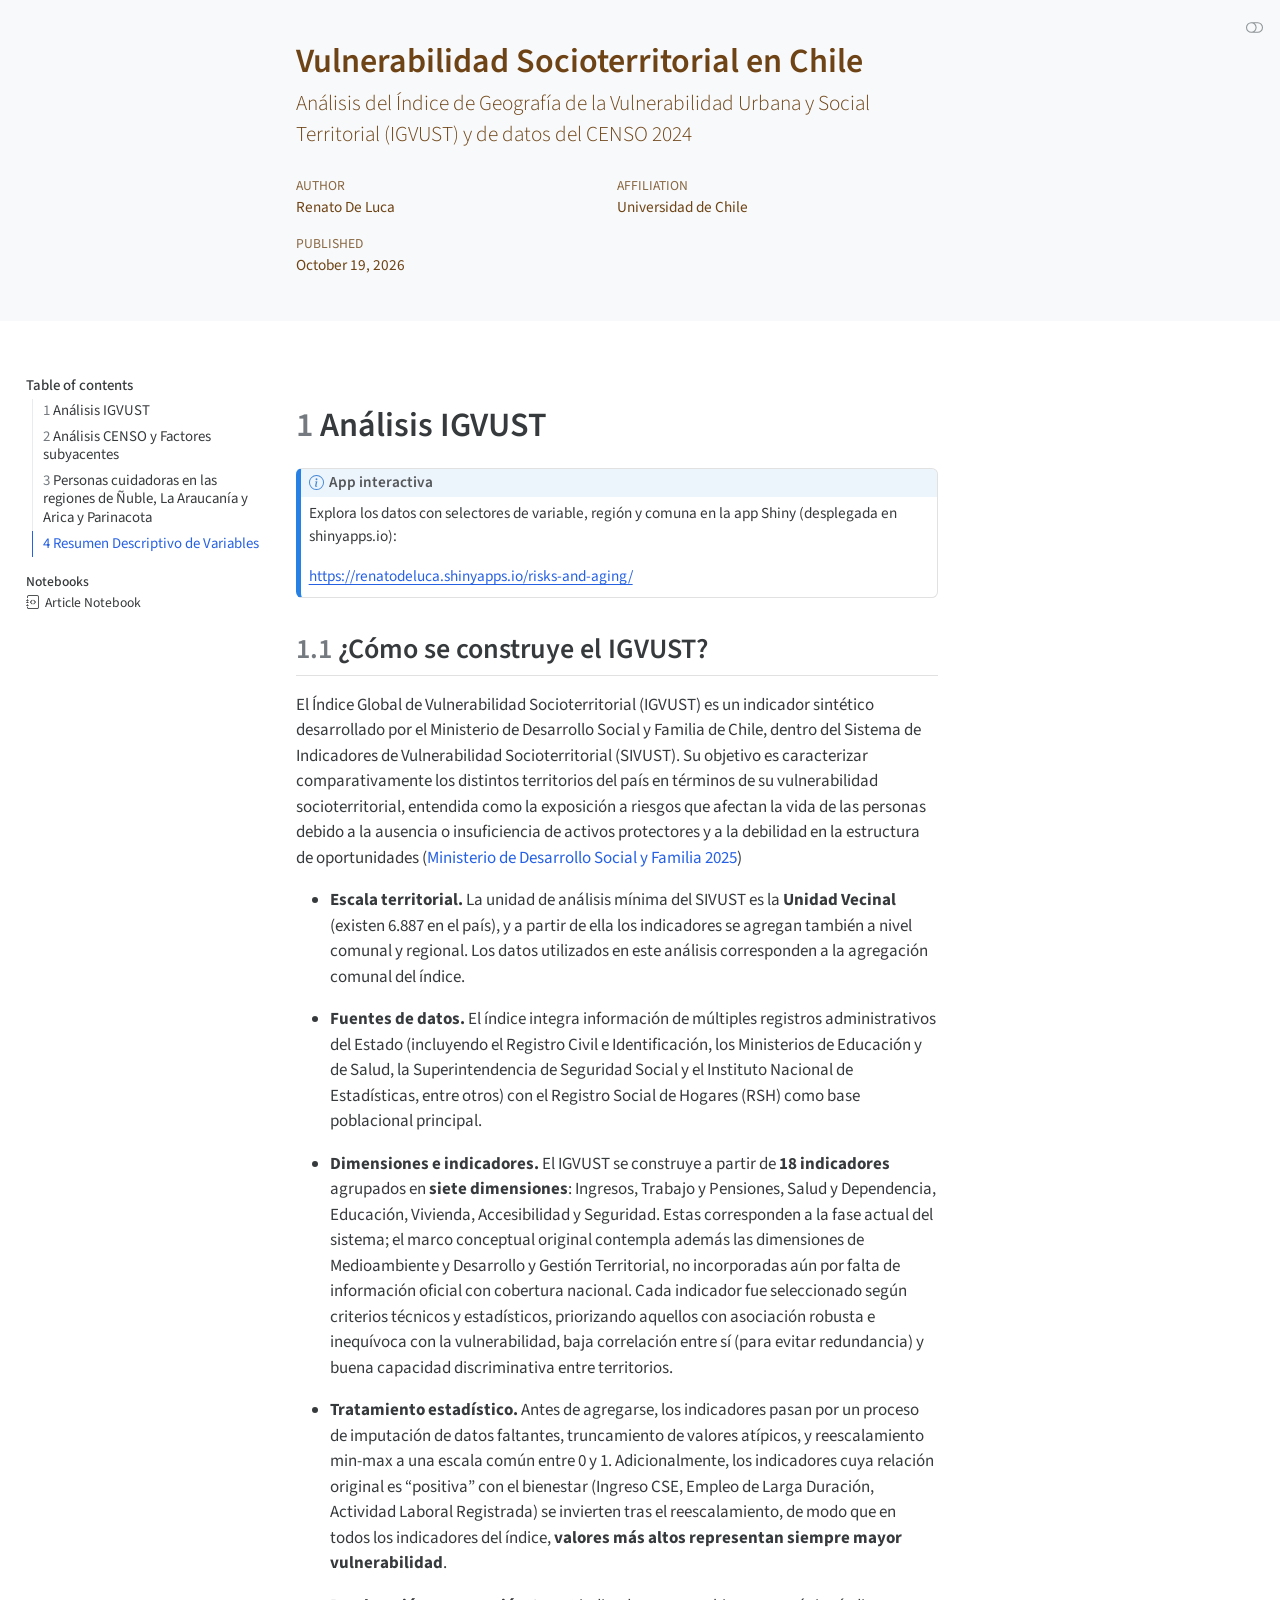
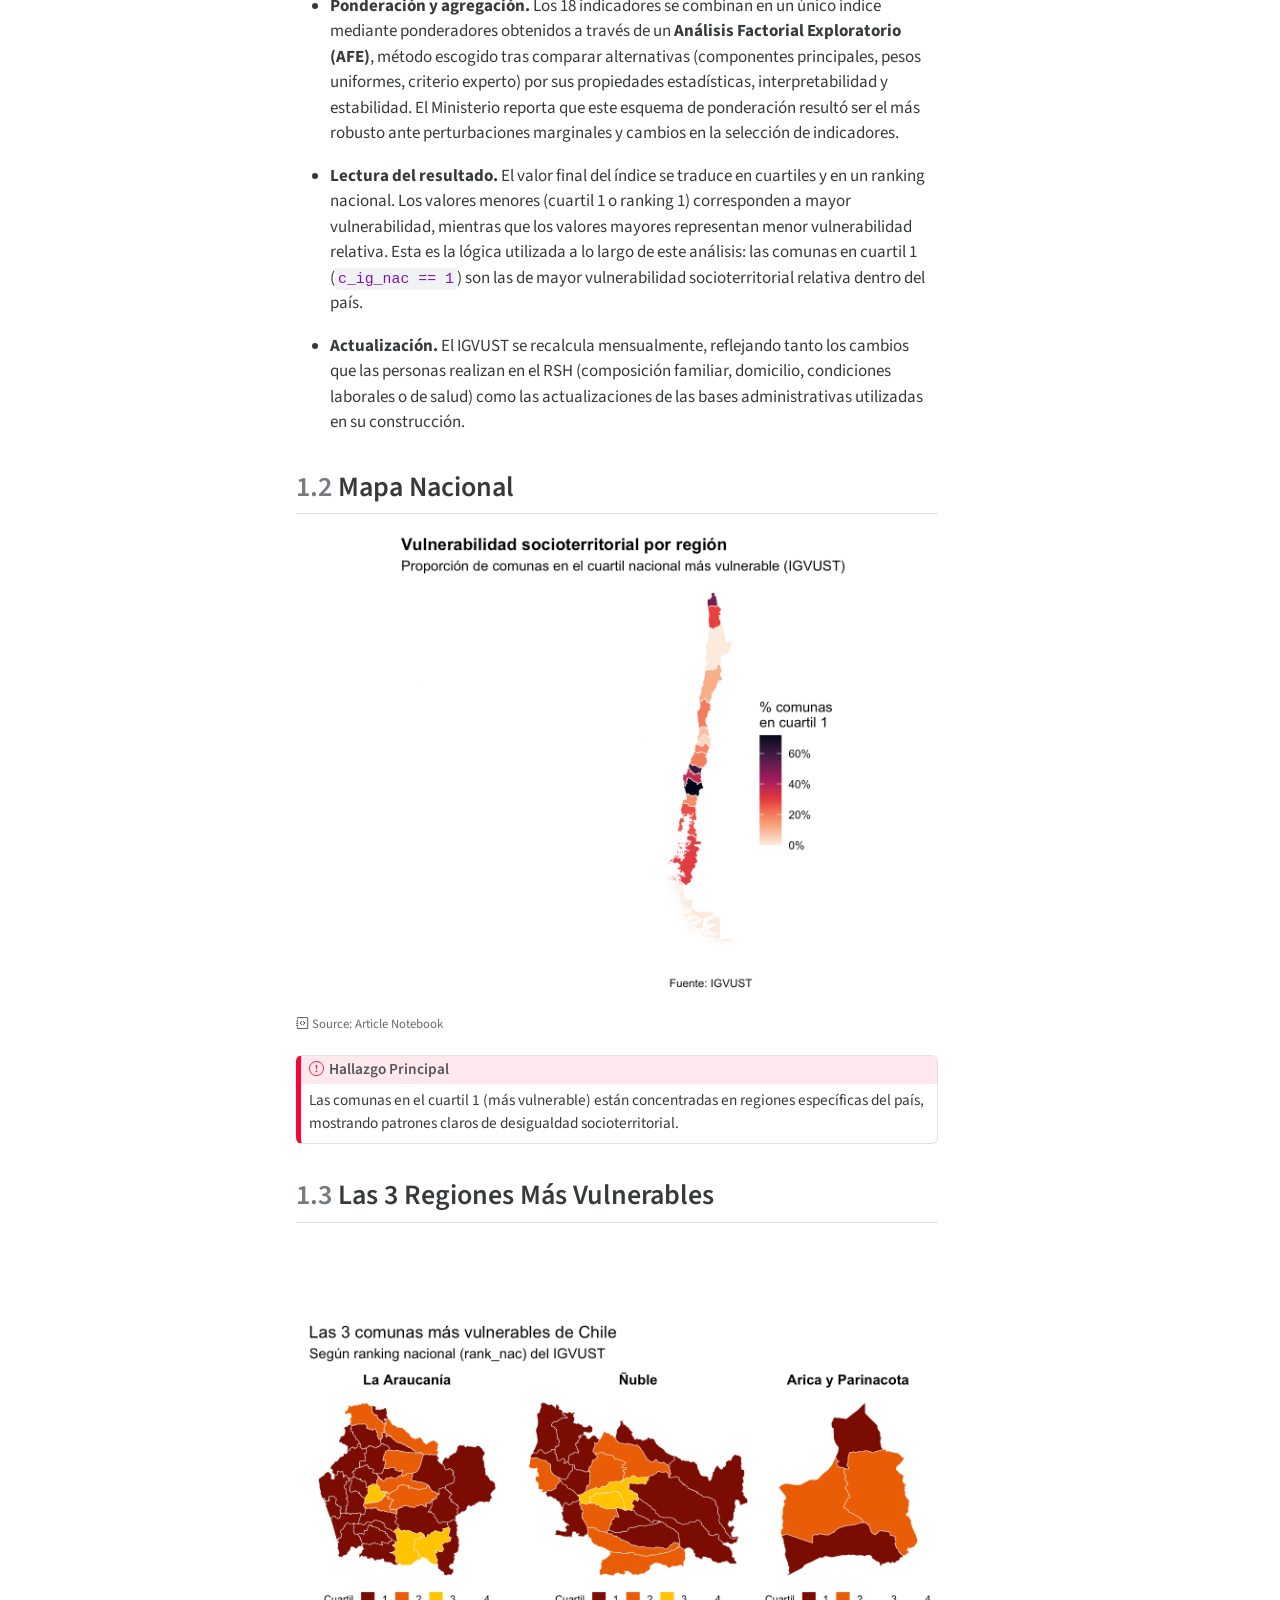
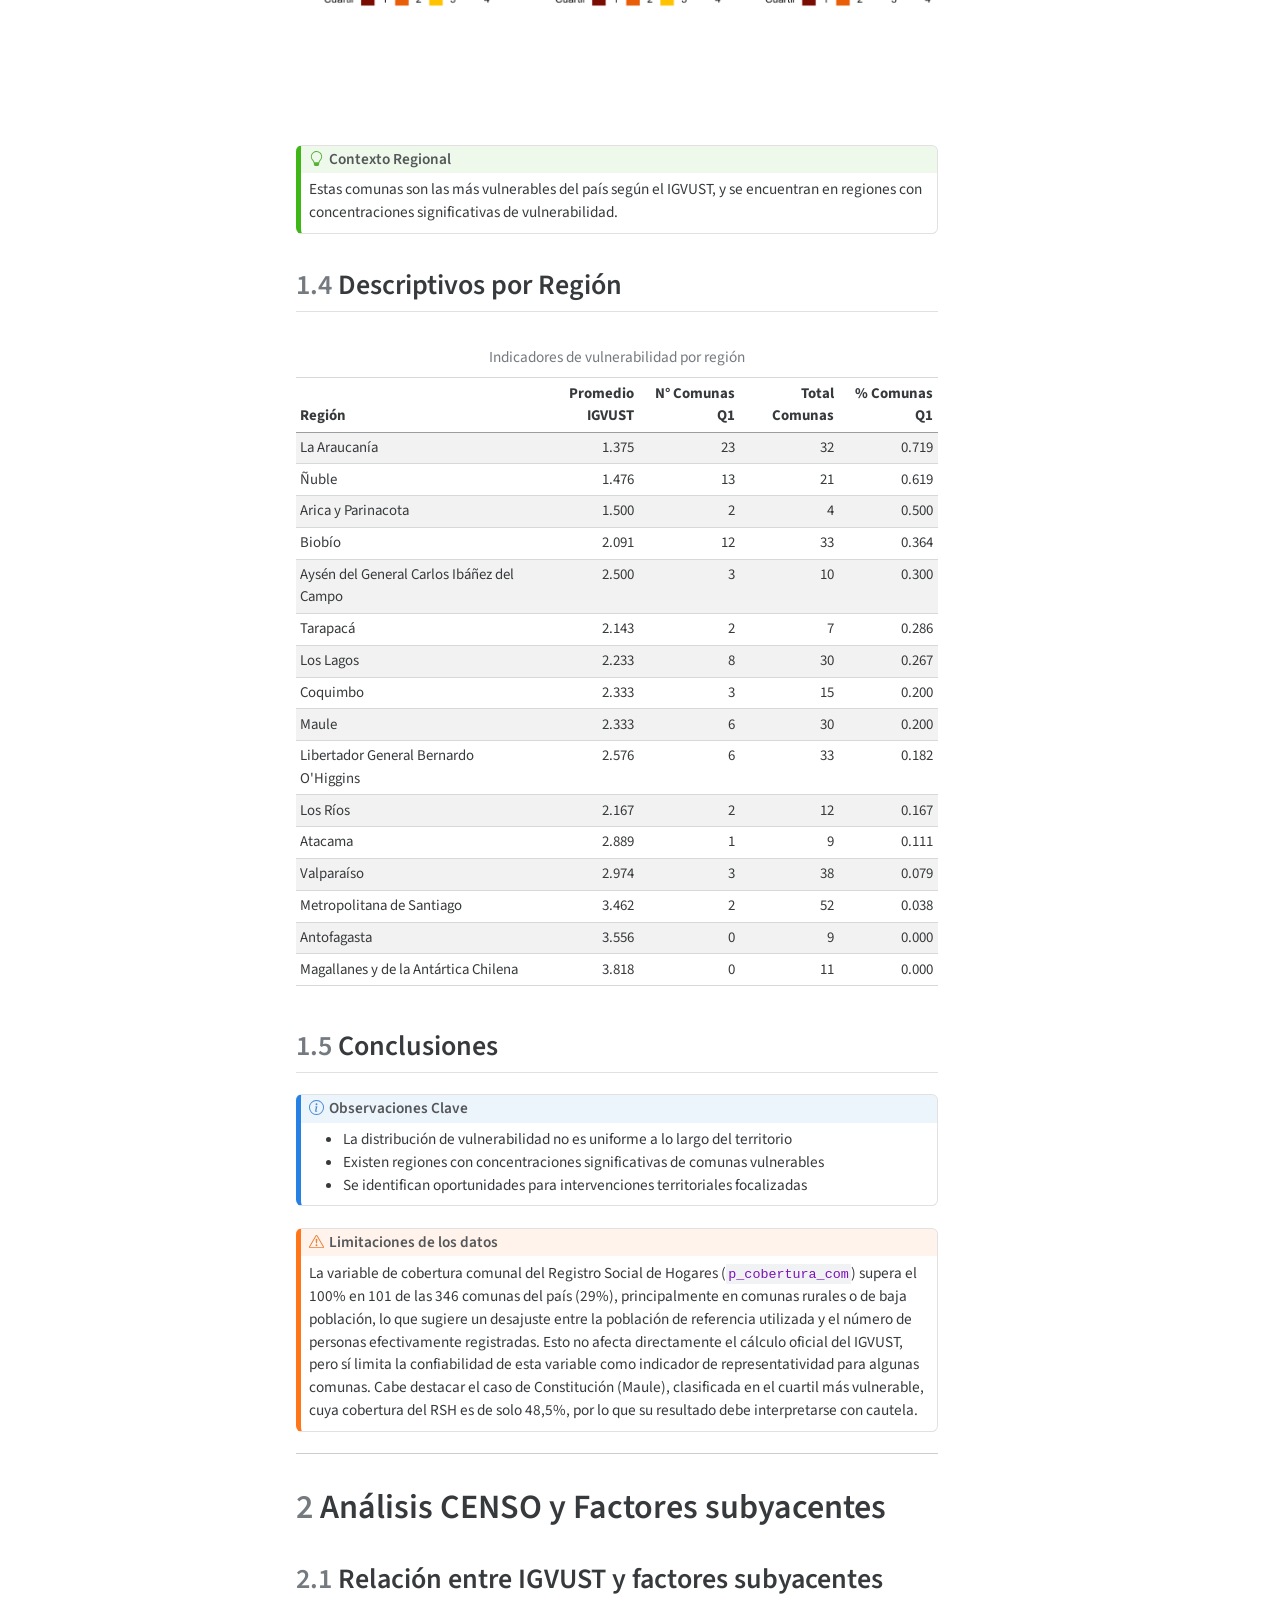
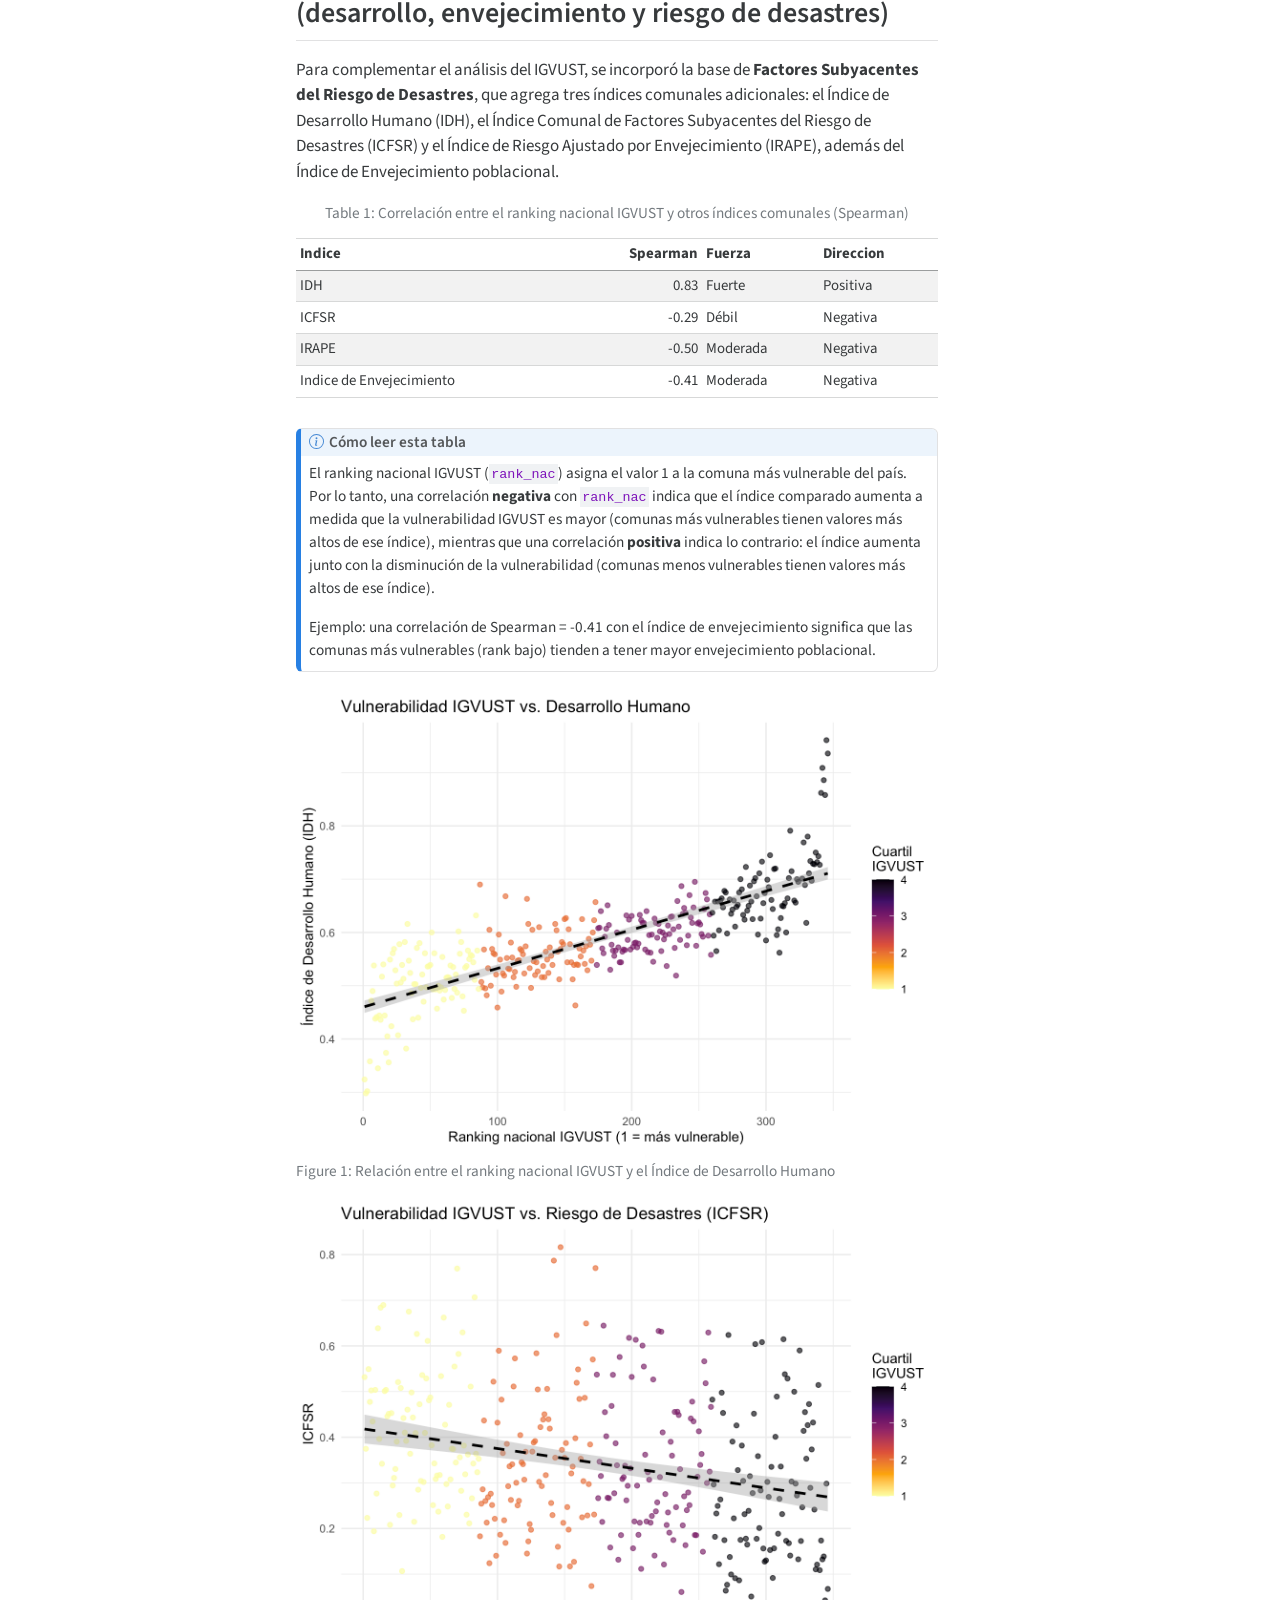
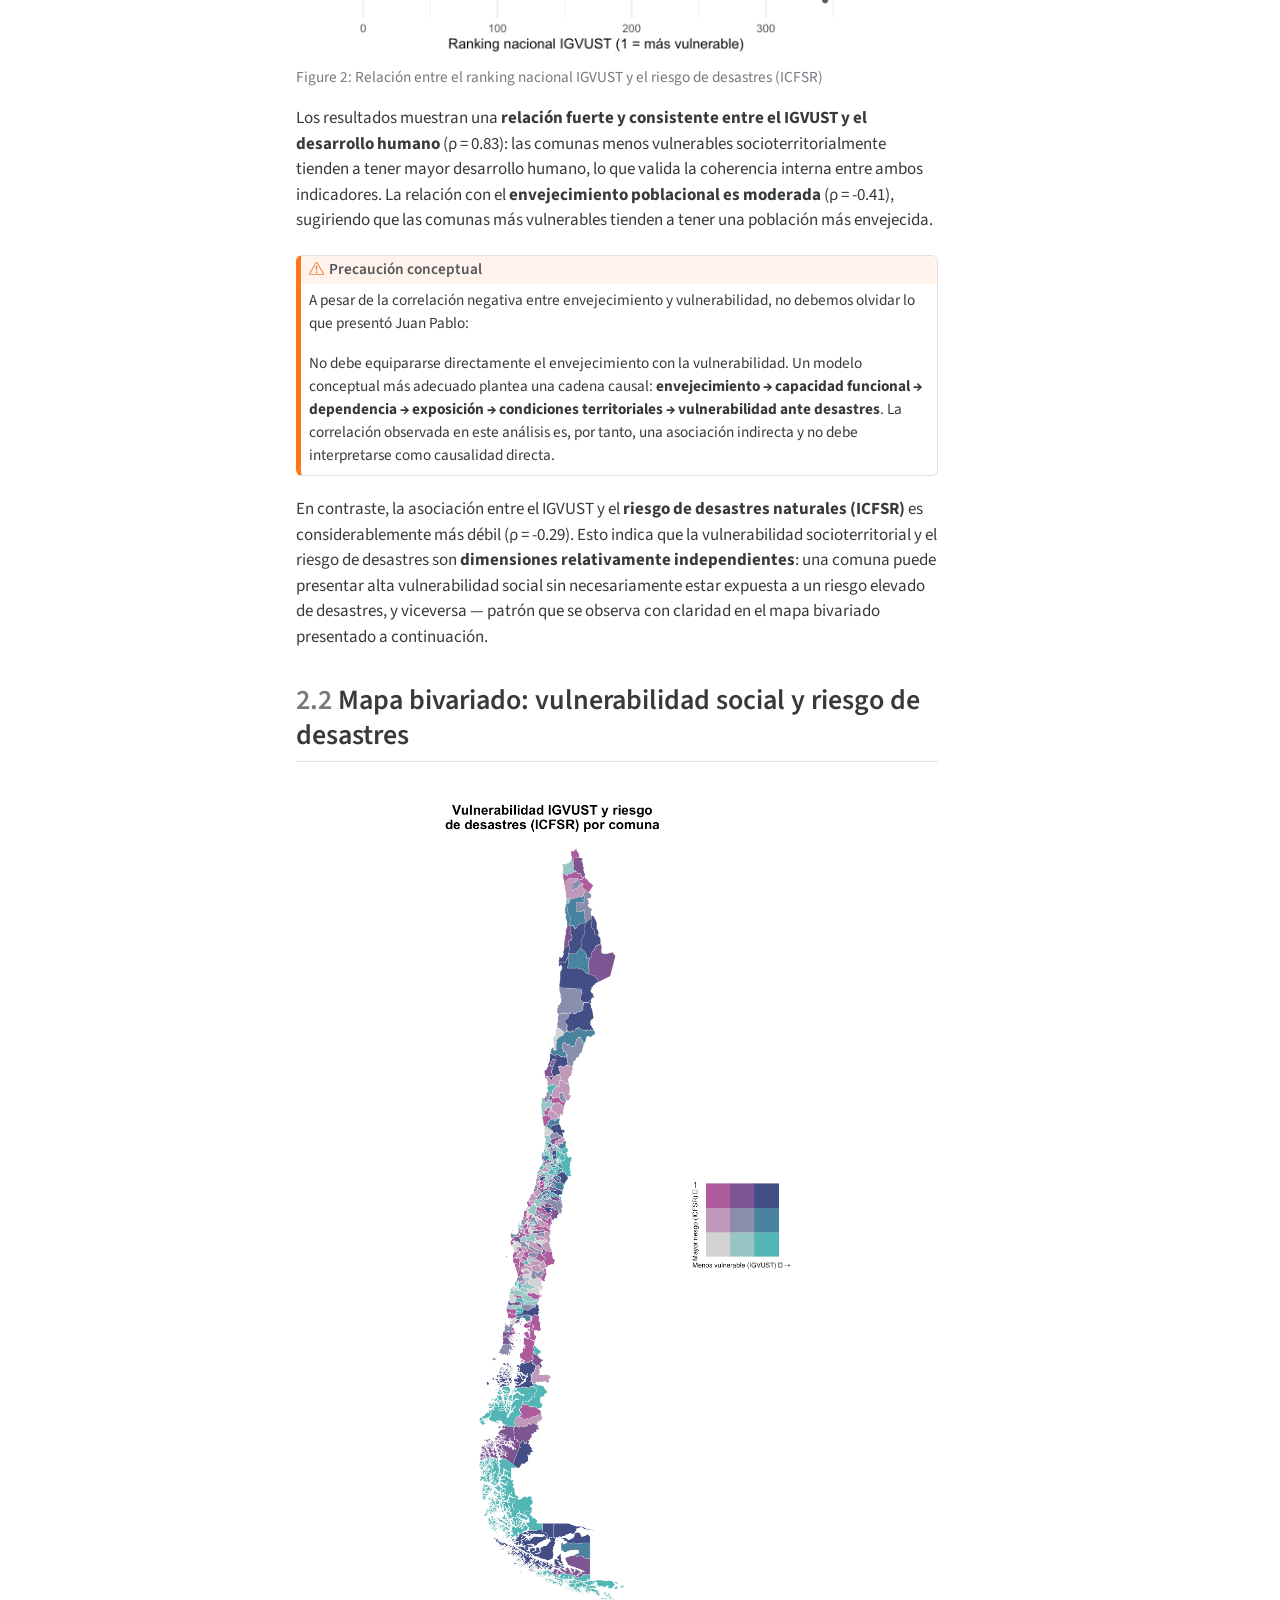
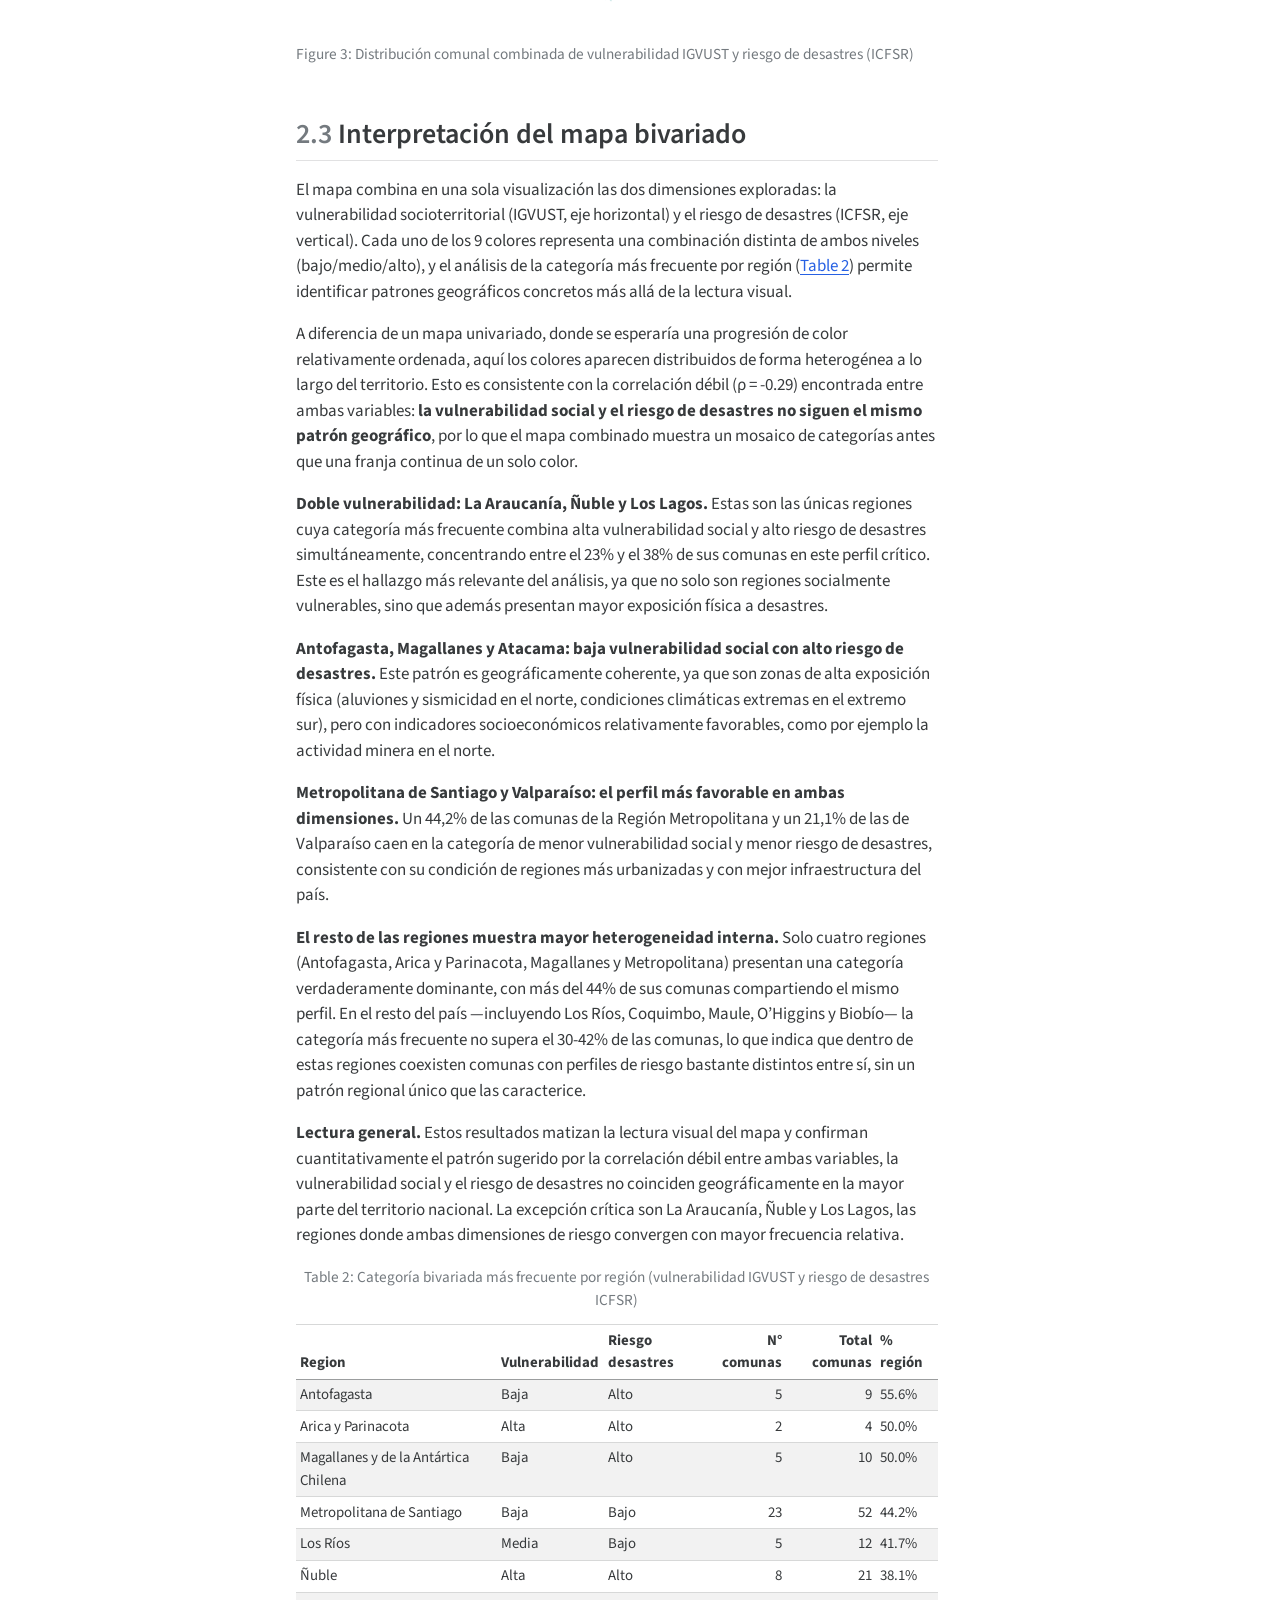
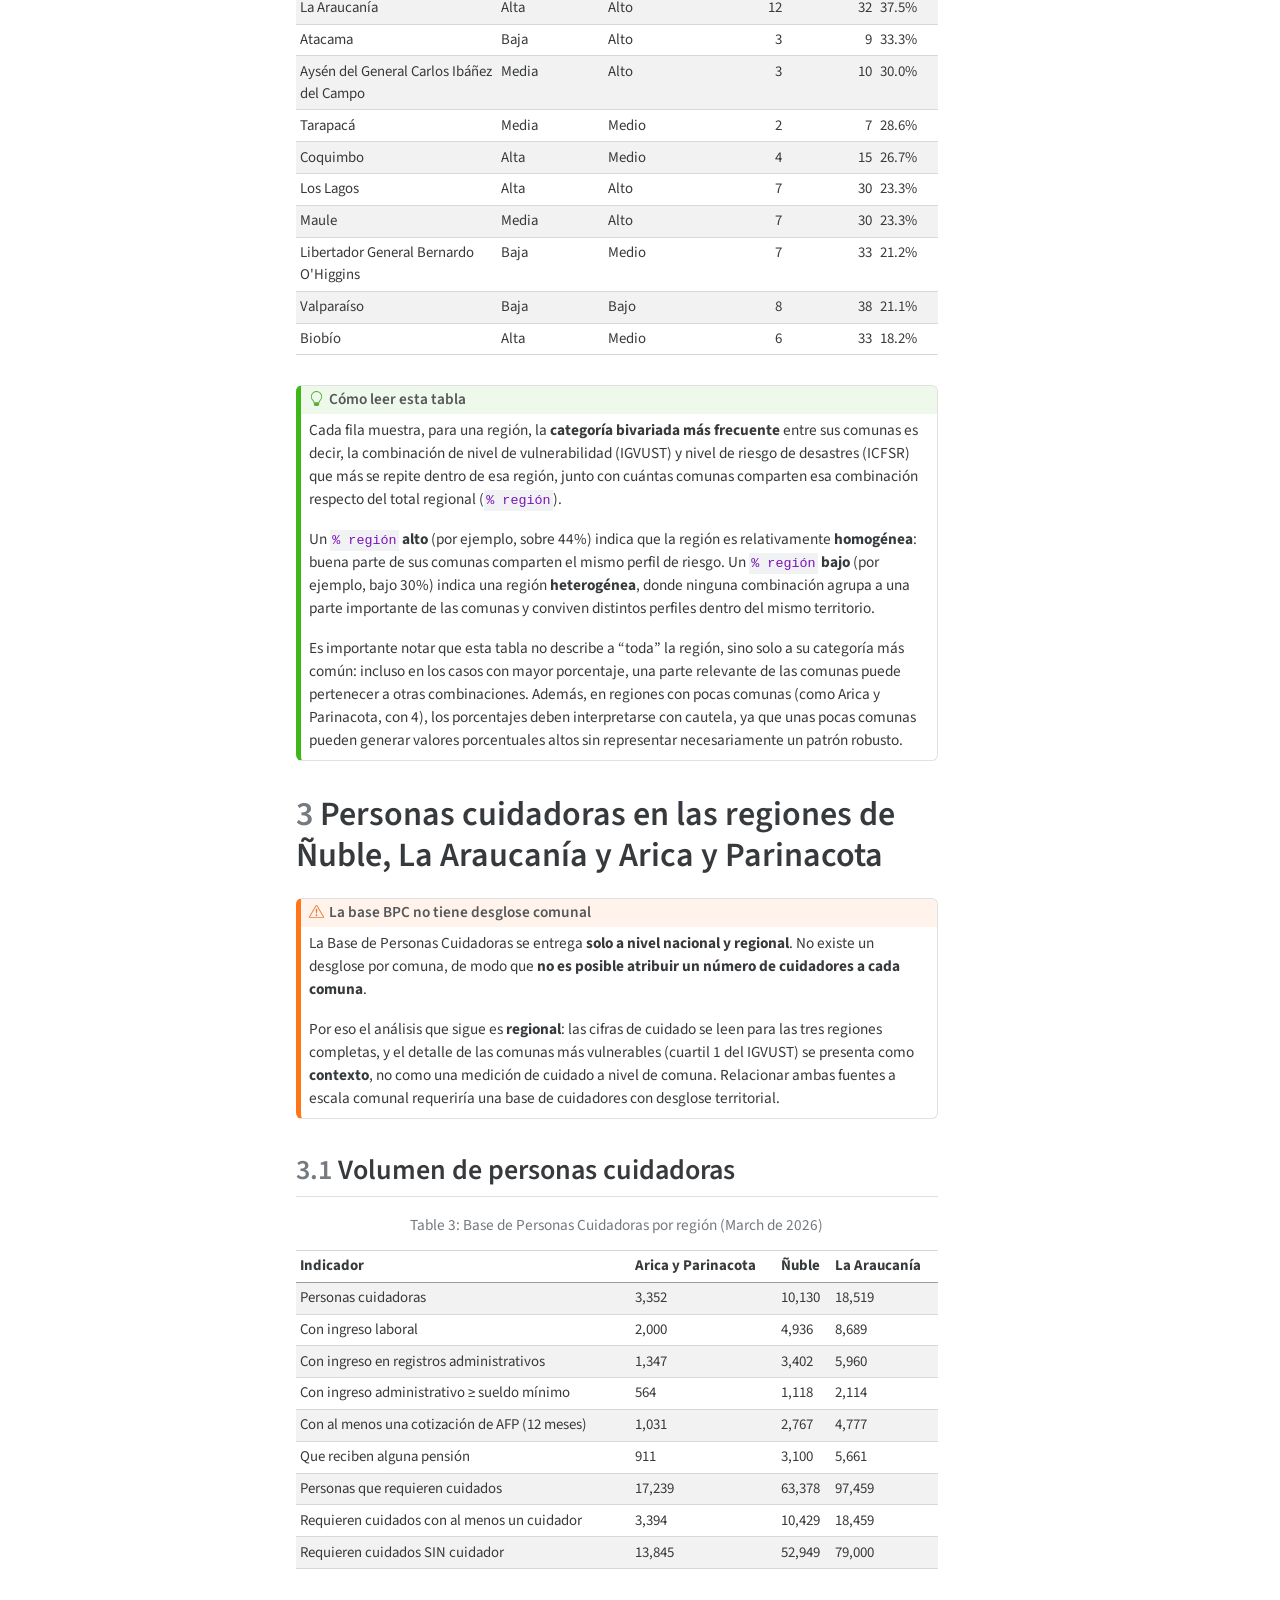
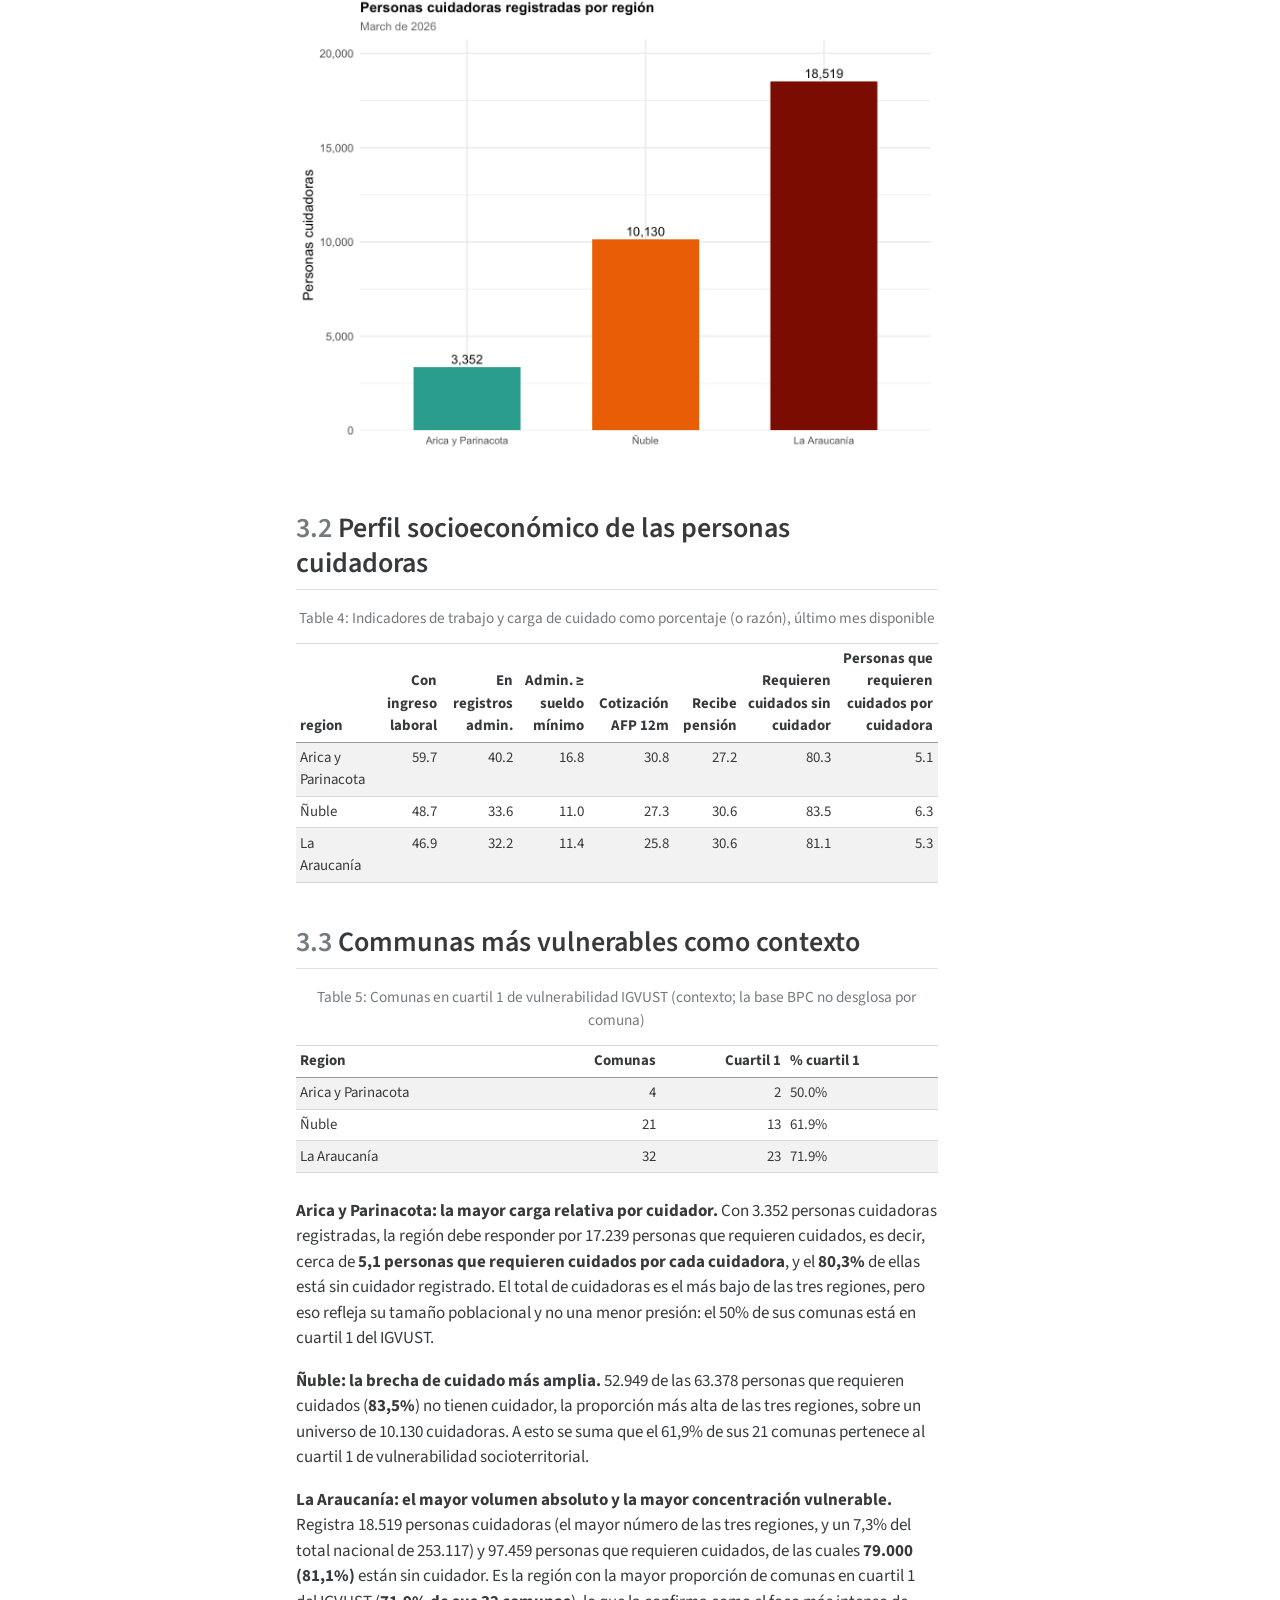
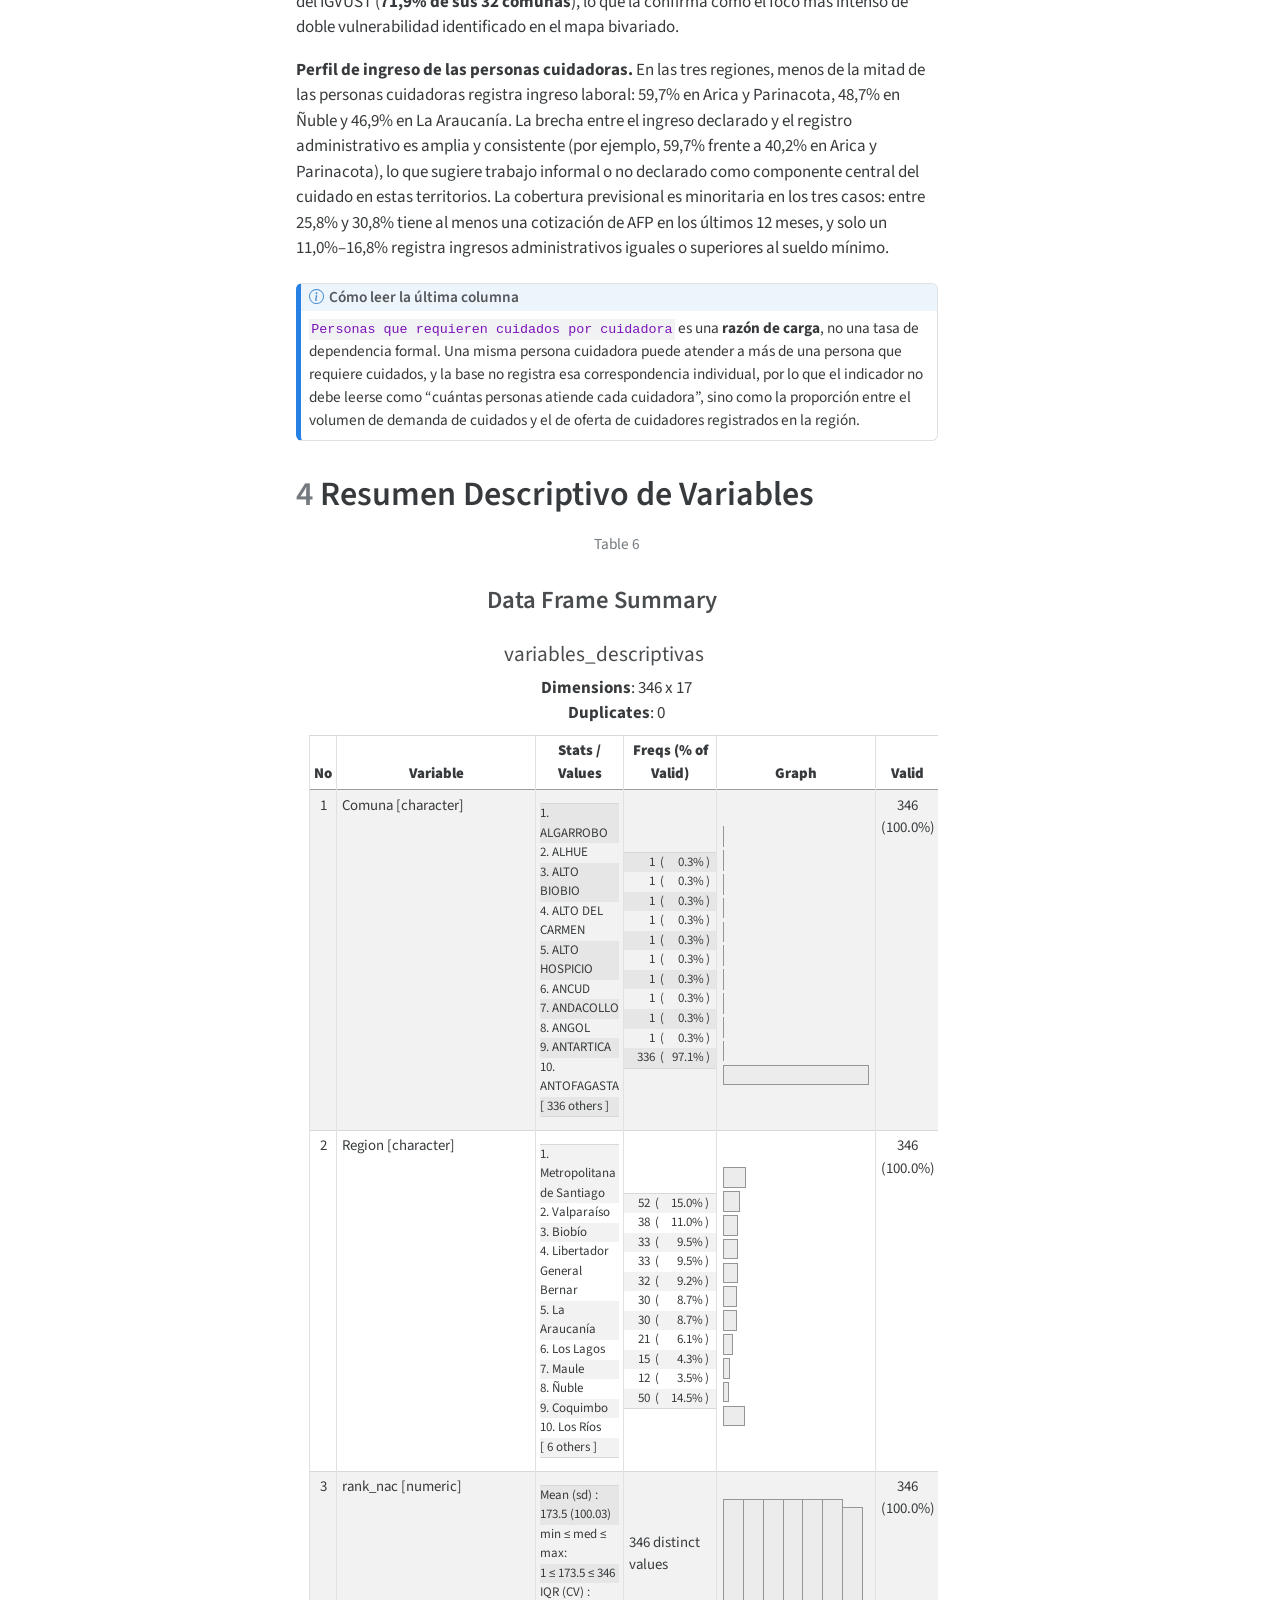
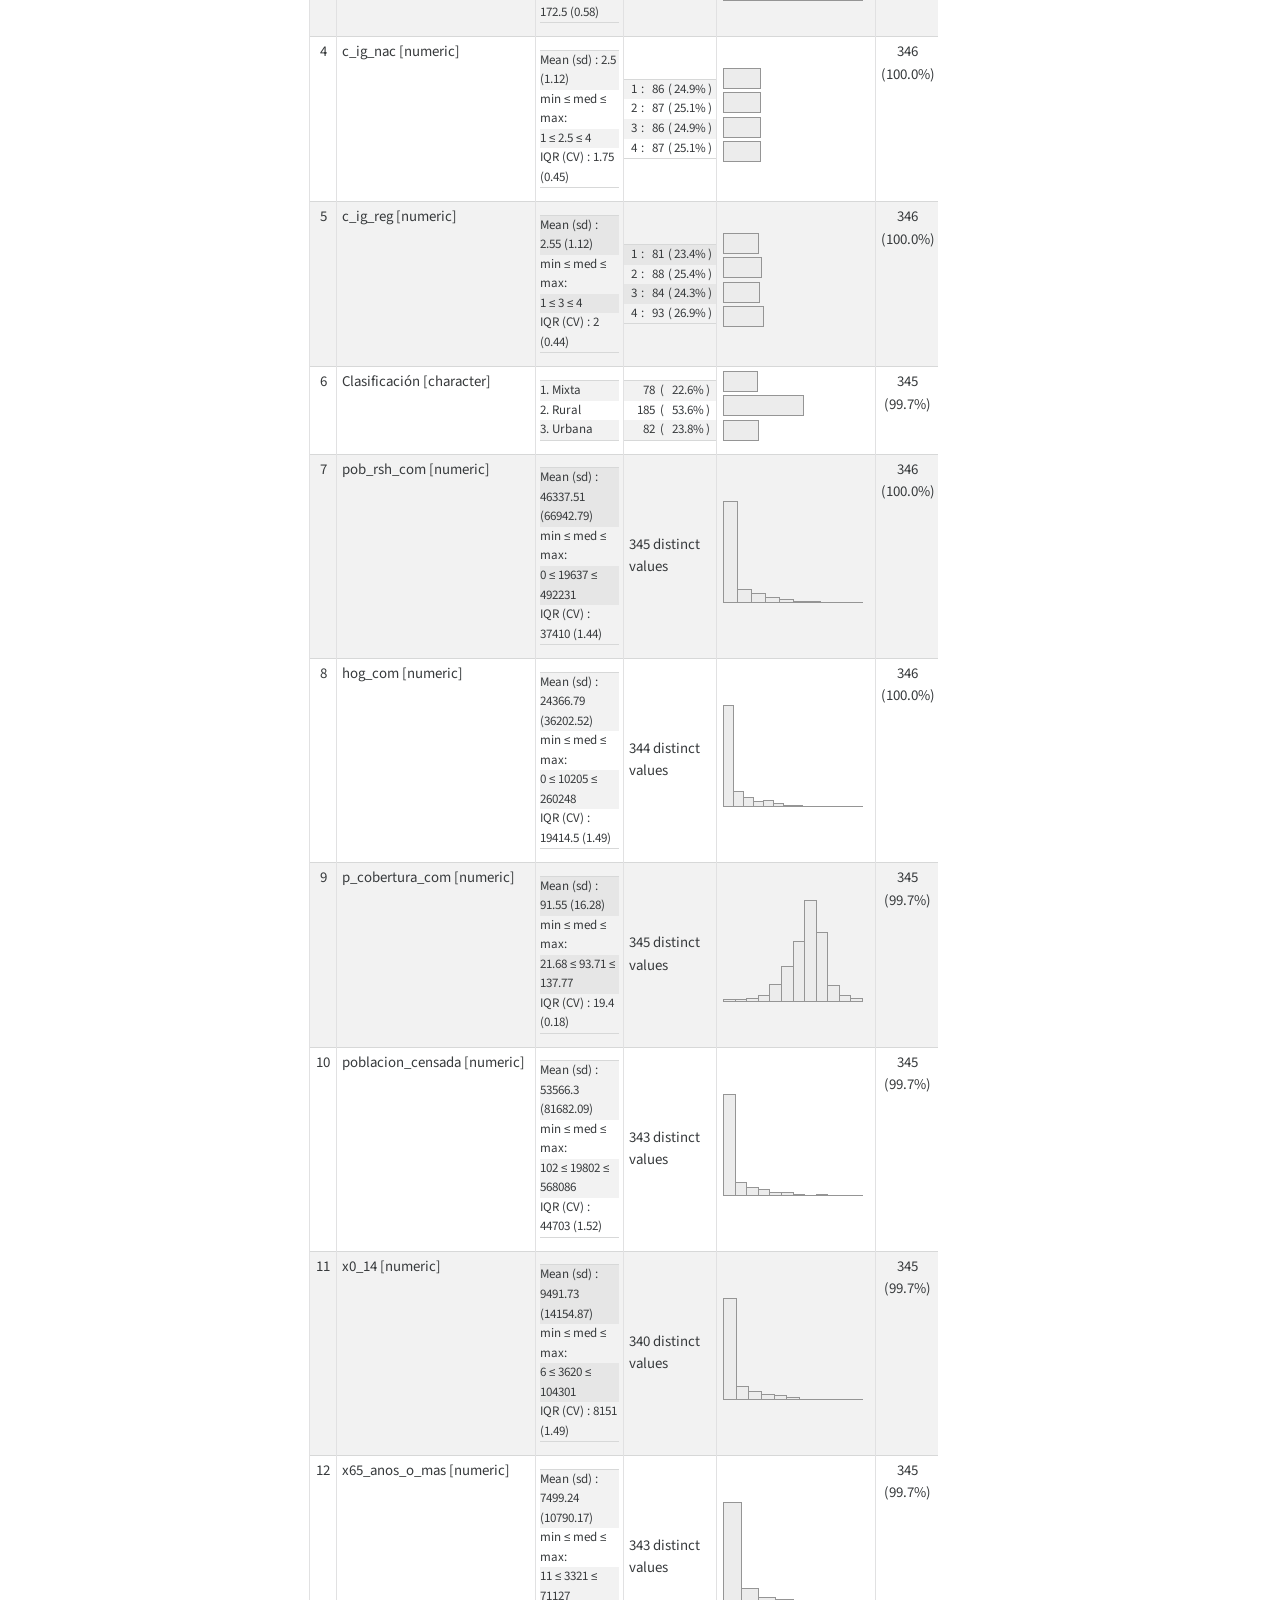
<file: docs/index.html>
<!DOCTYPE html>
<html xmlns="http://www.w3.org/1999/xhtml" lang="en" xml:lang="en"><head>

<meta charset="utf-8">
<meta name="generator" content="quarto-1.9.37">

<meta name="viewport" content="width=device-width, initial-scale=1.0, user-scalable=yes">

<meta name="dcterms.date" content="2026-10-19">

<title>Vulnerabilidad Socioterritorial en Chile</title>
<style>
/* Default styles provided by pandoc.
** See https://pandoc.org/MANUAL.html#variables-for-html for config info.
*/
code{white-space: pre-wrap;}
span.smallcaps{font-variant: small-caps;}
div.columns{display: flex; gap: min(4vw, 1.5em);}
div.column{flex: auto; overflow-x: auto;}
div.hanging-indent{margin-left: 1.5em; text-indent: -1.5em;}
ul.task-list{list-style: none;}
ul.task-list li input[type="checkbox"] {
  width: 0.8em;
  margin: 0 0.8em 0.2em -1em; /* quarto-specific, see https://github.com/quarto-dev/quarto-cli/issues/4556 */ 
  vertical-align: middle;
}
/* CSS for citations */
div.csl-bib-body { }
div.csl-entry {
  clear: both;
}
.hanging-indent div.csl-entry {
  margin-left:2em;
  text-indent:-2em;
}
div.csl-left-margin {
  min-width:2em;
  float:left;
}
div.csl-right-inline {
  margin-left:2em;
  padding-left:1em;
}
div.csl-indent {
  margin-left: 2em;
}</style>


<script src="site_libs/clipboard/clipboard.min.js"></script>
<script src="site_libs/quarto-html/quarto.js" type="module"></script>
<script src="site_libs/quarto-html/tabsets/tabsets.js" type="module"></script>
<script src="site_libs/quarto-html/popper.min.js"></script>
<script src="site_libs/quarto-html/tippy.umd.min.js"></script>
<script src="site_libs/quarto-html/anchor.min.js"></script>
<link href="site_libs/quarto-html/tippy.css" rel="stylesheet">
<link href="site_libs/quarto-html/quarto-syntax-highlighting-7f8f88aac4f3542376d5c11b86a4c14d.css" rel="stylesheet" class="quarto-color-scheme" id="quarto-text-highlighting-styles">
<link href="site_libs/quarto-html/quarto-syntax-highlighting-dark-d0ae9245876894da5ac7e18953ecc5cc.css" rel="stylesheet" class="quarto-color-scheme quarto-color-alternate" id="quarto-text-highlighting-styles">
<link href="site_libs/quarto-html/quarto-syntax-highlighting-7f8f88aac4f3542376d5c11b86a4c14d.css" rel="stylesheet" class="quarto-color-scheme-extra" id="quarto-text-highlighting-styles">
<script src="site_libs/bootstrap/bootstrap.min.js"></script>
<link href="site_libs/bootstrap/bootstrap-icons.css" rel="stylesheet">
<link href="site_libs/bootstrap/bootstrap-8ffd5f67044e5306d9846f29df41dda5.min.css" rel="stylesheet" append-hash="true" class="quarto-color-scheme" id="quarto-bootstrap" data-mode="light">
<link href="site_libs/bootstrap/bootstrap-dark-e9c089065520923051751262ebb12d2f.min.css" rel="stylesheet" append-hash="true" class="quarto-color-scheme quarto-color-alternate" id="quarto-bootstrap" data-mode="dark">
<link href="site_libs/bootstrap/bootstrap-8ffd5f67044e5306d9846f29df41dda5.min.css" rel="stylesheet" append-hash="true" class="quarto-color-scheme-extra" id="quarto-bootstrap" data-mode="light">
<script src="site_libs/quarto-contrib/glightbox/glightbox.min.js"></script>
<link href="site_libs/quarto-contrib/glightbox/glightbox.min.css" rel="stylesheet">
<link href="site_libs/quarto-contrib/glightbox/lightbox.css" rel="stylesheet">
<style>html{ scroll-behavior: smooth; }</style>
<script async="" src="https://hypothes.is/embed.js"></script>
<script>
  window.document.addEventListener("DOMContentLoaded", function (_event) {
    document.body.classList.add('hypothesis-enabled');
  });
</script>
<style>

      .quarto-title-block .quarto-title-banner h1,
      .quarto-title-block .quarto-title-banner h2,
      .quarto-title-block .quarto-title-banner h3,
      .quarto-title-block .quarto-title-banner h4,
      .quarto-title-block .quarto-title-banner h5,
      .quarto-title-block .quarto-title-banner h6
      {
        color: #6e4416;
      }

      .quarto-title-block .quarto-title-banner {
        color: #6e4416;
      }
</style>


<meta name="citation_title" content="Vulnerabilidad Socioterritorial en Chile">
<meta name="citation_author" content="Renato De Luca">
<meta name="citation_publication_date" content="2026-10-19">
<meta name="citation_cover_date" content="2026-10-19">
<meta name="citation_year" content="2026">
<meta name="citation_online_date" content="2026-10-19">
<meta name="citation_language" content="en">
<meta name="citation_reference" content="citation_title=From mandates to mechanisms: Institutional vulnerability, decentralized governance, and the challenges of local disaster risk reduction implementation;,citation_author=I. Alcántara-Ayala;,citation_author=et al.;,citation_publication_date=2025;,citation_cover_date=2025;,citation_year=2025;,citation_journal_title=International Journal of Disaster Risk Science;">
<meta name="citation_reference" content="citation_title=Los adultos mayores y las catástrofes: Preparación y respuesta;,citation_author=American Association for Geriatric Psychiatry [AAGP];,citation_publication_date=2024;,citation_cover_date=2024;,citation_year=2024;">
<meta name="citation_reference" content="citation_title=Staying despite disaster risks: Place attachment, voluntary immobility and adaptation in Tajikistan’s Pamir Mountains;,citation_author=S. Blondin;,citation_publication_date=2021;,citation_cover_date=2021;,citation_year=2021;,citation_journal_title=Geoforum;">
<meta name="citation_reference" content="citation_title=Disaster awareness and preparedness among older adults in Canada regarding floods, wildfires, and earthquakes;,citation_author=E. Bogdan;,citation_author=R. Krueger;,citation_author=J. Wright;,citation_author=K. Woods;,citation_author=S. Cottar;,citation_publication_date=2024;,citation_cover_date=2024;,citation_year=2024;,citation_issue=2;,citation_doi=10.1007/s13753-024-00555-9;,citation_volume=15;,citation_journal_title=International Journal of Disaster Risk Science;">
<meta name="citation_reference" content="citation_title=Lessons from the implementation of the Sendai Framework for Disaster Risk Reduction from Latin America and the Caribbean;,citation_author=M. Cabral-Ramírez;,citation_author=et al.;,citation_publication_date=2025;,citation_cover_date=2025;,citation_year=2025;,citation_journal_title=International Journal of Disaster Risk Science;">
<meta name="citation_reference" content="citation_title=Políticas y sistemas integrales de cuidados de largo plazo en América Latina y el Caribe;,citation_author=Comisión Económica para América Latina y el Caribe [CEPAL];,citation_publication_date=2023;,citation_cover_date=2023;,citation_year=2023;">
<meta name="citation_reference" content="citation_title=Place attachment and climate adaptation in older adults: A proposed theoretical model;,citation_author=P. De Gea-Grela;,citation_author=et al.;,citation_publication_date=2025;,citation_cover_date=2025;,citation_year=2025;,citation_journal_title=Journal for the Theory of Social Behaviour;">
<meta name="citation_reference" content="citation_title=Resiliencia comunitaria y gestión de riesgo de desastre en comunidades de la región del Biobío, Chile;,citation_author=A. P. Fuentes Aguilar;,citation_author=F. J. D’Silva Signe;,citation_publication_date=2025;,citation_cover_date=2025;,citation_year=2025;,citation_issue=2;,citation_volume=9;,citation_journal_title=Revista de Estudios Latinoamericanos sobre Reducción del Riesgo de Desastres (REDER);">
<meta name="citation_reference" content="citation_title=The changing social vulnerability in Shanghai during 2000–2020 and its implications for risk management;,citation_author=X. Huang;,citation_author=et al.;,citation_publication_date=2024;,citation_cover_date=2024;,citation_year=2024;,citation_journal_title=International Journal of Disaster Risk Reduction;">
<meta name="citation_reference" content="citation_title=Conceptualizing community resilience and the social dimensions of risk to overcome barriers to disaster risk reduction and sustainable development;,citation_author=A. J. Imperiale;,citation_author=F. Vanclay;,citation_publication_date=2021;,citation_cover_date=2021;,citation_year=2021;,citation_journal_title=Sustainable Development;">
<meta name="citation_reference" content="citation_title=Personas mayores y desastres: Aprendizajes para la implementación de políticas públicas luego del mega-incendio de 2024 en Valparaíso, Chile;,citation_author=P. Jara Jara;,citation_publication_date=2025;,citation_cover_date=2025;,citation_year=2025;,citation_issue=1;,citation_volume=9;,citation_journal_title=Revista de Estudios Latinoamericanos sobre Reducción del Riesgo de Desastres (REDER);">
<meta name="citation_reference" content="citation_title=Ageing in place in disaster prone rural coastal communities: A case study of Tai O Village in Hong Kong;,citation_author=C. Kwan;,citation_author=et al.;,citation_publication_date=2021;,citation_cover_date=2021;,citation_year=2021;,citation_journal_title=Sustainability;">
<meta name="citation_reference" content="citation_title=Factors influencing disaster preparedness behaviors of older adults;,citation_author=K.-M. Liao;,citation_author=S.-C. Hu;,citation_publication_date=2025;,citation_cover_date=2025;,citation_year=2025;,citation_journal_title=PLOS ONE;">
<meta name="citation_reference" content="citation_title=Social vulnerability indices: A scoping review;,citation_author=J. C. Mah;,citation_author=J. L. Penwarden;,citation_author=H. Pott;,citation_author=O. Theou;,citation_author=M. K. Andrew;,citation_publication_date=2023;,citation_cover_date=2023;,citation_year=2023;,citation_journal_title=BMC Public Health;">
<meta name="citation_reference" content="citation_title=Social vulnerability indicators for flooding in Aotearoa New Zealand;,citation_author=K. Mason;,citation_author=et al.;,citation_publication_date=2021;,citation_cover_date=2021;,citation_year=2021;,citation_journal_title=International Journal of Environmental Research and Public Health;">
<meta name="citation_reference" content="citation_title=Informe de Resultados del Índice Global de Vulnerabilidad Socioterritorial (IGVUST);,citation_author=Ministerio de Desarrollo Social y Familia;,citation_publication_date=2025;,citation_cover_date=2025;,citation_year=2025;">
<meta name="citation_reference" content="citation_title=Informe Metodológico: Sistema de Indicadores de Vulnerabilidad Socioterritorial;,citation_author=Ministerio de Desarrollo Social y Familia;,citation_publication_date=2025;,citation_cover_date=2025;,citation_year=2025;,citation_technical_report_institution=Subsecretaría de Evaluación Social, Ministerio de Desarrollo Social y Familia, Gobierno de Chile;">
<meta name="citation_reference" content="citation_title=Reconceptualizing community-based disaster risk management: From external-led projects to community-centered resilience building through a systematic review;,citation_author=A. Moktan;,citation_author=et al.;,citation_publication_date=2026;,citation_cover_date=2026;,citation_year=2026;,citation_journal_title=Progress in Disaster Science;">
<meta name="citation_reference" content="citation_title=Experience and local memory of older people in the face of disasters: A systematic review;,citation_author=C. Navarrete-Valladares;,citation_author=J. Sandoval-Díaz;,citation_author=E. Sandoval-Obando;,citation_publication_date=2023;,citation_cover_date=2023;,citation_year=2023;,citation_doi=10.3389/fpubh.2023.1163561;,citation_volume=11;,citation_journal_title=Frontiers in Public Health;">
<meta name="citation_reference" content="citation_title=Vulnerabilidad y capacidad adaptativa de personas mayores ante el cambio climático: Una revisión sistemática;,citation_author=C. Navarrete-Valladares;,citation_author=J. Sandoval;,citation_publication_date=2024;,citation_cover_date=2024;,citation_year=2024;,citation_issue=2;,citation_doi=10.30849/ripijp.v58i2.1840;,citation_volume=58;,citation_journal_title=Revista Interamericana de Psicología / Interamerican Journal of Psychology;">
<meta name="citation_reference" content="citation_title=Dimensiones de la gobernanza del riesgo de desastres: Una revisión sistemática;,citation_author=M. A. Núñez;,citation_author=C. Ocampo-Salazar;,citation_publication_date=2025;,citation_cover_date=2025;,citation_year=2025;,citation_issue=1;,citation_doi=10.55467/reder.v9i1.177;,citation_volume=9;,citation_journal_title=Revista de Estudios Latinoamericanos sobre Reducción del Riesgo de Desastres (REDER);">
<meta name="citation_reference" content="citation_title=Percepción del riesgo de desastres socionaturales en habitantes del Municipio de La Florida, Nariño, Colombia;,citation_author=Ojeda-Rosero;,citation_author=C. E. (Ed.);,citation_publication_date=2024;,citation_cover_date=2024;,citation_year=2024;,citation_journal_title=Redalyc / Revista de investigación;">
<meta name="citation_reference" content="citation_title=Climate change and healthy ageing: An assessment of the impact of climate hazards on older people;,citation_author=M. Prina;,citation_author=M. Khondoker;,citation_author=S. Cabral-Gutiérrez;,citation_author=B. C. M. Stephan;,citation_publication_date=2024;,citation_cover_date=2024;,citation_year=2024;,citation_journal_title=Journal of Global Health;">
<meta name="citation_reference" content="citation_title=An empirical social vulnerability map for flood risk assessment at global scale (&amp;amp;amp;quot;GlobE-SoVI&amp;quot;);,citation_author=L. Reimann;,citation_author=A. T. Vafeidis;,citation_author=J. L. Merkens;,citation_publication_date=2024;,citation_cover_date=2024;,citation_year=2024;,citation_journal_title=Earth’s Future;">
<meta name="citation_reference" content="citation_title=Capacidad estatal y vulnerabilidad ante el riesgo de desastres: El caso del megaincendio de 2014 en Valparaíso, Chile;,citation_author=R. Rivas;,citation_author=L. Maldonado;,citation_author=K. Campos;,citation_author=L. Ojeda;,citation_publication_date=2024;,citation_cover_date=2024;,citation_year=2024;,citation_issue=2;,citation_doi=10.55467/reder.v8i2.168;,citation_volume=8;,citation_journal_title=Revista de Estudios Latinoamericanos sobre Reducción del Riesgo de Desastres (REDER);">
<meta name="citation_reference" content="citation_title=Community mapping based on Milton Santos as a tool for disaster response and risk management in self-built communities: Case study of El Pacífico, Medellín, Colombia;,citation_author=L. A. Rivera Flórez;,citation_author=et al.;,citation_publication_date=2024;,citation_cover_date=2024;,citation_year=2024;,citation_journal_title=Cogent Social Sciences;">
<meta name="citation_reference" content="citation_title=Disaster awareness, disaster risk perceptions, and disaster risk communication among older adults in Niğde, Türkiye;,citation_author=Ç. Samancı Tekin;,citation_author=N. Ozkan;,citation_publication_date=2026;,citation_cover_date=2026;,citation_year=2026;,citation_issue=2;,citation_doi=10.1007/s10823-026-09584-x;,citation_volume=41;,citation_journal_title=Journal of Cross-Cultural Gerontology;">
<meta name="citation_reference" content="citation_title=Apego al lugar y percepción del riesgo volcánico en personas mayores de Ñuble, Chile;,citation_author=J. Sandoval-Díaz;,citation_author=S. R. Monsalves-Peña;,citation_author=V. Vejar-Valle;,citation_author=C. Bravo-Ferretti;,citation_publication_date=2022;,citation_cover_date=2022;,citation_year=2022;,citation_issue=46;,citation_volume=25;,citation_journal_title=Revista Urbano;">
<meta name="citation_reference" content="citation_title=Collective memories and previous experiences of older people in the face of disaster risk processes: Lessons learned, implication, and social support;,citation_author=J. Sandoval-Díaz;,citation_author=C. Navarrete-Valladares;,citation_author=C. Suazo-Muñoz;,citation_author=S. Martínez-Labrín;,citation_publication_date=2023;,citation_cover_date=2023;,citation_year=2023;,citation_doi=10.3389/fclim.2023.1272219;,citation_volume=5;,citation_journal_title=Frontiers in Climate;">
<meta name="citation_reference" content="citation_title=Community resilience to disaster risk in older adults: Socio-community attributes and resilient dimensions produced via participatory strategies;,citation_author=J. Sandoval-Díaz;,citation_author=C. Suazo-Muñoz;,citation_author=C. Navarrete-Valladares;,citation_publication_date=2025;,citation_cover_date=2025;,citation_year=2025;,citation_issue=5;,citation_doi=10.1002/jcop.70030;,citation_volume=53;,citation_journal_title=Journal of Community Psychology;">
<meta name="citation_reference" content="citation_title=Revisión sistemática sobre la capacidad de adaptación y resiliencia comunitaria ante desastres socionaturales en América Latina y el Caribe;,citation_author=J. Sandoval-Díaz;,citation_author=M. Navarrete Muñoz;,citation_author=D. Cuadra Martínez;,citation_publication_date=2023;,citation_cover_date=2023;,citation_year=2023;,citation_issue=2;,citation_doi=10.55467/reder.v7i2.132;,citation_volume=7;,citation_journal_title=Revista de Estudios Latinoamericanos sobre Reducción del Riesgo de Desastres (REDER);">
<meta name="citation_reference" content="citation_title=Community resilience to wildfires: A systematic review of impacts, coping strategies, indicators, and governance challenges;,citation_author=J. Sandoval Díaz;,citation_author=et al.;,citation_publication_date=2025;,citation_cover_date=2025;,citation_year=2025;,citation_journal_title=Progress in Disaster Science;">
<meta name="citation_reference" content="citation_title=Flood hazard mapping and flood preparedness literacy of the elderly population residing in Bangkok, Thailand;,citation_author=C. Sawangnate;,citation_author=et al.;,citation_publication_date=2022;,citation_cover_date=2022;,citation_year=2022;,citation_journal_title=Water;">
<meta name="citation_reference" content="citation_title=Can pre-disaster community resilience enhance post-disaster recovery among older adults? A natural experiment in Iwanuma City after the 2011 Great East Japan Earthquake and Tsunami;,citation_author=Y. Shiozaki;,citation_author=et al.;,citation_publication_date=2026;,citation_cover_date=2026;,citation_year=2026;,citation_journal_title=International Journal of Disaster Risk Reduction;">
<meta name="citation_reference" content="citation_title=Vulnerability of older adults in natural disaster scenarios: A case study of earthquakes;,citation_author=W. Si;,citation_author=et al.;,citation_publication_date=2025;,citation_cover_date=2025;,citation_year=2025;,citation_journal_title=Innovation in Aging;">
<meta name="citation_reference" content="citation_title=The social cohesion measures contributing to resilient disaster recovery: A systematic literature review;,citation_author=S. Sobhaninia;,citation_publication_date=2024;,citation_cover_date=2024;,citation_year=2024;,citation_issue=4;,citation_doi=10.1177/08854122241238196;,citation_volume=39;,citation_journal_title=Journal of Planning Literature;">
<meta name="citation_reference" content="citation_title=Stronger together? Redefining social cohesion role in building disaster-resilient communities;,citation_author=S. Sobhaninia;,citation_author=S. Buckman;,citation_author=C. Ortiz-García;,citation_publication_date=2024;,citation_cover_date=2024;,citation_year=2024;,citation_issue=11;,citation_volume=27;,citation_journal_title=Journal of Risk Research;">
<meta name="citation_reference" content="citation_title=Active aging and disaster risk reduction: Examining the contributions of older adults in community disaster risk management;,citation_author=W. Thongchuay;,citation_author=et al.;,citation_publication_date=2025;,citation_cover_date=2025;,citation_year=2025;,citation_journal_title=International Journal of Innovative Research and Scientific Studies;">
<meta name="citation_reference" content="citation_title=Place attachment and disaster preparedness: Examining the role of place scale and preparedness type;,citation_author=A. Wallis;,citation_author=et al.;,citation_publication_date=2021;,citation_cover_date=2021;,citation_year=2021;,citation_journal_title=Environment and Behavior;">
<meta name="citation_reference" content="citation_title=Community resilience and psychological distress in Chinese older adults amid COVID-19: The roles of perceived community prevention effectiveness and risk perception;,citation_author=J. Zhang;,citation_author=L. Xu;,citation_author=J. Li;,citation_author=L. Sun;,citation_author=G. Ding;,citation_author=W. Qin;,citation_author=S. Yang;,citation_author=Z. Ren;,citation_author=S. Liu;,citation_author=Z. Yin;,citation_publication_date=2021;,citation_cover_date=2021;,citation_year=2021;,citation_journal_title=Aging &amp;amp;amp; Mental Health;">
<meta name="citation_reference" content="citation_title=How does social capital facilitate community disaster resilience? A systematic review;,citation_author=G. Zhao;,citation_author=et al.;,citation_publication_date=2025;,citation_cover_date=2025;,citation_year=2025;,citation_journal_title=Frontiers in Environmental Science;">
</head>

<body class="quarto-light"><script id="quarto-html-before-body" type="application/javascript">
    const toggleBodyColorMode = (bsSheetEl) => {
      const mode = bsSheetEl.getAttribute("data-mode");
      const bodyEl = window.document.querySelector("body");
      if (mode === "dark") {
        bodyEl.classList.add("quarto-dark");
        bodyEl.classList.remove("quarto-light");
      } else {
        bodyEl.classList.add("quarto-light");
        bodyEl.classList.remove("quarto-dark");
      }
    }
    const toggleBodyColorPrimary = () => {
      const bsSheetEl = window.document.querySelector("link#quarto-bootstrap:not([rel=disabled-stylesheet])");
      if (bsSheetEl) {
        toggleBodyColorMode(bsSheetEl);
      }
    }
    const setColorSchemeToggle = (alternate) => {
      const toggles = window.document.querySelectorAll('.quarto-color-scheme-toggle');
      for (let i=0; i < toggles.length; i++) {
        const toggle = toggles[i];
        if (toggle) {
          if (alternate) {
            toggle.classList.add("alternate");
          } else {
            toggle.classList.remove("alternate");
          }
        }
      }
    };
    const toggleColorMode = (alternate) => {
      // Switch the stylesheets
      const primaryStylesheets = window.document.querySelectorAll('link.quarto-color-scheme:not(.quarto-color-alternate)');
      const alternateStylesheets = window.document.querySelectorAll('link.quarto-color-scheme.quarto-color-alternate');
      manageTransitions('#quarto-margin-sidebar .nav-link', false);
      if (alternate) {
        // note: dark is layered on light, we don't disable primary!
        enableStylesheet(alternateStylesheets);
        for (const sheetNode of alternateStylesheets) {
          if (sheetNode.id === "quarto-bootstrap") {
            toggleBodyColorMode(sheetNode);
          }
        }
      } else {
        disableStylesheet(alternateStylesheets);
        enableStylesheet(primaryStylesheets)
        toggleBodyColorPrimary();
      }
      manageTransitions('#quarto-margin-sidebar .nav-link', true);
      // Switch the toggles
      setColorSchemeToggle(alternate)
      // Hack to workaround the fact that safari doesn't
      // properly recolor the scrollbar when toggling (#1455)
      if (navigator.userAgent.indexOf('Safari') > 0 && navigator.userAgent.indexOf('Chrome') == -1) {
        manageTransitions("body", false);
        window.scrollTo(0, 1);
        setTimeout(() => {
          window.scrollTo(0, 0);
          manageTransitions("body", true);
        }, 40);
      }
    }
    const disableStylesheet = (stylesheets) => {
      for (let i=0; i < stylesheets.length; i++) {
        const stylesheet = stylesheets[i];
        stylesheet.rel = 'disabled-stylesheet';
      }
    }
    const enableStylesheet = (stylesheets) => {
      for (let i=0; i < stylesheets.length; i++) {
        const stylesheet = stylesheets[i];
        if(stylesheet.rel !== 'stylesheet') { // for Chrome, which will still FOUC without this check
          stylesheet.rel = 'stylesheet';
        }
      }
    }
    const manageTransitions = (selector, allowTransitions) => {
      const els = window.document.querySelectorAll(selector);
      for (let i=0; i < els.length; i++) {
        const el = els[i];
        if (allowTransitions) {
          el.classList.remove('notransition');
        } else {
          el.classList.add('notransition');
        }
      }
    }
    const isFileUrl = () => {
      return window.location.protocol === 'file:';
    }
    const hasAlternateSentinel = () => {
      let styleSentinel = getColorSchemeSentinel();
      if (styleSentinel !== null) {
        return styleSentinel === "alternate";
      } else {
        return false;
      }
    }
    const setStyleSentinel = (alternate) => {
      const value = alternate ? "alternate" : "default";
      if (!isFileUrl()) {
        window.localStorage.setItem("quarto-color-scheme", value);
      } else {
        localAlternateSentinel = value;
      }
    }
    const getColorSchemeSentinel = () => {
      if (!isFileUrl()) {
        const storageValue = window.localStorage.getItem("quarto-color-scheme");
        return storageValue != null ? storageValue : localAlternateSentinel;
      } else {
        return localAlternateSentinel;
      }
    }
    const toggleGiscusIfUsed = (isAlternate, darkModeDefault) => {
      const baseTheme = document.querySelector('#giscus-base-theme')?.value ?? 'light';
      const alternateTheme = document.querySelector('#giscus-alt-theme')?.value ?? 'dark';
      let newTheme = '';
      if(authorPrefersDark) {
        newTheme = isAlternate ? baseTheme : alternateTheme;
      } else {
        newTheme = isAlternate ? alternateTheme : baseTheme;
      }
      const changeGiscusTheme = () => {
        // From: https://github.com/giscus/giscus/issues/336
        const sendMessage = (message) => {
          const iframe = document.querySelector('iframe.giscus-frame');
          if (!iframe) return;
          iframe.contentWindow.postMessage({ giscus: message }, 'https://giscus.app');
        }
        sendMessage({
          setConfig: {
            theme: newTheme
          }
        });
      }
      const isGiscussLoaded = window.document.querySelector('iframe.giscus-frame') !== null;
      if (isGiscussLoaded) {
        changeGiscusTheme();
      }
    };
    const authorPrefersDark = false;
    const darkModeDefault = authorPrefersDark;
      document.querySelector('link#quarto-text-highlighting-styles.quarto-color-scheme-extra').rel = 'disabled-stylesheet';
      document.querySelector('link#quarto-bootstrap.quarto-color-scheme-extra').rel = 'disabled-stylesheet';
    let localAlternateSentinel = darkModeDefault ? 'alternate' : 'default';
    // Dark / light mode switch
    window.quartoToggleColorScheme = () => {
      // Read the current dark / light value
      let toAlternate = !hasAlternateSentinel();
      toggleColorMode(toAlternate);
      setStyleSentinel(toAlternate);
      toggleGiscusIfUsed(toAlternate, darkModeDefault);
      window.dispatchEvent(new Event('resize'));
    };
    // Switch to dark mode if need be
    if (hasAlternateSentinel()) {
      toggleColorMode(true);
    } else {
      toggleColorMode(false);
    }
  </script>

<header id="title-block-header" class="quarto-title-block default toc-left page-columns page-full">
  <div class="quarto-title-banner page-columns page-full">
    <div class="quarto-title column-body">
      <h1 class="title">Vulnerabilidad Socioterritorial en Chile</h1>
            <p class="subtitle lead">Análisis del Índice de Geografía de la Vulnerabilidad Urbana y Social Territorial (IGVUST) y de datos del CENSO 2024</p>
          </div>

    
    <div class="quarto-title-meta-container">
      <div class="quarto-title-meta-column-start">
            <div class="quarto-title-meta-author">
          <div class="quarto-title-meta-heading">Author</div>
          <div class="quarto-title-meta-heading">Affiliation</div>
          
                <div class="quarto-title-meta-contents">
            <p class="author">Renato De Luca </p>
          </div>
                <div class="quarto-title-meta-contents">
                    <p class="affiliation">
                        Universidad de Chile
                      </p>
                  </div>
                    </div>
        
        <div class="quarto-title-meta">

                      
                <div>
            <div class="quarto-title-meta-heading">Published</div>
            <div class="quarto-title-meta-contents">
              <p class="date">October 19, 2026</p>
            </div>
          </div>
          
                
              </div>
      </div>
      <div class="quarto-title-meta-column-end quarto-other-formats-target">
      </div>
    </div>



    <div class="quarto-other-links-text-target">
    </div>  </div>
</header><div id="quarto-content" class="page-columns page-rows-contents page-layout-article toc-left">
<div id="quarto-sidebar-toc-left" class="sidebar toc-left">
  <nav id="TOC" role="doc-toc" class="toc-active">
    <h2 id="toc-title">Table of contents</h2>
   
  <ul class="collapse">
  <li><a href="#análisis-igvust" id="toc-análisis-igvust" class="nav-link active" data-scroll-target="#análisis-igvust"><span class="header-section-number">1</span> Análisis IGVUST</a>
  <ul class="collapse">
  <li><a href="#cómo-se-construye-el-igvust" id="toc-cómo-se-construye-el-igvust" class="nav-link" data-scroll-target="#cómo-se-construye-el-igvust"><span class="header-section-number">1.1</span> ¿Cómo se construye el IGVUST?</a></li>
  <li><a href="#mapa-nacional" id="toc-mapa-nacional" class="nav-link" data-scroll-target="#mapa-nacional"><span class="header-section-number">1.2</span> Mapa Nacional</a></li>
  <li><a href="#las-3-regiones-más-vulnerables" id="toc-las-3-regiones-más-vulnerables" class="nav-link" data-scroll-target="#las-3-regiones-más-vulnerables"><span class="header-section-number">1.3</span> Las 3 Regiones Más Vulnerables</a></li>
  <li><a href="#descriptivos-por-región" id="toc-descriptivos-por-región" class="nav-link" data-scroll-target="#descriptivos-por-región"><span class="header-section-number">1.4</span> Descriptivos por Región</a></li>
  <li><a href="#conclusiones" id="toc-conclusiones" class="nav-link" data-scroll-target="#conclusiones"><span class="header-section-number">1.5</span> Conclusiones</a></li>
  </ul></li>
  <li><a href="#análisis-censo-y-factores-subyacentes" id="toc-análisis-censo-y-factores-subyacentes" class="nav-link" data-scroll-target="#análisis-censo-y-factores-subyacentes"><span class="header-section-number">2</span> Análisis CENSO y Factores subyacentes</a>
  <ul class="collapse">
  <li><a href="#relación-entre-igvust-y-factores-subyacentes-desarrollo-envejecimiento-y-riesgo-de-desastres" id="toc-relación-entre-igvust-y-factores-subyacentes-desarrollo-envejecimiento-y-riesgo-de-desastres" class="nav-link" data-scroll-target="#relación-entre-igvust-y-factores-subyacentes-desarrollo-envejecimiento-y-riesgo-de-desastres"><span class="header-section-number">2.1</span> Relación entre IGVUST y factores subyacentes (desarrollo, envejecimiento y riesgo de desastres)</a></li>
  <li><a href="#mapa-bivariado-vulnerabilidad-social-y-riesgo-de-desastres" id="toc-mapa-bivariado-vulnerabilidad-social-y-riesgo-de-desastres" class="nav-link" data-scroll-target="#mapa-bivariado-vulnerabilidad-social-y-riesgo-de-desastres"><span class="header-section-number">2.2</span> Mapa bivariado: vulnerabilidad social y riesgo de desastres</a></li>
  <li><a href="#interpretación-del-mapa-bivariado" id="toc-interpretación-del-mapa-bivariado" class="nav-link" data-scroll-target="#interpretación-del-mapa-bivariado"><span class="header-section-number">2.3</span> Interpretación del mapa bivariado</a></li>
  </ul></li>
  <li><a href="#personas-cuidadoras-en-las-regiones-de-ñuble-la-araucanía-y-arica-y-parinacota" id="toc-personas-cuidadoras-en-las-regiones-de-ñuble-la-araucanía-y-arica-y-parinacota" class="nav-link" data-scroll-target="#personas-cuidadoras-en-las-regiones-de-ñuble-la-araucanía-y-arica-y-parinacota"><span class="header-section-number">3</span> Personas cuidadoras en las regiones de Ñuble, La Araucanía y Arica y Parinacota</a>
  <ul class="collapse">
  <li><a href="#volumen-de-personas-cuidadoras" id="toc-volumen-de-personas-cuidadoras" class="nav-link" data-scroll-target="#volumen-de-personas-cuidadoras"><span class="header-section-number">3.1</span> Volumen de personas cuidadoras</a></li>
  <li><a href="#perfil-socioeconómico-de-las-personas-cuidadoras" id="toc-perfil-socioeconómico-de-las-personas-cuidadoras" class="nav-link" data-scroll-target="#perfil-socioeconómico-de-las-personas-cuidadoras"><span class="header-section-number">3.2</span> Perfil socioeconómico de las personas cuidadoras</a></li>
  <li><a href="#communas-más-vulnerables-como-contexto" id="toc-communas-más-vulnerables-como-contexto" class="nav-link" data-scroll-target="#communas-más-vulnerables-como-contexto"><span class="header-section-number">3.3</span> Communas más vulnerables como contexto</a></li>
  </ul></li>
  <li><a href="#resumen-descriptivo-de-variables" id="toc-resumen-descriptivo-de-variables" class="nav-link" data-scroll-target="#resumen-descriptivo-de-variables"><span class="header-section-number">4</span> Resumen Descriptivo de Variables</a></li>
  </ul>
<div class="quarto-alternate-notebooks"><h2>Notebooks</h2><ul><li><a href="index-preview.html"><i class="bi bi-journal-code"></i>Article Notebook</a></li></ul></div></nav>
</div>
<div id="quarto-margin-sidebar" class="sidebar margin-sidebar zindex-bottom">
</div>
<main class="content quarto-banner-title-block" id="quarto-document-content">




  


<section id="análisis-igvust" class="level1" data-number="1">
<h1 data-number="1"><span class="header-section-number">1</span> Análisis IGVUST</h1>
<div class="callout callout-style-default callout-note callout-titled">
<div class="callout-header d-flex align-content-center">
<div class="callout-icon-container">
<i class="callout-icon"></i>
</div>
<div class="callout-title-container flex-fill">
<span class="screen-reader-only">Note</span>App interactiva
</div>
</div>
<div class="callout-body-container callout-body">
<p>Explora los datos con selectores de variable, región y comuna en la app Shiny (desplegada en shinyapps.io):</p>
<p><a href="https://renatodeluca.shinyapps.io/risks-and-aging/" class="uri">https://renatodeluca.shinyapps.io/risks-and-aging/</a></p>
</div>
</div>
<section id="cómo-se-construye-el-igvust" class="level2" data-number="1.1">
<h2 data-number="1.1" class="anchored" data-anchor-id="cómo-se-construye-el-igvust"><span class="header-section-number">1.1</span> ¿Cómo se construye el IGVUST?</h2>
<p>El Índice Global de Vulnerabilidad Socioterritorial (IGVUST) es un indicador sintético desarrollado por el Ministerio de Desarrollo Social y Familia de Chile, dentro del Sistema de Indicadores de Vulnerabilidad Socioterritorial (SIVUST). Su objetivo es caracterizar comparativamente los distintos territorios del país en términos de su vulnerabilidad socioterritorial, entendida como la exposición a riesgos que afectan la vida de las personas debido a la ausencia o insuficiencia de activos protectores y a la debilidad en la estructura de oportunidades <span class="citation" data-cites="minsoc_sivust_2025">(<a href="#ref-minsoc_sivust_2025" role="doc-biblioref">Ministerio de Desarrollo Social y Familia 2025</a>)</span></p>
<ul>
<li><p><strong>Escala territorial.</strong> La unidad de análisis mínima del SIVUST es la <strong>Unidad Vecinal</strong> (existen 6.887 en el país), y a partir de ella los indicadores se agregan también a nivel comunal y regional. Los datos utilizados en este análisis corresponden a la agregación comunal del índice.</p></li>
<li><p><strong>Fuentes de datos.</strong> El índice integra información de múltiples registros administrativos del Estado (incluyendo el Registro Civil e Identificación, los Ministerios de Educación y de Salud, la Superintendencia de Seguridad Social y el Instituto Nacional de Estadísticas, entre otros) con el Registro Social de Hogares (RSH) como base poblacional principal.</p></li>
<li><p><strong>Dimensiones e indicadores.</strong> El IGVUST se construye a partir de <strong>18 indicadores</strong> agrupados en <strong>siete dimensiones</strong>: Ingresos, Trabajo y Pensiones, Salud y Dependencia, Educación, Vivienda, Accesibilidad y Seguridad. Estas corresponden a la fase actual del sistema; el marco conceptual original contempla además las dimensiones de Medioambiente y Desarrollo y Gestión Territorial, no incorporadas aún por falta de información oficial con cobertura nacional. Cada indicador fue seleccionado según criterios técnicos y estadísticos, priorizando aquellos con asociación robusta e inequívoca con la vulnerabilidad, baja correlación entre sí (para evitar redundancia) y buena capacidad discriminativa entre territorios.</p></li>
<li><p><strong>Tratamiento estadístico.</strong> Antes de agregarse, los indicadores pasan por un proceso de imputación de datos faltantes, truncamiento de valores atípicos, y reescalamiento min-max a una escala común entre 0 y 1. Adicionalmente, los indicadores cuya relación original es “positiva” con el bienestar (Ingreso CSE, Empleo de Larga Duración, Actividad Laboral Registrada) se invierten tras el reescalamiento, de modo que en todos los indicadores del índice, <strong>valores más altos representan siempre mayor vulnerabilidad</strong>.</p></li>
<li><p><strong>Ponderación y agregación.</strong> Los 18 indicadores se combinan en un único índice mediante ponderadores obtenidos a través de un <strong>Análisis Factorial Exploratorio (AFE)</strong>, método escogido tras comparar alternativas (componentes principales, pesos uniformes, criterio experto) por sus propiedades estadísticas, interpretabilidad y estabilidad. El Ministerio reporta que este esquema de ponderación resultó ser el más robusto ante perturbaciones marginales y cambios en la selección de indicadores.</p></li>
<li><p><strong>Lectura del resultado.</strong> El valor final del índice se traduce en cuartiles y en un ranking nacional. Los valores menores (cuartil 1 o ranking 1) corresponden a mayor vulnerabilidad, mientras que los valores mayores representan menor vulnerabilidad relativa. Esta es la lógica utilizada a lo largo de este análisis: las comunas en cuartil 1 (<code>c_ig_nac == 1</code>) son las de mayor vulnerabilidad socioterritorial relativa dentro del país.</p></li>
<li><p><strong>Actualización.</strong> El IGVUST se recalcula mensualmente, reflejando tanto los cambios que las personas realizan en el RSH (composición familiar, domicilio, condiciones laborales o de salud) como las actualizaciones de las bases administrativas utilizadas en su construcción.</p></li>
</ul>
</section>
<section id="mapa-nacional" class="level2" data-number="1.2">
<h2 data-number="1.2" class="anchored" data-anchor-id="mapa-nacional"><span class="header-section-number">1.2</span> Mapa Nacional</h2>
<div class="cell">
<div class="cell-output-display">
<div>
<figure class="figure">
<p><a href="index_files/figure-html/unnamed-chunk-2-1.png" class="lightbox" data-gallery="quarto-lightbox-gallery-1"><img src="index_files/figure-html/unnamed-chunk-2-1.png" class="img-fluid figure-img" width="672"></a></p>
</figure>
</div>
</div>
<a class="quarto-notebook-link" id="nblink-1" href="index-preview.html">Source: Article Notebook</a></div>
<div class="callout callout-style-default callout-important callout-titled">
<div class="callout-header d-flex align-content-center">
<div class="callout-icon-container">
<i class="callout-icon"></i>
</div>
<div class="callout-title-container flex-fill">
<span class="screen-reader-only">Important</span>Hallazgo Principal
</div>
</div>
<div class="callout-body-container callout-body">
<p>Las comunas en el cuartil 1 (más vulnerable) están concentradas en regiones específicas del país, mostrando patrones claros de desigualdad socioterritorial.</p>
</div>
</div>
</section>
<section id="las-3-regiones-más-vulnerables" class="level2" data-number="1.3">
<h2 data-number="1.3" class="anchored" data-anchor-id="las-3-regiones-más-vulnerables"><span class="header-section-number">1.3</span> Las 3 Regiones Más Vulnerables</h2>
<div class="cell">
<div class="cell-output-display">
<div>
<figure class="figure">
<p><a href="index_files/figure-html/unnamed-chunk-3-1.png" class="lightbox" data-gallery="quarto-lightbox-gallery-2"><img src="index_files/figure-html/unnamed-chunk-3-1.png" class="img-fluid figure-img" width="672"></a></p>
</figure>
</div>
</div>
</div>
<div class="callout callout-style-default callout-tip callout-titled">
<div class="callout-header d-flex align-content-center">
<div class="callout-icon-container">
<i class="callout-icon"></i>
</div>
<div class="callout-title-container flex-fill">
<span class="screen-reader-only">Tip</span>Contexto Regional
</div>
</div>
<div class="callout-body-container callout-body">
<p>Estas comunas son las más vulnerables del país según el IGVUST, y se encuentran en regiones con concentraciones significativas de vulnerabilidad.</p>
</div>
</div>
</section>
<section id="descriptivos-por-región" class="level2" data-number="1.4">
<h2 data-number="1.4" class="anchored" data-anchor-id="descriptivos-por-región"><span class="header-section-number">1.4</span> Descriptivos por Región</h2>
<div class="cell">
<div class="cell-output-display">
<table class="caption-top table table-sm table-striped small">
<caption>Indicadores de vulnerabilidad por región</caption>
<thead>
<tr class="header">
<th style="text-align: left;" data-quarto-table-cell-role="th">Región</th>
<th style="text-align: right;" data-quarto-table-cell-role="th">Promedio IGVUST</th>
<th style="text-align: right;" data-quarto-table-cell-role="th">N° Comunas Q1</th>
<th style="text-align: right;" data-quarto-table-cell-role="th">Total Comunas</th>
<th style="text-align: right;" data-quarto-table-cell-role="th">% Comunas Q1</th>
</tr>
</thead>
<tbody>
<tr class="odd">
<td style="text-align: left;">La Araucanía</td>
<td style="text-align: right;">1.375</td>
<td style="text-align: right;">23</td>
<td style="text-align: right;">32</td>
<td style="text-align: right;">0.719</td>
</tr>
<tr class="even">
<td style="text-align: left;">Ñuble</td>
<td style="text-align: right;">1.476</td>
<td style="text-align: right;">13</td>
<td style="text-align: right;">21</td>
<td style="text-align: right;">0.619</td>
</tr>
<tr class="odd">
<td style="text-align: left;">Arica y Parinacota</td>
<td style="text-align: right;">1.500</td>
<td style="text-align: right;">2</td>
<td style="text-align: right;">4</td>
<td style="text-align: right;">0.500</td>
</tr>
<tr class="even">
<td style="text-align: left;">Biobío</td>
<td style="text-align: right;">2.091</td>
<td style="text-align: right;">12</td>
<td style="text-align: right;">33</td>
<td style="text-align: right;">0.364</td>
</tr>
<tr class="odd">
<td style="text-align: left;">Aysén del General Carlos Ibáñez del Campo</td>
<td style="text-align: right;">2.500</td>
<td style="text-align: right;">3</td>
<td style="text-align: right;">10</td>
<td style="text-align: right;">0.300</td>
</tr>
<tr class="even">
<td style="text-align: left;">Tarapacá</td>
<td style="text-align: right;">2.143</td>
<td style="text-align: right;">2</td>
<td style="text-align: right;">7</td>
<td style="text-align: right;">0.286</td>
</tr>
<tr class="odd">
<td style="text-align: left;">Los Lagos</td>
<td style="text-align: right;">2.233</td>
<td style="text-align: right;">8</td>
<td style="text-align: right;">30</td>
<td style="text-align: right;">0.267</td>
</tr>
<tr class="even">
<td style="text-align: left;">Coquimbo</td>
<td style="text-align: right;">2.333</td>
<td style="text-align: right;">3</td>
<td style="text-align: right;">15</td>
<td style="text-align: right;">0.200</td>
</tr>
<tr class="odd">
<td style="text-align: left;">Maule</td>
<td style="text-align: right;">2.333</td>
<td style="text-align: right;">6</td>
<td style="text-align: right;">30</td>
<td style="text-align: right;">0.200</td>
</tr>
<tr class="even">
<td style="text-align: left;">Libertador General Bernardo O'Higgins</td>
<td style="text-align: right;">2.576</td>
<td style="text-align: right;">6</td>
<td style="text-align: right;">33</td>
<td style="text-align: right;">0.182</td>
</tr>
<tr class="odd">
<td style="text-align: left;">Los Ríos</td>
<td style="text-align: right;">2.167</td>
<td style="text-align: right;">2</td>
<td style="text-align: right;">12</td>
<td style="text-align: right;">0.167</td>
</tr>
<tr class="even">
<td style="text-align: left;">Atacama</td>
<td style="text-align: right;">2.889</td>
<td style="text-align: right;">1</td>
<td style="text-align: right;">9</td>
<td style="text-align: right;">0.111</td>
</tr>
<tr class="odd">
<td style="text-align: left;">Valparaíso</td>
<td style="text-align: right;">2.974</td>
<td style="text-align: right;">3</td>
<td style="text-align: right;">38</td>
<td style="text-align: right;">0.079</td>
</tr>
<tr class="even">
<td style="text-align: left;">Metropolitana de Santiago</td>
<td style="text-align: right;">3.462</td>
<td style="text-align: right;">2</td>
<td style="text-align: right;">52</td>
<td style="text-align: right;">0.038</td>
</tr>
<tr class="odd">
<td style="text-align: left;">Antofagasta</td>
<td style="text-align: right;">3.556</td>
<td style="text-align: right;">0</td>
<td style="text-align: right;">9</td>
<td style="text-align: right;">0.000</td>
</tr>
<tr class="even">
<td style="text-align: left;">Magallanes y de la Antártica Chilena</td>
<td style="text-align: right;">3.818</td>
<td style="text-align: right;">0</td>
<td style="text-align: right;">11</td>
<td style="text-align: right;">0.000</td>
</tr>
</tbody>
</table>
</div>
</div>
</section>
<section id="conclusiones" class="level2" data-number="1.5">
<h2 data-number="1.5" class="anchored" data-anchor-id="conclusiones"><span class="header-section-number">1.5</span> Conclusiones</h2>
<div class="callout callout-style-default callout-note callout-titled">
<div class="callout-header d-flex align-content-center">
<div class="callout-icon-container">
<i class="callout-icon"></i>
</div>
<div class="callout-title-container flex-fill">
<span class="screen-reader-only">Note</span>Observaciones Clave
</div>
</div>
<div class="callout-body-container callout-body">
<ul>
<li>La distribución de vulnerabilidad no es uniforme a lo largo del territorio</li>
<li>Existen regiones con concentraciones significativas de comunas vulnerables</li>
<li>Se identifican oportunidades para intervenciones territoriales focalizadas</li>
</ul>
</div>
</div>
<div class="callout callout-style-default callout-warning callout-titled">
<div class="callout-header d-flex align-content-center">
<div class="callout-icon-container">
<i class="callout-icon"></i>
</div>
<div class="callout-title-container flex-fill">
<span class="screen-reader-only">Warning</span>Limitaciones de los datos
</div>
</div>
<div class="callout-body-container callout-body">
<p>La variable de cobertura comunal del Registro Social de Hogares (<code>p_cobertura_com</code>) supera el 100% en 101 de las 346 comunas del país (29%), principalmente en comunas rurales o de baja población, lo que sugiere un desajuste entre la población de referencia utilizada y el número de personas efectivamente registradas. Esto no afecta directamente el cálculo oficial del IGVUST, pero sí limita la confiabilidad de esta variable como indicador de representatividad para algunas comunas. Cabe destacar el caso de Constitución (Maule), clasificada en el cuartil más vulnerable, cuya cobertura del RSH es de solo 48,5%, por lo que su resultado debe interpretarse con cautela.</p>
</div>
</div>
<hr>
</section>
</section>
<section id="análisis-censo-y-factores-subyacentes" class="level1" data-number="2">
<h1 data-number="2"><span class="header-section-number">2</span> Análisis CENSO y Factores subyacentes</h1>
<section id="relación-entre-igvust-y-factores-subyacentes-desarrollo-envejecimiento-y-riesgo-de-desastres" class="level2" data-number="2.1">
<h2 data-number="2.1" class="anchored" data-anchor-id="relación-entre-igvust-y-factores-subyacentes-desarrollo-envejecimiento-y-riesgo-de-desastres"><span class="header-section-number">2.1</span> Relación entre IGVUST y factores subyacentes (desarrollo, envejecimiento y riesgo de desastres)</h2>
<p>Para complementar el análisis del IGVUST, se incorporó la base de <strong>Factores Subyacentes del Riesgo de Desastres</strong>, que agrega tres índices comunales adicionales: el Índice de Desarrollo Humano (IDH), el Índice Comunal de Factores Subyacentes del Riesgo de Desastres (ICFSR) y el Índice de Riesgo Ajustado por Envejecimiento (IRAPE), además del Índice de Envejecimiento poblacional.</p>
<div class="cell">
<div id="tbl-correlaciones" class="cell quarto-float quarto-figure quarto-figure-center anchored">
<figure class="quarto-float quarto-float-tbl figure">
<figcaption class="quarto-float-caption-top quarto-float-caption quarto-float-tbl" id="tbl-correlaciones-caption-0ceaefa1-69ba-4598-a22c-09a6ac19f8ca">
Table&nbsp;1: Correlación entre el ranking nacional IGVUST y otros índices comunales (Spearman)
</figcaption>
<div aria-describedby="tbl-correlaciones-caption-0ceaefa1-69ba-4598-a22c-09a6ac19f8ca">
<div class="cell-output-display">
<table class="cell caption-top table table-sm table-striped small">
<thead>
<tr class="header">
<th style="text-align: left;" data-quarto-table-cell-role="th">Indice</th>
<th style="text-align: right;" data-quarto-table-cell-role="th">Spearman</th>
<th style="text-align: left;" data-quarto-table-cell-role="th">Fuerza</th>
<th style="text-align: left;" data-quarto-table-cell-role="th">Direccion</th>
</tr>
</thead>
<tbody>
<tr class="odd">
<td style="text-align: left;">IDH</td>
<td style="text-align: right;">0.83</td>
<td style="text-align: left;">Fuerte</td>
<td style="text-align: left;">Positiva</td>
</tr>
<tr class="even">
<td style="text-align: left;">ICFSR</td>
<td style="text-align: right;">-0.29</td>
<td style="text-align: left;">Débil</td>
<td style="text-align: left;">Negativa</td>
</tr>
<tr class="odd">
<td style="text-align: left;">IRAPE</td>
<td style="text-align: right;">-0.50</td>
<td style="text-align: left;">Moderada</td>
<td style="text-align: left;">Negativa</td>
</tr>
<tr class="even">
<td style="text-align: left;">Indice de Envejecimiento</td>
<td style="text-align: right;">-0.41</td>
<td style="text-align: left;">Moderada</td>
<td style="text-align: left;">Negativa</td>
</tr>
</tbody>
</table>
</div>
</div>
</figure>
</div>
</div>
<div class="callout callout-style-default callout-note callout-titled">
<div class="callout-header d-flex align-content-center">
<div class="callout-icon-container">
<i class="callout-icon"></i>
</div>
<div class="callout-title-container flex-fill">
<span class="screen-reader-only">Note</span>Cómo leer esta tabla
</div>
</div>
<div class="callout-body-container callout-body">
<p>El ranking nacional IGVUST (<code>rank_nac</code>) asigna el valor 1 a la comuna más vulnerable del país. Por lo tanto, una correlación <strong>negativa</strong> con <code>rank_nac</code> indica que el índice comparado aumenta a medida que la vulnerabilidad IGVUST es mayor (comunas más vulnerables tienen valores más altos de ese índice), mientras que una correlación <strong>positiva</strong> indica lo contrario: el índice aumenta junto con la disminución de la vulnerabilidad (comunas menos vulnerables tienen valores más altos de ese índice).</p>
<p>Ejemplo: una correlación de Spearman = -0.41 con el índice de envejecimiento significa que las comunas más vulnerables (rank bajo) tienden a tener mayor envejecimiento poblacional.</p>
</div>
</div>
<div id="cell-fig-scatter-idh" class="cell">
<div class="cell-output-display">
<div id="fig-scatter-idh" class="quarto-float quarto-figure quarto-figure-center anchored">
<figure class="quarto-float quarto-float-fig figure">
<div aria-describedby="fig-scatter-idh-caption-0ceaefa1-69ba-4598-a22c-09a6ac19f8ca">
<a href="index_files/figure-html/fig-scatter-idh-1.png" class="lightbox" data-gallery="quarto-lightbox-gallery-3" title="Figure&nbsp;1: Relación entre el ranking nacional IGVUST y el Índice de Desarrollo Humano"><img src="index_files/figure-html/fig-scatter-idh-1.png" class="img-fluid figure-img" width="672"></a>
</div>
<figcaption class="quarto-float-caption-bottom quarto-float-caption quarto-float-fig" id="fig-scatter-idh-caption-0ceaefa1-69ba-4598-a22c-09a6ac19f8ca">
Figure&nbsp;1: Relación entre el ranking nacional IGVUST y el Índice de Desarrollo Humano
</figcaption>
</figure>
</div>
</div>
</div>
<div id="cell-fig-scatter-icfsr" class="cell">
<div class="cell-output-display">
<div id="fig-scatter-icfsr" class="quarto-float quarto-figure quarto-figure-center anchored">
<figure class="quarto-float quarto-float-fig figure">
<div aria-describedby="fig-scatter-icfsr-caption-0ceaefa1-69ba-4598-a22c-09a6ac19f8ca">
<a href="index_files/figure-html/fig-scatter-icfsr-1.png" class="lightbox" data-gallery="quarto-lightbox-gallery-4" title="Figure&nbsp;2: Relación entre el ranking nacional IGVUST y el riesgo de desastres (ICFSR)"><img src="index_files/figure-html/fig-scatter-icfsr-1.png" class="img-fluid figure-img" width="672"></a>
</div>
<figcaption class="quarto-float-caption-bottom quarto-float-caption quarto-float-fig" id="fig-scatter-icfsr-caption-0ceaefa1-69ba-4598-a22c-09a6ac19f8ca">
Figure&nbsp;2: Relación entre el ranking nacional IGVUST y el riesgo de desastres (ICFSR)
</figcaption>
</figure>
</div>
</div>
</div>
<p>Los resultados muestran una <strong>relación fuerte y consistente entre el IGVUST y el desarrollo humano</strong> (ρ = 0.83): las comunas menos vulnerables socioterritorialmente tienden a tener mayor desarrollo humano, lo que valida la coherencia interna entre ambos indicadores. La relación con el <strong>envejecimiento poblacional es moderada</strong> (ρ = -0.41), sugiriendo que las comunas más vulnerables tienden a tener una población más envejecida.</p>
<div class="callout callout-style-default callout-warning callout-titled">
<div class="callout-header d-flex align-content-center">
<div class="callout-icon-container">
<i class="callout-icon"></i>
</div>
<div class="callout-title-container flex-fill">
<span class="screen-reader-only">Warning</span>Precaución conceptual
</div>
</div>
<div class="callout-body-container callout-body">
<p>A pesar de la correlación negativa entre envejecimiento y vulnerabilidad, no debemos olvidar lo que presentó Juan Pablo:</p>
<p>No debe equipararse directamente el envejecimiento con la vulnerabilidad. Un modelo conceptual más adecuado plantea una cadena causal: <strong>envejecimiento → capacidad funcional → dependencia → exposición → condiciones territoriales → vulnerabilidad ante desastres</strong>. La correlación observada en este análisis es, por tanto, una asociación indirecta y no debe interpretarse como causalidad directa.</p>
</div>
</div>
<p>En contraste, la asociación entre el IGVUST y el <strong>riesgo de desastres naturales (ICFSR)</strong> es considerablemente más débil (ρ = -0.29). Esto indica que la vulnerabilidad socioterritorial y el riesgo de desastres son <strong>dimensiones relativamente independientes</strong>: una comuna puede presentar alta vulnerabilidad social sin necesariamente estar expuesta a un riesgo elevado de desastres, y viceversa — patrón que se observa con claridad en el mapa bivariado presentado a continuación.</p>
</section>
<section id="mapa-bivariado-vulnerabilidad-social-y-riesgo-de-desastres" class="level2" data-number="2.2">
<h2 data-number="2.2" class="anchored" data-anchor-id="mapa-bivariado-vulnerabilidad-social-y-riesgo-de-desastres"><span class="header-section-number">2.2</span> Mapa bivariado: vulnerabilidad social y riesgo de desastres</h2>
<div id="cell-fig-mapa-bivariado" class="cell" data-layout-align="center">
<div class="cell-output-display">
<div id="fig-mapa-bivariado" class="quarto-float quarto-figure quarto-figure-center anchored" data-fig-align="center">
<figure class="quarto-float quarto-float-fig figure">
<div aria-describedby="fig-mapa-bivariado-caption-0ceaefa1-69ba-4598-a22c-09a6ac19f8ca">
<a href="index_files/figure-html/fig-mapa-bivariado-1.png" class="lightbox" data-gallery="quarto-lightbox-gallery-5" title="Figure&nbsp;3: Distribución comunal combinada de vulnerabilidad IGVUST y riesgo de desastres (ICFSR)"><img src="index_files/figure-html/fig-mapa-bivariado-1.png" class="img-fluid quarto-figure quarto-figure-center figure-img" style="width:60.0%"></a>
</div>
<figcaption class="quarto-float-caption-bottom quarto-float-caption quarto-float-fig" id="fig-mapa-bivariado-caption-0ceaefa1-69ba-4598-a22c-09a6ac19f8ca">
Figure&nbsp;3: Distribución comunal combinada de vulnerabilidad IGVUST y riesgo de desastres (ICFSR)
</figcaption>
</figure>
</div>
</div>
</div>
</section>
<section id="interpretación-del-mapa-bivariado" class="level2" data-number="2.3">
<h2 data-number="2.3" class="anchored" data-anchor-id="interpretación-del-mapa-bivariado"><span class="header-section-number">2.3</span> Interpretación del mapa bivariado</h2>
<p>El mapa combina en una sola visualización las dos dimensiones exploradas: la vulnerabilidad socioterritorial (IGVUST, eje horizontal) y el riesgo de desastres (ICFSR, eje vertical). Cada uno de los 9 colores representa una combinación distinta de ambos niveles (bajo/medio/alto), y el análisis de la categoría más frecuente por región (<a href="#tbl-bivariada-regional" class="quarto-xref">Table&nbsp;2</a>) permite identificar patrones geográficos concretos más allá de la lectura visual.</p>
<p>A diferencia de un mapa univariado, donde se esperaría una progresión de color relativamente ordenada, aquí los colores aparecen distribuidos de forma heterogénea a lo largo del territorio. Esto es consistente con la correlación débil (ρ = -0.29) encontrada entre ambas variables: <strong>la vulnerabilidad social y el riesgo de desastres no siguen el mismo patrón geográfico</strong>, por lo que el mapa combinado muestra un mosaico de categorías antes que una franja continua de un solo color.</p>
<p><strong>Doble vulnerabilidad: La Araucanía, Ñuble y Los Lagos.</strong> Estas son las únicas regiones cuya categoría más frecuente combina alta vulnerabilidad social y alto riesgo de desastres simultáneamente, concentrando entre el 23% y el 38% de sus comunas en este perfil crítico. Este es el hallazgo más relevante del análisis, ya que no solo son regiones socialmente vulnerables, sino que además presentan mayor exposición física a desastres.</p>
<p><strong>Antofagasta, Magallanes y Atacama: baja vulnerabilidad social con alto riesgo de desastres.</strong> Este patrón es geográficamente coherente, ya que son zonas de alta exposición física (aluviones y sismicidad en el norte, condiciones climáticas extremas en el extremo sur), pero con indicadores socioeconómicos relativamente favorables, como por ejemplo la actividad minera en el norte.</p>
<p><strong>Metropolitana de Santiago y Valparaíso: el perfil más favorable en ambas dimensiones.</strong> Un 44,2% de las comunas de la Región Metropolitana y un 21,1% de las de Valparaíso caen en la categoría de menor vulnerabilidad social y menor riesgo de desastres, consistente con su condición de regiones más urbanizadas y con mejor infraestructura del país.</p>
<p><strong>El resto de las regiones muestra mayor heterogeneidad interna.</strong> Solo cuatro regiones (Antofagasta, Arica y Parinacota, Magallanes y Metropolitana) presentan una categoría verdaderamente dominante, con más del 44% de sus comunas compartiendo el mismo perfil. En el resto del país —incluyendo Los Ríos, Coquimbo, Maule, O’Higgins y Biobío— la categoría más frecuente no supera el 30-42% de las comunas, lo que indica que dentro de estas regiones coexisten comunas con perfiles de riesgo bastante distintos entre sí, sin un patrón regional único que las caracterice.</p>
<p><strong>Lectura general.</strong> Estos resultados matizan la lectura visual del mapa y confirman cuantitativamente el patrón sugerido por la correlación débil entre ambas variables, la vulnerabilidad social y el riesgo de desastres no coinciden geográficamente en la mayor parte del territorio nacional. La excepción crítica son La Araucanía, Ñuble y Los Lagos, las regiones donde ambas dimensiones de riesgo convergen con mayor frecuencia relativa.</p>
<div class="cell">
<div id="tbl-bivariada-regional" class="cell quarto-float quarto-figure quarto-figure-center anchored">
<figure class="quarto-float quarto-float-tbl figure">
<figcaption class="quarto-float-caption-top quarto-float-caption quarto-float-tbl" id="tbl-bivariada-regional-caption-0ceaefa1-69ba-4598-a22c-09a6ac19f8ca">
Table&nbsp;2: Categoría bivariada más frecuente por región (vulnerabilidad IGVUST y riesgo de desastres ICFSR)
</figcaption>
<div aria-describedby="tbl-bivariada-regional-caption-0ceaefa1-69ba-4598-a22c-09a6ac19f8ca">
<div class="cell-output-display">
<table class="cell caption-top table table-sm table-striped small">
<thead>
<tr class="header">
<th style="text-align: left;" data-quarto-table-cell-role="th">Region</th>
<th style="text-align: left;" data-quarto-table-cell-role="th">Vulnerabilidad</th>
<th style="text-align: left;" data-quarto-table-cell-role="th">Riesgo desastres</th>
<th style="text-align: right;" data-quarto-table-cell-role="th">N° comunas</th>
<th style="text-align: right;" data-quarto-table-cell-role="th">Total comunas</th>
<th style="text-align: left;" data-quarto-table-cell-role="th">% región</th>
</tr>
</thead>
<tbody>
<tr class="odd">
<td style="text-align: left;">Antofagasta</td>
<td style="text-align: left;">Baja</td>
<td style="text-align: left;">Alto</td>
<td style="text-align: right;">5</td>
<td style="text-align: right;">9</td>
<td style="text-align: left;">55.6%</td>
</tr>
<tr class="even">
<td style="text-align: left;">Arica y Parinacota</td>
<td style="text-align: left;">Alta</td>
<td style="text-align: left;">Alto</td>
<td style="text-align: right;">2</td>
<td style="text-align: right;">4</td>
<td style="text-align: left;">50.0%</td>
</tr>
<tr class="odd">
<td style="text-align: left;">Magallanes y de la Antártica Chilena</td>
<td style="text-align: left;">Baja</td>
<td style="text-align: left;">Alto</td>
<td style="text-align: right;">5</td>
<td style="text-align: right;">10</td>
<td style="text-align: left;">50.0%</td>
</tr>
<tr class="even">
<td style="text-align: left;">Metropolitana de Santiago</td>
<td style="text-align: left;">Baja</td>
<td style="text-align: left;">Bajo</td>
<td style="text-align: right;">23</td>
<td style="text-align: right;">52</td>
<td style="text-align: left;">44.2%</td>
</tr>
<tr class="odd">
<td style="text-align: left;">Los Ríos</td>
<td style="text-align: left;">Media</td>
<td style="text-align: left;">Bajo</td>
<td style="text-align: right;">5</td>
<td style="text-align: right;">12</td>
<td style="text-align: left;">41.7%</td>
</tr>
<tr class="even">
<td style="text-align: left;">Ñuble</td>
<td style="text-align: left;">Alta</td>
<td style="text-align: left;">Alto</td>
<td style="text-align: right;">8</td>
<td style="text-align: right;">21</td>
<td style="text-align: left;">38.1%</td>
</tr>
<tr class="odd">
<td style="text-align: left;">La Araucanía</td>
<td style="text-align: left;">Alta</td>
<td style="text-align: left;">Alto</td>
<td style="text-align: right;">12</td>
<td style="text-align: right;">32</td>
<td style="text-align: left;">37.5%</td>
</tr>
<tr class="even">
<td style="text-align: left;">Atacama</td>
<td style="text-align: left;">Baja</td>
<td style="text-align: left;">Alto</td>
<td style="text-align: right;">3</td>
<td style="text-align: right;">9</td>
<td style="text-align: left;">33.3%</td>
</tr>
<tr class="odd">
<td style="text-align: left;">Aysén del General Carlos Ibáñez del Campo</td>
<td style="text-align: left;">Media</td>
<td style="text-align: left;">Alto</td>
<td style="text-align: right;">3</td>
<td style="text-align: right;">10</td>
<td style="text-align: left;">30.0%</td>
</tr>
<tr class="even">
<td style="text-align: left;">Tarapacá</td>
<td style="text-align: left;">Media</td>
<td style="text-align: left;">Medio</td>
<td style="text-align: right;">2</td>
<td style="text-align: right;">7</td>
<td style="text-align: left;">28.6%</td>
</tr>
<tr class="odd">
<td style="text-align: left;">Coquimbo</td>
<td style="text-align: left;">Alta</td>
<td style="text-align: left;">Medio</td>
<td style="text-align: right;">4</td>
<td style="text-align: right;">15</td>
<td style="text-align: left;">26.7%</td>
</tr>
<tr class="even">
<td style="text-align: left;">Los Lagos</td>
<td style="text-align: left;">Alta</td>
<td style="text-align: left;">Alto</td>
<td style="text-align: right;">7</td>
<td style="text-align: right;">30</td>
<td style="text-align: left;">23.3%</td>
</tr>
<tr class="odd">
<td style="text-align: left;">Maule</td>
<td style="text-align: left;">Media</td>
<td style="text-align: left;">Alto</td>
<td style="text-align: right;">7</td>
<td style="text-align: right;">30</td>
<td style="text-align: left;">23.3%</td>
</tr>
<tr class="even">
<td style="text-align: left;">Libertador General Bernardo O'Higgins</td>
<td style="text-align: left;">Baja</td>
<td style="text-align: left;">Medio</td>
<td style="text-align: right;">7</td>
<td style="text-align: right;">33</td>
<td style="text-align: left;">21.2%</td>
</tr>
<tr class="odd">
<td style="text-align: left;">Valparaíso</td>
<td style="text-align: left;">Baja</td>
<td style="text-align: left;">Bajo</td>
<td style="text-align: right;">8</td>
<td style="text-align: right;">38</td>
<td style="text-align: left;">21.1%</td>
</tr>
<tr class="even">
<td style="text-align: left;">Biobío</td>
<td style="text-align: left;">Alta</td>
<td style="text-align: left;">Medio</td>
<td style="text-align: right;">6</td>
<td style="text-align: right;">33</td>
<td style="text-align: left;">18.2%</td>
</tr>
</tbody>
</table>
</div>
</div>
</figure>
</div>
</div>
<div class="callout callout-style-default callout-tip callout-titled">
<div class="callout-header d-flex align-content-center">
<div class="callout-icon-container">
<i class="callout-icon"></i>
</div>
<div class="callout-title-container flex-fill">
<span class="screen-reader-only">Tip</span>Cómo leer esta tabla
</div>
</div>
<div class="callout-body-container callout-body">
<p>Cada fila muestra, para una región, la <strong>categoría bivariada más frecuente</strong> entre sus comunas es decir, la combinación de nivel de vulnerabilidad (IGVUST) y nivel de riesgo de desastres (ICFSR) que más se repite dentro de esa región, junto con cuántas comunas comparten esa combinación respecto del total regional (<code>% región</code>).</p>
<p>Un <code>% región</code> <strong>alto</strong> (por ejemplo, sobre 44%) indica que la región es relativamente <strong>homogénea</strong>: buena parte de sus comunas comparten el mismo perfil de riesgo. Un <code>% región</code> <strong>bajo</strong> (por ejemplo, bajo 30%) indica una región <strong>heterogénea</strong>, donde ninguna combinación agrupa a una parte importante de las comunas y conviven distintos perfiles dentro del mismo territorio.</p>
<p>Es importante notar que esta tabla no describe a “toda” la región, sino solo a su categoría más común: incluso en los casos con mayor porcentaje, una parte relevante de las comunas puede pertenecer a otras combinaciones. Además, en regiones con pocas comunas (como Arica y Parinacota, con 4), los porcentajes deben interpretarse con cautela, ya que unas pocas comunas pueden generar valores porcentuales altos sin representar necesariamente un patrón robusto.</p>
</div>
</div>
</section>
</section>
<section id="personas-cuidadoras-en-las-regiones-de-ñuble-la-araucanía-y-arica-y-parinacota" class="level1" data-number="3">
<h1 data-number="3"><span class="header-section-number">3</span> Personas cuidadoras en las regiones de Ñuble, La Araucanía y Arica y Parinacota</h1>
<div class="callout callout-style-default callout-warning callout-titled">
<div class="callout-header d-flex align-content-center">
<div class="callout-icon-container">
<i class="callout-icon"></i>
</div>
<div class="callout-title-container flex-fill">
<span class="screen-reader-only">Warning</span>La base BPC no tiene desglose comunal
</div>
</div>
<div class="callout-body-container callout-body">
<p>La Base de Personas Cuidadoras se entrega <strong>solo a nivel nacional y regional</strong>. No existe un desglose por comuna, de modo que <strong>no es posible atribuir un número de cuidadores a cada comuna</strong>.</p>
<p>Por eso el análisis que sigue es <strong>regional</strong>: las cifras de cuidado se leen para las tres regiones completas, y el detalle de las comunas más vulnerables (cuartil 1 del IGVUST) se presenta como <strong>contexto</strong>, no como una medición de cuidado a nivel de comuna. Relacionar ambas fuentes a escala comunal requeriría una base de cuidadores con desglose territorial.</p>
</div>
</div>
<section id="volumen-de-personas-cuidadoras" class="level2" data-number="3.1">
<h2 data-number="3.1" class="anchored" data-anchor-id="volumen-de-personas-cuidadoras"><span class="header-section-number">3.1</span> Volumen de personas cuidadoras</h2>
<div class="cell">
<div id="tbl-bpc-absolutos" class="cell quarto-float quarto-figure quarto-figure-center anchored">
<figure class="quarto-float quarto-float-tbl figure">
<figcaption class="quarto-float-caption-top quarto-float-caption quarto-float-tbl" id="tbl-bpc-absolutos-caption-0ceaefa1-69ba-4598-a22c-09a6ac19f8ca">
Table&nbsp;3: Base de Personas Cuidadoras por región (March de 2026)
</figcaption>
<div aria-describedby="tbl-bpc-absolutos-caption-0ceaefa1-69ba-4598-a22c-09a6ac19f8ca">
<div class="cell-output-display">
<table class="cell caption-top table table-sm table-striped small">
<thead>
<tr class="header">
<th style="text-align: left;" data-quarto-table-cell-role="th">Indicador</th>
<th style="text-align: left;" data-quarto-table-cell-role="th">Arica y Parinacota</th>
<th style="text-align: left;" data-quarto-table-cell-role="th">Ñuble</th>
<th style="text-align: left;" data-quarto-table-cell-role="th">La Araucanía</th>
</tr>
</thead>
<tbody>
<tr class="odd">
<td style="text-align: left;">Personas cuidadoras</td>
<td style="text-align: left;">3,352</td>
<td style="text-align: left;">10,130</td>
<td style="text-align: left;">18,519</td>
</tr>
<tr class="even">
<td style="text-align: left;">Con ingreso laboral</td>
<td style="text-align: left;">2,000</td>
<td style="text-align: left;">4,936</td>
<td style="text-align: left;">8,689</td>
</tr>
<tr class="odd">
<td style="text-align: left;">Con ingreso en registros administrativos</td>
<td style="text-align: left;">1,347</td>
<td style="text-align: left;">3,402</td>
<td style="text-align: left;">5,960</td>
</tr>
<tr class="even">
<td style="text-align: left;">Con ingreso administrativo ≥ sueldo mínimo</td>
<td style="text-align: left;">564</td>
<td style="text-align: left;">1,118</td>
<td style="text-align: left;">2,114</td>
</tr>
<tr class="odd">
<td style="text-align: left;">Con al menos una cotización de AFP (12 meses)</td>
<td style="text-align: left;">1,031</td>
<td style="text-align: left;">2,767</td>
<td style="text-align: left;">4,777</td>
</tr>
<tr class="even">
<td style="text-align: left;">Que reciben alguna pensión</td>
<td style="text-align: left;">911</td>
<td style="text-align: left;">3,100</td>
<td style="text-align: left;">5,661</td>
</tr>
<tr class="odd">
<td style="text-align: left;">Personas que requieren cuidados</td>
<td style="text-align: left;">17,239</td>
<td style="text-align: left;">63,378</td>
<td style="text-align: left;">97,459</td>
</tr>
<tr class="even">
<td style="text-align: left;">Requieren cuidados con al menos un cuidador</td>
<td style="text-align: left;">3,394</td>
<td style="text-align: left;">10,429</td>
<td style="text-align: left;">18,459</td>
</tr>
<tr class="odd">
<td style="text-align: left;">Requieren cuidados SIN cuidador</td>
<td style="text-align: left;">13,845</td>
<td style="text-align: left;">52,949</td>
<td style="text-align: left;">79,000</td>
</tr>
</tbody>
</table>
</div>
</div>
</figure>
</div>
</div>
<div class="cell">
<div class="cell-output-display">
<div>
<figure class="figure">
<p><a href="index_files/figure-html/unnamed-chunk-6-1.png" class="lightbox" data-gallery="quarto-lightbox-gallery-6"><img src="index_files/figure-html/unnamed-chunk-6-1.png" class="img-fluid figure-img" width="672"></a></p>
</figure>
</div>
</div>
</div>
</section>
<section id="perfil-socioeconómico-de-las-personas-cuidadoras" class="level2" data-number="3.2">
<h2 data-number="3.2" class="anchored" data-anchor-id="perfil-socioeconómico-de-las-personas-cuidadoras"><span class="header-section-number">3.2</span> Perfil socioeconómico de las personas cuidadoras</h2>
<div class="cell">
<div id="tbl-bpc-tasas" class="cell quarto-float quarto-figure quarto-figure-center anchored">
<figure class="quarto-float quarto-float-tbl figure">
<figcaption class="quarto-float-caption-top quarto-float-caption quarto-float-tbl" id="tbl-bpc-tasas-caption-0ceaefa1-69ba-4598-a22c-09a6ac19f8ca">
Table&nbsp;4: Indicadores de trabajo y carga de cuidado como porcentaje (o razón), último mes disponible
</figcaption>
<div aria-describedby="tbl-bpc-tasas-caption-0ceaefa1-69ba-4598-a22c-09a6ac19f8ca">
<div class="cell-output-display">
<table class="cell caption-top table table-sm table-striped small">
<thead>
<tr class="header">
<th style="text-align: left;" data-quarto-table-cell-role="th">region</th>
<th style="text-align: right;" data-quarto-table-cell-role="th">Con ingreso laboral</th>
<th style="text-align: right;" data-quarto-table-cell-role="th">En registros admin.</th>
<th style="text-align: right;" data-quarto-table-cell-role="th">Admin. ≥ sueldo mínimo</th>
<th style="text-align: right;" data-quarto-table-cell-role="th">Cotización AFP 12m</th>
<th style="text-align: right;" data-quarto-table-cell-role="th">Recibe pensión</th>
<th style="text-align: right;" data-quarto-table-cell-role="th">Requieren cuidados sin cuidador</th>
<th style="text-align: right;" data-quarto-table-cell-role="th">Personas que requieren cuidados por cuidadora</th>
</tr>
</thead>
<tbody>
<tr class="odd">
<td style="text-align: left;">Arica y Parinacota</td>
<td style="text-align: right;">59.7</td>
<td style="text-align: right;">40.2</td>
<td style="text-align: right;">16.8</td>
<td style="text-align: right;">30.8</td>
<td style="text-align: right;">27.2</td>
<td style="text-align: right;">80.3</td>
<td style="text-align: right;">5.1</td>
</tr>
<tr class="even">
<td style="text-align: left;">Ñuble</td>
<td style="text-align: right;">48.7</td>
<td style="text-align: right;">33.6</td>
<td style="text-align: right;">11.0</td>
<td style="text-align: right;">27.3</td>
<td style="text-align: right;">30.6</td>
<td style="text-align: right;">83.5</td>
<td style="text-align: right;">6.3</td>
</tr>
<tr class="odd">
<td style="text-align: left;">La Araucanía</td>
<td style="text-align: right;">46.9</td>
<td style="text-align: right;">32.2</td>
<td style="text-align: right;">11.4</td>
<td style="text-align: right;">25.8</td>
<td style="text-align: right;">30.6</td>
<td style="text-align: right;">81.1</td>
<td style="text-align: right;">5.3</td>
</tr>
</tbody>
</table>
</div>
</div>
</figure>
</div>
</div>
</section>
<section id="communas-más-vulnerables-como-contexto" class="level2" data-number="3.3">
<h2 data-number="3.3" class="anchored" data-anchor-id="communas-más-vulnerables-como-contexto"><span class="header-section-number">3.3</span> Communas más vulnerables como contexto</h2>
<div class="cell">
<div id="tbl-comunas-vuln" class="cell quarto-float quarto-figure quarto-figure-center anchored">
<figure class="quarto-float quarto-float-tbl figure">
<figcaption class="quarto-float-caption-top quarto-float-caption quarto-float-tbl" id="tbl-comunas-vuln-caption-0ceaefa1-69ba-4598-a22c-09a6ac19f8ca">
Table&nbsp;5: Comunas en cuartil 1 de vulnerabilidad IGVUST (contexto; la base BPC no desglosa por comuna)
</figcaption>
<div aria-describedby="tbl-comunas-vuln-caption-0ceaefa1-69ba-4598-a22c-09a6ac19f8ca">
<div class="cell-output-display">
<table class="cell caption-top table table-sm table-striped small">
<thead>
<tr class="header">
<th style="text-align: left;" data-quarto-table-cell-role="th">Region</th>
<th style="text-align: right;" data-quarto-table-cell-role="th">Comunas</th>
<th style="text-align: right;" data-quarto-table-cell-role="th">Cuartil 1</th>
<th style="text-align: left;" data-quarto-table-cell-role="th">% cuartil 1</th>
</tr>
</thead>
<tbody>
<tr class="odd">
<td style="text-align: left;">Arica y Parinacota</td>
<td style="text-align: right;">4</td>
<td style="text-align: right;">2</td>
<td style="text-align: left;">50.0%</td>
</tr>
<tr class="even">
<td style="text-align: left;">Ñuble</td>
<td style="text-align: right;">21</td>
<td style="text-align: right;">13</td>
<td style="text-align: left;">61.9%</td>
</tr>
<tr class="odd">
<td style="text-align: left;">La Araucanía</td>
<td style="text-align: right;">32</td>
<td style="text-align: right;">23</td>
<td style="text-align: left;">71.9%</td>
</tr>
</tbody>
</table>
</div>
</div>
</figure>
</div>
</div>
<p><strong>Arica y Parinacota: la mayor carga relativa por cuidador.</strong> Con 3.352 personas cuidadoras registradas, la región debe responder por 17.239 personas que requieren cuidados, es decir, cerca de <strong>5,1 personas que requieren cuidados por cada cuidadora</strong>, y el <strong>80,3%</strong> de ellas está sin cuidador registrado. El total de cuidadoras es el más bajo de las tres regiones, pero eso refleja su tamaño poblacional y no una menor presión: el 50% de sus comunas está en cuartil 1 del IGVUST.</p>
<p><strong>Ñuble: la brecha de cuidado más amplia.</strong> 52.949 de las 63.378 personas que requieren cuidados (<strong>83,5%</strong>) no tienen cuidador, la proporción más alta de las tres regiones, sobre un universo de 10.130 cuidadoras. A esto se suma que el 61,9% de sus 21 comunas pertenece al cuartil 1 de vulnerabilidad socioterritorial.</p>
<p><strong>La Araucanía: el mayor volumen absoluto y la mayor concentración vulnerable.</strong> Registra 18.519 personas cuidadoras (el mayor número de las tres regiones, y un 7,3% del total nacional de 253.117) y 97.459 personas que requieren cuidados, de las cuales <strong>79.000 (81,1%)</strong> están sin cuidador. Es la región con la mayor proporción de comunas en cuartil 1 del IGVUST (<strong>71,9% de sus 32 comunas</strong>), lo que la confirma como el foco más intenso de doble vulnerabilidad identificado en el mapa bivariado.</p>
<p><strong>Perfil de ingreso de las personas cuidadoras.</strong> En las tres regiones, menos de la mitad de las personas cuidadoras registra ingreso laboral: 59,7% en Arica y Parinacota, 48,7% en Ñuble y 46,9% en La Araucanía. La brecha entre el ingreso declarado y el registro administrativo es amplia y consistente (por ejemplo, 59,7% frente a 40,2% en Arica y Parinacota), lo que sugiere trabajo informal o no declarado como componente central del cuidado en estas territorios. La cobertura previsional es minoritaria en los tres casos: entre 25,8% y 30,8% tiene al menos una cotización de AFP en los últimos 12 meses, y solo un 11,0%–16,8% registra ingresos administrativos iguales o superiores al sueldo mínimo.</p>
<div class="callout callout-style-default callout-note callout-titled">
<div class="callout-header d-flex align-content-center">
<div class="callout-icon-container">
<i class="callout-icon"></i>
</div>
<div class="callout-title-container flex-fill">
<span class="screen-reader-only">Note</span>Cómo leer la última columna
</div>
</div>
<div class="callout-body-container callout-body">
<p><code>Personas que requieren cuidados por cuidadora</code> es una <strong>razón de carga</strong>, no una tasa de dependencia formal. Una misma persona cuidadora puede atender a más de una persona que requiere cuidados, y la base no registra esa correspondencia individual, por lo que el indicador no debe leerse como “cuántas personas atiende cada cuidadora”, sino como la proporción entre el volumen de demanda de cuidados y el de oferta de cuidadores registrados en la región.</p>
</div>
</div>
</section>
</section>
<section id="resumen-descriptivo-de-variables" class="level1" data-number="4">
<h1 data-number="4"><span class="header-section-number">4</span> Resumen Descriptivo de Variables</h1>
<div class="cell">
<div id="tbl-descriptivos" class="cell quarto-float quarto-figure quarto-figure-center anchored">
<figure class="quarto-float quarto-float-tbl figure">
<figcaption class="quarto-float-caption-top quarto-float-caption quarto-float-tbl quarto-uncaptioned" id="tbl-descriptivos-caption-0ceaefa1-69ba-4598-a22c-09a6ac19f8ca">
Table&nbsp;6
</figcaption>
<div aria-describedby="tbl-descriptivos-caption-0ceaefa1-69ba-4598-a22c-09a6ac19f8ca">
<div class="cell-output-display">
<div class="container st-container">
<h3 class="anchored" data-anchor-id="resumen-descriptivo-de-variables">Data Frame Summary</h3>
<h4 class="anchored">variables_descriptivas</h4>
<strong>Dimensions</strong>: 346 x 17
  <br><strong>Duplicates</strong>: 0
<br>

<table class="table table-striped table-bordered st-table st-table-striped st-table-bordered st-multiline caption-top table-sm small">
<colgroup>
<col style="width: 14%">
<col style="width: 14%">
<col style="width: 14%">
<col style="width: 14%">
<col style="width: 14%">
<col style="width: 14%">
<col style="width: 14%">
</colgroup>
<thead>
<tr class="header">
<th class="st-protect-top-border" style="text-align: center;" data-quarto-table-cell-role="th"><strong>No</strong></th>
<th class="st-protect-top-border" style="text-align: center;" data-quarto-table-cell-role="th"><strong>Variable</strong></th>
<th class="st-protect-top-border" style="text-align: center;" data-quarto-table-cell-role="th"><strong>Stats / Values</strong></th>
<th class="st-protect-top-border" style="text-align: center;" data-quarto-table-cell-role="th"><strong>Freqs (% of Valid)</strong></th>
<th class="st-protect-top-border" style="text-align: center;" data-quarto-table-cell-role="th"><strong>Graph</strong></th>
<th class="st-protect-top-border" style="text-align: center;" data-quarto-table-cell-role="th"><strong>Valid</strong></th>
<th class="st-protect-top-border" style="text-align: center;" data-quarto-table-cell-role="th"><strong>Missing</strong></th>
</tr>
</thead>
<tbody>
<tr class="odd">
<td style="text-align: center;">1</td>
<td style="text-align: left;">Comuna [character]</td>
<td style="text-align: left; padding: 8; vertical-align: middle;"><table class="caption-top table table-sm table-striped small">
<tbody>
<tr class="odd" style="background-color:transparent">
<td style="text-align: left; padding: 0; margin: 0; border: 0;">1. ALGARROBO</td>
</tr>
<tr class="even" style="background-color:transparent">
<td style="text-align: left; padding: 0; margin: 0; border: 0;">2. ALHUE</td>
</tr>
<tr class="odd" style="background-color:transparent">
<td style="text-align: left; padding: 0; margin: 0; border: 0;">3. ALTO BIOBIO</td>
</tr>
<tr class="even" style="background-color:transparent">
<td style="text-align: left; padding: 0; margin: 0; border: 0;">4. ALTO DEL CARMEN</td>
</tr>
<tr class="odd" style="background-color:transparent">
<td style="text-align: left; padding: 0; margin: 0; border: 0;">5. ALTO HOSPICIO</td>
</tr>
<tr class="even" style="background-color:transparent">
<td style="text-align: left; padding: 0; margin: 0; border: 0;">6. ANCUD</td>
</tr>
<tr class="odd" style="background-color:transparent">
<td style="text-align: left; padding: 0; margin: 0; border: 0;">7. ANDACOLLO</td>
</tr>
<tr class="even" style="background-color:transparent">
<td style="text-align: left; padding: 0; margin: 0; border: 0;">8. ANGOL</td>
</tr>
<tr class="odd" style="background-color:transparent">
<td style="text-align: left; padding: 0; margin: 0; border: 0;">9. ANTARTICA</td>
</tr>
<tr class="even" style="background-color:transparent">
<td style="text-align: left; padding: 0; margin: 0; border: 0;">10. ANTOFAGASTA</td>
</tr>
<tr class="odd" style="background-color:transparent">
<td style="text-align: left; padding: 0; margin: 0; border: 0;">[ 336 others ]</td>
</tr>
</tbody>
</table></td>
<td style="text-align: left; padding: 0; vertical-align: middle;"><table class="caption-top table table-sm table-striped small">
<tbody>
<tr class="odd" style="background-color:transparent">
<td style="text-align: right; padding: 0 5px 0 7px; margin: 0; border: 0;">1</td>
<td style="text-align: left; padding: 0 2px 0 0; border: 0;">(</td>
<td style="text-align: right; padding: 0; border: 0;">0.3%</td>
<td style="text-align: left; padding: 0 4px 0 2px; border: 0;">)</td>
</tr>
<tr class="even" style="background-color:transparent">
<td style="text-align: right; padding: 0 5px 0 7px; margin: 0; border: 0;">1</td>
<td style="text-align: left; padding: 0 2px 0 0; border: 0;">(</td>
<td style="text-align: right; padding: 0; border: 0;">0.3%</td>
<td style="text-align: left; padding: 0 4px 0 2px; border: 0;">)</td>
</tr>
<tr class="odd" style="background-color:transparent">
<td style="text-align: right; padding: 0 5px 0 7px; margin: 0; border: 0;">1</td>
<td style="text-align: left; padding: 0 2px 0 0; border: 0;">(</td>
<td style="text-align: right; padding: 0; border: 0;">0.3%</td>
<td style="text-align: left; padding: 0 4px 0 2px; border: 0;">)</td>
</tr>
<tr class="even" style="background-color:transparent">
<td style="text-align: right; padding: 0 5px 0 7px; margin: 0; border: 0;">1</td>
<td style="text-align: left; padding: 0 2px 0 0; border: 0;">(</td>
<td style="text-align: right; padding: 0; border: 0;">0.3%</td>
<td style="text-align: left; padding: 0 4px 0 2px; border: 0;">)</td>
</tr>
<tr class="odd" style="background-color:transparent">
<td style="text-align: right; padding: 0 5px 0 7px; margin: 0; border: 0;">1</td>
<td style="text-align: left; padding: 0 2px 0 0; border: 0;">(</td>
<td style="text-align: right; padding: 0; border: 0;">0.3%</td>
<td style="text-align: left; padding: 0 4px 0 2px; border: 0;">)</td>
</tr>
<tr class="even" style="background-color:transparent">
<td style="text-align: right; padding: 0 5px 0 7px; margin: 0; border: 0;">1</td>
<td style="text-align: left; padding: 0 2px 0 0; border: 0;">(</td>
<td style="text-align: right; padding: 0; border: 0;">0.3%</td>
<td style="text-align: left; padding: 0 4px 0 2px; border: 0;">)</td>
</tr>
<tr class="odd" style="background-color:transparent">
<td style="text-align: right; padding: 0 5px 0 7px; margin: 0; border: 0;">1</td>
<td style="text-align: left; padding: 0 2px 0 0; border: 0;">(</td>
<td style="text-align: right; padding: 0; border: 0;">0.3%</td>
<td style="text-align: left; padding: 0 4px 0 2px; border: 0;">)</td>
</tr>
<tr class="even" style="background-color:transparent">
<td style="text-align: right; padding: 0 5px 0 7px; margin: 0; border: 0;">1</td>
<td style="text-align: left; padding: 0 2px 0 0; border: 0;">(</td>
<td style="text-align: right; padding: 0; border: 0;">0.3%</td>
<td style="text-align: left; padding: 0 4px 0 2px; border: 0;">)</td>
</tr>
<tr class="odd" style="background-color:transparent">
<td style="text-align: right; padding: 0 5px 0 7px; margin: 0; border: 0;">1</td>
<td style="text-align: left; padding: 0 2px 0 0; border: 0;">(</td>
<td style="text-align: right; padding: 0; border: 0;">0.3%</td>
<td style="text-align: left; padding: 0 4px 0 2px; border: 0;">)</td>
</tr>
<tr class="even" style="background-color:transparent">
<td style="text-align: right; padding: 0 5px 0 7px; margin: 0; border: 0;">1</td>
<td style="text-align: left; padding: 0 2px 0 0; border: 0;">(</td>
<td style="text-align: right; padding: 0; border: 0;">0.3%</td>
<td style="text-align: left; padding: 0 4px 0 2px; border: 0;">)</td>
</tr>
<tr class="odd" style="background-color:transparent">
<td style="text-align: right; padding: 0 5px 0 7px; margin: 0; border: 0;">336</td>
<td style="text-align: left; padding: 0 2px 0 0; border: 0;">(</td>
<td style="text-align: right; padding: 0; border: 0;">97.1%</td>
<td style="text-align: left; padding: 0 4px 0 2px; border: 0;">)</td>
</tr>
</tbody>
</table></td>
<td style="text-align: left; vertical-align: middle; padding: 0; background-color: transparent;"><a href="data:image/png;base64,%20iVBORw0KGgoAAAANSUhEUgAAAJ4AAAELCAQAAACCUPe0AAAD+mlDQ1BpY2MAADiNjVVdaBxVFD6bubMrJM6D1Kamkg7+NZS0bFLRhNro/mWzbdwsk2y0QZDJ7N2daSYz4/ykaSk+FEEQwajgk+D/W8EnIWqr7YstorRQogSDKPjQ+keh0hcJ67kzs7uTuGu9y9z55pzvfufec+7eC5C4LFuW3iUCLBquLeXT4rPH5sTEOnTBfdANfdAtK46VKpUmARvjwr/a7e8gxt7X9rf3/2frrlBHAYjdhdisOMoi4mUA/hXFsl2ABEH7yAnXYvgJxDtsnCDiEsO1AFcYng/wss+ZkTKIX0UsKKqM/sTbiAfnI/[base64]/IRVqc+xFepnpdC/V8ttxTGJT2GXpwMdMgwdfz1+nZXnZkI4pI5FwsajCUvVrXxQsh/V7UnpBBftnR/j+LcyE3bk8oBn7+fGuVQkx+T7Vw+xBWYjclAwYR57BUwYBNEkCAPaXxbYKOnChroaKHopWih+NXg7N/CKfn+ALdUav7I6+jRMEKm/yPw0KrC72hVI7wMfnloq3XQCWZwI9QxSS9JkoP4HCKT5DAZIaMgkifJU2SMZNE6Sg41x5Yic2TzudHUeQEjUp83i7yL6HdBxv5nZJjgtM/FSp83ENjP2M9rypXXbl46fW5Xi7tGVp+71nPpdCRnGmotdMja1J1yz//CX+fXsF/nN1oM/gd+A3/r21a3Nes0zFYKfbpvW8RH8z1OZD6lLVVsYbOjolk1VvoCH8sAfbl4uwhnBlv85PfJP5JryfeSHyZ/497kPuHOc59yn3HfgMhd4C5yX3JfcR9zn0dq1HnvNGvur6OxCuZpl1Hcn0Ja2C08KGSFPcLDwmRLT+gVhoQJYS96djerE40XXbsGx7BvZKt9rIAXqXPsbqyz1uE/VEaWBid8puPvMwNObuOEI0k/GSKFbbt6hO31pnZ+Sz3ar4HGc/FsPAVifF98ND4UP8Jwgxnfi75R7PHUcumyyw7ijGmdtLWa6orDyeTjYgqvMioWDOXAoCjruui7HNGmDrWXaOUAsHsyOMJvSf79F9t5pWVznwY4/Cc791q2OQ/grAPQ+2jLNoBn473vAKw+pnj2UngnxGLfAjjVg8PBV08az6sf6/VbeG4l3gDYfL1e//v9en3zA9TfALig/wP/JXgLtNfFGQAAACBjSFJNAAB6JgAAgIQAAPoAAACA6AAAdTAAAOpgAAA6mAAAF3CculE8AAAAAmJLR0QA/4ePzL8AAAAHdElNRQfqChMVAQvnM/vGAAACjUlEQVR42u3ZQUoDURRFQVuyR1fmIrLKOP3tRF/OhzZY5SgIoTm8GPAejzee9X71A7wy8QLxisfy8+kP4I/[base64]/JPHWaL5/nYBuIF4gVfMr42/ZSq/rgAAAA9dEVYdGljYzpjb3B5cmlnaHQAQ29weXJpZ2h0IDIwMDcgQXBwbGUgSW5jLiwgYWxsIHJpZ2h0cyByZXNlcnZlZC6eZtwpAAAAI3RFWHRpY2M6ZGVzY3JpcHRpb24AR2VuZXJpYyBSR0IgUHJvZmlsZRqnOI4AAAAASUVORK5CYII=" class="lightbox" data-gallery="quarto-lightbox-gallery-7" title="Table&nbsp;6: "><img src="data:image/png;base64,%20iVBORw0KGgoAAAANSUhEUgAAAJ4AAAELCAQAAACCUPe0AAAD+mlDQ1BpY2MAADiNjVVdaBxVFD6bubMrJM6D1Kamkg7+NZS0bFLRhNro/mWzbdwsk2y0QZDJ7N2daSYz4/ykaSk+FEEQwajgk+D/W8EnIWqr7YstorRQogSDKPjQ+keh0hcJ67kzs7uTuGu9y9z55pzvfufec+7eC5C4LFuW3iUCLBquLeXT4rPH5sTEOnTBfdANfdAtK46VKpUmARvjwr/a7e8gxt7X9rf3/2frrlBHAYjdhdisOMoi4mUA/hXFsl2ABEH7yAnXYvgJxDtsnCDiEsO1AFcYng/wss+ZkTKIX0UsKKqM/sTbiAfnI/[base64]/IRVqc+xFepnpdC/V8ttxTGJT2GXpwMdMgwdfz1+nZXnZkI4pI5FwsajCUvVrXxQsh/V7UnpBBftnR/j+LcyE3bk8oBn7+fGuVQkx+T7Vw+xBWYjclAwYR57BUwYBNEkCAPaXxbYKOnChroaKHopWih+NXg7N/CKfn+ALdUav7I6+jRMEKm/yPw0KrC72hVI7wMfnloq3XQCWZwI9QxSS9JkoP4HCKT5DAZIaMgkifJU2SMZNE6Sg41x5Yic2TzudHUeQEjUp83i7yL6HdBxv5nZJjgtM/FSp83ENjP2M9rypXXbl46fW5Xi7tGVp+71nPpdCRnGmotdMja1J1yz//CX+fXsF/nN1oM/gd+A3/r21a3Nes0zFYKfbpvW8RH8z1OZD6lLVVsYbOjolk1VvoCH8sAfbl4uwhnBlv85PfJP5JryfeSHyZ/497kPuHOc59yn3HfgMhd4C5yX3JfcR9zn0dq1HnvNGvur6OxCuZpl1Hcn0Ja2C08KGSFPcLDwmRLT+gVhoQJYS96djerE40XXbsGx7BvZKt9rIAXqXPsbqyz1uE/VEaWBid8puPvMwNObuOEI0k/GSKFbbt6hO31pnZ+Sz3ar4HGc/FsPAVifF98ND4UP8Jwgxnfi75R7PHUcumyyw7ijGmdtLWa6orDyeTjYgqvMioWDOXAoCjruui7HNGmDrWXaOUAsHsyOMJvSf79F9t5pWVznwY4/Cc791q2OQ/grAPQ+2jLNoBn473vAKw+pnj2UngnxGLfAjjVg8PBV08az6sf6/VbeG4l3gDYfL1e//v9en3zA9TfALig/wP/JXgLtNfFGQAAACBjSFJNAAB6JgAAgIQAAPoAAACA6AAAdTAAAOpgAAA6mAAAF3CculE8AAAAAmJLR0QA/4ePzL8AAAAHdElNRQfqChMVAQvnM/vGAAACjUlEQVR42u3ZQUoDURRFQVuyR1fmIrLKOP3tRF/OhzZY5SgIoTm8GPAejzee9X71A7wy8QLxisfy8+kP4I/[base64]/JPHWaL5/nYBuIF4gVfMr42/ZSq/rgAAAA9dEVYdGljYzpjb3B5cmlnaHQAQ29weXJpZ2h0IDIwMDcgQXBwbGUgSW5jLiwgYWxsIHJpZ2h0cyByZXNlcnZlZC6eZtwpAAAAI3RFWHRpY2M6ZGVzY3JpcHRpb24AR2VuZXJpYyBSR0IgUHJvZmlsZRqnOI4AAAAASUVORK5CYII=" class="img-fluid figure-img" style="border:none;background-color:transparent;padding:0;max-width:max-content;"></a></td>
<td style="text-align: center;">346 (100.0%)</td>
<td style="text-align: center;">0 (0.0%)</td>
</tr>
<tr class="even">
<td style="text-align: center;">2</td>
<td style="text-align: left;">Region [character]</td>
<td style="text-align: left; padding: 8; vertical-align: middle;"><table class="caption-top table table-sm table-striped small">
<tbody>
<tr class="odd" style="background-color:transparent">
<td style="text-align: left; padding: 0; margin: 0; border: 0;">1. Metropolitana de Santiago</td>
</tr>
<tr class="even" style="background-color:transparent">
<td style="text-align: left; padding: 0; margin: 0; border: 0;">2. Valparaíso</td>
</tr>
<tr class="odd" style="background-color:transparent">
<td style="text-align: left; padding: 0; margin: 0; border: 0;">3. Biobío</td>
</tr>
<tr class="even" style="background-color:transparent">
<td style="text-align: left; padding: 0; margin: 0; border: 0;">4. Libertador General Bernar</td>
</tr>
<tr class="odd" style="background-color:transparent">
<td style="text-align: left; padding: 0; margin: 0; border: 0;">5. La Araucanía</td>
</tr>
<tr class="even" style="background-color:transparent">
<td style="text-align: left; padding: 0; margin: 0; border: 0;">6. Los Lagos</td>
</tr>
<tr class="odd" style="background-color:transparent">
<td style="text-align: left; padding: 0; margin: 0; border: 0;">7. Maule</td>
</tr>
<tr class="even" style="background-color:transparent">
<td style="text-align: left; padding: 0; margin: 0; border: 0;">8. Ñuble</td>
</tr>
<tr class="odd" style="background-color:transparent">
<td style="text-align: left; padding: 0; margin: 0; border: 0;">9. Coquimbo</td>
</tr>
<tr class="even" style="background-color:transparent">
<td style="text-align: left; padding: 0; margin: 0; border: 0;">10. Los Ríos</td>
</tr>
<tr class="odd" style="background-color:transparent">
<td style="text-align: left; padding: 0; margin: 0; border: 0;">[ 6 others ]</td>
</tr>
</tbody>
</table></td>
<td style="text-align: left; padding: 0; vertical-align: middle;"><table class="caption-top table table-sm table-striped small">
<tbody>
<tr class="odd" style="background-color:transparent">
<td style="text-align: right; padding: 0 5px 0 7px; margin: 0; border: 0;">52</td>
<td style="text-align: left; padding: 0 2px 0 0; border: 0;">(</td>
<td style="text-align: right; padding: 0; border: 0;">15.0%</td>
<td style="text-align: left; padding: 0 4px 0 2px; border: 0;">)</td>
</tr>
<tr class="even" style="background-color:transparent">
<td style="text-align: right; padding: 0 5px 0 7px; margin: 0; border: 0;">38</td>
<td style="text-align: left; padding: 0 2px 0 0; border: 0;">(</td>
<td style="text-align: right; padding: 0; border: 0;">11.0%</td>
<td style="text-align: left; padding: 0 4px 0 2px; border: 0;">)</td>
</tr>
<tr class="odd" style="background-color:transparent">
<td style="text-align: right; padding: 0 5px 0 7px; margin: 0; border: 0;">33</td>
<td style="text-align: left; padding: 0 2px 0 0; border: 0;">(</td>
<td style="text-align: right; padding: 0; border: 0;">9.5%</td>
<td style="text-align: left; padding: 0 4px 0 2px; border: 0;">)</td>
</tr>
<tr class="even" style="background-color:transparent">
<td style="text-align: right; padding: 0 5px 0 7px; margin: 0; border: 0;">33</td>
<td style="text-align: left; padding: 0 2px 0 0; border: 0;">(</td>
<td style="text-align: right; padding: 0; border: 0;">9.5%</td>
<td style="text-align: left; padding: 0 4px 0 2px; border: 0;">)</td>
</tr>
<tr class="odd" style="background-color:transparent">
<td style="text-align: right; padding: 0 5px 0 7px; margin: 0; border: 0;">32</td>
<td style="text-align: left; padding: 0 2px 0 0; border: 0;">(</td>
<td style="text-align: right; padding: 0; border: 0;">9.2%</td>
<td style="text-align: left; padding: 0 4px 0 2px; border: 0;">)</td>
</tr>
<tr class="even" style="background-color:transparent">
<td style="text-align: right; padding: 0 5px 0 7px; margin: 0; border: 0;">30</td>
<td style="text-align: left; padding: 0 2px 0 0; border: 0;">(</td>
<td style="text-align: right; padding: 0; border: 0;">8.7%</td>
<td style="text-align: left; padding: 0 4px 0 2px; border: 0;">)</td>
</tr>
<tr class="odd" style="background-color:transparent">
<td style="text-align: right; padding: 0 5px 0 7px; margin: 0; border: 0;">30</td>
<td style="text-align: left; padding: 0 2px 0 0; border: 0;">(</td>
<td style="text-align: right; padding: 0; border: 0;">8.7%</td>
<td style="text-align: left; padding: 0 4px 0 2px; border: 0;">)</td>
</tr>
<tr class="even" style="background-color:transparent">
<td style="text-align: right; padding: 0 5px 0 7px; margin: 0; border: 0;">21</td>
<td style="text-align: left; padding: 0 2px 0 0; border: 0;">(</td>
<td style="text-align: right; padding: 0; border: 0;">6.1%</td>
<td style="text-align: left; padding: 0 4px 0 2px; border: 0;">)</td>
</tr>
<tr class="odd" style="background-color:transparent">
<td style="text-align: right; padding: 0 5px 0 7px; margin: 0; border: 0;">15</td>
<td style="text-align: left; padding: 0 2px 0 0; border: 0;">(</td>
<td style="text-align: right; padding: 0; border: 0;">4.3%</td>
<td style="text-align: left; padding: 0 4px 0 2px; border: 0;">)</td>
</tr>
<tr class="even" style="background-color:transparent">
<td style="text-align: right; padding: 0 5px 0 7px; margin: 0; border: 0;">12</td>
<td style="text-align: left; padding: 0 2px 0 0; border: 0;">(</td>
<td style="text-align: right; padding: 0; border: 0;">3.5%</td>
<td style="text-align: left; padding: 0 4px 0 2px; border: 0;">)</td>
</tr>
<tr class="odd" style="background-color:transparent">
<td style="text-align: right; padding: 0 5px 0 7px; margin: 0; border: 0;">50</td>
<td style="text-align: left; padding: 0 2px 0 0; border: 0;">(</td>
<td style="text-align: right; padding: 0; border: 0;">14.5%</td>
<td style="text-align: left; padding: 0 4px 0 2px; border: 0;">)</td>
</tr>
</tbody>
</table></td>
<td style="text-align: left; vertical-align: middle; padding: 0; background-color: transparent;"><a href="data:image/png;base64,%20iVBORw0KGgoAAAANSUhEUgAAACMAAAELCAQAAAD5WPc9AAAD+mlDQ1BpY2MAADiNjVVdaBxVFD6bubMrJM6D1Kamkg7+NZS0bFLRhNro/mWzbdwsk2y0QZDJ7N2daSYz4/ykaSk+FEEQwajgk+D/W8EnIWqr7YstorRQogSDKPjQ+keh0hcJ67kzs7uTuGu9y9z55pzvfufec+7eC5C4LFuW3iUCLBquLeXT4rPH5sTEOnTBfdANfdAtK46VKpUmARvjwr/a7e8gxt7X9rf3/2frrlBHAYjdhdisOMoi4mUA/hXFsl2ABEH7yAnXYvgJxDtsnCDiEsO1AFcYng/wss+ZkTKIX0UsKKqM/sTbiAfnI/[base64]/IRVqc+xFepnpdC/V8ttxTGJT2GXpwMdMgwdfz1+nZXnZkI4pI5FwsajCUvVrXxQsh/V7UnpBBftnR/j+LcyE3bk8oBn7+fGuVQkx+T7Vw+xBWYjclAwYR57BUwYBNEkCAPaXxbYKOnChroaKHopWih+NXg7N/CKfn+ALdUav7I6+jRMEKm/yPw0KrC72hVI7wMfnloq3XQCWZwI9QxSS9JkoP4HCKT5DAZIaMgkifJU2SMZNE6Sg41x5Yic2TzudHUeQEjUp83i7yL6HdBxv5nZJjgtM/FSp83ENjP2M9rypXXbl46fW5Xi7tGVp+71nPpdCRnGmotdMja1J1yz//CX+fXsF/nN1oM/gd+A3/r21a3Nes0zFYKfbpvW8RH8z1OZD6lLVVsYbOjolk1VvoCH8sAfbl4uwhnBlv85PfJP5JryfeSHyZ/497kPuHOc59yn3HfgMhd4C5yX3JfcR9zn0dq1HnvNGvur6OxCuZpl1Hcn0Ja2C08KGSFPcLDwmRLT+gVhoQJYS96djerE40XXbsGx7BvZKt9rIAXqXPsbqyz1uE/VEaWBid8puPvMwNObuOEI0k/GSKFbbt6hO31pnZ+Sz3ar4HGc/FsPAVifF98ND4UP8Jwgxnfi75R7PHUcumyyw7ijGmdtLWa6orDyeTjYgqvMioWDOXAoCjruui7HNGmDrWXaOUAsHsyOMJvSf79F9t5pWVznwY4/Cc791q2OQ/grAPQ+2jLNoBn473vAKw+pnj2UngnxGLfAjjVg8PBV08az6sf6/VbeG4l3gDYfL1e//v9en3zA9TfALig/wP/JXgLtNfFGQAAACBjSFJNAAB6JgAAgIQAAPoAAACA6AAAdTAAAOpgAAA6mAAAF3CculE8AAAAAmJLR0QA/4ePzL8AAAAHdElNRQfqChMVAQvnM/vGAAABEklEQVR42u3cwQ3CMAxG4RixIzuQeWCHTglHQoVju21SIz3fOPBJ/ZF4J5BXOeIuhyjJmGv74hka6i4KU8rNjSwjHgoGBgbmz5jVl+iyTSnSfotL6K3tOxNv8zA7VcXBWJ3SP4Bc28DAwMDMYuiUfoFOVXEyvU71x8+1DQwMDMwshk7pR6dgYGBgdhyBGc7QKRgYGJgdR6f0cwemipvRA2NNn2sbGBgYmFkMndKPTsHAwMCcz9Ap/cxOVdeTGp3yTp5rGxgYGJhZDJ3Sr9MpX6F+MG2nYmPn2gYGBgZmFkOn9FM7FamU2qno1Lm2gYGBgTGPwAxngj/Q/[base64]" class="lightbox" data-gallery="quarto-lightbox-gallery-8" title="Table&nbsp;6: "><img src="data:image/png;base64,%20iVBORw0KGgoAAAANSUhEUgAAACMAAAELCAQAAAD5WPc9AAAD+mlDQ1BpY2MAADiNjVVdaBxVFD6bubMrJM6D1Kamkg7+NZS0bFLRhNro/mWzbdwsk2y0QZDJ7N2daSYz4/ykaSk+FEEQwajgk+D/W8EnIWqr7YstorRQogSDKPjQ+keh0hcJ67kzs7uTuGu9y9z55pzvfufec+7eC5C4LFuW3iUCLBquLeXT4rPH5sTEOnTBfdANfdAtK46VKpUmARvjwr/a7e8gxt7X9rf3/2frrlBHAYjdhdisOMoi4mUA/hXFsl2ABEH7yAnXYvgJxDtsnCDiEsO1AFcYng/wss+ZkTKIX0UsKKqM/sTbiAfnI/[base64]/IRVqc+xFepnpdC/V8ttxTGJT2GXpwMdMgwdfz1+nZXnZkI4pI5FwsajCUvVrXxQsh/V7UnpBBftnR/j+LcyE3bk8oBn7+fGuVQkx+T7Vw+xBWYjclAwYR57BUwYBNEkCAPaXxbYKOnChroaKHopWih+NXg7N/CKfn+ALdUav7I6+jRMEKm/yPw0KrC72hVI7wMfnloq3XQCWZwI9QxSS9JkoP4HCKT5DAZIaMgkifJU2SMZNE6Sg41x5Yic2TzudHUeQEjUp83i7yL6HdBxv5nZJjgtM/FSp83ENjP2M9rypXXbl46fW5Xi7tGVp+71nPpdCRnGmotdMja1J1yz//CX+fXsF/nN1oM/gd+A3/r21a3Nes0zFYKfbpvW8RH8z1OZD6lLVVsYbOjolk1VvoCH8sAfbl4uwhnBlv85PfJP5JryfeSHyZ/497kPuHOc59yn3HfgMhd4C5yX3JfcR9zn0dq1HnvNGvur6OxCuZpl1Hcn0Ja2C08KGSFPcLDwmRLT+gVhoQJYS96djerE40XXbsGx7BvZKt9rIAXqXPsbqyz1uE/VEaWBid8puPvMwNObuOEI0k/GSKFbbt6hO31pnZ+Sz3ar4HGc/FsPAVifF98ND4UP8Jwgxnfi75R7PHUcumyyw7ijGmdtLWa6orDyeTjYgqvMioWDOXAoCjruui7HNGmDrWXaOUAsHsyOMJvSf79F9t5pWVznwY4/Cc791q2OQ/grAPQ+2jLNoBn473vAKw+pnj2UngnxGLfAjjVg8PBV08az6sf6/VbeG4l3gDYfL1e//v9en3zA9TfALig/wP/JXgLtNfFGQAAACBjSFJNAAB6JgAAgIQAAPoAAACA6AAAdTAAAOpgAAA6mAAAF3CculE8AAAAAmJLR0QA/4ePzL8AAAAHdElNRQfqChMVAQvnM/vGAAABEklEQVR42u3cwQ3CMAxG4RixIzuQeWCHTglHQoVju21SIz3fOPBJ/ZF4J5BXOeIuhyjJmGv74hka6i4KU8rNjSwjHgoGBgbmz5jVl+iyTSnSfotL6K3tOxNv8zA7VcXBWJ3SP4Bc28DAwMDMYuiUfoFOVXEyvU71x8+1DQwMDMwshk7pR6dgYGBgdhyBGc7QKRgYGJgdR6f0cwemipvRA2NNn2sbGBgYmFkMndKPTsHAwMCcz9Ap/cxOVdeTGp3yTp5rGxgYGJhZDJ3Sr9MpX6F+MG2nYmPn2gYGBgZmFkOn9FM7FamU2qno1Lm2gYGBgTGPwAxngj/Q/[base64]" class="img-fluid figure-img" style="border:none;background-color:transparent;padding:0;max-width:max-content;"></a></td>
<td style="text-align: center;">346 (100.0%)</td>
<td style="text-align: center;">0 (0.0%)</td>
</tr>
<tr class="odd">
<td style="text-align: center;">3</td>
<td style="text-align: left;">rank_nac [numeric]</td>
<td style="text-align: left; padding: 8; vertical-align: middle;"><table class="caption-top table table-sm table-striped small">
<tbody>
<tr class="odd" style="background-color:transparent">
<td style="text-align: left; padding: 0; margin: 0; border: 0;">Mean (sd) : 173.5 (100.03)</td>
</tr>
<tr class="even" style="background-color:transparent">
<td style="text-align: left; padding: 0; margin: 0; border: 0;">min ≤ med ≤ max:</td>
</tr>
<tr class="odd" style="background-color:transparent">
<td style="text-align: left; padding: 0; margin: 0; border: 0;">1 ≤ 173.5 ≤ 346</td>
</tr>
<tr class="even" style="background-color:transparent">
<td style="text-align: left; padding: 0; margin: 0; border: 0;">IQR (CV) : 172.5 (0.58)</td>
</tr>
</tbody>
</table></td>
<td style="text-align: left; vertical-align: middle;">346 distinct values</td>
<td style="text-align: left; vertical-align: middle; padding: 0; background-color: transparent;"><a href="data:image/png;base64,%20iVBORw0KGgoAAAANSUhEUgAAAJgAAABuCAQAAABxABKuAAAD+mlDQ1BpY2MAADiNjVVdaBxVFD6bubMrJM6D1Kamkg7+NZS0bFLRhNro/mWzbdwsk2y0QZDJ7N2daSYz4/ykaSk+FEEQwajgk+D/W8EnIWqr7YstorRQogSDKPjQ+keh0hcJ67kzs7uTuGu9y9z55pzvfufec+7eC5C4LFuW3iUCLBquLeXT4rPH5sTEOnTBfdANfdAtK46VKpUmARvjwr/a7e8gxt7X9rf3/2frrlBHAYjdhdisOMoi4mUA/hXFsl2ABEH7yAnXYvgJxDtsnCDiEsO1AFcYng/wss+ZkTKIX0UsKKqM/sTbiAfnI/[base64]/IRVqc+xFepnpdC/V8ttxTGJT2GXpwMdMgwdfz1+nZXnZkI4pI5FwsajCUvVrXxQsh/V7UnpBBftnR/j+LcyE3bk8oBn7+fGuVQkx+T7Vw+xBWYjclAwYR57BUwYBNEkCAPaXxbYKOnChroaKHopWih+NXg7N/CKfn+ALdUav7I6+jRMEKm/yPw0KrC72hVI7wMfnloq3XQCWZwI9QxSS9JkoP4HCKT5DAZIaMgkifJU2SMZNE6Sg41x5Yic2TzudHUeQEjUp83i7yL6HdBxv5nZJjgtM/FSp83ENjP2M9rypXXbl46fW5Xi7tGVp+71nPpdCRnGmotdMja1J1yz//CX+fXsF/nN1oM/gd+A3/r21a3Nes0zFYKfbpvW8RH8z1OZD6lLVVsYbOjolk1VvoCH8sAfbl4uwhnBlv85PfJP5JryfeSHyZ/497kPuHOc59yn3HfgMhd4C5yX3JfcR9zn0dq1HnvNGvur6OxCuZpl1Hcn0Ja2C08KGSFPcLDwmRLT+gVhoQJYS96djerE40XXbsGx7BvZKt9rIAXqXPsbqyz1uE/VEaWBid8puPvMwNObuOEI0k/GSKFbbt6hO31pnZ+Sz3ar4HGc/FsPAVifF98ND4UP8Jwgxnfi75R7PHUcumyyw7ijGmdtLWa6orDyeTjYgqvMioWDOXAoCjruui7HNGmDrWXaOUAsHsyOMJvSf79F9t5pWVznwY4/Cc791q2OQ/grAPQ+2jLNoBn473vAKw+pnj2UngnxGLfAjjVg8PBV08az6sf6/VbeG4l3gDYfL1e//v9en3zA9TfALig/wP/JXgLtNfFGQAAACBjSFJNAAB6JgAAgIQAAPoAAACA6AAAdTAAAOpgAAA6mAAAF3CculE8AAAAAmJLR0QA/4ePzL8AAAAHdElNRQfqChMVAQvnM/vGAAABOUlEQVR42u3dwQnCMABAUSPd0R10Ht3BKfUab/1VKNL3bqUhLR8Scst4nSjOe//AvxEsEixa5ofHwTa021g3bs6yfL66rJrgucu43391C0syEiwSLBIsEiwSLFq+n+J/[base64]" class="lightbox" data-gallery="quarto-lightbox-gallery-9" title="Table&nbsp;6: "><img src="data:image/png;base64,%20iVBORw0KGgoAAAANSUhEUgAAAJgAAABuCAQAAABxABKuAAAD+mlDQ1BpY2MAADiNjVVdaBxVFD6bubMrJM6D1Kamkg7+NZS0bFLRhNro/mWzbdwsk2y0QZDJ7N2daSYz4/ykaSk+FEEQwajgk+D/W8EnIWqr7YstorRQogSDKPjQ+keh0hcJ67kzs7uTuGu9y9z55pzvfufec+7eC5C4LFuW3iUCLBquLeXT4rPH5sTEOnTBfdANfdAtK46VKpUmARvjwr/a7e8gxt7X9rf3/2frrlBHAYjdhdisOMoi4mUA/hXFsl2ABEH7yAnXYvgJxDtsnCDiEsO1AFcYng/wss+ZkTKIX0UsKKqM/sTbiAfnI/[base64]/IRVqc+xFepnpdC/V8ttxTGJT2GXpwMdMgwdfz1+nZXnZkI4pI5FwsajCUvVrXxQsh/V7UnpBBftnR/j+LcyE3bk8oBn7+fGuVQkx+T7Vw+xBWYjclAwYR57BUwYBNEkCAPaXxbYKOnChroaKHopWih+NXg7N/CKfn+ALdUav7I6+jRMEKm/yPw0KrC72hVI7wMfnloq3XQCWZwI9QxSS9JkoP4HCKT5DAZIaMgkifJU2SMZNE6Sg41x5Yic2TzudHUeQEjUp83i7yL6HdBxv5nZJjgtM/FSp83ENjP2M9rypXXbl46fW5Xi7tGVp+71nPpdCRnGmotdMja1J1yz//CX+fXsF/nN1oM/gd+A3/r21a3Nes0zFYKfbpvW8RH8z1OZD6lLVVsYbOjolk1VvoCH8sAfbl4uwhnBlv85PfJP5JryfeSHyZ/497kPuHOc59yn3HfgMhd4C5yX3JfcR9zn0dq1HnvNGvur6OxCuZpl1Hcn0Ja2C08KGSFPcLDwmRLT+gVhoQJYS96djerE40XXbsGx7BvZKt9rIAXqXPsbqyz1uE/VEaWBid8puPvMwNObuOEI0k/GSKFbbt6hO31pnZ+Sz3ar4HGc/FsPAVifF98ND4UP8Jwgxnfi75R7PHUcumyyw7ijGmdtLWa6orDyeTjYgqvMioWDOXAoCjruui7HNGmDrWXaOUAsHsyOMJvSf79F9t5pWVznwY4/Cc791q2OQ/grAPQ+2jLNoBn473vAKw+pnj2UngnxGLfAjjVg8PBV08az6sf6/VbeG4l3gDYfL1e//v9en3zA9TfALig/wP/JXgLtNfFGQAAACBjSFJNAAB6JgAAgIQAAPoAAACA6AAAdTAAAOpgAAA6mAAAF3CculE8AAAAAmJLR0QA/4ePzL8AAAAHdElNRQfqChMVAQvnM/vGAAABOUlEQVR42u3dwQnCMABAUSPd0R10Ht3BKfUab/1VKNL3bqUhLR8Scst4nSjOe//AvxEsEixa5ofHwTa021g3bs6yfL66rJrgucu43391C0syEiwSLBIsEiwSLFq+n+J/[base64]" class="img-fluid figure-img" style="border:none;background-color:transparent;padding:0;max-width:max-content;"></a></td>
<td style="text-align: center;">346 (100.0%)</td>
<td style="text-align: center;">0 (0.0%)</td>
</tr>
<tr class="even">
<td style="text-align: center;">4</td>
<td style="text-align: left;">c_ig_nac [numeric]</td>
<td style="text-align: left; padding: 8; vertical-align: middle;"><table class="caption-top table table-sm table-striped small">
<tbody>
<tr class="odd" style="background-color:transparent">
<td style="text-align: left; padding: 0; margin: 0; border: 0;">Mean (sd) : 2.5 (1.12)</td>
</tr>
<tr class="even" style="background-color:transparent">
<td style="text-align: left; padding: 0; margin: 0; border: 0;">min ≤ med ≤ max:</td>
</tr>
<tr class="odd" style="background-color:transparent">
<td style="text-align: left; padding: 0; margin: 0; border: 0;">1 ≤ 2.5 ≤ 4</td>
</tr>
<tr class="even" style="background-color:transparent">
<td style="text-align: left; padding: 0; margin: 0; border: 0;">IQR (CV) : 1.75 (0.45)</td>
</tr>
</tbody>
</table></td>
<td style="text-align: left; padding: 0; vertical-align: middle;"><table class="caption-top table table-sm table-striped small">
<tbody>
<tr class="odd" style="background-color:transparent">
<td style="text-align: right; padding: 0 2px 0 7px; margin: 0; border: 0;">1</td>
<td style="text-align: left; padding: 0 2px; border: 0;">:</td>
<td style="text-align: right; padding: 0 4px 0 6px; margin: 0; border: 0;">86</td>
<td style="text-align: left; padding: 0; border: 0;">(</td>
<td style="text-align: right; padding: 0 2px; margin: 0; border: 0;">24.9%</td>
<td style="text-align: left; padding: 0 4px 0 0; border: 0;">)</td>
</tr>
<tr class="even" style="background-color:transparent">
<td style="text-align: right; padding: 0 2px 0 7px; margin: 0; border: 0;">2</td>
<td style="text-align: left; padding: 0 2px; border: 0;">:</td>
<td style="text-align: right; padding: 0 4px 0 6px; margin: 0; border: 0;">87</td>
<td style="text-align: left; padding: 0; border: 0;">(</td>
<td style="text-align: right; padding: 0 2px; margin: 0; border: 0;">25.1%</td>
<td style="text-align: left; padding: 0 4px 0 0; border: 0;">)</td>
</tr>
<tr class="odd" style="background-color:transparent">
<td style="text-align: right; padding: 0 2px 0 7px; margin: 0; border: 0;">3</td>
<td style="text-align: left; padding: 0 2px; border: 0;">:</td>
<td style="text-align: right; padding: 0 4px 0 6px; margin: 0; border: 0;">86</td>
<td style="text-align: left; padding: 0; border: 0;">(</td>
<td style="text-align: right; padding: 0 2px; margin: 0; border: 0;">24.9%</td>
<td style="text-align: left; padding: 0 4px 0 0; border: 0;">)</td>
</tr>
<tr class="even" style="background-color:transparent">
<td style="text-align: right; padding: 0 2px 0 7px; margin: 0; border: 0;">4</td>
<td style="text-align: left; padding: 0 2px; border: 0;">:</td>
<td style="text-align: right; padding: 0 4px 0 6px; margin: 0; border: 0;">87</td>
<td style="text-align: left; padding: 0; border: 0;">(</td>
<td style="text-align: right; padding: 0 2px; margin: 0; border: 0;">25.1%</td>
<td style="text-align: left; padding: 0 4px 0 0; border: 0;">)</td>
</tr>
</tbody>
</table></td>
<td style="text-align: left; vertical-align: middle; padding: 0; background-color: transparent;"><a href="data:image/png;base64,%20iVBORw0KGgoAAAANSUhEUgAAADIAAABmCAQAAAAjKQrbAAAD+mlDQ1BpY2MAADiNjVVdaBxVFD6bubMrJM6D1Kamkg7+NZS0bFLRhNro/mWzbdwsk2y0QZDJ7N2daSYz4/ykaSk+FEEQwajgk+D/W8EnIWqr7YstorRQogSDKPjQ+keh0hcJ67kzs7uTuGu9y9z55pzvfufec+7eC5C4LFuW3iUCLBquLeXT4rPH5sTEOnTBfdANfdAtK46VKpUmARvjwr/a7e8gxt7X9rf3/2frrlBHAYjdhdisOMoi4mUA/hXFsl2ABEH7yAnXYvgJxDtsnCDiEsO1AFcYng/wss+ZkTKIX0UsKKqM/sTbiAfnI/[base64]/IRVqc+xFepnpdC/V8ttxTGJT2GXpwMdMgwdfz1+nZXnZkI4pI5FwsajCUvVrXxQsh/V7UnpBBftnR/j+LcyE3bk8oBn7+fGuVQkx+T7Vw+xBWYjclAwYR57BUwYBNEkCAPaXxbYKOnChroaKHopWih+NXg7N/CKfn+ALdUav7I6+jRMEKm/yPw0KrC72hVI7wMfnloq3XQCWZwI9QxSS9JkoP4HCKT5DAZIaMgkifJU2SMZNE6Sg41x5Yic2TzudHUeQEjUp83i7yL6HdBxv5nZJjgtM/FSp83ENjP2M9rypXXbl46fW5Xi7tGVp+71nPpdCRnGmotdMja1J1yz//CX+fXsF/nN1oM/gd+A3/r21a3Nes0zFYKfbpvW8RH8z1OZD6lLVVsYbOjolk1VvoCH8sAfbl4uwhnBlv85PfJP5JryfeSHyZ/497kPuHOc59yn3HfgMhd4C5yX3JfcR9zn0dq1HnvNGvur6OxCuZpl1Hcn0Ja2C08KGSFPcLDwmRLT+gVhoQJYS96djerE40XXbsGx7BvZKt9rIAXqXPsbqyz1uE/VEaWBid8puPvMwNObuOEI0k/GSKFbbt6hO31pnZ+Sz3ar4HGc/FsPAVifF98ND4UP8Jwgxnfi75R7PHUcumyyw7ijGmdtLWa6orDyeTjYgqvMioWDOXAoCjruui7HNGmDrWXaOUAsHsyOMJvSf79F9t5pWVznwY4/Cc791q2OQ/grAPQ+2jLNoBn473vAKw+pnj2UngnxGLfAjjVg8PBV08az6sf6/VbeG4l3gDYfL1e//v9en3zA9TfALig/wP/JXgLtNfFGQAAACBjSFJNAAB6JgAAgIQAAPoAAACA6AAAdTAAAOpgAAA6mAAAF3CculE8AAAAAmJLR0QA/4ePzL8AAAAHdElNRQfqChMVAQvnM/vGAAAAj0lEQVRo3u3WsQ2EMBAEQBvR4/dAP9ADVfKpASFkZPz602zm5CbYwJu39H6GDkYgZCwfS8OCpnyBpPRpRKy7V5xOIBAIBAJpkcP3uz67cpNcbof8+Mw55d2gncwth7HdBYFAIBDILxG7qypxEOOuKhAIBAKB/[base64]" class="lightbox" data-gallery="quarto-lightbox-gallery-10" title="Table&nbsp;6: "><img src="data:image/png;base64,%20iVBORw0KGgoAAAANSUhEUgAAADIAAABmCAQAAAAjKQrbAAAD+mlDQ1BpY2MAADiNjVVdaBxVFD6bubMrJM6D1Kamkg7+NZS0bFLRhNro/mWzbdwsk2y0QZDJ7N2daSYz4/ykaSk+FEEQwajgk+D/W8EnIWqr7YstorRQogSDKPjQ+keh0hcJ67kzs7uTuGu9y9z55pzvfufec+7eC5C4LFuW3iUCLBquLeXT4rPH5sTEOnTBfdANfdAtK46VKpUmARvjwr/a7e8gxt7X9rf3/2frrlBHAYjdhdisOMoi4mUA/hXFsl2ABEH7yAnXYvgJxDtsnCDiEsO1AFcYng/wss+ZkTKIX0UsKKqM/sTbiAfnI/[base64]/IRVqc+xFepnpdC/V8ttxTGJT2GXpwMdMgwdfz1+nZXnZkI4pI5FwsajCUvVrXxQsh/V7UnpBBftnR/j+LcyE3bk8oBn7+fGuVQkx+T7Vw+xBWYjclAwYR57BUwYBNEkCAPaXxbYKOnChroaKHopWih+NXg7N/CKfn+ALdUav7I6+jRMEKm/yPw0KrC72hVI7wMfnloq3XQCWZwI9QxSS9JkoP4HCKT5DAZIaMgkifJU2SMZNE6Sg41x5Yic2TzudHUeQEjUp83i7yL6HdBxv5nZJjgtM/FSp83ENjP2M9rypXXbl46fW5Xi7tGVp+71nPpdCRnGmotdMja1J1yz//CX+fXsF/nN1oM/gd+A3/r21a3Nes0zFYKfbpvW8RH8z1OZD6lLVVsYbOjolk1VvoCH8sAfbl4uwhnBlv85PfJP5JryfeSHyZ/497kPuHOc59yn3HfgMhd4C5yX3JfcR9zn0dq1HnvNGvur6OxCuZpl1Hcn0Ja2C08KGSFPcLDwmRLT+gVhoQJYS96djerE40XXbsGx7BvZKt9rIAXqXPsbqyz1uE/VEaWBid8puPvMwNObuOEI0k/GSKFbbt6hO31pnZ+Sz3ar4HGc/FsPAVifF98ND4UP8Jwgxnfi75R7PHUcumyyw7ijGmdtLWa6orDyeTjYgqvMioWDOXAoCjruui7HNGmDrWXaOUAsHsyOMJvSf79F9t5pWVznwY4/Cc791q2OQ/grAPQ+2jLNoBn473vAKw+pnj2UngnxGLfAjjVg8PBV08az6sf6/VbeG4l3gDYfL1e//v9en3zA9TfALig/wP/JXgLtNfFGQAAACBjSFJNAAB6JgAAgIQAAPoAAACA6AAAdTAAAOpgAAA6mAAAF3CculE8AAAAAmJLR0QA/4ePzL8AAAAHdElNRQfqChMVAQvnM/vGAAAAj0lEQVRo3u3WsQ2EMBAEQBvR4/dAP9ADVfKpASFkZPz602zm5CbYwJu39H6GDkYgZCwfS8OCpnyBpPRpRKy7V5xOIBAIBAJpkcP3uz67cpNcbof8+Mw55d2gncwth7HdBYFAIBDILxG7qypxEOOuKhAIBAKB/[base64]" class="img-fluid figure-img" style="border:none;background-color:transparent;padding:0;max-width:max-content;"></a></td>
<td style="text-align: center;">346 (100.0%)</td>
<td style="text-align: center;">0 (0.0%)</td>
</tr>
<tr class="odd">
<td style="text-align: center;">5</td>
<td style="text-align: left;">c_ig_reg [numeric]</td>
<td style="text-align: left; padding: 8; vertical-align: middle;"><table class="caption-top table table-sm table-striped small">
<tbody>
<tr class="odd" style="background-color:transparent">
<td style="text-align: left; padding: 0; margin: 0; border: 0;">Mean (sd) : 2.55 (1.12)</td>
</tr>
<tr class="even" style="background-color:transparent">
<td style="text-align: left; padding: 0; margin: 0; border: 0;">min ≤ med ≤ max:</td>
</tr>
<tr class="odd" style="background-color:transparent">
<td style="text-align: left; padding: 0; margin: 0; border: 0;">1 ≤ 3 ≤ 4</td>
</tr>
<tr class="even" style="background-color:transparent">
<td style="text-align: left; padding: 0; margin: 0; border: 0;">IQR (CV) : 2 (0.44)</td>
</tr>
</tbody>
</table></td>
<td style="text-align: left; padding: 0; vertical-align: middle;"><table class="caption-top table table-sm table-striped small">
<tbody>
<tr class="odd" style="background-color:transparent">
<td style="text-align: right; padding: 0 2px 0 7px; margin: 0; border: 0;">1</td>
<td style="text-align: left; padding: 0 2px; border: 0;">:</td>
<td style="text-align: right; padding: 0 4px 0 6px; margin: 0; border: 0;">81</td>
<td style="text-align: left; padding: 0; border: 0;">(</td>
<td style="text-align: right; padding: 0 2px; margin: 0; border: 0;">23.4%</td>
<td style="text-align: left; padding: 0 4px 0 0; border: 0;">)</td>
</tr>
<tr class="even" style="background-color:transparent">
<td style="text-align: right; padding: 0 2px 0 7px; margin: 0; border: 0;">2</td>
<td style="text-align: left; padding: 0 2px; border: 0;">:</td>
<td style="text-align: right; padding: 0 4px 0 6px; margin: 0; border: 0;">88</td>
<td style="text-align: left; padding: 0; border: 0;">(</td>
<td style="text-align: right; padding: 0 2px; margin: 0; border: 0;">25.4%</td>
<td style="text-align: left; padding: 0 4px 0 0; border: 0;">)</td>
</tr>
<tr class="odd" style="background-color:transparent">
<td style="text-align: right; padding: 0 2px 0 7px; margin: 0; border: 0;">3</td>
<td style="text-align: left; padding: 0 2px; border: 0;">:</td>
<td style="text-align: right; padding: 0 4px 0 6px; margin: 0; border: 0;">84</td>
<td style="text-align: left; padding: 0; border: 0;">(</td>
<td style="text-align: right; padding: 0 2px; margin: 0; border: 0;">24.3%</td>
<td style="text-align: left; padding: 0 4px 0 0; border: 0;">)</td>
</tr>
<tr class="even" style="background-color:transparent">
<td style="text-align: right; padding: 0 2px 0 7px; margin: 0; border: 0;">4</td>
<td style="text-align: left; padding: 0 2px; border: 0;">:</td>
<td style="text-align: right; padding: 0 4px 0 6px; margin: 0; border: 0;">93</td>
<td style="text-align: left; padding: 0; border: 0;">(</td>
<td style="text-align: right; padding: 0 2px; margin: 0; border: 0;">26.9%</td>
<td style="text-align: left; padding: 0 4px 0 0; border: 0;">)</td>
</tr>
</tbody>
</table></td>
<td style="text-align: left; vertical-align: middle; padding: 0; background-color: transparent;"><a href="data:image/png;base64,%20iVBORw0KGgoAAAANSUhEUgAAADUAAABmCAQAAADB9RGiAAAD+mlDQ1BpY2MAADiNjVVdaBxVFD6bubMrJM6D1Kamkg7+NZS0bFLRhNro/mWzbdwsk2y0QZDJ7N2daSYz4/ykaSk+FEEQwajgk+D/W8EnIWqr7YstorRQogSDKPjQ+keh0hcJ67kzs7uTuGu9y9z55pzvfufec+7eC5C4LFuW3iUCLBquLeXT4rPH5sTEOnTBfdANfdAtK46VKpUmARvjwr/a7e8gxt7X9rf3/2frrlBHAYjdhdisOMoi4mUA/hXFsl2ABEH7yAnXYvgJxDtsnCDiEsO1AFcYng/wss+ZkTKIX0UsKKqM/sTbiAfnI/[base64]/IRVqc+xFepnpdC/V8ttxTGJT2GXpwMdMgwdfz1+nZXnZkI4pI5FwsajCUvVrXxQsh/V7UnpBBftnR/j+LcyE3bk8oBn7+fGuVQkx+T7Vw+xBWYjclAwYR57BUwYBNEkCAPaXxbYKOnChroaKHopWih+NXg7N/CKfn+ALdUav7I6+jRMEKm/yPw0KrC72hVI7wMfnloq3XQCWZwI9QxSS9JkoP4HCKT5DAZIaMgkifJU2SMZNE6Sg41x5Yic2TzudHUeQEjUp83i7yL6HdBxv5nZJjgtM/FSp83ENjP2M9rypXXbl46fW5Xi7tGVp+71nPpdCRnGmotdMja1J1yz//CX+fXsF/nN1oM/gd+A3/r21a3Nes0zFYKfbpvW8RH8z1OZD6lLVVsYbOjolk1VvoCH8sAfbl4uwhnBlv85PfJP5JryfeSHyZ/497kPuHOc59yn3HfgMhd4C5yX3JfcR9zn0dq1HnvNGvur6OxCuZpl1Hcn0Ja2C08KGSFPcLDwmRLT+gVhoQJYS96djerE40XXbsGx7BvZKt9rIAXqXPsbqyz1uE/VEaWBid8puPvMwNObuOEI0k/GSKFbbt6hO31pnZ+Sz3ar4HGc/FsPAVifF98ND4UP8Jwgxnfi75R7PHUcumyyw7ijGmdtLWa6orDyeTjYgqvMioWDOXAoCjruui7HNGmDrWXaOUAsHsyOMJvSf79F9t5pWVznwY4/Cc791q2OQ/grAPQ+2jLNoBn473vAKw+pnj2UngnxGLfAjjVg8PBV08az6sf6/VbeG4l3gDYfL1e//v9en3zA9TfALig/wP/JXgLtNfFGQAAACBjSFJNAAB6JgAAgIQAAPoAAACA6AAAdTAAAOpgAAA6mAAAF3CculE8AAAAAmJLR0QA/4ePzL8AAAAHdElNRQfqChMVAQvnM/vGAAAAtklEQVRo3u3YQQ5AMBCF4Vbc0SF6Hu7glCyEjCIROpUZ/6wQmW/[base64]" class="lightbox" data-gallery="quarto-lightbox-gallery-11" title="Table&nbsp;6: "><img src="data:image/png;base64,%20iVBORw0KGgoAAAANSUhEUgAAADUAAABmCAQAAADB9RGiAAAD+mlDQ1BpY2MAADiNjVVdaBxVFD6bubMrJM6D1Kamkg7+NZS0bFLRhNro/mWzbdwsk2y0QZDJ7N2daSYz4/ykaSk+FEEQwajgk+D/W8EnIWqr7YstorRQogSDKPjQ+keh0hcJ67kzs7uTuGu9y9z55pzvfufec+7eC5C4LFuW3iUCLBquLeXT4rPH5sTEOnTBfdANfdAtK46VKpUmARvjwr/a7e8gxt7X9rf3/2frrlBHAYjdhdisOMoi4mUA/hXFsl2ABEH7yAnXYvgJxDtsnCDiEsO1AFcYng/wss+ZkTKIX0UsKKqM/sTbiAfnI/[base64]/IRVqc+xFepnpdC/V8ttxTGJT2GXpwMdMgwdfz1+nZXnZkI4pI5FwsajCUvVrXxQsh/V7UnpBBftnR/j+LcyE3bk8oBn7+fGuVQkx+T7Vw+xBWYjclAwYR57BUwYBNEkCAPaXxbYKOnChroaKHopWih+NXg7N/CKfn+ALdUav7I6+jRMEKm/yPw0KrC72hVI7wMfnloq3XQCWZwI9QxSS9JkoP4HCKT5DAZIaMgkifJU2SMZNE6Sg41x5Yic2TzudHUeQEjUp83i7yL6HdBxv5nZJjgtM/FSp83ENjP2M9rypXXbl46fW5Xi7tGVp+71nPpdCRnGmotdMja1J1yz//CX+fXsF/nN1oM/gd+A3/r21a3Nes0zFYKfbpvW8RH8z1OZD6lLVVsYbOjolk1VvoCH8sAfbl4uwhnBlv85PfJP5JryfeSHyZ/497kPuHOc59yn3HfgMhd4C5yX3JfcR9zn0dq1HnvNGvur6OxCuZpl1Hcn0Ja2C08KGSFPcLDwmRLT+gVhoQJYS96djerE40XXbsGx7BvZKt9rIAXqXPsbqyz1uE/VEaWBid8puPvMwNObuOEI0k/GSKFbbt6hO31pnZ+Sz3ar4HGc/FsPAVifF98ND4UP8Jwgxnfi75R7PHUcumyyw7ijGmdtLWa6orDyeTjYgqvMioWDOXAoCjruui7HNGmDrWXaOUAsHsyOMJvSf79F9t5pWVznwY4/Cc791q2OQ/grAPQ+2jLNoBn473vAKw+pnj2UngnxGLfAjjVg8PBV08az6sf6/VbeG4l3gDYfL1e//v9en3zA9TfALig/wP/JXgLtNfFGQAAACBjSFJNAAB6JgAAgIQAAPoAAACA6AAAdTAAAOpgAAA6mAAAF3CculE8AAAAAmJLR0QA/4ePzL8AAAAHdElNRQfqChMVAQvnM/vGAAAAtklEQVRo3u3YQQ5AMBCF4Vbc0SF6Hu7glCyEjCIROpUZ/6wQmW/[base64]" class="img-fluid figure-img" style="border:none;background-color:transparent;padding:0;max-width:max-content;"></a></td>
<td style="text-align: center;">346 (100.0%)</td>
<td style="text-align: center;">0 (0.0%)</td>
</tr>
<tr class="even">
<td style="text-align: center;">6</td>
<td style="text-align: left;">Clasificación [character]</td>
<td style="text-align: left; padding: 8; vertical-align: middle;"><table class="caption-top table table-sm table-striped small">
<tbody>
<tr class="odd" style="background-color:transparent">
<td style="text-align: left; padding: 0; margin: 0; border: 0;">1. Mixta</td>
</tr>
<tr class="even" style="background-color:transparent">
<td style="text-align: left; padding: 0; margin: 0; border: 0;">2. Rural</td>
</tr>
<tr class="odd" style="background-color:transparent">
<td style="text-align: left; padding: 0; margin: 0; border: 0;">3. Urbana</td>
</tr>
</tbody>
</table></td>
<td style="text-align: left; padding: 0; vertical-align: middle;"><table class="caption-top table table-sm table-striped small">
<tbody>
<tr class="odd" style="background-color:transparent">
<td style="text-align: right; padding: 0 5px 0 7px; margin: 0; border: 0;">78</td>
<td style="text-align: left; padding: 0 2px 0 0; border: 0;">(</td>
<td style="text-align: right; padding: 0; border: 0;">22.6%</td>
<td style="text-align: left; padding: 0 4px 0 2px; border: 0;">)</td>
</tr>
<tr class="even" style="background-color:transparent">
<td style="text-align: right; padding: 0 5px 0 7px; margin: 0; border: 0;">185</td>
<td style="text-align: left; padding: 0 2px 0 0; border: 0;">(</td>
<td style="text-align: right; padding: 0; border: 0;">53.6%</td>
<td style="text-align: left; padding: 0 4px 0 2px; border: 0;">)</td>
</tr>
<tr class="odd" style="background-color:transparent">
<td style="text-align: right; padding: 0 5px 0 7px; margin: 0; border: 0;">82</td>
<td style="text-align: left; padding: 0 2px 0 0; border: 0;">(</td>
<td style="text-align: right; padding: 0; border: 0;">23.8%</td>
<td style="text-align: left; padding: 0 4px 0 2px; border: 0;">)</td>
</tr>
</tbody>
</table></td>
<td style="text-align: left; vertical-align: middle; padding: 0; background-color: transparent;"><a href="data:image/png;base64,%20iVBORw0KGgoAAAANSUhEUgAAAF0AAABOCAQAAADoOtJ9AAAD+mlDQ1BpY2MAADiNjVVdaBxVFD6bubMrJM6D1Kamkg7+NZS0bFLRhNro/mWzbdwsk2y0QZDJ7N2daSYz4/ykaSk+FEEQwajgk+D/W8EnIWqr7YstorRQogSDKPjQ+keh0hcJ67kzs7uTuGu9y9z55pzvfufec+7eC5C4LFuW3iUCLBquLeXT4rPH5sTEOnTBfdANfdAtK46VKpUmARvjwr/a7e8gxt7X9rf3/2frrlBHAYjdhdisOMoi4mUA/hXFsl2ABEH7yAnXYvgJxDtsnCDiEsO1AFcYng/wss+ZkTKIX0UsKKqM/sTbiAfnI/[base64]/IRVqc+xFepnpdC/V8ttxTGJT2GXpwMdMgwdfz1+nZXnZkI4pI5FwsajCUvVrXxQsh/V7UnpBBftnR/j+LcyE3bk8oBn7+fGuVQkx+T7Vw+xBWYjclAwYR57BUwYBNEkCAPaXxbYKOnChroaKHopWih+NXg7N/CKfn+ALdUav7I6+jRMEKm/yPw0KrC72hVI7wMfnloq3XQCWZwI9QxSS9JkoP4HCKT5DAZIaMgkifJU2SMZNE6Sg41x5Yic2TzudHUeQEjUp83i7yL6HdBxv5nZJjgtM/FSp83ENjP2M9rypXXbl46fW5Xi7tGVp+71nPpdCRnGmotdMja1J1yz//CX+fXsF/nN1oM/gd+A3/r21a3Nes0zFYKfbpvW8RH8z1OZD6lLVVsYbOjolk1VvoCH8sAfbl4uwhnBlv85PfJP5JryfeSHyZ/497kPuHOc59yn3HfgMhd4C5yX3JfcR9zn0dq1HnvNGvur6OxCuZpl1Hcn0Ja2C08KGSFPcLDwmRLT+gVhoQJYS96djerE40XXbsGx7BvZKt9rIAXqXPsbqyz1uE/VEaWBid8puPvMwNObuOEI0k/GSKFbbt6hO31pnZ+Sz3ar4HGc/FsPAVifF98ND4UP8Jwgxnfi75R7PHUcumyyw7ijGmdtLWa6orDyeTjYgqvMioWDOXAoCjruui7HNGmDrWXaOUAsHsyOMJvSf79F9t5pWVznwY4/Cc791q2OQ/grAPQ+2jLNoBn473vAKw+pnj2UngnxGLfAjjVg8PBV08az6sf6/VbeG4l3gDYfL1e//v9en3zA9TfALig/wP/JXgLtNfFGQAAACBjSFJNAAB6JgAAgIQAAPoAAACA6AAAdTAAAOpgAAA6mAAAF3CculE8AAAAAmJLR0QA/4ePzL8AAAAHdElNRQfqChMVAQvnM/vGAAAAw0lEQVRo3u3aQQqEMBBE0cngHT2E5xnv4Cl12xFmZTpdJf/vRJC3aAJpbOfHtW81ALpXS3zYhwz+1vK4Ebj0r9bHHz/y3LeMBwY6dOjyQYcOXT7o0KHLB72i2wVv3vXseS1eVBPvw4OKWuOBMaZ3s/7TX0CGmR6+h8msP0SMBwY6dOjyQYcOXT7o0KHLB70i9jCzYg9TnTE9ZYWU+TPPH/[base64]" class="lightbox" data-gallery="quarto-lightbox-gallery-12" title="Table&nbsp;6: "><img src="data:image/png;base64,%20iVBORw0KGgoAAAANSUhEUgAAAF0AAABOCAQAAADoOtJ9AAAD+mlDQ1BpY2MAADiNjVVdaBxVFD6bubMrJM6D1Kamkg7+NZS0bFLRhNro/mWzbdwsk2y0QZDJ7N2daSYz4/ykaSk+FEEQwajgk+D/W8EnIWqr7YstorRQogSDKPjQ+keh0hcJ67kzs7uTuGu9y9z55pzvfufec+7eC5C4LFuW3iUCLBquLeXT4rPH5sTEOnTBfdANfdAtK46VKpUmARvjwr/a7e8gxt7X9rf3/2frrlBHAYjdhdisOMoi4mUA/hXFsl2ABEH7yAnXYvgJxDtsnCDiEsO1AFcYng/wss+ZkTKIX0UsKKqM/sTbiAfnI/[base64]/IRVqc+xFepnpdC/V8ttxTGJT2GXpwMdMgwdfz1+nZXnZkI4pI5FwsajCUvVrXxQsh/V7UnpBBftnR/j+LcyE3bk8oBn7+fGuVQkx+T7Vw+xBWYjclAwYR57BUwYBNEkCAPaXxbYKOnChroaKHopWih+NXg7N/CKfn+ALdUav7I6+jRMEKm/yPw0KrC72hVI7wMfnloq3XQCWZwI9QxSS9JkoP4HCKT5DAZIaMgkifJU2SMZNE6Sg41x5Yic2TzudHUeQEjUp83i7yL6HdBxv5nZJjgtM/FSp83ENjP2M9rypXXbl46fW5Xi7tGVp+71nPpdCRnGmotdMja1J1yz//CX+fXsF/nN1oM/gd+A3/r21a3Nes0zFYKfbpvW8RH8z1OZD6lLVVsYbOjolk1VvoCH8sAfbl4uwhnBlv85PfJP5JryfeSHyZ/497kPuHOc59yn3HfgMhd4C5yX3JfcR9zn0dq1HnvNGvur6OxCuZpl1Hcn0Ja2C08KGSFPcLDwmRLT+gVhoQJYS96djerE40XXbsGx7BvZKt9rIAXqXPsbqyz1uE/VEaWBid8puPvMwNObuOEI0k/GSKFbbt6hO31pnZ+Sz3ar4HGc/FsPAVifF98ND4UP8Jwgxnfi75R7PHUcumyyw7ijGmdtLWa6orDyeTjYgqvMioWDOXAoCjruui7HNGmDrWXaOUAsHsyOMJvSf79F9t5pWVznwY4/Cc791q2OQ/grAPQ+2jLNoBn473vAKw+pnj2UngnxGLfAjjVg8PBV08az6sf6/VbeG4l3gDYfL1e//v9en3zA9TfALig/wP/JXgLtNfFGQAAACBjSFJNAAB6JgAAgIQAAPoAAACA6AAAdTAAAOpgAAA6mAAAF3CculE8AAAAAmJLR0QA/4ePzL8AAAAHdElNRQfqChMVAQvnM/vGAAAAw0lEQVRo3u3aQQqEMBBE0cngHT2E5xnv4Cl12xFmZTpdJf/vRJC3aAJpbOfHtW81ALpXS3zYhwz+1vK4Ebj0r9bHHz/y3LeMBwY6dOjyQYcOXT7o0KHLB72i2wVv3vXseS1eVBPvw4OKWuOBMaZ3s/7TX0CGmR6+h8msP0SMBwY6dOjyQYcOXT7o0KHLB70i9jCzYg9TnTE9ZYWU+TPPH/[base64]" class="img-fluid figure-img" style="border:none;background-color:transparent;padding:0;max-width:max-content;"></a></td>
<td style="text-align: center;">345 (99.7%)</td>
<td style="text-align: center;">1 (0.3%)</td>
</tr>
<tr class="odd">
<td style="text-align: center;">7</td>
<td style="text-align: left;">pob_rsh_com [numeric]</td>
<td style="text-align: left; padding: 8; vertical-align: middle;"><table class="caption-top table table-sm table-striped small">
<tbody>
<tr class="odd" style="background-color:transparent">
<td style="text-align: left; padding: 0; margin: 0; border: 0;">Mean (sd) : 46337.51 (66942.79)</td>
</tr>
<tr class="even" style="background-color:transparent">
<td style="text-align: left; padding: 0; margin: 0; border: 0;">min ≤ med ≤ max:</td>
</tr>
<tr class="odd" style="background-color:transparent">
<td style="text-align: left; padding: 0; margin: 0; border: 0;">0 ≤ 19637 ≤ 492231</td>
</tr>
<tr class="even" style="background-color:transparent">
<td style="text-align: left; padding: 0; margin: 0; border: 0;">IQR (CV) : 37410 (1.44)</td>
</tr>
</tbody>
</table></td>
<td style="text-align: left; vertical-align: middle;">345 distinct values</td>
<td style="text-align: left; vertical-align: middle; padding: 0; background-color: transparent;"><a href="data:image/png;base64,%20iVBORw0KGgoAAAANSUhEUgAAAJgAAABuCAQAAABxABKuAAAD+mlDQ1BpY2MAADiNjVVdaBxVFD6bubMrJM6D1Kamkg7+NZS0bFLRhNro/mWzbdwsk2y0QZDJ7N2daSYz4/ykaSk+FEEQwajgk+D/W8EnIWqr7YstorRQogSDKPjQ+keh0hcJ67kzs7uTuGu9y9z55pzvfufec+7eC5C4LFuW3iUCLBquLeXT4rPH5sTEOnTBfdANfdAtK46VKpUmARvjwr/a7e8gxt7X9rf3/2frrlBHAYjdhdisOMoi4mUA/hXFsl2ABEH7yAnXYvgJxDtsnCDiEsO1AFcYng/wss+ZkTKIX0UsKKqM/sTbiAfnI/[base64]/IRVqc+xFepnpdC/V8ttxTGJT2GXpwMdMgwdfz1+nZXnZkI4pI5FwsajCUvVrXxQsh/V7UnpBBftnR/j+LcyE3bk8oBn7+fGuVQkx+T7Vw+xBWYjclAwYR57BUwYBNEkCAPaXxbYKOnChroaKHopWih+NXg7N/CKfn+ALdUav7I6+jRMEKm/yPw0KrC72hVI7wMfnloq3XQCWZwI9QxSS9JkoP4HCKT5DAZIaMgkifJU2SMZNE6Sg41x5Yic2TzudHUeQEjUp83i7yL6HdBxv5nZJjgtM/FSp83ENjP2M9rypXXbl46fW5Xi7tGVp+71nPpdCRnGmotdMja1J1yz//CX+fXsF/nN1oM/gd+A3/r21a3Nes0zFYKfbpvW8RH8z1OZD6lLVVsYbOjolk1VvoCH8sAfbl4uwhnBlv85PfJP5JryfeSHyZ/497kPuHOc59yn3HfgMhd4C5yX3JfcR9zn0dq1HnvNGvur6OxCuZpl1Hcn0Ja2C08KGSFPcLDwmRLT+gVhoQJYS96djerE40XXbsGx7BvZKt9rIAXqXPsbqyz1uE/VEaWBid8puPvMwNObuOEI0k/GSKFbbt6hO31pnZ+Sz3ar4HGc/FsPAVifF98ND4UP8Jwgxnfi75R7PHUcumyyw7ijGmdtLWa6orDyeTjYgqvMioWDOXAoCjruui7HNGmDrWXaOUAsHsyOMJvSf79F9t5pWVznwY4/Cc791q2OQ/grAPQ+2jLNoBn473vAKw+pnj2UngnxGLfAjjVg8PBV08az6sf6/VbeG4l3gDYfL1e//v9en3zA9TfALig/wP/JXgLtNfFGQAAACBjSFJNAAB6JgAAgIQAAPoAAACA6AAAdTAAAOpgAAA6mAAAF3CculE8AAAAAmJLR0QA/4ePzL8AAAAHdElNRQfqChMVAQvnM/vGAAABXUlEQVR42u3dQU7DMBRAwQTljtwBztPegVPCNkhg8VCpSTOzi9pI1qu/[base64]/fyrl8GtR+e58ygEc+fRshjJTLAojOTIec63GwU7z/lmJCPBohuN5MhjnW93CPZY59sdgo0cb/dNDna83Tc52MjlV1eQ//W+XPerurol/[base64]" class="lightbox" data-gallery="quarto-lightbox-gallery-13" title="Table&nbsp;6: "><img src="data:image/png;base64,%20iVBORw0KGgoAAAANSUhEUgAAAJgAAABuCAQAAABxABKuAAAD+mlDQ1BpY2MAADiNjVVdaBxVFD6bubMrJM6D1Kamkg7+NZS0bFLRhNro/mWzbdwsk2y0QZDJ7N2daSYz4/ykaSk+FEEQwajgk+D/W8EnIWqr7YstorRQogSDKPjQ+keh0hcJ67kzs7uTuGu9y9z55pzvfufec+7eC5C4LFuW3iUCLBquLeXT4rPH5sTEOnTBfdANfdAtK46VKpUmARvjwr/a7e8gxt7X9rf3/2frrlBHAYjdhdisOMoi4mUA/hXFsl2ABEH7yAnXYvgJxDtsnCDiEsO1AFcYng/wss+ZkTKIX0UsKKqM/sTbiAfnI/[base64]/IRVqc+xFepnpdC/V8ttxTGJT2GXpwMdMgwdfz1+nZXnZkI4pI5FwsajCUvVrXxQsh/V7UnpBBftnR/j+LcyE3bk8oBn7+fGuVQkx+T7Vw+xBWYjclAwYR57BUwYBNEkCAPaXxbYKOnChroaKHopWih+NXg7N/CKfn+ALdUav7I6+jRMEKm/yPw0KrC72hVI7wMfnloq3XQCWZwI9QxSS9JkoP4HCKT5DAZIaMgkifJU2SMZNE6Sg41x5Yic2TzudHUeQEjUp83i7yL6HdBxv5nZJjgtM/FSp83ENjP2M9rypXXbl46fW5Xi7tGVp+71nPpdCRnGmotdMja1J1yz//CX+fXsF/nN1oM/gd+A3/r21a3Nes0zFYKfbpvW8RH8z1OZD6lLVVsYbOjolk1VvoCH8sAfbl4uwhnBlv85PfJP5JryfeSHyZ/497kPuHOc59yn3HfgMhd4C5yX3JfcR9zn0dq1HnvNGvur6OxCuZpl1Hcn0Ja2C08KGSFPcLDwmRLT+gVhoQJYS96djerE40XXbsGx7BvZKt9rIAXqXPsbqyz1uE/VEaWBid8puPvMwNObuOEI0k/GSKFbbt6hO31pnZ+Sz3ar4HGc/FsPAVifF98ND4UP8Jwgxnfi75R7PHUcumyyw7ijGmdtLWa6orDyeTjYgqvMioWDOXAoCjruui7HNGmDrWXaOUAsHsyOMJvSf79F9t5pWVznwY4/Cc791q2OQ/grAPQ+2jLNoBn473vAKw+pnj2UngnxGLfAjjVg8PBV08az6sf6/VbeG4l3gDYfL1e//v9en3zA9TfALig/wP/JXgLtNfFGQAAACBjSFJNAAB6JgAAgIQAAPoAAACA6AAAdTAAAOpgAAA6mAAAF3CculE8AAAAAmJLR0QA/4ePzL8AAAAHdElNRQfqChMVAQvnM/vGAAABXUlEQVR42u3dQU7DMBRAwQTljtwBztPegVPCNkhg8VCpSTOzi9pI1qu/[base64]/fyrl8GtR+e58ygEc+fRshjJTLAojOTIec63GwU7z/lmJCPBohuN5MhjnW93CPZY59sdgo0cb/dNDna83Tc52MjlV1eQ//W+XPerurol/[base64]" class="img-fluid figure-img" style="border:none;background-color:transparent;padding:0;max-width:max-content;"></a></td>
<td style="text-align: center;">346 (100.0%)</td>
<td style="text-align: center;">0 (0.0%)</td>
</tr>
<tr class="even">
<td style="text-align: center;">8</td>
<td style="text-align: left;">hog_com [numeric]</td>
<td style="text-align: left; padding: 8; vertical-align: middle;"><table class="caption-top table table-sm table-striped small">
<tbody>
<tr class="odd" style="background-color:transparent">
<td style="text-align: left; padding: 0; margin: 0; border: 0;">Mean (sd) : 24366.79 (36202.52)</td>
</tr>
<tr class="even" style="background-color:transparent">
<td style="text-align: left; padding: 0; margin: 0; border: 0;">min ≤ med ≤ max:</td>
</tr>
<tr class="odd" style="background-color:transparent">
<td style="text-align: left; padding: 0; margin: 0; border: 0;">0 ≤ 10205 ≤ 260248</td>
</tr>
<tr class="even" style="background-color:transparent">
<td style="text-align: left; padding: 0; margin: 0; border: 0;">IQR (CV) : 19414.5 (1.49)</td>
</tr>
</tbody>
</table></td>
<td style="text-align: left; vertical-align: middle;">344 distinct values</td>
<td style="text-align: left; vertical-align: middle; padding: 0; background-color: transparent;"><a href="data:image/png;base64,%20iVBORw0KGgoAAAANSUhEUgAAAJgAAABuCAQAAABxABKuAAAD+mlDQ1BpY2MAADiNjVVdaBxVFD6bubMrJM6D1Kamkg7+NZS0bFLRhNro/mWzbdwsk2y0QZDJ7N2daSYz4/ykaSk+FEEQwajgk+D/W8EnIWqr7YstorRQogSDKPjQ+keh0hcJ67kzs7uTuGu9y9z55pzvfufec+7eC5C4LFuW3iUCLBquLeXT4rPH5sTEOnTBfdANfdAtK46VKpUmARvjwr/a7e8gxt7X9rf3/2frrlBHAYjdhdisOMoi4mUA/hXFsl2ABEH7yAnXYvgJxDtsnCDiEsO1AFcYng/wss+ZkTKIX0UsKKqM/sTbiAfnI/[base64]/IRVqc+xFepnpdC/V8ttxTGJT2GXpwMdMgwdfz1+nZXnZkI4pI5FwsajCUvVrXxQsh/V7UnpBBftnR/j+LcyE3bk8oBn7+fGuVQkx+T7Vw+xBWYjclAwYR57BUwYBNEkCAPaXxbYKOnChroaKHopWih+NXg7N/CKfn+ALdUav7I6+jRMEKm/yPw0KrC72hVI7wMfnloq3XQCWZwI9QxSS9JkoP4HCKT5DAZIaMgkifJU2SMZNE6Sg41x5Yic2TzudHUeQEjUp83i7yL6HdBxv5nZJjgtM/FSp83ENjP2M9rypXXbl46fW5Xi7tGVp+71nPpdCRnGmotdMja1J1yz//CX+fXsF/nN1oM/gd+A3/r21a3Nes0zFYKfbpvW8RH8z1OZD6lLVVsYbOjolk1VvoCH8sAfbl4uwhnBlv85PfJP5JryfeSHyZ/497kPuHOc59yn3HfgMhd4C5yX3JfcR9zn0dq1HnvNGvur6OxCuZpl1Hcn0Ja2C08KGSFPcLDwmRLT+gVhoQJYS96djerE40XXbsGx7BvZKt9rIAXqXPsbqyz1uE/VEaWBid8puPvMwNObuOEI0k/GSKFbbt6hO31pnZ+Sz3ar4HGc/FsPAVifF98ND4UP8Jwgxnfi75R7PHUcumyyw7ijGmdtLWa6orDyeTjYgqvMioWDOXAoCjruui7HNGmDrWXaOUAsHsyOMJvSf79F9t5pWVznwY4/Cc791q2OQ/grAPQ+2jLNoBn473vAKw+pnj2UngnxGLfAjjVg8PBV08az6sf6/VbeG4l3gDYfL1e//v9en3zA9TfALig/wP/JXgLtNfFGQAAACBjSFJNAAB6JgAAgIQAAPoAAACA6AAAdTAAAOpgAAA6mAAAF3CculE8AAAAAmJLR0QA/4ePzL8AAAAHdElNRQfqChMVAQvnM/vGAAABZUlEQVR42u3dQU6DQBiAUTHc0TvoeegdPKVuMU4iX1NDgfd2TVlMvs4w3f3T1wvF694LOBrBIsGief3hNnyhfUx7L3Jv6yzzz6/[base64]/mO7gODnS/[base64]" class="lightbox" data-gallery="quarto-lightbox-gallery-14" title="Table&nbsp;6: "><img src="data:image/png;base64,%20iVBORw0KGgoAAAANSUhEUgAAAJgAAABuCAQAAABxABKuAAAD+mlDQ1BpY2MAADiNjVVdaBxVFD6bubMrJM6D1Kamkg7+NZS0bFLRhNro/mWzbdwsk2y0QZDJ7N2daSYz4/ykaSk+FEEQwajgk+D/W8EnIWqr7YstorRQogSDKPjQ+keh0hcJ67kzs7uTuGu9y9z55pzvfufec+7eC5C4LFuW3iUCLBquLeXT4rPH5sTEOnTBfdANfdAtK46VKpUmARvjwr/a7e8gxt7X9rf3/2frrlBHAYjdhdisOMoi4mUA/hXFsl2ABEH7yAnXYvgJxDtsnCDiEsO1AFcYng/wss+ZkTKIX0UsKKqM/sTbiAfnI/[base64]/IRVqc+xFepnpdC/V8ttxTGJT2GXpwMdMgwdfz1+nZXnZkI4pI5FwsajCUvVrXxQsh/V7UnpBBftnR/j+LcyE3bk8oBn7+fGuVQkx+T7Vw+xBWYjclAwYR57BUwYBNEkCAPaXxbYKOnChroaKHopWih+NXg7N/CKfn+ALdUav7I6+jRMEKm/yPw0KrC72hVI7wMfnloq3XQCWZwI9QxSS9JkoP4HCKT5DAZIaMgkifJU2SMZNE6Sg41x5Yic2TzudHUeQEjUp83i7yL6HdBxv5nZJjgtM/FSp83ENjP2M9rypXXbl46fW5Xi7tGVp+71nPpdCRnGmotdMja1J1yz//CX+fXsF/nN1oM/gd+A3/r21a3Nes0zFYKfbpvW8RH8z1OZD6lLVVsYbOjolk1VvoCH8sAfbl4uwhnBlv85PfJP5JryfeSHyZ/497kPuHOc59yn3HfgMhd4C5yX3JfcR9zn0dq1HnvNGvur6OxCuZpl1Hcn0Ja2C08KGSFPcLDwmRLT+gVhoQJYS96djerE40XXbsGx7BvZKt9rIAXqXPsbqyz1uE/VEaWBid8puPvMwNObuOEI0k/GSKFbbt6hO31pnZ+Sz3ar4HGc/FsPAVifF98ND4UP8Jwgxnfi75R7PHUcumyyw7ijGmdtLWa6orDyeTjYgqvMioWDOXAoCjruui7HNGmDrWXaOUAsHsyOMJvSf79F9t5pWVznwY4/Cc791q2OQ/grAPQ+2jLNoBn473vAKw+pnj2UngnxGLfAjjVg8PBV08az6sf6/VbeG4l3gDYfL1e//v9en3zA9TfALig/wP/JXgLtNfFGQAAACBjSFJNAAB6JgAAgIQAAPoAAACA6AAAdTAAAOpgAAA6mAAAF3CculE8AAAAAmJLR0QA/4ePzL8AAAAHdElNRQfqChMVAQvnM/vGAAABZUlEQVR42u3dQU6DQBiAUTHc0TvoeegdPKVuMU4iX1NDgfd2TVlMvs4w3f3T1wvF694LOBrBIsGief3hNnyhfUx7L3Jv6yzzz6/[base64]/mO7gODnS/[base64]" class="img-fluid figure-img" style="border:none;background-color:transparent;padding:0;max-width:max-content;"></a></td>
<td style="text-align: center;">346 (100.0%)</td>
<td style="text-align: center;">0 (0.0%)</td>
</tr>
<tr class="odd">
<td style="text-align: center;">9</td>
<td style="text-align: left;">p_cobertura_com [numeric]</td>
<td style="text-align: left; padding: 8; vertical-align: middle;"><table class="caption-top table table-sm table-striped small">
<tbody>
<tr class="odd" style="background-color:transparent">
<td style="text-align: left; padding: 0; margin: 0; border: 0;">Mean (sd) : 91.55 (16.28)</td>
</tr>
<tr class="even" style="background-color:transparent">
<td style="text-align: left; padding: 0; margin: 0; border: 0;">min ≤ med ≤ max:</td>
</tr>
<tr class="odd" style="background-color:transparent">
<td style="text-align: left; padding: 0; margin: 0; border: 0;">21.68 ≤ 93.71 ≤ 137.77</td>
</tr>
<tr class="even" style="background-color:transparent">
<td style="text-align: left; padding: 0; margin: 0; border: 0;">IQR (CV) : 19.4 (0.18)</td>
</tr>
</tbody>
</table></td>
<td style="text-align: left; vertical-align: middle;">345 distinct values</td>
<td style="text-align: left; vertical-align: middle; padding: 0; background-color: transparent;"><a href="data:image/png;base64,%20iVBORw0KGgoAAAANSUhEUgAAAJgAAABuCAQAAABxABKuAAAD+mlDQ1BpY2MAADiNjVVdaBxVFD6bubMrJM6D1Kamkg7+NZS0bFLRhNro/mWzbdwsk2y0QZDJ7N2daSYz4/ykaSk+FEEQwajgk+D/W8EnIWqr7YstorRQogSDKPjQ+keh0hcJ67kzs7uTuGu9y9z55pzvfufec+7eC5C4LFuW3iUCLBquLeXT4rPH5sTEOnTBfdANfdAtK46VKpUmARvjwr/a7e8gxt7X9rf3/2frrlBHAYjdhdisOMoi4mUA/hXFsl2ABEH7yAnXYvgJxDtsnCDiEsO1AFcYng/wss+ZkTKIX0UsKKqM/sTbiAfnI/[base64]/IRVqc+xFepnpdC/V8ttxTGJT2GXpwMdMgwdfz1+nZXnZkI4pI5FwsajCUvVrXxQsh/V7UnpBBftnR/j+LcyE3bk8oBn7+fGuVQkx+T7Vw+xBWYjclAwYR57BUwYBNEkCAPaXxbYKOnChroaKHopWih+NXg7N/CKfn+ALdUav7I6+jRMEKm/yPw0KrC72hVI7wMfnloq3XQCWZwI9QxSS9JkoP4HCKT5DAZIaMgkifJU2SMZNE6Sg41x5Yic2TzudHUeQEjUp83i7yL6HdBxv5nZJjgtM/FSp83ENjP2M9rypXXbl46fW5Xi7tGVp+71nPpdCRnGmotdMja1J1yz//CX+fXsF/nN1oM/gd+A3/r21a3Nes0zFYKfbpvW8RH8z1OZD6lLVVsYbOjolk1VvoCH8sAfbl4uwhnBlv85PfJP5JryfeSHyZ/497kPuHOc59yn3HfgMhd4C5yX3JfcR9zn0dq1HnvNGvur6OxCuZpl1Hcn0Ja2C08KGSFPcLDwmRLT+gVhoQJYS96djerE40XXbsGx7BvZKt9rIAXqXPsbqyz1uE/VEaWBid8puPvMwNObuOEI0k/GSKFbbt6hO31pnZ+Sz3ar4HGc/FsPAVifF98ND4UP8Jwgxnfi75R7PHUcumyyw7ijGmdtLWa6orDyeTjYgqvMioWDOXAoCjruui7HNGmDrWXaOUAsHsyOMJvSf79F9t5pWVznwY4/Cc791q2OQ/grAPQ+2jLNoBn473vAKw+pnj2UngnxGLfAjjVg8PBV08az6sf6/VbeG4l3gDYfL1e//v9en3zA9TfALig/wP/JXgLtNfFGQAAACBjSFJNAAB6JgAAgIQAAPoAAACA6AAAdTAAAOpgAAA6mAAAF3CculE8AAAAAmJLR0QA/4ePzL8AAAAHdElNRQfqChMVAQvnM/vGAAABmklEQVR42u3cwXGCQABA0ZChx/SQ1GN6SJXJlYNMfAZYyPx30xkVvy7iujJ9v0S8jt6AqykYKhialxem0Vvzq9vqLvdjx41fPuj89L0M8nb32q/[base64]/y551h9s1wwPNv6cc6YhiQqGCoYKhgqGCoYKhgqGCoYKhgqGCoYKhgqGCoYKhg6bQLzazOqaA2dcR8ysrr1Mz/95/gRT1Hva/kVqH4YKhgqGCoYKhgqGCoYKhnY4cL3Cl6DnT561y5H+Oc8HsM0WNiTRH95hVxh6Gz2jxVCdH7rBimut7Nrm+cyP3eT8e6WjTMs31ee/[base64]" class="lightbox" data-gallery="quarto-lightbox-gallery-15" title="Table&nbsp;6: "><img src="data:image/png;base64,%20iVBORw0KGgoAAAANSUhEUgAAAJgAAABuCAQAAABxABKuAAAD+mlDQ1BpY2MAADiNjVVdaBxVFD6bubMrJM6D1Kamkg7+NZS0bFLRhNro/mWzbdwsk2y0QZDJ7N2daSYz4/ykaSk+FEEQwajgk+D/W8EnIWqr7YstorRQogSDKPjQ+keh0hcJ67kzs7uTuGu9y9z55pzvfufec+7eC5C4LFuW3iUCLBquLeXT4rPH5sTEOnTBfdANfdAtK46VKpUmARvjwr/a7e8gxt7X9rf3/2frrlBHAYjdhdisOMoi4mUA/hXFsl2ABEH7yAnXYvgJxDtsnCDiEsO1AFcYng/wss+ZkTKIX0UsKKqM/sTbiAfnI/[base64]/IRVqc+xFepnpdC/V8ttxTGJT2GXpwMdMgwdfz1+nZXnZkI4pI5FwsajCUvVrXxQsh/V7UnpBBftnR/j+LcyE3bk8oBn7+fGuVQkx+T7Vw+xBWYjclAwYR57BUwYBNEkCAPaXxbYKOnChroaKHopWih+NXg7N/CKfn+ALdUav7I6+jRMEKm/yPw0KrC72hVI7wMfnloq3XQCWZwI9QxSS9JkoP4HCKT5DAZIaMgkifJU2SMZNE6Sg41x5Yic2TzudHUeQEjUp83i7yL6HdBxv5nZJjgtM/FSp83ENjP2M9rypXXbl46fW5Xi7tGVp+71nPpdCRnGmotdMja1J1yz//CX+fXsF/nN1oM/gd+A3/r21a3Nes0zFYKfbpvW8RH8z1OZD6lLVVsYbOjolk1VvoCH8sAfbl4uwhnBlv85PfJP5JryfeSHyZ/497kPuHOc59yn3HfgMhd4C5yX3JfcR9zn0dq1HnvNGvur6OxCuZpl1Hcn0Ja2C08KGSFPcLDwmRLT+gVhoQJYS96djerE40XXbsGx7BvZKt9rIAXqXPsbqyz1uE/VEaWBid8puPvMwNObuOEI0k/GSKFbbt6hO31pnZ+Sz3ar4HGc/FsPAVifF98ND4UP8Jwgxnfi75R7PHUcumyyw7ijGmdtLWa6orDyeTjYgqvMioWDOXAoCjruui7HNGmDrWXaOUAsHsyOMJvSf79F9t5pWVznwY4/Cc791q2OQ/grAPQ+2jLNoBn473vAKw+pnj2UngnxGLfAjjVg8PBV08az6sf6/VbeG4l3gDYfL1e//v9en3zA9TfALig/wP/JXgLtNfFGQAAACBjSFJNAAB6JgAAgIQAAPoAAACA6AAAdTAAAOpgAAA6mAAAF3CculE8AAAAAmJLR0QA/4ePzL8AAAAHdElNRQfqChMVAQvnM/vGAAABmklEQVR42u3cwXGCQABA0ZChx/SQ1GN6SJXJlYNMfAZYyPx30xkVvy7iujJ9v0S8jt6AqykYKhialxem0Vvzq9vqLvdjx41fPuj89L0M8nb32q/[base64]/y551h9s1wwPNv6cc6YhiQqGCoYKhgqGCoYKhgqGCoYKhgqGCoYKhgqGCoYKhg6bQLzazOqaA2dcR8ysrr1Mz/95/gRT1Hva/kVqH4YKhgqGCoYKhgqGCoYKhnY4cL3Cl6DnT561y5H+Oc8HsM0WNiTRH95hVxh6Gz2jxVCdH7rBimut7Nrm+cyP3eT8e6WjTMs31ee/[base64]" class="img-fluid figure-img" style="border:none;background-color:transparent;padding:0;max-width:max-content;"></a></td>
<td style="text-align: center;">345 (99.7%)</td>
<td style="text-align: center;">1 (0.3%)</td>
</tr>
<tr class="even">
<td style="text-align: center;">10</td>
<td style="text-align: left;">poblacion_censada [numeric]</td>
<td style="text-align: left; padding: 8; vertical-align: middle;"><table class="caption-top table table-sm table-striped small">
<tbody>
<tr class="odd" style="background-color:transparent">
<td style="text-align: left; padding: 0; margin: 0; border: 0;">Mean (sd) : 53566.3 (81682.09)</td>
</tr>
<tr class="even" style="background-color:transparent">
<td style="text-align: left; padding: 0; margin: 0; border: 0;">min ≤ med ≤ max:</td>
</tr>
<tr class="odd" style="background-color:transparent">
<td style="text-align: left; padding: 0; margin: 0; border: 0;">102 ≤ 19802 ≤ 568086</td>
</tr>
<tr class="even" style="background-color:transparent">
<td style="text-align: left; padding: 0; margin: 0; border: 0;">IQR (CV) : 44703 (1.52)</td>
</tr>
</tbody>
</table></td>
<td style="text-align: left; vertical-align: middle;">343 distinct values</td>
<td style="text-align: left; vertical-align: middle; padding: 0; background-color: transparent;"><a href="data:image/png;base64,%20iVBORw0KGgoAAAANSUhEUgAAAJgAAABuCAQAAABxABKuAAAD+mlDQ1BpY2MAADiNjVVdaBxVFD6bubMrJM6D1Kamkg7+NZS0bFLRhNro/mWzbdwsk2y0QZDJ7N2daSYz4/ykaSk+FEEQwajgk+D/W8EnIWqr7YstorRQogSDKPjQ+keh0hcJ67kzs7uTuGu9y9z55pzvfufec+7eC5C4LFuW3iUCLBquLeXT4rPH5sTEOnTBfdANfdAtK46VKpUmARvjwr/a7e8gxt7X9rf3/2frrlBHAYjdhdisOMoi4mUA/hXFsl2ABEH7yAnXYvgJxDtsnCDiEsO1AFcYng/wss+ZkTKIX0UsKKqM/sTbiAfnI/[base64]/IRVqc+xFepnpdC/V8ttxTGJT2GXpwMdMgwdfz1+nZXnZkI4pI5FwsajCUvVrXxQsh/V7UnpBBftnR/j+LcyE3bk8oBn7+fGuVQkx+T7Vw+xBWYjclAwYR57BUwYBNEkCAPaXxbYKOnChroaKHopWih+NXg7N/CKfn+ALdUav7I6+jRMEKm/yPw0KrC72hVI7wMfnloq3XQCWZwI9QxSS9JkoP4HCKT5DAZIaMgkifJU2SMZNE6Sg41x5Yic2TzudHUeQEjUp83i7yL6HdBxv5nZJjgtM/FSp83ENjP2M9rypXXbl46fW5Xi7tGVp+71nPpdCRnGmotdMja1J1yz//CX+fXsF/nN1oM/gd+A3/r21a3Nes0zFYKfbpvW8RH8z1OZD6lLVVsYbOjolk1VvoCH8sAfbl4uwhnBlv85PfJP5JryfeSHyZ/497kPuHOc59yn3HfgMhd4C5yX3JfcR9zn0dq1HnvNGvur6OxCuZpl1Hcn0Ja2C08KGSFPcLDwmRLT+gVhoQJYS96djerE40XXbsGx7BvZKt9rIAXqXPsbqyz1uE/VEaWBid8puPvMwNObuOEI0k/GSKFbbt6hO31pnZ+Sz3ar4HGc/FsPAVifF98ND4UP8Jwgxnfi75R7PHUcumyyw7ijGmdtLWa6orDyeTjYgqvMioWDOXAoCjruui7HNGmDrWXaOUAsHsyOMJvSf79F9t5pWVznwY4/Cc791q2OQ/grAPQ+2jLNoBn473vAKw+pnj2UngnxGLfAjjVg8PBV08az6sf6/VbeG4l3gDYfL1e//v9en3zA9TfALig/wP/JXgLtNfFGQAAACBjSFJNAAB6JgAAgIQAAPoAAACA6AAAdTAAAOpgAAA6mAAAF3CculE8AAAAAmJLR0QA/4ePzL8AAAAHdElNRQfqChMVAQvnM/vGAAABaUlEQVR42u3dS26CYBhA0dKwx+6hXQ/uwVW2U5pAwokRFO6ZGTWSG//H7Bt+PyI+j36Ad1MwVDA0zl/cVje0n+HoBz3SPMv4/62vxS/[base64]/5hy2bcODzay7hHYOtHRHvdXTsGEzJ0bHfBWeY/[base64]" class="lightbox" data-gallery="quarto-lightbox-gallery-16" title="Table&nbsp;6: "><img src="data:image/png;base64,%20iVBORw0KGgoAAAANSUhEUgAAAJgAAABuCAQAAABxABKuAAAD+mlDQ1BpY2MAADiNjVVdaBxVFD6bubMrJM6D1Kamkg7+NZS0bFLRhNro/mWzbdwsk2y0QZDJ7N2daSYz4/ykaSk+FEEQwajgk+D/W8EnIWqr7YstorRQogSDKPjQ+keh0hcJ67kzs7uTuGu9y9z55pzvfufec+7eC5C4LFuW3iUCLBquLeXT4rPH5sTEOnTBfdANfdAtK46VKpUmARvjwr/a7e8gxt7X9rf3/2frrlBHAYjdhdisOMoi4mUA/hXFsl2ABEH7yAnXYvgJxDtsnCDiEsO1AFcYng/wss+ZkTKIX0UsKKqM/sTbiAfnI/[base64]/IRVqc+xFepnpdC/V8ttxTGJT2GXpwMdMgwdfz1+nZXnZkI4pI5FwsajCUvVrXxQsh/V7UnpBBftnR/j+LcyE3bk8oBn7+fGuVQkx+T7Vw+xBWYjclAwYR57BUwYBNEkCAPaXxbYKOnChroaKHopWih+NXg7N/CKfn+ALdUav7I6+jRMEKm/yPw0KrC72hVI7wMfnloq3XQCWZwI9QxSS9JkoP4HCKT5DAZIaMgkifJU2SMZNE6Sg41x5Yic2TzudHUeQEjUp83i7yL6HdBxv5nZJjgtM/FSp83ENjP2M9rypXXbl46fW5Xi7tGVp+71nPpdCRnGmotdMja1J1yz//CX+fXsF/nN1oM/gd+A3/r21a3Nes0zFYKfbpvW8RH8z1OZD6lLVVsYbOjolk1VvoCH8sAfbl4uwhnBlv85PfJP5JryfeSHyZ/497kPuHOc59yn3HfgMhd4C5yX3JfcR9zn0dq1HnvNGvur6OxCuZpl1Hcn0Ja2C08KGSFPcLDwmRLT+gVhoQJYS96djerE40XXbsGx7BvZKt9rIAXqXPsbqyz1uE/VEaWBid8puPvMwNObuOEI0k/GSKFbbt6hO31pnZ+Sz3ar4HGc/FsPAVifF98ND4UP8Jwgxnfi75R7PHUcumyyw7ijGmdtLWa6orDyeTjYgqvMioWDOXAoCjruui7HNGmDrWXaOUAsHsyOMJvSf79F9t5pWVznwY4/Cc791q2OQ/grAPQ+2jLNoBn473vAKw+pnj2UngnxGLfAjjVg8PBV08az6sf6/VbeG4l3gDYfL1e//v9en3zA9TfALig/wP/JXgLtNfFGQAAACBjSFJNAAB6JgAAgIQAAPoAAACA6AAAdTAAAOpgAAA6mAAAF3CculE8AAAAAmJLR0QA/4ePzL8AAAAHdElNRQfqChMVAQvnM/vGAAABaUlEQVR42u3dS26CYBhA0dKwx+6hXQ/uwVW2U5pAwokRFO6ZGTWSG//H7Bt+PyI+j36Ad1MwVDA0zl/cVje0n+HoBz3SPMv4/62vxS/[base64]/5hy2bcODzay7hHYOtHRHvdXTsGEzJ0bHfBWeY/[base64]" class="img-fluid figure-img" style="border:none;background-color:transparent;padding:0;max-width:max-content;"></a></td>
<td style="text-align: center;">345 (99.7%)</td>
<td style="text-align: center;">1 (0.3%)</td>
</tr>
<tr class="odd">
<td style="text-align: center;">11</td>
<td style="text-align: left;">x0_14 [numeric]</td>
<td style="text-align: left; padding: 8; vertical-align: middle;"><table class="caption-top table table-sm table-striped small">
<tbody>
<tr class="odd" style="background-color:transparent">
<td style="text-align: left; padding: 0; margin: 0; border: 0;">Mean (sd) : 9491.73 (14154.87)</td>
</tr>
<tr class="even" style="background-color:transparent">
<td style="text-align: left; padding: 0; margin: 0; border: 0;">min ≤ med ≤ max:</td>
</tr>
<tr class="odd" style="background-color:transparent">
<td style="text-align: left; padding: 0; margin: 0; border: 0;">6 ≤ 3620 ≤ 104301</td>
</tr>
<tr class="even" style="background-color:transparent">
<td style="text-align: left; padding: 0; margin: 0; border: 0;">IQR (CV) : 8151 (1.49)</td>
</tr>
</tbody>
</table></td>
<td style="text-align: left; vertical-align: middle;">340 distinct values</td>
<td style="text-align: left; vertical-align: middle; padding: 0; background-color: transparent;"><a href="data:image/png;base64,%20iVBORw0KGgoAAAANSUhEUgAAAJgAAABuCAQAAABxABKuAAAD+mlDQ1BpY2MAADiNjVVdaBxVFD6bubMrJM6D1Kamkg7+NZS0bFLRhNro/mWzbdwsk2y0QZDJ7N2daSYz4/ykaSk+FEEQwajgk+D/W8EnIWqr7YstorRQogSDKPjQ+keh0hcJ67kzs7uTuGu9y9z55pzvfufec+7eC5C4LFuW3iUCLBquLeXT4rPH5sTEOnTBfdANfdAtK46VKpUmARvjwr/a7e8gxt7X9rf3/2frrlBHAYjdhdisOMoi4mUA/hXFsl2ABEH7yAnXYvgJxDtsnCDiEsO1AFcYng/wss+ZkTKIX0UsKKqM/sTbiAfnI/[base64]/IRVqc+xFepnpdC/V8ttxTGJT2GXpwMdMgwdfz1+nZXnZkI4pI5FwsajCUvVrXxQsh/V7UnpBBftnR/j+LcyE3bk8oBn7+fGuVQkx+T7Vw+xBWYjclAwYR57BUwYBNEkCAPaXxbYKOnChroaKHopWih+NXg7N/CKfn+ALdUav7I6+jRMEKm/yPw0KrC72hVI7wMfnloq3XQCWZwI9QxSS9JkoP4HCKT5DAZIaMgkifJU2SMZNE6Sg41x5Yic2TzudHUeQEjUp83i7yL6HdBxv5nZJjgtM/FSp83ENjP2M9rypXXbl46fW5Xi7tGVp+71nPpdCRnGmotdMja1J1yz//CX+fXsF/nN1oM/gd+A3/r21a3Nes0zFYKfbpvW8RH8z1OZD6lLVVsYbOjolk1VvoCH8sAfbl4uwhnBlv85PfJP5JryfeSHyZ/497kPuHOc59yn3HfgMhd4C5yX3JfcR9zn0dq1HnvNGvur6OxCuZpl1Hcn0Ja2C08KGSFPcLDwmRLT+gVhoQJYS96djerE40XXbsGx7BvZKt9rIAXqXPsbqyz1uE/VEaWBid8puPvMwNObuOEI0k/GSKFbbt6hO31pnZ+Sz3ar4HGc/FsPAVifF98ND4UP8Jwgxnfi75R7PHUcumyyw7ijGmdtLWa6orDyeTjYgqvMioWDOXAoCjruui7HNGmDrWXaOUAsHsyOMJvSf79F9t5pWVznwY4/Cc791q2OQ/grAPQ+2jLNoBn473vAKw+pnj2UngnxGLfAjjVg8PBV08az6sf6/VbeG4l3gDYfL1e//v9en3zA9TfALig/wP/JXgLtNfFGQAAACBjSFJNAAB6JgAAgIQAAPoAAACA6AAAdTAAAOpgAAA6mAAAF3CculE8AAAAAmJLR0QA/4ePzL8AAAAHdElNRQfqChMVAQvnM/vGAAABZUlEQVR42u3dUWrCQBRA0aZkj91Dux7dQ1fZ/qbglFxE4phz/kSF4SaTzN9bft4o3o9ewGwEiwSL1u2H6z8PtK/l6KUeZ5tl/[base64]/[base64]" class="lightbox" data-gallery="quarto-lightbox-gallery-17" title="Table&nbsp;6: "><img src="data:image/png;base64,%20iVBORw0KGgoAAAANSUhEUgAAAJgAAABuCAQAAABxABKuAAAD+mlDQ1BpY2MAADiNjVVdaBxVFD6bubMrJM6D1Kamkg7+NZS0bFLRhNro/mWzbdwsk2y0QZDJ7N2daSYz4/ykaSk+FEEQwajgk+D/W8EnIWqr7YstorRQogSDKPjQ+keh0hcJ67kzs7uTuGu9y9z55pzvfufec+7eC5C4LFuW3iUCLBquLeXT4rPH5sTEOnTBfdANfdAtK46VKpUmARvjwr/a7e8gxt7X9rf3/2frrlBHAYjdhdisOMoi4mUA/hXFsl2ABEH7yAnXYvgJxDtsnCDiEsO1AFcYng/wss+ZkTKIX0UsKKqM/sTbiAfnI/[base64]/IRVqc+xFepnpdC/V8ttxTGJT2GXpwMdMgwdfz1+nZXnZkI4pI5FwsajCUvVrXxQsh/V7UnpBBftnR/j+LcyE3bk8oBn7+fGuVQkx+T7Vw+xBWYjclAwYR57BUwYBNEkCAPaXxbYKOnChroaKHopWih+NXg7N/CKfn+ALdUav7I6+jRMEKm/yPw0KrC72hVI7wMfnloq3XQCWZwI9QxSS9JkoP4HCKT5DAZIaMgkifJU2SMZNE6Sg41x5Yic2TzudHUeQEjUp83i7yL6HdBxv5nZJjgtM/FSp83ENjP2M9rypXXbl46fW5Xi7tGVp+71nPpdCRnGmotdMja1J1yz//CX+fXsF/nN1oM/gd+A3/r21a3Nes0zFYKfbpvW8RH8z1OZD6lLVVsYbOjolk1VvoCH8sAfbl4uwhnBlv85PfJP5JryfeSHyZ/497kPuHOc59yn3HfgMhd4C5yX3JfcR9zn0dq1HnvNGvur6OxCuZpl1Hcn0Ja2C08KGSFPcLDwmRLT+gVhoQJYS96djerE40XXbsGx7BvZKt9rIAXqXPsbqyz1uE/VEaWBid8puPvMwNObuOEI0k/GSKFbbt6hO31pnZ+Sz3ar4HGc/FsPAVifF98ND4UP8Jwgxnfi75R7PHUcumyyw7ijGmdtLWa6orDyeTjYgqvMioWDOXAoCjruui7HNGmDrWXaOUAsHsyOMJvSf79F9t5pWVznwY4/Cc791q2OQ/grAPQ+2jLNoBn473vAKw+pnj2UngnxGLfAjjVg8PBV08az6sf6/VbeG4l3gDYfL1e//v9en3zA9TfALig/wP/JXgLtNfFGQAAACBjSFJNAAB6JgAAgIQAAPoAAACA6AAAdTAAAOpgAAA6mAAAF3CculE8AAAAAmJLR0QA/4ePzL8AAAAHdElNRQfqChMVAQvnM/vGAAABZUlEQVR42u3dUWrCQBRA0aZkj91Dux7dQ1fZ/qbglFxE4phz/kSF4SaTzN9bft4o3o9ewGwEiwSL1u2H6z8PtK/l6KUeZ5tl/[base64]/[base64]" class="img-fluid figure-img" style="border:none;background-color:transparent;padding:0;max-width:max-content;"></a></td>
<td style="text-align: center;">345 (99.7%)</td>
<td style="text-align: center;">1 (0.3%)</td>
</tr>
<tr class="even">
<td style="text-align: center;">12</td>
<td style="text-align: left;">x65_anos_o_mas [numeric]</td>
<td style="text-align: left; padding: 8; vertical-align: middle;"><table class="caption-top table table-sm table-striped small">
<tbody>
<tr class="odd" style="background-color:transparent">
<td style="text-align: left; padding: 0; margin: 0; border: 0;">Mean (sd) : 7499.24 (10790.17)</td>
</tr>
<tr class="even" style="background-color:transparent">
<td style="text-align: left; padding: 0; margin: 0; border: 0;">min ≤ med ≤ max:</td>
</tr>
<tr class="odd" style="background-color:transparent">
<td style="text-align: left; padding: 0; margin: 0; border: 0;">11 ≤ 3321 ≤ 71127</td>
</tr>
<tr class="even" style="background-color:transparent">
<td style="text-align: left; padding: 0; margin: 0; border: 0;">IQR (CV) : 6170 (1.44)</td>
</tr>
</tbody>
</table></td>
<td style="text-align: left; vertical-align: middle;">343 distinct values</td>
<td style="text-align: left; vertical-align: middle; padding: 0; background-color: transparent;"><a href="data:image/png;base64,%20iVBORw0KGgoAAAANSUhEUgAAAJgAAABuCAQAAABxABKuAAAD+mlDQ1BpY2MAADiNjVVdaBxVFD6bubMrJM6D1Kamkg7+NZS0bFLRhNro/mWzbdwsk2y0QZDJ7N2daSYz4/ykaSk+FEEQwajgk+D/W8EnIWqr7YstorRQogSDKPjQ+keh0hcJ67kzs7uTuGu9y9z55pzvfufec+7eC5C4LFuW3iUCLBquLeXT4rPH5sTEOnTBfdANfdAtK46VKpUmARvjwr/a7e8gxt7X9rf3/2frrlBHAYjdhdisOMoi4mUA/hXFsl2ABEH7yAnXYvgJxDtsnCDiEsO1AFcYng/wss+ZkTKIX0UsKKqM/sTbiAfnI/[base64]/IRVqc+xFepnpdC/V8ttxTGJT2GXpwMdMgwdfz1+nZXnZkI4pI5FwsajCUvVrXxQsh/V7UnpBBftnR/j+LcyE3bk8oBn7+fGuVQkx+T7Vw+xBWYjclAwYR57BUwYBNEkCAPaXxbYKOnChroaKHopWih+NXg7N/CKfn+ALdUav7I6+jRMEKm/yPw0KrC72hVI7wMfnloq3XQCWZwI9QxSS9JkoP4HCKT5DAZIaMgkifJU2SMZNE6Sg41x5Yic2TzudHUeQEjUp83i7yL6HdBxv5nZJjgtM/FSp83ENjP2M9rypXXbl46fW5Xi7tGVp+71nPpdCRnGmotdMja1J1yz//CX+fXsF/nN1oM/gd+A3/r21a3Nes0zFYKfbpvW8RH8z1OZD6lLVVsYbOjolk1VvoCH8sAfbl4uwhnBlv85PfJP5JryfeSHyZ/497kPuHOc59yn3HfgMhd4C5yX3JfcR9zn0dq1HnvNGvur6OxCuZpl1Hcn0Ja2C08KGSFPcLDwmRLT+gVhoQJYS96djerE40XXbsGx7BvZKt9rIAXqXPsbqyz1uE/VEaWBid8puPvMwNObuOEI0k/GSKFbbt6hO31pnZ+Sz3ar4HGc/FsPAVifF98ND4UP8Jwgxnfi75R7PHUcumyyw7ijGmdtLWa6orDyeTjYgqvMioWDOXAoCjruui7HNGmDrWXaOUAsHsyOMJvSf79F9t5pWVznwY4/Cc791q2OQ/grAPQ+2jLNoBn473vAKw+pnj2UngnxGLfAjjVg8PBV08az6sf6/VbeG4l3gDYfL1e//v9en3zA9TfALig/wP/JXgLtNfFGQAAACBjSFJNAAB6JgAAgIQAAPoAAACA6AAAdTAAAOpgAAA6mAAAF3CculE8AAAAAmJLR0QA/4ePzL8AAAAHdElNRQfqChMVAQvnM/vGAAABWUlEQVR42u3dQW7CMBRAwabKHblDex56B04J23TlDCoY0jc7hKJET7bl3V+uHxGfsz/g3RQMFQyt2x8/uw6072X2Rz/bNsv6+6/[base64]/5DycTXPkuTR3BBtNpjn2XJq2JCoYKhgqGCoYKhgqGLrjHjZ25KvtQ4Id+Wr7kGBj4zX4qqtwUrD3HfzZoY8mrbC/sGdbj+nGX7Zv3TdU+P/[base64]" class="lightbox" data-gallery="quarto-lightbox-gallery-18" title="Table&nbsp;6: "><img src="data:image/png;base64,%20iVBORw0KGgoAAAANSUhEUgAAAJgAAABuCAQAAABxABKuAAAD+mlDQ1BpY2MAADiNjVVdaBxVFD6bubMrJM6D1Kamkg7+NZS0bFLRhNro/mWzbdwsk2y0QZDJ7N2daSYz4/ykaSk+FEEQwajgk+D/W8EnIWqr7YstorRQogSDKPjQ+keh0hcJ67kzs7uTuGu9y9z55pzvfufec+7eC5C4LFuW3iUCLBquLeXT4rPH5sTEOnTBfdANfdAtK46VKpUmARvjwr/a7e8gxt7X9rf3/2frrlBHAYjdhdisOMoi4mUA/hXFsl2ABEH7yAnXYvgJxDtsnCDiEsO1AFcYng/wss+ZkTKIX0UsKKqM/sTbiAfnI/[base64]/IRVqc+xFepnpdC/V8ttxTGJT2GXpwMdMgwdfz1+nZXnZkI4pI5FwsajCUvVrXxQsh/V7UnpBBftnR/j+LcyE3bk8oBn7+fGuVQkx+T7Vw+xBWYjclAwYR57BUwYBNEkCAPaXxbYKOnChroaKHopWih+NXg7N/CKfn+ALdUav7I6+jRMEKm/yPw0KrC72hVI7wMfnloq3XQCWZwI9QxSS9JkoP4HCKT5DAZIaMgkifJU2SMZNE6Sg41x5Yic2TzudHUeQEjUp83i7yL6HdBxv5nZJjgtM/FSp83ENjP2M9rypXXbl46fW5Xi7tGVp+71nPpdCRnGmotdMja1J1yz//CX+fXsF/nN1oM/gd+A3/r21a3Nes0zFYKfbpvW8RH8z1OZD6lLVVsYbOjolk1VvoCH8sAfbl4uwhnBlv85PfJP5JryfeSHyZ/497kPuHOc59yn3HfgMhd4C5yX3JfcR9zn0dq1HnvNGvur6OxCuZpl1Hcn0Ja2C08KGSFPcLDwmRLT+gVhoQJYS96djerE40XXbsGx7BvZKt9rIAXqXPsbqyz1uE/VEaWBid8puPvMwNObuOEI0k/GSKFbbt6hO31pnZ+Sz3ar4HGc/FsPAVifF98ND4UP8Jwgxnfi75R7PHUcumyyw7ijGmdtLWa6orDyeTjYgqvMioWDOXAoCjruui7HNGmDrWXaOUAsHsyOMJvSf79F9t5pWVznwY4/Cc791q2OQ/grAPQ+2jLNoBn473vAKw+pnj2UngnxGLfAjjVg8PBV08az6sf6/VbeG4l3gDYfL1e//v9en3zA9TfALig/wP/JXgLtNfFGQAAACBjSFJNAAB6JgAAgIQAAPoAAACA6AAAdTAAAOpgAAA6mAAAF3CculE8AAAAAmJLR0QA/4ePzL8AAAAHdElNRQfqChMVAQvnM/vGAAABWUlEQVR42u3dQW7CMBRAwabKHblDex56B04J23TlDCoY0jc7hKJET7bl3V+uHxGfsz/g3RQMFQyt2x8/uw6072X2Rz/bNsv6+6/[base64]/5DycTXPkuTR3BBtNpjn2XJq2JCoYKhgqGCoYKhgqGLrjHjZ25KvtQ4Id+Wr7kGBj4zX4qqtwUrD3HfzZoY8mrbC/sGdbj+nGX7Zv3TdU+P/[base64]" class="img-fluid figure-img" style="border:none;background-color:transparent;padding:0;max-width:max-content;"></a></td>
<td style="text-align: center;">345 (99.7%)</td>
<td style="text-align: center;">1 (0.3%)</td>
</tr>
<tr class="odd">
<td style="text-align: center;">13</td>
<td style="text-align: left;">indice_envejecimiento [numeric]</td>
<td style="text-align: left; padding: 8; vertical-align: middle;"><table class="caption-top table table-sm table-striped small">
<tbody>
<tr class="odd" style="background-color:transparent">
<td style="text-align: left; padding: 0; margin: 0; border: 0;">Mean (sd) : 91.44 (29.99)</td>
</tr>
<tr class="even" style="background-color:transparent">
<td style="text-align: left; padding: 0; margin: 0; border: 0;">min ≤ med ≤ max:</td>
</tr>
<tr class="odd" style="background-color:transparent">
<td style="text-align: left; padding: 0; margin: 0; border: 0;">21.31 ≤ 89.11 ≤ 283.33</td>
</tr>
<tr class="even" style="background-color:transparent">
<td style="text-align: left; padding: 0; margin: 0; border: 0;">IQR (CV) : 32.91 (0.33)</td>
</tr>
</tbody>
</table></td>
<td style="text-align: left; vertical-align: middle;">344 distinct values</td>
<td style="text-align: left; vertical-align: middle; padding: 0; background-color: transparent;"><a href="data:image/png;base64,%20iVBORw0KGgoAAAANSUhEUgAAAJgAAABuCAQAAABxABKuAAAD+mlDQ1BpY2MAADiNjVVdaBxVFD6bubMrJM6D1Kamkg7+NZS0bFLRhNro/mWzbdwsk2y0QZDJ7N2daSYz4/ykaSk+FEEQwajgk+D/W8EnIWqr7YstorRQogSDKPjQ+keh0hcJ67kzs7uTuGu9y9z55pzvfufec+7eC5C4LFuW3iUCLBquLeXT4rPH5sTEOnTBfdANfdAtK46VKpUmARvjwr/a7e8gxt7X9rf3/2frrlBHAYjdhdisOMoi4mUA/hXFsl2ABEH7yAnXYvgJxDtsnCDiEsO1AFcYng/wss+ZkTKIX0UsKKqM/sTbiAfnI/[base64]/IRVqc+xFepnpdC/V8ttxTGJT2GXpwMdMgwdfz1+nZXnZkI4pI5FwsajCUvVrXxQsh/V7UnpBBftnR/j+LcyE3bk8oBn7+fGuVQkx+T7Vw+xBWYjclAwYR57BUwYBNEkCAPaXxbYKOnChroaKHopWih+NXg7N/CKfn+ALdUav7I6+jRMEKm/yPw0KrC72hVI7wMfnloq3XQCWZwI9QxSS9JkoP4HCKT5DAZIaMgkifJU2SMZNE6Sg41x5Yic2TzudHUeQEjUp83i7yL6HdBxv5nZJjgtM/FSp83ENjP2M9rypXXbl46fW5Xi7tGVp+71nPpdCRnGmotdMja1J1yz//CX+fXsF/nN1oM/gd+A3/r21a3Nes0zFYKfbpvW8RH8z1OZD6lLVVsYbOjolk1VvoCH8sAfbl4uwhnBlv85PfJP5JryfeSHyZ/497kPuHOc59yn3HfgMhd4C5yX3JfcR9zn0dq1HnvNGvur6OxCuZpl1Hcn0Ja2C08KGSFPcLDwmRLT+gVhoQJYS96djerE40XXbsGx7BvZKt9rIAXqXPsbqyz1uE/VEaWBid8puPvMwNObuOEI0k/GSKFbbt6hO31pnZ+Sz3ar4HGc/FsPAVifF98ND4UP8Jwgxnfi75R7PHUcumyyw7ijGmdtLWa6orDyeTjYgqvMioWDOXAoCjruui7HNGmDrWXaOUAsHsyOMJvSf79F9t5pWVznwY4/Cc791q2OQ/grAPQ+2jLNoBn473vAKw+pnj2UngnxGLfAjjVg8PBV08az6sf6/VbeG4l3gDYfL1e//v9en3zA9TfALig/wP/JXgLtNfFGQAAACBjSFJNAAB6JgAAgIQAAPoAAACA6AAAdTAAAOpgAAA6mAAAF3CculE8AAAAAmJLR0QA/4ePzL8AAAAHdElNRQfqChMVAQvnM/vGAAABkUlEQVR42u3cUVKCUABA0WzcY3uo9dgeWmX9mmB6FQdenvOn4zB4R3ggPHbfLxSva6/AaASLBIv2xy92dyzoMLsz/LhnkZtx/NX2Ny9l4m3yztfa3/QBbJKRYJFgkWCRYJFgkWCRYJFgkWCRYJFgkWCRYJFgkWCRYJFgkWCRYJFgkWDRTZfZDk98Q8aN1yWf4xrkHJtkJFgkWCRYJFgkWCRYJFgkWCRYJFgkWCRYtOBd1HPm/gga+1b0Bwf7f38D2SQjwSLBIsEiwSLBIsEiwSLBIsEiwSLBIsEiwSLBIsEiwSLBIsEiwSLBIsEiwSLBIsEiwSLBIsEiwSLBIsEiwSLBIsEiwSLBIsEiwSLBoov36S//jIqxJztcMbFh6ckJY092sElGgkWCRYJFgkWCRYJFgkWCRQ+ewnytcU6XfgVb79mG45wunfzCxlnxtdiHRYJFgkUbGSXnTIegLYybGw52OgBtY/jZcLCpLRytDRVs7qBn2YhnjkSPlrc7/sTnEz+U+y/[base64]" class="lightbox" data-gallery="quarto-lightbox-gallery-19" title="Table&nbsp;6: "><img src="data:image/png;base64,%20iVBORw0KGgoAAAANSUhEUgAAAJgAAABuCAQAAABxABKuAAAD+mlDQ1BpY2MAADiNjVVdaBxVFD6bubMrJM6D1Kamkg7+NZS0bFLRhNro/mWzbdwsk2y0QZDJ7N2daSYz4/ykaSk+FEEQwajgk+D/W8EnIWqr7YstorRQogSDKPjQ+keh0hcJ67kzs7uTuGu9y9z55pzvfufec+7eC5C4LFuW3iUCLBquLeXT4rPH5sTEOnTBfdANfdAtK46VKpUmARvjwr/a7e8gxt7X9rf3/2frrlBHAYjdhdisOMoi4mUA/hXFsl2ABEH7yAnXYvgJxDtsnCDiEsO1AFcYng/wss+ZkTKIX0UsKKqM/sTbiAfnI/[base64]/IRVqc+xFepnpdC/V8ttxTGJT2GXpwMdMgwdfz1+nZXnZkI4pI5FwsajCUvVrXxQsh/V7UnpBBftnR/j+LcyE3bk8oBn7+fGuVQkx+T7Vw+xBWYjclAwYR57BUwYBNEkCAPaXxbYKOnChroaKHopWih+NXg7N/CKfn+ALdUav7I6+jRMEKm/yPw0KrC72hVI7wMfnloq3XQCWZwI9QxSS9JkoP4HCKT5DAZIaMgkifJU2SMZNE6Sg41x5Yic2TzudHUeQEjUp83i7yL6HdBxv5nZJjgtM/FSp83ENjP2M9rypXXbl46fW5Xi7tGVp+71nPpdCRnGmotdMja1J1yz//CX+fXsF/nN1oM/gd+A3/r21a3Nes0zFYKfbpvW8RH8z1OZD6lLVVsYbOjolk1VvoCH8sAfbl4uwhnBlv85PfJP5JryfeSHyZ/497kPuHOc59yn3HfgMhd4C5yX3JfcR9zn0dq1HnvNGvur6OxCuZpl1Hcn0Ja2C08KGSFPcLDwmRLT+gVhoQJYS96djerE40XXbsGx7BvZKt9rIAXqXPsbqyz1uE/VEaWBid8puPvMwNObuOEI0k/GSKFbbt6hO31pnZ+Sz3ar4HGc/FsPAVifF98ND4UP8Jwgxnfi75R7PHUcumyyw7ijGmdtLWa6orDyeTjYgqvMioWDOXAoCjruui7HNGmDrWXaOUAsHsyOMJvSf79F9t5pWVznwY4/Cc791q2OQ/grAPQ+2jLNoBn473vAKw+pnj2UngnxGLfAjjVg8PBV08az6sf6/VbeG4l3gDYfL1e//v9en3zA9TfALig/wP/JXgLtNfFGQAAACBjSFJNAAB6JgAAgIQAAPoAAACA6AAAdTAAAOpgAAA6mAAAF3CculE8AAAAAmJLR0QA/4ePzL8AAAAHdElNRQfqChMVAQvnM/vGAAABkUlEQVR42u3cUVKCUABA0WzcY3uo9dgeWmX9mmB6FQdenvOn4zB4R3ggPHbfLxSva6/AaASLBIv2xy92dyzoMLsz/LhnkZtx/NX2Ny9l4m3yztfa3/QBbJKRYJFgkWCRYJFgkWCRYJFgkWCRYJFgkWCRYJFgkWCRYJFgkWCRYJFgkWDRTZfZDk98Q8aN1yWf4xrkHJtkJFgkWCRYJFgkWCRYJFgkWCRYJFgkWCRYtOBd1HPm/gga+1b0Bwf7f38D2SQjwSLBIsEiwSLBIsEiwSLBIsEiwSLBIsEiwSLBIsEiwSLBIsEiwSLBIsEiwSLBIsEiwSLBIsEiwSLBIsEiwSLBIsEiwSLBIsEiwSLBoov36S//jIqxJztcMbFh6ckJY092sElGgkWCRYJFgkWCRYJFgkWCRQ+ewnytcU6XfgVb79mG45wunfzCxlnxtdiHRYJFgkUbGSXnTIegLYybGw52OgBtY/jZcLCpLRytDRVs7qBn2YhnjkSPlrc7/sTnEz+U+y/[base64]" class="img-fluid figure-img" style="border:none;background-color:transparent;padding:0;max-width:max-content;"></a></td>
<td style="text-align: center;">345 (99.7%)</td>
<td style="text-align: center;">1 (0.3%)</td>
</tr>
<tr class="even">
<td style="text-align: center;">14</td>
<td style="text-align: left;">tasa_envejecimiento_x_100mil [numeric]</td>
<td style="text-align: left; padding: 8; vertical-align: middle;"><table class="caption-top table table-sm table-striped small">
<tbody>
<tr class="odd" style="background-color:transparent">
<td style="text-align: left; padding: 0; margin: 0; border: 0;">Mean (sd) : 15721.78 (3438.95)</td>
</tr>
<tr class="even" style="background-color:transparent">
<td style="text-align: left; padding: 0; margin: 0; border: 0;">min ≤ med ≤ max:</td>
</tr>
<tr class="odd" style="background-color:transparent">
<td style="text-align: left; padding: 0; margin: 0; border: 0;">5423.48 ≤ 15830.64 ≤ 26480.84</td>
</tr>
<tr class="even" style="background-color:transparent">
<td style="text-align: left; padding: 0; margin: 0; border: 0;">IQR (CV) : 4022.41 (0.22)</td>
</tr>
</tbody>
</table></td>
<td style="text-align: left; vertical-align: middle;">345 distinct values</td>
<td style="text-align: left; vertical-align: middle; padding: 0; background-color: transparent;"><a href="data:image/png;base64,%20iVBORw0KGgoAAAANSUhEUgAAAJgAAABuCAQAAABxABKuAAAD+mlDQ1BpY2MAADiNjVVdaBxVFD6bubMrJM6D1Kamkg7+NZS0bFLRhNro/mWzbdwsk2y0QZDJ7N2daSYz4/ykaSk+FEEQwajgk+D/W8EnIWqr7YstorRQogSDKPjQ+keh0hcJ67kzs7uTuGu9y9z55pzvfufec+7eC5C4LFuW3iUCLBquLeXT4rPH5sTEOnTBfdANfdAtK46VKpUmARvjwr/a7e8gxt7X9rf3/2frrlBHAYjdhdisOMoi4mUA/hXFsl2ABEH7yAnXYvgJxDtsnCDiEsO1AFcYng/wss+ZkTKIX0UsKKqM/sTbiAfnI/[base64]/IRVqc+xFepnpdC/V8ttxTGJT2GXpwMdMgwdfz1+nZXnZkI4pI5FwsajCUvVrXxQsh/V7UnpBBftnR/j+LcyE3bk8oBn7+fGuVQkx+T7Vw+xBWYjclAwYR57BUwYBNEkCAPaXxbYKOnChroaKHopWih+NXg7N/CKfn+ALdUav7I6+jRMEKm/yPw0KrC72hVI7wMfnloq3XQCWZwI9QxSS9JkoP4HCKT5DAZIaMgkifJU2SMZNE6Sg41x5Yic2TzudHUeQEjUp83i7yL6HdBxv5nZJjgtM/FSp83ENjP2M9rypXXbl46fW5Xi7tGVp+71nPpdCRnGmotdMja1J1yz//CX+fXsF/nN1oM/gd+A3/r21a3Nes0zFYKfbpvW8RH8z1OZD6lLVVsYbOjolk1VvoCH8sAfbl4uwhnBlv85PfJP5JryfeSHyZ/497kPuHOc59yn3HfgMhd4C5yX3JfcR9zn0dq1HnvNGvur6OxCuZpl1Hcn0Ja2C08KGSFPcLDwmRLT+gVhoQJYS96djerE40XXbsGx7BvZKt9rIAXqXPsbqyz1uE/VEaWBid8puPvMwNObuOEI0k/GSKFbbt6hO31pnZ+Sz3ar4HGc/FsPAVifF98ND4UP8Jwgxnfi75R7PHUcumyyw7ijGmdtLWa6orDyeTjYgqvMioWDOXAoCjruui7HNGmDrWXaOUAsHsyOMJvSf79F9t5pWVznwY4/Cc791q2OQ/grAPQ+2jLNoBn473vAKw+pnj2UngnxGLfAjjVg8PBV08az6sf6/VbeG4l3gDYfL1e//v9en3zA9TfALig/wP/JXgLtNfFGQAAACBjSFJNAAB6JgAAgIQAAPoAAACA6AAAdTAAAOpgAAA6mAAAF3CculE8AAAAAmJLR0QA/4ePzL8AAAAHdElNRQfqChMVAQvnM/vGAAABpUlEQVR42u3cQVLCMABAUXF6R++g58E7eErddtEOPCyElv92uuiEP0naYVJOv28R76MHsDcFQwVD0/yP0+jRzJxXNtevAYOcD2W6+Sp397Hwv5/Rgxof7Lyz2/[base64]/7s9jZakqhgaHdHNtcs75zbn3w9TLBH7ZstSVQwVDBUMPSPTf/YT/Rr/nWXHP1WxggtSVQwVDB0mCf9Zdu/LHjwYNvflq4K9poPEMuunGFH/krQtOmjgqGDb/prbv+6cbp8mSNa3pNXP/8s5HT5Qq+zvV/z6U/zqN8vM8PM52yGnWpkukuigqGCoT+6RigO9j0/0wAAAD10RVh0aWNjOmNvcHlyaWdodABDb3B5cmlnaHQgMjAwNyBBcHBsZSBJbmMuLCBhbGwgcmlnaHRzIHJlc2VydmVkLp5m3CkAAAAjdEVYdGljYzpkZXNjcmlwdGlvbgBHZW5lcmljIFJHQiBQcm9maWxlGqc4jgAAAABJRU5ErkJggg==" class="lightbox" data-gallery="quarto-lightbox-gallery-20" title="Table&nbsp;6: "><img src="data:image/png;base64,%20iVBORw0KGgoAAAANSUhEUgAAAJgAAABuCAQAAABxABKuAAAD+mlDQ1BpY2MAADiNjVVdaBxVFD6bubMrJM6D1Kamkg7+NZS0bFLRhNro/mWzbdwsk2y0QZDJ7N2daSYz4/ykaSk+FEEQwajgk+D/W8EnIWqr7YstorRQogSDKPjQ+keh0hcJ67kzs7uTuGu9y9z55pzvfufec+7eC5C4LFuW3iUCLBquLeXT4rPH5sTEOnTBfdANfdAtK46VKpUmARvjwr/a7e8gxt7X9rf3/2frrlBHAYjdhdisOMoi4mUA/hXFsl2ABEH7yAnXYvgJxDtsnCDiEsO1AFcYng/wss+ZkTKIX0UsKKqM/sTbiAfnI/[base64]/IRVqc+xFepnpdC/V8ttxTGJT2GXpwMdMgwdfz1+nZXnZkI4pI5FwsajCUvVrXxQsh/V7UnpBBftnR/j+LcyE3bk8oBn7+fGuVQkx+T7Vw+xBWYjclAwYR57BUwYBNEkCAPaXxbYKOnChroaKHopWih+NXg7N/CKfn+ALdUav7I6+jRMEKm/yPw0KrC72hVI7wMfnloq3XQCWZwI9QxSS9JkoP4HCKT5DAZIaMgkifJU2SMZNE6Sg41x5Yic2TzudHUeQEjUp83i7yL6HdBxv5nZJjgtM/FSp83ENjP2M9rypXXbl46fW5Xi7tGVp+71nPpdCRnGmotdMja1J1yz//CX+fXsF/nN1oM/gd+A3/r21a3Nes0zFYKfbpvW8RH8z1OZD6lLVVsYbOjolk1VvoCH8sAfbl4uwhnBlv85PfJP5JryfeSHyZ/497kPuHOc59yn3HfgMhd4C5yX3JfcR9zn0dq1HnvNGvur6OxCuZpl1Hcn0Ja2C08KGSFPcLDwmRLT+gVhoQJYS96djerE40XXbsGx7BvZKt9rIAXqXPsbqyz1uE/VEaWBid8puPvMwNObuOEI0k/GSKFbbt6hO31pnZ+Sz3ar4HGc/FsPAVifF98ND4UP8Jwgxnfi75R7PHUcumyyw7ijGmdtLWa6orDyeTjYgqvMioWDOXAoCjruui7HNGmDrWXaOUAsHsyOMJvSf79F9t5pWVznwY4/Cc791q2OQ/grAPQ+2jLNoBn473vAKw+pnj2UngnxGLfAjjVg8PBV08az6sf6/VbeG4l3gDYfL1e//v9en3zA9TfALig/wP/JXgLtNfFGQAAACBjSFJNAAB6JgAAgIQAAPoAAACA6AAAdTAAAOpgAAA6mAAAF3CculE8AAAAAmJLR0QA/4ePzL8AAAAHdElNRQfqChMVAQvnM/vGAAABpUlEQVR42u3cQVLCMABAUXF6R++g58E7eErddtEOPCyElv92uuiEP0naYVJOv28R76MHsDcFQwVD0/yP0+jRzJxXNtevAYOcD2W6+Sp397Hwv5/Rgxof7Lyz2/[base64]/7s9jZakqhgaHdHNtcs75zbn3w9TLBH7ZstSVQwVDBUMPSPTf/YT/Rr/nWXHP1WxggtSVQwVDB0mCf9Zdu/LHjwYNvflq4K9poPEMuunGFH/krQtOmjgqGDb/prbv+6cbp8mSNa3pNXP/8s5HT5Qq+zvV/z6U/zqN8vM8PM52yGnWpkukuigqGCoT+6RigO9j0/0wAAAD10RVh0aWNjOmNvcHlyaWdodABDb3B5cmlnaHQgMjAwNyBBcHBsZSBJbmMuLCBhbGwgcmlnaHRzIHJlc2VydmVkLp5m3CkAAAAjdEVYdGljYzpkZXNjcmlwdGlvbgBHZW5lcmljIFJHQiBQcm9maWxlGqc4jgAAAABJRU5ErkJggg==" class="img-fluid figure-img" style="border:none;background-color:transparent;padding:0;max-width:max-content;"></a></td>
<td style="text-align: center;">345 (99.7%)</td>
<td style="text-align: center;">1 (0.3%)</td>
</tr>
<tr class="odd">
<td style="text-align: center;">15</td>
<td style="text-align: left;">idh [numeric]</td>
<td style="text-align: left; padding: 8; vertical-align: middle;"><table class="caption-top table table-sm table-striped small">
<tbody>
<tr class="odd" style="background-color:transparent">
<td style="text-align: left; padding: 0; margin: 0; border: 0;">Mean (sd) : 0.59 (0.09)</td>
</tr>
<tr class="even" style="background-color:transparent">
<td style="text-align: left; padding: 0; margin: 0; border: 0;">min ≤ med ≤ max:</td>
</tr>
<tr class="odd" style="background-color:transparent">
<td style="text-align: left; padding: 0; margin: 0; border: 0;">0.3 ≤ 0.58 ≤ 0.96</td>
</tr>
<tr class="even" style="background-color:transparent">
<td style="text-align: left; padding: 0; margin: 0; border: 0;">IQR (CV) : 0.1 (0.15)</td>
</tr>
</tbody>
</table></td>
<td style="text-align: left; vertical-align: middle;">211 distinct values</td>
<td style="text-align: left; vertical-align: middle; padding: 0; background-color: transparent;"><a href="data:image/png;base64,%20iVBORw0KGgoAAAANSUhEUgAAAJgAAABuCAQAAABxABKuAAAD+mlDQ1BpY2MAADiNjVVdaBxVFD6bubMrJM6D1Kamkg7+NZS0bFLRhNro/mWzbdwsk2y0QZDJ7N2daSYz4/ykaSk+FEEQwajgk+D/W8EnIWqr7YstorRQogSDKPjQ+keh0hcJ67kzs7uTuGu9y9z55pzvfufec+7eC5C4LFuW3iUCLBquLeXT4rPH5sTEOnTBfdANfdAtK46VKpUmARvjwr/a7e8gxt7X9rf3/2frrlBHAYjdhdisOMoi4mUA/hXFsl2ABEH7yAnXYvgJxDtsnCDiEsO1AFcYng/wss+ZkTKIX0UsKKqM/sTbiAfnI/[base64]/IRVqc+xFepnpdC/V8ttxTGJT2GXpwMdMgwdfz1+nZXnZkI4pI5FwsajCUvVrXxQsh/V7UnpBBftnR/j+LcyE3bk8oBn7+fGuVQkx+T7Vw+xBWYjclAwYR57BUwYBNEkCAPaXxbYKOnChroaKHopWih+NXg7N/CKfn+ALdUav7I6+jRMEKm/yPw0KrC72hVI7wMfnloq3XQCWZwI9QxSS9JkoP4HCKT5DAZIaMgkifJU2SMZNE6Sg41x5Yic2TzudHUeQEjUp83i7yL6HdBxv5nZJjgtM/FSp83ENjP2M9rypXXbl46fW5Xi7tGVp+71nPpdCRnGmotdMja1J1yz//CX+fXsF/nN1oM/gd+A3/r21a3Nes0zFYKfbpvW8RH8z1OZD6lLVVsYbOjolk1VvoCH8sAfbl4uwhnBlv85PfJP5JryfeSHyZ/497kPuHOc59yn3HfgMhd4C5yX3JfcR9zn0dq1HnvNGvur6OxCuZpl1Hcn0Ja2C08KGSFPcLDwmRLT+gVhoQJYS96djerE40XXbsGx7BvZKt9rIAXqXPsbqyz1uE/VEaWBid8puPvMwNObuOEI0k/GSKFbbt6hO31pnZ+Sz3ar4HGc/FsPAVifF98ND4UP8Jwgxnfi75R7PHUcumyyw7ijGmdtLWa6orDyeTjYgqvMioWDOXAoCjruui7HNGmDrWXaOUAsHsyOMJvSf79F9t5pWVznwY4/Cc791q2OQ/grAPQ+2jLNoBn473vAKw+pnj2UngnxGLfAjjVg8PBV08az6sf6/VbeG4l3gDYfL1e//v9en3zA9TfALig/wP/JXgLtNfFGQAAACBjSFJNAAB6JgAAgIQAAPoAAACA6AAAdTAAAOpgAAA6mAAAF3CculE8AAAAAmJLR0QA/4ePzL8AAAAHdElNRQfqChMVAQvnM/vGAAABo0lEQVR42u3dQVLCMABAUXG8o3fQ8+AdPKVu0eDQz9Q2wHs71NHMH6KpSeHw9UTxvPcAbo1gkWDRy+mDw8Y//HjmF+j71oNY4HSYL1d/l1W8/[base64]/di051xXgekzJSLBIsEiwSLBIsEiwSLBIsEiwSLDoBvYlR3u+ccFNBtvzJUNMyUiwSLBIsEiwSLBIsGiVddj97hGNVlq43use0ciUjASLBIsEiwSLrvgr+UiLiNHFYOfyzLiIuHy/yDr/[base64]" class="lightbox" data-gallery="quarto-lightbox-gallery-21" title="Table&nbsp;6: "><img src="data:image/png;base64,%20iVBORw0KGgoAAAANSUhEUgAAAJgAAABuCAQAAABxABKuAAAD+mlDQ1BpY2MAADiNjVVdaBxVFD6bubMrJM6D1Kamkg7+NZS0bFLRhNro/mWzbdwsk2y0QZDJ7N2daSYz4/ykaSk+FEEQwajgk+D/W8EnIWqr7YstorRQogSDKPjQ+keh0hcJ67kzs7uTuGu9y9z55pzvfufec+7eC5C4LFuW3iUCLBquLeXT4rPH5sTEOnTBfdANfdAtK46VKpUmARvjwr/a7e8gxt7X9rf3/2frrlBHAYjdhdisOMoi4mUA/hXFsl2ABEH7yAnXYvgJxDtsnCDiEsO1AFcYng/wss+ZkTKIX0UsKKqM/sTbiAfnI/[base64]/IRVqc+xFepnpdC/V8ttxTGJT2GXpwMdMgwdfz1+nZXnZkI4pI5FwsajCUvVrXxQsh/V7UnpBBftnR/j+LcyE3bk8oBn7+fGuVQkx+T7Vw+xBWYjclAwYR57BUwYBNEkCAPaXxbYKOnChroaKHopWih+NXg7N/CKfn+ALdUav7I6+jRMEKm/yPw0KrC72hVI7wMfnloq3XQCWZwI9QxSS9JkoP4HCKT5DAZIaMgkifJU2SMZNE6Sg41x5Yic2TzudHUeQEjUp83i7yL6HdBxv5nZJjgtM/FSp83ENjP2M9rypXXbl46fW5Xi7tGVp+71nPpdCRnGmotdMja1J1yz//CX+fXsF/nN1oM/gd+A3/r21a3Nes0zFYKfbpvW8RH8z1OZD6lLVVsYbOjolk1VvoCH8sAfbl4uwhnBlv85PfJP5JryfeSHyZ/497kPuHOc59yn3HfgMhd4C5yX3JfcR9zn0dq1HnvNGvur6OxCuZpl1Hcn0Ja2C08KGSFPcLDwmRLT+gVhoQJYS96djerE40XXbsGx7BvZKt9rIAXqXPsbqyz1uE/VEaWBid8puPvMwNObuOEI0k/GSKFbbt6hO31pnZ+Sz3ar4HGc/FsPAVifF98ND4UP8Jwgxnfi75R7PHUcumyyw7ijGmdtLWa6orDyeTjYgqvMioWDOXAoCjruui7HNGmDrWXaOUAsHsyOMJvSf79F9t5pWVznwY4/Cc791q2OQ/grAPQ+2jLNoBn473vAKw+pnj2UngnxGLfAjjVg8PBV08az6sf6/VbeG4l3gDYfL1e//v9en3zA9TfALig/wP/JXgLtNfFGQAAACBjSFJNAAB6JgAAgIQAAPoAAACA6AAAdTAAAOpgAAA6mAAAF3CculE8AAAAAmJLR0QA/4ePzL8AAAAHdElNRQfqChMVAQvnM/vGAAABo0lEQVR42u3dQVLCMABAUXG8o3fQ8+AdPKVu0eDQz9Q2wHs71NHMH6KpSeHw9UTxvPcAbo1gkWDRy+mDw8Y//HjmF+j71oNY4HSYL1d/l1W8/[base64]/di051xXgekzJSLBIsEiwSLBIsEiwSLBIsEiwSLDoBvYlR3u+ccFNBtvzJUNMyUiwSLBIsEiwSLBIsGiVddj97hGNVlq43use0ciUjASLBIsEiwSLrvgr+UiLiNHFYOfyzLiIuHy/yDr/[base64]" class="img-fluid figure-img" style="border:none;background-color:transparent;padding:0;max-width:max-content;"></a></td>
<td style="text-align: center;">339 (98.0%)</td>
<td style="text-align: center;">7 (2.0%)</td>
</tr>
<tr class="even">
<td style="text-align: center;">16</td>
<td style="text-align: left;">icfsr [numeric]</td>
<td style="text-align: left; padding: 8; vertical-align: middle;"><table class="caption-top table table-sm table-striped small">
<tbody>
<tr class="odd" style="background-color:transparent">
<td style="text-align: left; padding: 0; margin: 0; border: 0;">Mean (sd) : 0.34 (0.16)</td>
</tr>
<tr class="even" style="background-color:transparent">
<td style="text-align: left; padding: 0; margin: 0; border: 0;">min ≤ med ≤ max:</td>
</tr>
<tr class="odd" style="background-color:transparent">
<td style="text-align: left; padding: 0; margin: 0; border: 0;">0.04 ≤ 0.32 ≤ 0.82</td>
</tr>
<tr class="even" style="background-color:transparent">
<td style="text-align: left; padding: 0; margin: 0; border: 0;">IQR (CV) : 0.22 (0.45)</td>
</tr>
</tbody>
</table></td>
<td style="text-align: left; vertical-align: middle;">331 distinct values</td>
<td style="text-align: left; vertical-align: middle; padding: 0; background-color: transparent;"><a href="data:image/png;base64,%20iVBORw0KGgoAAAANSUhEUgAAAJgAAABuCAQAAABxABKuAAAD+mlDQ1BpY2MAADiNjVVdaBxVFD6bubMrJM6D1Kamkg7+NZS0bFLRhNro/mWzbdwsk2y0QZDJ7N2daSYz4/ykaSk+FEEQwajgk+D/W8EnIWqr7YstorRQogSDKPjQ+keh0hcJ67kzs7uTuGu9y9z55pzvfufec+7eC5C4LFuW3iUCLBquLeXT4rPH5sTEOnTBfdANfdAtK46VKpUmARvjwr/a7e8gxt7X9rf3/2frrlBHAYjdhdisOMoi4mUA/hXFsl2ABEH7yAnXYvgJxDtsnCDiEsO1AFcYng/wss+ZkTKIX0UsKKqM/sTbiAfnI/[base64]/IRVqc+xFepnpdC/V8ttxTGJT2GXpwMdMgwdfz1+nZXnZkI4pI5FwsajCUvVrXxQsh/V7UnpBBftnR/j+LcyE3bk8oBn7+fGuVQkx+T7Vw+xBWYjclAwYR57BUwYBNEkCAPaXxbYKOnChroaKHopWih+NXg7N/CKfn+ALdUav7I6+jRMEKm/yPw0KrC72hVI7wMfnloq3XQCWZwI9QxSS9JkoP4HCKT5DAZIaMgkifJU2SMZNE6Sg41x5Yic2TzudHUeQEjUp83i7yL6HdBxv5nZJjgtM/FSp83ENjP2M9rypXXbl46fW5Xi7tGVp+71nPpdCRnGmotdMja1J1yz//CX+fXsF/nN1oM/gd+A3/r21a3Nes0zFYKfbpvW8RH8z1OZD6lLVVsYbOjolk1VvoCH8sAfbl4uwhnBlv85PfJP5JryfeSHyZ/497kPuHOc59yn3HfgMhd4C5yX3JfcR9zn0dq1HnvNGvur6OxCuZpl1Hcn0Ja2C08KGSFPcLDwmRLT+gVhoQJYS96djerE40XXbsGx7BvZKt9rIAXqXPsbqyz1uE/VEaWBid8puPvMwNObuOEI0k/GSKFbbt6hO31pnZ+Sz3ar4HGc/FsPAVifF98ND4UP8Jwgxnfi75R7PHUcumyyw7ijGmdtLWa6orDyeTjYgqvMioWDOXAoCjruui7HNGmDrWXaOUAsHsyOMJvSf79F9t5pWVznwY4/Cc791q2OQ/grAPQ+2jLNoBn473vAKw+pnj2UngnxGLfAjjVg8PBV08az6sf6/VbeG4l3gDYfL1e//v9en3zA9TfALig/wP/JXgLtNfFGQAAACBjSFJNAAB6JgAAgIQAAPoAAACA6AAAdTAAAOpgAAA6mAAAF3CculE8AAAAAmJLR0QA/4ePzL8AAAAHdElNRQfqChMVAQvnM/vGAAABg0lEQVR42u3cW07CUBRAUTDM0TnoeHQOjFJ/q4HbbIvQ0rX+DIbHTk4Tbk84fh0oXh79BrZGsEiw6DT947joqT4WXg7fl738P5p+sNOfn+WC18Fj5+Gjh8P5gUEKIxkJFgkWCRYJFgkWCRYJFgkWCRYJFgkWCRYJFgkWCRYJFgkWCRYJFgkWCRYJFgkWCRYJFgkWCRYJFgkWCRal/bClK3PPIC7UjVfm9sBIRjdd2VxmPPBr2YBdUbBtjLuRjASLBIsEiwSLBIsEiwSLBIsEiwSLBIsEiwSLBIsEiwSLBIsEi1Z0pj82d0/0XjdJNhNsLT8TYiQjwSLBIsEiwSLBIsEiwSLBIsEiwSLBIsEiwSLBIsGizRwgzrnX0vrTBLvX0rqRjASLBIsEiwSLBIsEiwSLBIsEi358NfKrAfN+fZdcy47MehnJSLBIsEiwSLBIsEiw6GnO9Mdud4tkJ8Fud4vESEaCRTsZybHZQ4fJNe44/d9PpxUXvV0LxjzXsEiwSLDoG8/DHbLahc7YAAAAPXRFWHRpY2M6Y29weXJpZ2h0AENvcHlyaWdodCAyMDA3IEFwcGxlIEluYy4sIGFsbCByaWdodHMgcmVzZXJ2ZWQunmbcKQAAACN0RVh0aWNjOmRlc2NyaXB0aW9uAEdlbmVyaWMgUkdCIFByb2ZpbGUapziOAAAAAElFTkSuQmCC" class="lightbox" data-gallery="quarto-lightbox-gallery-22" title="Table&nbsp;6: "><img src="data:image/png;base64,%20iVBORw0KGgoAAAANSUhEUgAAAJgAAABuCAQAAABxABKuAAAD+mlDQ1BpY2MAADiNjVVdaBxVFD6bubMrJM6D1Kamkg7+NZS0bFLRhNro/mWzbdwsk2y0QZDJ7N2daSYz4/ykaSk+FEEQwajgk+D/W8EnIWqr7YstorRQogSDKPjQ+keh0hcJ67kzs7uTuGu9y9z55pzvfufec+7eC5C4LFuW3iUCLBquLeXT4rPH5sTEOnTBfdANfdAtK46VKpUmARvjwr/a7e8gxt7X9rf3/2frrlBHAYjdhdisOMoi4mUA/hXFsl2ABEH7yAnXYvgJxDtsnCDiEsO1AFcYng/wss+ZkTKIX0UsKKqM/sTbiAfnI/[base64]/IRVqc+xFepnpdC/V8ttxTGJT2GXpwMdMgwdfz1+nZXnZkI4pI5FwsajCUvVrXxQsh/V7UnpBBftnR/j+LcyE3bk8oBn7+fGuVQkx+T7Vw+xBWYjclAwYR57BUwYBNEkCAPaXxbYKOnChroaKHopWih+NXg7N/CKfn+ALdUav7I6+jRMEKm/yPw0KrC72hVI7wMfnloq3XQCWZwI9QxSS9JkoP4HCKT5DAZIaMgkifJU2SMZNE6Sg41x5Yic2TzudHUeQEjUp83i7yL6HdBxv5nZJjgtM/FSp83ENjP2M9rypXXbl46fW5Xi7tGVp+71nPpdCRnGmotdMja1J1yz//CX+fXsF/nN1oM/gd+A3/r21a3Nes0zFYKfbpvW8RH8z1OZD6lLVVsYbOjolk1VvoCH8sAfbl4uwhnBlv85PfJP5JryfeSHyZ/497kPuHOc59yn3HfgMhd4C5yX3JfcR9zn0dq1HnvNGvur6OxCuZpl1Hcn0Ja2C08KGSFPcLDwmRLT+gVhoQJYS96djerE40XXbsGx7BvZKt9rIAXqXPsbqyz1uE/VEaWBid8puPvMwNObuOEI0k/GSKFbbt6hO31pnZ+Sz3ar4HGc/FsPAVifF98ND4UP8Jwgxnfi75R7PHUcumyyw7ijGmdtLWa6orDyeTjYgqvMioWDOXAoCjruui7HNGmDrWXaOUAsHsyOMJvSf79F9t5pWVznwY4/Cc791q2OQ/grAPQ+2jLNoBn473vAKw+pnj2UngnxGLfAjjVg8PBV08az6sf6/VbeG4l3gDYfL1e//v9en3zA9TfALig/wP/JXgLtNfFGQAAACBjSFJNAAB6JgAAgIQAAPoAAACA6AAAdTAAAOpgAAA6mAAAF3CculE8AAAAAmJLR0QA/4ePzL8AAAAHdElNRQfqChMVAQvnM/vGAAABg0lEQVR42u3cW07CUBRAUTDM0TnoeHQOjFJ/q4HbbIvQ0rX+DIbHTk4Tbk84fh0oXh79BrZGsEiw6DT947joqT4WXg7fl738P5p+sNOfn+WC18Fj5+Gjh8P5gUEKIxkJFgkWCRYJFgkWCRYJFgkWCRYJFgkWCRYJFgkWCRYJFgkWCRYJFgkWCRYJFgkWCRYJFgkWCRYJFgkWCRal/bClK3PPIC7UjVfm9sBIRjdd2VxmPPBr2YBdUbBtjLuRjASLBIsEiwSLBIsEiwSLBIsEiwSLBIsEiwSLBIsEiwSLBIsEi1Z0pj82d0/0XjdJNhNsLT8TYiQjwSLBIsEiwSLBIsEiwSLBIsEiwSLBIsEiwSLBIsGizRwgzrnX0vrTBLvX0rqRjASLBIsEiwSLBIsEiwSLBIsEi358NfKrAfN+fZdcy47MehnJSLBIsEiwSLBIsEiw6GnO9Mdud4tkJ8Fud4vESEaCRTsZybHZQ4fJNe44/d9PpxUXvV0LxjzXsEiwSLDoG8/DHbLahc7YAAAAPXRFWHRpY2M6Y29weXJpZ2h0AENvcHlyaWdodCAyMDA3IEFwcGxlIEluYy4sIGFsbCByaWdodHMgcmVzZXJ2ZWQunmbcKQAAACN0RVh0aWNjOmRlc2NyaXB0aW9uAEdlbmVyaWMgUkdCIFByb2ZpbGUapziOAAAAAElFTkSuQmCC" class="img-fluid figure-img" style="border:none;background-color:transparent;padding:0;max-width:max-content;"></a></td>
<td style="text-align: center;">345 (99.7%)</td>
<td style="text-align: center;">1 (0.3%)</td>
</tr>
<tr class="odd">
<td style="text-align: center;">17</td>
<td style="text-align: left;">irape [numeric]</td>
<td style="text-align: left; padding: 8; vertical-align: middle;"><table class="caption-top table table-sm table-striped small">
<tbody>
<tr class="odd" style="background-color:transparent">
<td style="text-align: left; padding: 0; margin: 0; border: 0;">Mean (sd) : 0.3 (0.07)</td>
</tr>
<tr class="even" style="background-color:transparent">
<td style="text-align: left; padding: 0; margin: 0; border: 0;">min ≤ med ≤ max:</td>
</tr>
<tr class="odd" style="background-color:transparent">
<td style="text-align: left; padding: 0; margin: 0; border: 0;">0.09 ≤ 0.3 ≤ 0.52</td>
</tr>
<tr class="even" style="background-color:transparent">
<td style="text-align: left; padding: 0; margin: 0; border: 0;">IQR (CV) : 0.08 (0.21)</td>
</tr>
</tbody>
</table></td>
<td style="text-align: left; vertical-align: middle;">339 distinct values</td>
<td style="text-align: left; vertical-align: middle; padding: 0; background-color: transparent;"><a href="data:image/png;base64,%20iVBORw0KGgoAAAANSUhEUgAAAJgAAABuCAQAAABxABKuAAAD+mlDQ1BpY2MAADiNjVVdaBxVFD6bubMrJM6D1Kamkg7+NZS0bFLRhNro/mWzbdwsk2y0QZDJ7N2daSYz4/ykaSk+FEEQwajgk+D/W8EnIWqr7YstorRQogSDKPjQ+keh0hcJ67kzs7uTuGu9y9z55pzvfufec+7eC5C4LFuW3iUCLBquLeXT4rPH5sTEOnTBfdANfdAtK46VKpUmARvjwr/a7e8gxt7X9rf3/2frrlBHAYjdhdisOMoi4mUA/hXFsl2ABEH7yAnXYvgJxDtsnCDiEsO1AFcYng/wss+ZkTKIX0UsKKqM/sTbiAfnI/[base64]/IRVqc+xFepnpdC/V8ttxTGJT2GXpwMdMgwdfz1+nZXnZkI4pI5FwsajCUvVrXxQsh/V7UnpBBftnR/j+LcyE3bk8oBn7+fGuVQkx+T7Vw+xBWYjclAwYR57BUwYBNEkCAPaXxbYKOnChroaKHopWih+NXg7N/CKfn+ALdUav7I6+jRMEKm/yPw0KrC72hVI7wMfnloq3XQCWZwI9QxSS9JkoP4HCKT5DAZIaMgkifJU2SMZNE6Sg41x5Yic2TzudHUeQEjUp83i7yL6HdBxv5nZJjgtM/FSp83ENjP2M9rypXXbl46fW5Xi7tGVp+71nPpdCRnGmotdMja1J1yz//CX+fXsF/nN1oM/gd+A3/r21a3Nes0zFYKfbpvW8RH8z1OZD6lLVVsYbOjolk1VvoCH8sAfbl4uwhnBlv85PfJP5JryfeSHyZ/497kPuHOc59yn3HfgMhd4C5yX3JfcR9zn0dq1HnvNGvur6OxCuZpl1Hcn0Ja2C08KGSFPcLDwmRLT+gVhoQJYS96djerE40XXbsGx7BvZKt9rIAXqXPsbqyz1uE/VEaWBid8puPvMwNObuOEI0k/GSKFbbt6hO31pnZ+Sz3ar4HGc/FsPAVifF98ND4UP8Jwgxnfi75R7PHUcumyyw7ijGmdtLWa6orDyeTjYgqvMioWDOXAoCjruui7HNGmDrWXaOUAsHsyOMJvSf79F9t5pWVznwY4/Cc791q2OQ/grAPQ+2jLNoBn473vAKw+pnj2UngnxGLfAjjVg8PBV08az6sf6/VbeG4l3gDYfL1e//v9en3zA9TfALig/wP/JXgLtNfFGQAAACBjSFJNAAB6JgAAgIQAAPoAAACA6AAAdTAAAOpgAAA6mAAAF3CculE8AAAAAmJLR0QA/4ePzL8AAAAHdElNRQfqChMVAQvnM/vGAAABgklEQVR42u3b0U3DMBRAUYq6Y3eAecoOTAm/QSKGi9KapOf8FSpkrvqiyrJPH08Uz7MXsDeCRYJF5+WL0+zVLFwHD9fXOy90uZTzn//[base64]/DvZIe14jX4KNoxx7z2v4vy/[base64]" class="lightbox" data-gallery="quarto-lightbox-gallery-23" title="Table&nbsp;6: "><img src="data:image/png;base64,%20iVBORw0KGgoAAAANSUhEUgAAAJgAAABuCAQAAABxABKuAAAD+mlDQ1BpY2MAADiNjVVdaBxVFD6bubMrJM6D1Kamkg7+NZS0bFLRhNro/mWzbdwsk2y0QZDJ7N2daSYz4/ykaSk+FEEQwajgk+D/W8EnIWqr7YstorRQogSDKPjQ+keh0hcJ67kzs7uTuGu9y9z55pzvfufec+7eC5C4LFuW3iUCLBquLeXT4rPH5sTEOnTBfdANfdAtK46VKpUmARvjwr/a7e8gxt7X9rf3/2frrlBHAYjdhdisOMoi4mUA/hXFsl2ABEH7yAnXYvgJxDtsnCDiEsO1AFcYng/wss+ZkTKIX0UsKKqM/sTbiAfnI/[base64]/IRVqc+xFepnpdC/V8ttxTGJT2GXpwMdMgwdfz1+nZXnZkI4pI5FwsajCUvVrXxQsh/V7UnpBBftnR/j+LcyE3bk8oBn7+fGuVQkx+T7Vw+xBWYjclAwYR57BUwYBNEkCAPaXxbYKOnChroaKHopWih+NXg7N/CKfn+ALdUav7I6+jRMEKm/yPw0KrC72hVI7wMfnloq3XQCWZwI9QxSS9JkoP4HCKT5DAZIaMgkifJU2SMZNE6Sg41x5Yic2TzudHUeQEjUp83i7yL6HdBxv5nZJjgtM/FSp83ENjP2M9rypXXbl46fW5Xi7tGVp+71nPpdCRnGmotdMja1J1yz//CX+fXsF/nN1oM/gd+A3/r21a3Nes0zFYKfbpvW8RH8z1OZD6lLVVsYbOjolk1VvoCH8sAfbl4uwhnBlv85PfJP5JryfeSHyZ/497kPuHOc59yn3HfgMhd4C5yX3JfcR9zn0dq1HnvNGvur6OxCuZpl1Hcn0Ja2C08KGSFPcLDwmRLT+gVhoQJYS96djerE40XXbsGx7BvZKt9rIAXqXPsbqyz1uE/VEaWBid8puPvMwNObuOEI0k/GSKFbbt6hO31pnZ+Sz3ar4HGc/FsPAVifF98ND4UP8Jwgxnfi75R7PHUcumyyw7ijGmdtLWa6orDyeTjYgqvMioWDOXAoCjruui7HNGmDrWXaOUAsHsyOMJvSf79F9t5pWVznwY4/Cc791q2OQ/grAPQ+2jLNoBn473vAKw+pnj2UngnxGLfAjjVg8PBV08az6sf6/VbeG4l3gDYfL1e//v9en3zA9TfALig/wP/JXgLtNfFGQAAACBjSFJNAAB6JgAAgIQAAPoAAACA6AAAdTAAAOpgAAA6mAAAF3CculE8AAAAAmJLR0QA/4ePzL8AAAAHdElNRQfqChMVAQvnM/vGAAABgklEQVR42u3b0U3DMBRAUYq6Y3eAecoOTAm/QSKGi9KapOf8FSpkrvqiyrJPH08Uz7MXsDeCRYJF5+WL0+zVLFwHD9fXOy90uZTzn//[base64]/DvZIe14jX4KNoxx7z2v4vy/[base64]" class="img-fluid figure-img" style="border:none;background-color:transparent;padding:0;max-width:max-content;"></a></td>
<td style="text-align: center;">339 (98.0%)</td>
<td style="text-align: center;">7 (2.0%)</td>
</tr>
</tbody>
</table>

<p>Generated by <a href="https://github.com/dcomtois/summarytools">summarytools</a> 1.1.5 (<a href="https://www.r-project.org/">R</a> version 4.6.0)<br>2026-10-19</p>
</div>
</div>
</div>
</figure>
</div>
</div>
<p><em>Última actualización: 19 de October de 2026</em></p>

</section>

<div id="quarto-appendix" class="default"><section class="quarto-appendix-contents" role="doc-bibliography" id="quarto-bibliography"><h2 class="anchored quarto-appendix-heading">References</h2><div id="refs" class="references csl-bib-body hanging-indent" role="list">
<div id="ref-minsoc_sivust_2025" class="csl-entry" role="listitem">
Ministerio de Desarrollo Social y Familia. 2025. <em>Informe <span>Metodológico</span>: <span>Sistema</span> de <span>Indicadores</span> de <span>Vulnerabilidad Socioterritorial</span></em>. Subsecretaría de Evaluación Social, Ministerio de Desarrollo Social y Familia, Gobierno de Chile.
</div>
</div></section></div></main>
<!-- /main column -->
<script id="quarto-html-after-body" type="application/javascript">
  window.document.addEventListener("DOMContentLoaded", function (event) {
    // Ensure there is a toggle, if there isn't float one in the top right
    if (window.document.querySelector('.quarto-color-scheme-toggle') === null) {
      const a = window.document.createElement('a');
      a.classList.add('top-right');
      a.classList.add('quarto-color-scheme-toggle');
      a.href = "";
      a.onclick = function() { try { window.quartoToggleColorScheme(); } catch {} return false; };
      const i = window.document.createElement("i");
      i.classList.add('bi');
      a.appendChild(i);
      window.document.body.appendChild(a);
    }
    setColorSchemeToggle(hasAlternateSentinel())
    const icon = "";
    const anchorJS = new window.AnchorJS();
    anchorJS.options = {
      placement: 'right',
      icon: icon
    };
    anchorJS.add('.anchored');
    const isCodeAnnotation = (el) => {
      for (const clz of el.classList) {
        if (clz.startsWith('code-annotation-')) {                     
          return true;
        }
      }
      return false;
    }
    const onCopySuccess = function(e) {
      // button target
      const button = e.trigger;
      // don't keep focus
      button.blur();
      // flash "checked"
      button.classList.add('code-copy-button-checked');
      var currentTitle = button.getAttribute("title");
      button.setAttribute("title", "Copied!");
      let tooltip;
      if (window.bootstrap) {
        button.setAttribute("data-bs-toggle", "tooltip");
        button.setAttribute("data-bs-placement", "left");
        button.setAttribute("data-bs-title", "Copied!");
        tooltip = new bootstrap.Tooltip(button, 
          { trigger: "manual", 
            customClass: "code-copy-button-tooltip",
            offset: [0, -8]});
        tooltip.show();    
      }
      setTimeout(function() {
        if (tooltip) {
          tooltip.hide();
          button.removeAttribute("data-bs-title");
          button.removeAttribute("data-bs-toggle");
          button.removeAttribute("data-bs-placement");
        }
        button.setAttribute("title", currentTitle);
        button.classList.remove('code-copy-button-checked');
      }, 1000);
      // clear code selection
      e.clearSelection();
    }
    const getTextToCopy = function(trigger) {
      const outerScaffold = trigger.parentElement.cloneNode(true);
      const codeEl = outerScaffold.querySelector('code');
      for (const childEl of codeEl.children) {
        if (isCodeAnnotation(childEl)) {
          childEl.remove();
        }
      }
      return codeEl.innerText;
    }
    const clipboard = new window.ClipboardJS('.code-copy-button:not([data-in-quarto-modal])', {
      text: getTextToCopy
    });
    clipboard.on('success', onCopySuccess);
    if (window.document.getElementById('quarto-embedded-source-code-modal')) {
      const clipboardModal = new window.ClipboardJS('.code-copy-button[data-in-quarto-modal]', {
        text: getTextToCopy,
        container: window.document.getElementById('quarto-embedded-source-code-modal')
      });
      clipboardModal.on('success', onCopySuccess);
    }
      var localhostRegex = new RegExp(/^(?:http|https):\/\/localhost\:?[0-9]*\//);
      var mailtoRegex = new RegExp(/^mailto:/);
        var filterRegex = new RegExp('/' + window.location.host + '/');
      var isInternal = (href) => {
          return filterRegex.test(href) || localhostRegex.test(href) || mailtoRegex.test(href);
      }
      // Inspect non-navigation links and adorn them if external
     var links = window.document.querySelectorAll('a[href]:not(.nav-link):not(.navbar-brand):not(.toc-action):not(.sidebar-link):not(.sidebar-item-toggle):not(.pagination-link):not(.no-external):not([aria-hidden]):not(.dropdown-item):not(.quarto-navigation-tool):not(.about-link)');
      for (var i=0; i<links.length; i++) {
        const link = links[i];
        if (!isInternal(link.href)) {
          // undo the damage that might have been done by quarto-nav.js in the case of
          // links that we want to consider external
          if (link.dataset.originalHref !== undefined) {
            link.href = link.dataset.originalHref;
          }
        }
      }
    function tippyHover(el, contentFn, onTriggerFn, onUntriggerFn) {
      const config = {
        allowHTML: true,
        maxWidth: 500,
        delay: 100,
        arrow: false,
        appendTo: function(el) {
            return el.parentElement;
        },
        interactive: true,
        interactiveBorder: 10,
        theme: 'quarto',
        placement: 'bottom-start',
      };
      if (contentFn) {
        config.content = contentFn;
      }
      if (onTriggerFn) {
        config.onTrigger = onTriggerFn;
      }
      if (onUntriggerFn) {
        config.onUntrigger = onUntriggerFn;
      }
      window.tippy(el, config); 
    }
    const noterefs = window.document.querySelectorAll('a[role="doc-noteref"]');
    for (var i=0; i<noterefs.length; i++) {
      const ref = noterefs[i];
      tippyHover(ref, function() {
        // use id or data attribute instead here
        let href = ref.getAttribute('data-footnote-href') || ref.getAttribute('href');
        try { href = new URL(href).hash; } catch {}
        const id = href.replace(/^#\/?/, "");
        const note = window.document.getElementById(id);
        if (note) {
          return note.innerHTML;
        } else {
          return "";
        }
      });
    }
    const xrefs = window.document.querySelectorAll('a.quarto-xref');
    const processXRef = (id, note) => {
      // Strip column container classes
      const stripColumnClz = (el) => {
        el.classList.remove("page-full", "page-columns");
        if (el.children) {
          for (const child of el.children) {
            stripColumnClz(child);
          }
        }
      }
      stripColumnClz(note)
      if (id === null || id.startsWith('sec-')) {
        // Special case sections, only their first couple elements
        const container = document.createElement("div");
        if (note.children && note.children.length > 2) {
          container.appendChild(note.children[0].cloneNode(true));
          for (let i = 1; i < note.children.length; i++) {
            const child = note.children[i];
            if (child.tagName === "P" && child.innerText === "") {
              continue;
            } else {
              container.appendChild(child.cloneNode(true));
              break;
            }
          }
          if (window.Quarto?.typesetMath) {
            window.Quarto.typesetMath(container);
          }
          return container.innerHTML
        } else {
          if (window.Quarto?.typesetMath) {
            window.Quarto.typesetMath(note);
          }
          return note.innerHTML;
        }
      } else {
        // Remove any anchor links if they are present
        const anchorLink = note.querySelector('a.anchorjs-link');
        if (anchorLink) {
          anchorLink.remove();
        }
        if (window.Quarto?.typesetMath) {
          window.Quarto.typesetMath(note);
        }
        if (note.classList.contains("callout")) {
          return note.outerHTML;
        } else {
          return note.innerHTML;
        }
      }
    }
    for (var i=0; i<xrefs.length; i++) {
      const xref = xrefs[i];
      tippyHover(xref, undefined, function(instance) {
        instance.disable();
        let url = xref.getAttribute('href');
        let hash = undefined; 
        if (url.startsWith('#')) {
          hash = url;
        } else {
          try { hash = new URL(url).hash; } catch {}
        }
        if (hash) {
          const id = hash.replace(/^#\/?/, "");
          const note = window.document.getElementById(id);
          if (note !== null) {
            try {
              const html = processXRef(id, note.cloneNode(true));
              instance.setContent(html);
            } finally {
              instance.enable();
              instance.show();
            }
          } else {
            // See if we can fetch this
            fetch(url.split('#')[0])
            .then(res => res.text())
            .then(html => {
              const parser = new DOMParser();
              const htmlDoc = parser.parseFromString(html, "text/html");
              const note = htmlDoc.getElementById(id);
              if (note !== null) {
                const html = processXRef(id, note);
                instance.setContent(html);
              } 
            }).finally(() => {
              instance.enable();
              instance.show();
            });
          }
        } else {
          // See if we can fetch a full url (with no hash to target)
          // This is a special case and we should probably do some content thinning / targeting
          fetch(url)
          .then(res => res.text())
          .then(html => {
            const parser = new DOMParser();
            const htmlDoc = parser.parseFromString(html, "text/html");
            const note = htmlDoc.querySelector('main.content');
            if (note !== null) {
              // This should only happen for chapter cross references
              // (since there is no id in the URL)
              // remove the first header
              if (note.children.length > 0 && note.children[0].tagName === "HEADER") {
                note.children[0].remove();
              }
              const html = processXRef(null, note);
              instance.setContent(html);
            } 
          }).finally(() => {
            instance.enable();
            instance.show();
          });
        }
      }, function(instance) {
      });
    }
        let selectedAnnoteEl;
        const selectorForAnnotation = ( cell, annotation) => {
          let cellAttr = 'data-code-cell="' + cell + '"';
          let lineAttr = 'data-code-annotation="' +  annotation + '"';
          const selector = 'span[' + cellAttr + '][' + lineAttr + ']';
          return selector;
        }
        const selectCodeLines = (annoteEl) => {
          const doc = window.document;
          const targetCell = annoteEl.getAttribute("data-target-cell");
          const targetAnnotation = annoteEl.getAttribute("data-target-annotation");
          const annoteSpan = window.document.querySelector(selectorForAnnotation(targetCell, targetAnnotation));
          const lines = annoteSpan.getAttribute("data-code-lines").split(",");
          const lineIds = lines.map((line) => {
            return targetCell + "-" + line;
          })
          let top = null;
          let height = null;
          let parent = null;
          if (lineIds.length > 0) {
              //compute the position of the single el (top and bottom and make a div)
              const el = window.document.getElementById(lineIds[0]);
              top = el.offsetTop;
              height = el.offsetHeight;
              parent = el.parentElement.parentElement;
            if (lineIds.length > 1) {
              const lastEl = window.document.getElementById(lineIds[lineIds.length - 1]);
              const bottom = lastEl.offsetTop + lastEl.offsetHeight;
              height = bottom - top;
            }
            if (top !== null && height !== null && parent !== null) {
              // cook up a div (if necessary) and position it 
              let div = window.document.getElementById("code-annotation-line-highlight");
              if (div === null) {
                div = window.document.createElement("div");
                div.setAttribute("id", "code-annotation-line-highlight");
                div.style.position = 'absolute';
                parent.appendChild(div);
              }
              div.style.top = top - 2 + "px";
              div.style.height = height + 4 + "px";
              div.style.left = 0;
              let gutterDiv = window.document.getElementById("code-annotation-line-highlight-gutter");
              if (gutterDiv === null) {
                gutterDiv = window.document.createElement("div");
                gutterDiv.setAttribute("id", "code-annotation-line-highlight-gutter");
                gutterDiv.style.position = 'absolute';
                const codeCell = window.document.getElementById(targetCell);
                const gutter = codeCell.querySelector('.code-annotation-gutter');
                gutter.appendChild(gutterDiv);
              }
              gutterDiv.style.top = top - 2 + "px";
              gutterDiv.style.height = height + 4 + "px";
            }
            selectedAnnoteEl = annoteEl;
          }
        };
        const unselectCodeLines = () => {
          const elementsIds = ["code-annotation-line-highlight", "code-annotation-line-highlight-gutter"];
          elementsIds.forEach((elId) => {
            const div = window.document.getElementById(elId);
            if (div) {
              div.remove();
            }
          });
          selectedAnnoteEl = undefined;
        };
          // Handle positioning of the toggle
      window.addEventListener(
        "resize",
        throttle(() => {
          elRect = undefined;
          if (selectedAnnoteEl) {
            selectCodeLines(selectedAnnoteEl);
          }
        }, 10)
      );
      function throttle(fn, ms) {
      let throttle = false;
      let timer;
        return (...args) => {
          if(!throttle) { // first call gets through
              fn.apply(this, args);
              throttle = true;
          } else { // all the others get throttled
              if(timer) clearTimeout(timer); // cancel #2
              timer = setTimeout(() => {
                fn.apply(this, args);
                timer = throttle = false;
              }, ms);
          }
        };
      }
        // Attach click handler to the DT
        const annoteDls = window.document.querySelectorAll('dt[data-target-cell]');
        for (const annoteDlNode of annoteDls) {
          annoteDlNode.addEventListener('click', (event) => {
            const clickedEl = event.target;
            if (clickedEl !== selectedAnnoteEl) {
              unselectCodeLines();
              const activeEl = window.document.querySelector('dt[data-target-cell].code-annotation-active');
              if (activeEl) {
                activeEl.classList.remove('code-annotation-active');
              }
              selectCodeLines(clickedEl);
              clickedEl.classList.add('code-annotation-active');
            } else {
              // Unselect the line
              unselectCodeLines();
              clickedEl.classList.remove('code-annotation-active');
            }
          });
        }
    const findCites = (el) => {
      const parentEl = el.parentElement;
      if (parentEl) {
        const cites = parentEl.dataset.cites;
        if (cites) {
          return {
            el,
            cites: cites.split(' ')
          };
        } else {
          return findCites(el.parentElement)
        }
      } else {
        return undefined;
      }
    };
    var bibliorefs = window.document.querySelectorAll('a[role="doc-biblioref"]');
    for (var i=0; i<bibliorefs.length; i++) {
      const ref = bibliorefs[i];
      const citeInfo = findCites(ref);
      if (citeInfo) {
        tippyHover(citeInfo.el, function() {
          var popup = window.document.createElement('div');
          citeInfo.cites.forEach(function(cite) {
            var citeDiv = window.document.createElement('div');
            citeDiv.classList.add('hanging-indent');
            citeDiv.classList.add('csl-entry');
            var biblioDiv = window.document.getElementById('ref-' + cite);
            if (biblioDiv) {
              citeDiv.innerHTML = biblioDiv.innerHTML;
            }
            popup.appendChild(citeDiv);
          });
          return popup.innerHTML;
        });
      }
    }
  });
  </script>
</div> <!-- /content -->
<script>var lightboxQuarto = GLightbox({"closeEffect":"zoom","descPosition":"bottom","loop":false,"openEffect":"zoom","selector":".lightbox"});
(function() {
  let previousOnload = window.onload;
  window.onload = () => {
    if (previousOnload) {
      previousOnload();
    }
    lightboxQuarto.on('slide_before_load', (data) => {
      const { slideIndex, slideNode, slideConfig, player, trigger } = data;
      const href = trigger.getAttribute('href');
      if (href !== null) {
        const imgEl = window.document.querySelector(`a[href="${href}"] img`);
        if (imgEl !== null) {
          const srcAttr = imgEl.getAttribute("src");
          if (srcAttr && srcAttr.startsWith("data:")) {
            slideConfig.href = srcAttr;
          }
        }
      } 
    });
  
    lightboxQuarto.on('slide_after_load', (data) => {
      const { slideIndex, slideNode, slideConfig, player, trigger } = data;
      if (window.Quarto?.typesetMath) {
        window.Quarto.typesetMath(slideNode);
      }
    });
  
  };
  
})();
          </script>




<script src="site_libs/quarto-html/zenscroll-min.js"></script>
</body></html>
</file>
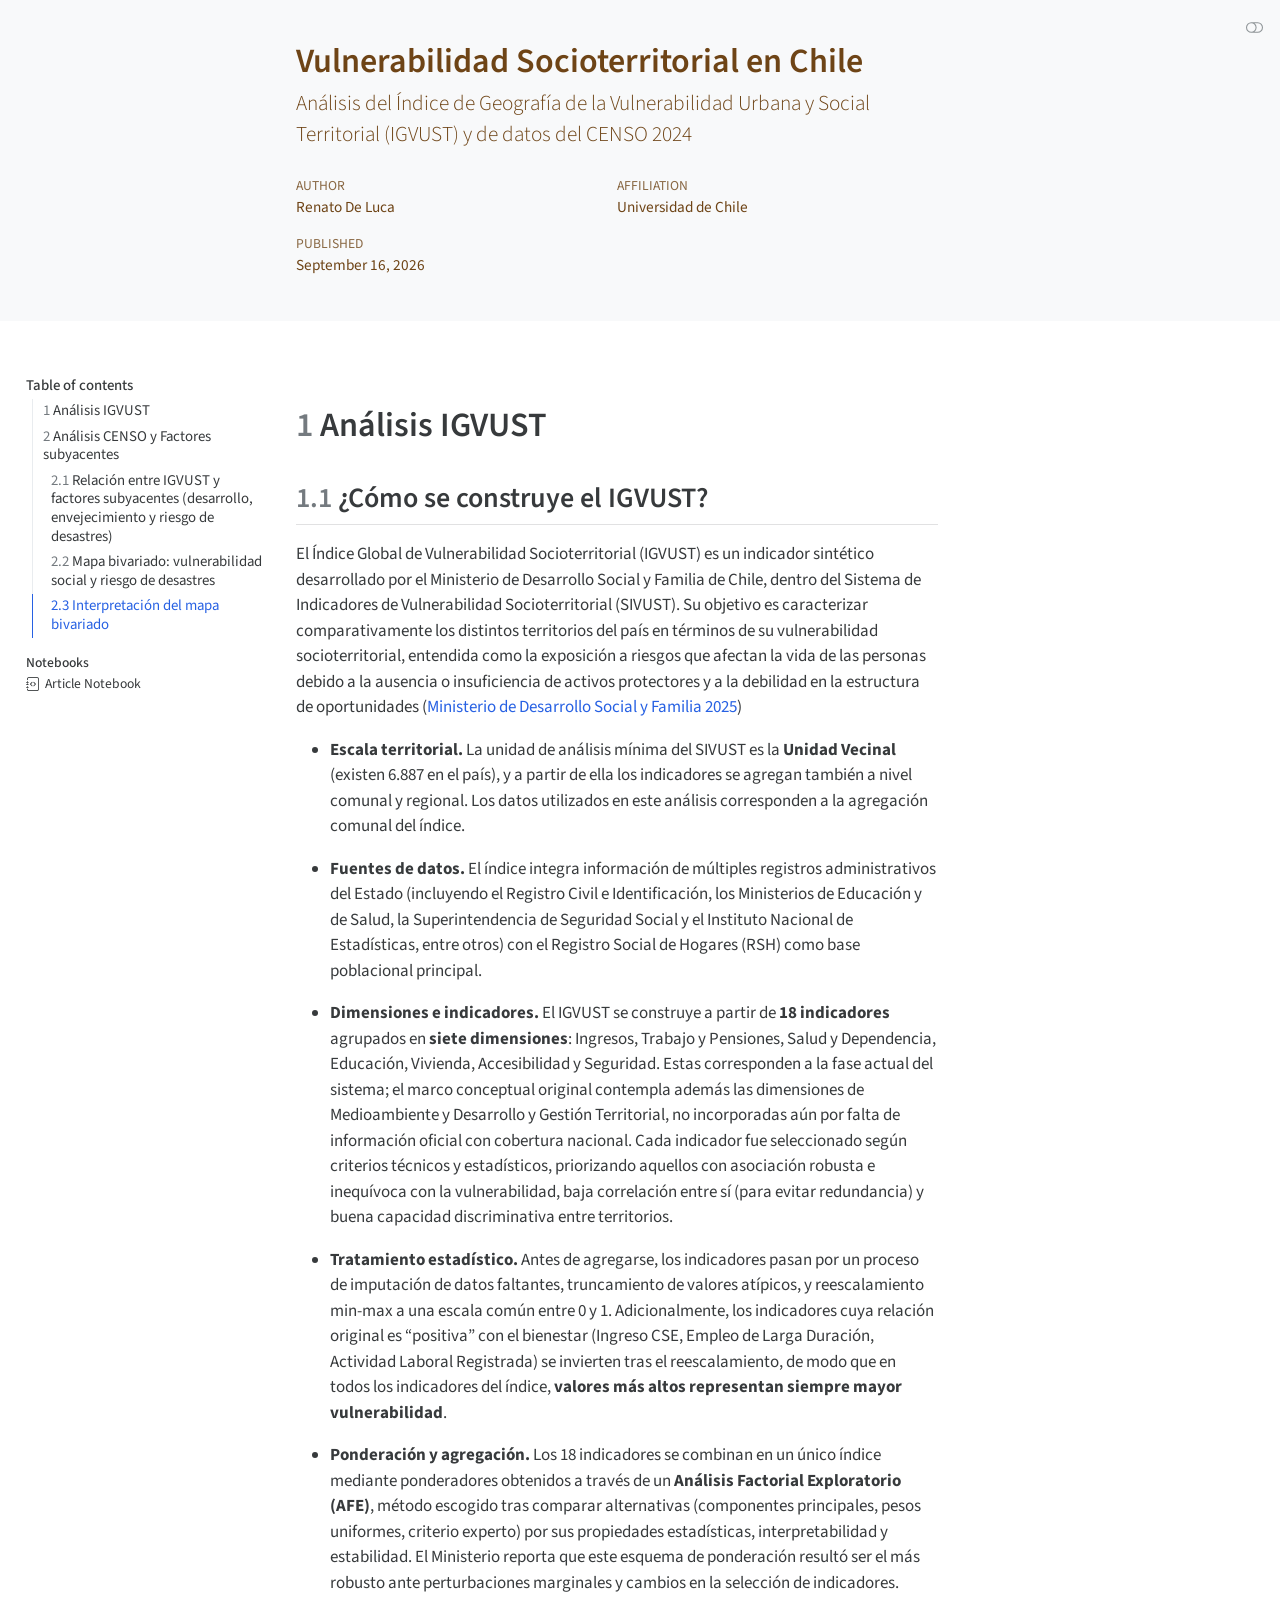
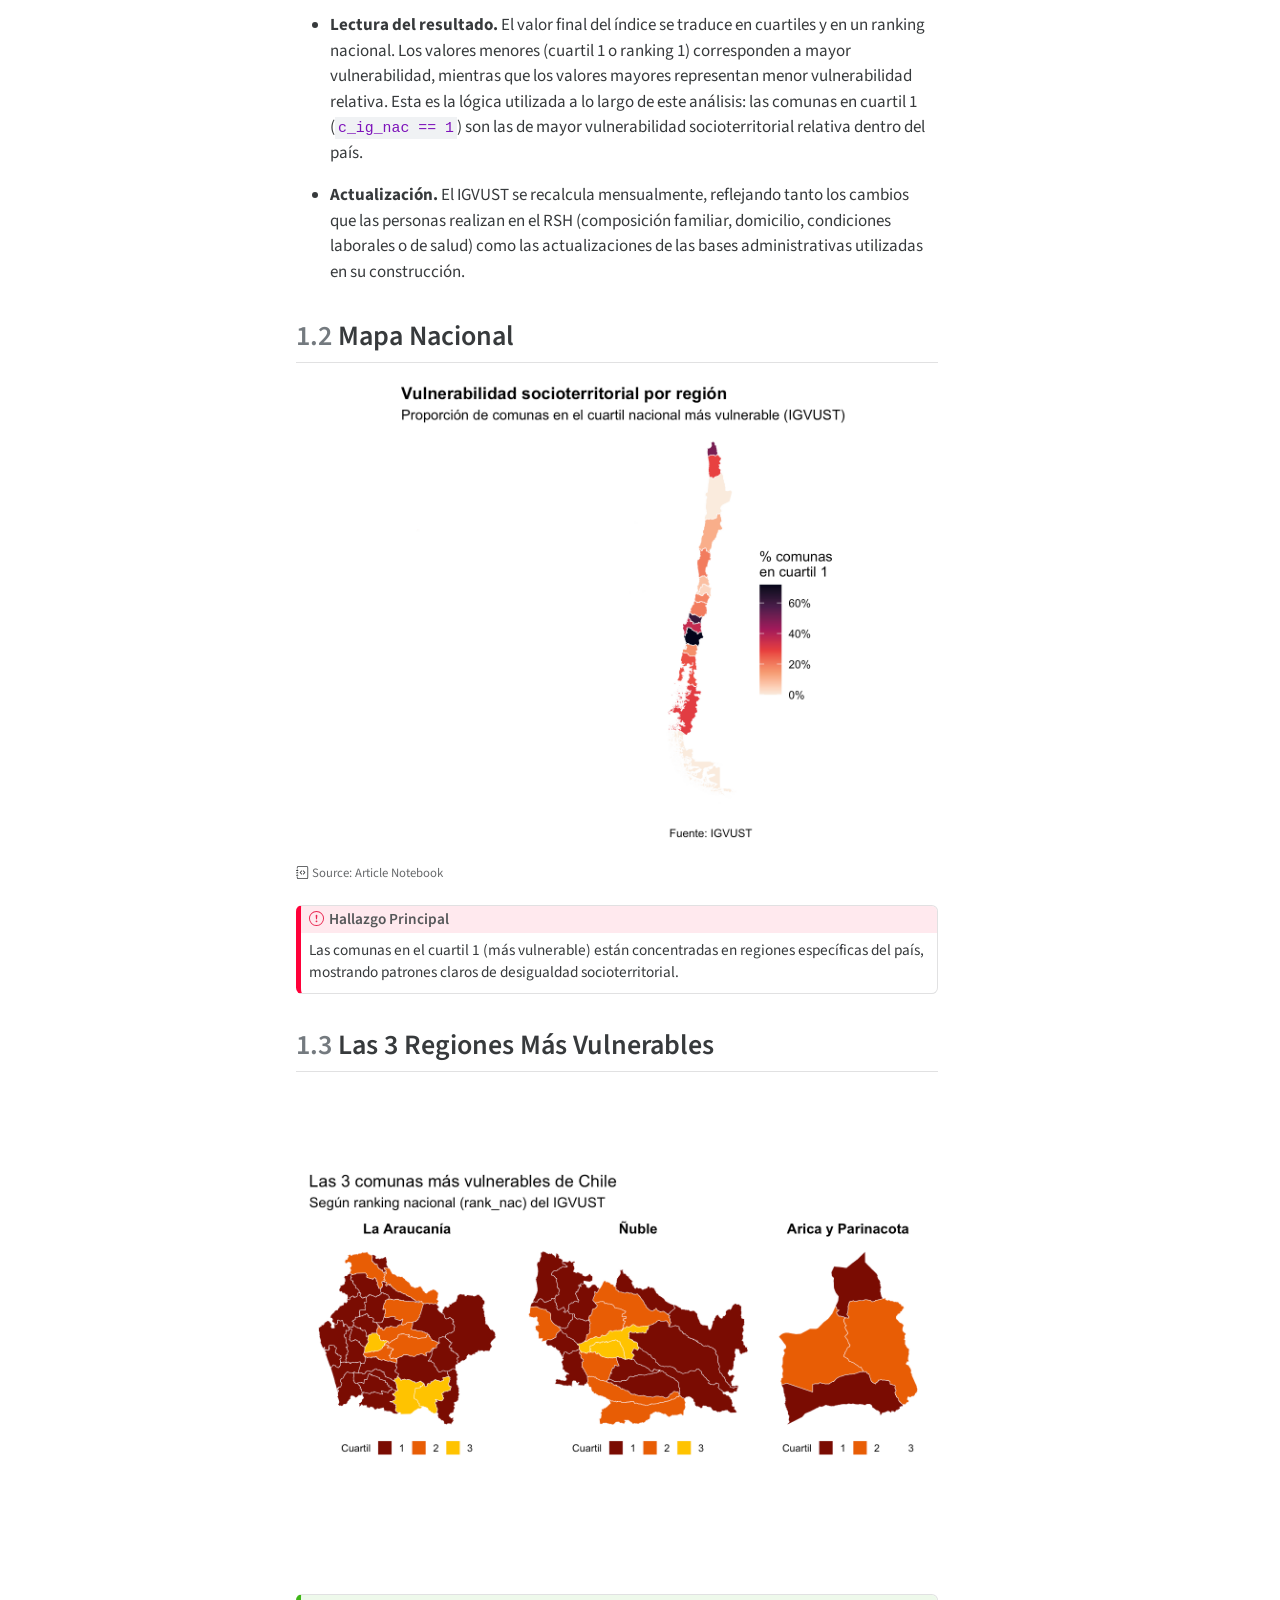
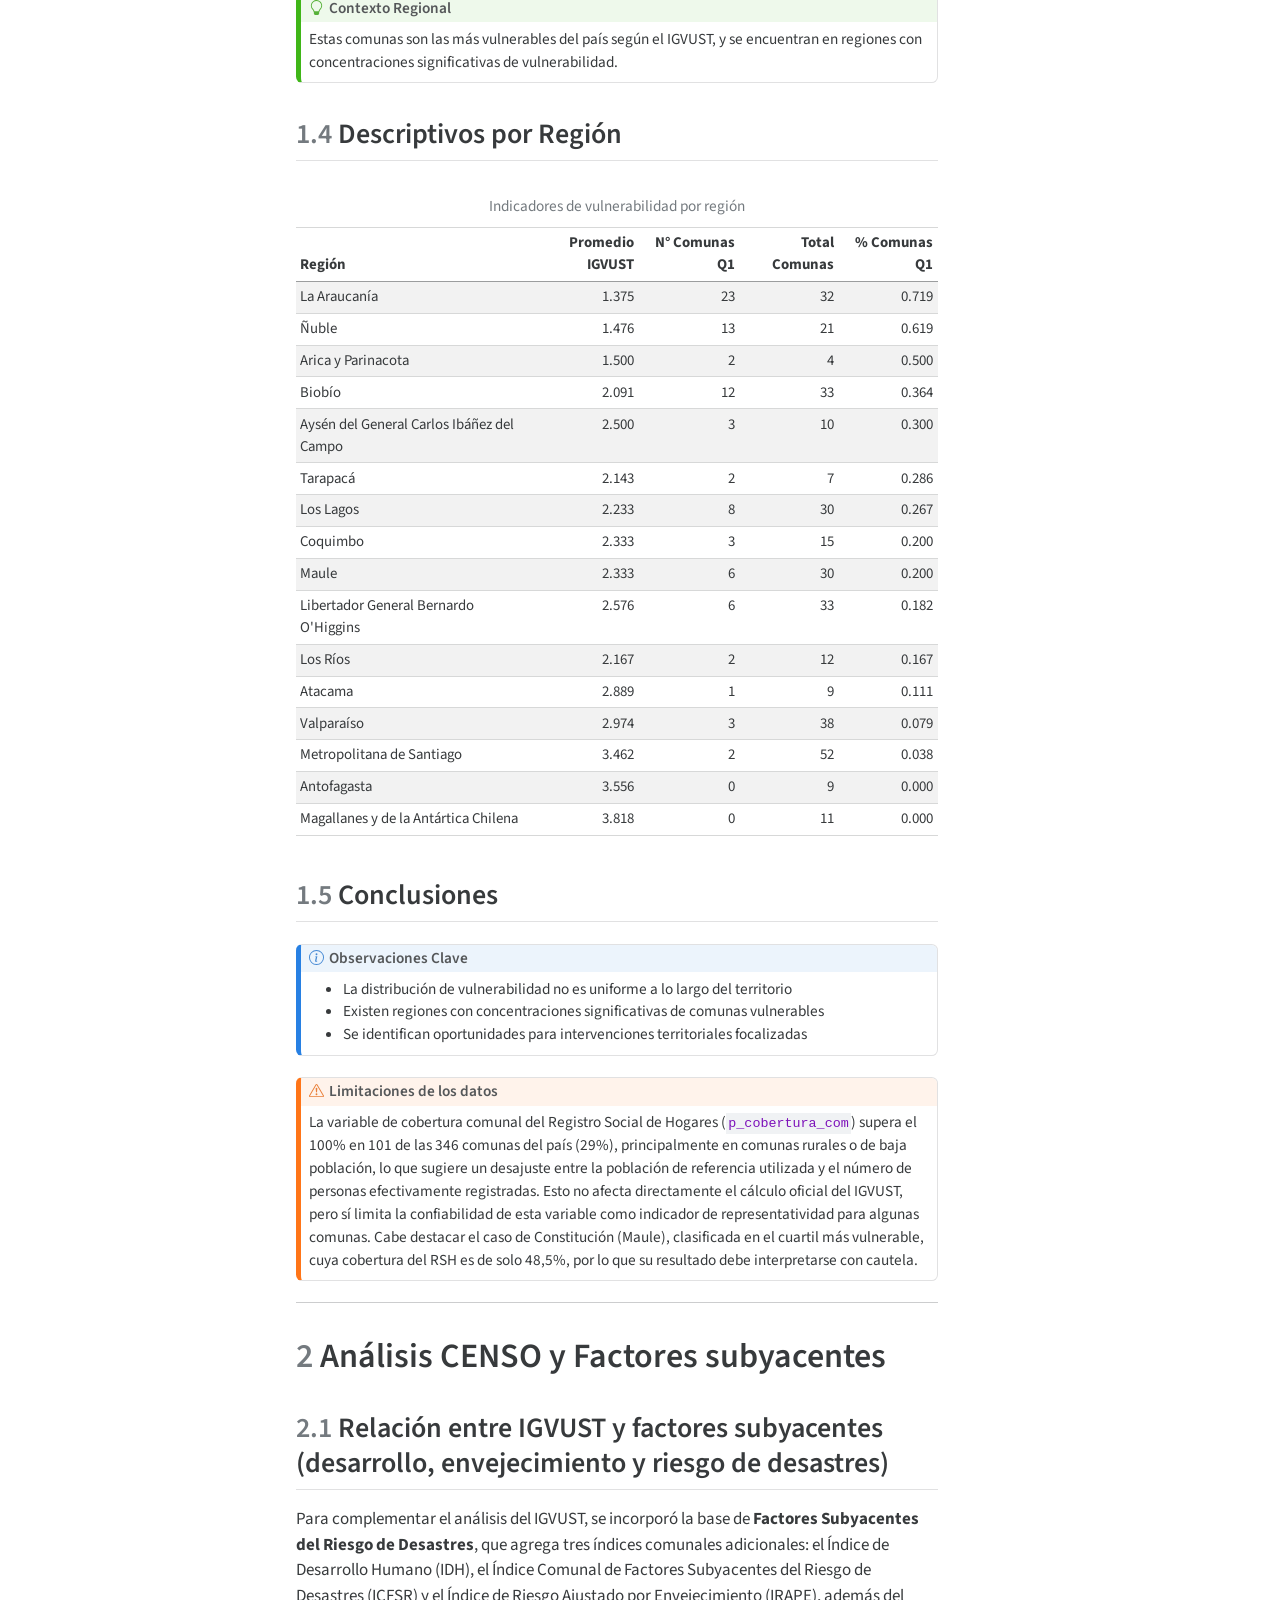
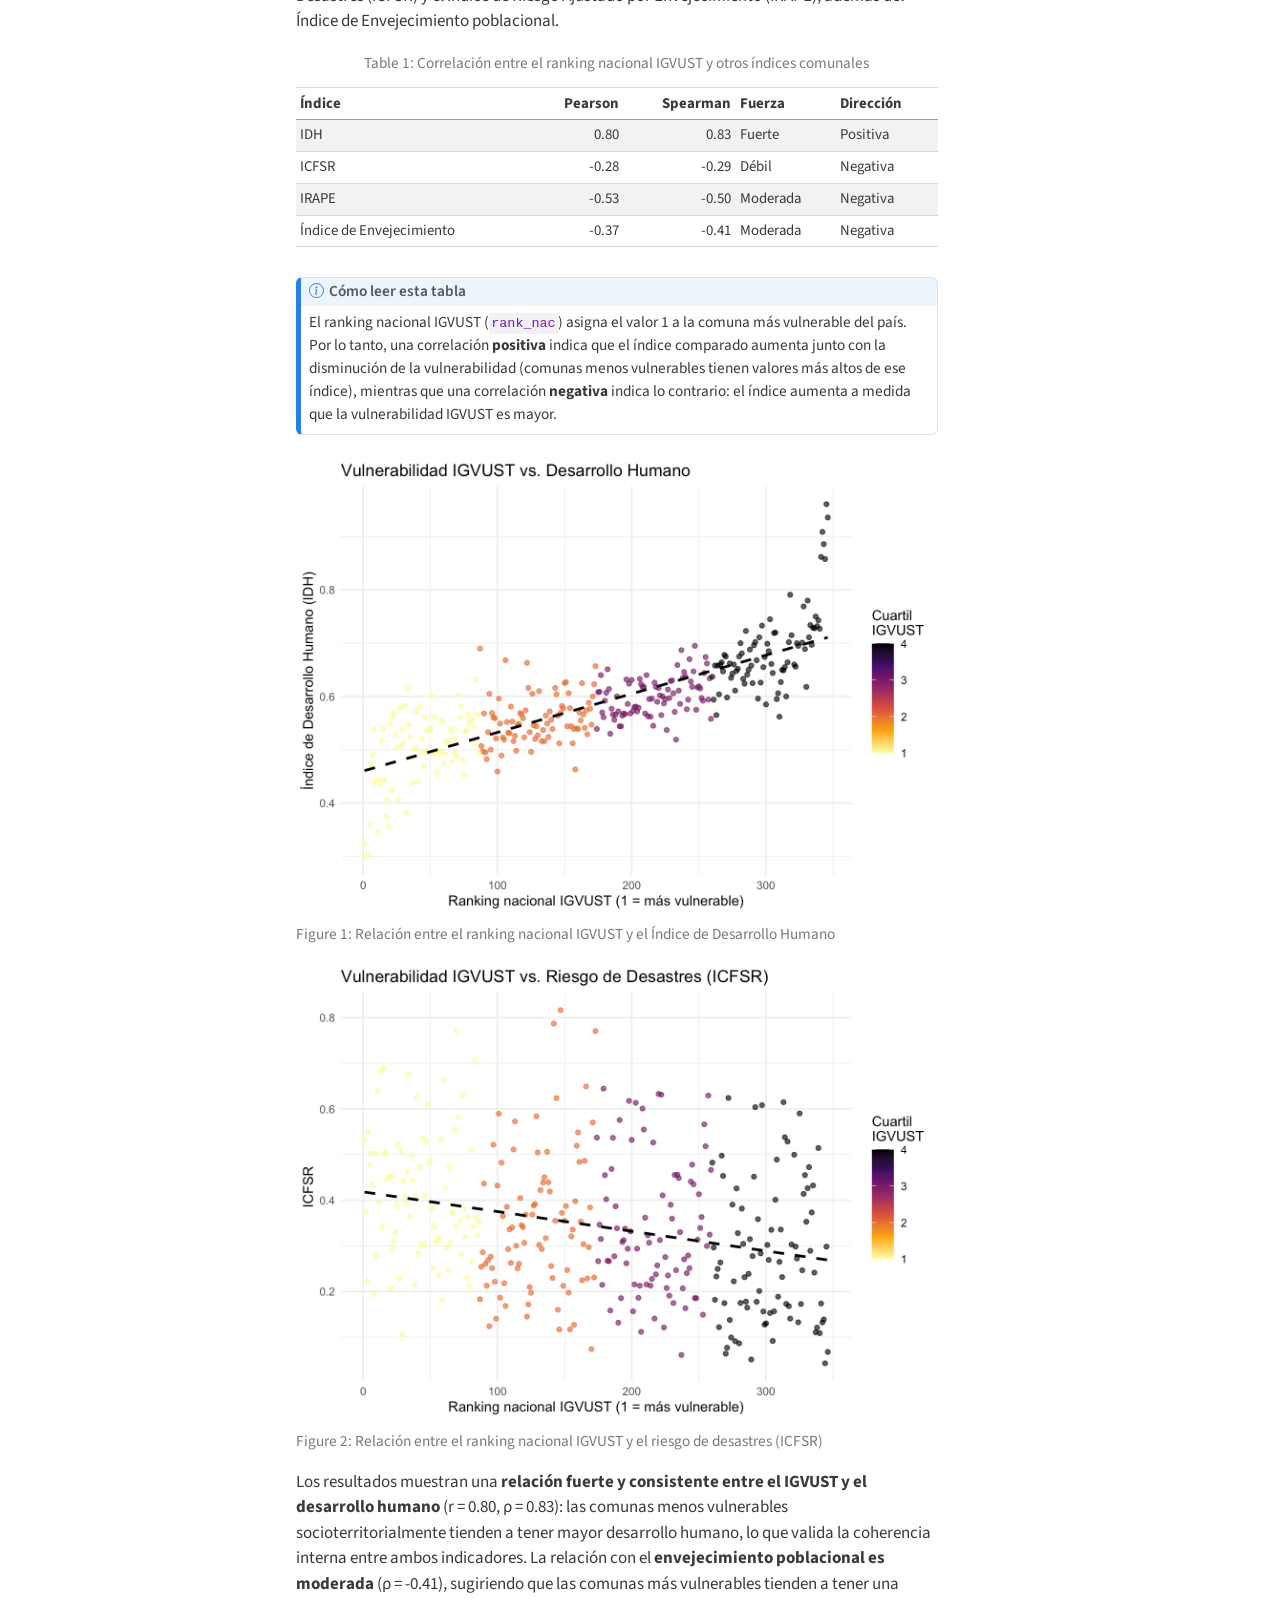
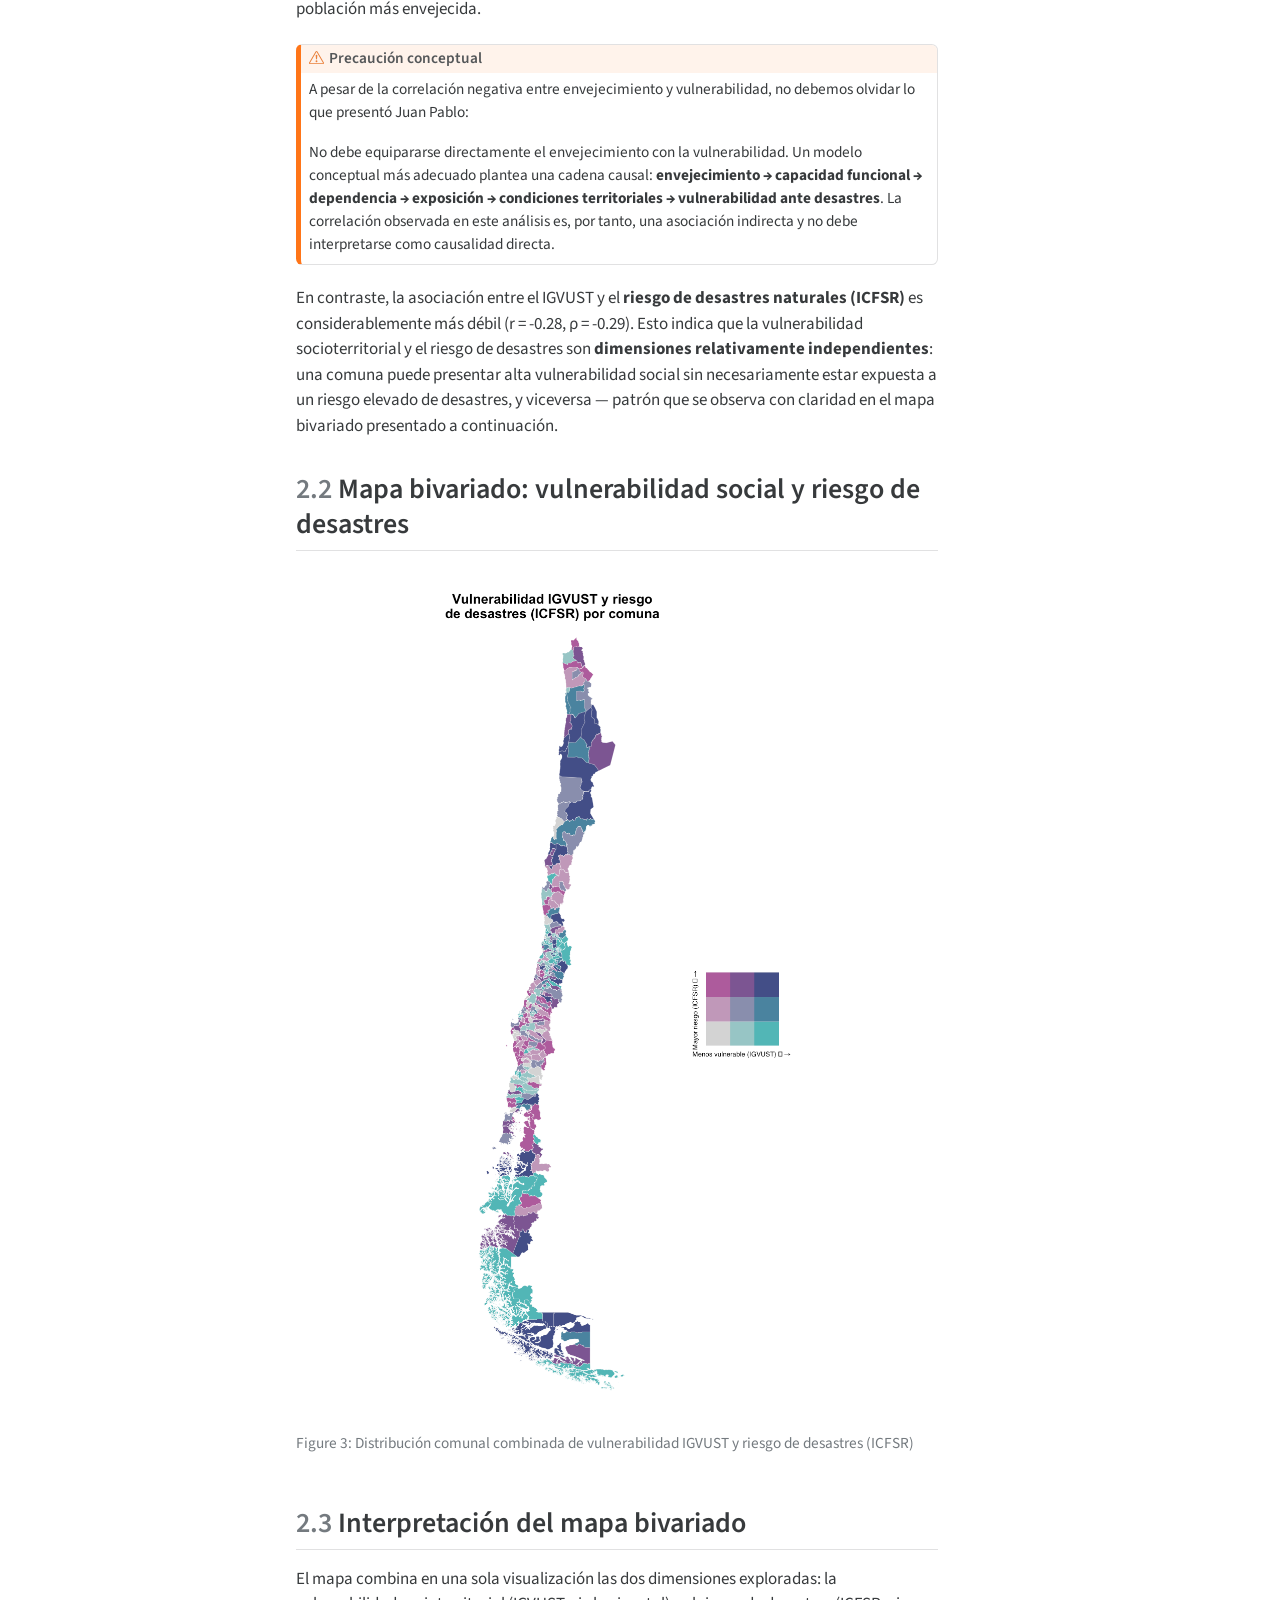
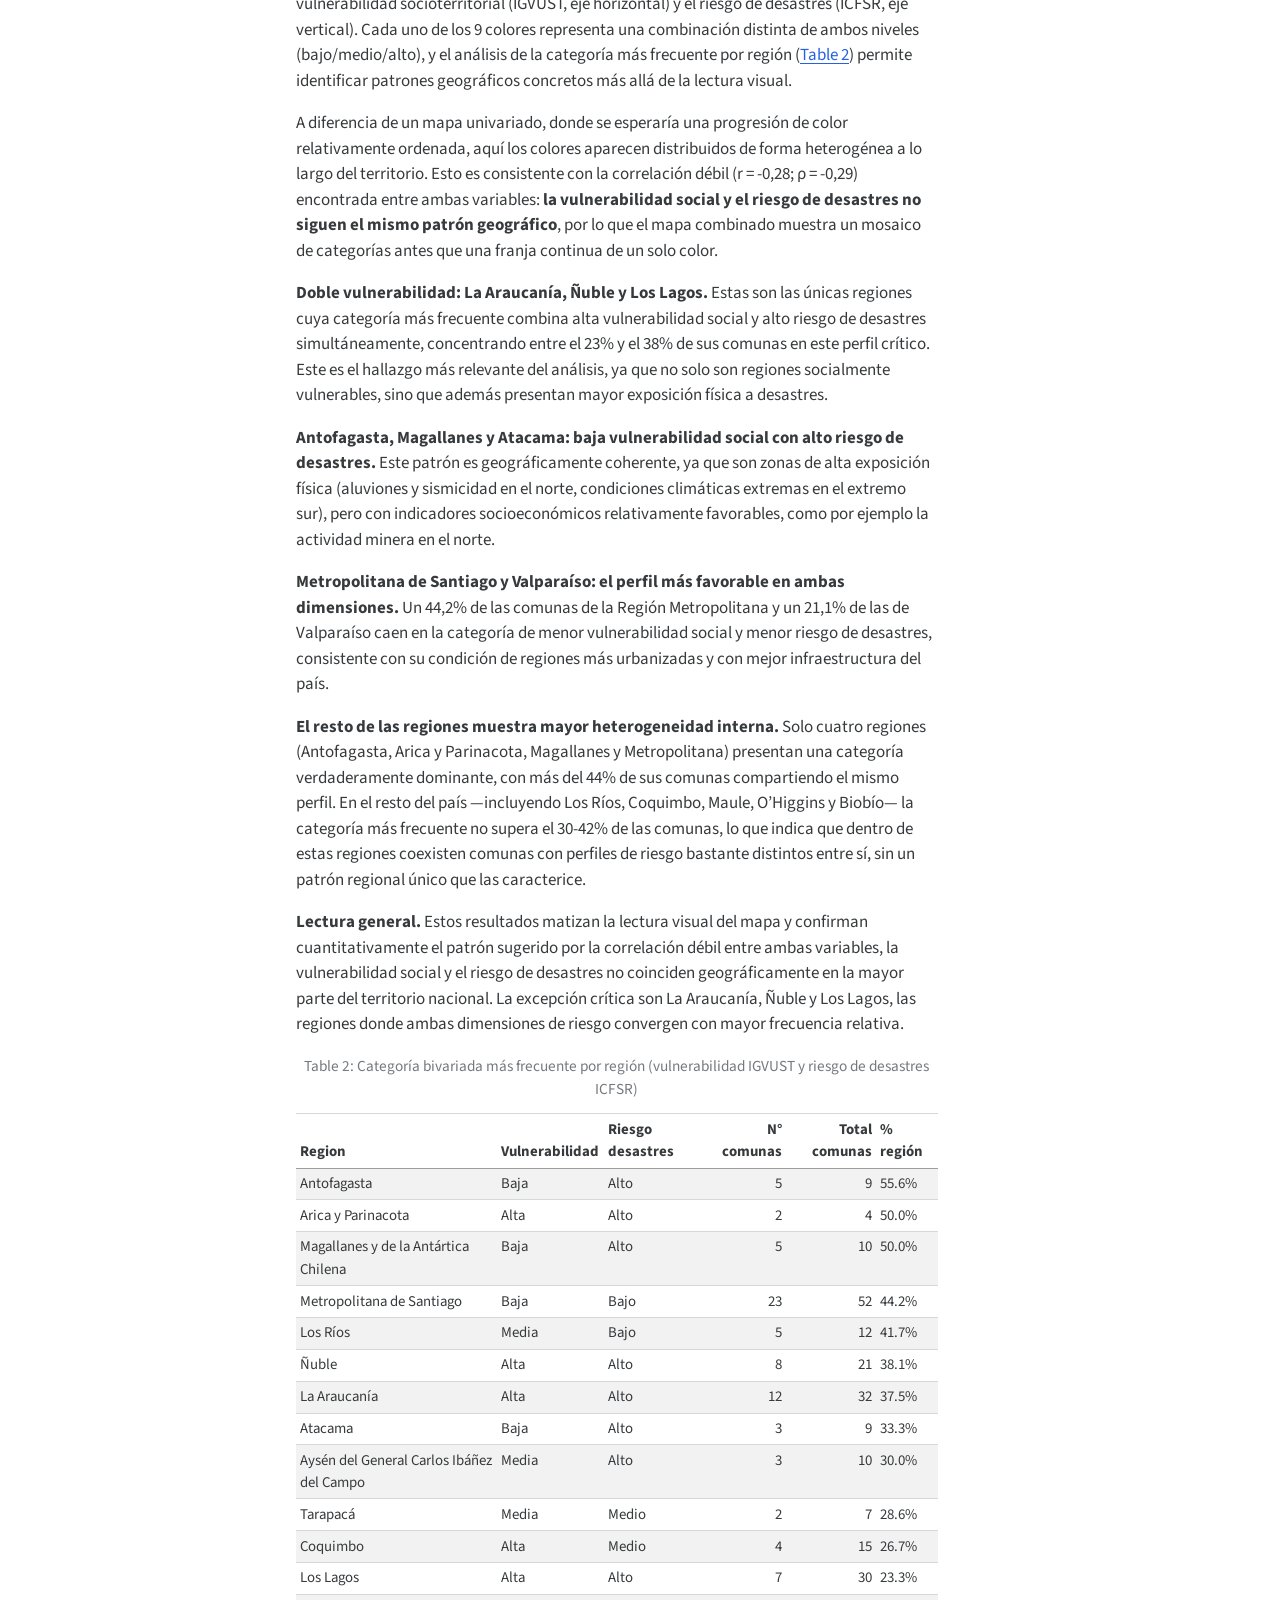
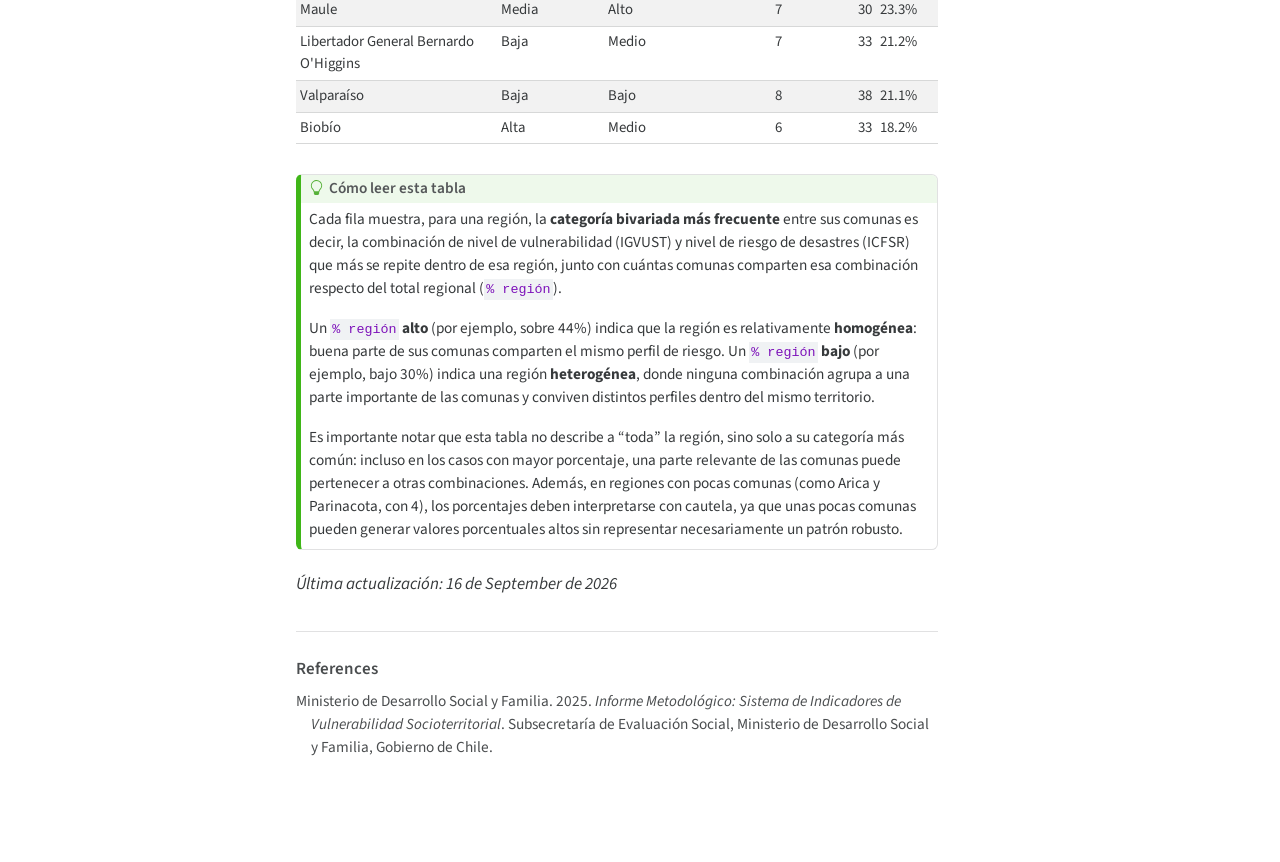
<file: docs/_manuscript/index.html>
<!DOCTYPE html>
<html xmlns="http://www.w3.org/1999/xhtml" lang="en" xml:lang="en"><head>

<meta charset="utf-8">
<meta name="generator" content="quarto-1.9.37">

<meta name="viewport" content="width=device-width, initial-scale=1.0, user-scalable=yes">

<meta name="dcterms.date" content="2026-09-16">

<title>Vulnerabilidad Socioterritorial en Chile</title>
<style>
/* Default styles provided by pandoc.
** See https://pandoc.org/MANUAL.html#variables-for-html for config info.
*/
code{white-space: pre-wrap;}
span.smallcaps{font-variant: small-caps;}
div.columns{display: flex; gap: min(4vw, 1.5em);}
div.column{flex: auto; overflow-x: auto;}
div.hanging-indent{margin-left: 1.5em; text-indent: -1.5em;}
ul.task-list{list-style: none;}
ul.task-list li input[type="checkbox"] {
  width: 0.8em;
  margin: 0 0.8em 0.2em -1em; /* quarto-specific, see https://github.com/quarto-dev/quarto-cli/issues/4556 */ 
  vertical-align: middle;
}
/* CSS for citations */
div.csl-bib-body { }
div.csl-entry {
  clear: both;
}
.hanging-indent div.csl-entry {
  margin-left:2em;
  text-indent:-2em;
}
div.csl-left-margin {
  min-width:2em;
  float:left;
}
div.csl-right-inline {
  margin-left:2em;
  padding-left:1em;
}
div.csl-indent {
  margin-left: 2em;
}</style>


<script src="site_libs/clipboard/clipboard.min.js"></script>
<script src="site_libs/quarto-html/quarto.js" type="module"></script>
<script src="site_libs/quarto-html/tabsets/tabsets.js" type="module"></script>
<script src="site_libs/quarto-html/popper.min.js"></script>
<script src="site_libs/quarto-html/tippy.umd.min.js"></script>
<script src="site_libs/quarto-html/anchor.min.js"></script>
<link href="site_libs/quarto-html/tippy.css" rel="stylesheet">
<link href="site_libs/quarto-html/quarto-syntax-highlighting-7f8f88aac4f3542376d5c11b86a4c14d.css" rel="stylesheet" class="quarto-color-scheme" id="quarto-text-highlighting-styles">
<link href="site_libs/quarto-html/quarto-syntax-highlighting-dark-d0ae9245876894da5ac7e18953ecc5cc.css" rel="stylesheet" class="quarto-color-scheme quarto-color-alternate" id="quarto-text-highlighting-styles">
<link href="site_libs/quarto-html/quarto-syntax-highlighting-7f8f88aac4f3542376d5c11b86a4c14d.css" rel="stylesheet" class="quarto-color-scheme-extra" id="quarto-text-highlighting-styles">
<script src="site_libs/bootstrap/bootstrap.min.js"></script>
<link href="site_libs/bootstrap/bootstrap-icons.css" rel="stylesheet">
<link href="site_libs/bootstrap/bootstrap-8ffd5f67044e5306d9846f29df41dda5.min.css" rel="stylesheet" append-hash="true" class="quarto-color-scheme" id="quarto-bootstrap" data-mode="light">
<link href="site_libs/bootstrap/bootstrap-dark-e9c089065520923051751262ebb12d2f.min.css" rel="stylesheet" append-hash="true" class="quarto-color-scheme quarto-color-alternate" id="quarto-bootstrap" data-mode="dark">
<link href="site_libs/bootstrap/bootstrap-8ffd5f67044e5306d9846f29df41dda5.min.css" rel="stylesheet" append-hash="true" class="quarto-color-scheme-extra" id="quarto-bootstrap" data-mode="light">
<script src="site_libs/quarto-contrib/glightbox/glightbox.min.js"></script>
<link href="site_libs/quarto-contrib/glightbox/glightbox.min.css" rel="stylesheet">
<link href="site_libs/quarto-contrib/glightbox/lightbox.css" rel="stylesheet">
<style>html{ scroll-behavior: smooth; }</style>
<script async="" src="https://hypothes.is/embed.js"></script>
<script>
  window.document.addEventListener("DOMContentLoaded", function (_event) {
    document.body.classList.add('hypothesis-enabled');
  });
</script>
<style>

      .quarto-title-block .quarto-title-banner h1,
      .quarto-title-block .quarto-title-banner h2,
      .quarto-title-block .quarto-title-banner h3,
      .quarto-title-block .quarto-title-banner h4,
      .quarto-title-block .quarto-title-banner h5,
      .quarto-title-block .quarto-title-banner h6
      {
        color: #6e4416;
      }

      .quarto-title-block .quarto-title-banner {
        color: #6e4416;
      }
</style>


<meta name="citation_title" content="Vulnerabilidad Socioterritorial en Chile">
<meta name="citation_author" content="Renato De Luca">
<meta name="citation_publication_date" content="2026-09-16">
<meta name="citation_cover_date" content="2026-09-16">
<meta name="citation_year" content="2026">
<meta name="citation_online_date" content="2026-09-16">
<meta name="citation_language" content="en">
<meta name="citation_reference" content="citation_title=From mandates to mechanisms: Institutional vulnerability, decentralized governance, and the challenges of local disaster risk reduction implementation;,citation_author=I. Alcántara-Ayala;,citation_author=et al.;,citation_publication_date=2025;,citation_cover_date=2025;,citation_year=2025;,citation_journal_title=International Journal of Disaster Risk Science;">
<meta name="citation_reference" content="citation_title=Los adultos mayores y las catástrofes: Preparación y respuesta;,citation_author=American Association for Geriatric Psychiatry [AAGP];,citation_publication_date=2024;,citation_cover_date=2024;,citation_year=2024;">
<meta name="citation_reference" content="citation_title=Staying despite disaster risks: Place attachment, voluntary immobility and adaptation in Tajikistan’s Pamir Mountains;,citation_author=S. Blondin;,citation_publication_date=2021;,citation_cover_date=2021;,citation_year=2021;,citation_journal_title=Geoforum;">
<meta name="citation_reference" content="citation_title=Disaster awareness and preparedness among older adults in Canada regarding floods, wildfires, and earthquakes;,citation_author=E. Bogdan;,citation_author=R. Krueger;,citation_author=J. Wright;,citation_author=K. Woods;,citation_author=S. Cottar;,citation_publication_date=2024;,citation_cover_date=2024;,citation_year=2024;,citation_issue=2;,citation_doi=10.1007/s13753-024-00555-9;,citation_volume=15;,citation_journal_title=International Journal of Disaster Risk Science;">
<meta name="citation_reference" content="citation_title=Lessons from the implementation of the Sendai Framework for Disaster Risk Reduction from Latin America and the Caribbean;,citation_author=M. Cabral-Ramírez;,citation_author=et al.;,citation_publication_date=2025;,citation_cover_date=2025;,citation_year=2025;,citation_journal_title=International Journal of Disaster Risk Science;">
<meta name="citation_reference" content="citation_title=Políticas y sistemas integrales de cuidados de largo plazo en América Latina y el Caribe;,citation_author=Comisión Económica para América Latina y el Caribe [CEPAL];,citation_publication_date=2023;,citation_cover_date=2023;,citation_year=2023;">
<meta name="citation_reference" content="citation_title=Place attachment and climate adaptation in older adults: A proposed theoretical model;,citation_author=P. De Gea-Grela;,citation_author=et al.;,citation_publication_date=2025;,citation_cover_date=2025;,citation_year=2025;,citation_journal_title=Journal for the Theory of Social Behaviour;">
<meta name="citation_reference" content="citation_title=Resiliencia comunitaria y gestión de riesgo de desastre en comunidades de la región del Biobío, Chile;,citation_author=A. P. Fuentes Aguilar;,citation_author=F. J. D’Silva Signe;,citation_publication_date=2025;,citation_cover_date=2025;,citation_year=2025;,citation_issue=2;,citation_volume=9;,citation_journal_title=Revista de Estudios Latinoamericanos sobre Reducción del Riesgo de Desastres (REDER);">
<meta name="citation_reference" content="citation_title=The changing social vulnerability in Shanghai during 2000–2020 and its implications for risk management;,citation_author=X. Huang;,citation_author=et al.;,citation_publication_date=2024;,citation_cover_date=2024;,citation_year=2024;,citation_journal_title=International Journal of Disaster Risk Reduction;">
<meta name="citation_reference" content="citation_title=Conceptualizing community resilience and the social dimensions of risk to overcome barriers to disaster risk reduction and sustainable development;,citation_author=A. J. Imperiale;,citation_author=F. Vanclay;,citation_publication_date=2021;,citation_cover_date=2021;,citation_year=2021;,citation_journal_title=Sustainable Development;">
<meta name="citation_reference" content="citation_title=Personas mayores y desastres: Aprendizajes para la implementación de políticas públicas luego del mega-incendio de 2024 en Valparaíso, Chile;,citation_author=P. Jara Jara;,citation_publication_date=2025;,citation_cover_date=2025;,citation_year=2025;,citation_issue=1;,citation_volume=9;,citation_journal_title=Revista de Estudios Latinoamericanos sobre Reducción del Riesgo de Desastres (REDER);">
<meta name="citation_reference" content="citation_title=Ageing in place in disaster prone rural coastal communities: A case study of Tai O Village in Hong Kong;,citation_author=C. Kwan;,citation_author=et al.;,citation_publication_date=2021;,citation_cover_date=2021;,citation_year=2021;,citation_journal_title=Sustainability;">
<meta name="citation_reference" content="citation_title=Factors influencing disaster preparedness behaviors of older adults;,citation_author=K.-M. Liao;,citation_author=S.-C. Hu;,citation_publication_date=2025;,citation_cover_date=2025;,citation_year=2025;,citation_journal_title=PLOS ONE;">
<meta name="citation_reference" content="citation_title=Social vulnerability indices: A scoping review;,citation_author=J. C. Mah;,citation_author=J. L. Penwarden;,citation_author=H. Pott;,citation_author=O. Theou;,citation_author=M. K. Andrew;,citation_publication_date=2023;,citation_cover_date=2023;,citation_year=2023;,citation_journal_title=BMC Public Health;">
<meta name="citation_reference" content="citation_title=Social vulnerability indicators for flooding in Aotearoa New Zealand;,citation_author=K. Mason;,citation_author=et al.;,citation_publication_date=2021;,citation_cover_date=2021;,citation_year=2021;,citation_journal_title=International Journal of Environmental Research and Public Health;">
<meta name="citation_reference" content="citation_title=Informe de Resultados del Índice Global de Vulnerabilidad Socioterritorial (IGVUST);,citation_author=Ministerio de Desarrollo Social y Familia;,citation_publication_date=2025;,citation_cover_date=2025;,citation_year=2025;">
<meta name="citation_reference" content="citation_title=Informe Metodológico: Sistema de Indicadores de Vulnerabilidad Socioterritorial;,citation_author=Ministerio de Desarrollo Social y Familia;,citation_publication_date=2025;,citation_cover_date=2025;,citation_year=2025;,citation_technical_report_institution=Subsecretaría de Evaluación Social, Ministerio de Desarrollo Social y Familia, Gobierno de Chile;">
<meta name="citation_reference" content="citation_title=Reconceptualizing community-based disaster risk management: From external-led projects to community-centered resilience building through a systematic review;,citation_author=A. Moktan;,citation_author=et al.;,citation_publication_date=2026;,citation_cover_date=2026;,citation_year=2026;,citation_journal_title=Progress in Disaster Science;">
<meta name="citation_reference" content="citation_title=Experience and local memory of older people in the face of disasters: A systematic review;,citation_author=C. Navarrete-Valladares;,citation_author=J. Sandoval-Díaz;,citation_author=E. Sandoval-Obando;,citation_publication_date=2023;,citation_cover_date=2023;,citation_year=2023;,citation_doi=10.3389/fpubh.2023.1163561;,citation_volume=11;,citation_journal_title=Frontiers in Public Health;">
<meta name="citation_reference" content="citation_title=Vulnerabilidad y capacidad adaptativa de personas mayores ante el cambio climático: Una revisión sistemática;,citation_author=C. Navarrete-Valladares;,citation_author=J. Sandoval;,citation_publication_date=2024;,citation_cover_date=2024;,citation_year=2024;,citation_issue=2;,citation_doi=10.30849/ripijp.v58i2.1840;,citation_volume=58;,citation_journal_title=Revista Interamericana de Psicología / Interamerican Journal of Psychology;">
<meta name="citation_reference" content="citation_title=Dimensiones de la gobernanza del riesgo de desastres: Una revisión sistemática;,citation_author=M. A. Núñez;,citation_author=C. Ocampo-Salazar;,citation_publication_date=2025;,citation_cover_date=2025;,citation_year=2025;,citation_issue=1;,citation_doi=10.55467/reder.v9i1.177;,citation_volume=9;,citation_journal_title=Revista de Estudios Latinoamericanos sobre Reducción del Riesgo de Desastres (REDER);">
<meta name="citation_reference" content="citation_title=Percepción del riesgo de desastres socionaturales en habitantes del Municipio de La Florida, Nariño, Colombia;,citation_author=Ojeda-Rosero;,citation_author=C. E. (Ed.);,citation_publication_date=2024;,citation_cover_date=2024;,citation_year=2024;,citation_journal_title=Redalyc / Revista de investigación;">
<meta name="citation_reference" content="citation_title=Climate change and healthy ageing: An assessment of the impact of climate hazards on older people;,citation_author=M. Prina;,citation_author=M. Khondoker;,citation_author=S. Cabral-Gutiérrez;,citation_author=B. C. M. Stephan;,citation_publication_date=2024;,citation_cover_date=2024;,citation_year=2024;,citation_journal_title=Journal of Global Health;">
<meta name="citation_reference" content="citation_title=An empirical social vulnerability map for flood risk assessment at global scale (&amp;amp;amp;quot;GlobE-SoVI&amp;quot;);,citation_author=L. Reimann;,citation_author=A. T. Vafeidis;,citation_author=J. L. Merkens;,citation_publication_date=2024;,citation_cover_date=2024;,citation_year=2024;,citation_journal_title=Earth’s Future;">
<meta name="citation_reference" content="citation_title=Capacidad estatal y vulnerabilidad ante el riesgo de desastres: El caso del megaincendio de 2014 en Valparaíso, Chile;,citation_author=R. Rivas;,citation_author=L. Maldonado;,citation_author=K. Campos;,citation_author=L. Ojeda;,citation_publication_date=2024;,citation_cover_date=2024;,citation_year=2024;,citation_issue=2;,citation_doi=10.55467/reder.v8i2.168;,citation_volume=8;,citation_journal_title=Revista de Estudios Latinoamericanos sobre Reducción del Riesgo de Desastres (REDER);">
<meta name="citation_reference" content="citation_title=Community mapping based on Milton Santos as a tool for disaster response and risk management in self-built communities: Case study of El Pacífico, Medellín, Colombia;,citation_author=L. A. Rivera Flórez;,citation_author=et al.;,citation_publication_date=2024;,citation_cover_date=2024;,citation_year=2024;,citation_journal_title=Cogent Social Sciences;">
<meta name="citation_reference" content="citation_title=Disaster awareness, disaster risk perceptions, and disaster risk communication among older adults in Niğde, Türkiye;,citation_author=Ç. Samancı Tekin;,citation_author=N. Ozkan;,citation_publication_date=2026;,citation_cover_date=2026;,citation_year=2026;,citation_issue=2;,citation_doi=10.1007/s10823-026-09584-x;,citation_volume=41;,citation_journal_title=Journal of Cross-Cultural Gerontology;">
<meta name="citation_reference" content="citation_title=Apego al lugar y percepción del riesgo volcánico en personas mayores de Ñuble, Chile;,citation_author=J. Sandoval-Díaz;,citation_author=S. R. Monsalves-Peña;,citation_author=V. Vejar-Valle;,citation_author=C. Bravo-Ferretti;,citation_publication_date=2022;,citation_cover_date=2022;,citation_year=2022;,citation_issue=46;,citation_volume=25;,citation_journal_title=Revista Urbano;">
<meta name="citation_reference" content="citation_title=Collective memories and previous experiences of older people in the face of disaster risk processes: Lessons learned, implication, and social support;,citation_author=J. Sandoval-Díaz;,citation_author=C. Navarrete-Valladares;,citation_author=C. Suazo-Muñoz;,citation_author=S. Martínez-Labrín;,citation_publication_date=2023;,citation_cover_date=2023;,citation_year=2023;,citation_doi=10.3389/fclim.2023.1272219;,citation_volume=5;,citation_journal_title=Frontiers in Climate;">
<meta name="citation_reference" content="citation_title=Community resilience to disaster risk in older adults: Socio-community attributes and resilient dimensions produced via participatory strategies;,citation_author=J. Sandoval-Díaz;,citation_author=C. Suazo-Muñoz;,citation_author=C. Navarrete-Valladares;,citation_publication_date=2025;,citation_cover_date=2025;,citation_year=2025;,citation_issue=5;,citation_doi=10.1002/jcop.70030;,citation_volume=53;,citation_journal_title=Journal of Community Psychology;">
<meta name="citation_reference" content="citation_title=Revisión sistemática sobre la capacidad de adaptación y resiliencia comunitaria ante desastres socionaturales en América Latina y el Caribe;,citation_author=J. Sandoval-Díaz;,citation_author=M. Navarrete Muñoz;,citation_author=D. Cuadra Martínez;,citation_publication_date=2023;,citation_cover_date=2023;,citation_year=2023;,citation_issue=2;,citation_doi=10.55467/reder.v7i2.132;,citation_volume=7;,citation_journal_title=Revista de Estudios Latinoamericanos sobre Reducción del Riesgo de Desastres (REDER);">
<meta name="citation_reference" content="citation_title=Community resilience to wildfires: A systematic review of impacts, coping strategies, indicators, and governance challenges;,citation_author=J. Sandoval Díaz;,citation_author=et al.;,citation_publication_date=2025;,citation_cover_date=2025;,citation_year=2025;,citation_journal_title=Progress in Disaster Science;">
<meta name="citation_reference" content="citation_title=Flood hazard mapping and flood preparedness literacy of the elderly population residing in Bangkok, Thailand;,citation_author=C. Sawangnate;,citation_author=et al.;,citation_publication_date=2022;,citation_cover_date=2022;,citation_year=2022;,citation_journal_title=Water;">
<meta name="citation_reference" content="citation_title=Can pre-disaster community resilience enhance post-disaster recovery among older adults? A natural experiment in Iwanuma City after the 2011 Great East Japan Earthquake and Tsunami;,citation_author=Y. Shiozaki;,citation_author=et al.;,citation_publication_date=2026;,citation_cover_date=2026;,citation_year=2026;,citation_journal_title=International Journal of Disaster Risk Reduction;">
<meta name="citation_reference" content="citation_title=Vulnerability of older adults in natural disaster scenarios: A case study of earthquakes;,citation_author=W. Si;,citation_author=et al.;,citation_publication_date=2025;,citation_cover_date=2025;,citation_year=2025;,citation_journal_title=Innovation in Aging;">
<meta name="citation_reference" content="citation_title=The social cohesion measures contributing to resilient disaster recovery: A systematic literature review;,citation_author=S. Sobhaninia;,citation_publication_date=2024;,citation_cover_date=2024;,citation_year=2024;,citation_issue=4;,citation_doi=10.1177/08854122241238196;,citation_volume=39;,citation_journal_title=Journal of Planning Literature;">
<meta name="citation_reference" content="citation_title=Stronger together? Redefining social cohesion role in building disaster-resilient communities;,citation_author=S. Sobhaninia;,citation_author=S. Buckman;,citation_author=C. Ortiz-García;,citation_publication_date=2024;,citation_cover_date=2024;,citation_year=2024;,citation_issue=11;,citation_volume=27;,citation_journal_title=Journal of Risk Research;">
<meta name="citation_reference" content="citation_title=Active aging and disaster risk reduction: Examining the contributions of older adults in community disaster risk management;,citation_author=W. Thongchuay;,citation_author=et al.;,citation_publication_date=2025;,citation_cover_date=2025;,citation_year=2025;,citation_journal_title=International Journal of Innovative Research and Scientific Studies;">
<meta name="citation_reference" content="citation_title=Place attachment and disaster preparedness: Examining the role of place scale and preparedness type;,citation_author=A. Wallis;,citation_author=et al.;,citation_publication_date=2021;,citation_cover_date=2021;,citation_year=2021;,citation_journal_title=Environment and Behavior;">
<meta name="citation_reference" content="citation_title=Community resilience and psychological distress in Chinese older adults amid COVID-19: The roles of perceived community prevention effectiveness and risk perception;,citation_author=J. Zhang;,citation_author=L. Xu;,citation_author=J. Li;,citation_author=L. Sun;,citation_author=G. Ding;,citation_author=W. Qin;,citation_author=S. Yang;,citation_author=Z. Ren;,citation_author=S. Liu;,citation_author=Z. Yin;,citation_publication_date=2021;,citation_cover_date=2021;,citation_year=2021;,citation_journal_title=Aging &amp;amp;amp; Mental Health;">
<meta name="citation_reference" content="citation_title=How does social capital facilitate community disaster resilience? A systematic review;,citation_author=G. Zhao;,citation_author=et al.;,citation_publication_date=2025;,citation_cover_date=2025;,citation_year=2025;,citation_journal_title=Frontiers in Environmental Science;">
</head>

<body class="quarto-light"><script id="quarto-html-before-body" type="application/javascript">
    const toggleBodyColorMode = (bsSheetEl) => {
      const mode = bsSheetEl.getAttribute("data-mode");
      const bodyEl = window.document.querySelector("body");
      if (mode === "dark") {
        bodyEl.classList.add("quarto-dark");
        bodyEl.classList.remove("quarto-light");
      } else {
        bodyEl.classList.add("quarto-light");
        bodyEl.classList.remove("quarto-dark");
      }
    }
    const toggleBodyColorPrimary = () => {
      const bsSheetEl = window.document.querySelector("link#quarto-bootstrap:not([rel=disabled-stylesheet])");
      if (bsSheetEl) {
        toggleBodyColorMode(bsSheetEl);
      }
    }
    const setColorSchemeToggle = (alternate) => {
      const toggles = window.document.querySelectorAll('.quarto-color-scheme-toggle');
      for (let i=0; i < toggles.length; i++) {
        const toggle = toggles[i];
        if (toggle) {
          if (alternate) {
            toggle.classList.add("alternate");
          } else {
            toggle.classList.remove("alternate");
          }
        }
      }
    };
    const toggleColorMode = (alternate) => {
      // Switch the stylesheets
      const primaryStylesheets = window.document.querySelectorAll('link.quarto-color-scheme:not(.quarto-color-alternate)');
      const alternateStylesheets = window.document.querySelectorAll('link.quarto-color-scheme.quarto-color-alternate');
      manageTransitions('#quarto-margin-sidebar .nav-link', false);
      if (alternate) {
        // note: dark is layered on light, we don't disable primary!
        enableStylesheet(alternateStylesheets);
        for (const sheetNode of alternateStylesheets) {
          if (sheetNode.id === "quarto-bootstrap") {
            toggleBodyColorMode(sheetNode);
          }
        }
      } else {
        disableStylesheet(alternateStylesheets);
        enableStylesheet(primaryStylesheets)
        toggleBodyColorPrimary();
      }
      manageTransitions('#quarto-margin-sidebar .nav-link', true);
      // Switch the toggles
      setColorSchemeToggle(alternate)
      // Hack to workaround the fact that safari doesn't
      // properly recolor the scrollbar when toggling (#1455)
      if (navigator.userAgent.indexOf('Safari') > 0 && navigator.userAgent.indexOf('Chrome') == -1) {
        manageTransitions("body", false);
        window.scrollTo(0, 1);
        setTimeout(() => {
          window.scrollTo(0, 0);
          manageTransitions("body", true);
        }, 40);
      }
    }
    const disableStylesheet = (stylesheets) => {
      for (let i=0; i < stylesheets.length; i++) {
        const stylesheet = stylesheets[i];
        stylesheet.rel = 'disabled-stylesheet';
      }
    }
    const enableStylesheet = (stylesheets) => {
      for (let i=0; i < stylesheets.length; i++) {
        const stylesheet = stylesheets[i];
        if(stylesheet.rel !== 'stylesheet') { // for Chrome, which will still FOUC without this check
          stylesheet.rel = 'stylesheet';
        }
      }
    }
    const manageTransitions = (selector, allowTransitions) => {
      const els = window.document.querySelectorAll(selector);
      for (let i=0; i < els.length; i++) {
        const el = els[i];
        if (allowTransitions) {
          el.classList.remove('notransition');
        } else {
          el.classList.add('notransition');
        }
      }
    }
    const isFileUrl = () => {
      return window.location.protocol === 'file:';
    }
    const hasAlternateSentinel = () => {
      let styleSentinel = getColorSchemeSentinel();
      if (styleSentinel !== null) {
        return styleSentinel === "alternate";
      } else {
        return false;
      }
    }
    const setStyleSentinel = (alternate) => {
      const value = alternate ? "alternate" : "default";
      if (!isFileUrl()) {
        window.localStorage.setItem("quarto-color-scheme", value);
      } else {
        localAlternateSentinel = value;
      }
    }
    const getColorSchemeSentinel = () => {
      if (!isFileUrl()) {
        const storageValue = window.localStorage.getItem("quarto-color-scheme");
        return storageValue != null ? storageValue : localAlternateSentinel;
      } else {
        return localAlternateSentinel;
      }
    }
    const toggleGiscusIfUsed = (isAlternate, darkModeDefault) => {
      const baseTheme = document.querySelector('#giscus-base-theme')?.value ?? 'light';
      const alternateTheme = document.querySelector('#giscus-alt-theme')?.value ?? 'dark';
      let newTheme = '';
      if(authorPrefersDark) {
        newTheme = isAlternate ? baseTheme : alternateTheme;
      } else {
        newTheme = isAlternate ? alternateTheme : baseTheme;
      }
      const changeGiscusTheme = () => {
        // From: https://github.com/giscus/giscus/issues/336
        const sendMessage = (message) => {
          const iframe = document.querySelector('iframe.giscus-frame');
          if (!iframe) return;
          iframe.contentWindow.postMessage({ giscus: message }, 'https://giscus.app');
        }
        sendMessage({
          setConfig: {
            theme: newTheme
          }
        });
      }
      const isGiscussLoaded = window.document.querySelector('iframe.giscus-frame') !== null;
      if (isGiscussLoaded) {
        changeGiscusTheme();
      }
    };
    const authorPrefersDark = false;
    const darkModeDefault = authorPrefersDark;
      document.querySelector('link#quarto-text-highlighting-styles.quarto-color-scheme-extra').rel = 'disabled-stylesheet';
      document.querySelector('link#quarto-bootstrap.quarto-color-scheme-extra').rel = 'disabled-stylesheet';
    let localAlternateSentinel = darkModeDefault ? 'alternate' : 'default';
    // Dark / light mode switch
    window.quartoToggleColorScheme = () => {
      // Read the current dark / light value
      let toAlternate = !hasAlternateSentinel();
      toggleColorMode(toAlternate);
      setStyleSentinel(toAlternate);
      toggleGiscusIfUsed(toAlternate, darkModeDefault);
      window.dispatchEvent(new Event('resize'));
    };
    // Switch to dark mode if need be
    if (hasAlternateSentinel()) {
      toggleColorMode(true);
    } else {
      toggleColorMode(false);
    }
  </script>

<header id="title-block-header" class="quarto-title-block default toc-left page-columns page-full">
  <div class="quarto-title-banner page-columns page-full">
    <div class="quarto-title column-body">
      <h1 class="title">Vulnerabilidad Socioterritorial en Chile</h1>
            <p class="subtitle lead">Análisis del Índice de Geografía de la Vulnerabilidad Urbana y Social Territorial (IGVUST) y de datos del CENSO 2024</p>
          </div>

    
    <div class="quarto-title-meta-container">
      <div class="quarto-title-meta-column-start">
            <div class="quarto-title-meta-author">
          <div class="quarto-title-meta-heading">Author</div>
          <div class="quarto-title-meta-heading">Affiliation</div>
          
                <div class="quarto-title-meta-contents">
            <p class="author">Renato De Luca </p>
          </div>
                <div class="quarto-title-meta-contents">
                    <p class="affiliation">
                        Universidad de Chile
                      </p>
                  </div>
                    </div>
        
        <div class="quarto-title-meta">

                      
                <div>
            <div class="quarto-title-meta-heading">Published</div>
            <div class="quarto-title-meta-contents">
              <p class="date">September 16, 2026</p>
            </div>
          </div>
          
                
              </div>
      </div>
      <div class="quarto-title-meta-column-end quarto-other-formats-target">
      </div>
    </div>



    <div class="quarto-other-links-text-target">
    </div>  </div>
</header><div id="quarto-content" class="page-columns page-rows-contents page-layout-article toc-left">
<div id="quarto-sidebar-toc-left" class="sidebar toc-left">
  <nav id="TOC" role="doc-toc" class="toc-active">
    <h2 id="toc-title">Table of contents</h2>
   
  <ul class="collapse">
  <li><a href="#análisis-igvust" id="toc-análisis-igvust" class="nav-link active" data-scroll-target="#análisis-igvust"><span class="header-section-number">1</span> Análisis IGVUST</a>
  <ul class="collapse">
  <li><a href="#cómo-se-construye-el-igvust" id="toc-cómo-se-construye-el-igvust" class="nav-link" data-scroll-target="#cómo-se-construye-el-igvust"><span class="header-section-number">1.1</span> ¿Cómo se construye el IGVUST?</a></li>
  <li><a href="#mapa-nacional" id="toc-mapa-nacional" class="nav-link" data-scroll-target="#mapa-nacional"><span class="header-section-number">1.2</span> Mapa Nacional</a></li>
  <li><a href="#las-3-regiones-más-vulnerables" id="toc-las-3-regiones-más-vulnerables" class="nav-link" data-scroll-target="#las-3-regiones-más-vulnerables"><span class="header-section-number">1.3</span> Las 3 Regiones Más Vulnerables</a></li>
  <li><a href="#descriptivos-por-región" id="toc-descriptivos-por-región" class="nav-link" data-scroll-target="#descriptivos-por-región"><span class="header-section-number">1.4</span> Descriptivos por Región</a></li>
  <li><a href="#conclusiones" id="toc-conclusiones" class="nav-link" data-scroll-target="#conclusiones"><span class="header-section-number">1.5</span> Conclusiones</a></li>
  </ul></li>
  <li><a href="#análisis-censo-y-factores-subyacentes" id="toc-análisis-censo-y-factores-subyacentes" class="nav-link" data-scroll-target="#análisis-censo-y-factores-subyacentes"><span class="header-section-number">2</span> Análisis CENSO y Factores subyacentes</a>
  <ul class="collapse">
  <li><a href="#relación-entre-igvust-y-factores-subyacentes-desarrollo-envejecimiento-y-riesgo-de-desastres" id="toc-relación-entre-igvust-y-factores-subyacentes-desarrollo-envejecimiento-y-riesgo-de-desastres" class="nav-link" data-scroll-target="#relación-entre-igvust-y-factores-subyacentes-desarrollo-envejecimiento-y-riesgo-de-desastres"><span class="header-section-number">2.1</span> Relación entre IGVUST y factores subyacentes (desarrollo, envejecimiento y riesgo de desastres)</a></li>
  <li><a href="#mapa-bivariado-vulnerabilidad-social-y-riesgo-de-desastres" id="toc-mapa-bivariado-vulnerabilidad-social-y-riesgo-de-desastres" class="nav-link" data-scroll-target="#mapa-bivariado-vulnerabilidad-social-y-riesgo-de-desastres"><span class="header-section-number">2.2</span> Mapa bivariado: vulnerabilidad social y riesgo de desastres</a></li>
  <li><a href="#interpretación-del-mapa-bivariado" id="toc-interpretación-del-mapa-bivariado" class="nav-link" data-scroll-target="#interpretación-del-mapa-bivariado"><span class="header-section-number">2.3</span> Interpretación del mapa bivariado</a></li>
  </ul></li>
  </ul>
<div class="quarto-alternate-notebooks"><h2>Notebooks</h2><ul><li><a href="index-preview.html"><i class="bi bi-journal-code"></i>Article Notebook</a></li></ul></div></nav>
</div>
<div id="quarto-margin-sidebar" class="sidebar margin-sidebar zindex-bottom">
</div>
<main class="content quarto-banner-title-block" id="quarto-document-content">




  


<section id="análisis-igvust" class="level1" data-number="1">
<h1 data-number="1"><span class="header-section-number">1</span> Análisis IGVUST</h1>
<section id="cómo-se-construye-el-igvust" class="level2" data-number="1.1">
<h2 data-number="1.1" class="anchored" data-anchor-id="cómo-se-construye-el-igvust"><span class="header-section-number">1.1</span> ¿Cómo se construye el IGVUST?</h2>
<p>El Índice Global de Vulnerabilidad Socioterritorial (IGVUST) es un indicador sintético desarrollado por el Ministerio de Desarrollo Social y Familia de Chile, dentro del Sistema de Indicadores de Vulnerabilidad Socioterritorial (SIVUST). Su objetivo es caracterizar comparativamente los distintos territorios del país en términos de su vulnerabilidad socioterritorial, entendida como la exposición a riesgos que afectan la vida de las personas debido a la ausencia o insuficiencia de activos protectores y a la debilidad en la estructura de oportunidades <span class="citation" data-cites="minsoc_sivust_2025">(<a href="#ref-minsoc_sivust_2025" role="doc-biblioref">Ministerio de Desarrollo Social y Familia 2025</a>)</span></p>
<ul>
<li><p><strong>Escala territorial.</strong> La unidad de análisis mínima del SIVUST es la <strong>Unidad Vecinal</strong> (existen 6.887 en el país), y a partir de ella los indicadores se agregan también a nivel comunal y regional. Los datos utilizados en este análisis corresponden a la agregación comunal del índice.</p></li>
<li><p><strong>Fuentes de datos.</strong> El índice integra información de múltiples registros administrativos del Estado (incluyendo el Registro Civil e Identificación, los Ministerios de Educación y de Salud, la Superintendencia de Seguridad Social y el Instituto Nacional de Estadísticas, entre otros) con el Registro Social de Hogares (RSH) como base poblacional principal.</p></li>
<li><p><strong>Dimensiones e indicadores.</strong> El IGVUST se construye a partir de <strong>18 indicadores</strong> agrupados en <strong>siete dimensiones</strong>: Ingresos, Trabajo y Pensiones, Salud y Dependencia, Educación, Vivienda, Accesibilidad y Seguridad. Estas corresponden a la fase actual del sistema; el marco conceptual original contempla además las dimensiones de Medioambiente y Desarrollo y Gestión Territorial, no incorporadas aún por falta de información oficial con cobertura nacional. Cada indicador fue seleccionado según criterios técnicos y estadísticos, priorizando aquellos con asociación robusta e inequívoca con la vulnerabilidad, baja correlación entre sí (para evitar redundancia) y buena capacidad discriminativa entre territorios.</p></li>
<li><p><strong>Tratamiento estadístico.</strong> Antes de agregarse, los indicadores pasan por un proceso de imputación de datos faltantes, truncamiento de valores atípicos, y reescalamiento min-max a una escala común entre 0 y 1. Adicionalmente, los indicadores cuya relación original es “positiva” con el bienestar (Ingreso CSE, Empleo de Larga Duración, Actividad Laboral Registrada) se invierten tras el reescalamiento, de modo que en todos los indicadores del índice, <strong>valores más altos representan siempre mayor vulnerabilidad</strong>.</p></li>
<li><p><strong>Ponderación y agregación.</strong> Los 18 indicadores se combinan en un único índice mediante ponderadores obtenidos a través de un <strong>Análisis Factorial Exploratorio (AFE)</strong>, método escogido tras comparar alternativas (componentes principales, pesos uniformes, criterio experto) por sus propiedades estadísticas, interpretabilidad y estabilidad. El Ministerio reporta que este esquema de ponderación resultó ser el más robusto ante perturbaciones marginales y cambios en la selección de indicadores.</p></li>
<li><p><strong>Lectura del resultado.</strong> El valor final del índice se traduce en cuartiles y en un ranking nacional. Los valores menores (cuartil 1 o ranking 1) corresponden a mayor vulnerabilidad, mientras que los valores mayores representan menor vulnerabilidad relativa. Esta es la lógica utilizada a lo largo de este análisis: las comunas en cuartil 1 (<code>c_ig_nac == 1</code>) son las de mayor vulnerabilidad socioterritorial relativa dentro del país.</p></li>
<li><p><strong>Actualización.</strong> El IGVUST se recalcula mensualmente, reflejando tanto los cambios que las personas realizan en el RSH (composición familiar, domicilio, condiciones laborales o de salud) como las actualizaciones de las bases administrativas utilizadas en su construcción.</p></li>
</ul>
</section>
<section id="mapa-nacional" class="level2" data-number="1.2">
<h2 data-number="1.2" class="anchored" data-anchor-id="mapa-nacional"><span class="header-section-number">1.2</span> Mapa Nacional</h2>
<div class="cell">
<div class="cell-output-display">
<div>
<figure class="figure">
<p><a href="index_files/figure-html/unnamed-chunk-2-1.png" class="lightbox" data-gallery="quarto-lightbox-gallery-1"><img src="index_files/figure-html/unnamed-chunk-2-1.png" class="img-fluid figure-img" width="672"></a></p>
</figure>
</div>
</div>
<a class="quarto-notebook-link" id="nblink-1" href="index-preview.html">Source: Article Notebook</a></div>
<div class="callout callout-style-default callout-important callout-titled">
<div class="callout-header d-flex align-content-center">
<div class="callout-icon-container">
<i class="callout-icon"></i>
</div>
<div class="callout-title-container flex-fill">
<span class="screen-reader-only">Important</span>Hallazgo Principal
</div>
</div>
<div class="callout-body-container callout-body">
<p>Las comunas en el cuartil 1 (más vulnerable) están concentradas en regiones específicas del país, mostrando patrones claros de desigualdad socioterritorial.</p>
</div>
</div>
</section>
<section id="las-3-regiones-más-vulnerables" class="level2" data-number="1.3">
<h2 data-number="1.3" class="anchored" data-anchor-id="las-3-regiones-más-vulnerables"><span class="header-section-number">1.3</span> Las 3 Regiones Más Vulnerables</h2>
<div class="cell">
<div class="cell-output-display">
<div>
<figure class="figure">
<p><a href="index_files/figure-html/unnamed-chunk-3-1.png" class="lightbox" data-gallery="quarto-lightbox-gallery-2"><img src="index_files/figure-html/unnamed-chunk-3-1.png" class="img-fluid figure-img" width="672"></a></p>
</figure>
</div>
</div>
</div>
<div class="callout callout-style-default callout-tip callout-titled">
<div class="callout-header d-flex align-content-center">
<div class="callout-icon-container">
<i class="callout-icon"></i>
</div>
<div class="callout-title-container flex-fill">
<span class="screen-reader-only">Tip</span>Contexto Regional
</div>
</div>
<div class="callout-body-container callout-body">
<p>Estas comunas son las más vulnerables del país según el IGVUST, y se encuentran en regiones con concentraciones significativas de vulnerabilidad.</p>
</div>
</div>
</section>
<section id="descriptivos-por-región" class="level2" data-number="1.4">
<h2 data-number="1.4" class="anchored" data-anchor-id="descriptivos-por-región"><span class="header-section-number">1.4</span> Descriptivos por Región</h2>
<div class="cell">
<div class="cell-output-display">
<table class="caption-top table table-sm table-striped small">
<caption>Indicadores de vulnerabilidad por región</caption>
<thead>
<tr class="header">
<th style="text-align: left;" data-quarto-table-cell-role="th">Región</th>
<th style="text-align: right;" data-quarto-table-cell-role="th">Promedio IGVUST</th>
<th style="text-align: right;" data-quarto-table-cell-role="th">N° Comunas Q1</th>
<th style="text-align: right;" data-quarto-table-cell-role="th">Total Comunas</th>
<th style="text-align: right;" data-quarto-table-cell-role="th">% Comunas Q1</th>
</tr>
</thead>
<tbody>
<tr class="odd">
<td style="text-align: left;">La Araucanía</td>
<td style="text-align: right;">1.375</td>
<td style="text-align: right;">23</td>
<td style="text-align: right;">32</td>
<td style="text-align: right;">0.719</td>
</tr>
<tr class="even">
<td style="text-align: left;">Ñuble</td>
<td style="text-align: right;">1.476</td>
<td style="text-align: right;">13</td>
<td style="text-align: right;">21</td>
<td style="text-align: right;">0.619</td>
</tr>
<tr class="odd">
<td style="text-align: left;">Arica y Parinacota</td>
<td style="text-align: right;">1.500</td>
<td style="text-align: right;">2</td>
<td style="text-align: right;">4</td>
<td style="text-align: right;">0.500</td>
</tr>
<tr class="even">
<td style="text-align: left;">Biobío</td>
<td style="text-align: right;">2.091</td>
<td style="text-align: right;">12</td>
<td style="text-align: right;">33</td>
<td style="text-align: right;">0.364</td>
</tr>
<tr class="odd">
<td style="text-align: left;">Aysén del General Carlos Ibáñez del Campo</td>
<td style="text-align: right;">2.500</td>
<td style="text-align: right;">3</td>
<td style="text-align: right;">10</td>
<td style="text-align: right;">0.300</td>
</tr>
<tr class="even">
<td style="text-align: left;">Tarapacá</td>
<td style="text-align: right;">2.143</td>
<td style="text-align: right;">2</td>
<td style="text-align: right;">7</td>
<td style="text-align: right;">0.286</td>
</tr>
<tr class="odd">
<td style="text-align: left;">Los Lagos</td>
<td style="text-align: right;">2.233</td>
<td style="text-align: right;">8</td>
<td style="text-align: right;">30</td>
<td style="text-align: right;">0.267</td>
</tr>
<tr class="even">
<td style="text-align: left;">Coquimbo</td>
<td style="text-align: right;">2.333</td>
<td style="text-align: right;">3</td>
<td style="text-align: right;">15</td>
<td style="text-align: right;">0.200</td>
</tr>
<tr class="odd">
<td style="text-align: left;">Maule</td>
<td style="text-align: right;">2.333</td>
<td style="text-align: right;">6</td>
<td style="text-align: right;">30</td>
<td style="text-align: right;">0.200</td>
</tr>
<tr class="even">
<td style="text-align: left;">Libertador General Bernardo O'Higgins</td>
<td style="text-align: right;">2.576</td>
<td style="text-align: right;">6</td>
<td style="text-align: right;">33</td>
<td style="text-align: right;">0.182</td>
</tr>
<tr class="odd">
<td style="text-align: left;">Los Ríos</td>
<td style="text-align: right;">2.167</td>
<td style="text-align: right;">2</td>
<td style="text-align: right;">12</td>
<td style="text-align: right;">0.167</td>
</tr>
<tr class="even">
<td style="text-align: left;">Atacama</td>
<td style="text-align: right;">2.889</td>
<td style="text-align: right;">1</td>
<td style="text-align: right;">9</td>
<td style="text-align: right;">0.111</td>
</tr>
<tr class="odd">
<td style="text-align: left;">Valparaíso</td>
<td style="text-align: right;">2.974</td>
<td style="text-align: right;">3</td>
<td style="text-align: right;">38</td>
<td style="text-align: right;">0.079</td>
</tr>
<tr class="even">
<td style="text-align: left;">Metropolitana de Santiago</td>
<td style="text-align: right;">3.462</td>
<td style="text-align: right;">2</td>
<td style="text-align: right;">52</td>
<td style="text-align: right;">0.038</td>
</tr>
<tr class="odd">
<td style="text-align: left;">Antofagasta</td>
<td style="text-align: right;">3.556</td>
<td style="text-align: right;">0</td>
<td style="text-align: right;">9</td>
<td style="text-align: right;">0.000</td>
</tr>
<tr class="even">
<td style="text-align: left;">Magallanes y de la Antártica Chilena</td>
<td style="text-align: right;">3.818</td>
<td style="text-align: right;">0</td>
<td style="text-align: right;">11</td>
<td style="text-align: right;">0.000</td>
</tr>
</tbody>
</table>
</div>
</div>
</section>
<section id="conclusiones" class="level2" data-number="1.5">
<h2 data-number="1.5" class="anchored" data-anchor-id="conclusiones"><span class="header-section-number">1.5</span> Conclusiones</h2>
<div class="callout callout-style-default callout-note callout-titled">
<div class="callout-header d-flex align-content-center">
<div class="callout-icon-container">
<i class="callout-icon"></i>
</div>
<div class="callout-title-container flex-fill">
<span class="screen-reader-only">Note</span>Observaciones Clave
</div>
</div>
<div class="callout-body-container callout-body">
<ul>
<li>La distribución de vulnerabilidad no es uniforme a lo largo del territorio</li>
<li>Existen regiones con concentraciones significativas de comunas vulnerables</li>
<li>Se identifican oportunidades para intervenciones territoriales focalizadas</li>
</ul>
</div>
</div>
<div class="callout callout-style-default callout-warning callout-titled">
<div class="callout-header d-flex align-content-center">
<div class="callout-icon-container">
<i class="callout-icon"></i>
</div>
<div class="callout-title-container flex-fill">
<span class="screen-reader-only">Warning</span>Limitaciones de los datos
</div>
</div>
<div class="callout-body-container callout-body">
<p>La variable de cobertura comunal del Registro Social de Hogares (<code>p_cobertura_com</code>) supera el 100% en 101 de las 346 comunas del país (29%), principalmente en comunas rurales o de baja población, lo que sugiere un desajuste entre la población de referencia utilizada y el número de personas efectivamente registradas. Esto no afecta directamente el cálculo oficial del IGVUST, pero sí limita la confiabilidad de esta variable como indicador de representatividad para algunas comunas. Cabe destacar el caso de Constitución (Maule), clasificada en el cuartil más vulnerable, cuya cobertura del RSH es de solo 48,5%, por lo que su resultado debe interpretarse con cautela.</p>
</div>
</div>
<hr>
</section>
</section>
<section id="análisis-censo-y-factores-subyacentes" class="level1" data-number="2">
<h1 data-number="2"><span class="header-section-number">2</span> Análisis CENSO y Factores subyacentes</h1>
<section id="relación-entre-igvust-y-factores-subyacentes-desarrollo-envejecimiento-y-riesgo-de-desastres" class="level2" data-number="2.1">
<h2 data-number="2.1" class="anchored" data-anchor-id="relación-entre-igvust-y-factores-subyacentes-desarrollo-envejecimiento-y-riesgo-de-desastres"><span class="header-section-number">2.1</span> Relación entre IGVUST y factores subyacentes (desarrollo, envejecimiento y riesgo de desastres)</h2>
<p>Para complementar el análisis del IGVUST, se incorporó la base de <strong>Factores Subyacentes del Riesgo de Desastres</strong>, que agrega tres índices comunales adicionales: el Índice de Desarrollo Humano (IDH), el Índice Comunal de Factores Subyacentes del Riesgo de Desastres (ICFSR) y el Índice de Riesgo Ajustado por Envejecimiento (IRAPE), además del Índice de Envejecimiento poblacional.</p>
<div class="cell">
<div id="tbl-correlaciones" class="cell quarto-float quarto-figure quarto-figure-center anchored">
<figure class="quarto-float quarto-float-tbl figure">
<figcaption class="quarto-float-caption-top quarto-float-caption quarto-float-tbl" id="tbl-correlaciones-caption-0ceaefa1-69ba-4598-a22c-09a6ac19f8ca">
Table&nbsp;1: Correlación entre el ranking nacional IGVUST y otros índices comunales
</figcaption>
<div aria-describedby="tbl-correlaciones-caption-0ceaefa1-69ba-4598-a22c-09a6ac19f8ca">
<div class="cell-output-display">
<table class="cell caption-top table table-sm table-striped small">
<thead>
<tr class="header">
<th style="text-align: left;" data-quarto-table-cell-role="th">Índice</th>
<th style="text-align: right;" data-quarto-table-cell-role="th">Pearson</th>
<th style="text-align: right;" data-quarto-table-cell-role="th">Spearman</th>
<th style="text-align: left;" data-quarto-table-cell-role="th">Fuerza</th>
<th style="text-align: left;" data-quarto-table-cell-role="th">Dirección</th>
</tr>
</thead>
<tbody>
<tr class="odd">
<td style="text-align: left;">IDH</td>
<td style="text-align: right;">0.80</td>
<td style="text-align: right;">0.83</td>
<td style="text-align: left;">Fuerte</td>
<td style="text-align: left;">Positiva</td>
</tr>
<tr class="even">
<td style="text-align: left;">ICFSR</td>
<td style="text-align: right;">-0.28</td>
<td style="text-align: right;">-0.29</td>
<td style="text-align: left;">Débil</td>
<td style="text-align: left;">Negativa</td>
</tr>
<tr class="odd">
<td style="text-align: left;">IRAPE</td>
<td style="text-align: right;">-0.53</td>
<td style="text-align: right;">-0.50</td>
<td style="text-align: left;">Moderada</td>
<td style="text-align: left;">Negativa</td>
</tr>
<tr class="even">
<td style="text-align: left;">Índice de Envejecimiento</td>
<td style="text-align: right;">-0.37</td>
<td style="text-align: right;">-0.41</td>
<td style="text-align: left;">Moderada</td>
<td style="text-align: left;">Negativa</td>
</tr>
</tbody>
</table>
</div>
</div>
</figure>
</div>
</div>
<div class="callout callout-style-default callout-note callout-titled">
<div class="callout-header d-flex align-content-center">
<div class="callout-icon-container">
<i class="callout-icon"></i>
</div>
<div class="callout-title-container flex-fill">
<span class="screen-reader-only">Note</span>Cómo leer esta tabla
</div>
</div>
<div class="callout-body-container callout-body">
<p>El ranking nacional IGVUST (<code>rank_nac</code>) asigna el valor 1 a la comuna más vulnerable del país. Por lo tanto, una correlación <strong>positiva</strong> indica que el índice comparado aumenta junto con la disminución de la vulnerabilidad (comunas menos vulnerables tienen valores más altos de ese índice), mientras que una correlación <strong>negativa</strong> indica lo contrario: el índice aumenta a medida que la vulnerabilidad IGVUST es mayor.</p>
</div>
</div>
<div id="cell-fig-scatter-idh" class="cell">
<div class="cell-output-display">
<div id="fig-scatter-idh" class="quarto-float quarto-figure quarto-figure-center anchored">
<figure class="quarto-float quarto-float-fig figure">
<div aria-describedby="fig-scatter-idh-caption-0ceaefa1-69ba-4598-a22c-09a6ac19f8ca">
<a href="index_files/figure-html/fig-scatter-idh-1.png" class="lightbox" data-gallery="quarto-lightbox-gallery-3" title="Figure&nbsp;1: Relación entre el ranking nacional IGVUST y el Índice de Desarrollo Humano"><img src="index_files/figure-html/fig-scatter-idh-1.png" class="img-fluid figure-img" width="672"></a>
</div>
<figcaption class="quarto-float-caption-bottom quarto-float-caption quarto-float-fig" id="fig-scatter-idh-caption-0ceaefa1-69ba-4598-a22c-09a6ac19f8ca">
Figure&nbsp;1: Relación entre el ranking nacional IGVUST y el Índice de Desarrollo Humano
</figcaption>
</figure>
</div>
</div>
</div>
<div id="cell-fig-scatter-icfsr" class="cell">
<div class="cell-output-display">
<div id="fig-scatter-icfsr" class="quarto-float quarto-figure quarto-figure-center anchored">
<figure class="quarto-float quarto-float-fig figure">
<div aria-describedby="fig-scatter-icfsr-caption-0ceaefa1-69ba-4598-a22c-09a6ac19f8ca">
<a href="index_files/figure-html/fig-scatter-icfsr-1.png" class="lightbox" data-gallery="quarto-lightbox-gallery-4" title="Figure&nbsp;2: Relación entre el ranking nacional IGVUST y el riesgo de desastres (ICFSR)"><img src="index_files/figure-html/fig-scatter-icfsr-1.png" class="img-fluid figure-img" width="672"></a>
</div>
<figcaption class="quarto-float-caption-bottom quarto-float-caption quarto-float-fig" id="fig-scatter-icfsr-caption-0ceaefa1-69ba-4598-a22c-09a6ac19f8ca">
Figure&nbsp;2: Relación entre el ranking nacional IGVUST y el riesgo de desastres (ICFSR)
</figcaption>
</figure>
</div>
</div>
</div>
<p>Los resultados muestran una <strong>relación fuerte y consistente entre el IGVUST y el desarrollo humano</strong> (r = 0.80, ρ = 0.83): las comunas menos vulnerables socioterritorialmente tienden a tener mayor desarrollo humano, lo que valida la coherencia interna entre ambos indicadores. La relación con el <strong>envejecimiento poblacional es moderada</strong> (ρ = -0.41), sugiriendo que las comunas más vulnerables tienden a tener una población más envejecida.</p>
<div class="callout callout-style-default callout-warning callout-titled">
<div class="callout-header d-flex align-content-center">
<div class="callout-icon-container">
<i class="callout-icon"></i>
</div>
<div class="callout-title-container flex-fill">
<span class="screen-reader-only">Warning</span>Precaución conceptual
</div>
</div>
<div class="callout-body-container callout-body">
<p>A pesar de la correlación negativa entre envejecimiento y vulnerabilidad, no debemos olvidar lo que presentó Juan Pablo:</p>
<p>No debe equipararse directamente el envejecimiento con la vulnerabilidad. Un modelo conceptual más adecuado plantea una cadena causal: <strong>envejecimiento → capacidad funcional → dependencia → exposición → condiciones territoriales → vulnerabilidad ante desastres</strong>. La correlación observada en este análisis es, por tanto, una asociación indirecta y no debe interpretarse como causalidad directa.</p>
</div>
</div>
<p>En contraste, la asociación entre el IGVUST y el <strong>riesgo de desastres naturales (ICFSR)</strong> es considerablemente más débil (r = -0.28, ρ = -0.29). Esto indica que la vulnerabilidad socioterritorial y el riesgo de desastres son <strong>dimensiones relativamente independientes</strong>: una comuna puede presentar alta vulnerabilidad social sin necesariamente estar expuesta a un riesgo elevado de desastres, y viceversa — patrón que se observa con claridad en el mapa bivariado presentado a continuación.</p>
</section>
<section id="mapa-bivariado-vulnerabilidad-social-y-riesgo-de-desastres" class="level2" data-number="2.2">
<h2 data-number="2.2" class="anchored" data-anchor-id="mapa-bivariado-vulnerabilidad-social-y-riesgo-de-desastres"><span class="header-section-number">2.2</span> Mapa bivariado: vulnerabilidad social y riesgo de desastres</h2>
<div id="cell-fig-mapa-bivariado" class="cell" data-layout-align="center">
<div class="cell-output-display">
<div id="fig-mapa-bivariado" class="quarto-float quarto-figure quarto-figure-center anchored" data-fig-align="center">
<figure class="quarto-float quarto-float-fig figure">
<div aria-describedby="fig-mapa-bivariado-caption-0ceaefa1-69ba-4598-a22c-09a6ac19f8ca">
<a href="index_files/figure-html/fig-mapa-bivariado-1.png" class="lightbox" data-gallery="quarto-lightbox-gallery-5" title="Figure&nbsp;3: Distribución comunal combinada de vulnerabilidad IGVUST y riesgo de desastres (ICFSR)"><img src="index_files/figure-html/fig-mapa-bivariado-1.png" class="img-fluid quarto-figure quarto-figure-center figure-img" style="width:60.0%"></a>
</div>
<figcaption class="quarto-float-caption-bottom quarto-float-caption quarto-float-fig" id="fig-mapa-bivariado-caption-0ceaefa1-69ba-4598-a22c-09a6ac19f8ca">
Figure&nbsp;3: Distribución comunal combinada de vulnerabilidad IGVUST y riesgo de desastres (ICFSR)
</figcaption>
</figure>
</div>
</div>
</div>
</section>
<section id="interpretación-del-mapa-bivariado" class="level2" data-number="2.3">
<h2 data-number="2.3" class="anchored" data-anchor-id="interpretación-del-mapa-bivariado"><span class="header-section-number">2.3</span> Interpretación del mapa bivariado</h2>
<p>El mapa combina en una sola visualización las dos dimensiones exploradas: la vulnerabilidad socioterritorial (IGVUST, eje horizontal) y el riesgo de desastres (ICFSR, eje vertical). Cada uno de los 9 colores representa una combinación distinta de ambos niveles (bajo/medio/alto), y el análisis de la categoría más frecuente por región (<a href="#tbl-bivariada-regional" class="quarto-xref">Table&nbsp;2</a>) permite identificar patrones geográficos concretos más allá de la lectura visual.</p>
<p>A diferencia de un mapa univariado, donde se esperaría una progresión de color relativamente ordenada, aquí los colores aparecen distribuidos de forma heterogénea a lo largo del territorio. Esto es consistente con la correlación débil (r = -0,28; ρ = -0,29) encontrada entre ambas variables: <strong>la vulnerabilidad social y el riesgo de desastres no siguen el mismo patrón geográfico</strong>, por lo que el mapa combinado muestra un mosaico de categorías antes que una franja continua de un solo color.</p>
<p><strong>Doble vulnerabilidad: La Araucanía, Ñuble y Los Lagos.</strong> Estas son las únicas regiones cuya categoría más frecuente combina alta vulnerabilidad social y alto riesgo de desastres simultáneamente, concentrando entre el 23% y el 38% de sus comunas en este perfil crítico. Este es el hallazgo más relevante del análisis, ya que no solo son regiones socialmente vulnerables, sino que además presentan mayor exposición física a desastres.</p>
<p><strong>Antofagasta, Magallanes y Atacama: baja vulnerabilidad social con alto riesgo de desastres.</strong> Este patrón es geográficamente coherente, ya que son zonas de alta exposición física (aluviones y sismicidad en el norte, condiciones climáticas extremas en el extremo sur), pero con indicadores socioeconómicos relativamente favorables, como por ejemplo la actividad minera en el norte.</p>
<p><strong>Metropolitana de Santiago y Valparaíso: el perfil más favorable en ambas dimensiones.</strong> Un 44,2% de las comunas de la Región Metropolitana y un 21,1% de las de Valparaíso caen en la categoría de menor vulnerabilidad social y menor riesgo de desastres, consistente con su condición de regiones más urbanizadas y con mejor infraestructura del país.</p>
<p><strong>El resto de las regiones muestra mayor heterogeneidad interna.</strong> Solo cuatro regiones (Antofagasta, Arica y Parinacota, Magallanes y Metropolitana) presentan una categoría verdaderamente dominante, con más del 44% de sus comunas compartiendo el mismo perfil. En el resto del país —incluyendo Los Ríos, Coquimbo, Maule, O’Higgins y Biobío— la categoría más frecuente no supera el 30-42% de las comunas, lo que indica que dentro de estas regiones coexisten comunas con perfiles de riesgo bastante distintos entre sí, sin un patrón regional único que las caracterice.</p>
<p><strong>Lectura general.</strong> Estos resultados matizan la lectura visual del mapa y confirman cuantitativamente el patrón sugerido por la correlación débil entre ambas variables, la vulnerabilidad social y el riesgo de desastres no coinciden geográficamente en la mayor parte del territorio nacional. La excepción crítica son La Araucanía, Ñuble y Los Lagos, las regiones donde ambas dimensiones de riesgo convergen con mayor frecuencia relativa.</p>
<div class="cell">
<div id="tbl-bivariada-regional" class="cell quarto-float quarto-figure quarto-figure-center anchored">
<figure class="quarto-float quarto-float-tbl figure">
<figcaption class="quarto-float-caption-top quarto-float-caption quarto-float-tbl" id="tbl-bivariada-regional-caption-0ceaefa1-69ba-4598-a22c-09a6ac19f8ca">
Table&nbsp;2: Categoría bivariada más frecuente por región (vulnerabilidad IGVUST y riesgo de desastres ICFSR)
</figcaption>
<div aria-describedby="tbl-bivariada-regional-caption-0ceaefa1-69ba-4598-a22c-09a6ac19f8ca">
<div class="cell-output-display">
<table class="cell caption-top table table-sm table-striped small">
<thead>
<tr class="header">
<th style="text-align: left;" data-quarto-table-cell-role="th">Region</th>
<th style="text-align: left;" data-quarto-table-cell-role="th">Vulnerabilidad</th>
<th style="text-align: left;" data-quarto-table-cell-role="th">Riesgo desastres</th>
<th style="text-align: right;" data-quarto-table-cell-role="th">N° comunas</th>
<th style="text-align: right;" data-quarto-table-cell-role="th">Total comunas</th>
<th style="text-align: left;" data-quarto-table-cell-role="th">% región</th>
</tr>
</thead>
<tbody>
<tr class="odd">
<td style="text-align: left;">Antofagasta</td>
<td style="text-align: left;">Baja</td>
<td style="text-align: left;">Alto</td>
<td style="text-align: right;">5</td>
<td style="text-align: right;">9</td>
<td style="text-align: left;">55.6%</td>
</tr>
<tr class="even">
<td style="text-align: left;">Arica y Parinacota</td>
<td style="text-align: left;">Alta</td>
<td style="text-align: left;">Alto</td>
<td style="text-align: right;">2</td>
<td style="text-align: right;">4</td>
<td style="text-align: left;">50.0%</td>
</tr>
<tr class="odd">
<td style="text-align: left;">Magallanes y de la Antártica Chilena</td>
<td style="text-align: left;">Baja</td>
<td style="text-align: left;">Alto</td>
<td style="text-align: right;">5</td>
<td style="text-align: right;">10</td>
<td style="text-align: left;">50.0%</td>
</tr>
<tr class="even">
<td style="text-align: left;">Metropolitana de Santiago</td>
<td style="text-align: left;">Baja</td>
<td style="text-align: left;">Bajo</td>
<td style="text-align: right;">23</td>
<td style="text-align: right;">52</td>
<td style="text-align: left;">44.2%</td>
</tr>
<tr class="odd">
<td style="text-align: left;">Los Ríos</td>
<td style="text-align: left;">Media</td>
<td style="text-align: left;">Bajo</td>
<td style="text-align: right;">5</td>
<td style="text-align: right;">12</td>
<td style="text-align: left;">41.7%</td>
</tr>
<tr class="even">
<td style="text-align: left;">Ñuble</td>
<td style="text-align: left;">Alta</td>
<td style="text-align: left;">Alto</td>
<td style="text-align: right;">8</td>
<td style="text-align: right;">21</td>
<td style="text-align: left;">38.1%</td>
</tr>
<tr class="odd">
<td style="text-align: left;">La Araucanía</td>
<td style="text-align: left;">Alta</td>
<td style="text-align: left;">Alto</td>
<td style="text-align: right;">12</td>
<td style="text-align: right;">32</td>
<td style="text-align: left;">37.5%</td>
</tr>
<tr class="even">
<td style="text-align: left;">Atacama</td>
<td style="text-align: left;">Baja</td>
<td style="text-align: left;">Alto</td>
<td style="text-align: right;">3</td>
<td style="text-align: right;">9</td>
<td style="text-align: left;">33.3%</td>
</tr>
<tr class="odd">
<td style="text-align: left;">Aysén del General Carlos Ibáñez del Campo</td>
<td style="text-align: left;">Media</td>
<td style="text-align: left;">Alto</td>
<td style="text-align: right;">3</td>
<td style="text-align: right;">10</td>
<td style="text-align: left;">30.0%</td>
</tr>
<tr class="even">
<td style="text-align: left;">Tarapacá</td>
<td style="text-align: left;">Media</td>
<td style="text-align: left;">Medio</td>
<td style="text-align: right;">2</td>
<td style="text-align: right;">7</td>
<td style="text-align: left;">28.6%</td>
</tr>
<tr class="odd">
<td style="text-align: left;">Coquimbo</td>
<td style="text-align: left;">Alta</td>
<td style="text-align: left;">Medio</td>
<td style="text-align: right;">4</td>
<td style="text-align: right;">15</td>
<td style="text-align: left;">26.7%</td>
</tr>
<tr class="even">
<td style="text-align: left;">Los Lagos</td>
<td style="text-align: left;">Alta</td>
<td style="text-align: left;">Alto</td>
<td style="text-align: right;">7</td>
<td style="text-align: right;">30</td>
<td style="text-align: left;">23.3%</td>
</tr>
<tr class="odd">
<td style="text-align: left;">Maule</td>
<td style="text-align: left;">Media</td>
<td style="text-align: left;">Alto</td>
<td style="text-align: right;">7</td>
<td style="text-align: right;">30</td>
<td style="text-align: left;">23.3%</td>
</tr>
<tr class="even">
<td style="text-align: left;">Libertador General Bernardo O'Higgins</td>
<td style="text-align: left;">Baja</td>
<td style="text-align: left;">Medio</td>
<td style="text-align: right;">7</td>
<td style="text-align: right;">33</td>
<td style="text-align: left;">21.2%</td>
</tr>
<tr class="odd">
<td style="text-align: left;">Valparaíso</td>
<td style="text-align: left;">Baja</td>
<td style="text-align: left;">Bajo</td>
<td style="text-align: right;">8</td>
<td style="text-align: right;">38</td>
<td style="text-align: left;">21.1%</td>
</tr>
<tr class="even">
<td style="text-align: left;">Biobío</td>
<td style="text-align: left;">Alta</td>
<td style="text-align: left;">Medio</td>
<td style="text-align: right;">6</td>
<td style="text-align: right;">33</td>
<td style="text-align: left;">18.2%</td>
</tr>
</tbody>
</table>
</div>
</div>
</figure>
</div>
</div>
<div class="callout callout-style-default callout-tip callout-titled">
<div class="callout-header d-flex align-content-center">
<div class="callout-icon-container">
<i class="callout-icon"></i>
</div>
<div class="callout-title-container flex-fill">
<span class="screen-reader-only">Tip</span>Cómo leer esta tabla
</div>
</div>
<div class="callout-body-container callout-body">
<p>Cada fila muestra, para una región, la <strong>categoría bivariada más frecuente</strong> entre sus comunas es decir, la combinación de nivel de vulnerabilidad (IGVUST) y nivel de riesgo de desastres (ICFSR) que más se repite dentro de esa región, junto con cuántas comunas comparten esa combinación respecto del total regional (<code>% región</code>).</p>
<p>Un <code>% región</code> <strong>alto</strong> (por ejemplo, sobre 44%) indica que la región es relativamente <strong>homogénea</strong>: buena parte de sus comunas comparten el mismo perfil de riesgo. Un <code>% región</code> <strong>bajo</strong> (por ejemplo, bajo 30%) indica una región <strong>heterogénea</strong>, donde ninguna combinación agrupa a una parte importante de las comunas y conviven distintos perfiles dentro del mismo territorio.</p>
<p>Es importante notar que esta tabla no describe a “toda” la región, sino solo a su categoría más común: incluso en los casos con mayor porcentaje, una parte relevante de las comunas puede pertenecer a otras combinaciones. Además, en regiones con pocas comunas (como Arica y Parinacota, con 4), los porcentajes deben interpretarse con cautela, ya que unas pocas comunas pueden generar valores porcentuales altos sin representar necesariamente un patrón robusto.</p>
</div>
</div>
<p><em>Última actualización: 16 de September de 2026</em></p>

</section>
</section>

<div id="quarto-appendix" class="default"><section class="quarto-appendix-contents" role="doc-bibliography" id="quarto-bibliography"><h2 class="anchored quarto-appendix-heading">References</h2><div id="refs" class="references csl-bib-body hanging-indent" role="list">
<div id="ref-minsoc_sivust_2025" class="csl-entry" role="listitem">
Ministerio de Desarrollo Social y Familia. 2025. <em>Informe <span>Metodológico</span>: <span>Sistema</span> de <span>Indicadores</span> de <span>Vulnerabilidad Socioterritorial</span></em>. Subsecretaría de Evaluación Social, Ministerio de Desarrollo Social y Familia, Gobierno de Chile.
</div>
</div></section></div></main>
<!-- /main column -->
<script id="quarto-html-after-body" type="application/javascript">
  window.document.addEventListener("DOMContentLoaded", function (event) {
    // Ensure there is a toggle, if there isn't float one in the top right
    if (window.document.querySelector('.quarto-color-scheme-toggle') === null) {
      const a = window.document.createElement('a');
      a.classList.add('top-right');
      a.classList.add('quarto-color-scheme-toggle');
      a.href = "";
      a.onclick = function() { try { window.quartoToggleColorScheme(); } catch {} return false; };
      const i = window.document.createElement("i");
      i.classList.add('bi');
      a.appendChild(i);
      window.document.body.appendChild(a);
    }
    setColorSchemeToggle(hasAlternateSentinel())
    const icon = "";
    const anchorJS = new window.AnchorJS();
    anchorJS.options = {
      placement: 'right',
      icon: icon
    };
    anchorJS.add('.anchored');
    const isCodeAnnotation = (el) => {
      for (const clz of el.classList) {
        if (clz.startsWith('code-annotation-')) {                     
          return true;
        }
      }
      return false;
    }
    const onCopySuccess = function(e) {
      // button target
      const button = e.trigger;
      // don't keep focus
      button.blur();
      // flash "checked"
      button.classList.add('code-copy-button-checked');
      var currentTitle = button.getAttribute("title");
      button.setAttribute("title", "Copied!");
      let tooltip;
      if (window.bootstrap) {
        button.setAttribute("data-bs-toggle", "tooltip");
        button.setAttribute("data-bs-placement", "left");
        button.setAttribute("data-bs-title", "Copied!");
        tooltip = new bootstrap.Tooltip(button, 
          { trigger: "manual", 
            customClass: "code-copy-button-tooltip",
            offset: [0, -8]});
        tooltip.show();    
      }
      setTimeout(function() {
        if (tooltip) {
          tooltip.hide();
          button.removeAttribute("data-bs-title");
          button.removeAttribute("data-bs-toggle");
          button.removeAttribute("data-bs-placement");
        }
        button.setAttribute("title", currentTitle);
        button.classList.remove('code-copy-button-checked');
      }, 1000);
      // clear code selection
      e.clearSelection();
    }
    const getTextToCopy = function(trigger) {
      const outerScaffold = trigger.parentElement.cloneNode(true);
      const codeEl = outerScaffold.querySelector('code');
      for (const childEl of codeEl.children) {
        if (isCodeAnnotation(childEl)) {
          childEl.remove();
        }
      }
      return codeEl.innerText;
    }
    const clipboard = new window.ClipboardJS('.code-copy-button:not([data-in-quarto-modal])', {
      text: getTextToCopy
    });
    clipboard.on('success', onCopySuccess);
    if (window.document.getElementById('quarto-embedded-source-code-modal')) {
      const clipboardModal = new window.ClipboardJS('.code-copy-button[data-in-quarto-modal]', {
        text: getTextToCopy,
        container: window.document.getElementById('quarto-embedded-source-code-modal')
      });
      clipboardModal.on('success', onCopySuccess);
    }
      var localhostRegex = new RegExp(/^(?:http|https):\/\/localhost\:?[0-9]*\//);
      var mailtoRegex = new RegExp(/^mailto:/);
        var filterRegex = new RegExp('/' + window.location.host + '/');
      var isInternal = (href) => {
          return filterRegex.test(href) || localhostRegex.test(href) || mailtoRegex.test(href);
      }
      // Inspect non-navigation links and adorn them if external
     var links = window.document.querySelectorAll('a[href]:not(.nav-link):not(.navbar-brand):not(.toc-action):not(.sidebar-link):not(.sidebar-item-toggle):not(.pagination-link):not(.no-external):not([aria-hidden]):not(.dropdown-item):not(.quarto-navigation-tool):not(.about-link)');
      for (var i=0; i<links.length; i++) {
        const link = links[i];
        if (!isInternal(link.href)) {
          // undo the damage that might have been done by quarto-nav.js in the case of
          // links that we want to consider external
          if (link.dataset.originalHref !== undefined) {
            link.href = link.dataset.originalHref;
          }
        }
      }
    function tippyHover(el, contentFn, onTriggerFn, onUntriggerFn) {
      const config = {
        allowHTML: true,
        maxWidth: 500,
        delay: 100,
        arrow: false,
        appendTo: function(el) {
            return el.parentElement;
        },
        interactive: true,
        interactiveBorder: 10,
        theme: 'quarto',
        placement: 'bottom-start',
      };
      if (contentFn) {
        config.content = contentFn;
      }
      if (onTriggerFn) {
        config.onTrigger = onTriggerFn;
      }
      if (onUntriggerFn) {
        config.onUntrigger = onUntriggerFn;
      }
      window.tippy(el, config); 
    }
    const noterefs = window.document.querySelectorAll('a[role="doc-noteref"]');
    for (var i=0; i<noterefs.length; i++) {
      const ref = noterefs[i];
      tippyHover(ref, function() {
        // use id or data attribute instead here
        let href = ref.getAttribute('data-footnote-href') || ref.getAttribute('href');
        try { href = new URL(href).hash; } catch {}
        const id = href.replace(/^#\/?/, "");
        const note = window.document.getElementById(id);
        if (note) {
          return note.innerHTML;
        } else {
          return "";
        }
      });
    }
    const xrefs = window.document.querySelectorAll('a.quarto-xref');
    const processXRef = (id, note) => {
      // Strip column container classes
      const stripColumnClz = (el) => {
        el.classList.remove("page-full", "page-columns");
        if (el.children) {
          for (const child of el.children) {
            stripColumnClz(child);
          }
        }
      }
      stripColumnClz(note)
      if (id === null || id.startsWith('sec-')) {
        // Special case sections, only their first couple elements
        const container = document.createElement("div");
        if (note.children && note.children.length > 2) {
          container.appendChild(note.children[0].cloneNode(true));
          for (let i = 1; i < note.children.length; i++) {
            const child = note.children[i];
            if (child.tagName === "P" && child.innerText === "") {
              continue;
            } else {
              container.appendChild(child.cloneNode(true));
              break;
            }
          }
          if (window.Quarto?.typesetMath) {
            window.Quarto.typesetMath(container);
          }
          return container.innerHTML
        } else {
          if (window.Quarto?.typesetMath) {
            window.Quarto.typesetMath(note);
          }
          return note.innerHTML;
        }
      } else {
        // Remove any anchor links if they are present
        const anchorLink = note.querySelector('a.anchorjs-link');
        if (anchorLink) {
          anchorLink.remove();
        }
        if (window.Quarto?.typesetMath) {
          window.Quarto.typesetMath(note);
        }
        if (note.classList.contains("callout")) {
          return note.outerHTML;
        } else {
          return note.innerHTML;
        }
      }
    }
    for (var i=0; i<xrefs.length; i++) {
      const xref = xrefs[i];
      tippyHover(xref, undefined, function(instance) {
        instance.disable();
        let url = xref.getAttribute('href');
        let hash = undefined; 
        if (url.startsWith('#')) {
          hash = url;
        } else {
          try { hash = new URL(url).hash; } catch {}
        }
        if (hash) {
          const id = hash.replace(/^#\/?/, "");
          const note = window.document.getElementById(id);
          if (note !== null) {
            try {
              const html = processXRef(id, note.cloneNode(true));
              instance.setContent(html);
            } finally {
              instance.enable();
              instance.show();
            }
          } else {
            // See if we can fetch this
            fetch(url.split('#')[0])
            .then(res => res.text())
            .then(html => {
              const parser = new DOMParser();
              const htmlDoc = parser.parseFromString(html, "text/html");
              const note = htmlDoc.getElementById(id);
              if (note !== null) {
                const html = processXRef(id, note);
                instance.setContent(html);
              } 
            }).finally(() => {
              instance.enable();
              instance.show();
            });
          }
        } else {
          // See if we can fetch a full url (with no hash to target)
          // This is a special case and we should probably do some content thinning / targeting
          fetch(url)
          .then(res => res.text())
          .then(html => {
            const parser = new DOMParser();
            const htmlDoc = parser.parseFromString(html, "text/html");
            const note = htmlDoc.querySelector('main.content');
            if (note !== null) {
              // This should only happen for chapter cross references
              // (since there is no id in the URL)
              // remove the first header
              if (note.children.length > 0 && note.children[0].tagName === "HEADER") {
                note.children[0].remove();
              }
              const html = processXRef(null, note);
              instance.setContent(html);
            } 
          }).finally(() => {
            instance.enable();
            instance.show();
          });
        }
      }, function(instance) {
      });
    }
        let selectedAnnoteEl;
        const selectorForAnnotation = ( cell, annotation) => {
          let cellAttr = 'data-code-cell="' + cell + '"';
          let lineAttr = 'data-code-annotation="' +  annotation + '"';
          const selector = 'span[' + cellAttr + '][' + lineAttr + ']';
          return selector;
        }
        const selectCodeLines = (annoteEl) => {
          const doc = window.document;
          const targetCell = annoteEl.getAttribute("data-target-cell");
          const targetAnnotation = annoteEl.getAttribute("data-target-annotation");
          const annoteSpan = window.document.querySelector(selectorForAnnotation(targetCell, targetAnnotation));
          const lines = annoteSpan.getAttribute("data-code-lines").split(",");
          const lineIds = lines.map((line) => {
            return targetCell + "-" + line;
          })
          let top = null;
          let height = null;
          let parent = null;
          if (lineIds.length > 0) {
              //compute the position of the single el (top and bottom and make a div)
              const el = window.document.getElementById(lineIds[0]);
              top = el.offsetTop;
              height = el.offsetHeight;
              parent = el.parentElement.parentElement;
            if (lineIds.length > 1) {
              const lastEl = window.document.getElementById(lineIds[lineIds.length - 1]);
              const bottom = lastEl.offsetTop + lastEl.offsetHeight;
              height = bottom - top;
            }
            if (top !== null && height !== null && parent !== null) {
              // cook up a div (if necessary) and position it 
              let div = window.document.getElementById("code-annotation-line-highlight");
              if (div === null) {
                div = window.document.createElement("div");
                div.setAttribute("id", "code-annotation-line-highlight");
                div.style.position = 'absolute';
                parent.appendChild(div);
              }
              div.style.top = top - 2 + "px";
              div.style.height = height + 4 + "px";
              div.style.left = 0;
              let gutterDiv = window.document.getElementById("code-annotation-line-highlight-gutter");
              if (gutterDiv === null) {
                gutterDiv = window.document.createElement("div");
                gutterDiv.setAttribute("id", "code-annotation-line-highlight-gutter");
                gutterDiv.style.position = 'absolute';
                const codeCell = window.document.getElementById(targetCell);
                const gutter = codeCell.querySelector('.code-annotation-gutter');
                gutter.appendChild(gutterDiv);
              }
              gutterDiv.style.top = top - 2 + "px";
              gutterDiv.style.height = height + 4 + "px";
            }
            selectedAnnoteEl = annoteEl;
          }
        };
        const unselectCodeLines = () => {
          const elementsIds = ["code-annotation-line-highlight", "code-annotation-line-highlight-gutter"];
          elementsIds.forEach((elId) => {
            const div = window.document.getElementById(elId);
            if (div) {
              div.remove();
            }
          });
          selectedAnnoteEl = undefined;
        };
          // Handle positioning of the toggle
      window.addEventListener(
        "resize",
        throttle(() => {
          elRect = undefined;
          if (selectedAnnoteEl) {
            selectCodeLines(selectedAnnoteEl);
          }
        }, 10)
      );
      function throttle(fn, ms) {
      let throttle = false;
      let timer;
        return (...args) => {
          if(!throttle) { // first call gets through
              fn.apply(this, args);
              throttle = true;
          } else { // all the others get throttled
              if(timer) clearTimeout(timer); // cancel #2
              timer = setTimeout(() => {
                fn.apply(this, args);
                timer = throttle = false;
              }, ms);
          }
        };
      }
        // Attach click handler to the DT
        const annoteDls = window.document.querySelectorAll('dt[data-target-cell]');
        for (const annoteDlNode of annoteDls) {
          annoteDlNode.addEventListener('click', (event) => {
            const clickedEl = event.target;
            if (clickedEl !== selectedAnnoteEl) {
              unselectCodeLines();
              const activeEl = window.document.querySelector('dt[data-target-cell].code-annotation-active');
              if (activeEl) {
                activeEl.classList.remove('code-annotation-active');
              }
              selectCodeLines(clickedEl);
              clickedEl.classList.add('code-annotation-active');
            } else {
              // Unselect the line
              unselectCodeLines();
              clickedEl.classList.remove('code-annotation-active');
            }
          });
        }
    const findCites = (el) => {
      const parentEl = el.parentElement;
      if (parentEl) {
        const cites = parentEl.dataset.cites;
        if (cites) {
          return {
            el,
            cites: cites.split(' ')
          };
        } else {
          return findCites(el.parentElement)
        }
      } else {
        return undefined;
      }
    };
    var bibliorefs = window.document.querySelectorAll('a[role="doc-biblioref"]');
    for (var i=0; i<bibliorefs.length; i++) {
      const ref = bibliorefs[i];
      const citeInfo = findCites(ref);
      if (citeInfo) {
        tippyHover(citeInfo.el, function() {
          var popup = window.document.createElement('div');
          citeInfo.cites.forEach(function(cite) {
            var citeDiv = window.document.createElement('div');
            citeDiv.classList.add('hanging-indent');
            citeDiv.classList.add('csl-entry');
            var biblioDiv = window.document.getElementById('ref-' + cite);
            if (biblioDiv) {
              citeDiv.innerHTML = biblioDiv.innerHTML;
            }
            popup.appendChild(citeDiv);
          });
          return popup.innerHTML;
        });
      }
    }
  });
  </script>
</div> <!-- /content -->
<script>var lightboxQuarto = GLightbox({"closeEffect":"zoom","descPosition":"bottom","loop":false,"openEffect":"zoom","selector":".lightbox"});
(function() {
  let previousOnload = window.onload;
  window.onload = () => {
    if (previousOnload) {
      previousOnload();
    }
    lightboxQuarto.on('slide_before_load', (data) => {
      const { slideIndex, slideNode, slideConfig, player, trigger } = data;
      const href = trigger.getAttribute('href');
      if (href !== null) {
        const imgEl = window.document.querySelector(`a[href="${href}"] img`);
        if (imgEl !== null) {
          const srcAttr = imgEl.getAttribute("src");
          if (srcAttr && srcAttr.startsWith("data:")) {
            slideConfig.href = srcAttr;
          }
        }
      } 
    });
  
    lightboxQuarto.on('slide_after_load', (data) => {
      const { slideIndex, slideNode, slideConfig, player, trigger } = data;
      if (window.Quarto?.typesetMath) {
        window.Quarto.typesetMath(slideNode);
      }
    });
  
  };
  
})();
          </script>




<script src="site_libs/quarto-html/zenscroll-min.js"></script>
</body></html>
</file>
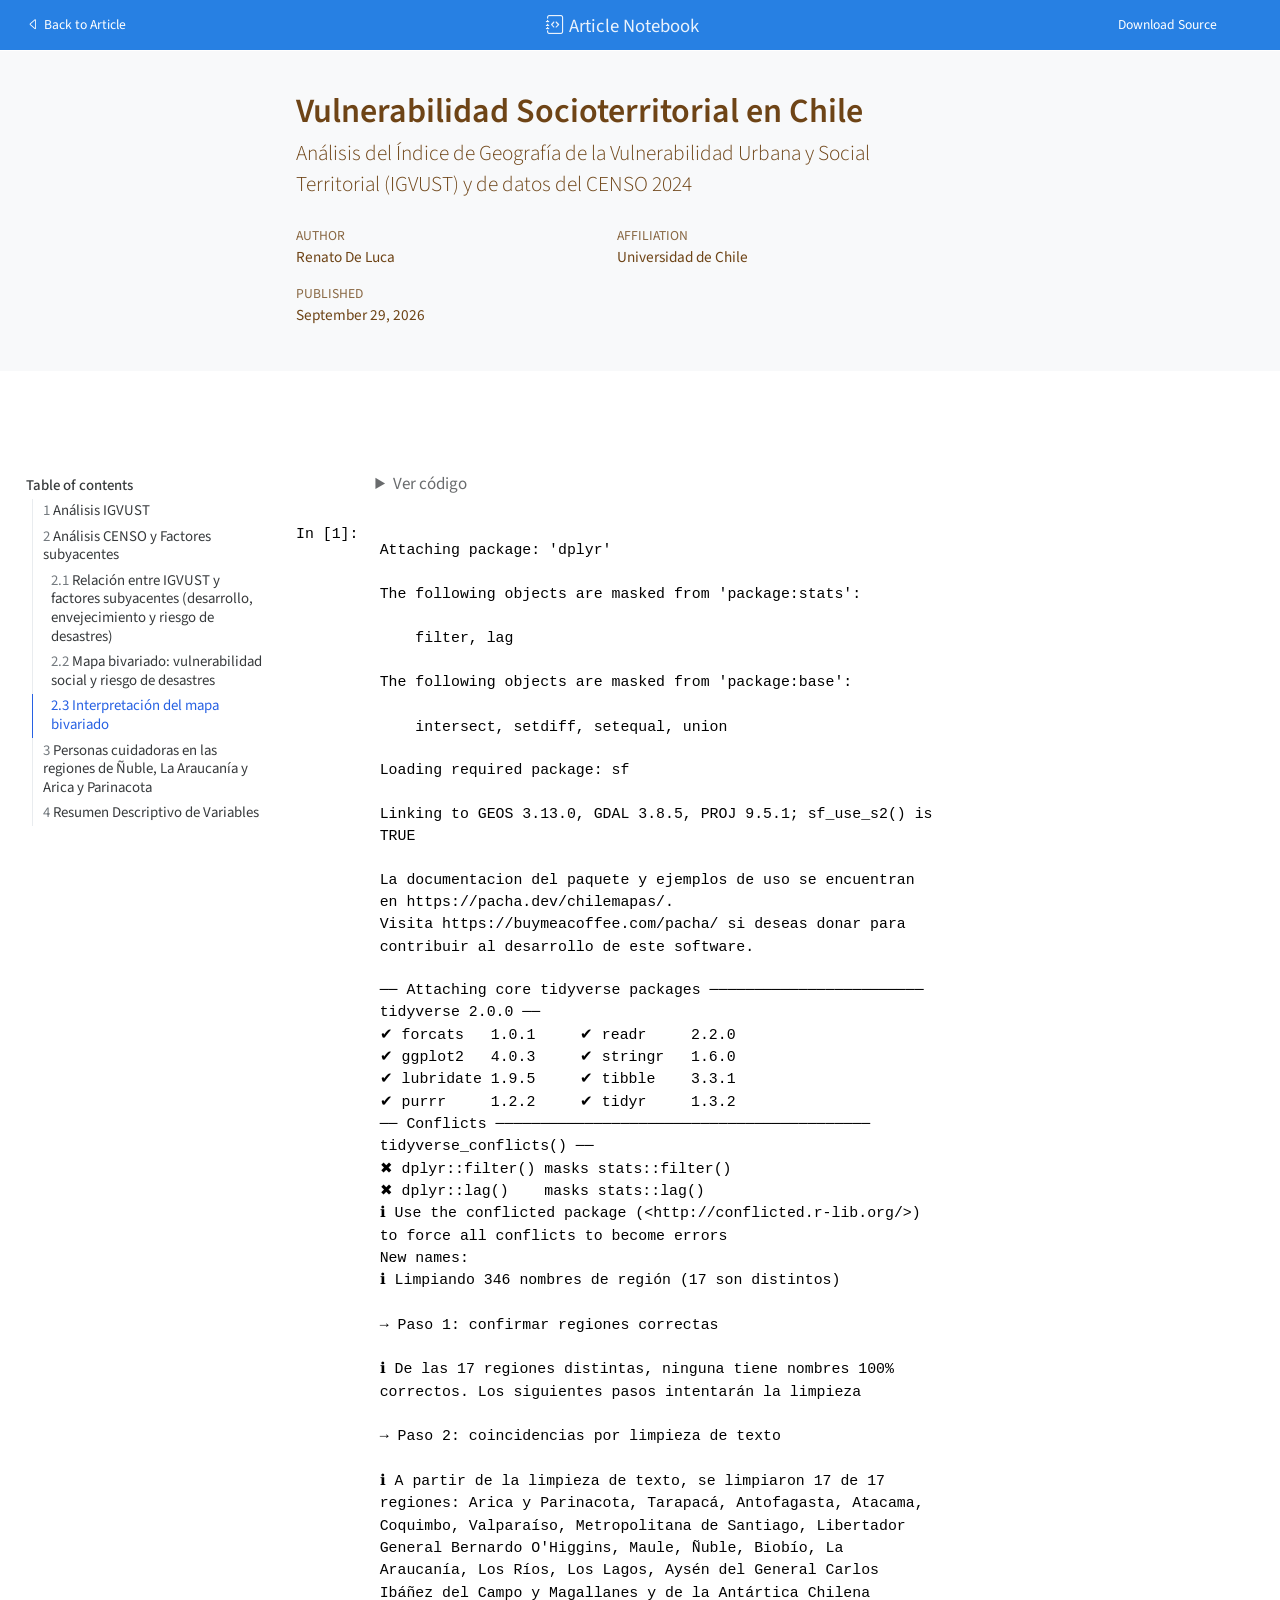
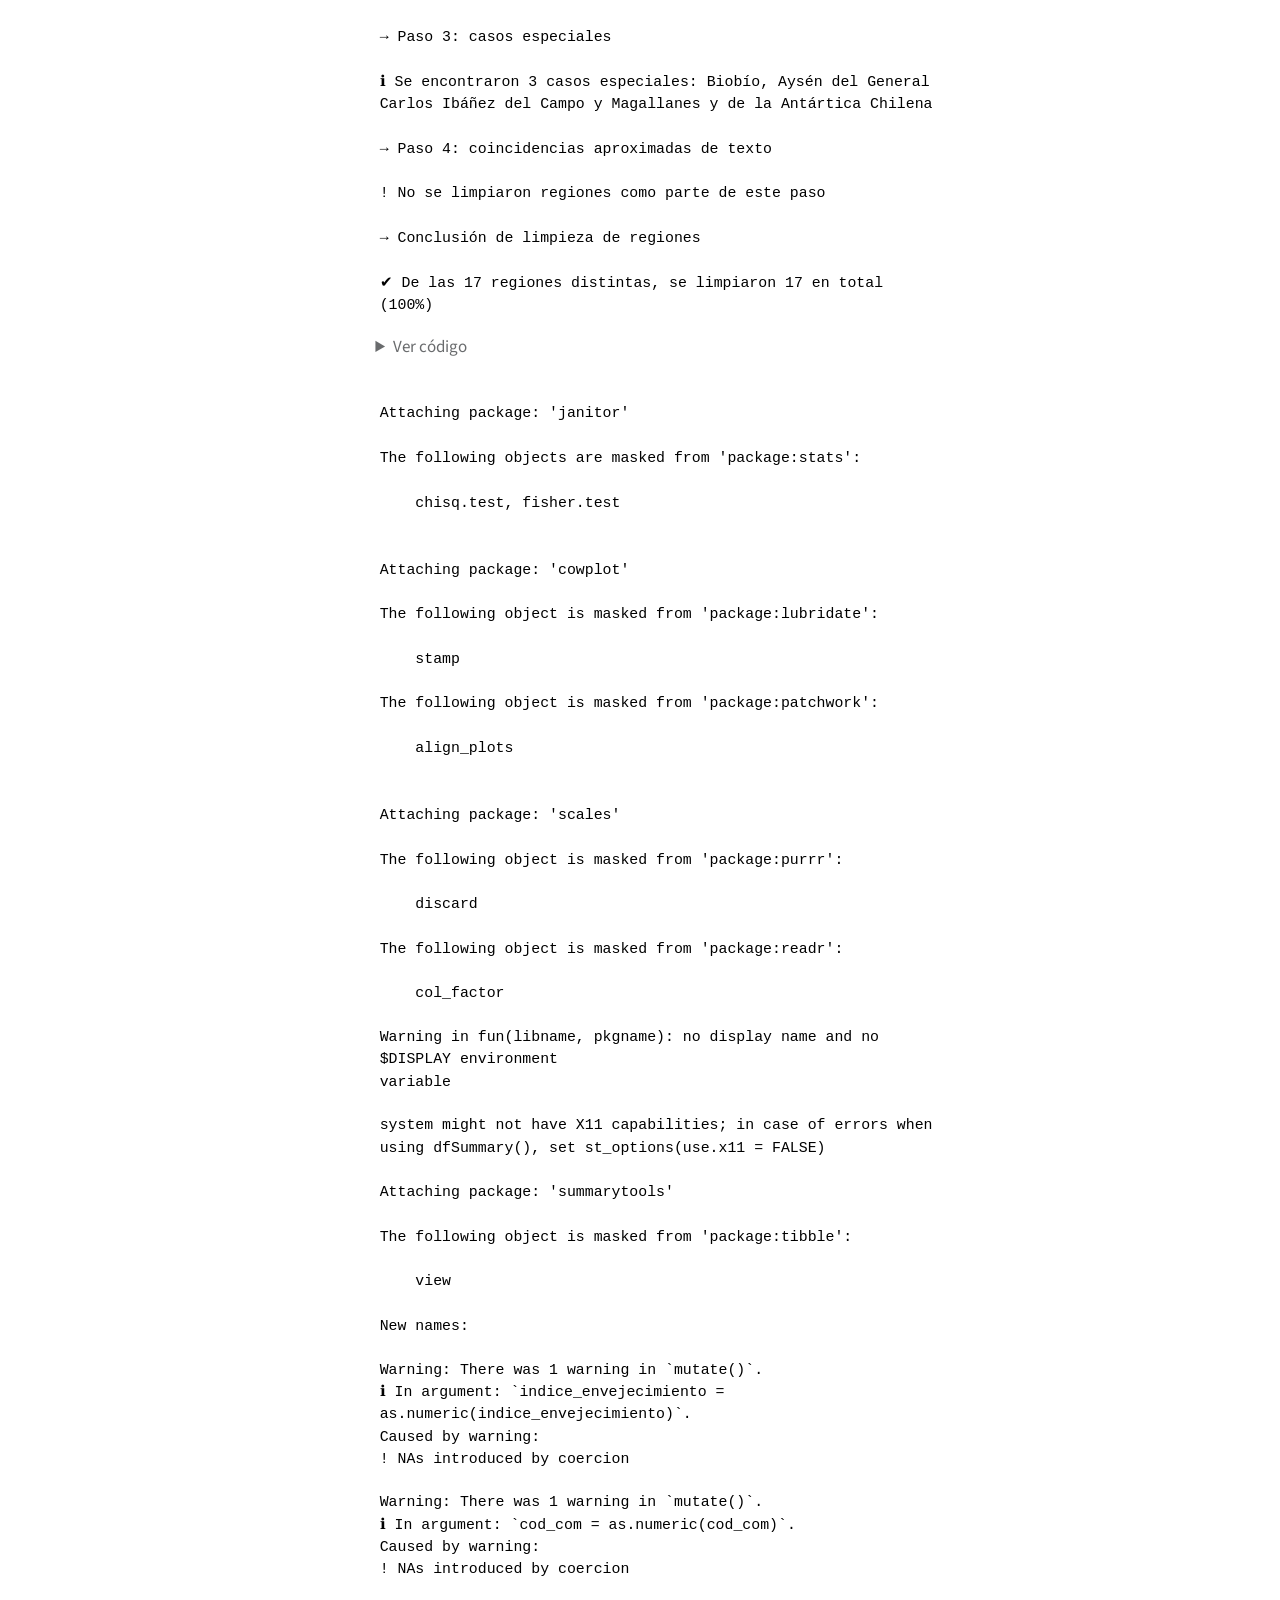
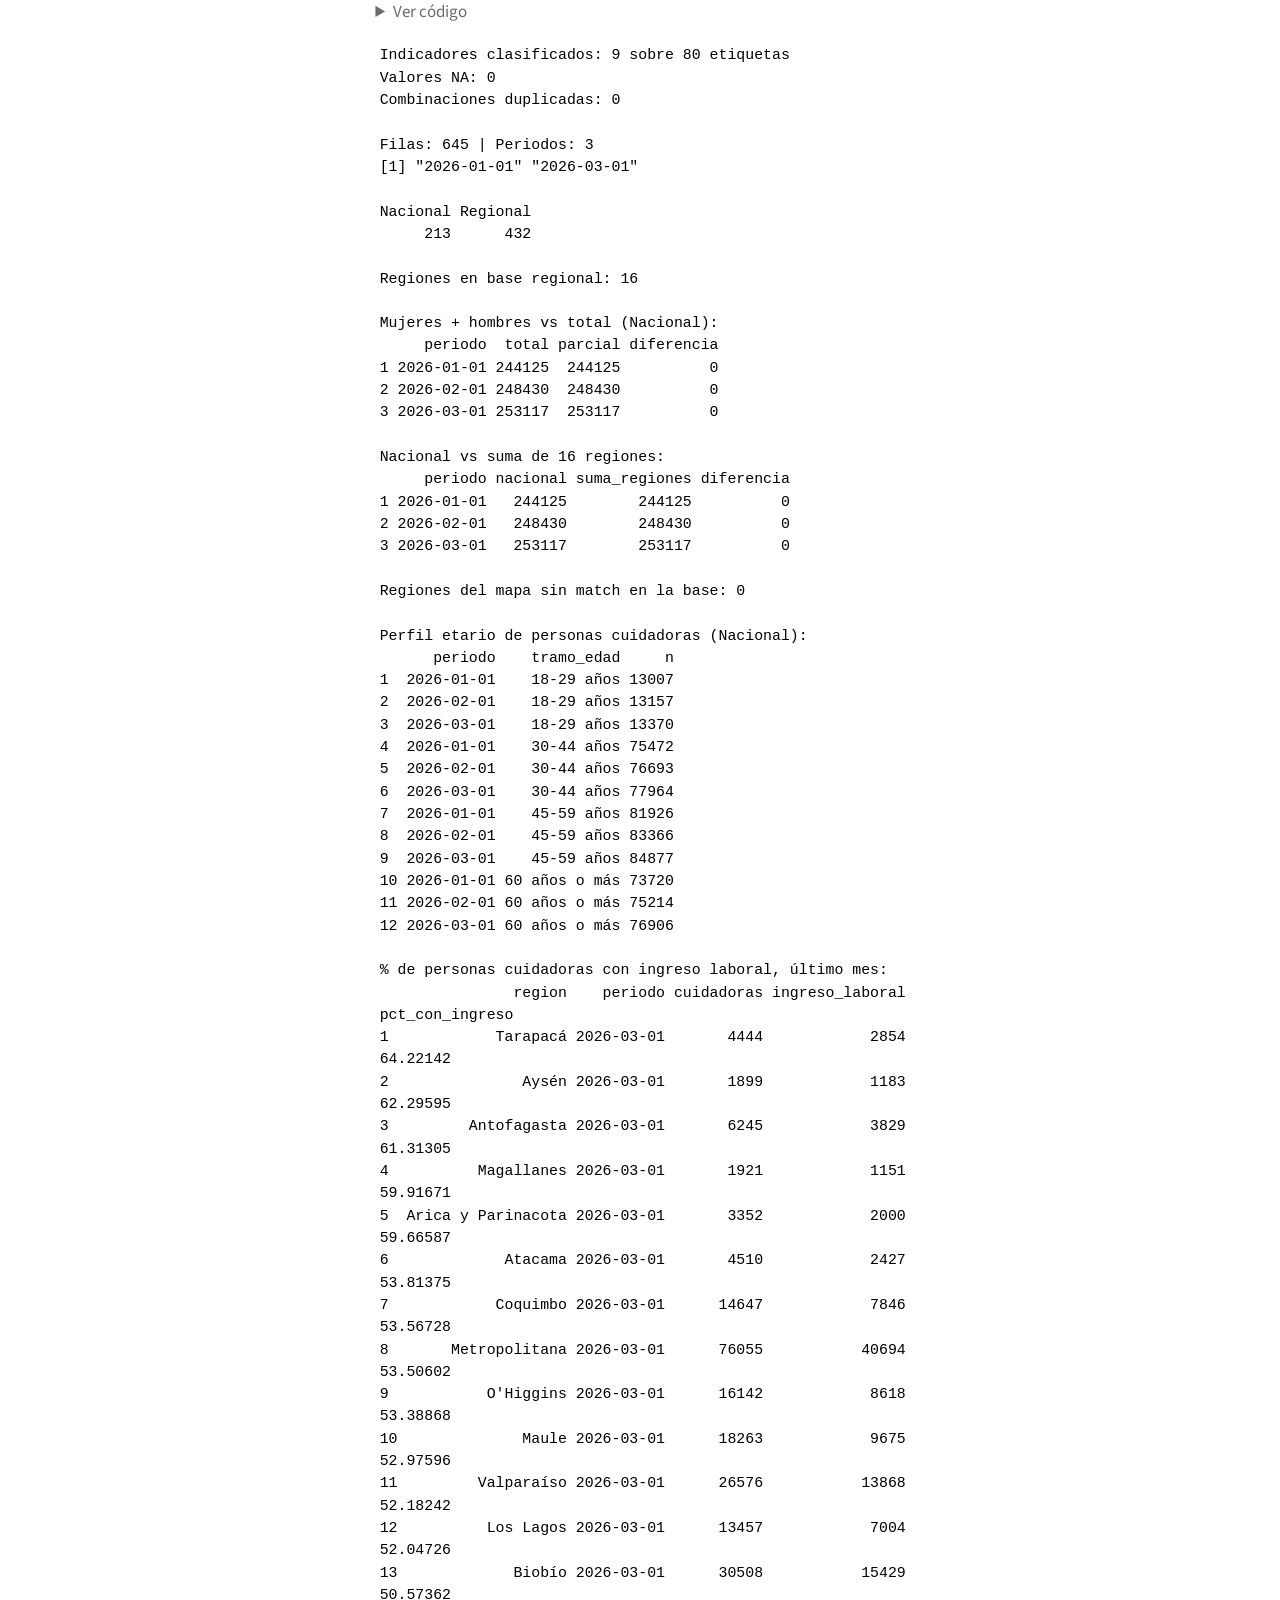
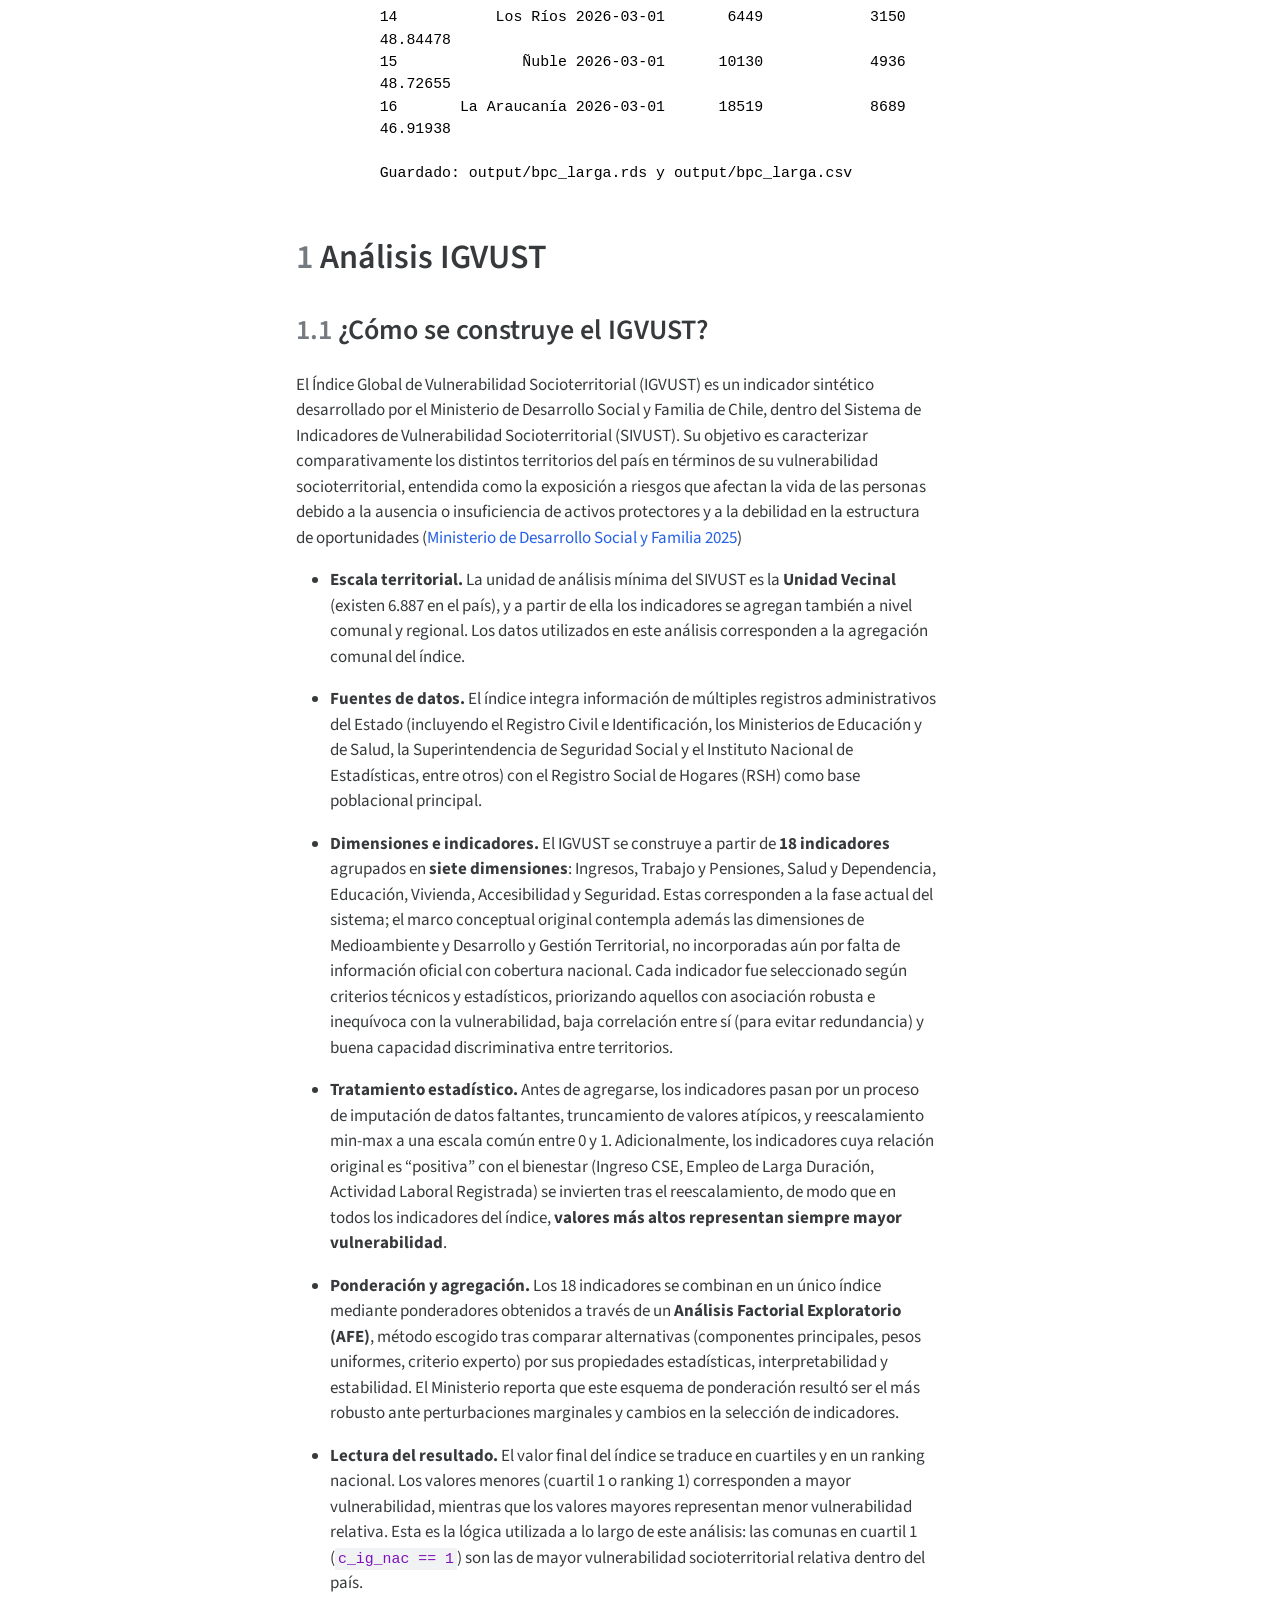
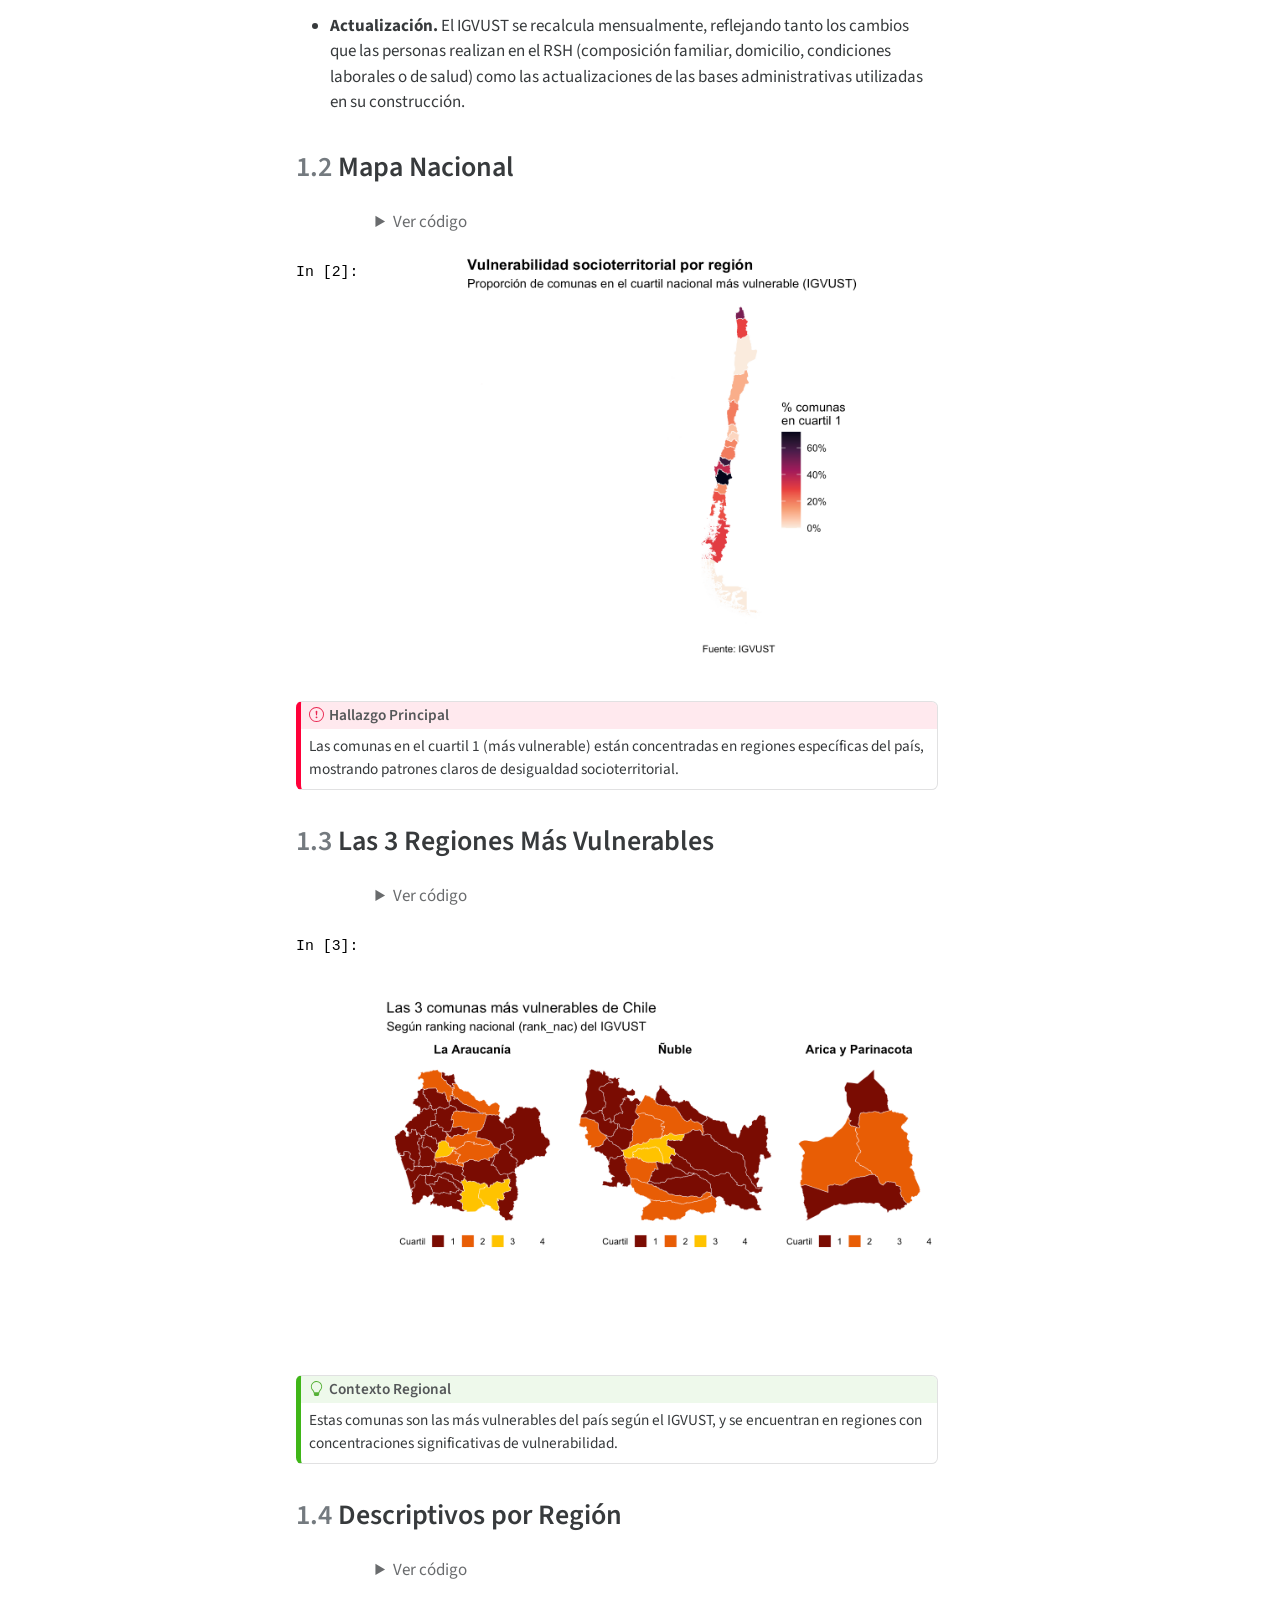
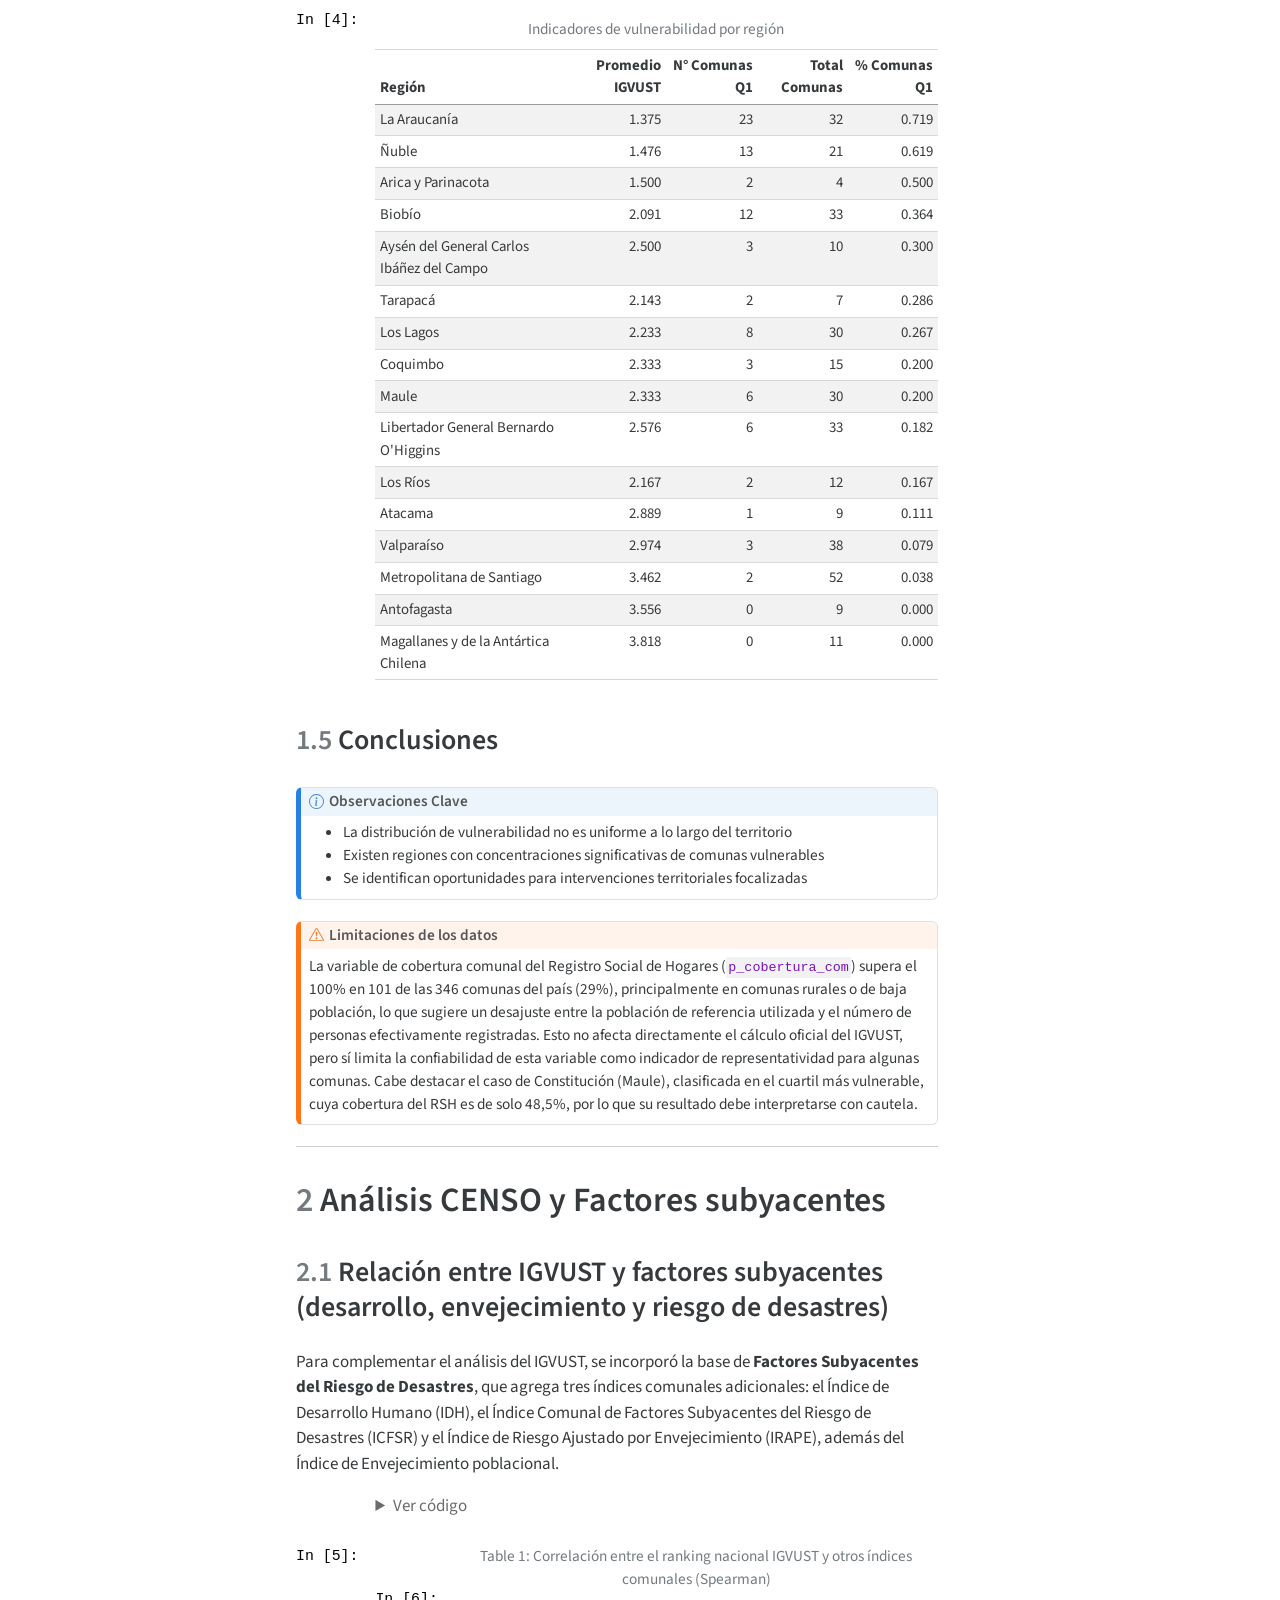
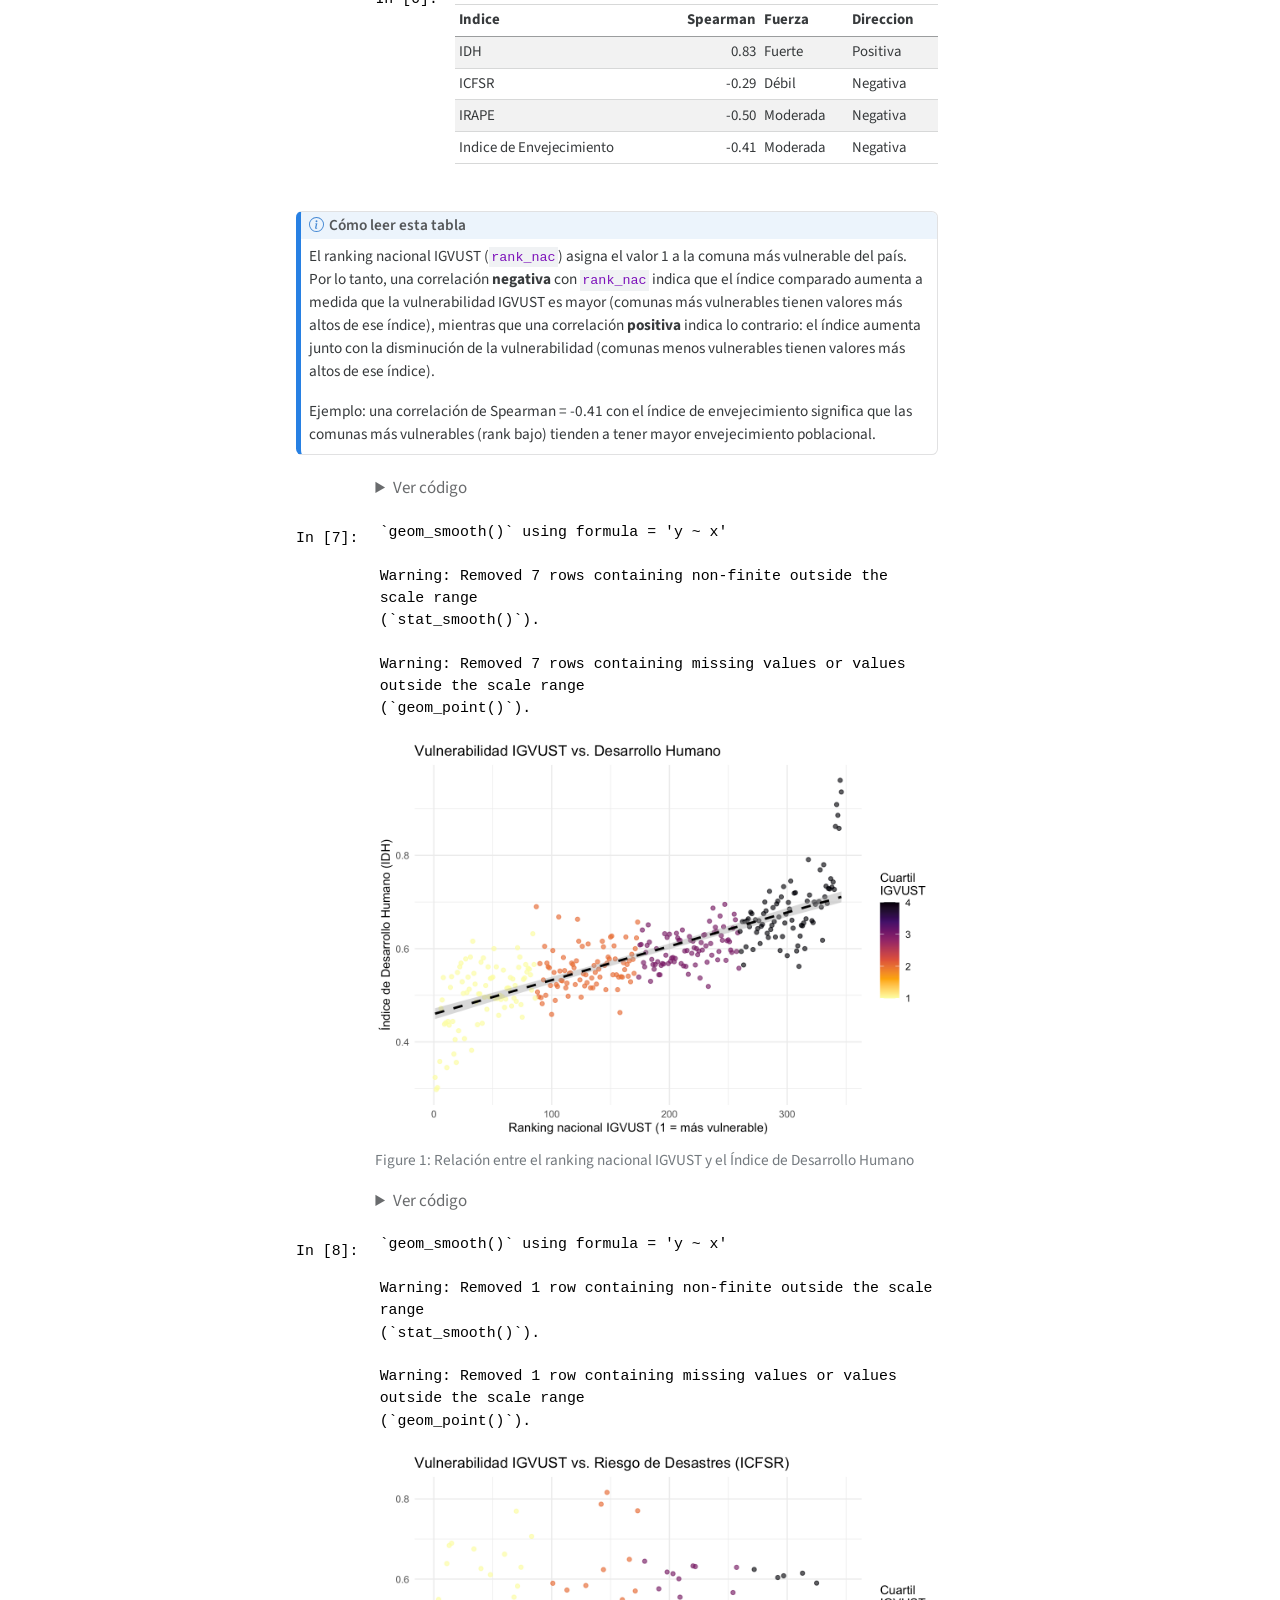
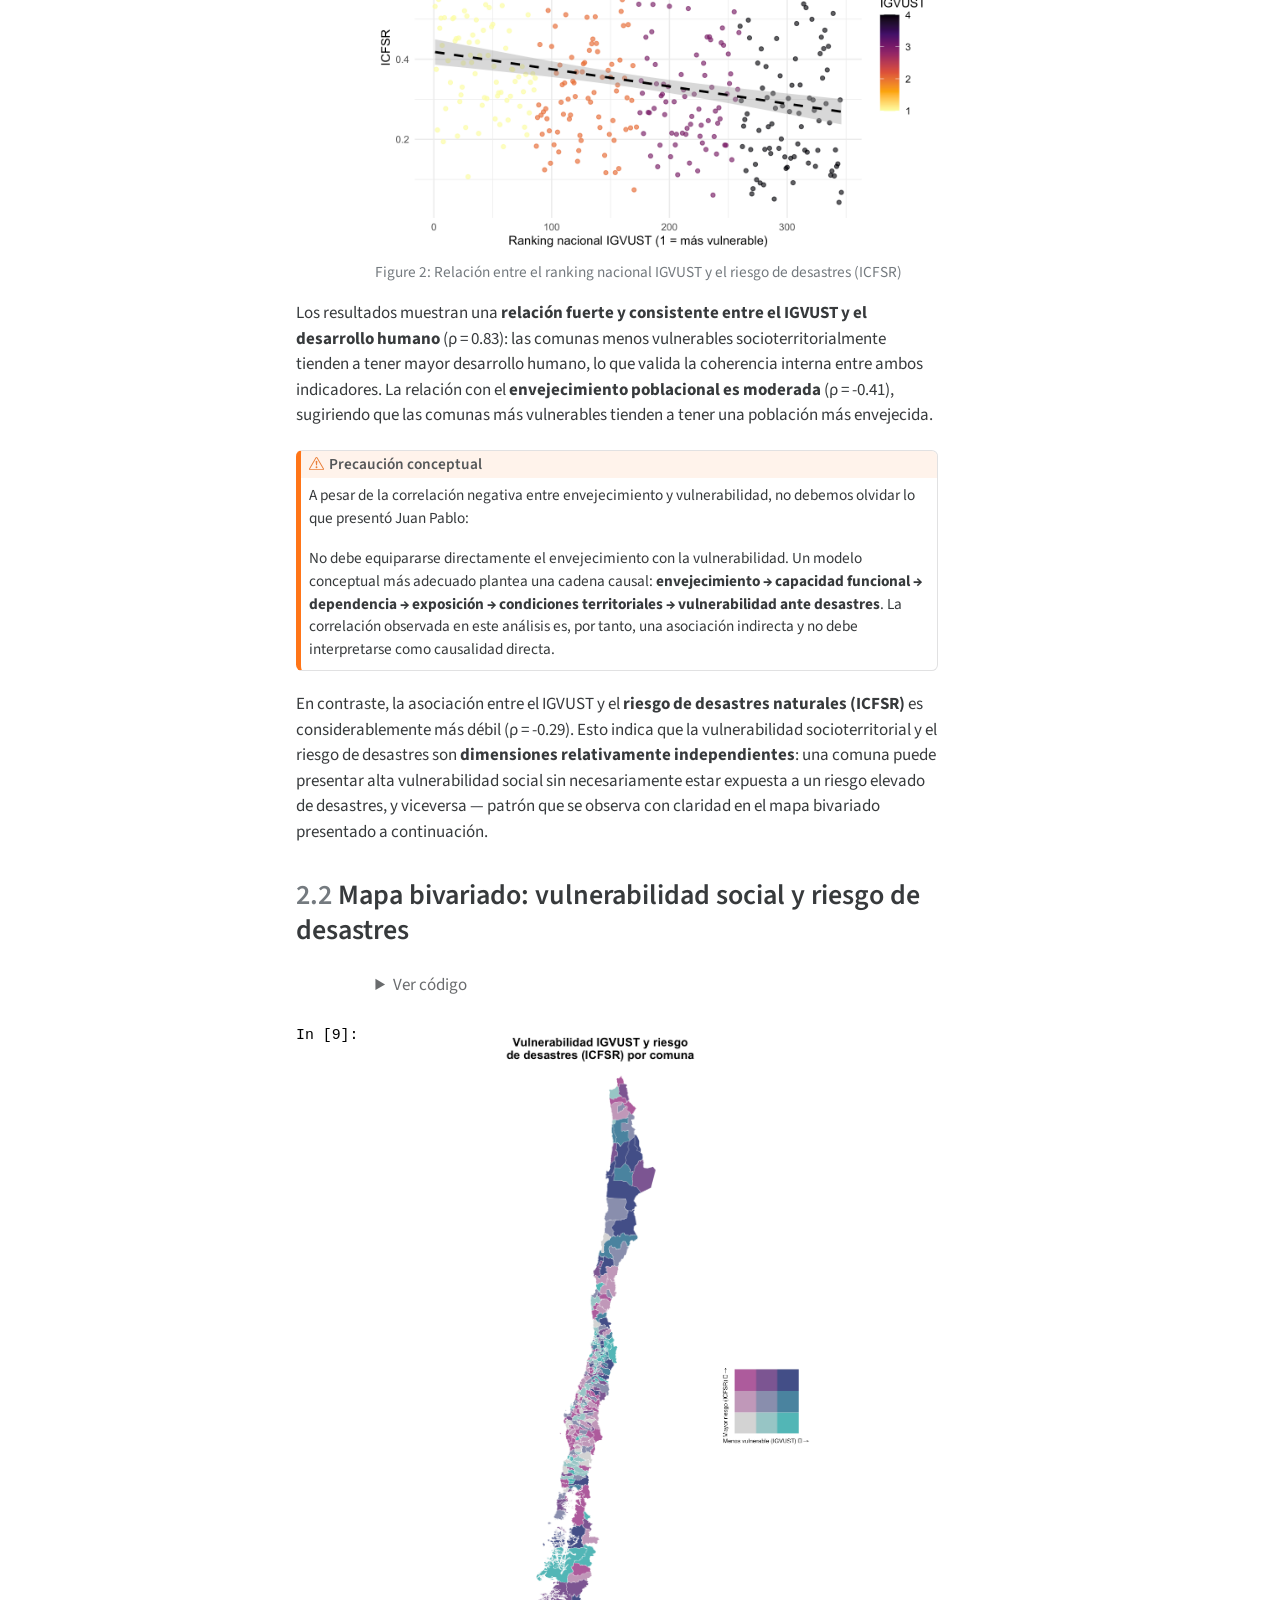
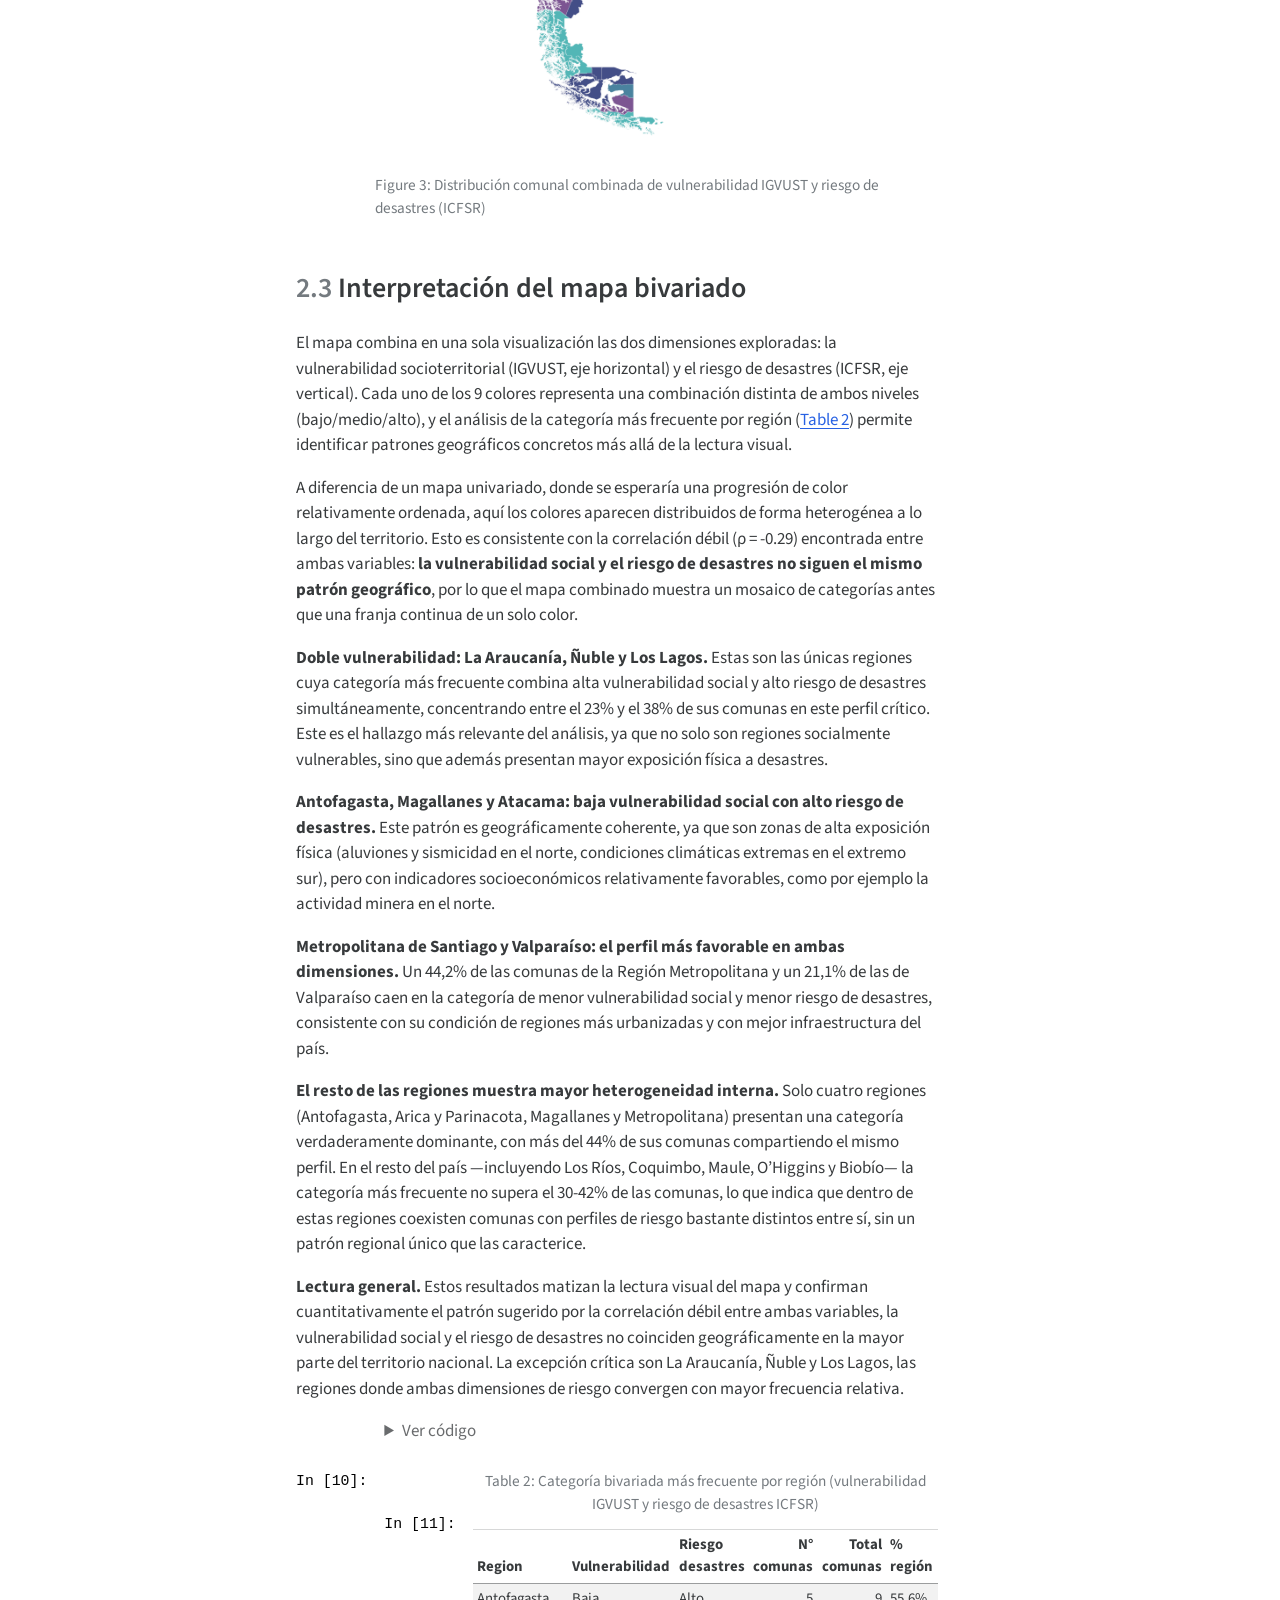
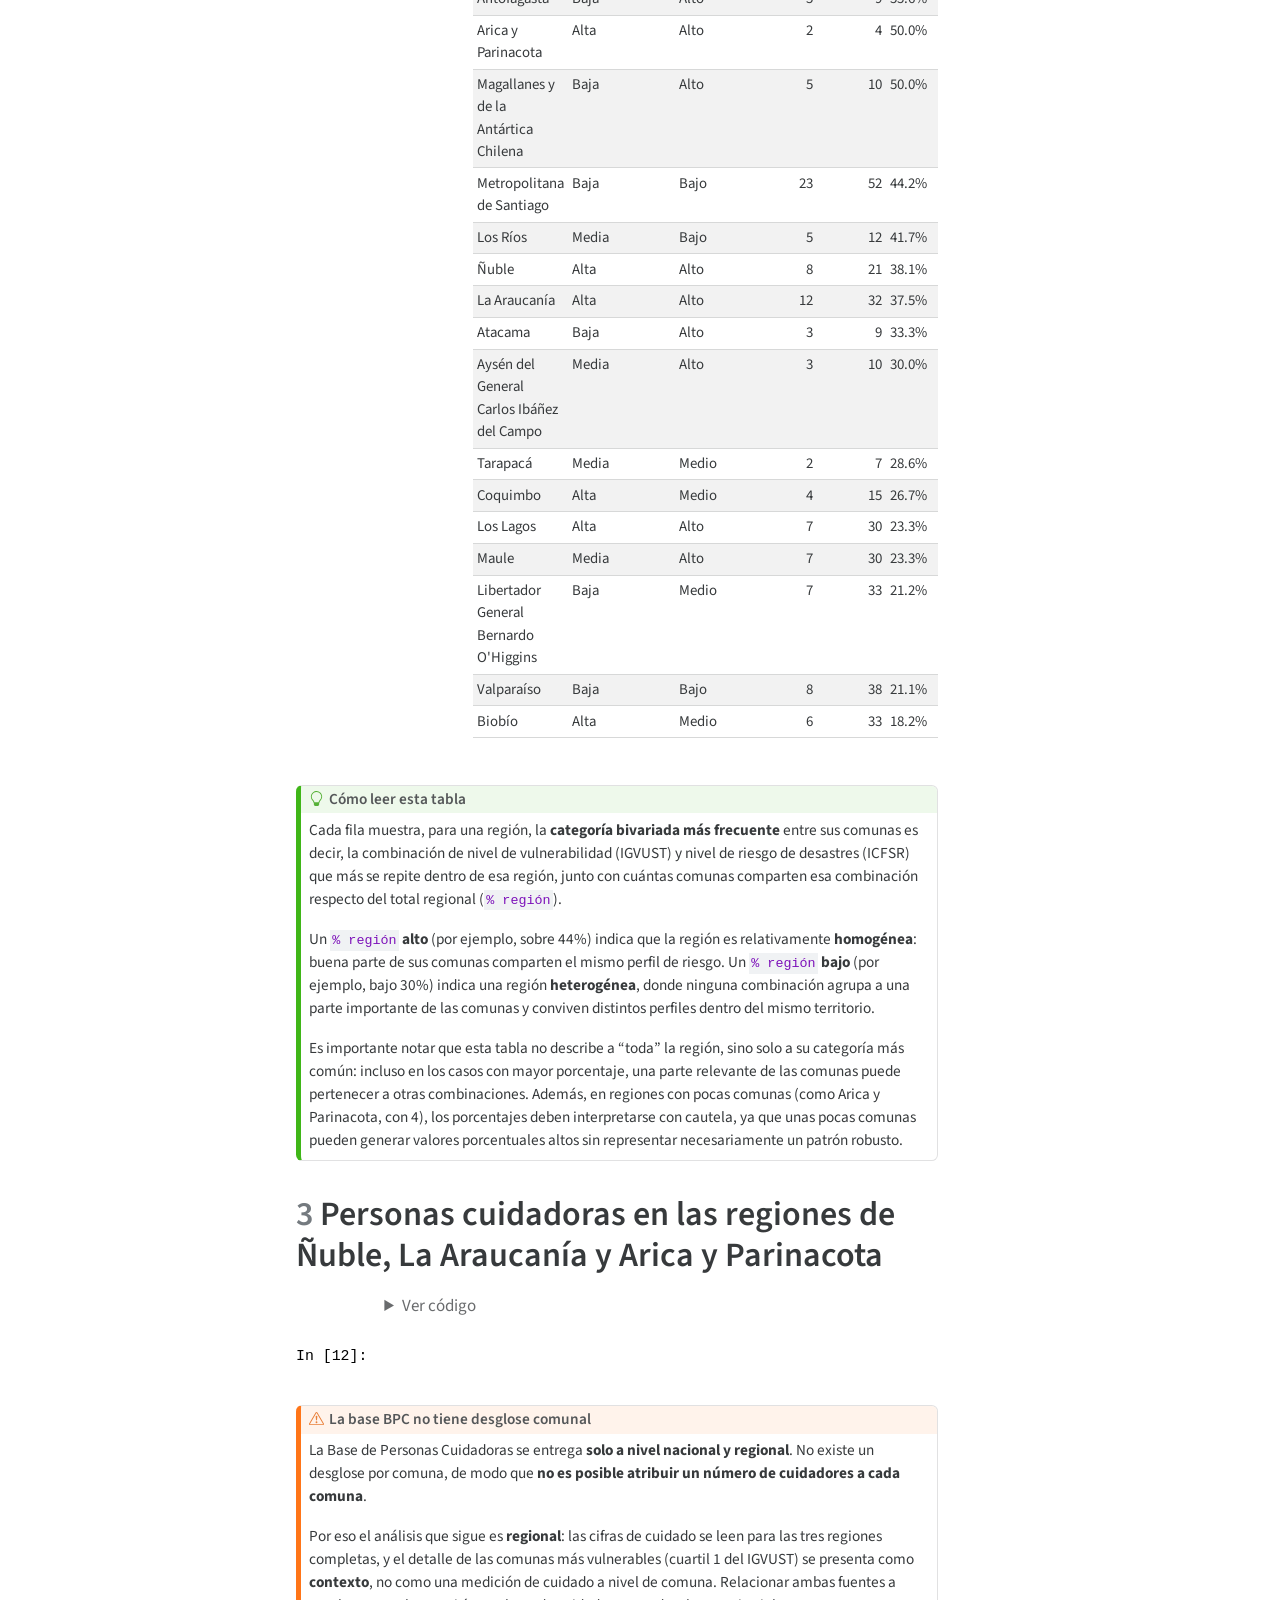
<file: docs/index-preview.html>
<!DOCTYPE html>
<html xmlns="http://www.w3.org/1999/xhtml" lang="en" xml:lang="en"><head>
    <meta charset="utf-8">
    <meta name="generator" content="quarto-1.9.37">

    <meta name="viewport" content="width=device-width, initial-scale=1.0, user-scalable=yes">

    <meta name="dcterms.date" content="2026-09-29">

    <title>Vulnerabilidad Socioterritorial en Chile</title>
    <style>
      /* Default styles provided by pandoc.
      ** See https://pandoc.org/MANUAL.html#variables-for-html for config info.
      */
      code{white-space: pre-wrap;}
      span.smallcaps{font-variant: small-caps;}
      div.columns{display: flex; gap: min(4vw, 1.5em);}
      div.column{flex: auto; overflow-x: auto;}
      div.hanging-indent{margin-left: 1.5em; text-indent: -1.5em;}
      ul.task-list{list-style: none;}
      ul.task-list li input[type="checkbox"] {
        width: 0.8em;
        margin: 0 0.8em 0.2em -1em; /* quarto-specific, see https://github.com/quarto-dev/quarto-cli/issues/4556 */ 
        vertical-align: middle;
      }
      /* CSS for syntax highlighting */
      html { -webkit-text-size-adjust: 100%; }
      pre > code.sourceCode { white-space: pre; position: relative; }
      pre > code.sourceCode > span { display: inline-block; line-height: 1.25; }
      pre > code.sourceCode > span:empty { height: 1.2em; }
      .sourceCode { overflow: visible; }
      code.sourceCode > span { color: inherit; text-decoration: inherit; }
      div.sourceCode { margin: 1em 0; }
      pre.sourceCode { margin: 0; }
      @media screen {
      div.sourceCode { overflow: auto; }
      }
      @media print {
      pre > code.sourceCode { white-space: pre-wrap; }
      pre > code.sourceCode > span { text-indent: -5em; padding-left: 5em; }
      }
      pre.numberSource code
        { counter-reset: source-line 0; }
      pre.numberSource code > span
        { position: relative; left: -4em; counter-increment: source-line; }
      pre.numberSource code > span > a:first-child::before
        { content: counter(source-line);
          position: relative; left: -1em; text-align: right; vertical-align: baseline;
          border: none; display: inline-block;
          -webkit-touch-callout: none; -webkit-user-select: none;
          -khtml-user-select: none; -moz-user-select: none;
          -ms-user-select: none; user-select: none;
          padding: 0 4px; width: 4em;
        }
      pre.numberSource { margin-left: 3em;  padding-left: 4px; }
      div.sourceCode
        {   }
      @media screen {
      pre > code.sourceCode > span > a:first-child::before { text-decoration: underline; }
      }
      /* CSS for citations */
      div.csl-bib-body { }
      div.csl-entry {
        clear: both;
      }
      .hanging-indent div.csl-entry {
        margin-left:2em;
        text-indent:-2em;
      }
      div.csl-left-margin {
        min-width:2em;
        float:left;
      }
      div.csl-right-inline {
        margin-left:2em;
        padding-left:1em;
      }
      div.csl-indent {
        margin-left: 2em;
      }    </style>

    <style>
      body.hypothesis-enabled #quarto-embed-header {
        padding-right: 36px;
      }

      #quarto-embed-header {
        height: 3em;
        width: 100%;
        display: flex;
        justify-content: space-between;
        align-items: center;
        border-bottom: solid 1px;
      }

      #quarto-embed-header h6 {
        font-size: 1.1em;
        padding-top: 0.6em;
        margin-left: 1em;
        margin-right: 1em;
        font-weight: 400;
      }

      #quarto-embed-header a.quarto-back-link,
      #quarto-embed-header a.quarto-download-embed {
        font-size: 0.8em;
        margin-top: 1em;
        margin-bottom: 1em;
        margin-left: 1em;
        margin-right: 1em;
      }

      .quarto-back-container {
        padding-left: 0.5em;
        display: flex;
      }

      .headroom {
          will-change: transform;
          transition: transform 200ms linear;
      }

      .headroom--pinned {
          transform: translateY(0%);
      }

      .headroom--unpinned {
          transform: translateY(-100%);
      }      
    </style>

    <script>
    window.document.addEventListener("DOMContentLoaded", function () {

      var header = window.document.querySelector("#quarto-embed-header");
      const titleBannerEl = window.document.querySelector("body > #title-block-header");
      if (titleBannerEl) {
        titleBannerEl.style.paddingTop = header.clientHeight + "px";
      }
      const contentEl = window.document.getElementById('quarto-content');
      for (const child of contentEl.children) {
        child.style.paddingTop = header.clientHeight + "px";
        child.style.marginTop = "1em";
      }

      // Use the article root if the `back` call doesn't work. This isn't perfect
      // but should typically work
      window.quartoBackToArticle = () => {
        var currentUrl = window.location.href;
        window.history.back();
        setTimeout(() => {
            // if location was not changed in 100 ms, then there is no history back
            if(currentUrl === window.location.href){              
                // redirect to site root
                window.location.href = "index.html";
            }
        }, 100);
      }

      const headroom = new window.Headroom(header, {
        tolerance: 5,
        onPin: function () {
        },
        onUnpin: function () {
        },
      });
      headroom.init();
    });
    </script>

    
<script src="site_libs/manuscript-notebook/headroom.min.js"></script>
<script src="site_libs/clipboard/clipboard.min.js"></script>
<script src="site_libs/quarto-html/quarto.js" type="module"></script>
<script src="site_libs/quarto-html/tabsets/tabsets.js" type="module"></script>
<script src="site_libs/quarto-html/popper.min.js"></script>
<script src="site_libs/quarto-html/tippy.umd.min.js"></script>
<script src="site_libs/quarto-html/anchor.min.js"></script>
<link href="site_libs/quarto-html/tippy.css" rel="stylesheet">
<link href="site_libs/quarto-html/quarto-syntax-highlighting-7f8f88aac4f3542376d5c11b86a4c14d.css" rel="stylesheet" class="quarto-color-scheme" id="quarto-text-highlighting-styles">
<link href="site_libs/quarto-html/quarto-syntax-highlighting-dark-d0ae9245876894da5ac7e18953ecc5cc.css" rel="stylesheet" class="quarto-color-scheme quarto-color-alternate" id="quarto-text-highlighting-styles">
<link href="site_libs/quarto-html/quarto-syntax-highlighting-7f8f88aac4f3542376d5c11b86a4c14d.css" rel="stylesheet" class="quarto-color-scheme-extra" id="quarto-text-highlighting-styles">
<script src="site_libs/bootstrap/bootstrap.min.js"></script>
<link href="site_libs/bootstrap/bootstrap-icons.css" rel="stylesheet">
<link href="site_libs/bootstrap/bootstrap-8ffd5f67044e5306d9846f29df41dda5.min.css" rel="stylesheet" append-hash="true" class="quarto-color-scheme" id="quarto-bootstrap" data-mode="light">
<link href="site_libs/bootstrap/bootstrap-dark-e9c089065520923051751262ebb12d2f.min.css" rel="stylesheet" append-hash="true" class="quarto-color-scheme quarto-color-alternate" id="quarto-bootstrap" data-mode="dark">
<link href="site_libs/bootstrap/bootstrap-8ffd5f67044e5306d9846f29df41dda5.min.css" rel="stylesheet" append-hash="true" class="quarto-color-scheme-extra" id="quarto-bootstrap" data-mode="light">
<script src="site_libs/quarto-contrib/glightbox/glightbox.min.js"></script>
<link href="site_libs/quarto-contrib/glightbox/glightbox.min.css" rel="stylesheet">
<link href="site_libs/quarto-contrib/glightbox/lightbox.css" rel="stylesheet">
     <style>html{ scroll-behavior: smooth; }</style>  <script async="" src="https://hypothes.is/embed.js"></script>
<script>
  window.document.addEventListener("DOMContentLoaded", function (_event) {
    document.body.classList.add('hypothesis-enabled');
  });
</script>  <style>

      .quarto-title-block .quarto-title-banner h1,
      .quarto-title-block .quarto-title-banner h2,
      .quarto-title-block .quarto-title-banner h3,
      .quarto-title-block .quarto-title-banner h4,
      .quarto-title-block .quarto-title-banner h5,
      .quarto-title-block .quarto-title-banner h6
      {
        color: #6e4416;
      }

      .quarto-title-block .quarto-title-banner {
        color: #6e4416;
      }
</style>  
      <meta name="citation_title" content="Vulnerabilidad Socioterritorial en Chile">
<meta name="citation_author" content="Renato De Luca">
<meta name="citation_publication_date" content="2026-09-29">
<meta name="citation_cover_date" content="2026-09-29">
<meta name="citation_year" content="2026">
<meta name="citation_online_date" content="2026-09-29">
<meta name="citation_language" content="en">
<meta name="citation_reference" content="citation_title=From mandates to mechanisms: Institutional vulnerability, decentralized governance, and the challenges of local disaster risk reduction implementation;,citation_author=I. Alcántara-Ayala;,citation_author=et al.;,citation_publication_date=2025;,citation_cover_date=2025;,citation_year=2025;,citation_journal_title=International Journal of Disaster Risk Science;">
<meta name="citation_reference" content="citation_title=Los adultos mayores y las catástrofes: Preparación y respuesta;,citation_author=American Association for Geriatric Psychiatry [AAGP];,citation_publication_date=2024;,citation_cover_date=2024;,citation_year=2024;">
<meta name="citation_reference" content="citation_title=Staying despite disaster risks: Place attachment, voluntary immobility and adaptation in Tajikistan’s Pamir Mountains;,citation_author=S. Blondin;,citation_publication_date=2021;,citation_cover_date=2021;,citation_year=2021;,citation_journal_title=Geoforum;">
<meta name="citation_reference" content="citation_title=Disaster awareness and preparedness among older adults in Canada regarding floods, wildfires, and earthquakes;,citation_author=E. Bogdan;,citation_author=R. Krueger;,citation_author=J. Wright;,citation_author=K. Woods;,citation_author=S. Cottar;,citation_publication_date=2024;,citation_cover_date=2024;,citation_year=2024;,citation_issue=2;,citation_doi=10.1007/s13753-024-00555-9;,citation_volume=15;,citation_journal_title=International Journal of Disaster Risk Science;">
<meta name="citation_reference" content="citation_title=Lessons from the implementation of the Sendai Framework for Disaster Risk Reduction from Latin America and the Caribbean;,citation_author=M. Cabral-Ramírez;,citation_author=et al.;,citation_publication_date=2025;,citation_cover_date=2025;,citation_year=2025;,citation_journal_title=International Journal of Disaster Risk Science;">
<meta name="citation_reference" content="citation_title=Políticas y sistemas integrales de cuidados de largo plazo en América Latina y el Caribe;,citation_author=Comisión Económica para América Latina y el Caribe [CEPAL];,citation_publication_date=2023;,citation_cover_date=2023;,citation_year=2023;">
<meta name="citation_reference" content="citation_title=Place attachment and climate adaptation in older adults: A proposed theoretical model;,citation_author=P. De Gea-Grela;,citation_author=et al.;,citation_publication_date=2025;,citation_cover_date=2025;,citation_year=2025;,citation_journal_title=Journal for the Theory of Social Behaviour;">
<meta name="citation_reference" content="citation_title=Resiliencia comunitaria y gestión de riesgo de desastre en comunidades de la región del Biobío, Chile;,citation_author=A. P. Fuentes Aguilar;,citation_author=F. J. D’Silva Signe;,citation_publication_date=2025;,citation_cover_date=2025;,citation_year=2025;,citation_issue=2;,citation_volume=9;,citation_journal_title=Revista de Estudios Latinoamericanos sobre Reducción del Riesgo de Desastres (REDER);">
<meta name="citation_reference" content="citation_title=The changing social vulnerability in Shanghai during 2000–2020 and its implications for risk management;,citation_author=X. Huang;,citation_author=et al.;,citation_publication_date=2024;,citation_cover_date=2024;,citation_year=2024;,citation_journal_title=International Journal of Disaster Risk Reduction;">
<meta name="citation_reference" content="citation_title=Conceptualizing community resilience and the social dimensions of risk to overcome barriers to disaster risk reduction and sustainable development;,citation_author=A. J. Imperiale;,citation_author=F. Vanclay;,citation_publication_date=2021;,citation_cover_date=2021;,citation_year=2021;,citation_journal_title=Sustainable Development;">
<meta name="citation_reference" content="citation_title=Personas mayores y desastres: Aprendizajes para la implementación de políticas públicas luego del mega-incendio de 2024 en Valparaíso, Chile;,citation_author=P. Jara Jara;,citation_publication_date=2025;,citation_cover_date=2025;,citation_year=2025;,citation_issue=1;,citation_volume=9;,citation_journal_title=Revista de Estudios Latinoamericanos sobre Reducción del Riesgo de Desastres (REDER);">
<meta name="citation_reference" content="citation_title=Ageing in place in disaster prone rural coastal communities: A case study of Tai O Village in Hong Kong;,citation_author=C. Kwan;,citation_author=et al.;,citation_publication_date=2021;,citation_cover_date=2021;,citation_year=2021;,citation_journal_title=Sustainability;">
<meta name="citation_reference" content="citation_title=Factors influencing disaster preparedness behaviors of older adults;,citation_author=K.-M. Liao;,citation_author=S.-C. Hu;,citation_publication_date=2025;,citation_cover_date=2025;,citation_year=2025;,citation_journal_title=PLOS ONE;">
<meta name="citation_reference" content="citation_title=Social vulnerability indices: A scoping review;,citation_author=J. C. Mah;,citation_author=J. L. Penwarden;,citation_author=H. Pott;,citation_author=O. Theou;,citation_author=M. K. Andrew;,citation_publication_date=2023;,citation_cover_date=2023;,citation_year=2023;,citation_journal_title=BMC Public Health;">
<meta name="citation_reference" content="citation_title=Social vulnerability indicators for flooding in Aotearoa New Zealand;,citation_author=K. Mason;,citation_author=et al.;,citation_publication_date=2021;,citation_cover_date=2021;,citation_year=2021;,citation_journal_title=International Journal of Environmental Research and Public Health;">
<meta name="citation_reference" content="citation_title=Informe de Resultados del Índice Global de Vulnerabilidad Socioterritorial (IGVUST);,citation_author=Ministerio de Desarrollo Social y Familia;,citation_publication_date=2025;,citation_cover_date=2025;,citation_year=2025;">
<meta name="citation_reference" content="citation_title=Informe Metodológico: Sistema de Indicadores de Vulnerabilidad Socioterritorial;,citation_author=Ministerio de Desarrollo Social y Familia;,citation_publication_date=2025;,citation_cover_date=2025;,citation_year=2025;,citation_technical_report_institution=Subsecretaría de Evaluación Social, Ministerio de Desarrollo Social y Familia, Gobierno de Chile;">
<meta name="citation_reference" content="citation_title=Reconceptualizing community-based disaster risk management: From external-led projects to community-centered resilience building through a systematic review;,citation_author=A. Moktan;,citation_author=et al.;,citation_publication_date=2026;,citation_cover_date=2026;,citation_year=2026;,citation_journal_title=Progress in Disaster Science;">
<meta name="citation_reference" content="citation_title=Experience and local memory of older people in the face of disasters: A systematic review;,citation_author=C. Navarrete-Valladares;,citation_author=J. Sandoval-Díaz;,citation_author=E. Sandoval-Obando;,citation_publication_date=2023;,citation_cover_date=2023;,citation_year=2023;,citation_doi=10.3389/fpubh.2023.1163561;,citation_volume=11;,citation_journal_title=Frontiers in Public Health;">
<meta name="citation_reference" content="citation_title=Vulnerabilidad y capacidad adaptativa de personas mayores ante el cambio climático: Una revisión sistemática;,citation_author=C. Navarrete-Valladares;,citation_author=J. Sandoval;,citation_publication_date=2024;,citation_cover_date=2024;,citation_year=2024;,citation_issue=2;,citation_doi=10.30849/ripijp.v58i2.1840;,citation_volume=58;,citation_journal_title=Revista Interamericana de Psicología / Interamerican Journal of Psychology;">
<meta name="citation_reference" content="citation_title=Dimensiones de la gobernanza del riesgo de desastres: Una revisión sistemática;,citation_author=M. A. Núñez;,citation_author=C. Ocampo-Salazar;,citation_publication_date=2025;,citation_cover_date=2025;,citation_year=2025;,citation_issue=1;,citation_doi=10.55467/reder.v9i1.177;,citation_volume=9;,citation_journal_title=Revista de Estudios Latinoamericanos sobre Reducción del Riesgo de Desastres (REDER);">
<meta name="citation_reference" content="citation_title=Percepción del riesgo de desastres socionaturales en habitantes del Municipio de La Florida, Nariño, Colombia;,citation_author=Ojeda-Rosero;,citation_author=C. E. (Ed.);,citation_publication_date=2024;,citation_cover_date=2024;,citation_year=2024;,citation_journal_title=Redalyc / Revista de investigación;">
<meta name="citation_reference" content="citation_title=Climate change and healthy ageing: An assessment of the impact of climate hazards on older people;,citation_author=M. Prina;,citation_author=M. Khondoker;,citation_author=S. Cabral-Gutiérrez;,citation_author=B. C. M. Stephan;,citation_publication_date=2024;,citation_cover_date=2024;,citation_year=2024;,citation_journal_title=Journal of Global Health;">
<meta name="citation_reference" content="citation_title=An empirical social vulnerability map for flood risk assessment at global scale (&amp;amp;amp;quot;GlobE-SoVI&amp;quot;);,citation_author=L. Reimann;,citation_author=A. T. Vafeidis;,citation_author=J. L. Merkens;,citation_publication_date=2024;,citation_cover_date=2024;,citation_year=2024;,citation_journal_title=Earth’s Future;">
<meta name="citation_reference" content="citation_title=Capacidad estatal y vulnerabilidad ante el riesgo de desastres: El caso del megaincendio de 2014 en Valparaíso, Chile;,citation_author=R. Rivas;,citation_author=L. Maldonado;,citation_author=K. Campos;,citation_author=L. Ojeda;,citation_publication_date=2024;,citation_cover_date=2024;,citation_year=2024;,citation_issue=2;,citation_doi=10.55467/reder.v8i2.168;,citation_volume=8;,citation_journal_title=Revista de Estudios Latinoamericanos sobre Reducción del Riesgo de Desastres (REDER);">
<meta name="citation_reference" content="citation_title=Community mapping based on Milton Santos as a tool for disaster response and risk management in self-built communities: Case study of El Pacífico, Medellín, Colombia;,citation_author=L. A. Rivera Flórez;,citation_author=et al.;,citation_publication_date=2024;,citation_cover_date=2024;,citation_year=2024;,citation_journal_title=Cogent Social Sciences;">
<meta name="citation_reference" content="citation_title=Disaster awareness, disaster risk perceptions, and disaster risk communication among older adults in Niğde, Türkiye;,citation_author=Ç. Samancı Tekin;,citation_author=N. Ozkan;,citation_publication_date=2026;,citation_cover_date=2026;,citation_year=2026;,citation_issue=2;,citation_doi=10.1007/s10823-026-09584-x;,citation_volume=41;,citation_journal_title=Journal of Cross-Cultural Gerontology;">
<meta name="citation_reference" content="citation_title=Apego al lugar y percepción del riesgo volcánico en personas mayores de Ñuble, Chile;,citation_author=J. Sandoval-Díaz;,citation_author=S. R. Monsalves-Peña;,citation_author=V. Vejar-Valle;,citation_author=C. Bravo-Ferretti;,citation_publication_date=2022;,citation_cover_date=2022;,citation_year=2022;,citation_issue=46;,citation_volume=25;,citation_journal_title=Revista Urbano;">
<meta name="citation_reference" content="citation_title=Collective memories and previous experiences of older people in the face of disaster risk processes: Lessons learned, implication, and social support;,citation_author=J. Sandoval-Díaz;,citation_author=C. Navarrete-Valladares;,citation_author=C. Suazo-Muñoz;,citation_author=S. Martínez-Labrín;,citation_publication_date=2023;,citation_cover_date=2023;,citation_year=2023;,citation_doi=10.3389/fclim.2023.1272219;,citation_volume=5;,citation_journal_title=Frontiers in Climate;">
<meta name="citation_reference" content="citation_title=Community resilience to disaster risk in older adults: Socio-community attributes and resilient dimensions produced via participatory strategies;,citation_author=J. Sandoval-Díaz;,citation_author=C. Suazo-Muñoz;,citation_author=C. Navarrete-Valladares;,citation_publication_date=2025;,citation_cover_date=2025;,citation_year=2025;,citation_issue=5;,citation_doi=10.1002/jcop.70030;,citation_volume=53;,citation_journal_title=Journal of Community Psychology;">
<meta name="citation_reference" content="citation_title=Revisión sistemática sobre la capacidad de adaptación y resiliencia comunitaria ante desastres socionaturales en América Latina y el Caribe;,citation_author=J. Sandoval-Díaz;,citation_author=M. Navarrete Muñoz;,citation_author=D. Cuadra Martínez;,citation_publication_date=2023;,citation_cover_date=2023;,citation_year=2023;,citation_issue=2;,citation_doi=10.55467/reder.v7i2.132;,citation_volume=7;,citation_journal_title=Revista de Estudios Latinoamericanos sobre Reducción del Riesgo de Desastres (REDER);">
<meta name="citation_reference" content="citation_title=Community resilience to wildfires: A systematic review of impacts, coping strategies, indicators, and governance challenges;,citation_author=J. Sandoval Díaz;,citation_author=et al.;,citation_publication_date=2025;,citation_cover_date=2025;,citation_year=2025;,citation_journal_title=Progress in Disaster Science;">
<meta name="citation_reference" content="citation_title=Flood hazard mapping and flood preparedness literacy of the elderly population residing in Bangkok, Thailand;,citation_author=C. Sawangnate;,citation_author=et al.;,citation_publication_date=2022;,citation_cover_date=2022;,citation_year=2022;,citation_journal_title=Water;">
<meta name="citation_reference" content="citation_title=Can pre-disaster community resilience enhance post-disaster recovery among older adults? A natural experiment in Iwanuma City after the 2011 Great East Japan Earthquake and Tsunami;,citation_author=Y. Shiozaki;,citation_author=et al.;,citation_publication_date=2026;,citation_cover_date=2026;,citation_year=2026;,citation_journal_title=International Journal of Disaster Risk Reduction;">
<meta name="citation_reference" content="citation_title=Vulnerability of older adults in natural disaster scenarios: A case study of earthquakes;,citation_author=W. Si;,citation_author=et al.;,citation_publication_date=2025;,citation_cover_date=2025;,citation_year=2025;,citation_journal_title=Innovation in Aging;">
<meta name="citation_reference" content="citation_title=The social cohesion measures contributing to resilient disaster recovery: A systematic literature review;,citation_author=S. Sobhaninia;,citation_publication_date=2024;,citation_cover_date=2024;,citation_year=2024;,citation_issue=4;,citation_doi=10.1177/08854122241238196;,citation_volume=39;,citation_journal_title=Journal of Planning Literature;">
<meta name="citation_reference" content="citation_title=Stronger together? Redefining social cohesion role in building disaster-resilient communities;,citation_author=S. Sobhaninia;,citation_author=S. Buckman;,citation_author=C. Ortiz-García;,citation_publication_date=2024;,citation_cover_date=2024;,citation_year=2024;,citation_issue=11;,citation_volume=27;,citation_journal_title=Journal of Risk Research;">
<meta name="citation_reference" content="citation_title=Active aging and disaster risk reduction: Examining the contributions of older adults in community disaster risk management;,citation_author=W. Thongchuay;,citation_author=et al.;,citation_publication_date=2025;,citation_cover_date=2025;,citation_year=2025;,citation_journal_title=International Journal of Innovative Research and Scientific Studies;">
<meta name="citation_reference" content="citation_title=Place attachment and disaster preparedness: Examining the role of place scale and preparedness type;,citation_author=A. Wallis;,citation_author=et al.;,citation_publication_date=2021;,citation_cover_date=2021;,citation_year=2021;,citation_journal_title=Environment and Behavior;">
<meta name="citation_reference" content="citation_title=Community resilience and psychological distress in Chinese older adults amid COVID-19: The roles of perceived community prevention effectiveness and risk perception;,citation_author=J. Zhang;,citation_author=L. Xu;,citation_author=J. Li;,citation_author=L. Sun;,citation_author=G. Ding;,citation_author=W. Qin;,citation_author=S. Yang;,citation_author=Z. Ren;,citation_author=S. Liu;,citation_author=Z. Yin;,citation_publication_date=2021;,citation_cover_date=2021;,citation_year=2021;,citation_journal_title=Aging &amp;amp;amp; Mental Health;">
<meta name="citation_reference" content="citation_title=How does social capital facilitate community disaster resilience? A systematic review;,citation_author=G. Zhao;,citation_author=et al.;,citation_publication_date=2025;,citation_cover_date=2025;,citation_year=2025;,citation_journal_title=Frontiers in Environmental Science;">
</head>

  <body class="quarto-notebook quarto-light"><script id="quarto-html-before-body" type="application/javascript">
    const toggleBodyColorMode = (bsSheetEl) => {
      const mode = bsSheetEl.getAttribute("data-mode");
      const bodyEl = window.document.querySelector("body");
      if (mode === "dark") {
        bodyEl.classList.add("quarto-dark");
        bodyEl.classList.remove("quarto-light");
      } else {
        bodyEl.classList.add("quarto-light");
        bodyEl.classList.remove("quarto-dark");
      }
    }
    const toggleBodyColorPrimary = () => {
      const bsSheetEl = window.document.querySelector("link#quarto-bootstrap:not([rel=disabled-stylesheet])");
      if (bsSheetEl) {
        toggleBodyColorMode(bsSheetEl);
      }
    }
    const setColorSchemeToggle = (alternate) => {
      const toggles = window.document.querySelectorAll('.quarto-color-scheme-toggle');
      for (let i=0; i < toggles.length; i++) {
        const toggle = toggles[i];
        if (toggle) {
          if (alternate) {
            toggle.classList.add("alternate");
          } else {
            toggle.classList.remove("alternate");
          }
        }
      }
    };
    const toggleColorMode = (alternate) => {
      // Switch the stylesheets
      const primaryStylesheets = window.document.querySelectorAll('link.quarto-color-scheme:not(.quarto-color-alternate)');
      const alternateStylesheets = window.document.querySelectorAll('link.quarto-color-scheme.quarto-color-alternate');
      manageTransitions('#quarto-margin-sidebar .nav-link', false);
      if (alternate) {
        // note: dark is layered on light, we don't disable primary!
        enableStylesheet(alternateStylesheets);
        for (const sheetNode of alternateStylesheets) {
          if (sheetNode.id === "quarto-bootstrap") {
            toggleBodyColorMode(sheetNode);
          }
        }
      } else {
        disableStylesheet(alternateStylesheets);
        enableStylesheet(primaryStylesheets)
        toggleBodyColorPrimary();
      }
      manageTransitions('#quarto-margin-sidebar .nav-link', true);
      // Switch the toggles
      setColorSchemeToggle(alternate)
      // Hack to workaround the fact that safari doesn't
      // properly recolor the scrollbar when toggling (#1455)
      if (navigator.userAgent.indexOf('Safari') > 0 && navigator.userAgent.indexOf('Chrome') == -1) {
        manageTransitions("body", false);
        window.scrollTo(0, 1);
        setTimeout(() => {
          window.scrollTo(0, 0);
          manageTransitions("body", true);
        }, 40);
      }
    }
    const disableStylesheet = (stylesheets) => {
      for (let i=0; i < stylesheets.length; i++) {
        const stylesheet = stylesheets[i];
        stylesheet.rel = 'disabled-stylesheet';
      }
    }
    const enableStylesheet = (stylesheets) => {
      for (let i=0; i < stylesheets.length; i++) {
        const stylesheet = stylesheets[i];
        if(stylesheet.rel !== 'stylesheet') { // for Chrome, which will still FOUC without this check
          stylesheet.rel = 'stylesheet';
        }
      }
    }
    const manageTransitions = (selector, allowTransitions) => {
      const els = window.document.querySelectorAll(selector);
      for (let i=0; i < els.length; i++) {
        const el = els[i];
        if (allowTransitions) {
          el.classList.remove('notransition');
        } else {
          el.classList.add('notransition');
        }
      }
    }
    const isFileUrl = () => {
      return window.location.protocol === 'file:';
    }
    const hasAlternateSentinel = () => {
      let styleSentinel = getColorSchemeSentinel();
      if (styleSentinel !== null) {
        return styleSentinel === "alternate";
      } else {
        return false;
      }
    }
    const setStyleSentinel = (alternate) => {
      const value = alternate ? "alternate" : "default";
      if (!isFileUrl()) {
        window.localStorage.setItem("quarto-color-scheme", value);
      } else {
        localAlternateSentinel = value;
      }
    }
    const getColorSchemeSentinel = () => {
      if (!isFileUrl()) {
        const storageValue = window.localStorage.getItem("quarto-color-scheme");
        return storageValue != null ? storageValue : localAlternateSentinel;
      } else {
        return localAlternateSentinel;
      }
    }
    const toggleGiscusIfUsed = (isAlternate, darkModeDefault) => {
      const baseTheme = document.querySelector('#giscus-base-theme')?.value ?? 'light';
      const alternateTheme = document.querySelector('#giscus-alt-theme')?.value ?? 'dark';
      let newTheme = '';
      if(authorPrefersDark) {
        newTheme = isAlternate ? baseTheme : alternateTheme;
      } else {
        newTheme = isAlternate ? alternateTheme : baseTheme;
      }
      const changeGiscusTheme = () => {
        // From: https://github.com/giscus/giscus/issues/336
        const sendMessage = (message) => {
          const iframe = document.querySelector('iframe.giscus-frame');
          if (!iframe) return;
          iframe.contentWindow.postMessage({ giscus: message }, 'https://giscus.app');
        }
        sendMessage({
          setConfig: {
            theme: newTheme
          }
        });
      }
      const isGiscussLoaded = window.document.querySelector('iframe.giscus-frame') !== null;
      if (isGiscussLoaded) {
        changeGiscusTheme();
      }
    };
    const authorPrefersDark = false;
    const darkModeDefault = authorPrefersDark;
      document.querySelector('link#quarto-text-highlighting-styles.quarto-color-scheme-extra').rel = 'disabled-stylesheet';
      document.querySelector('link#quarto-bootstrap.quarto-color-scheme-extra').rel = 'disabled-stylesheet';
    let localAlternateSentinel = darkModeDefault ? 'alternate' : 'default';
    // Dark / light mode switch
    window.quartoToggleColorScheme = () => {
      // Read the current dark / light value
      let toAlternate = !hasAlternateSentinel();
      toggleColorMode(toAlternate);
      setStyleSentinel(toAlternate);
      toggleGiscusIfUsed(toAlternate, darkModeDefault);
      window.dispatchEvent(new Event('resize'));
    };
    // Switch to dark mode if need be
    if (hasAlternateSentinel()) {
      toggleColorMode(true);
    } else {
      toggleColorMode(false);
    }
  </script>
    <div id="quarto-embed-header" class="headroom fixed-top bg-primary">
      
      <a onclick="window.quartoBackToArticle(); return false;" class="btn btn-primary quarto-back-link" href=""><i class="bi bi-caret-left"></i> Back to Article</a>
      <h6><i class="bi bi-journal-code"></i> Article Notebook</h6>

            <a href="./index.qmd" class="btn btn-primary quarto-download-embed" download="index.qmd">Download Source</a>
          </div>

     <header id="title-block-header" class="quarto-title-block default toc-left page-columns page-full">
  <div class="quarto-title-banner page-columns page-full">
    <div class="quarto-title column-body">
      <h1 class="title">Vulnerabilidad Socioterritorial en Chile</h1>
            <p class="subtitle lead">Análisis del Índice de Geografía de la Vulnerabilidad Urbana y Social Territorial (IGVUST) y de datos del CENSO 2024</p>
          </div>

    
    <div class="quarto-title-meta-container">
      <div class="quarto-title-meta-column-start">
            <div class="quarto-title-meta-author">
          <div class="quarto-title-meta-heading">Author</div>
          <div class="quarto-title-meta-heading">Affiliation</div>
          
                <div class="quarto-title-meta-contents">
            <p class="author">Renato De Luca </p>
          </div>
                <div class="quarto-title-meta-contents">
                    <p class="affiliation">
                        Universidad de Chile
                      </p>
                  </div>
                    </div>
        
        <div class="quarto-title-meta">

                      
                <div>
            <div class="quarto-title-meta-heading">Published</div>
            <div class="quarto-title-meta-contents">
              <p class="date">September 29, 2026</p>
            </div>
          </div>
          
                
              </div>
      </div>
      <div class="quarto-title-meta-column-end quarto-other-formats-target">
      </div>
    </div>



    <div class="quarto-other-links-text-target">
    </div>  </div>
</header><div id="quarto-content" class="page-columns page-rows-contents page-layout-article toc-left">
<div id="quarto-sidebar-toc-left" class="sidebar toc-left">
  <nav id="TOC" role="doc-toc" class="toc-active">
    <h2 id="toc-title">Table of contents</h2>
   
  <ul class="collapse">
  <li><a href="#análisis-igvust" id="toc-análisis-igvust" class="nav-link active" data-scroll-target="#análisis-igvust"><span class="header-section-number">1</span> Análisis IGVUST</a>
  <ul class="collapse">
  <li><a href="#cómo-se-construye-el-igvust" id="toc-cómo-se-construye-el-igvust" class="nav-link" data-scroll-target="#cómo-se-construye-el-igvust"><span class="header-section-number">1.1</span> ¿Cómo se construye el IGVUST?</a></li>
  <li><a href="#mapa-nacional" id="toc-mapa-nacional" class="nav-link" data-scroll-target="#mapa-nacional"><span class="header-section-number">1.2</span> Mapa Nacional</a></li>
  <li><a href="#las-3-regiones-más-vulnerables" id="toc-las-3-regiones-más-vulnerables" class="nav-link" data-scroll-target="#las-3-regiones-más-vulnerables"><span class="header-section-number">1.3</span> Las 3 Regiones Más Vulnerables</a></li>
  <li><a href="#descriptivos-por-región" id="toc-descriptivos-por-región" class="nav-link" data-scroll-target="#descriptivos-por-región"><span class="header-section-number">1.4</span> Descriptivos por Región</a></li>
  <li><a href="#conclusiones" id="toc-conclusiones" class="nav-link" data-scroll-target="#conclusiones"><span class="header-section-number">1.5</span> Conclusiones</a></li>
  </ul></li>
  <li><a href="#análisis-censo-y-factores-subyacentes" id="toc-análisis-censo-y-factores-subyacentes" class="nav-link" data-scroll-target="#análisis-censo-y-factores-subyacentes"><span class="header-section-number">2</span> Análisis CENSO y Factores subyacentes</a>
  <ul class="collapse">
  <li><a href="#relación-entre-igvust-y-factores-subyacentes-desarrollo-envejecimiento-y-riesgo-de-desastres" id="toc-relación-entre-igvust-y-factores-subyacentes-desarrollo-envejecimiento-y-riesgo-de-desastres" class="nav-link" data-scroll-target="#relación-entre-igvust-y-factores-subyacentes-desarrollo-envejecimiento-y-riesgo-de-desastres"><span class="header-section-number">2.1</span> Relación entre IGVUST y factores subyacentes (desarrollo, envejecimiento y riesgo de desastres)</a></li>
  <li><a href="#mapa-bivariado-vulnerabilidad-social-y-riesgo-de-desastres" id="toc-mapa-bivariado-vulnerabilidad-social-y-riesgo-de-desastres" class="nav-link" data-scroll-target="#mapa-bivariado-vulnerabilidad-social-y-riesgo-de-desastres"><span class="header-section-number">2.2</span> Mapa bivariado: vulnerabilidad social y riesgo de desastres</a></li>
  <li><a href="#interpretación-del-mapa-bivariado" id="toc-interpretación-del-mapa-bivariado" class="nav-link" data-scroll-target="#interpretación-del-mapa-bivariado"><span class="header-section-number">2.3</span> Interpretación del mapa bivariado</a></li>
  </ul></li>
  <li><a href="#personas-cuidadoras-en-las-regiones-de-ñuble-la-araucanía-y-arica-y-parinacota" id="toc-personas-cuidadoras-en-las-regiones-de-ñuble-la-araucanía-y-arica-y-parinacota" class="nav-link" data-scroll-target="#personas-cuidadoras-en-las-regiones-de-ñuble-la-araucanía-y-arica-y-parinacota"><span class="header-section-number">3</span> Personas cuidadoras en las regiones de Ñuble, La Araucanía y Arica y Parinacota</a>
  <ul class="collapse">
  <li><a href="#volumen-de-personas-cuidadoras" id="toc-volumen-de-personas-cuidadoras" class="nav-link" data-scroll-target="#volumen-de-personas-cuidadoras"><span class="header-section-number">3.1</span> Volumen de personas cuidadoras</a></li>
  <li><a href="#perfil-socioeconómico-de-las-personas-cuidadoras" id="toc-perfil-socioeconómico-de-las-personas-cuidadoras" class="nav-link" data-scroll-target="#perfil-socioeconómico-de-las-personas-cuidadoras"><span class="header-section-number">3.2</span> Perfil socioeconómico de las personas cuidadoras</a></li>
  <li><a href="#communas-más-vulnerables-como-contexto" id="toc-communas-más-vulnerables-como-contexto" class="nav-link" data-scroll-target="#communas-más-vulnerables-como-contexto"><span class="header-section-number">3.3</span> Communas más vulnerables como contexto</a></li>
  </ul></li>
  <li><a href="#resumen-descriptivo-de-variables" id="toc-resumen-descriptivo-de-variables" class="nav-link" data-scroll-target="#resumen-descriptivo-de-variables"><span class="header-section-number">4</span> Resumen Descriptivo de Variables</a></li>
  </ul>
</nav>
</div>
<div id="quarto-margin-sidebar" class="sidebar margin-sidebar zindex-bottom">
</div>
<main class="content quarto-banner-title-block" id="quarto-document-content">        

       <div class="cell-container code-fold"><div class="cell-decorator"><pre>In [1]:</pre></div><div class="cell">
<details class="code-fold">
<summary>Ver código</summary>
<div class="code-copy-outer-scaffold"><div class="sourceCode cell-code" id="cb1"><pre class="sourceCode r code-with-copy"><code class="sourceCode r"><span id="cb1-1"><a href="#cb1-1" aria-hidden="true" tabindex="-1"></a><span class="fu">source</span>(<span class="st">"../processing/analisis_igvust.R"</span>)</span></code></pre></div><button title="Copy to Clipboard" class="code-copy-button"><i class="bi"></i></button></div>
</details>
<div class="cell-output cell-output-stderr">
<pre><code>
Attaching package: 'dplyr'</code></pre>
</div>
<div class="cell-output cell-output-stderr">
<pre><code>The following objects are masked from 'package:stats':

    filter, lag</code></pre>
</div>
<div class="cell-output cell-output-stderr">
<pre><code>The following objects are masked from 'package:base':

    intersect, setdiff, setequal, union</code></pre>
</div>
<div class="cell-output cell-output-stderr">
<pre><code>Loading required package: sf</code></pre>
</div>
<div class="cell-output cell-output-stderr">
<pre><code>Linking to GEOS 3.13.0, GDAL 3.8.5, PROJ 9.5.1; sf_use_s2() is TRUE</code></pre>
</div>
<div class="cell-output cell-output-stderr">
<pre><code>La documentacion del paquete y ejemplos de uso se encuentran en https://pacha.dev/chilemapas/.
Visita https://buymeacoffee.com/pacha/ si deseas donar para contribuir al desarrollo de este software.</code></pre>
</div>
<div class="cell-output cell-output-stderr">
<pre><code>── Attaching core tidyverse packages ──────────────────────── tidyverse 2.0.0 ──
✔ forcats   1.0.1     ✔ readr     2.2.0
✔ ggplot2   4.0.3     ✔ stringr   1.6.0
✔ lubridate 1.9.5     ✔ tibble    3.3.1
✔ purrr     1.2.2     ✔ tidyr     1.3.2
── Conflicts ────────────────────────────────────────── tidyverse_conflicts() ──
✖ dplyr::filter() masks stats::filter()
✖ dplyr::lag()    masks stats::lag()
ℹ Use the conflicted package (&lt;http://conflicted.r-lib.org/&gt;) to force all conflicts to become errors
New names:
ℹ Limpiando 346 nombres de región (17 son distintos)

→ Paso 1: confirmar regiones correctas

ℹ De las 17 regiones distintas, ninguna tiene nombres 100% correctos. Los siguientes pasos intentarán la limpieza

→ Paso 2: coincidencias por limpieza de texto

ℹ A partir de la limpieza de texto, se limpiaron 17 de 17 regiones: Arica y Parinacota, Tarapacá, Antofagasta, Atacama, Coquimbo, Valparaíso, Metropolitana de Santiago, Libertador General Bernardo O'Higgins, Maule, Ñuble, Biobío, La Araucanía, Los Ríos, Los Lagos, Aysén del General Carlos Ibáñez del Campo y Magallanes y de la Antártica Chilena

→ Paso 3: casos especiales

ℹ Se encontraron 3 casos especiales: Biobío, Aysén del General Carlos Ibáñez del Campo y Magallanes y de la Antártica Chilena

→ Paso 4: coincidencias aproximadas de texto

! No se limpiaron regiones como parte de este paso

→ Conclusión de limpieza de regiones

✔ De las 17 regiones distintas, se limpiaron 17 en total (100%)</code></pre>
</div>
<details class="code-fold">
<summary>Ver código</summary>
<div class="code-copy-outer-scaffold"><div class="sourceCode cell-code" id="cb9"><pre class="sourceCode r code-with-copy"><code class="sourceCode r"><span id="cb9-1"><a href="#cb9-1" aria-hidden="true" tabindex="-1"></a><span class="fu">source</span>(<span class="st">"../processing/analisis_subyacentes.R"</span>)</span></code></pre></div><button title="Copy to Clipboard" class="code-copy-button"><i class="bi"></i></button></div>
</details>
<div class="cell-output cell-output-stderr">
<pre><code>
Attaching package: 'janitor'

The following objects are masked from 'package:stats':

    chisq.test, fisher.test


Attaching package: 'cowplot'

The following object is masked from 'package:lubridate':

    stamp

The following object is masked from 'package:patchwork':

    align_plots


Attaching package: 'scales'

The following object is masked from 'package:purrr':

    discard

The following object is masked from 'package:readr':

    col_factor</code></pre>
</div>
<div class="cell-output cell-output-stderr">
<pre><code>Warning in fun(libname, pkgname): no display name and no $DISPLAY environment
variable</code></pre>
</div>
<div class="cell-output cell-output-stderr">
<pre><code>system might not have X11 capabilities; in case of errors when using dfSummary(), set st_options(use.x11 = FALSE)

Attaching package: 'summarytools'

The following object is masked from 'package:tibble':

    view

New names:</code></pre>
</div>
<div class="cell-output cell-output-stderr">
<pre><code>Warning: There was 1 warning in `mutate()`.
ℹ In argument: `indice_envejecimiento = as.numeric(indice_envejecimiento)`.
Caused by warning:
! NAs introduced by coercion</code></pre>
</div>
<div class="cell-output cell-output-stderr">
<pre><code>Warning: There was 1 warning in `mutate()`.
ℹ In argument: `cod_com = as.numeric(cod_com)`.
Caused by warning:
! NAs introduced by coercion</code></pre>
</div>
<details class="code-fold">
<summary>Ver código</summary>
<div class="code-copy-outer-scaffold"><div class="sourceCode cell-code" id="cb15"><pre class="sourceCode r code-with-copy"><code class="sourceCode r"><span id="cb15-1"><a href="#cb15-1" aria-hidden="true" tabindex="-1"></a><span class="fu">source</span>(<span class="st">"../processing/analisis_bpc.r"</span>)</span></code></pre></div><button title="Copy to Clipboard" class="code-copy-button"><i class="bi"></i></button></div>
</details>
<div class="cell-output cell-output-stdout">
<pre><code>Indicadores clasificados: 9 sobre 80 etiquetas
Valores NA: 0 
Combinaciones duplicadas: 0 

Filas: 645 | Periodos: 3 
[1] "2026-01-01" "2026-03-01"

Nacional Regional 
     213      432 

Regiones en base regional: 16 

Mujeres + hombres vs total (Nacional):
     periodo  total parcial diferencia
1 2026-01-01 244125  244125          0
2 2026-02-01 248430  248430          0
3 2026-03-01 253117  253117          0

Nacional vs suma de 16 regiones:
     periodo nacional suma_regiones diferencia
1 2026-01-01   244125        244125          0
2 2026-02-01   248430        248430          0
3 2026-03-01   253117        253117          0

Regiones del mapa sin match en la base: 0 

Perfil etario de personas cuidadoras (Nacional):
      periodo    tramo_edad     n
1  2026-01-01    18-29 años 13007
2  2026-02-01    18-29 años 13157
3  2026-03-01    18-29 años 13370
4  2026-01-01    30-44 años 75472
5  2026-02-01    30-44 años 76693
6  2026-03-01    30-44 años 77964
7  2026-01-01    45-59 años 81926
8  2026-02-01    45-59 años 83366
9  2026-03-01    45-59 años 84877
10 2026-01-01 60 años o más 73720
11 2026-02-01 60 años o más 75214
12 2026-03-01 60 años o más 76906

% de personas cuidadoras con ingreso laboral, último mes:
               region    periodo cuidadoras ingreso_laboral pct_con_ingreso
1            Tarapacá 2026-03-01       4444            2854        64.22142
2               Aysén 2026-03-01       1899            1183        62.29595
3         Antofagasta 2026-03-01       6245            3829        61.31305
4          Magallanes 2026-03-01       1921            1151        59.91671
5  Arica y Parinacota 2026-03-01       3352            2000        59.66587
6             Atacama 2026-03-01       4510            2427        53.81375
7            Coquimbo 2026-03-01      14647            7846        53.56728
8       Metropolitana 2026-03-01      76055           40694        53.50602
9           O'Higgins 2026-03-01      16142            8618        53.38868
10              Maule 2026-03-01      18263            9675        52.97596
11         Valparaíso 2026-03-01      26576           13868        52.18242
12          Los Lagos 2026-03-01      13457            7004        52.04726
13             Biobío 2026-03-01      30508           15429        50.57362
14           Los Ríos 2026-03-01       6449            3150        48.84478
15              Ñuble 2026-03-01      10130            4936        48.72655
16       La Araucanía 2026-03-01      18519            8689        46.91938

Guardado: output/bpc_larga.rds y output/bpc_larga.csv</code></pre>
</div>
</div></div>
<section id="análisis-igvust" class="level1" data-number="1">
<h1 data-number="1"><span class="header-section-number">1</span> Análisis IGVUST</h1>
<section id="cómo-se-construye-el-igvust" class="level2" data-number="1.1">
<h2 data-number="1.1" class="anchored" data-anchor-id="cómo-se-construye-el-igvust"><span class="header-section-number">1.1</span> ¿Cómo se construye el IGVUST?</h2>
<p>El Índice Global de Vulnerabilidad Socioterritorial (IGVUST) es un indicador sintético desarrollado por el Ministerio de Desarrollo Social y Familia de Chile, dentro del Sistema de Indicadores de Vulnerabilidad Socioterritorial (SIVUST). Su objetivo es caracterizar comparativamente los distintos territorios del país en términos de su vulnerabilidad socioterritorial, entendida como la exposición a riesgos que afectan la vida de las personas debido a la ausencia o insuficiencia de activos protectores y a la debilidad en la estructura de oportunidades <span class="citation" data-cites="minsoc_sivust_2025">(<a href="#ref-minsoc_sivust_2025" role="doc-biblioref">Ministerio de Desarrollo Social y Familia 2025</a>)</span></p>
<ul>
<li><p><strong>Escala territorial.</strong> La unidad de análisis mínima del SIVUST es la <strong>Unidad Vecinal</strong> (existen 6.887 en el país), y a partir de ella los indicadores se agregan también a nivel comunal y regional. Los datos utilizados en este análisis corresponden a la agregación comunal del índice.</p></li>
<li><p><strong>Fuentes de datos.</strong> El índice integra información de múltiples registros administrativos del Estado (incluyendo el Registro Civil e Identificación, los Ministerios de Educación y de Salud, la Superintendencia de Seguridad Social y el Instituto Nacional de Estadísticas, entre otros) con el Registro Social de Hogares (RSH) como base poblacional principal.</p></li>
<li><p><strong>Dimensiones e indicadores.</strong> El IGVUST se construye a partir de <strong>18 indicadores</strong> agrupados en <strong>siete dimensiones</strong>: Ingresos, Trabajo y Pensiones, Salud y Dependencia, Educación, Vivienda, Accesibilidad y Seguridad. Estas corresponden a la fase actual del sistema; el marco conceptual original contempla además las dimensiones de Medioambiente y Desarrollo y Gestión Territorial, no incorporadas aún por falta de información oficial con cobertura nacional. Cada indicador fue seleccionado según criterios técnicos y estadísticos, priorizando aquellos con asociación robusta e inequívoca con la vulnerabilidad, baja correlación entre sí (para evitar redundancia) y buena capacidad discriminativa entre territorios.</p></li>
<li><p><strong>Tratamiento estadístico.</strong> Antes de agregarse, los indicadores pasan por un proceso de imputación de datos faltantes, truncamiento de valores atípicos, y reescalamiento min-max a una escala común entre 0 y 1. Adicionalmente, los indicadores cuya relación original es “positiva” con el bienestar (Ingreso CSE, Empleo de Larga Duración, Actividad Laboral Registrada) se invierten tras el reescalamiento, de modo que en todos los indicadores del índice, <strong>valores más altos representan siempre mayor vulnerabilidad</strong>.</p></li>
<li><p><strong>Ponderación y agregación.</strong> Los 18 indicadores se combinan en un único índice mediante ponderadores obtenidos a través de un <strong>Análisis Factorial Exploratorio (AFE)</strong>, método escogido tras comparar alternativas (componentes principales, pesos uniformes, criterio experto) por sus propiedades estadísticas, interpretabilidad y estabilidad. El Ministerio reporta que este esquema de ponderación resultó ser el más robusto ante perturbaciones marginales y cambios en la selección de indicadores.</p></li>
<li><p><strong>Lectura del resultado.</strong> El valor final del índice se traduce en cuartiles y en un ranking nacional. Los valores menores (cuartil 1 o ranking 1) corresponden a mayor vulnerabilidad, mientras que los valores mayores representan menor vulnerabilidad relativa. Esta es la lógica utilizada a lo largo de este análisis: las comunas en cuartil 1 (<code>c_ig_nac == 1</code>) son las de mayor vulnerabilidad socioterritorial relativa dentro del país.</p></li>
<li><p><strong>Actualización.</strong> El IGVUST se recalcula mensualmente, reflejando tanto los cambios que las personas realizan en el RSH (composición familiar, domicilio, condiciones laborales o de salud) como las actualizaciones de las bases administrativas utilizadas en su construcción.</p></li>
</ul>
</section>
<section id="mapa-nacional" class="level2" data-number="1.2">
<h2 data-number="1.2" class="anchored" data-anchor-id="mapa-nacional"><span class="header-section-number">1.2</span> Mapa Nacional</h2>
<div class="cell-container code-fold"><div class="cell-decorator"><pre>In [2]:</pre></div><div class="cell">
<details class="code-fold">
<summary>Ver código</summary>
<div class="code-copy-outer-scaffold"><div class="sourceCode cell-code" id="cb17"><pre class="sourceCode r code-with-copy"><code class="sourceCode r"><span id="cb17-1"><a href="#cb17-1" aria-hidden="true" tabindex="-1"></a>grafico_mapa_nacional</span></code></pre></div><button title="Copy to Clipboard" class="code-copy-button"><i class="bi"></i></button></div>
</details>
<div class="cell-output-display">
<div class="">
<figure class="figure">
<p class=""><a href="index_files/figure-html/unnamed-chunk-2-1.png" class="lightbox" data-gallery="quarto-lightbox-gallery-1"><img src="index_files/figure-html/unnamed-chunk-2-1.png" class="img-fluid figure-img" width="672"></a></p>
</figure>
</div>
</div>
</div></div>
<div class="callout callout-style-default callout-important callout-titled">
<div class="callout-header d-flex align-content-center">
<div class="callout-icon-container">
<i class="callout-icon"></i>
</div>
<div class="callout-title-container flex-fill">
<span class="screen-reader-only">Important</span>Hallazgo Principal
</div>
</div>
<div class="callout-body-container callout-body">
<p>Las comunas en el cuartil 1 (más vulnerable) están concentradas en regiones específicas del país, mostrando patrones claros de desigualdad socioterritorial.</p>
</div>
</div>
</section>
<section id="las-3-regiones-más-vulnerables" class="level2" data-number="1.3">
<h2 data-number="1.3" class="anchored" data-anchor-id="las-3-regiones-más-vulnerables"><span class="header-section-number">1.3</span> Las 3 Regiones Más Vulnerables</h2>
<div class="cell-container code-fold"><div class="cell-decorator"><pre>In [3]:</pre></div><div class="cell">
<details class="code-fold">
<summary>Ver código</summary>
<div class="code-copy-outer-scaffold"><div class="sourceCode cell-code" id="cb18"><pre class="sourceCode r code-with-copy"><code class="sourceCode r"><span id="cb18-1"><a href="#cb18-1" aria-hidden="true" tabindex="-1"></a>patchwork<span class="sc">::</span><span class="fu">wrap_plots</span>(mapas_top3, <span class="at">ncol =</span> <span class="dv">3</span>) <span class="sc">+</span></span>
<span id="cb18-2"><a href="#cb18-2" aria-hidden="true" tabindex="-1"></a>  patchwork<span class="sc">::</span><span class="fu">plot_annotation</span>(<span class="at">title =</span> <span class="st">"Las 3 comunas más vulnerables de Chile"</span>,</span>
<span id="cb18-3"><a href="#cb18-3" aria-hidden="true" tabindex="-1"></a>                   <span class="at">subtitle =</span> <span class="st">"Según ranking nacional (rank_nac) del IGVUST"</span>)</span></code></pre></div><button title="Copy to Clipboard" class="code-copy-button"><i class="bi"></i></button></div>
</details>
<div class="cell-output-display">
<div class="">
<figure class="figure">
<p class=""><a href="index_files/figure-html/unnamed-chunk-3-1.png" class="lightbox" data-gallery="quarto-lightbox-gallery-2"><img src="index_files/figure-html/unnamed-chunk-3-1.png" class="img-fluid figure-img" width="672"></a></p>
</figure>
</div>
</div>
</div></div>
<div class="callout callout-style-default callout-tip callout-titled">
<div class="callout-header d-flex align-content-center">
<div class="callout-icon-container">
<i class="callout-icon"></i>
</div>
<div class="callout-title-container flex-fill">
<span class="screen-reader-only">Tip</span>Contexto Regional
</div>
</div>
<div class="callout-body-container callout-body">
<p>Estas comunas son las más vulnerables del país según el IGVUST, y se encuentran en regiones con concentraciones significativas de vulnerabilidad.</p>
</div>
</div>
</section>
<section id="descriptivos-por-región" class="level2" data-number="1.4">
<h2 data-number="1.4" class="anchored" data-anchor-id="descriptivos-por-región"><span class="header-section-number">1.4</span> Descriptivos por Región</h2>
<div class="cell-container code-fold"><div class="cell-decorator"><pre>In [4]:</pre></div><div class="cell">
<details class="code-fold">
<summary>Ver código</summary>
<div class="code-copy-outer-scaffold"><div class="sourceCode cell-code" id="cb19"><pre class="sourceCode r code-with-copy"><code class="sourceCode r"><span id="cb19-1"><a href="#cb19-1" aria-hidden="true" tabindex="-1"></a>regiones_vulnerabilidad <span class="sc">%&gt;%</span></span>
<span id="cb19-2"><a href="#cb19-2" aria-hidden="true" tabindex="-1"></a>  <span class="fu">mutate</span>(<span class="fu">across</span>(<span class="fu">where</span>(is.numeric), <span class="sc">~</span><span class="fu">round</span>(., <span class="dv">3</span>))) <span class="sc">%&gt;%</span></span>
<span id="cb19-3"><a href="#cb19-3" aria-hidden="true" tabindex="-1"></a>  <span class="fu">arrange</span>(<span class="fu">desc</span>(prop_comunas_q1)) <span class="sc">%&gt;%</span></span>
<span id="cb19-4"><a href="#cb19-4" aria-hidden="true" tabindex="-1"></a>  <span class="fu">select</span>(<span class="sc">-</span>codigo_region) <span class="sc">%&gt;%</span></span>
<span id="cb19-5"><a href="#cb19-5" aria-hidden="true" tabindex="-1"></a>  knitr<span class="sc">::</span><span class="fu">kable</span>(</span>
<span id="cb19-6"><a href="#cb19-6" aria-hidden="true" tabindex="-1"></a>    <span class="at">col.names =</span> <span class="fu">c</span>(<span class="st">"Región"</span>, <span class="st">"Promedio IGVUST"</span>, <span class="st">"N° Comunas Q1"</span>, <span class="st">"Total Comunas"</span>, <span class="st">"% Comunas Q1"</span>),</span>
<span id="cb19-7"><a href="#cb19-7" aria-hidden="true" tabindex="-1"></a>    <span class="at">caption =</span> <span class="st">"Indicadores de vulnerabilidad por región"</span>,</span>
<span id="cb19-8"><a href="#cb19-8" aria-hidden="true" tabindex="-1"></a>    <span class="at">format =</span> <span class="st">"html"</span></span>
<span id="cb19-9"><a href="#cb19-9" aria-hidden="true" tabindex="-1"></a>  )</span></code></pre></div><button title="Copy to Clipboard" class="code-copy-button"><i class="bi"></i></button></div>
</details>
<div class="cell-output-display">
<table class="caption-top table table-sm table-striped small">
<caption>Indicadores de vulnerabilidad por región</caption>
<thead>
<tr class="header">
<th style="text-align: left;" data-quarto-table-cell-role="th">Región</th>
<th style="text-align: right;" data-quarto-table-cell-role="th">Promedio IGVUST</th>
<th style="text-align: right;" data-quarto-table-cell-role="th">N° Comunas Q1</th>
<th style="text-align: right;" data-quarto-table-cell-role="th">Total Comunas</th>
<th style="text-align: right;" data-quarto-table-cell-role="th">% Comunas Q1</th>
</tr>
</thead>
<tbody>
<tr class="odd">
<td style="text-align: left;">La Araucanía</td>
<td style="text-align: right;">1.375</td>
<td style="text-align: right;">23</td>
<td style="text-align: right;">32</td>
<td style="text-align: right;">0.719</td>
</tr>
<tr class="even">
<td style="text-align: left;">Ñuble</td>
<td style="text-align: right;">1.476</td>
<td style="text-align: right;">13</td>
<td style="text-align: right;">21</td>
<td style="text-align: right;">0.619</td>
</tr>
<tr class="odd">
<td style="text-align: left;">Arica y Parinacota</td>
<td style="text-align: right;">1.500</td>
<td style="text-align: right;">2</td>
<td style="text-align: right;">4</td>
<td style="text-align: right;">0.500</td>
</tr>
<tr class="even">
<td style="text-align: left;">Biobío</td>
<td style="text-align: right;">2.091</td>
<td style="text-align: right;">12</td>
<td style="text-align: right;">33</td>
<td style="text-align: right;">0.364</td>
</tr>
<tr class="odd">
<td style="text-align: left;">Aysén del General Carlos Ibáñez del Campo</td>
<td style="text-align: right;">2.500</td>
<td style="text-align: right;">3</td>
<td style="text-align: right;">10</td>
<td style="text-align: right;">0.300</td>
</tr>
<tr class="even">
<td style="text-align: left;">Tarapacá</td>
<td style="text-align: right;">2.143</td>
<td style="text-align: right;">2</td>
<td style="text-align: right;">7</td>
<td style="text-align: right;">0.286</td>
</tr>
<tr class="odd">
<td style="text-align: left;">Los Lagos</td>
<td style="text-align: right;">2.233</td>
<td style="text-align: right;">8</td>
<td style="text-align: right;">30</td>
<td style="text-align: right;">0.267</td>
</tr>
<tr class="even">
<td style="text-align: left;">Coquimbo</td>
<td style="text-align: right;">2.333</td>
<td style="text-align: right;">3</td>
<td style="text-align: right;">15</td>
<td style="text-align: right;">0.200</td>
</tr>
<tr class="odd">
<td style="text-align: left;">Maule</td>
<td style="text-align: right;">2.333</td>
<td style="text-align: right;">6</td>
<td style="text-align: right;">30</td>
<td style="text-align: right;">0.200</td>
</tr>
<tr class="even">
<td style="text-align: left;">Libertador General Bernardo O'Higgins</td>
<td style="text-align: right;">2.576</td>
<td style="text-align: right;">6</td>
<td style="text-align: right;">33</td>
<td style="text-align: right;">0.182</td>
</tr>
<tr class="odd">
<td style="text-align: left;">Los Ríos</td>
<td style="text-align: right;">2.167</td>
<td style="text-align: right;">2</td>
<td style="text-align: right;">12</td>
<td style="text-align: right;">0.167</td>
</tr>
<tr class="even">
<td style="text-align: left;">Atacama</td>
<td style="text-align: right;">2.889</td>
<td style="text-align: right;">1</td>
<td style="text-align: right;">9</td>
<td style="text-align: right;">0.111</td>
</tr>
<tr class="odd">
<td style="text-align: left;">Valparaíso</td>
<td style="text-align: right;">2.974</td>
<td style="text-align: right;">3</td>
<td style="text-align: right;">38</td>
<td style="text-align: right;">0.079</td>
</tr>
<tr class="even">
<td style="text-align: left;">Metropolitana de Santiago</td>
<td style="text-align: right;">3.462</td>
<td style="text-align: right;">2</td>
<td style="text-align: right;">52</td>
<td style="text-align: right;">0.038</td>
</tr>
<tr class="odd">
<td style="text-align: left;">Antofagasta</td>
<td style="text-align: right;">3.556</td>
<td style="text-align: right;">0</td>
<td style="text-align: right;">9</td>
<td style="text-align: right;">0.000</td>
</tr>
<tr class="even">
<td style="text-align: left;">Magallanes y de la Antártica Chilena</td>
<td style="text-align: right;">3.818</td>
<td style="text-align: right;">0</td>
<td style="text-align: right;">11</td>
<td style="text-align: right;">0.000</td>
</tr>
</tbody>
</table>
</div>
</div></div>
</section>
<section id="conclusiones" class="level2" data-number="1.5">
<h2 data-number="1.5" class="anchored" data-anchor-id="conclusiones"><span class="header-section-number">1.5</span> Conclusiones</h2>
<div class="callout callout-style-default callout-note callout-titled">
<div class="callout-header d-flex align-content-center">
<div class="callout-icon-container">
<i class="callout-icon"></i>
</div>
<div class="callout-title-container flex-fill">
<span class="screen-reader-only">Note</span>Observaciones Clave
</div>
</div>
<div class="callout-body-container callout-body">
<ul>
<li>La distribución de vulnerabilidad no es uniforme a lo largo del territorio</li>
<li>Existen regiones con concentraciones significativas de comunas vulnerables</li>
<li>Se identifican oportunidades para intervenciones territoriales focalizadas</li>
</ul>
</div>
</div>
<div class="callout callout-style-default callout-warning callout-titled">
<div class="callout-header d-flex align-content-center">
<div class="callout-icon-container">
<i class="callout-icon"></i>
</div>
<div class="callout-title-container flex-fill">
<span class="screen-reader-only">Warning</span>Limitaciones de los datos
</div>
</div>
<div class="callout-body-container callout-body">
<p>La variable de cobertura comunal del Registro Social de Hogares (<code>p_cobertura_com</code>) supera el 100% en 101 de las 346 comunas del país (29%), principalmente en comunas rurales o de baja población, lo que sugiere un desajuste entre la población de referencia utilizada y el número de personas efectivamente registradas. Esto no afecta directamente el cálculo oficial del IGVUST, pero sí limita la confiabilidad de esta variable como indicador de representatividad para algunas comunas. Cabe destacar el caso de Constitución (Maule), clasificada en el cuartil más vulnerable, cuya cobertura del RSH es de solo 48,5%, por lo que su resultado debe interpretarse con cautela.</p>
</div>
</div>
<hr>
</section>
</section>
<section id="análisis-censo-y-factores-subyacentes" class="level1" data-number="2">
<h1 data-number="2"><span class="header-section-number">2</span> Análisis CENSO y Factores subyacentes</h1>
<section id="relación-entre-igvust-y-factores-subyacentes-desarrollo-envejecimiento-y-riesgo-de-desastres" class="level2" data-number="2.1">
<h2 data-number="2.1" class="anchored" data-anchor-id="relación-entre-igvust-y-factores-subyacentes-desarrollo-envejecimiento-y-riesgo-de-desastres"><span class="header-section-number">2.1</span> Relación entre IGVUST y factores subyacentes (desarrollo, envejecimiento y riesgo de desastres)</h2>
<p>Para complementar el análisis del IGVUST, se incorporó la base de <strong>Factores Subyacentes del Riesgo de Desastres</strong>, que agrega tres índices comunales adicionales: el Índice de Desarrollo Humano (IDH), el Índice Comunal de Factores Subyacentes del Riesgo de Desastres (ICFSR) y el Índice de Riesgo Ajustado por Envejecimiento (IRAPE), además del Índice de Envejecimiento poblacional.</p>
<div class="cell-container code-fold"><div class="cell-decorator"><pre>In [5]:</pre></div><div class="cell">
<details class="code-fold">
<summary>Ver código</summary>
<div class="code-copy-outer-scaffold"><div class="sourceCode cell-code" id="cb20"><pre class="sourceCode r code-with-copy"><code class="sourceCode r"><span id="cb20-1"><a href="#cb20-1" aria-hidden="true" tabindex="-1"></a>tabla_correlaciones <span class="sc">%&gt;%</span></span>
<span id="cb20-2"><a href="#cb20-2" aria-hidden="true" tabindex="-1"></a>  knitr<span class="sc">::</span><span class="fu">kable</span>(</span>
<span id="cb20-3"><a href="#cb20-3" aria-hidden="true" tabindex="-1"></a>    <span class="at">caption =</span> <span class="st">"Correlación entre el ranking nacional IGVUST y otros índices comunales (Spearman)"</span>,</span>
<span id="cb20-4"><a href="#cb20-4" aria-hidden="true" tabindex="-1"></a>    <span class="at">digits =</span> <span class="dv">2</span>,</span>
<span id="cb20-5"><a href="#cb20-5" aria-hidden="true" tabindex="-1"></a>    <span class="at">format =</span> <span class="st">"html"</span></span>
<span id="cb20-6"><a href="#cb20-6" aria-hidden="true" tabindex="-1"></a>  )</span></code></pre></div><button title="Copy to Clipboard" class="code-copy-button"><i class="bi"></i></button></div>
</details>
<div class="cell-container"><div class="cell-decorator"><pre>In [6]:</pre></div><div id="tbl-correlaciones" class="cell quarto-float quarto-figure quarto-figure-center anchored">
<figure class="quarto-float quarto-float-tbl figure">
<figcaption class="quarto-float-caption-top quarto-float-caption quarto-float-tbl" id="tbl-correlaciones-caption-0ceaefa1-69ba-4598-a22c-09a6ac19f8ca">
Table&nbsp;1: Correlación entre el ranking nacional IGVUST y otros índices comunales (Spearman)
</figcaption>
<div aria-describedby="tbl-correlaciones-caption-0ceaefa1-69ba-4598-a22c-09a6ac19f8ca">
<div class="cell-output-display">
<table class="cell caption-top table table-sm table-striped small">
<thead>
<tr class="header">
<th style="text-align: left;" data-quarto-table-cell-role="th">Indice</th>
<th style="text-align: right;" data-quarto-table-cell-role="th">Spearman</th>
<th style="text-align: left;" data-quarto-table-cell-role="th">Fuerza</th>
<th style="text-align: left;" data-quarto-table-cell-role="th">Direccion</th>
</tr>
</thead>
<tbody>
<tr class="odd">
<td style="text-align: left;">IDH</td>
<td style="text-align: right;">0.83</td>
<td style="text-align: left;">Fuerte</td>
<td style="text-align: left;">Positiva</td>
</tr>
<tr class="even">
<td style="text-align: left;">ICFSR</td>
<td style="text-align: right;">-0.29</td>
<td style="text-align: left;">Débil</td>
<td style="text-align: left;">Negativa</td>
</tr>
<tr class="odd">
<td style="text-align: left;">IRAPE</td>
<td style="text-align: right;">-0.50</td>
<td style="text-align: left;">Moderada</td>
<td style="text-align: left;">Negativa</td>
</tr>
<tr class="even">
<td style="text-align: left;">Indice de Envejecimiento</td>
<td style="text-align: right;">-0.41</td>
<td style="text-align: left;">Moderada</td>
<td style="text-align: left;">Negativa</td>
</tr>
</tbody>
</table>
</div>
</div>
</figure>
</div></div>
</div></div>
<div class="callout callout-style-default callout-note callout-titled">
<div class="callout-header d-flex align-content-center">
<div class="callout-icon-container">
<i class="callout-icon"></i>
</div>
<div class="callout-title-container flex-fill">
<span class="screen-reader-only">Note</span>Cómo leer esta tabla
</div>
</div>
<div class="callout-body-container callout-body">
<p>El ranking nacional IGVUST (<code>rank_nac</code>) asigna el valor 1 a la comuna más vulnerable del país. Por lo tanto, una correlación <strong>negativa</strong> con <code>rank_nac</code> indica que el índice comparado aumenta a medida que la vulnerabilidad IGVUST es mayor (comunas más vulnerables tienen valores más altos de ese índice), mientras que una correlación <strong>positiva</strong> indica lo contrario: el índice aumenta junto con la disminución de la vulnerabilidad (comunas menos vulnerables tienen valores más altos de ese índice).</p>
<p>Ejemplo: una correlación de Spearman = -0.41 con el índice de envejecimiento significa que las comunas más vulnerables (rank bajo) tienden a tener mayor envejecimiento poblacional.</p>
</div>
</div>
<div class="cell-container code-fold"><div class="cell-decorator"><pre>In [7]:</pre></div><div id="cell-fig-scatter-idh" class="cell">
<details class="code-fold">
<summary>Ver código</summary>
<div class="code-copy-outer-scaffold"><div class="sourceCode cell-code" id="cb21"><pre class="sourceCode r code-with-copy"><code class="sourceCode r"><span id="cb21-1"><a href="#cb21-1" aria-hidden="true" tabindex="-1"></a>grafico_idh</span></code></pre></div><button title="Copy to Clipboard" class="code-copy-button"><i class="bi"></i></button></div>
</details>
<div class="cell-output cell-output-stderr">
<pre><code>`geom_smooth()` using formula = 'y ~ x'</code></pre>
</div>
<div class="cell-output cell-output-stderr">
<pre><code>Warning: Removed 7 rows containing non-finite outside the scale range
(`stat_smooth()`).</code></pre>
</div>
<div class="cell-output cell-output-stderr">
<pre><code>Warning: Removed 7 rows containing missing values or values outside the scale range
(`geom_point()`).</code></pre>
</div>
<div class="cell-output-display">
<div id="fig-scatter-idh" class="quarto-float quarto-figure quarto-figure-center anchored">
<figure class="quarto-float quarto-float-fig figure">
<div aria-describedby="fig-scatter-idh-caption-0ceaefa1-69ba-4598-a22c-09a6ac19f8ca" class="">
<a href="index_files/figure-html/fig-scatter-idh-1.png" class="lightbox" data-gallery="quarto-lightbox-gallery-3" title="Figure&nbsp;1: Relación entre el ranking nacional IGVUST y el Índice de Desarrollo Humano"><img src="index_files/figure-html/fig-scatter-idh-1.png" class="img-fluid figure-img" width="672"></a>
</div>
<figcaption class="quarto-float-caption-bottom quarto-float-caption quarto-float-fig" id="fig-scatter-idh-caption-0ceaefa1-69ba-4598-a22c-09a6ac19f8ca">
Figure&nbsp;1: Relación entre el ranking nacional IGVUST y el Índice de Desarrollo Humano
</figcaption>
</figure>
</div>
</div>
</div></div>
<div class="cell-container code-fold"><div class="cell-decorator"><pre>In [8]:</pre></div><div id="cell-fig-scatter-icfsr" class="cell">
<details class="code-fold">
<summary>Ver código</summary>
<div class="code-copy-outer-scaffold"><div class="sourceCode cell-code" id="cb25"><pre class="sourceCode r code-with-copy"><code class="sourceCode r"><span id="cb25-1"><a href="#cb25-1" aria-hidden="true" tabindex="-1"></a>grafico_icfsr</span></code></pre></div><button title="Copy to Clipboard" class="code-copy-button"><i class="bi"></i></button></div>
</details>
<div class="cell-output cell-output-stderr">
<pre><code>`geom_smooth()` using formula = 'y ~ x'</code></pre>
</div>
<div class="cell-output cell-output-stderr">
<pre><code>Warning: Removed 1 row containing non-finite outside the scale range
(`stat_smooth()`).</code></pre>
</div>
<div class="cell-output cell-output-stderr">
<pre><code>Warning: Removed 1 row containing missing values or values outside the scale range
(`geom_point()`).</code></pre>
</div>
<div class="cell-output-display">
<div id="fig-scatter-icfsr" class="quarto-float quarto-figure quarto-figure-center anchored">
<figure class="quarto-float quarto-float-fig figure">
<div aria-describedby="fig-scatter-icfsr-caption-0ceaefa1-69ba-4598-a22c-09a6ac19f8ca" class="">
<a href="index_files/figure-html/fig-scatter-icfsr-1.png" class="lightbox" data-gallery="quarto-lightbox-gallery-4" title="Figure&nbsp;2: Relación entre el ranking nacional IGVUST y el riesgo de desastres (ICFSR)"><img src="index_files/figure-html/fig-scatter-icfsr-1.png" class="img-fluid figure-img" width="672"></a>
</div>
<figcaption class="quarto-float-caption-bottom quarto-float-caption quarto-float-fig" id="fig-scatter-icfsr-caption-0ceaefa1-69ba-4598-a22c-09a6ac19f8ca">
Figure&nbsp;2: Relación entre el ranking nacional IGVUST y el riesgo de desastres (ICFSR)
</figcaption>
</figure>
</div>
</div>
</div></div>
<p>Los resultados muestran una <strong>relación fuerte y consistente entre el IGVUST y el desarrollo humano</strong> (ρ = 0.83): las comunas menos vulnerables socioterritorialmente tienden a tener mayor desarrollo humano, lo que valida la coherencia interna entre ambos indicadores. La relación con el <strong>envejecimiento poblacional es moderada</strong> (ρ = -0.41), sugiriendo que las comunas más vulnerables tienden a tener una población más envejecida.</p>
<div class="callout callout-style-default callout-warning callout-titled">
<div class="callout-header d-flex align-content-center">
<div class="callout-icon-container">
<i class="callout-icon"></i>
</div>
<div class="callout-title-container flex-fill">
<span class="screen-reader-only">Warning</span>Precaución conceptual
</div>
</div>
<div class="callout-body-container callout-body">
<p>A pesar de la correlación negativa entre envejecimiento y vulnerabilidad, no debemos olvidar lo que presentó Juan Pablo:</p>
<p>No debe equipararse directamente el envejecimiento con la vulnerabilidad. Un modelo conceptual más adecuado plantea una cadena causal: <strong>envejecimiento → capacidad funcional → dependencia → exposición → condiciones territoriales → vulnerabilidad ante desastres</strong>. La correlación observada en este análisis es, por tanto, una asociación indirecta y no debe interpretarse como causalidad directa.</p>
</div>
</div>
<p>En contraste, la asociación entre el IGVUST y el <strong>riesgo de desastres naturales (ICFSR)</strong> es considerablemente más débil (ρ = -0.29). Esto indica que la vulnerabilidad socioterritorial y el riesgo de desastres son <strong>dimensiones relativamente independientes</strong>: una comuna puede presentar alta vulnerabilidad social sin necesariamente estar expuesta a un riesgo elevado de desastres, y viceversa — patrón que se observa con claridad en el mapa bivariado presentado a continuación.</p>
</section>
<section id="mapa-bivariado-vulnerabilidad-social-y-riesgo-de-desastres" class="level2" data-number="2.2">
<h2 data-number="2.2" class="anchored" data-anchor-id="mapa-bivariado-vulnerabilidad-social-y-riesgo-de-desastres"><span class="header-section-number">2.2</span> Mapa bivariado: vulnerabilidad social y riesgo de desastres</h2>
<div class="cell-container code-fold"><div class="cell-decorator"><pre>In [9]:</pre></div><div id="cell-fig-mapa-bivariado" class="cell" data-layout-align="center">
<details class="code-fold">
<summary>Ver código</summary>
<div class="code-copy-outer-scaffold"><div class="sourceCode cell-code" id="cb29"><pre class="sourceCode r code-with-copy"><code class="sourceCode r"><span id="cb29-1"><a href="#cb29-1" aria-hidden="true" tabindex="-1"></a><span class="fu">library</span>(patchwork)</span>
<span id="cb29-2"><a href="#cb29-2" aria-hidden="true" tabindex="-1"></a></span>
<span id="cb29-3"><a href="#cb29-3" aria-hidden="true" tabindex="-1"></a></span>
<span id="cb29-4"><a href="#cb29-4" aria-hidden="true" tabindex="-1"></a><span class="co"># mapa </span></span>
<span id="cb29-5"><a href="#cb29-5" aria-hidden="true" tabindex="-1"></a>mapa_bivariado <span class="ot">&lt;-</span> <span class="fu">ggplot</span>() <span class="sc">+</span></span>
<span id="cb29-6"><a href="#cb29-6" aria-hidden="true" tabindex="-1"></a>  <span class="fu">geom_sf</span>(<span class="at">data =</span> mapa_biv, <span class="fu">aes</span>(<span class="at">fill =</span> bi_class), <span class="at">color =</span> <span class="st">"white"</span>, <span class="at">linewidth =</span> <span class="fl">0.05</span>, <span class="at">show.legend =</span> <span class="cn">FALSE</span>) <span class="sc">+</span></span>
<span id="cb29-7"><a href="#cb29-7" aria-hidden="true" tabindex="-1"></a>  <span class="fu">bi_scale_fill</span>(<span class="at">pal =</span> <span class="st">"DkBlue2"</span>, <span class="at">dim =</span> <span class="dv">3</span>) <span class="sc">+</span></span>
<span id="cb29-8"><a href="#cb29-8" aria-hidden="true" tabindex="-1"></a>  <span class="fu">coord_sf</span>(<span class="at">xlim =</span> <span class="fu">c</span>(<span class="sc">-</span><span class="dv">76</span>, <span class="sc">-</span><span class="dv">66</span>), <span class="at">ylim =</span> <span class="fu">c</span>(<span class="sc">-</span><span class="dv">56</span>, <span class="sc">-</span><span class="dv">17</span>), <span class="at">expand =</span> <span class="cn">FALSE</span>) <span class="sc">+</span></span>
<span id="cb29-9"><a href="#cb29-9" aria-hidden="true" tabindex="-1"></a>  <span class="fu">labs</span>(<span class="at">title =</span> <span class="st">"Vulnerabilidad IGVUST y riesgo</span><span class="sc">\n</span><span class="st">de desastres (ICFSR) por comuna"</span>) <span class="sc">+</span></span>
<span id="cb29-10"><a href="#cb29-10" aria-hidden="true" tabindex="-1"></a>  <span class="fu">theme_void</span>() <span class="sc">+</span></span>
<span id="cb29-11"><a href="#cb29-11" aria-hidden="true" tabindex="-1"></a>  <span class="fu">theme</span>(</span>
<span id="cb29-12"><a href="#cb29-12" aria-hidden="true" tabindex="-1"></a>    <span class="at">plot.title =</span> <span class="fu">element_text</span>(<span class="at">hjust =</span> <span class="fl">0.5</span>, <span class="at">face =</span> <span class="st">"bold"</span>, <span class="at">size =</span> <span class="dv">10</span>, <span class="at">margin =</span> <span class="fu">margin</span>(<span class="at">b =</span> <span class="dv">5</span>)),</span>
<span id="cb29-13"><a href="#cb29-13" aria-hidden="true" tabindex="-1"></a>    <span class="at">plot.margin =</span> <span class="fu">margin</span>(<span class="dv">0</span>, <span class="dv">0</span>, <span class="dv">0</span>, <span class="dv">0</span>)</span>
<span id="cb29-14"><a href="#cb29-14" aria-hidden="true" tabindex="-1"></a>  )</span>
<span id="cb29-15"><a href="#cb29-15" aria-hidden="true" tabindex="-1"></a></span>
<span id="cb29-16"><a href="#cb29-16" aria-hidden="true" tabindex="-1"></a>leyenda_bivariada <span class="ot">&lt;-</span> <span class="fu">bi_legend</span>(<span class="at">pal =</span> <span class="st">"DkBlue2"</span>,</span>
<span id="cb29-17"><a href="#cb29-17" aria-hidden="true" tabindex="-1"></a>                                <span class="at">dim =</span> <span class="dv">3</span>,</span>
<span id="cb29-18"><a href="#cb29-18" aria-hidden="true" tabindex="-1"></a>                                <span class="at">xlab =</span> <span class="st">"Menos vulnerable (IGVUST) →"</span>,  </span>
<span id="cb29-19"><a href="#cb29-19" aria-hidden="true" tabindex="-1"></a>                                <span class="at">ylab =</span> <span class="st">"Mayor riesgo (ICFSR) →"</span>,</span>
<span id="cb29-20"><a href="#cb29-20" aria-hidden="true" tabindex="-1"></a>                                <span class="at">size =</span> <span class="dv">5</span>)</span>
<span id="cb29-21"><a href="#cb29-21" aria-hidden="true" tabindex="-1"></a></span>
<span id="cb29-22"><a href="#cb29-22" aria-hidden="true" tabindex="-1"></a><span class="co"># leyenda como panel separado</span></span>
<span id="cb29-23"><a href="#cb29-23" aria-hidden="true" tabindex="-1"></a>mapa_bivariado <span class="sc">+</span> leyenda_bivariada <span class="sc">+</span></span>
<span id="cb29-24"><a href="#cb29-24" aria-hidden="true" tabindex="-1"></a>  <span class="fu">plot_layout</span>(<span class="at">widths =</span> <span class="fu">c</span>(<span class="dv">3</span>, <span class="dv">1</span>))</span></code></pre></div><button title="Copy to Clipboard" class="code-copy-button"><i class="bi"></i></button></div>
</details>
<div class="cell-output-display">
<div id="fig-mapa-bivariado" class="quarto-float quarto-figure quarto-figure-center anchored" data-fig-align="center">
<figure class="quarto-float quarto-float-fig figure">
<div aria-describedby="fig-mapa-bivariado-caption-0ceaefa1-69ba-4598-a22c-09a6ac19f8ca" class="">
<a href="index_files/figure-html/fig-mapa-bivariado-1.png" class="lightbox" data-gallery="quarto-lightbox-gallery-5" title="Figure&nbsp;3: Distribución comunal combinada de vulnerabilidad IGVUST y riesgo de desastres (ICFSR)"><img src="index_files/figure-html/fig-mapa-bivariado-1.png" class="img-fluid quarto-figure quarto-figure-center figure-img" style="width:60.0%"></a>
</div>
<figcaption class="quarto-float-caption-bottom quarto-float-caption quarto-float-fig" id="fig-mapa-bivariado-caption-0ceaefa1-69ba-4598-a22c-09a6ac19f8ca">
Figure&nbsp;3: Distribución comunal combinada de vulnerabilidad IGVUST y riesgo de desastres (ICFSR)
</figcaption>
</figure>
</div>
</div>
</div></div>
</section>
<section id="interpretación-del-mapa-bivariado" class="level2" data-number="2.3">
<h2 data-number="2.3" class="anchored" data-anchor-id="interpretación-del-mapa-bivariado"><span class="header-section-number">2.3</span> Interpretación del mapa bivariado</h2>
<p>El mapa combina en una sola visualización las dos dimensiones exploradas: la vulnerabilidad socioterritorial (IGVUST, eje horizontal) y el riesgo de desastres (ICFSR, eje vertical). Cada uno de los 9 colores representa una combinación distinta de ambos niveles (bajo/medio/alto), y el análisis de la categoría más frecuente por región (<a href="#tbl-bivariada-regional" class="quarto-xref">Table&nbsp;2</a>) permite identificar patrones geográficos concretos más allá de la lectura visual.</p>
<p>A diferencia de un mapa univariado, donde se esperaría una progresión de color relativamente ordenada, aquí los colores aparecen distribuidos de forma heterogénea a lo largo del territorio. Esto es consistente con la correlación débil (ρ = -0.29) encontrada entre ambas variables: <strong>la vulnerabilidad social y el riesgo de desastres no siguen el mismo patrón geográfico</strong>, por lo que el mapa combinado muestra un mosaico de categorías antes que una franja continua de un solo color.</p>
<p><strong>Doble vulnerabilidad: La Araucanía, Ñuble y Los Lagos.</strong> Estas son las únicas regiones cuya categoría más frecuente combina alta vulnerabilidad social y alto riesgo de desastres simultáneamente, concentrando entre el 23% y el 38% de sus comunas en este perfil crítico. Este es el hallazgo más relevante del análisis, ya que no solo son regiones socialmente vulnerables, sino que además presentan mayor exposición física a desastres.</p>
<p><strong>Antofagasta, Magallanes y Atacama: baja vulnerabilidad social con alto riesgo de desastres.</strong> Este patrón es geográficamente coherente, ya que son zonas de alta exposición física (aluviones y sismicidad en el norte, condiciones climáticas extremas en el extremo sur), pero con indicadores socioeconómicos relativamente favorables, como por ejemplo la actividad minera en el norte.</p>
<p><strong>Metropolitana de Santiago y Valparaíso: el perfil más favorable en ambas dimensiones.</strong> Un 44,2% de las comunas de la Región Metropolitana y un 21,1% de las de Valparaíso caen en la categoría de menor vulnerabilidad social y menor riesgo de desastres, consistente con su condición de regiones más urbanizadas y con mejor infraestructura del país.</p>
<p><strong>El resto de las regiones muestra mayor heterogeneidad interna.</strong> Solo cuatro regiones (Antofagasta, Arica y Parinacota, Magallanes y Metropolitana) presentan una categoría verdaderamente dominante, con más del 44% de sus comunas compartiendo el mismo perfil. En el resto del país —incluyendo Los Ríos, Coquimbo, Maule, O’Higgins y Biobío— la categoría más frecuente no supera el 30-42% de las comunas, lo que indica que dentro de estas regiones coexisten comunas con perfiles de riesgo bastante distintos entre sí, sin un patrón regional único que las caracterice.</p>
<p><strong>Lectura general.</strong> Estos resultados matizan la lectura visual del mapa y confirman cuantitativamente el patrón sugerido por la correlación débil entre ambas variables, la vulnerabilidad social y el riesgo de desastres no coinciden geográficamente en la mayor parte del territorio nacional. La excepción crítica son La Araucanía, Ñuble y Los Lagos, las regiones donde ambas dimensiones de riesgo convergen con mayor frecuencia relativa.</p>
<div class="cell-container code-fold"><div class="cell-decorator"><pre>In [10]:</pre></div><div class="cell">
<details class="code-fold">
<summary>Ver código</summary>
<div class="code-copy-outer-scaffold"><div class="sourceCode cell-code" id="cb30"><pre class="sourceCode r code-with-copy"><code class="sourceCode r"><span id="cb30-1"><a href="#cb30-1" aria-hidden="true" tabindex="-1"></a>tabla_bivariada_regional <span class="sc">%&gt;%</span></span>
<span id="cb30-2"><a href="#cb30-2" aria-hidden="true" tabindex="-1"></a>  knitr<span class="sc">::</span><span class="fu">kable</span>(</span>
<span id="cb30-3"><a href="#cb30-3" aria-hidden="true" tabindex="-1"></a>    <span class="at">caption =</span> <span class="st">"Categoría bivariada más frecuente por región (vulnerabilidad IGVUST y riesgo de desastres ICFSR)"</span>,</span>
<span id="cb30-4"><a href="#cb30-4" aria-hidden="true" tabindex="-1"></a>    <span class="at">format =</span> <span class="st">"html"</span></span>
<span id="cb30-5"><a href="#cb30-5" aria-hidden="true" tabindex="-1"></a>  )</span></code></pre></div><button title="Copy to Clipboard" class="code-copy-button"><i class="bi"></i></button></div>
</details>
<div class="cell-container"><div class="cell-decorator"><pre>In [11]:</pre></div><div id="tbl-bivariada-regional" class="cell quarto-float quarto-figure quarto-figure-center anchored">
<figure class="quarto-float quarto-float-tbl figure">
<figcaption class="quarto-float-caption-top quarto-float-caption quarto-float-tbl" id="tbl-bivariada-regional-caption-0ceaefa1-69ba-4598-a22c-09a6ac19f8ca">
Table&nbsp;2: Categoría bivariada más frecuente por región (vulnerabilidad IGVUST y riesgo de desastres ICFSR)
</figcaption>
<div aria-describedby="tbl-bivariada-regional-caption-0ceaefa1-69ba-4598-a22c-09a6ac19f8ca">
<div class="cell-output-display">
<table class="cell caption-top table table-sm table-striped small">
<thead>
<tr class="header">
<th style="text-align: left;" data-quarto-table-cell-role="th">Region</th>
<th style="text-align: left;" data-quarto-table-cell-role="th">Vulnerabilidad</th>
<th style="text-align: left;" data-quarto-table-cell-role="th">Riesgo desastres</th>
<th style="text-align: right;" data-quarto-table-cell-role="th">N° comunas</th>
<th style="text-align: right;" data-quarto-table-cell-role="th">Total comunas</th>
<th style="text-align: left;" data-quarto-table-cell-role="th">% región</th>
</tr>
</thead>
<tbody>
<tr class="odd">
<td style="text-align: left;">Antofagasta</td>
<td style="text-align: left;">Baja</td>
<td style="text-align: left;">Alto</td>
<td style="text-align: right;">5</td>
<td style="text-align: right;">9</td>
<td style="text-align: left;">55.6%</td>
</tr>
<tr class="even">
<td style="text-align: left;">Arica y Parinacota</td>
<td style="text-align: left;">Alta</td>
<td style="text-align: left;">Alto</td>
<td style="text-align: right;">2</td>
<td style="text-align: right;">4</td>
<td style="text-align: left;">50.0%</td>
</tr>
<tr class="odd">
<td style="text-align: left;">Magallanes y de la Antártica Chilena</td>
<td style="text-align: left;">Baja</td>
<td style="text-align: left;">Alto</td>
<td style="text-align: right;">5</td>
<td style="text-align: right;">10</td>
<td style="text-align: left;">50.0%</td>
</tr>
<tr class="even">
<td style="text-align: left;">Metropolitana de Santiago</td>
<td style="text-align: left;">Baja</td>
<td style="text-align: left;">Bajo</td>
<td style="text-align: right;">23</td>
<td style="text-align: right;">52</td>
<td style="text-align: left;">44.2%</td>
</tr>
<tr class="odd">
<td style="text-align: left;">Los Ríos</td>
<td style="text-align: left;">Media</td>
<td style="text-align: left;">Bajo</td>
<td style="text-align: right;">5</td>
<td style="text-align: right;">12</td>
<td style="text-align: left;">41.7%</td>
</tr>
<tr class="even">
<td style="text-align: left;">Ñuble</td>
<td style="text-align: left;">Alta</td>
<td style="text-align: left;">Alto</td>
<td style="text-align: right;">8</td>
<td style="text-align: right;">21</td>
<td style="text-align: left;">38.1%</td>
</tr>
<tr class="odd">
<td style="text-align: left;">La Araucanía</td>
<td style="text-align: left;">Alta</td>
<td style="text-align: left;">Alto</td>
<td style="text-align: right;">12</td>
<td style="text-align: right;">32</td>
<td style="text-align: left;">37.5%</td>
</tr>
<tr class="even">
<td style="text-align: left;">Atacama</td>
<td style="text-align: left;">Baja</td>
<td style="text-align: left;">Alto</td>
<td style="text-align: right;">3</td>
<td style="text-align: right;">9</td>
<td style="text-align: left;">33.3%</td>
</tr>
<tr class="odd">
<td style="text-align: left;">Aysén del General Carlos Ibáñez del Campo</td>
<td style="text-align: left;">Media</td>
<td style="text-align: left;">Alto</td>
<td style="text-align: right;">3</td>
<td style="text-align: right;">10</td>
<td style="text-align: left;">30.0%</td>
</tr>
<tr class="even">
<td style="text-align: left;">Tarapacá</td>
<td style="text-align: left;">Media</td>
<td style="text-align: left;">Medio</td>
<td style="text-align: right;">2</td>
<td style="text-align: right;">7</td>
<td style="text-align: left;">28.6%</td>
</tr>
<tr class="odd">
<td style="text-align: left;">Coquimbo</td>
<td style="text-align: left;">Alta</td>
<td style="text-align: left;">Medio</td>
<td style="text-align: right;">4</td>
<td style="text-align: right;">15</td>
<td style="text-align: left;">26.7%</td>
</tr>
<tr class="even">
<td style="text-align: left;">Los Lagos</td>
<td style="text-align: left;">Alta</td>
<td style="text-align: left;">Alto</td>
<td style="text-align: right;">7</td>
<td style="text-align: right;">30</td>
<td style="text-align: left;">23.3%</td>
</tr>
<tr class="odd">
<td style="text-align: left;">Maule</td>
<td style="text-align: left;">Media</td>
<td style="text-align: left;">Alto</td>
<td style="text-align: right;">7</td>
<td style="text-align: right;">30</td>
<td style="text-align: left;">23.3%</td>
</tr>
<tr class="even">
<td style="text-align: left;">Libertador General Bernardo O'Higgins</td>
<td style="text-align: left;">Baja</td>
<td style="text-align: left;">Medio</td>
<td style="text-align: right;">7</td>
<td style="text-align: right;">33</td>
<td style="text-align: left;">21.2%</td>
</tr>
<tr class="odd">
<td style="text-align: left;">Valparaíso</td>
<td style="text-align: left;">Baja</td>
<td style="text-align: left;">Bajo</td>
<td style="text-align: right;">8</td>
<td style="text-align: right;">38</td>
<td style="text-align: left;">21.1%</td>
</tr>
<tr class="even">
<td style="text-align: left;">Biobío</td>
<td style="text-align: left;">Alta</td>
<td style="text-align: left;">Medio</td>
<td style="text-align: right;">6</td>
<td style="text-align: right;">33</td>
<td style="text-align: left;">18.2%</td>
</tr>
</tbody>
</table>
</div>
</div>
</figure>
</div></div>
</div></div>
<div class="callout callout-style-default callout-tip callout-titled">
<div class="callout-header d-flex align-content-center">
<div class="callout-icon-container">
<i class="callout-icon"></i>
</div>
<div class="callout-title-container flex-fill">
<span class="screen-reader-only">Tip</span>Cómo leer esta tabla
</div>
</div>
<div class="callout-body-container callout-body">
<p>Cada fila muestra, para una región, la <strong>categoría bivariada más frecuente</strong> entre sus comunas es decir, la combinación de nivel de vulnerabilidad (IGVUST) y nivel de riesgo de desastres (ICFSR) que más se repite dentro de esa región, junto con cuántas comunas comparten esa combinación respecto del total regional (<code>% región</code>).</p>
<p>Un <code>% región</code> <strong>alto</strong> (por ejemplo, sobre 44%) indica que la región es relativamente <strong>homogénea</strong>: buena parte de sus comunas comparten el mismo perfil de riesgo. Un <code>% región</code> <strong>bajo</strong> (por ejemplo, bajo 30%) indica una región <strong>heterogénea</strong>, donde ninguna combinación agrupa a una parte importante de las comunas y conviven distintos perfiles dentro del mismo territorio.</p>
<p>Es importante notar que esta tabla no describe a “toda” la región, sino solo a su categoría más común: incluso en los casos con mayor porcentaje, una parte relevante de las comunas puede pertenecer a otras combinaciones. Además, en regiones con pocas comunas (como Arica y Parinacota, con 4), los porcentajes deben interpretarse con cautela, ya que unas pocas comunas pueden generar valores porcentuales altos sin representar necesariamente un patrón robusto.</p>
</div>
</div>
</section>
</section>
<section id="personas-cuidadoras-en-las-regiones-de-ñuble-la-araucanía-y-arica-y-parinacota" class="level1" data-number="3">
<h1 data-number="3"><span class="header-section-number">3</span> Personas cuidadoras en las regiones de Ñuble, La Araucanía y Arica y Parinacota</h1>
<div class="cell-container code-fold"><div class="cell-decorator"><pre>In [12]:</pre></div><div class="cell">
<details class="code-fold">
<summary>Ver código</summary>
<div class="code-copy-outer-scaffold"><div class="sourceCode cell-code" id="cb31"><pre class="sourceCode r code-with-copy"><code class="sourceCode r"><span id="cb31-1"><a href="#cb31-1" aria-hidden="true" tabindex="-1"></a>regiones_cuidado <span class="ot">&lt;-</span> <span class="fu">c</span>(<span class="st">"Ñuble"</span>, <span class="st">"La Araucanía"</span>, <span class="st">"Arica y Parinacota"</span>)</span>
<span id="cb31-2"><a href="#cb31-2" aria-hidden="true" tabindex="-1"></a></span>
<span id="cb31-3"><a href="#cb31-3" aria-hidden="true" tabindex="-1"></a>etiquetas_bpc <span class="ot">&lt;-</span> <span class="fu">c</span>(</span>
<span id="cb31-4"><a href="#cb31-4" aria-hidden="true" tabindex="-1"></a>  <span class="at">cuidadoras                    =</span> <span class="st">"Personas cuidadoras"</span>,</span>
<span id="cb31-5"><a href="#cb31-5" aria-hidden="true" tabindex="-1"></a>  <span class="at">ingreso_laboral               =</span> <span class="st">"Con ingreso laboral"</span>,</span>
<span id="cb31-6"><a href="#cb31-6" aria-hidden="true" tabindex="-1"></a>  <span class="at">ingreso_admin                 =</span> <span class="st">"Con ingreso en registros administrativos"</span>,</span>
<span id="cb31-7"><a href="#cb31-7" aria-hidden="true" tabindex="-1"></a>  <span class="at">ingreso_admin_sueldo_min_o_mas =</span> <span class="st">"Con ingreso administrativo ≥ sueldo mínimo"</span>,</span>
<span id="cb31-8"><a href="#cb31-8" aria-hidden="true" tabindex="-1"></a>  <span class="at">cotiza_afp_12m                =</span> <span class="st">"Con al menos una cotización de AFP (12 meses)"</span>,</span>
<span id="cb31-9"><a href="#cb31-9" aria-hidden="true" tabindex="-1"></a>  <span class="at">recibe_pension                =</span> <span class="st">"Que reciben alguna pensión"</span>,</span>
<span id="cb31-10"><a href="#cb31-10" aria-hidden="true" tabindex="-1"></a>  <span class="at">req_cuidados                  =</span> <span class="st">"Personas que requieren cuidados"</span>,</span>
<span id="cb31-11"><a href="#cb31-11" aria-hidden="true" tabindex="-1"></a>  <span class="at">req_cuidados_con_cuidador     =</span> <span class="st">"Requieren cuidados con al menos un cuidador"</span>,</span>
<span id="cb31-12"><a href="#cb31-12" aria-hidden="true" tabindex="-1"></a>  <span class="at">req_cuidados_sin_cuidador     =</span> <span class="st">"Requieren cuidados SIN cuidador"</span></span>
<span id="cb31-13"><a href="#cb31-13" aria-hidden="true" tabindex="-1"></a>)</span>
<span id="cb31-14"><a href="#cb31-14" aria-hidden="true" tabindex="-1"></a></span>
<span id="cb31-15"><a href="#cb31-15" aria-hidden="true" tabindex="-1"></a><span class="co"># último mes disponible en la base</span></span>
<span id="cb31-16"><a href="#cb31-16" aria-hidden="true" tabindex="-1"></a>bpc_reg_3 <span class="ot">&lt;-</span> bpc <span class="sc">%&gt;%</span></span>
<span id="cb31-17"><a href="#cb31-17" aria-hidden="true" tabindex="-1"></a>  <span class="fu">filter</span>(nivel <span class="sc">==</span> <span class="st">"Regional"</span>, region <span class="sc">%in%</span> regiones_cuidado) <span class="sc">%&gt;%</span></span>
<span id="cb31-18"><a href="#cb31-18" aria-hidden="true" tabindex="-1"></a>  <span class="fu">filter</span>(periodo <span class="sc">==</span> <span class="fu">max</span>(periodo)) <span class="sc">%&gt;%</span></span>
<span id="cb31-19"><a href="#cb31-19" aria-hidden="true" tabindex="-1"></a>  <span class="fu">select</span>(region, indicador, n) <span class="sc">%&gt;%</span></span>
<span id="cb31-20"><a href="#cb31-20" aria-hidden="true" tabindex="-1"></a>  <span class="fu">pivot_wider</span>(<span class="at">names_from =</span> indicador, <span class="at">values_from =</span> n)</span>
<span id="cb31-21"><a href="#cb31-21" aria-hidden="true" tabindex="-1"></a></span>
<span id="cb31-22"><a href="#cb31-22" aria-hidden="true" tabindex="-1"></a>tabla_bpc_absolutos <span class="ot">&lt;-</span> bpc_reg_3 <span class="sc">%&gt;%</span></span>
<span id="cb31-23"><a href="#cb31-23" aria-hidden="true" tabindex="-1"></a>  <span class="fu">mutate</span>(<span class="at">region =</span> <span class="fu">factor</span>(region, <span class="at">levels =</span> regiones_cuidado)) <span class="sc">%&gt;%</span></span>
<span id="cb31-24"><a href="#cb31-24" aria-hidden="true" tabindex="-1"></a>  <span class="fu">pivot_longer</span>(<span class="fu">all_of</span>(<span class="fu">names</span>(etiquetas_bpc)), <span class="at">names_to =</span> <span class="st">"indicador"</span>, <span class="at">values_to =</span> <span class="st">"n"</span>) <span class="sc">%&gt;%</span></span>
<span id="cb31-25"><a href="#cb31-25" aria-hidden="true" tabindex="-1"></a>  <span class="fu">mutate</span>(<span class="at">indicador =</span> <span class="fu">factor</span>(indicador, <span class="at">levels =</span> <span class="fu">names</span>(etiquetas_bpc),</span>
<span id="cb31-26"><a href="#cb31-26" aria-hidden="true" tabindex="-1"></a>                            <span class="at">labels =</span> <span class="fu">unname</span>(etiquetas_bpc))) <span class="sc">%&gt;%</span></span>
<span id="cb31-27"><a href="#cb31-27" aria-hidden="true" tabindex="-1"></a>  <span class="fu">pivot_wider</span>(<span class="at">names_from =</span> region, <span class="at">values_from =</span> n) <span class="sc">%&gt;%</span></span>
<span id="cb31-28"><a href="#cb31-28" aria-hidden="true" tabindex="-1"></a>  <span class="fu">rename</span>(<span class="at">Indicador =</span> indicador) <span class="sc">%&gt;%</span></span>
<span id="cb31-29"><a href="#cb31-29" aria-hidden="true" tabindex="-1"></a>  <span class="fu">mutate</span>(<span class="fu">across</span>(<span class="sc">-</span><span class="dv">1</span>, scales<span class="sc">::</span>comma))</span>
<span id="cb31-30"><a href="#cb31-30" aria-hidden="true" tabindex="-1"></a></span>
<span id="cb31-31"><a href="#cb31-31" aria-hidden="true" tabindex="-1"></a>tabla_bpc_tasas <span class="ot">&lt;-</span> bpc_reg_3 <span class="sc">%&gt;%</span></span>
<span id="cb31-32"><a href="#cb31-32" aria-hidden="true" tabindex="-1"></a>  <span class="fu">transmute</span>(</span>
<span id="cb31-33"><a href="#cb31-33" aria-hidden="true" tabindex="-1"></a>    region,</span>
<span id="cb31-34"><a href="#cb31-34" aria-hidden="true" tabindex="-1"></a>    <span class="st">`</span><span class="at">Con ingreso laboral</span><span class="st">`</span> <span class="ot">=</span> <span class="dv">100</span> <span class="sc">*</span> ingreso_laboral <span class="sc">/</span> cuidadoras,</span>
<span id="cb31-35"><a href="#cb31-35" aria-hidden="true" tabindex="-1"></a>    <span class="st">`</span><span class="at">En registros admin.</span><span class="st">`</span> <span class="ot">=</span> <span class="dv">100</span> <span class="sc">*</span> ingreso_admin <span class="sc">/</span> cuidadoras,</span>
<span id="cb31-36"><a href="#cb31-36" aria-hidden="true" tabindex="-1"></a>    <span class="st">`</span><span class="at">Admin. ≥ sueldo mínimo</span><span class="st">`</span> <span class="ot">=</span> <span class="dv">100</span> <span class="sc">*</span> ingreso_admin_sueldo_min_o_mas <span class="sc">/</span> cuidadoras,</span>
<span id="cb31-37"><a href="#cb31-37" aria-hidden="true" tabindex="-1"></a>    <span class="st">`</span><span class="at">Cotización AFP 12m</span><span class="st">`</span> <span class="ot">=</span> <span class="dv">100</span> <span class="sc">*</span> cotiza_afp_12m <span class="sc">/</span> cuidadoras,</span>
<span id="cb31-38"><a href="#cb31-38" aria-hidden="true" tabindex="-1"></a>    <span class="st">`</span><span class="at">Recibe pensión</span><span class="st">`</span> <span class="ot">=</span> <span class="dv">100</span> <span class="sc">*</span> recibe_pension <span class="sc">/</span> cuidadoras,</span>
<span id="cb31-39"><a href="#cb31-39" aria-hidden="true" tabindex="-1"></a>    <span class="st">`</span><span class="at">Requieren cuidados sin cuidador</span><span class="st">`</span> <span class="ot">=</span> <span class="dv">100</span> <span class="sc">*</span> req_cuidados_sin_cuidador <span class="sc">/</span> req_cuidados,</span>
<span id="cb31-40"><a href="#cb31-40" aria-hidden="true" tabindex="-1"></a>    <span class="st">`</span><span class="at">Personas que requieren cuidados por cuidadora</span><span class="st">`</span> <span class="ot">=</span> req_cuidados <span class="sc">/</span> cuidadoras</span>
<span id="cb31-41"><a href="#cb31-41" aria-hidden="true" tabindex="-1"></a>  ) <span class="sc">%&gt;%</span></span>
<span id="cb31-42"><a href="#cb31-42" aria-hidden="true" tabindex="-1"></a>  <span class="fu">mutate</span>(<span class="at">region =</span> <span class="fu">factor</span>(region, <span class="at">levels =</span> regiones_cuidado)) <span class="sc">%&gt;%</span></span>
<span id="cb31-43"><a href="#cb31-43" aria-hidden="true" tabindex="-1"></a>  <span class="fu">mutate</span>(<span class="fu">across</span>(<span class="sc">-</span><span class="dv">1</span>, <span class="sc">~</span> <span class="fu">round</span>(.x, <span class="dv">1</span>)))</span>
<span id="cb31-44"><a href="#cb31-44" aria-hidden="true" tabindex="-1"></a></span>
<span id="cb31-45"><a href="#cb31-45" aria-hidden="true" tabindex="-1"></a><span class="co"># comunas más vulnerables (cuartil 1 IGVUST) como contexto</span></span>
<span id="cb31-46"><a href="#cb31-46" aria-hidden="true" tabindex="-1"></a>tabla_comunas_vuln <span class="ot">&lt;-</span> datos <span class="sc">%&gt;%</span></span>
<span id="cb31-47"><a href="#cb31-47" aria-hidden="true" tabindex="-1"></a>  <span class="fu">filter</span>(Region <span class="sc">%in%</span> regiones_cuidado) <span class="sc">%&gt;%</span></span>
<span id="cb31-48"><a href="#cb31-48" aria-hidden="true" tabindex="-1"></a>  <span class="fu">summarise</span>(</span>
<span id="cb31-49"><a href="#cb31-49" aria-hidden="true" tabindex="-1"></a>    <span class="at">Comunas =</span> <span class="fu">n</span>(),</span>
<span id="cb31-50"><a href="#cb31-50" aria-hidden="true" tabindex="-1"></a>    <span class="st">`</span><span class="at">Cuartil 1</span><span class="st">`</span> <span class="ot">=</span> <span class="fu">sum</span>(c_ig_nac <span class="sc">==</span> <span class="dv">1</span>, <span class="at">na.rm =</span> <span class="cn">TRUE</span>),</span>
<span id="cb31-51"><a href="#cb31-51" aria-hidden="true" tabindex="-1"></a>    <span class="at">.by =</span> Region</span>
<span id="cb31-52"><a href="#cb31-52" aria-hidden="true" tabindex="-1"></a>  ) <span class="sc">%&gt;%</span></span>
<span id="cb31-53"><a href="#cb31-53" aria-hidden="true" tabindex="-1"></a>  <span class="fu">mutate</span>(</span>
<span id="cb31-54"><a href="#cb31-54" aria-hidden="true" tabindex="-1"></a>    <span class="at">Region =</span> <span class="fu">factor</span>(Region, <span class="at">levels =</span> regiones_cuidado),</span>
<span id="cb31-55"><a href="#cb31-55" aria-hidden="true" tabindex="-1"></a>    <span class="st">`</span><span class="at">% cuartil 1</span><span class="st">`</span> <span class="ot">=</span> scales<span class="sc">::</span><span class="fu">percent</span>(<span class="st">`</span><span class="at">Cuartil 1</span><span class="st">`</span> <span class="sc">/</span> Comunas, <span class="at">accuracy =</span> <span class="fl">0.1</span>)</span>
<span id="cb31-56"><a href="#cb31-56" aria-hidden="true" tabindex="-1"></a>  )</span></code></pre></div><button title="Copy to Clipboard" class="code-copy-button"><i class="bi"></i></button></div>
</details>
</div></div>
<div class="callout callout-style-default callout-warning callout-titled">
<div class="callout-header d-flex align-content-center">
<div class="callout-icon-container">
<i class="callout-icon"></i>
</div>
<div class="callout-title-container flex-fill">
<span class="screen-reader-only">Warning</span>La base BPC no tiene desglose comunal
</div>
</div>
<div class="callout-body-container callout-body">
<p>La Base de Personas Cuidadoras se entrega <strong>solo a nivel nacional y regional</strong>. No existe un desglose por comuna, de modo que <strong>no es posible atribuir un número de cuidadores a cada comuna</strong>.</p>
<p>Por eso el análisis que sigue es <strong>regional</strong>: las cifras de cuidado se leen para las tres regiones completas, y el detalle de las comunas más vulnerables (cuartil 1 del IGVUST) se presenta como <strong>contexto</strong>, no como una medición de cuidado a nivel de comuna. Relacionar ambas fuentes a escala comunal requeriría una base de cuidadores con desglose territorial.</p>
</div>
</div>
<section id="volumen-de-personas-cuidadoras" class="level2" data-number="3.1">
<h2 data-number="3.1" class="anchored" data-anchor-id="volumen-de-personas-cuidadoras"><span class="header-section-number">3.1</span> Volumen de personas cuidadoras</h2>
<div class="cell-container code-fold"><div class="cell-decorator"><pre>In [13]:</pre></div><div class="cell">
<details class="code-fold">
<summary>Ver código</summary>
<div class="code-copy-outer-scaffold"><div class="sourceCode cell-code" id="cb32"><pre class="sourceCode r code-with-copy"><code class="sourceCode r"><span id="cb32-1"><a href="#cb32-1" aria-hidden="true" tabindex="-1"></a>tabla_bpc_absolutos <span class="sc">%&gt;%</span></span>
<span id="cb32-2"><a href="#cb32-2" aria-hidden="true" tabindex="-1"></a>  knitr<span class="sc">::</span><span class="fu">kable</span>(</span>
<span id="cb32-3"><a href="#cb32-3" aria-hidden="true" tabindex="-1"></a>    <span class="at">caption =</span> <span class="fu">paste0</span>(<span class="st">"Base de Personas Cuidadoras por región ("</span>, <span class="fu">format</span>(<span class="fu">max</span>(bpc<span class="sc">$</span>periodo), <span class="st">"%B de %Y"</span>), <span class="st">")"</span>),</span>
<span id="cb32-4"><a href="#cb32-4" aria-hidden="true" tabindex="-1"></a>    <span class="at">format =</span> <span class="st">"html"</span></span>
<span id="cb32-5"><a href="#cb32-5" aria-hidden="true" tabindex="-1"></a>  )</span></code></pre></div><button title="Copy to Clipboard" class="code-copy-button"><i class="bi"></i></button></div>
</details>
<div class="cell-container"><div class="cell-decorator"><pre>In [14]:</pre></div><div id="tbl-bpc-absolutos" class="cell quarto-float quarto-figure quarto-figure-center anchored">
<figure class="quarto-float quarto-float-tbl figure">
<figcaption class="quarto-float-caption-top quarto-float-caption quarto-float-tbl" id="tbl-bpc-absolutos-caption-0ceaefa1-69ba-4598-a22c-09a6ac19f8ca">
Table&nbsp;3: Base de Personas Cuidadoras por región (March de 2026)
</figcaption>
<div aria-describedby="tbl-bpc-absolutos-caption-0ceaefa1-69ba-4598-a22c-09a6ac19f8ca">
<div class="cell-output-display">
<table class="cell caption-top table table-sm table-striped small">
<thead>
<tr class="header">
<th style="text-align: left;" data-quarto-table-cell-role="th">Indicador</th>
<th style="text-align: left;" data-quarto-table-cell-role="th">Arica y Parinacota</th>
<th style="text-align: left;" data-quarto-table-cell-role="th">Ñuble</th>
<th style="text-align: left;" data-quarto-table-cell-role="th">La Araucanía</th>
</tr>
</thead>
<tbody>
<tr class="odd">
<td style="text-align: left;">Personas cuidadoras</td>
<td style="text-align: left;">3,352</td>
<td style="text-align: left;">10,130</td>
<td style="text-align: left;">18,519</td>
</tr>
<tr class="even">
<td style="text-align: left;">Con ingreso laboral</td>
<td style="text-align: left;">2,000</td>
<td style="text-align: left;">4,936</td>
<td style="text-align: left;">8,689</td>
</tr>
<tr class="odd">
<td style="text-align: left;">Con ingreso en registros administrativos</td>
<td style="text-align: left;">1,347</td>
<td style="text-align: left;">3,402</td>
<td style="text-align: left;">5,960</td>
</tr>
<tr class="even">
<td style="text-align: left;">Con ingreso administrativo ≥ sueldo mínimo</td>
<td style="text-align: left;">564</td>
<td style="text-align: left;">1,118</td>
<td style="text-align: left;">2,114</td>
</tr>
<tr class="odd">
<td style="text-align: left;">Con al menos una cotización de AFP (12 meses)</td>
<td style="text-align: left;">1,031</td>
<td style="text-align: left;">2,767</td>
<td style="text-align: left;">4,777</td>
</tr>
<tr class="even">
<td style="text-align: left;">Que reciben alguna pensión</td>
<td style="text-align: left;">911</td>
<td style="text-align: left;">3,100</td>
<td style="text-align: left;">5,661</td>
</tr>
<tr class="odd">
<td style="text-align: left;">Personas que requieren cuidados</td>
<td style="text-align: left;">17,239</td>
<td style="text-align: left;">63,378</td>
<td style="text-align: left;">97,459</td>
</tr>
<tr class="even">
<td style="text-align: left;">Requieren cuidados con al menos un cuidador</td>
<td style="text-align: left;">3,394</td>
<td style="text-align: left;">10,429</td>
<td style="text-align: left;">18,459</td>
</tr>
<tr class="odd">
<td style="text-align: left;">Requieren cuidados SIN cuidador</td>
<td style="text-align: left;">13,845</td>
<td style="text-align: left;">52,949</td>
<td style="text-align: left;">79,000</td>
</tr>
</tbody>
</table>
</div>
</div>
</figure>
</div></div>
</div></div>
<div class="cell-container code-fold"><div class="cell-decorator"><pre>In [15]:</pre></div><div class="cell">
<details class="code-fold">
<summary>Ver código</summary>
<div class="code-copy-outer-scaffold"><div class="sourceCode cell-code" id="cb33"><pre class="sourceCode r code-with-copy"><code class="sourceCode r"><span id="cb33-1"><a href="#cb33-1" aria-hidden="true" tabindex="-1"></a>bpc_reg_3 <span class="sc">%&gt;%</span></span>
<span id="cb33-2"><a href="#cb33-2" aria-hidden="true" tabindex="-1"></a>  <span class="fu">select</span>(region, <span class="at">n =</span> cuidadoras) <span class="sc">%&gt;%</span></span>
<span id="cb33-3"><a href="#cb33-3" aria-hidden="true" tabindex="-1"></a>  <span class="fu">mutate</span>(<span class="at">region =</span> <span class="fu">factor</span>(region, <span class="at">levels =</span> regiones_cuidado)) <span class="sc">%&gt;%</span></span>
<span id="cb33-4"><a href="#cb33-4" aria-hidden="true" tabindex="-1"></a>  <span class="fu">ggplot</span>(<span class="fu">aes</span>(<span class="at">x =</span> <span class="fu">reorder</span>(region, n), <span class="at">y =</span> n, <span class="at">fill =</span> region)) <span class="sc">+</span></span>
<span id="cb33-5"><a href="#cb33-5" aria-hidden="true" tabindex="-1"></a>  <span class="fu">geom_col</span>(<span class="at">width =</span> <span class="fl">0.6</span>, <span class="at">show.legend =</span> <span class="cn">FALSE</span>) <span class="sc">+</span></span>
<span id="cb33-6"><a href="#cb33-6" aria-hidden="true" tabindex="-1"></a>  <span class="fu">geom_text</span>(<span class="fu">aes</span>(<span class="at">label =</span> scales<span class="sc">::</span><span class="fu">comma</span>(n)), <span class="at">vjust =</span> <span class="sc">-</span><span class="fl">0.4</span>, <span class="at">size =</span> <span class="fl">3.5</span>) <span class="sc">+</span></span>
<span id="cb33-7"><a href="#cb33-7" aria-hidden="true" tabindex="-1"></a>  <span class="fu">scale_fill_manual</span>(<span class="at">values =</span> <span class="fu">c</span>(<span class="st">"Ñuble"</span> <span class="ot">=</span> <span class="st">"#E85D04"</span>, <span class="st">"La Araucanía"</span> <span class="ot">=</span> <span class="st">"#7A0403"</span>,</span>
<span id="cb33-8"><a href="#cb33-8" aria-hidden="true" tabindex="-1"></a>                               <span class="st">"Arica y Parinacota"</span> <span class="ot">=</span> <span class="st">"#2A9D8F"</span>)) <span class="sc">+</span></span>
<span id="cb33-9"><a href="#cb33-9" aria-hidden="true" tabindex="-1"></a>  <span class="fu">scale_y_continuous</span>(<span class="at">labels =</span> scales<span class="sc">::</span>comma, <span class="at">expand =</span> <span class="fu">expansion</span>(<span class="at">mult =</span> <span class="fu">c</span>(<span class="dv">0</span>, <span class="fl">0.12</span>))) <span class="sc">+</span></span>
<span id="cb33-10"><a href="#cb33-10" aria-hidden="true" tabindex="-1"></a>  <span class="fu">labs</span>(</span>
<span id="cb33-11"><a href="#cb33-11" aria-hidden="true" tabindex="-1"></a>    <span class="at">title =</span> <span class="st">"Personas cuidadoras registradas por región"</span>,</span>
<span id="cb33-12"><a href="#cb33-12" aria-hidden="true" tabindex="-1"></a>    <span class="at">subtitle =</span> <span class="fu">format</span>(<span class="fu">max</span>(bpc<span class="sc">$</span>periodo), <span class="st">"%B de %Y"</span>),</span>
<span id="cb33-13"><a href="#cb33-13" aria-hidden="true" tabindex="-1"></a>    <span class="at">x =</span> <span class="cn">NULL</span>, <span class="at">y =</span> <span class="st">"Personas cuidadoras"</span></span>
<span id="cb33-14"><a href="#cb33-14" aria-hidden="true" tabindex="-1"></a>  ) <span class="sc">+</span></span>
<span id="cb33-15"><a href="#cb33-15" aria-hidden="true" tabindex="-1"></a>  <span class="fu">theme_minimal</span>() <span class="sc">+</span></span>
<span id="cb33-16"><a href="#cb33-16" aria-hidden="true" tabindex="-1"></a>  <span class="fu">theme</span>(<span class="at">plot.title =</span> <span class="fu">element_text</span>(<span class="at">face =</span> <span class="st">"bold"</span>, <span class="at">size =</span> <span class="dv">11</span>),</span>
<span id="cb33-17"><a href="#cb33-17" aria-hidden="true" tabindex="-1"></a>        <span class="at">plot.subtitle =</span> <span class="fu">element_text</span>(<span class="at">size =</span> <span class="dv">9</span>, <span class="at">colour =</span> <span class="st">"grey40"</span>),</span>
<span id="cb33-18"><a href="#cb33-18" aria-hidden="true" tabindex="-1"></a>        <span class="at">axis.text.x =</span> <span class="fu">element_text</span>(<span class="at">size =</span> <span class="dv">8</span>))</span></code></pre></div><button title="Copy to Clipboard" class="code-copy-button"><i class="bi"></i></button></div>
</details>
<div class="cell-output-display">
<div class="">
<figure class="figure">
<p class=""><a href="index_files/figure-html/unnamed-chunk-6-1.png" class="lightbox" data-gallery="quarto-lightbox-gallery-6"><img src="index_files/figure-html/unnamed-chunk-6-1.png" class="img-fluid figure-img" width="672"></a></p>
</figure>
</div>
</div>
</div></div>
</section>
<section id="perfil-socioeconómico-de-las-personas-cuidadoras" class="level2" data-number="3.2">
<h2 data-number="3.2" class="anchored" data-anchor-id="perfil-socioeconómico-de-las-personas-cuidadoras"><span class="header-section-number">3.2</span> Perfil socioeconómico de las personas cuidadoras</h2>
<div class="cell-container code-fold"><div class="cell-decorator"><pre>In [16]:</pre></div><div class="cell">
<details class="code-fold">
<summary>Ver código</summary>
<div class="code-copy-outer-scaffold"><div class="sourceCode cell-code" id="cb34"><pre class="sourceCode r code-with-copy"><code class="sourceCode r"><span id="cb34-1"><a href="#cb34-1" aria-hidden="true" tabindex="-1"></a>tabla_bpc_tasas <span class="sc">%&gt;%</span></span>
<span id="cb34-2"><a href="#cb34-2" aria-hidden="true" tabindex="-1"></a>  knitr<span class="sc">::</span><span class="fu">kable</span>(</span>
<span id="cb34-3"><a href="#cb34-3" aria-hidden="true" tabindex="-1"></a>    <span class="at">caption =</span> <span class="st">"Indicadores de trabajo y carga de cuidado como porcentaje (o razón), último mes disponible"</span>,</span>
<span id="cb34-4"><a href="#cb34-4" aria-hidden="true" tabindex="-1"></a>    <span class="at">format =</span> <span class="st">"html"</span></span>
<span id="cb34-5"><a href="#cb34-5" aria-hidden="true" tabindex="-1"></a>  )</span></code></pre></div><button title="Copy to Clipboard" class="code-copy-button"><i class="bi"></i></button></div>
</details>
<div class="cell-container"><div class="cell-decorator"><pre>In [17]:</pre></div><div id="tbl-bpc-tasas" class="cell quarto-float quarto-figure quarto-figure-center anchored">
<figure class="quarto-float quarto-float-tbl figure">
<figcaption class="quarto-float-caption-top quarto-float-caption quarto-float-tbl" id="tbl-bpc-tasas-caption-0ceaefa1-69ba-4598-a22c-09a6ac19f8ca">
Table&nbsp;4: Indicadores de trabajo y carga de cuidado como porcentaje (o razón), último mes disponible
</figcaption>
<div aria-describedby="tbl-bpc-tasas-caption-0ceaefa1-69ba-4598-a22c-09a6ac19f8ca">
<div class="cell-output-display">
<table class="cell caption-top table table-sm table-striped small">
<thead>
<tr class="header">
<th style="text-align: left;" data-quarto-table-cell-role="th">region</th>
<th style="text-align: right;" data-quarto-table-cell-role="th">Con ingreso laboral</th>
<th style="text-align: right;" data-quarto-table-cell-role="th">En registros admin.</th>
<th style="text-align: right;" data-quarto-table-cell-role="th">Admin. ≥ sueldo mínimo</th>
<th style="text-align: right;" data-quarto-table-cell-role="th">Cotización AFP 12m</th>
<th style="text-align: right;" data-quarto-table-cell-role="th">Recibe pensión</th>
<th style="text-align: right;" data-quarto-table-cell-role="th">Requieren cuidados sin cuidador</th>
<th style="text-align: right;" data-quarto-table-cell-role="th">Personas que requieren cuidados por cuidadora</th>
</tr>
</thead>
<tbody>
<tr class="odd">
<td style="text-align: left;">Arica y Parinacota</td>
<td style="text-align: right;">59.7</td>
<td style="text-align: right;">40.2</td>
<td style="text-align: right;">16.8</td>
<td style="text-align: right;">30.8</td>
<td style="text-align: right;">27.2</td>
<td style="text-align: right;">80.3</td>
<td style="text-align: right;">5.1</td>
</tr>
<tr class="even">
<td style="text-align: left;">Ñuble</td>
<td style="text-align: right;">48.7</td>
<td style="text-align: right;">33.6</td>
<td style="text-align: right;">11.0</td>
<td style="text-align: right;">27.3</td>
<td style="text-align: right;">30.6</td>
<td style="text-align: right;">83.5</td>
<td style="text-align: right;">6.3</td>
</tr>
<tr class="odd">
<td style="text-align: left;">La Araucanía</td>
<td style="text-align: right;">46.9</td>
<td style="text-align: right;">32.2</td>
<td style="text-align: right;">11.4</td>
<td style="text-align: right;">25.8</td>
<td style="text-align: right;">30.6</td>
<td style="text-align: right;">81.1</td>
<td style="text-align: right;">5.3</td>
</tr>
</tbody>
</table>
</div>
</div>
</figure>
</div></div>
</div></div>
</section>
<section id="communas-más-vulnerables-como-contexto" class="level2" data-number="3.3">
<h2 data-number="3.3" class="anchored" data-anchor-id="communas-más-vulnerables-como-contexto"><span class="header-section-number">3.3</span> Communas más vulnerables como contexto</h2>
<div class="cell-container code-fold"><div class="cell-decorator"><pre>In [18]:</pre></div><div class="cell">
<details class="code-fold">
<summary>Ver código</summary>
<div class="code-copy-outer-scaffold"><div class="sourceCode cell-code" id="cb35"><pre class="sourceCode r code-with-copy"><code class="sourceCode r"><span id="cb35-1"><a href="#cb35-1" aria-hidden="true" tabindex="-1"></a>tabla_comunas_vuln <span class="sc">%&gt;%</span></span>
<span id="cb35-2"><a href="#cb35-2" aria-hidden="true" tabindex="-1"></a>  knitr<span class="sc">::</span><span class="fu">kable</span>(</span>
<span id="cb35-3"><a href="#cb35-3" aria-hidden="true" tabindex="-1"></a>    <span class="at">caption =</span> <span class="st">"Comunas en cuartil 1 de vulnerabilidad IGVUST (contexto; la base BPC no desglosa por comuna)"</span>,</span>
<span id="cb35-4"><a href="#cb35-4" aria-hidden="true" tabindex="-1"></a>    <span class="at">format =</span> <span class="st">"html"</span></span>
<span id="cb35-5"><a href="#cb35-5" aria-hidden="true" tabindex="-1"></a>  )</span></code></pre></div><button title="Copy to Clipboard" class="code-copy-button"><i class="bi"></i></button></div>
</details>
<div class="cell-container"><div class="cell-decorator"><pre>In [19]:</pre></div><div id="tbl-comunas-vuln" class="cell quarto-float quarto-figure quarto-figure-center anchored">
<figure class="quarto-float quarto-float-tbl figure">
<figcaption class="quarto-float-caption-top quarto-float-caption quarto-float-tbl" id="tbl-comunas-vuln-caption-0ceaefa1-69ba-4598-a22c-09a6ac19f8ca">
Table&nbsp;5: Comunas en cuartil 1 de vulnerabilidad IGVUST (contexto; la base BPC no desglosa por comuna)
</figcaption>
<div aria-describedby="tbl-comunas-vuln-caption-0ceaefa1-69ba-4598-a22c-09a6ac19f8ca">
<div class="cell-output-display">
<table class="cell caption-top table table-sm table-striped small">
<thead>
<tr class="header">
<th style="text-align: left;" data-quarto-table-cell-role="th">Region</th>
<th style="text-align: right;" data-quarto-table-cell-role="th">Comunas</th>
<th style="text-align: right;" data-quarto-table-cell-role="th">Cuartil 1</th>
<th style="text-align: left;" data-quarto-table-cell-role="th">% cuartil 1</th>
</tr>
</thead>
<tbody>
<tr class="odd">
<td style="text-align: left;">Arica y Parinacota</td>
<td style="text-align: right;">4</td>
<td style="text-align: right;">2</td>
<td style="text-align: left;">50.0%</td>
</tr>
<tr class="even">
<td style="text-align: left;">Ñuble</td>
<td style="text-align: right;">21</td>
<td style="text-align: right;">13</td>
<td style="text-align: left;">61.9%</td>
</tr>
<tr class="odd">
<td style="text-align: left;">La Araucanía</td>
<td style="text-align: right;">32</td>
<td style="text-align: right;">23</td>
<td style="text-align: left;">71.9%</td>
</tr>
</tbody>
</table>
</div>
</div>
</figure>
</div></div>
</div></div>
<p><strong>Arica y Parinacota: la mayor carga relativa por cuidador.</strong> Con 3.352 personas cuidadoras registradas, la región debe responder por 17.239 personas que requieren cuidados, es decir, cerca de <strong>5,1 personas que requieren cuidados por cada cuidadora</strong>, y el <strong>80,3%</strong> de ellas está sin cuidador registrado. El total de cuidadoras es el más bajo de las tres regiones, pero eso refleja su tamaño poblacional y no una menor presión: el 50% de sus comunas está en cuartil 1 del IGVUST.</p>
<p><strong>Ñuble: la brecha de cuidado más amplia.</strong> 52.949 de las 63.378 personas que requieren cuidados (<strong>83,5%</strong>) no tienen cuidador, la proporción más alta de las tres regiones, sobre un universo de 10.130 cuidadoras. A esto se suma que el 61,9% de sus 21 comunas pertenece al cuartil 1 de vulnerabilidad socioterritorial.</p>
<p><strong>La Araucanía: el mayor volumen absoluto y la mayor concentración vulnerable.</strong> Registra 18.519 personas cuidadoras (el mayor número de las tres regiones, y un 7,3% del total nacional de 253.117) y 97.459 personas que requieren cuidados, de las cuales <strong>79.000 (81,1%)</strong> están sin cuidador. Es la región con la mayor proporción de comunas en cuartil 1 del IGVUST (<strong>71,9% de sus 32 comunas</strong>), lo que la confirma como el foco más intenso de doble vulnerabilidad identificado en el mapa bivariado.</p>
<p><strong>Perfil de ingreso de las personas cuidadoras.</strong> En las tres regiones, menos de la mitad de las personas cuidadoras registra ingreso laboral: 59,7% en Arica y Parinacota, 48,7% en Ñuble y 46,9% en La Araucanía. La brecha entre el ingreso declarado y el registro administrativo es amplia y consistente (por ejemplo, 59,7% frente a 40,2% en Arica y Parinacota), lo que sugiere trabajo informal o no declarado como componente central del cuidado en estas territorios. La cobertura previsional es minoritaria en los tres casos: entre 25,8% y 30,8% tiene al menos una cotización de AFP en los últimos 12 meses, y solo un 11,0%–16,8% registra ingresos administrativos iguales o superiores al sueldo mínimo.</p>
<div class="callout callout-style-default callout-note callout-titled">
<div class="callout-header d-flex align-content-center">
<div class="callout-icon-container">
<i class="callout-icon"></i>
</div>
<div class="callout-title-container flex-fill">
<span class="screen-reader-only">Note</span>Cómo leer la última columna
</div>
</div>
<div class="callout-body-container callout-body">
<p><code>Personas que requieren cuidados por cuidadora</code> es una <strong>razón de carga</strong>, no una tasa de dependencia formal. Una misma persona cuidadora puede atender a más de una persona que requiere cuidados, y la base no registra esa correspondencia individual, por lo que el indicador no debe leerse como “cuántas personas atiende cada cuidadora”, sino como la proporción entre el volumen de demanda de cuidados y el de oferta de cuidadores registrados en la región.</p>
</div>
</div>
</section>
</section>
<section id="resumen-descriptivo-de-variables" class="level1" data-number="4">
<h1 data-number="4"><span class="header-section-number">4</span> Resumen Descriptivo de Variables</h1>
<div class="cell-container code-fold"><div class="cell-decorator"><pre>In [20]:</pre></div><div class="cell">
<details class="code-fold">
<summary>Ver código</summary>
<div class="code-copy-outer-scaffold"><div class="sourceCode cell-code" id="cb36"><pre class="sourceCode r code-with-copy"><code class="sourceCode r"><span id="cb36-1"><a href="#cb36-1" aria-hidden="true" tabindex="-1"></a><span class="fu">dfSummary</span>(variables_descriptivas,</span>
<span id="cb36-2"><a href="#cb36-2" aria-hidden="true" tabindex="-1"></a>          <span class="at">plain.ascii =</span> <span class="cn">FALSE</span>,</span>
<span id="cb36-3"><a href="#cb36-3" aria-hidden="true" tabindex="-1"></a>          <span class="at">style =</span> <span class="st">"grid"</span>,</span>
<span id="cb36-4"><a href="#cb36-4" aria-hidden="true" tabindex="-1"></a>          <span class="at">round.digits =</span> <span class="dv">2</span>,</span>
<span id="cb36-5"><a href="#cb36-5" aria-hidden="true" tabindex="-1"></a>          <span class="at">report.nas =</span> <span class="cn">TRUE</span>,</span>
<span id="cb36-6"><a href="#cb36-6" aria-hidden="true" tabindex="-1"></a>          <span class="at">labels.col =</span> <span class="cn">TRUE</span>) <span class="sc">%&gt;%</span></span>
<span id="cb36-7"><a href="#cb36-7" aria-hidden="true" tabindex="-1"></a>  <span class="fu">print</span>(<span class="at">method =</span> <span class="st">"render"</span>)</span></code></pre></div><button title="Copy to Clipboard" class="code-copy-button"><i class="bi"></i></button></div>
</details>
<div class="cell-container"><div class="cell-decorator"><pre>In [21]:</pre></div><div id="tbl-descriptivos" class="cell quarto-float quarto-figure quarto-figure-center anchored">
<figure class="quarto-float quarto-float-tbl figure">
<figcaption class="quarto-float-caption-top quarto-float-caption quarto-float-tbl quarto-uncaptioned" id="tbl-descriptivos-caption-0ceaefa1-69ba-4598-a22c-09a6ac19f8ca">
Table&nbsp;6
</figcaption>
<div aria-describedby="tbl-descriptivos-caption-0ceaefa1-69ba-4598-a22c-09a6ac19f8ca">
<div class="cell-output-display">
<div class="container st-container">
<h3 class="anchored" data-anchor-id="resumen-descriptivo-de-variables">Data Frame Summary</h3>
<h4 class="anchored">variables_descriptivas</h4>
<strong>Dimensions</strong>: 346 x 17
  <br><strong>Duplicates</strong>: 0
<br>

<table class="table table-striped table-bordered st-table st-table-striped st-table-bordered st-multiline caption-top table-sm small">
<colgroup>
<col style="width: 14%">
<col style="width: 14%">
<col style="width: 14%">
<col style="width: 14%">
<col style="width: 14%">
<col style="width: 14%">
<col style="width: 14%">
</colgroup>
<thead>
<tr class="header">
<th class="st-protect-top-border" style="text-align: center;" data-quarto-table-cell-role="th"><strong>No</strong></th>
<th class="st-protect-top-border" style="text-align: center;" data-quarto-table-cell-role="th"><strong>Variable</strong></th>
<th class="st-protect-top-border" style="text-align: center;" data-quarto-table-cell-role="th"><strong>Stats / Values</strong></th>
<th class="st-protect-top-border" style="text-align: center;" data-quarto-table-cell-role="th"><strong>Freqs (% of Valid)</strong></th>
<th class="st-protect-top-border" style="text-align: center;" data-quarto-table-cell-role="th"><strong>Graph</strong></th>
<th class="st-protect-top-border" style="text-align: center;" data-quarto-table-cell-role="th"><strong>Valid</strong></th>
<th class="st-protect-top-border" style="text-align: center;" data-quarto-table-cell-role="th"><strong>Missing</strong></th>
</tr>
</thead>
<tbody>
<tr class="odd">
<td style="text-align: center;">1</td>
<td style="text-align: left;">Comuna [character]</td>
<td style="text-align: left; padding: 8; vertical-align: middle;"><table class="caption-top table table-sm table-striped small">
<tbody>
<tr class="odd" style="background-color:transparent">
<td style="text-align: left; padding: 0; margin: 0; border: 0;">1. ALGARROBO</td>
</tr>
<tr class="even" style="background-color:transparent">
<td style="text-align: left; padding: 0; margin: 0; border: 0;">2. ALHUE</td>
</tr>
<tr class="odd" style="background-color:transparent">
<td style="text-align: left; padding: 0; margin: 0; border: 0;">3. ALTO BIOBIO</td>
</tr>
<tr class="even" style="background-color:transparent">
<td style="text-align: left; padding: 0; margin: 0; border: 0;">4. ALTO DEL CARMEN</td>
</tr>
<tr class="odd" style="background-color:transparent">
<td style="text-align: left; padding: 0; margin: 0; border: 0;">5. ALTO HOSPICIO</td>
</tr>
<tr class="even" style="background-color:transparent">
<td style="text-align: left; padding: 0; margin: 0; border: 0;">6. ANCUD</td>
</tr>
<tr class="odd" style="background-color:transparent">
<td style="text-align: left; padding: 0; margin: 0; border: 0;">7. ANDACOLLO</td>
</tr>
<tr class="even" style="background-color:transparent">
<td style="text-align: left; padding: 0; margin: 0; border: 0;">8. ANGOL</td>
</tr>
<tr class="odd" style="background-color:transparent">
<td style="text-align: left; padding: 0; margin: 0; border: 0;">9. ANTARTICA</td>
</tr>
<tr class="even" style="background-color:transparent">
<td style="text-align: left; padding: 0; margin: 0; border: 0;">10. ANTOFAGASTA</td>
</tr>
<tr class="odd" style="background-color:transparent">
<td style="text-align: left; padding: 0; margin: 0; border: 0;">[ 336 others ]</td>
</tr>
</tbody>
</table></td>
<td style="text-align: left; padding: 0; vertical-align: middle;"><table class="caption-top table table-sm table-striped small">
<tbody>
<tr class="odd" style="background-color:transparent">
<td style="text-align: right; padding: 0 5px 0 7px; margin: 0; border: 0;">1</td>
<td style="text-align: left; padding: 0 2px 0 0; border: 0;">(</td>
<td style="text-align: right; padding: 0; border: 0;">0.3%</td>
<td style="text-align: left; padding: 0 4px 0 2px; border: 0;">)</td>
</tr>
<tr class="even" style="background-color:transparent">
<td style="text-align: right; padding: 0 5px 0 7px; margin: 0; border: 0;">1</td>
<td style="text-align: left; padding: 0 2px 0 0; border: 0;">(</td>
<td style="text-align: right; padding: 0; border: 0;">0.3%</td>
<td style="text-align: left; padding: 0 4px 0 2px; border: 0;">)</td>
</tr>
<tr class="odd" style="background-color:transparent">
<td style="text-align: right; padding: 0 5px 0 7px; margin: 0; border: 0;">1</td>
<td style="text-align: left; padding: 0 2px 0 0; border: 0;">(</td>
<td style="text-align: right; padding: 0; border: 0;">0.3%</td>
<td style="text-align: left; padding: 0 4px 0 2px; border: 0;">)</td>
</tr>
<tr class="even" style="background-color:transparent">
<td style="text-align: right; padding: 0 5px 0 7px; margin: 0; border: 0;">1</td>
<td style="text-align: left; padding: 0 2px 0 0; border: 0;">(</td>
<td style="text-align: right; padding: 0; border: 0;">0.3%</td>
<td style="text-align: left; padding: 0 4px 0 2px; border: 0;">)</td>
</tr>
<tr class="odd" style="background-color:transparent">
<td style="text-align: right; padding: 0 5px 0 7px; margin: 0; border: 0;">1</td>
<td style="text-align: left; padding: 0 2px 0 0; border: 0;">(</td>
<td style="text-align: right; padding: 0; border: 0;">0.3%</td>
<td style="text-align: left; padding: 0 4px 0 2px; border: 0;">)</td>
</tr>
<tr class="even" style="background-color:transparent">
<td style="text-align: right; padding: 0 5px 0 7px; margin: 0; border: 0;">1</td>
<td style="text-align: left; padding: 0 2px 0 0; border: 0;">(</td>
<td style="text-align: right; padding: 0; border: 0;">0.3%</td>
<td style="text-align: left; padding: 0 4px 0 2px; border: 0;">)</td>
</tr>
<tr class="odd" style="background-color:transparent">
<td style="text-align: right; padding: 0 5px 0 7px; margin: 0; border: 0;">1</td>
<td style="text-align: left; padding: 0 2px 0 0; border: 0;">(</td>
<td style="text-align: right; padding: 0; border: 0;">0.3%</td>
<td style="text-align: left; padding: 0 4px 0 2px; border: 0;">)</td>
</tr>
<tr class="even" style="background-color:transparent">
<td style="text-align: right; padding: 0 5px 0 7px; margin: 0; border: 0;">1</td>
<td style="text-align: left; padding: 0 2px 0 0; border: 0;">(</td>
<td style="text-align: right; padding: 0; border: 0;">0.3%</td>
<td style="text-align: left; padding: 0 4px 0 2px; border: 0;">)</td>
</tr>
<tr class="odd" style="background-color:transparent">
<td style="text-align: right; padding: 0 5px 0 7px; margin: 0; border: 0;">1</td>
<td style="text-align: left; padding: 0 2px 0 0; border: 0;">(</td>
<td style="text-align: right; padding: 0; border: 0;">0.3%</td>
<td style="text-align: left; padding: 0 4px 0 2px; border: 0;">)</td>
</tr>
<tr class="even" style="background-color:transparent">
<td style="text-align: right; padding: 0 5px 0 7px; margin: 0; border: 0;">1</td>
<td style="text-align: left; padding: 0 2px 0 0; border: 0;">(</td>
<td style="text-align: right; padding: 0; border: 0;">0.3%</td>
<td style="text-align: left; padding: 0 4px 0 2px; border: 0;">)</td>
</tr>
<tr class="odd" style="background-color:transparent">
<td style="text-align: right; padding: 0 5px 0 7px; margin: 0; border: 0;">336</td>
<td style="text-align: left; padding: 0 2px 0 0; border: 0;">(</td>
<td style="text-align: right; padding: 0; border: 0;">97.1%</td>
<td style="text-align: left; padding: 0 4px 0 2px; border: 0;">)</td>
</tr>
</tbody>
</table></td>
<td style="text-align: left; vertical-align: middle; padding: 0; background-color: transparent;"><a href="data:image/png;base64,%20iVBORw0KGgoAAAANSUhEUgAAAJ4AAAELCAQAAACCUPe0AAAD+mlDQ1BpY2MAADiNjVVdaBxVFD6bubMrJM6D1Kamkg7+NZS0bFLRhNro/mWzbdwsk2y0QZDJ7N2daSYz4/ykaSk+FEEQwajgk+D/W8EnIWqr7YstorRQogSDKPjQ+keh0hcJ67kzs7uTuGu9y9z55pzvfufec+7eC5C4LFuW3iUCLBquLeXT4rPH5sTEOnTBfdANfdAtK46VKpUmARvjwr/a7e8gxt7X9rf3/2frrlBHAYjdhdisOMoi4mUA/hXFsl2ABEH7yAnXYvgJxDtsnCDiEsO1AFcYng/wss+ZkTKIX0UsKKqM/sTbiAfnI/[base64]/IRVqc+xFepnpdC/V8ttxTGJT2GXpwMdMgwdfz1+nZXnZkI4pI5FwsajCUvVrXxQsh/V7UnpBBftnR/j+LcyE3bk8oBn7+fGuVQkx+T7Vw+xBWYjclAwYR57BUwYBNEkCAPaXxbYKOnChroaKHopWih+NXg7N/CKfn+ALdUav7I6+jRMEKm/yPw0KrC72hVI7wMfnloq3XQCWZwI9QxSS9JkoP4HCKT5DAZIaMgkifJU2SMZNE6Sg41x5Yic2TzudHUeQEjUp83i7yL6HdBxv5nZJjgtM/FSp83ENjP2M9rypXXbl46fW5Xi7tGVp+71nPpdCRnGmotdMja1J1yz//CX+fXsF/nN1oM/gd+A3/r21a3Nes0zFYKfbpvW8RH8z1OZD6lLVVsYbOjolk1VvoCH8sAfbl4uwhnBlv85PfJP5JryfeSHyZ/497kPuHOc59yn3HfgMhd4C5yX3JfcR9zn0dq1HnvNGvur6OxCuZpl1Hcn0Ja2C08KGSFPcLDwmRLT+gVhoQJYS96djerE40XXbsGx7BvZKt9rIAXqXPsbqyz1uE/VEaWBid8puPvMwNObuOEI0k/GSKFbbt6hO31pnZ+Sz3ar4HGc/FsPAVifF98ND4UP8Jwgxnfi75R7PHUcumyyw7ijGmdtLWa6orDyeTjYgqvMioWDOXAoCjruui7HNGmDrWXaOUAsHsyOMJvSf79F9t5pWVznwY4/Cc791q2OQ/grAPQ+2jLNoBn473vAKw+pnj2UngnxGLfAjjVg8PBV08az6sf6/VbeG4l3gDYfL1e//v9en3zA9TfALig/wP/JXgLtNfFGQAAACBjSFJNAAB6JgAAgIQAAPoAAACA6AAAdTAAAOpgAAA6mAAAF3CculE8AAAAAmJLR0QA/4ePzL8AAAAHdElNRQfqCR0NEy34gPHDAAACjUlEQVR42u3ZQUoDURRFQVuyR1fmIrLKOP3tRF/OhzZY5SgIoTm8GPAejzee9X71A7wy8QLxisfy8+kP4I/[base64]/JPHWaL5/nYBuIF4gVfMr42/ZSq/rgAAAA9dEVYdGljYzpjb3B5cmlnaHQAQ29weXJpZ2h0IDIwMDcgQXBwbGUgSW5jLiwgYWxsIHJpZ2h0cyByZXNlcnZlZC6eZtwpAAAAI3RFWHRpY2M6ZGVzY3JpcHRpb24AR2VuZXJpYyBSR0IgUHJvZmlsZRqnOI4AAAAASUVORK5CYII=" class="lightbox" data-gallery="quarto-lightbox-gallery-7" title="Table&nbsp;6: "><img src="data:image/png;base64,%20iVBORw0KGgoAAAANSUhEUgAAAJ4AAAELCAQAAACCUPe0AAAD+mlDQ1BpY2MAADiNjVVdaBxVFD6bubMrJM6D1Kamkg7+NZS0bFLRhNro/mWzbdwsk2y0QZDJ7N2daSYz4/ykaSk+FEEQwajgk+D/W8EnIWqr7YstorRQogSDKPjQ+keh0hcJ67kzs7uTuGu9y9z55pzvfufec+7eC5C4LFuW3iUCLBquLeXT4rPH5sTEOnTBfdANfdAtK46VKpUmARvjwr/a7e8gxt7X9rf3/2frrlBHAYjdhdisOMoi4mUA/hXFsl2ABEH7yAnXYvgJxDtsnCDiEsO1AFcYng/wss+ZkTKIX0UsKKqM/sTbiAfnI/[base64]/IRVqc+xFepnpdC/V8ttxTGJT2GXpwMdMgwdfz1+nZXnZkI4pI5FwsajCUvVrXxQsh/V7UnpBBftnR/j+LcyE3bk8oBn7+fGuVQkx+T7Vw+xBWYjclAwYR57BUwYBNEkCAPaXxbYKOnChroaKHopWih+NXg7N/CKfn+ALdUav7I6+jRMEKm/yPw0KrC72hVI7wMfnloq3XQCWZwI9QxSS9JkoP4HCKT5DAZIaMgkifJU2SMZNE6Sg41x5Yic2TzudHUeQEjUp83i7yL6HdBxv5nZJjgtM/FSp83ENjP2M9rypXXbl46fW5Xi7tGVp+71nPpdCRnGmotdMja1J1yz//CX+fXsF/nN1oM/gd+A3/r21a3Nes0zFYKfbpvW8RH8z1OZD6lLVVsYbOjolk1VvoCH8sAfbl4uwhnBlv85PfJP5JryfeSHyZ/497kPuHOc59yn3HfgMhd4C5yX3JfcR9zn0dq1HnvNGvur6OxCuZpl1Hcn0Ja2C08KGSFPcLDwmRLT+gVhoQJYS96djerE40XXbsGx7BvZKt9rIAXqXPsbqyz1uE/VEaWBid8puPvMwNObuOEI0k/GSKFbbt6hO31pnZ+Sz3ar4HGc/FsPAVifF98ND4UP8Jwgxnfi75R7PHUcumyyw7ijGmdtLWa6orDyeTjYgqvMioWDOXAoCjruui7HNGmDrWXaOUAsHsyOMJvSf79F9t5pWVznwY4/Cc791q2OQ/grAPQ+2jLNoBn473vAKw+pnj2UngnxGLfAjjVg8PBV08az6sf6/VbeG4l3gDYfL1e//v9en3zA9TfALig/wP/JXgLtNfFGQAAACBjSFJNAAB6JgAAgIQAAPoAAACA6AAAdTAAAOpgAAA6mAAAF3CculE8AAAAAmJLR0QA/4ePzL8AAAAHdElNRQfqCR0NEy34gPHDAAACjUlEQVR42u3ZQUoDURRFQVuyR1fmIrLKOP3tRF/OhzZY5SgIoTm8GPAejzee9X71A7wy8QLxisfy8+kP4I/[base64]/JPHWaL5/nYBuIF4gVfMr42/ZSq/rgAAAA9dEVYdGljYzpjb3B5cmlnaHQAQ29weXJpZ2h0IDIwMDcgQXBwbGUgSW5jLiwgYWxsIHJpZ2h0cyByZXNlcnZlZC6eZtwpAAAAI3RFWHRpY2M6ZGVzY3JpcHRpb24AR2VuZXJpYyBSR0IgUHJvZmlsZRqnOI4AAAAASUVORK5CYII=" class="img-fluid figure-img" style="border:none;background-color:transparent;padding:0;max-width:max-content;"></a></td>
<td style="text-align: center;">346 (100.0%)</td>
<td style="text-align: center;">0 (0.0%)</td>
</tr>
<tr class="even">
<td style="text-align: center;">2</td>
<td style="text-align: left;">Region [character]</td>
<td style="text-align: left; padding: 8; vertical-align: middle;"><table class="caption-top table table-sm table-striped small">
<tbody>
<tr class="odd" style="background-color:transparent">
<td style="text-align: left; padding: 0; margin: 0; border: 0;">1. Metropolitana de Santiago</td>
</tr>
<tr class="even" style="background-color:transparent">
<td style="text-align: left; padding: 0; margin: 0; border: 0;">2. Valparaíso</td>
</tr>
<tr class="odd" style="background-color:transparent">
<td style="text-align: left; padding: 0; margin: 0; border: 0;">3. Biobío</td>
</tr>
<tr class="even" style="background-color:transparent">
<td style="text-align: left; padding: 0; margin: 0; border: 0;">4. Libertador General Bernar</td>
</tr>
<tr class="odd" style="background-color:transparent">
<td style="text-align: left; padding: 0; margin: 0; border: 0;">5. La Araucanía</td>
</tr>
<tr class="even" style="background-color:transparent">
<td style="text-align: left; padding: 0; margin: 0; border: 0;">6. Los Lagos</td>
</tr>
<tr class="odd" style="background-color:transparent">
<td style="text-align: left; padding: 0; margin: 0; border: 0;">7. Maule</td>
</tr>
<tr class="even" style="background-color:transparent">
<td style="text-align: left; padding: 0; margin: 0; border: 0;">8. Ñuble</td>
</tr>
<tr class="odd" style="background-color:transparent">
<td style="text-align: left; padding: 0; margin: 0; border: 0;">9. Coquimbo</td>
</tr>
<tr class="even" style="background-color:transparent">
<td style="text-align: left; padding: 0; margin: 0; border: 0;">10. Los Ríos</td>
</tr>
<tr class="odd" style="background-color:transparent">
<td style="text-align: left; padding: 0; margin: 0; border: 0;">[ 6 others ]</td>
</tr>
</tbody>
</table></td>
<td style="text-align: left; padding: 0; vertical-align: middle;"><table class="caption-top table table-sm table-striped small">
<tbody>
<tr class="odd" style="background-color:transparent">
<td style="text-align: right; padding: 0 5px 0 7px; margin: 0; border: 0;">52</td>
<td style="text-align: left; padding: 0 2px 0 0; border: 0;">(</td>
<td style="text-align: right; padding: 0; border: 0;">15.0%</td>
<td style="text-align: left; padding: 0 4px 0 2px; border: 0;">)</td>
</tr>
<tr class="even" style="background-color:transparent">
<td style="text-align: right; padding: 0 5px 0 7px; margin: 0; border: 0;">38</td>
<td style="text-align: left; padding: 0 2px 0 0; border: 0;">(</td>
<td style="text-align: right; padding: 0; border: 0;">11.0%</td>
<td style="text-align: left; padding: 0 4px 0 2px; border: 0;">)</td>
</tr>
<tr class="odd" style="background-color:transparent">
<td style="text-align: right; padding: 0 5px 0 7px; margin: 0; border: 0;">33</td>
<td style="text-align: left; padding: 0 2px 0 0; border: 0;">(</td>
<td style="text-align: right; padding: 0; border: 0;">9.5%</td>
<td style="text-align: left; padding: 0 4px 0 2px; border: 0;">)</td>
</tr>
<tr class="even" style="background-color:transparent">
<td style="text-align: right; padding: 0 5px 0 7px; margin: 0; border: 0;">33</td>
<td style="text-align: left; padding: 0 2px 0 0; border: 0;">(</td>
<td style="text-align: right; padding: 0; border: 0;">9.5%</td>
<td style="text-align: left; padding: 0 4px 0 2px; border: 0;">)</td>
</tr>
<tr class="odd" style="background-color:transparent">
<td style="text-align: right; padding: 0 5px 0 7px; margin: 0; border: 0;">32</td>
<td style="text-align: left; padding: 0 2px 0 0; border: 0;">(</td>
<td style="text-align: right; padding: 0; border: 0;">9.2%</td>
<td style="text-align: left; padding: 0 4px 0 2px; border: 0;">)</td>
</tr>
<tr class="even" style="background-color:transparent">
<td style="text-align: right; padding: 0 5px 0 7px; margin: 0; border: 0;">30</td>
<td style="text-align: left; padding: 0 2px 0 0; border: 0;">(</td>
<td style="text-align: right; padding: 0; border: 0;">8.7%</td>
<td style="text-align: left; padding: 0 4px 0 2px; border: 0;">)</td>
</tr>
<tr class="odd" style="background-color:transparent">
<td style="text-align: right; padding: 0 5px 0 7px; margin: 0; border: 0;">30</td>
<td style="text-align: left; padding: 0 2px 0 0; border: 0;">(</td>
<td style="text-align: right; padding: 0; border: 0;">8.7%</td>
<td style="text-align: left; padding: 0 4px 0 2px; border: 0;">)</td>
</tr>
<tr class="even" style="background-color:transparent">
<td style="text-align: right; padding: 0 5px 0 7px; margin: 0; border: 0;">21</td>
<td style="text-align: left; padding: 0 2px 0 0; border: 0;">(</td>
<td style="text-align: right; padding: 0; border: 0;">6.1%</td>
<td style="text-align: left; padding: 0 4px 0 2px; border: 0;">)</td>
</tr>
<tr class="odd" style="background-color:transparent">
<td style="text-align: right; padding: 0 5px 0 7px; margin: 0; border: 0;">15</td>
<td style="text-align: left; padding: 0 2px 0 0; border: 0;">(</td>
<td style="text-align: right; padding: 0; border: 0;">4.3%</td>
<td style="text-align: left; padding: 0 4px 0 2px; border: 0;">)</td>
</tr>
<tr class="even" style="background-color:transparent">
<td style="text-align: right; padding: 0 5px 0 7px; margin: 0; border: 0;">12</td>
<td style="text-align: left; padding: 0 2px 0 0; border: 0;">(</td>
<td style="text-align: right; padding: 0; border: 0;">3.5%</td>
<td style="text-align: left; padding: 0 4px 0 2px; border: 0;">)</td>
</tr>
<tr class="odd" style="background-color:transparent">
<td style="text-align: right; padding: 0 5px 0 7px; margin: 0; border: 0;">50</td>
<td style="text-align: left; padding: 0 2px 0 0; border: 0;">(</td>
<td style="text-align: right; padding: 0; border: 0;">14.5%</td>
<td style="text-align: left; padding: 0 4px 0 2px; border: 0;">)</td>
</tr>
</tbody>
</table></td>
<td style="text-align: left; vertical-align: middle; padding: 0; background-color: transparent;"><a href="data:image/png;base64,%20iVBORw0KGgoAAAANSUhEUgAAACMAAAELCAQAAAD5WPc9AAAD+mlDQ1BpY2MAADiNjVVdaBxVFD6bubMrJM6D1Kamkg7+NZS0bFLRhNro/mWzbdwsk2y0QZDJ7N2daSYz4/ykaSk+FEEQwajgk+D/W8EnIWqr7YstorRQogSDKPjQ+keh0hcJ67kzs7uTuGu9y9z55pzvfufec+7eC5C4LFuW3iUCLBquLeXT4rPH5sTEOnTBfdANfdAtK46VKpUmARvjwr/a7e8gxt7X9rf3/2frrlBHAYjdhdisOMoi4mUA/hXFsl2ABEH7yAnXYvgJxDtsnCDiEsO1AFcYng/wss+ZkTKIX0UsKKqM/sTbiAfnI/[base64]/IRVqc+xFepnpdC/V8ttxTGJT2GXpwMdMgwdfz1+nZXnZkI4pI5FwsajCUvVrXxQsh/V7UnpBBftnR/j+LcyE3bk8oBn7+fGuVQkx+T7Vw+xBWYjclAwYR57BUwYBNEkCAPaXxbYKOnChroaKHopWih+NXg7N/CKfn+ALdUav7I6+jRMEKm/yPw0KrC72hVI7wMfnloq3XQCWZwI9QxSS9JkoP4HCKT5DAZIaMgkifJU2SMZNE6Sg41x5Yic2TzudHUeQEjUp83i7yL6HdBxv5nZJjgtM/FSp83ENjP2M9rypXXbl46fW5Xi7tGVp+71nPpdCRnGmotdMja1J1yz//CX+fXsF/nN1oM/gd+A3/r21a3Nes0zFYKfbpvW8RH8z1OZD6lLVVsYbOjolk1VvoCH8sAfbl4uwhnBlv85PfJP5JryfeSHyZ/497kPuHOc59yn3HfgMhd4C5yX3JfcR9zn0dq1HnvNGvur6OxCuZpl1Hcn0Ja2C08KGSFPcLDwmRLT+gVhoQJYS96djerE40XXbsGx7BvZKt9rIAXqXPsbqyz1uE/VEaWBid8puPvMwNObuOEI0k/GSKFbbt6hO31pnZ+Sz3ar4HGc/FsPAVifF98ND4UP8Jwgxnfi75R7PHUcumyyw7ijGmdtLWa6orDyeTjYgqvMioWDOXAoCjruui7HNGmDrWXaOUAsHsyOMJvSf79F9t5pWVznwY4/Cc791q2OQ/grAPQ+2jLNoBn473vAKw+pnj2UngnxGLfAjjVg8PBV08az6sf6/VbeG4l3gDYfL1e//v9en3zA9TfALig/wP/JXgLtNfFGQAAACBjSFJNAAB6JgAAgIQAAPoAAACA6AAAdTAAAOpgAAA6mAAAF3CculE8AAAAAmJLR0QA/4ePzL8AAAAHdElNRQfqCR0NEy34gPHDAAABEklEQVR42u3cwQ3CMAxG4RixIzuQeWCHTglHQoVju21SIz3fOPBJ/ZF4J5BXOeIuhyjJmGv74hka6i4KU8rNjSwjHgoGBgbmz5jVl+iyTSnSfotL6K3tOxNv8zA7VcXBWJ3SP4Bc28DAwMDMYuiUfoFOVXEyvU71x8+1DQwMDMwshk7pR6dgYGBgdhyBGc7QKRgYGJgdR6f0cwemipvRA2NNn2sbGBgYmFkMndKPTsHAwMCcz9Ap/cxOVdeTGp3yTp5rGxgYGJhZDJ3Sr9MpX6F+MG2nYmPn2gYGBgZmFkOn9FM7FamU2qno1Lm2gYGBgTGPwAxngj/Q/[base64]" class="lightbox" data-gallery="quarto-lightbox-gallery-8" title="Table&nbsp;6: "><img src="data:image/png;base64,%20iVBORw0KGgoAAAANSUhEUgAAACMAAAELCAQAAAD5WPc9AAAD+mlDQ1BpY2MAADiNjVVdaBxVFD6bubMrJM6D1Kamkg7+NZS0bFLRhNro/mWzbdwsk2y0QZDJ7N2daSYz4/ykaSk+FEEQwajgk+D/W8EnIWqr7YstorRQogSDKPjQ+keh0hcJ67kzs7uTuGu9y9z55pzvfufec+7eC5C4LFuW3iUCLBquLeXT4rPH5sTEOnTBfdANfdAtK46VKpUmARvjwr/a7e8gxt7X9rf3/2frrlBHAYjdhdisOMoi4mUA/hXFsl2ABEH7yAnXYvgJxDtsnCDiEsO1AFcYng/wss+ZkTKIX0UsKKqM/sTbiAfnI/[base64]/IRVqc+xFepnpdC/V8ttxTGJT2GXpwMdMgwdfz1+nZXnZkI4pI5FwsajCUvVrXxQsh/V7UnpBBftnR/j+LcyE3bk8oBn7+fGuVQkx+T7Vw+xBWYjclAwYR57BUwYBNEkCAPaXxbYKOnChroaKHopWih+NXg7N/CKfn+ALdUav7I6+jRMEKm/yPw0KrC72hVI7wMfnloq3XQCWZwI9QxSS9JkoP4HCKT5DAZIaMgkifJU2SMZNE6Sg41x5Yic2TzudHUeQEjUp83i7yL6HdBxv5nZJjgtM/FSp83ENjP2M9rypXXbl46fW5Xi7tGVp+71nPpdCRnGmotdMja1J1yz//CX+fXsF/nN1oM/gd+A3/r21a3Nes0zFYKfbpvW8RH8z1OZD6lLVVsYbOjolk1VvoCH8sAfbl4uwhnBlv85PfJP5JryfeSHyZ/497kPuHOc59yn3HfgMhd4C5yX3JfcR9zn0dq1HnvNGvur6OxCuZpl1Hcn0Ja2C08KGSFPcLDwmRLT+gVhoQJYS96djerE40XXbsGx7BvZKt9rIAXqXPsbqyz1uE/VEaWBid8puPvMwNObuOEI0k/GSKFbbt6hO31pnZ+Sz3ar4HGc/FsPAVifF98ND4UP8Jwgxnfi75R7PHUcumyyw7ijGmdtLWa6orDyeTjYgqvMioWDOXAoCjruui7HNGmDrWXaOUAsHsyOMJvSf79F9t5pWVznwY4/Cc791q2OQ/grAPQ+2jLNoBn473vAKw+pnj2UngnxGLfAjjVg8PBV08az6sf6/VbeG4l3gDYfL1e//v9en3zA9TfALig/wP/JXgLtNfFGQAAACBjSFJNAAB6JgAAgIQAAPoAAACA6AAAdTAAAOpgAAA6mAAAF3CculE8AAAAAmJLR0QA/4ePzL8AAAAHdElNRQfqCR0NEy34gPHDAAABEklEQVR42u3cwQ3CMAxG4RixIzuQeWCHTglHQoVju21SIz3fOPBJ/ZF4J5BXOeIuhyjJmGv74hka6i4KU8rNjSwjHgoGBgbmz5jVl+iyTSnSfotL6K3tOxNv8zA7VcXBWJ3SP4Bc28DAwMDMYuiUfoFOVXEyvU71x8+1DQwMDMwshk7pR6dgYGBgdhyBGc7QKRgYGJgdR6f0cwemipvRA2NNn2sbGBgYmFkMndKPTsHAwMCcz9Ap/cxOVdeTGp3yTp5rGxgYGJhZDJ3Sr9MpX6F+MG2nYmPn2gYGBgZmFkOn9FM7FamU2qno1Lm2gYGBgTGPwAxngj/Q/[base64]" class="img-fluid figure-img" style="border:none;background-color:transparent;padding:0;max-width:max-content;"></a></td>
<td style="text-align: center;">346 (100.0%)</td>
<td style="text-align: center;">0 (0.0%)</td>
</tr>
<tr class="odd">
<td style="text-align: center;">3</td>
<td style="text-align: left;">rank_nac [numeric]</td>
<td style="text-align: left; padding: 8; vertical-align: middle;"><table class="caption-top table table-sm table-striped small">
<tbody>
<tr class="odd" style="background-color:transparent">
<td style="text-align: left; padding: 0; margin: 0; border: 0;">Mean (sd) : 173.5 (100.03)</td>
</tr>
<tr class="even" style="background-color:transparent">
<td style="text-align: left; padding: 0; margin: 0; border: 0;">min ≤ med ≤ max:</td>
</tr>
<tr class="odd" style="background-color:transparent">
<td style="text-align: left; padding: 0; margin: 0; border: 0;">1 ≤ 173.5 ≤ 346</td>
</tr>
<tr class="even" style="background-color:transparent">
<td style="text-align: left; padding: 0; margin: 0; border: 0;">IQR (CV) : 172.5 (0.58)</td>
</tr>
</tbody>
</table></td>
<td style="text-align: left; vertical-align: middle;">346 distinct values</td>
<td style="text-align: left; vertical-align: middle; padding: 0; background-color: transparent;"><a href="data:image/png;base64,%20iVBORw0KGgoAAAANSUhEUgAAAJgAAABuCAQAAABxABKuAAAD+mlDQ1BpY2MAADiNjVVdaBxVFD6bubMrJM6D1Kamkg7+NZS0bFLRhNro/mWzbdwsk2y0QZDJ7N2daSYz4/ykaSk+FEEQwajgk+D/W8EnIWqr7YstorRQogSDKPjQ+keh0hcJ67kzs7uTuGu9y9z55pzvfufec+7eC5C4LFuW3iUCLBquLeXT4rPH5sTEOnTBfdANfdAtK46VKpUmARvjwr/a7e8gxt7X9rf3/2frrlBHAYjdhdisOMoi4mUA/hXFsl2ABEH7yAnXYvgJxDtsnCDiEsO1AFcYng/wss+ZkTKIX0UsKKqM/sTbiAfnI/[base64]/IRVqc+xFepnpdC/V8ttxTGJT2GXpwMdMgwdfz1+nZXnZkI4pI5FwsajCUvVrXxQsh/V7UnpBBftnR/j+LcyE3bk8oBn7+fGuVQkx+T7Vw+xBWYjclAwYR57BUwYBNEkCAPaXxbYKOnChroaKHopWih+NXg7N/CKfn+ALdUav7I6+jRMEKm/yPw0KrC72hVI7wMfnloq3XQCWZwI9QxSS9JkoP4HCKT5DAZIaMgkifJU2SMZNE6Sg41x5Yic2TzudHUeQEjUp83i7yL6HdBxv5nZJjgtM/FSp83ENjP2M9rypXXbl46fW5Xi7tGVp+71nPpdCRnGmotdMja1J1yz//CX+fXsF/nN1oM/gd+A3/r21a3Nes0zFYKfbpvW8RH8z1OZD6lLVVsYbOjolk1VvoCH8sAfbl4uwhnBlv85PfJP5JryfeSHyZ/497kPuHOc59yn3HfgMhd4C5yX3JfcR9zn0dq1HnvNGvur6OxCuZpl1Hcn0Ja2C08KGSFPcLDwmRLT+gVhoQJYS96djerE40XXbsGx7BvZKt9rIAXqXPsbqyz1uE/VEaWBid8puPvMwNObuOEI0k/GSKFbbt6hO31pnZ+Sz3ar4HGc/FsPAVifF98ND4UP8Jwgxnfi75R7PHUcumyyw7ijGmdtLWa6orDyeTjYgqvMioWDOXAoCjruui7HNGmDrWXaOUAsHsyOMJvSf79F9t5pWVznwY4/Cc791q2OQ/grAPQ+2jLNoBn473vAKw+pnj2UngnxGLfAjjVg8PBV08az6sf6/VbeG4l3gDYfL1e//v9en3zA9TfALig/wP/JXgLtNfFGQAAACBjSFJNAAB6JgAAgIQAAPoAAACA6AAAdTAAAOpgAAA6mAAAF3CculE8AAAAAmJLR0QA/4ePzL8AAAAHdElNRQfqCR0NEy34gPHDAAABOUlEQVR42u3dwQnCMABAUSPd0R10Ht3BKfUab/1VKNL3bqUhLR8Scst4nSjOe//AvxEsEixa5ofHwTa021g3bs6yfL66rJrgucu43391C0syEiwSLBIsEiwSLFq+n+J/[base64]" class="lightbox" data-gallery="quarto-lightbox-gallery-9" title="Table&nbsp;6: "><img src="data:image/png;base64,%20iVBORw0KGgoAAAANSUhEUgAAAJgAAABuCAQAAABxABKuAAAD+mlDQ1BpY2MAADiNjVVdaBxVFD6bubMrJM6D1Kamkg7+NZS0bFLRhNro/mWzbdwsk2y0QZDJ7N2daSYz4/ykaSk+FEEQwajgk+D/W8EnIWqr7YstorRQogSDKPjQ+keh0hcJ67kzs7uTuGu9y9z55pzvfufec+7eC5C4LFuW3iUCLBquLeXT4rPH5sTEOnTBfdANfdAtK46VKpUmARvjwr/a7e8gxt7X9rf3/2frrlBHAYjdhdisOMoi4mUA/hXFsl2ABEH7yAnXYvgJxDtsnCDiEsO1AFcYng/wss+ZkTKIX0UsKKqM/sTbiAfnI/[base64]/IRVqc+xFepnpdC/V8ttxTGJT2GXpwMdMgwdfz1+nZXnZkI4pI5FwsajCUvVrXxQsh/V7UnpBBftnR/j+LcyE3bk8oBn7+fGuVQkx+T7Vw+xBWYjclAwYR57BUwYBNEkCAPaXxbYKOnChroaKHopWih+NXg7N/CKfn+ALdUav7I6+jRMEKm/yPw0KrC72hVI7wMfnloq3XQCWZwI9QxSS9JkoP4HCKT5DAZIaMgkifJU2SMZNE6Sg41x5Yic2TzudHUeQEjUp83i7yL6HdBxv5nZJjgtM/FSp83ENjP2M9rypXXbl46fW5Xi7tGVp+71nPpdCRnGmotdMja1J1yz//CX+fXsF/nN1oM/gd+A3/r21a3Nes0zFYKfbpvW8RH8z1OZD6lLVVsYbOjolk1VvoCH8sAfbl4uwhnBlv85PfJP5JryfeSHyZ/497kPuHOc59yn3HfgMhd4C5yX3JfcR9zn0dq1HnvNGvur6OxCuZpl1Hcn0Ja2C08KGSFPcLDwmRLT+gVhoQJYS96djerE40XXbsGx7BvZKt9rIAXqXPsbqyz1uE/VEaWBid8puPvMwNObuOEI0k/GSKFbbt6hO31pnZ+Sz3ar4HGc/FsPAVifF98ND4UP8Jwgxnfi75R7PHUcumyyw7ijGmdtLWa6orDyeTjYgqvMioWDOXAoCjruui7HNGmDrWXaOUAsHsyOMJvSf79F9t5pWVznwY4/Cc791q2OQ/grAPQ+2jLNoBn473vAKw+pnj2UngnxGLfAjjVg8PBV08az6sf6/VbeG4l3gDYfL1e//v9en3zA9TfALig/wP/JXgLtNfFGQAAACBjSFJNAAB6JgAAgIQAAPoAAACA6AAAdTAAAOpgAAA6mAAAF3CculE8AAAAAmJLR0QA/4ePzL8AAAAHdElNRQfqCR0NEy34gPHDAAABOUlEQVR42u3dwQnCMABAUSPd0R10Ht3BKfUab/1VKNL3bqUhLR8Scst4nSjOe//AvxEsEixa5ofHwTa021g3bs6yfL66rJrgucu43391C0syEiwSLBIsEiwSLFq+n+J/[base64]" class="img-fluid figure-img" style="border:none;background-color:transparent;padding:0;max-width:max-content;"></a></td>
<td style="text-align: center;">346 (100.0%)</td>
<td style="text-align: center;">0 (0.0%)</td>
</tr>
<tr class="even">
<td style="text-align: center;">4</td>
<td style="text-align: left;">c_ig_nac [numeric]</td>
<td style="text-align: left; padding: 8; vertical-align: middle;"><table class="caption-top table table-sm table-striped small">
<tbody>
<tr class="odd" style="background-color:transparent">
<td style="text-align: left; padding: 0; margin: 0; border: 0;">Mean (sd) : 2.5 (1.12)</td>
</tr>
<tr class="even" style="background-color:transparent">
<td style="text-align: left; padding: 0; margin: 0; border: 0;">min ≤ med ≤ max:</td>
</tr>
<tr class="odd" style="background-color:transparent">
<td style="text-align: left; padding: 0; margin: 0; border: 0;">1 ≤ 2.5 ≤ 4</td>
</tr>
<tr class="even" style="background-color:transparent">
<td style="text-align: left; padding: 0; margin: 0; border: 0;">IQR (CV) : 1.75 (0.45)</td>
</tr>
</tbody>
</table></td>
<td style="text-align: left; padding: 0; vertical-align: middle;"><table class="caption-top table table-sm table-striped small">
<tbody>
<tr class="odd" style="background-color:transparent">
<td style="text-align: right; padding: 0 2px 0 7px; margin: 0; border: 0;">1</td>
<td style="text-align: left; padding: 0 2px; border: 0;">:</td>
<td style="text-align: right; padding: 0 4px 0 6px; margin: 0; border: 0;">86</td>
<td style="text-align: left; padding: 0; border: 0;">(</td>
<td style="text-align: right; padding: 0 2px; margin: 0; border: 0;">24.9%</td>
<td style="text-align: left; padding: 0 4px 0 0; border: 0;">)</td>
</tr>
<tr class="even" style="background-color:transparent">
<td style="text-align: right; padding: 0 2px 0 7px; margin: 0; border: 0;">2</td>
<td style="text-align: left; padding: 0 2px; border: 0;">:</td>
<td style="text-align: right; padding: 0 4px 0 6px; margin: 0; border: 0;">87</td>
<td style="text-align: left; padding: 0; border: 0;">(</td>
<td style="text-align: right; padding: 0 2px; margin: 0; border: 0;">25.1%</td>
<td style="text-align: left; padding: 0 4px 0 0; border: 0;">)</td>
</tr>
<tr class="odd" style="background-color:transparent">
<td style="text-align: right; padding: 0 2px 0 7px; margin: 0; border: 0;">3</td>
<td style="text-align: left; padding: 0 2px; border: 0;">:</td>
<td style="text-align: right; padding: 0 4px 0 6px; margin: 0; border: 0;">86</td>
<td style="text-align: left; padding: 0; border: 0;">(</td>
<td style="text-align: right; padding: 0 2px; margin: 0; border: 0;">24.9%</td>
<td style="text-align: left; padding: 0 4px 0 0; border: 0;">)</td>
</tr>
<tr class="even" style="background-color:transparent">
<td style="text-align: right; padding: 0 2px 0 7px; margin: 0; border: 0;">4</td>
<td style="text-align: left; padding: 0 2px; border: 0;">:</td>
<td style="text-align: right; padding: 0 4px 0 6px; margin: 0; border: 0;">87</td>
<td style="text-align: left; padding: 0; border: 0;">(</td>
<td style="text-align: right; padding: 0 2px; margin: 0; border: 0;">25.1%</td>
<td style="text-align: left; padding: 0 4px 0 0; border: 0;">)</td>
</tr>
</tbody>
</table></td>
<td style="text-align: left; vertical-align: middle; padding: 0; background-color: transparent;"><a href="data:image/png;base64,%20iVBORw0KGgoAAAANSUhEUgAAADIAAABmCAQAAAAjKQrbAAAD+mlDQ1BpY2MAADiNjVVdaBxVFD6bubMrJM6D1Kamkg7+NZS0bFLRhNro/mWzbdwsk2y0QZDJ7N2daSYz4/ykaSk+FEEQwajgk+D/W8EnIWqr7YstorRQogSDKPjQ+keh0hcJ67kzs7uTuGu9y9z55pzvfufec+7eC5C4LFuW3iUCLBquLeXT4rPH5sTEOnTBfdANfdAtK46VKpUmARvjwr/a7e8gxt7X9rf3/2frrlBHAYjdhdisOMoi4mUA/hXFsl2ABEH7yAnXYvgJxDtsnCDiEsO1AFcYng/wss+ZkTKIX0UsKKqM/sTbiAfnI/[base64]/IRVqc+xFepnpdC/V8ttxTGJT2GXpwMdMgwdfz1+nZXnZkI4pI5FwsajCUvVrXxQsh/V7UnpBBftnR/j+LcyE3bk8oBn7+fGuVQkx+T7Vw+xBWYjclAwYR57BUwYBNEkCAPaXxbYKOnChroaKHopWih+NXg7N/CKfn+ALdUav7I6+jRMEKm/yPw0KrC72hVI7wMfnloq3XQCWZwI9QxSS9JkoP4HCKT5DAZIaMgkifJU2SMZNE6Sg41x5Yic2TzudHUeQEjUp83i7yL6HdBxv5nZJjgtM/FSp83ENjP2M9rypXXbl46fW5Xi7tGVp+71nPpdCRnGmotdMja1J1yz//CX+fXsF/nN1oM/gd+A3/r21a3Nes0zFYKfbpvW8RH8z1OZD6lLVVsYbOjolk1VvoCH8sAfbl4uwhnBlv85PfJP5JryfeSHyZ/497kPuHOc59yn3HfgMhd4C5yX3JfcR9zn0dq1HnvNGvur6OxCuZpl1Hcn0Ja2C08KGSFPcLDwmRLT+gVhoQJYS96djerE40XXbsGx7BvZKt9rIAXqXPsbqyz1uE/VEaWBid8puPvMwNObuOEI0k/GSKFbbt6hO31pnZ+Sz3ar4HGc/FsPAVifF98ND4UP8Jwgxnfi75R7PHUcumyyw7ijGmdtLWa6orDyeTjYgqvMioWDOXAoCjruui7HNGmDrWXaOUAsHsyOMJvSf79F9t5pWVznwY4/Cc791q2OQ/grAPQ+2jLNoBn473vAKw+pnj2UngnxGLfAjjVg8PBV08az6sf6/VbeG4l3gDYfL1e//v9en3zA9TfALig/wP/JXgLtNfFGQAAACBjSFJNAAB6JgAAgIQAAPoAAACA6AAAdTAAAOpgAAA6mAAAF3CculE8AAAAAmJLR0QA/4ePzL8AAAAHdElNRQfqCR0NEy34gPHDAAAAj0lEQVRo3u3WsQ2EMBAEQBvR4/dAP9ADVfKpASFkZPz602zm5CbYwJu39H6GDkYgZCwfS8OCpnyBpPRpRKy7V5xOIBAIBAJpkcP3uz67cpNcbof8+Mw55d2gncwth7HdBYFAIBDILxG7qypxEOOuKhAIBAKB/[base64]" class="lightbox" data-gallery="quarto-lightbox-gallery-10" title="Table&nbsp;6: "><img src="data:image/png;base64,%20iVBORw0KGgoAAAANSUhEUgAAADIAAABmCAQAAAAjKQrbAAAD+mlDQ1BpY2MAADiNjVVdaBxVFD6bubMrJM6D1Kamkg7+NZS0bFLRhNro/mWzbdwsk2y0QZDJ7N2daSYz4/ykaSk+FEEQwajgk+D/W8EnIWqr7YstorRQogSDKPjQ+keh0hcJ67kzs7uTuGu9y9z55pzvfufec+7eC5C4LFuW3iUCLBquLeXT4rPH5sTEOnTBfdANfdAtK46VKpUmARvjwr/a7e8gxt7X9rf3/2frrlBHAYjdhdisOMoi4mUA/hXFsl2ABEH7yAnXYvgJxDtsnCDiEsO1AFcYng/wss+ZkTKIX0UsKKqM/sTbiAfnI/[base64]/IRVqc+xFepnpdC/V8ttxTGJT2GXpwMdMgwdfz1+nZXnZkI4pI5FwsajCUvVrXxQsh/V7UnpBBftnR/j+LcyE3bk8oBn7+fGuVQkx+T7Vw+xBWYjclAwYR57BUwYBNEkCAPaXxbYKOnChroaKHopWih+NXg7N/CKfn+ALdUav7I6+jRMEKm/yPw0KrC72hVI7wMfnloq3XQCWZwI9QxSS9JkoP4HCKT5DAZIaMgkifJU2SMZNE6Sg41x5Yic2TzudHUeQEjUp83i7yL6HdBxv5nZJjgtM/FSp83ENjP2M9rypXXbl46fW5Xi7tGVp+71nPpdCRnGmotdMja1J1yz//CX+fXsF/nN1oM/gd+A3/r21a3Nes0zFYKfbpvW8RH8z1OZD6lLVVsYbOjolk1VvoCH8sAfbl4uwhnBlv85PfJP5JryfeSHyZ/497kPuHOc59yn3HfgMhd4C5yX3JfcR9zn0dq1HnvNGvur6OxCuZpl1Hcn0Ja2C08KGSFPcLDwmRLT+gVhoQJYS96djerE40XXbsGx7BvZKt9rIAXqXPsbqyz1uE/VEaWBid8puPvMwNObuOEI0k/GSKFbbt6hO31pnZ+Sz3ar4HGc/FsPAVifF98ND4UP8Jwgxnfi75R7PHUcumyyw7ijGmdtLWa6orDyeTjYgqvMioWDOXAoCjruui7HNGmDrWXaOUAsHsyOMJvSf79F9t5pWVznwY4/Cc791q2OQ/grAPQ+2jLNoBn473vAKw+pnj2UngnxGLfAjjVg8PBV08az6sf6/VbeG4l3gDYfL1e//v9en3zA9TfALig/wP/JXgLtNfFGQAAACBjSFJNAAB6JgAAgIQAAPoAAACA6AAAdTAAAOpgAAA6mAAAF3CculE8AAAAAmJLR0QA/4ePzL8AAAAHdElNRQfqCR0NEy34gPHDAAAAj0lEQVRo3u3WsQ2EMBAEQBvR4/dAP9ADVfKpASFkZPz602zm5CbYwJu39H6GDkYgZCwfS8OCpnyBpPRpRKy7V5xOIBAIBAJpkcP3uz67cpNcbof8+Mw55d2gncwth7HdBYFAIBDILxG7qypxEOOuKhAIBAKB/[base64]" class="img-fluid figure-img" style="border:none;background-color:transparent;padding:0;max-width:max-content;"></a></td>
<td style="text-align: center;">346 (100.0%)</td>
<td style="text-align: center;">0 (0.0%)</td>
</tr>
<tr class="odd">
<td style="text-align: center;">5</td>
<td style="text-align: left;">c_ig_reg [numeric]</td>
<td style="text-align: left; padding: 8; vertical-align: middle;"><table class="caption-top table table-sm table-striped small">
<tbody>
<tr class="odd" style="background-color:transparent">
<td style="text-align: left; padding: 0; margin: 0; border: 0;">Mean (sd) : 2.55 (1.12)</td>
</tr>
<tr class="even" style="background-color:transparent">
<td style="text-align: left; padding: 0; margin: 0; border: 0;">min ≤ med ≤ max:</td>
</tr>
<tr class="odd" style="background-color:transparent">
<td style="text-align: left; padding: 0; margin: 0; border: 0;">1 ≤ 3 ≤ 4</td>
</tr>
<tr class="even" style="background-color:transparent">
<td style="text-align: left; padding: 0; margin: 0; border: 0;">IQR (CV) : 2 (0.44)</td>
</tr>
</tbody>
</table></td>
<td style="text-align: left; padding: 0; vertical-align: middle;"><table class="caption-top table table-sm table-striped small">
<tbody>
<tr class="odd" style="background-color:transparent">
<td style="text-align: right; padding: 0 2px 0 7px; margin: 0; border: 0;">1</td>
<td style="text-align: left; padding: 0 2px; border: 0;">:</td>
<td style="text-align: right; padding: 0 4px 0 6px; margin: 0; border: 0;">81</td>
<td style="text-align: left; padding: 0; border: 0;">(</td>
<td style="text-align: right; padding: 0 2px; margin: 0; border: 0;">23.4%</td>
<td style="text-align: left; padding: 0 4px 0 0; border: 0;">)</td>
</tr>
<tr class="even" style="background-color:transparent">
<td style="text-align: right; padding: 0 2px 0 7px; margin: 0; border: 0;">2</td>
<td style="text-align: left; padding: 0 2px; border: 0;">:</td>
<td style="text-align: right; padding: 0 4px 0 6px; margin: 0; border: 0;">88</td>
<td style="text-align: left; padding: 0; border: 0;">(</td>
<td style="text-align: right; padding: 0 2px; margin: 0; border: 0;">25.4%</td>
<td style="text-align: left; padding: 0 4px 0 0; border: 0;">)</td>
</tr>
<tr class="odd" style="background-color:transparent">
<td style="text-align: right; padding: 0 2px 0 7px; margin: 0; border: 0;">3</td>
<td style="text-align: left; padding: 0 2px; border: 0;">:</td>
<td style="text-align: right; padding: 0 4px 0 6px; margin: 0; border: 0;">84</td>
<td style="text-align: left; padding: 0; border: 0;">(</td>
<td style="text-align: right; padding: 0 2px; margin: 0; border: 0;">24.3%</td>
<td style="text-align: left; padding: 0 4px 0 0; border: 0;">)</td>
</tr>
<tr class="even" style="background-color:transparent">
<td style="text-align: right; padding: 0 2px 0 7px; margin: 0; border: 0;">4</td>
<td style="text-align: left; padding: 0 2px; border: 0;">:</td>
<td style="text-align: right; padding: 0 4px 0 6px; margin: 0; border: 0;">93</td>
<td style="text-align: left; padding: 0; border: 0;">(</td>
<td style="text-align: right; padding: 0 2px; margin: 0; border: 0;">26.9%</td>
<td style="text-align: left; padding: 0 4px 0 0; border: 0;">)</td>
</tr>
</tbody>
</table></td>
<td style="text-align: left; vertical-align: middle; padding: 0; background-color: transparent;"><a href="data:image/png;base64,%20iVBORw0KGgoAAAANSUhEUgAAADUAAABmCAQAAADB9RGiAAAD+mlDQ1BpY2MAADiNjVVdaBxVFD6bubMrJM6D1Kamkg7+NZS0bFLRhNro/mWzbdwsk2y0QZDJ7N2daSYz4/ykaSk+FEEQwajgk+D/W8EnIWqr7YstorRQogSDKPjQ+keh0hcJ67kzs7uTuGu9y9z55pzvfufec+7eC5C4LFuW3iUCLBquLeXT4rPH5sTEOnTBfdANfdAtK46VKpUmARvjwr/a7e8gxt7X9rf3/2frrlBHAYjdhdisOMoi4mUA/hXFsl2ABEH7yAnXYvgJxDtsnCDiEsO1AFcYng/wss+ZkTKIX0UsKKqM/sTbiAfnI/[base64]/IRVqc+xFepnpdC/V8ttxTGJT2GXpwMdMgwdfz1+nZXnZkI4pI5FwsajCUvVrXxQsh/V7UnpBBftnR/j+LcyE3bk8oBn7+fGuVQkx+T7Vw+xBWYjclAwYR57BUwYBNEkCAPaXxbYKOnChroaKHopWih+NXg7N/CKfn+ALdUav7I6+jRMEKm/yPw0KrC72hVI7wMfnloq3XQCWZwI9QxSS9JkoP4HCKT5DAZIaMgkifJU2SMZNE6Sg41x5Yic2TzudHUeQEjUp83i7yL6HdBxv5nZJjgtM/FSp83ENjP2M9rypXXbl46fW5Xi7tGVp+71nPpdCRnGmotdMja1J1yz//CX+fXsF/nN1oM/gd+A3/r21a3Nes0zFYKfbpvW8RH8z1OZD6lLVVsYbOjolk1VvoCH8sAfbl4uwhnBlv85PfJP5JryfeSHyZ/497kPuHOc59yn3HfgMhd4C5yX3JfcR9zn0dq1HnvNGvur6OxCuZpl1Hcn0Ja2C08KGSFPcLDwmRLT+gVhoQJYS96djerE40XXbsGx7BvZKt9rIAXqXPsbqyz1uE/VEaWBid8puPvMwNObuOEI0k/GSKFbbt6hO31pnZ+Sz3ar4HGc/FsPAVifF98ND4UP8Jwgxnfi75R7PHUcumyyw7ijGmdtLWa6orDyeTjYgqvMioWDOXAoCjruui7HNGmDrWXaOUAsHsyOMJvSf79F9t5pWVznwY4/Cc791q2OQ/grAPQ+2jLNoBn473vAKw+pnj2UngnxGLfAjjVg8PBV08az6sf6/VbeG4l3gDYfL1e//v9en3zA9TfALig/wP/JXgLtNfFGQAAACBjSFJNAAB6JgAAgIQAAPoAAACA6AAAdTAAAOpgAAA6mAAAF3CculE8AAAAAmJLR0QA/4ePzL8AAAAHdElNRQfqCR0NEy34gPHDAAAAtklEQVRo3u3YQQ5AMBCF4Vbc0SF6Hu7glCyEjCIROpUZ/6wQmW/[base64]" class="lightbox" data-gallery="quarto-lightbox-gallery-11" title="Table&nbsp;6: "><img src="data:image/png;base64,%20iVBORw0KGgoAAAANSUhEUgAAADUAAABmCAQAAADB9RGiAAAD+mlDQ1BpY2MAADiNjVVdaBxVFD6bubMrJM6D1Kamkg7+NZS0bFLRhNro/mWzbdwsk2y0QZDJ7N2daSYz4/ykaSk+FEEQwajgk+D/W8EnIWqr7YstorRQogSDKPjQ+keh0hcJ67kzs7uTuGu9y9z55pzvfufec+7eC5C4LFuW3iUCLBquLeXT4rPH5sTEOnTBfdANfdAtK46VKpUmARvjwr/a7e8gxt7X9rf3/2frrlBHAYjdhdisOMoi4mUA/hXFsl2ABEH7yAnXYvgJxDtsnCDiEsO1AFcYng/wss+ZkTKIX0UsKKqM/sTbiAfnI/[base64]/IRVqc+xFepnpdC/V8ttxTGJT2GXpwMdMgwdfz1+nZXnZkI4pI5FwsajCUvVrXxQsh/V7UnpBBftnR/j+LcyE3bk8oBn7+fGuVQkx+T7Vw+xBWYjclAwYR57BUwYBNEkCAPaXxbYKOnChroaKHopWih+NXg7N/CKfn+ALdUav7I6+jRMEKm/yPw0KrC72hVI7wMfnloq3XQCWZwI9QxSS9JkoP4HCKT5DAZIaMgkifJU2SMZNE6Sg41x5Yic2TzudHUeQEjUp83i7yL6HdBxv5nZJjgtM/FSp83ENjP2M9rypXXbl46fW5Xi7tGVp+71nPpdCRnGmotdMja1J1yz//CX+fXsF/nN1oM/gd+A3/r21a3Nes0zFYKfbpvW8RH8z1OZD6lLVVsYbOjolk1VvoCH8sAfbl4uwhnBlv85PfJP5JryfeSHyZ/497kPuHOc59yn3HfgMhd4C5yX3JfcR9zn0dq1HnvNGvur6OxCuZpl1Hcn0Ja2C08KGSFPcLDwmRLT+gVhoQJYS96djerE40XXbsGx7BvZKt9rIAXqXPsbqyz1uE/VEaWBid8puPvMwNObuOEI0k/GSKFbbt6hO31pnZ+Sz3ar4HGc/FsPAVifF98ND4UP8Jwgxnfi75R7PHUcumyyw7ijGmdtLWa6orDyeTjYgqvMioWDOXAoCjruui7HNGmDrWXaOUAsHsyOMJvSf79F9t5pWVznwY4/Cc791q2OQ/grAPQ+2jLNoBn473vAKw+pnj2UngnxGLfAjjVg8PBV08az6sf6/VbeG4l3gDYfL1e//v9en3zA9TfALig/wP/JXgLtNfFGQAAACBjSFJNAAB6JgAAgIQAAPoAAACA6AAAdTAAAOpgAAA6mAAAF3CculE8AAAAAmJLR0QA/4ePzL8AAAAHdElNRQfqCR0NEy34gPHDAAAAtklEQVRo3u3YQQ5AMBCF4Vbc0SF6Hu7glCyEjCIROpUZ/6wQmW/[base64]" class="img-fluid figure-img" style="border:none;background-color:transparent;padding:0;max-width:max-content;"></a></td>
<td style="text-align: center;">346 (100.0%)</td>
<td style="text-align: center;">0 (0.0%)</td>
</tr>
<tr class="even">
<td style="text-align: center;">6</td>
<td style="text-align: left;">Clasificación [character]</td>
<td style="text-align: left; padding: 8; vertical-align: middle;"><table class="caption-top table table-sm table-striped small">
<tbody>
<tr class="odd" style="background-color:transparent">
<td style="text-align: left; padding: 0; margin: 0; border: 0;">1. Mixta</td>
</tr>
<tr class="even" style="background-color:transparent">
<td style="text-align: left; padding: 0; margin: 0; border: 0;">2. Rural</td>
</tr>
<tr class="odd" style="background-color:transparent">
<td style="text-align: left; padding: 0; margin: 0; border: 0;">3. Urbana</td>
</tr>
</tbody>
</table></td>
<td style="text-align: left; padding: 0; vertical-align: middle;"><table class="caption-top table table-sm table-striped small">
<tbody>
<tr class="odd" style="background-color:transparent">
<td style="text-align: right; padding: 0 5px 0 7px; margin: 0; border: 0;">78</td>
<td style="text-align: left; padding: 0 2px 0 0; border: 0;">(</td>
<td style="text-align: right; padding: 0; border: 0;">22.6%</td>
<td style="text-align: left; padding: 0 4px 0 2px; border: 0;">)</td>
</tr>
<tr class="even" style="background-color:transparent">
<td style="text-align: right; padding: 0 5px 0 7px; margin: 0; border: 0;">185</td>
<td style="text-align: left; padding: 0 2px 0 0; border: 0;">(</td>
<td style="text-align: right; padding: 0; border: 0;">53.6%</td>
<td style="text-align: left; padding: 0 4px 0 2px; border: 0;">)</td>
</tr>
<tr class="odd" style="background-color:transparent">
<td style="text-align: right; padding: 0 5px 0 7px; margin: 0; border: 0;">82</td>
<td style="text-align: left; padding: 0 2px 0 0; border: 0;">(</td>
<td style="text-align: right; padding: 0; border: 0;">23.8%</td>
<td style="text-align: left; padding: 0 4px 0 2px; border: 0;">)</td>
</tr>
</tbody>
</table></td>
<td style="text-align: left; vertical-align: middle; padding: 0; background-color: transparent;"><a href="data:image/png;base64,%20iVBORw0KGgoAAAANSUhEUgAAAF0AAABOCAQAAADoOtJ9AAAD+mlDQ1BpY2MAADiNjVVdaBxVFD6bubMrJM6D1Kamkg7+NZS0bFLRhNro/mWzbdwsk2y0QZDJ7N2daSYz4/ykaSk+FEEQwajgk+D/W8EnIWqr7YstorRQogSDKPjQ+keh0hcJ67kzs7uTuGu9y9z55pzvfufec+7eC5C4LFuW3iUCLBquLeXT4rPH5sTEOnTBfdANfdAtK46VKpUmARvjwr/a7e8gxt7X9rf3/2frrlBHAYjdhdisOMoi4mUA/hXFsl2ABEH7yAnXYvgJxDtsnCDiEsO1AFcYng/wss+ZkTKIX0UsKKqM/sTbiAfnI/[base64]/IRVqc+xFepnpdC/V8ttxTGJT2GXpwMdMgwdfz1+nZXnZkI4pI5FwsajCUvVrXxQsh/V7UnpBBftnR/j+LcyE3bk8oBn7+fGuVQkx+T7Vw+xBWYjclAwYR57BUwYBNEkCAPaXxbYKOnChroaKHopWih+NXg7N/CKfn+ALdUav7I6+jRMEKm/yPw0KrC72hVI7wMfnloq3XQCWZwI9QxSS9JkoP4HCKT5DAZIaMgkifJU2SMZNE6Sg41x5Yic2TzudHUeQEjUp83i7yL6HdBxv5nZJjgtM/FSp83ENjP2M9rypXXbl46fW5Xi7tGVp+71nPpdCRnGmotdMja1J1yz//CX+fXsF/nN1oM/gd+A3/r21a3Nes0zFYKfbpvW8RH8z1OZD6lLVVsYbOjolk1VvoCH8sAfbl4uwhnBlv85PfJP5JryfeSHyZ/497kPuHOc59yn3HfgMhd4C5yX3JfcR9zn0dq1HnvNGvur6OxCuZpl1Hcn0Ja2C08KGSFPcLDwmRLT+gVhoQJYS96djerE40XXbsGx7BvZKt9rIAXqXPsbqyz1uE/VEaWBid8puPvMwNObuOEI0k/GSKFbbt6hO31pnZ+Sz3ar4HGc/FsPAVifF98ND4UP8Jwgxnfi75R7PHUcumyyw7ijGmdtLWa6orDyeTjYgqvMioWDOXAoCjruui7HNGmDrWXaOUAsHsyOMJvSf79F9t5pWVznwY4/Cc791q2OQ/grAPQ+2jLNoBn473vAKw+pnj2UngnxGLfAjjVg8PBV08az6sf6/VbeG4l3gDYfL1e//v9en3zA9TfALig/wP/JXgLtNfFGQAAACBjSFJNAAB6JgAAgIQAAPoAAACA6AAAdTAAAOpgAAA6mAAAF3CculE8AAAAAmJLR0QA/4ePzL8AAAAHdElNRQfqCR0NEy34gPHDAAAAw0lEQVRo3u3aQQqEMBBE0cngHT2E5xnv4Cl12xFmZTpdJf/vRJC3aAJpbOfHtW81ALpXS3zYhwz+1vK4Ebj0r9bHHz/y3LeMBwY6dOjyQYcOXT7o0KHLB72i2wVv3vXseS1eVBPvw4OKWuOBMaZ3s/7TX0CGmR6+h8msP0SMBwY6dOjyQYcOXT7o0KHLB70i9jCzYg9TnTE9ZYWU+TPPH/[base64]" class="lightbox" data-gallery="quarto-lightbox-gallery-12" title="Table&nbsp;6: "><img src="data:image/png;base64,%20iVBORw0KGgoAAAANSUhEUgAAAF0AAABOCAQAAADoOtJ9AAAD+mlDQ1BpY2MAADiNjVVdaBxVFD6bubMrJM6D1Kamkg7+NZS0bFLRhNro/mWzbdwsk2y0QZDJ7N2daSYz4/ykaSk+FEEQwajgk+D/W8EnIWqr7YstorRQogSDKPjQ+keh0hcJ67kzs7uTuGu9y9z55pzvfufec+7eC5C4LFuW3iUCLBquLeXT4rPH5sTEOnTBfdANfdAtK46VKpUmARvjwr/a7e8gxt7X9rf3/2frrlBHAYjdhdisOMoi4mUA/hXFsl2ABEH7yAnXYvgJxDtsnCDiEsO1AFcYng/wss+ZkTKIX0UsKKqM/sTbiAfnI/[base64]/IRVqc+xFepnpdC/V8ttxTGJT2GXpwMdMgwdfz1+nZXnZkI4pI5FwsajCUvVrXxQsh/V7UnpBBftnR/j+LcyE3bk8oBn7+fGuVQkx+T7Vw+xBWYjclAwYR57BUwYBNEkCAPaXxbYKOnChroaKHopWih+NXg7N/CKfn+ALdUav7I6+jRMEKm/yPw0KrC72hVI7wMfnloq3XQCWZwI9QxSS9JkoP4HCKT5DAZIaMgkifJU2SMZNE6Sg41x5Yic2TzudHUeQEjUp83i7yL6HdBxv5nZJjgtM/FSp83ENjP2M9rypXXbl46fW5Xi7tGVp+71nPpdCRnGmotdMja1J1yz//CX+fXsF/nN1oM/gd+A3/r21a3Nes0zFYKfbpvW8RH8z1OZD6lLVVsYbOjolk1VvoCH8sAfbl4uwhnBlv85PfJP5JryfeSHyZ/497kPuHOc59yn3HfgMhd4C5yX3JfcR9zn0dq1HnvNGvur6OxCuZpl1Hcn0Ja2C08KGSFPcLDwmRLT+gVhoQJYS96djerE40XXbsGx7BvZKt9rIAXqXPsbqyz1uE/VEaWBid8puPvMwNObuOEI0k/GSKFbbt6hO31pnZ+Sz3ar4HGc/FsPAVifF98ND4UP8Jwgxnfi75R7PHUcumyyw7ijGmdtLWa6orDyeTjYgqvMioWDOXAoCjruui7HNGmDrWXaOUAsHsyOMJvSf79F9t5pWVznwY4/Cc791q2OQ/grAPQ+2jLNoBn473vAKw+pnj2UngnxGLfAjjVg8PBV08az6sf6/VbeG4l3gDYfL1e//v9en3zA9TfALig/wP/JXgLtNfFGQAAACBjSFJNAAB6JgAAgIQAAPoAAACA6AAAdTAAAOpgAAA6mAAAF3CculE8AAAAAmJLR0QA/4ePzL8AAAAHdElNRQfqCR0NEy34gPHDAAAAw0lEQVRo3u3aQQqEMBBE0cngHT2E5xnv4Cl12xFmZTpdJf/vRJC3aAJpbOfHtW81ALpXS3zYhwz+1vK4Ebj0r9bHHz/y3LeMBwY6dOjyQYcOXT7o0KHLB72i2wVv3vXseS1eVBPvw4OKWuOBMaZ3s/7TX0CGmR6+h8msP0SMBwY6dOjyQYcOXT7o0KHLB70i9jCzYg9TnTE9ZYWU+TPPH/[base64]" class="img-fluid figure-img" style="border:none;background-color:transparent;padding:0;max-width:max-content;"></a></td>
<td style="text-align: center;">345 (99.7%)</td>
<td style="text-align: center;">1 (0.3%)</td>
</tr>
<tr class="odd">
<td style="text-align: center;">7</td>
<td style="text-align: left;">pob_rsh_com [numeric]</td>
<td style="text-align: left; padding: 8; vertical-align: middle;"><table class="caption-top table table-sm table-striped small">
<tbody>
<tr class="odd" style="background-color:transparent">
<td style="text-align: left; padding: 0; margin: 0; border: 0;">Mean (sd) : 46337.51 (66942.79)</td>
</tr>
<tr class="even" style="background-color:transparent">
<td style="text-align: left; padding: 0; margin: 0; border: 0;">min ≤ med ≤ max:</td>
</tr>
<tr class="odd" style="background-color:transparent">
<td style="text-align: left; padding: 0; margin: 0; border: 0;">0 ≤ 19637 ≤ 492231</td>
</tr>
<tr class="even" style="background-color:transparent">
<td style="text-align: left; padding: 0; margin: 0; border: 0;">IQR (CV) : 37410 (1.44)</td>
</tr>
</tbody>
</table></td>
<td style="text-align: left; vertical-align: middle;">345 distinct values</td>
<td style="text-align: left; vertical-align: middle; padding: 0; background-color: transparent;"><a href="data:image/png;base64,%20iVBORw0KGgoAAAANSUhEUgAAAJgAAABuCAQAAABxABKuAAAD+mlDQ1BpY2MAADiNjVVdaBxVFD6bubMrJM6D1Kamkg7+NZS0bFLRhNro/mWzbdwsk2y0QZDJ7N2daSYz4/ykaSk+FEEQwajgk+D/W8EnIWqr7YstorRQogSDKPjQ+keh0hcJ67kzs7uTuGu9y9z55pzvfufec+7eC5C4LFuW3iUCLBquLeXT4rPH5sTEOnTBfdANfdAtK46VKpUmARvjwr/a7e8gxt7X9rf3/2frrlBHAYjdhdisOMoi4mUA/hXFsl2ABEH7yAnXYvgJxDtsnCDiEsO1AFcYng/wss+ZkTKIX0UsKKqM/sTbiAfnI/[base64]/IRVqc+xFepnpdC/V8ttxTGJT2GXpwMdMgwdfz1+nZXnZkI4pI5FwsajCUvVrXxQsh/V7UnpBBftnR/j+LcyE3bk8oBn7+fGuVQkx+T7Vw+xBWYjclAwYR57BUwYBNEkCAPaXxbYKOnChroaKHopWih+NXg7N/CKfn+ALdUav7I6+jRMEKm/yPw0KrC72hVI7wMfnloq3XQCWZwI9QxSS9JkoP4HCKT5DAZIaMgkifJU2SMZNE6Sg41x5Yic2TzudHUeQEjUp83i7yL6HdBxv5nZJjgtM/FSp83ENjP2M9rypXXbl46fW5Xi7tGVp+71nPpdCRnGmotdMja1J1yz//CX+fXsF/nN1oM/gd+A3/r21a3Nes0zFYKfbpvW8RH8z1OZD6lLVVsYbOjolk1VvoCH8sAfbl4uwhnBlv85PfJP5JryfeSHyZ/497kPuHOc59yn3HfgMhd4C5yX3JfcR9zn0dq1HnvNGvur6OxCuZpl1Hcn0Ja2C08KGSFPcLDwmRLT+gVhoQJYS96djerE40XXbsGx7BvZKt9rIAXqXPsbqyz1uE/VEaWBid8puPvMwNObuOEI0k/GSKFbbt6hO31pnZ+Sz3ar4HGc/FsPAVifF98ND4UP8Jwgxnfi75R7PHUcumyyw7ijGmdtLWa6orDyeTjYgqvMioWDOXAoCjruui7HNGmDrWXaOUAsHsyOMJvSf79F9t5pWVznwY4/Cc791q2OQ/grAPQ+2jLNoBn473vAKw+pnj2UngnxGLfAjjVg8PBV08az6sf6/VbeG4l3gDYfL1e//v9en3zA9TfALig/wP/JXgLtNfFGQAAACBjSFJNAAB6JgAAgIQAAPoAAACA6AAAdTAAAOpgAAA6mAAAF3CculE8AAAAAmJLR0QA/4ePzL8AAAAHdElNRQfqCR0NEy34gPHDAAABXUlEQVR42u3dQU7DMBRAwQTljtwBztPegVPCNkhg8VCpSTOzi9pI1qu/[base64]/fyrl8GtR+e58ygEc+fRshjJTLAojOTIec63GwU7z/lmJCPBohuN5MhjnW93CPZY59sdgo0cb/dNDna83Tc52MjlV1eQ//W+XPerurol/[base64]" class="lightbox" data-gallery="quarto-lightbox-gallery-13" title="Table&nbsp;6: "><img src="data:image/png;base64,%20iVBORw0KGgoAAAANSUhEUgAAAJgAAABuCAQAAABxABKuAAAD+mlDQ1BpY2MAADiNjVVdaBxVFD6bubMrJM6D1Kamkg7+NZS0bFLRhNro/mWzbdwsk2y0QZDJ7N2daSYz4/ykaSk+FEEQwajgk+D/W8EnIWqr7YstorRQogSDKPjQ+keh0hcJ67kzs7uTuGu9y9z55pzvfufec+7eC5C4LFuW3iUCLBquLeXT4rPH5sTEOnTBfdANfdAtK46VKpUmARvjwr/a7e8gxt7X9rf3/2frrlBHAYjdhdisOMoi4mUA/hXFsl2ABEH7yAnXYvgJxDtsnCDiEsO1AFcYng/wss+ZkTKIX0UsKKqM/sTbiAfnI/[base64]/IRVqc+xFepnpdC/V8ttxTGJT2GXpwMdMgwdfz1+nZXnZkI4pI5FwsajCUvVrXxQsh/V7UnpBBftnR/j+LcyE3bk8oBn7+fGuVQkx+T7Vw+xBWYjclAwYR57BUwYBNEkCAPaXxbYKOnChroaKHopWih+NXg7N/CKfn+ALdUav7I6+jRMEKm/yPw0KrC72hVI7wMfnloq3XQCWZwI9QxSS9JkoP4HCKT5DAZIaMgkifJU2SMZNE6Sg41x5Yic2TzudHUeQEjUp83i7yL6HdBxv5nZJjgtM/FSp83ENjP2M9rypXXbl46fW5Xi7tGVp+71nPpdCRnGmotdMja1J1yz//CX+fXsF/nN1oM/gd+A3/r21a3Nes0zFYKfbpvW8RH8z1OZD6lLVVsYbOjolk1VvoCH8sAfbl4uwhnBlv85PfJP5JryfeSHyZ/497kPuHOc59yn3HfgMhd4C5yX3JfcR9zn0dq1HnvNGvur6OxCuZpl1Hcn0Ja2C08KGSFPcLDwmRLT+gVhoQJYS96djerE40XXbsGx7BvZKt9rIAXqXPsbqyz1uE/VEaWBid8puPvMwNObuOEI0k/GSKFbbt6hO31pnZ+Sz3ar4HGc/FsPAVifF98ND4UP8Jwgxnfi75R7PHUcumyyw7ijGmdtLWa6orDyeTjYgqvMioWDOXAoCjruui7HNGmDrWXaOUAsHsyOMJvSf79F9t5pWVznwY4/Cc791q2OQ/grAPQ+2jLNoBn473vAKw+pnj2UngnxGLfAjjVg8PBV08az6sf6/VbeG4l3gDYfL1e//v9en3zA9TfALig/wP/JXgLtNfFGQAAACBjSFJNAAB6JgAAgIQAAPoAAACA6AAAdTAAAOpgAAA6mAAAF3CculE8AAAAAmJLR0QA/4ePzL8AAAAHdElNRQfqCR0NEy34gPHDAAABXUlEQVR42u3dQU7DMBRAwQTljtwBztPegVPCNkhg8VCpSTOzi9pI1qu/[base64]/fyrl8GtR+e58ygEc+fRshjJTLAojOTIec63GwU7z/lmJCPBohuN5MhjnW93CPZY59sdgo0cb/dNDna83Tc52MjlV1eQ//W+XPerurol/[base64]" class="img-fluid figure-img" style="border:none;background-color:transparent;padding:0;max-width:max-content;"></a></td>
<td style="text-align: center;">346 (100.0%)</td>
<td style="text-align: center;">0 (0.0%)</td>
</tr>
<tr class="even">
<td style="text-align: center;">8</td>
<td style="text-align: left;">hog_com [numeric]</td>
<td style="text-align: left; padding: 8; vertical-align: middle;"><table class="caption-top table table-sm table-striped small">
<tbody>
<tr class="odd" style="background-color:transparent">
<td style="text-align: left; padding: 0; margin: 0; border: 0;">Mean (sd) : 24366.79 (36202.52)</td>
</tr>
<tr class="even" style="background-color:transparent">
<td style="text-align: left; padding: 0; margin: 0; border: 0;">min ≤ med ≤ max:</td>
</tr>
<tr class="odd" style="background-color:transparent">
<td style="text-align: left; padding: 0; margin: 0; border: 0;">0 ≤ 10205 ≤ 260248</td>
</tr>
<tr class="even" style="background-color:transparent">
<td style="text-align: left; padding: 0; margin: 0; border: 0;">IQR (CV) : 19414.5 (1.49)</td>
</tr>
</tbody>
</table></td>
<td style="text-align: left; vertical-align: middle;">344 distinct values</td>
<td style="text-align: left; vertical-align: middle; padding: 0; background-color: transparent;"><a href="data:image/png;base64,%20iVBORw0KGgoAAAANSUhEUgAAAJgAAABuCAQAAABxABKuAAAD+mlDQ1BpY2MAADiNjVVdaBxVFD6bubMrJM6D1Kamkg7+NZS0bFLRhNro/mWzbdwsk2y0QZDJ7N2daSYz4/ykaSk+FEEQwajgk+D/W8EnIWqr7YstorRQogSDKPjQ+keh0hcJ67kzs7uTuGu9y9z55pzvfufec+7eC5C4LFuW3iUCLBquLeXT4rPH5sTEOnTBfdANfdAtK46VKpUmARvjwr/a7e8gxt7X9rf3/2frrlBHAYjdhdisOMoi4mUA/hXFsl2ABEH7yAnXYvgJxDtsnCDiEsO1AFcYng/wss+ZkTKIX0UsKKqM/sTbiAfnI/[base64]/IRVqc+xFepnpdC/V8ttxTGJT2GXpwMdMgwdfz1+nZXnZkI4pI5FwsajCUvVrXxQsh/V7UnpBBftnR/j+LcyE3bk8oBn7+fGuVQkx+T7Vw+xBWYjclAwYR57BUwYBNEkCAPaXxbYKOnChroaKHopWih+NXg7N/CKfn+ALdUav7I6+jRMEKm/yPw0KrC72hVI7wMfnloq3XQCWZwI9QxSS9JkoP4HCKT5DAZIaMgkifJU2SMZNE6Sg41x5Yic2TzudHUeQEjUp83i7yL6HdBxv5nZJjgtM/FSp83ENjP2M9rypXXbl46fW5Xi7tGVp+71nPpdCRnGmotdMja1J1yz//CX+fXsF/nN1oM/gd+A3/r21a3Nes0zFYKfbpvW8RH8z1OZD6lLVVsYbOjolk1VvoCH8sAfbl4uwhnBlv85PfJP5JryfeSHyZ/497kPuHOc59yn3HfgMhd4C5yX3JfcR9zn0dq1HnvNGvur6OxCuZpl1Hcn0Ja2C08KGSFPcLDwmRLT+gVhoQJYS96djerE40XXbsGx7BvZKt9rIAXqXPsbqyz1uE/VEaWBid8puPvMwNObuOEI0k/GSKFbbt6hO31pnZ+Sz3ar4HGc/FsPAVifF98ND4UP8Jwgxnfi75R7PHUcumyyw7ijGmdtLWa6orDyeTjYgqvMioWDOXAoCjruui7HNGmDrWXaOUAsHsyOMJvSf79F9t5pWVznwY4/Cc791q2OQ/grAPQ+2jLNoBn473vAKw+pnj2UngnxGLfAjjVg8PBV08az6sf6/VbeG4l3gDYfL1e//v9en3zA9TfALig/wP/JXgLtNfFGQAAACBjSFJNAAB6JgAAgIQAAPoAAACA6AAAdTAAAOpgAAA6mAAAF3CculE8AAAAAmJLR0QA/4ePzL8AAAAHdElNRQfqCR0NEy34gPHDAAABZUlEQVR42u3dQU6DQBiAUTHc0TvoeegdPKVuMU4iX1NDgfd2TVlMvs4w3f3T1wvF694LOBrBIsGief3hNnyhfUx7L3Jv6yzzz6/[base64]/mO7gODnS/[base64]" class="lightbox" data-gallery="quarto-lightbox-gallery-14" title="Table&nbsp;6: "><img src="data:image/png;base64,%20iVBORw0KGgoAAAANSUhEUgAAAJgAAABuCAQAAABxABKuAAAD+mlDQ1BpY2MAADiNjVVdaBxVFD6bubMrJM6D1Kamkg7+NZS0bFLRhNro/mWzbdwsk2y0QZDJ7N2daSYz4/ykaSk+FEEQwajgk+D/W8EnIWqr7YstorRQogSDKPjQ+keh0hcJ67kzs7uTuGu9y9z55pzvfufec+7eC5C4LFuW3iUCLBquLeXT4rPH5sTEOnTBfdANfdAtK46VKpUmARvjwr/a7e8gxt7X9rf3/2frrlBHAYjdhdisOMoi4mUA/hXFsl2ABEH7yAnXYvgJxDtsnCDiEsO1AFcYng/wss+ZkTKIX0UsKKqM/sTbiAfnI/[base64]/IRVqc+xFepnpdC/V8ttxTGJT2GXpwMdMgwdfz1+nZXnZkI4pI5FwsajCUvVrXxQsh/V7UnpBBftnR/j+LcyE3bk8oBn7+fGuVQkx+T7Vw+xBWYjclAwYR57BUwYBNEkCAPaXxbYKOnChroaKHopWih+NXg7N/CKfn+ALdUav7I6+jRMEKm/yPw0KrC72hVI7wMfnloq3XQCWZwI9QxSS9JkoP4HCKT5DAZIaMgkifJU2SMZNE6Sg41x5Yic2TzudHUeQEjUp83i7yL6HdBxv5nZJjgtM/FSp83ENjP2M9rypXXbl46fW5Xi7tGVp+71nPpdCRnGmotdMja1J1yz//CX+fXsF/nN1oM/gd+A3/r21a3Nes0zFYKfbpvW8RH8z1OZD6lLVVsYbOjolk1VvoCH8sAfbl4uwhnBlv85PfJP5JryfeSHyZ/497kPuHOc59yn3HfgMhd4C5yX3JfcR9zn0dq1HnvNGvur6OxCuZpl1Hcn0Ja2C08KGSFPcLDwmRLT+gVhoQJYS96djerE40XXbsGx7BvZKt9rIAXqXPsbqyz1uE/VEaWBid8puPvMwNObuOEI0k/GSKFbbt6hO31pnZ+Sz3ar4HGc/FsPAVifF98ND4UP8Jwgxnfi75R7PHUcumyyw7ijGmdtLWa6orDyeTjYgqvMioWDOXAoCjruui7HNGmDrWXaOUAsHsyOMJvSf79F9t5pWVznwY4/Cc791q2OQ/grAPQ+2jLNoBn473vAKw+pnj2UngnxGLfAjjVg8PBV08az6sf6/VbeG4l3gDYfL1e//v9en3zA9TfALig/wP/JXgLtNfFGQAAACBjSFJNAAB6JgAAgIQAAPoAAACA6AAAdTAAAOpgAAA6mAAAF3CculE8AAAAAmJLR0QA/4ePzL8AAAAHdElNRQfqCR0NEy34gPHDAAABZUlEQVR42u3dQU6DQBiAUTHc0TvoeegdPKVuMU4iX1NDgfd2TVlMvs4w3f3T1wvF694LOBrBIsGief3hNnyhfUx7L3Jv6yzzz6/[base64]/mO7gODnS/[base64]" class="img-fluid figure-img" style="border:none;background-color:transparent;padding:0;max-width:max-content;"></a></td>
<td style="text-align: center;">346 (100.0%)</td>
<td style="text-align: center;">0 (0.0%)</td>
</tr>
<tr class="odd">
<td style="text-align: center;">9</td>
<td style="text-align: left;">p_cobertura_com [numeric]</td>
<td style="text-align: left; padding: 8; vertical-align: middle;"><table class="caption-top table table-sm table-striped small">
<tbody>
<tr class="odd" style="background-color:transparent">
<td style="text-align: left; padding: 0; margin: 0; border: 0;">Mean (sd) : 91.55 (16.28)</td>
</tr>
<tr class="even" style="background-color:transparent">
<td style="text-align: left; padding: 0; margin: 0; border: 0;">min ≤ med ≤ max:</td>
</tr>
<tr class="odd" style="background-color:transparent">
<td style="text-align: left; padding: 0; margin: 0; border: 0;">21.68 ≤ 93.71 ≤ 137.77</td>
</tr>
<tr class="even" style="background-color:transparent">
<td style="text-align: left; padding: 0; margin: 0; border: 0;">IQR (CV) : 19.4 (0.18)</td>
</tr>
</tbody>
</table></td>
<td style="text-align: left; vertical-align: middle;">345 distinct values</td>
<td style="text-align: left; vertical-align: middle; padding: 0; background-color: transparent;"><a href="data:image/png;base64,%20iVBORw0KGgoAAAANSUhEUgAAAJgAAABuCAQAAABxABKuAAAD+mlDQ1BpY2MAADiNjVVdaBxVFD6bubMrJM6D1Kamkg7+NZS0bFLRhNro/mWzbdwsk2y0QZDJ7N2daSYz4/ykaSk+FEEQwajgk+D/W8EnIWqr7YstorRQogSDKPjQ+keh0hcJ67kzs7uTuGu9y9z55pzvfufec+7eC5C4LFuW3iUCLBquLeXT4rPH5sTEOnTBfdANfdAtK46VKpUmARvjwr/a7e8gxt7X9rf3/2frrlBHAYjdhdisOMoi4mUA/hXFsl2ABEH7yAnXYvgJxDtsnCDiEsO1AFcYng/wss+ZkTKIX0UsKKqM/sTbiAfnI/[base64]/IRVqc+xFepnpdC/V8ttxTGJT2GXpwMdMgwdfz1+nZXnZkI4pI5FwsajCUvVrXxQsh/V7UnpBBftnR/j+LcyE3bk8oBn7+fGuVQkx+T7Vw+xBWYjclAwYR57BUwYBNEkCAPaXxbYKOnChroaKHopWih+NXg7N/CKfn+ALdUav7I6+jRMEKm/yPw0KrC72hVI7wMfnloq3XQCWZwI9QxSS9JkoP4HCKT5DAZIaMgkifJU2SMZNE6Sg41x5Yic2TzudHUeQEjUp83i7yL6HdBxv5nZJjgtM/FSp83ENjP2M9rypXXbl46fW5Xi7tGVp+71nPpdCRnGmotdMja1J1yz//CX+fXsF/nN1oM/gd+A3/r21a3Nes0zFYKfbpvW8RH8z1OZD6lLVVsYbOjolk1VvoCH8sAfbl4uwhnBlv85PfJP5JryfeSHyZ/497kPuHOc59yn3HfgMhd4C5yX3JfcR9zn0dq1HnvNGvur6OxCuZpl1Hcn0Ja2C08KGSFPcLDwmRLT+gVhoQJYS96djerE40XXbsGx7BvZKt9rIAXqXPsbqyz1uE/VEaWBid8puPvMwNObuOEI0k/GSKFbbt6hO31pnZ+Sz3ar4HGc/FsPAVifF98ND4UP8Jwgxnfi75R7PHUcumyyw7ijGmdtLWa6orDyeTjYgqvMioWDOXAoCjruui7HNGmDrWXaOUAsHsyOMJvSf79F9t5pWVznwY4/Cc791q2OQ/grAPQ+2jLNoBn473vAKw+pnj2UngnxGLfAjjVg8PBV08az6sf6/VbeG4l3gDYfL1e//v9en3zA9TfALig/wP/JXgLtNfFGQAAACBjSFJNAAB6JgAAgIQAAPoAAACA6AAAdTAAAOpgAAA6mAAAF3CculE8AAAAAmJLR0QA/4ePzL8AAAAHdElNRQfqCR0NEy34gPHDAAABmklEQVR42u3cwXGCQABA0ZChx/SQ1GN6SJXJlYNMfAZYyPx30xkVvy7iujJ9v0S8jt6AqykYKhialxem0Vvzq9vqLvdjx41fPuj89L0M8nb32q/[base64]/y551h9s1wwPNv6cc6YhiQqGCoYKhgqGCoYKhgqGCoYKhgqGCoYKhgqGCoYKhg6bQLzazOqaA2dcR8ysrr1Mz/95/gRT1Hva/kVqH4YKhgqGCoYKhgqGCoYKhnY4cL3Cl6DnT561y5H+Oc8HsM0WNiTRH95hVxh6Gz2jxVCdH7rBimut7Nrm+cyP3eT8e6WjTMs31ee/[base64]" class="lightbox" data-gallery="quarto-lightbox-gallery-15" title="Table&nbsp;6: "><img src="data:image/png;base64,%20iVBORw0KGgoAAAANSUhEUgAAAJgAAABuCAQAAABxABKuAAAD+mlDQ1BpY2MAADiNjVVdaBxVFD6bubMrJM6D1Kamkg7+NZS0bFLRhNro/mWzbdwsk2y0QZDJ7N2daSYz4/ykaSk+FEEQwajgk+D/W8EnIWqr7YstorRQogSDKPjQ+keh0hcJ67kzs7uTuGu9y9z55pzvfufec+7eC5C4LFuW3iUCLBquLeXT4rPH5sTEOnTBfdANfdAtK46VKpUmARvjwr/a7e8gxt7X9rf3/2frrlBHAYjdhdisOMoi4mUA/hXFsl2ABEH7yAnXYvgJxDtsnCDiEsO1AFcYng/wss+ZkTKIX0UsKKqM/sTbiAfnI/[base64]/IRVqc+xFepnpdC/V8ttxTGJT2GXpwMdMgwdfz1+nZXnZkI4pI5FwsajCUvVrXxQsh/V7UnpBBftnR/j+LcyE3bk8oBn7+fGuVQkx+T7Vw+xBWYjclAwYR57BUwYBNEkCAPaXxbYKOnChroaKHopWih+NXg7N/CKfn+ALdUav7I6+jRMEKm/yPw0KrC72hVI7wMfnloq3XQCWZwI9QxSS9JkoP4HCKT5DAZIaMgkifJU2SMZNE6Sg41x5Yic2TzudHUeQEjUp83i7yL6HdBxv5nZJjgtM/FSp83ENjP2M9rypXXbl46fW5Xi7tGVp+71nPpdCRnGmotdMja1J1yz//CX+fXsF/nN1oM/gd+A3/r21a3Nes0zFYKfbpvW8RH8z1OZD6lLVVsYbOjolk1VvoCH8sAfbl4uwhnBlv85PfJP5JryfeSHyZ/497kPuHOc59yn3HfgMhd4C5yX3JfcR9zn0dq1HnvNGvur6OxCuZpl1Hcn0Ja2C08KGSFPcLDwmRLT+gVhoQJYS96djerE40XXbsGx7BvZKt9rIAXqXPsbqyz1uE/VEaWBid8puPvMwNObuOEI0k/GSKFbbt6hO31pnZ+Sz3ar4HGc/FsPAVifF98ND4UP8Jwgxnfi75R7PHUcumyyw7ijGmdtLWa6orDyeTjYgqvMioWDOXAoCjruui7HNGmDrWXaOUAsHsyOMJvSf79F9t5pWVznwY4/Cc791q2OQ/grAPQ+2jLNoBn473vAKw+pnj2UngnxGLfAjjVg8PBV08az6sf6/VbeG4l3gDYfL1e//v9en3zA9TfALig/wP/JXgLtNfFGQAAACBjSFJNAAB6JgAAgIQAAPoAAACA6AAAdTAAAOpgAAA6mAAAF3CculE8AAAAAmJLR0QA/4ePzL8AAAAHdElNRQfqCR0NEy34gPHDAAABmklEQVR42u3cwXGCQABA0ZChx/SQ1GN6SJXJlYNMfAZYyPx30xkVvy7iujJ9v0S8jt6AqykYKhialxem0Vvzq9vqLvdjx41fPuj89L0M8nb32q/[base64]/y551h9s1wwPNv6cc6YhiQqGCoYKhgqGCoYKhgqGCoYKhgqGCoYKhgqGCoYKhg6bQLzazOqaA2dcR8ysrr1Mz/95/gRT1Hva/kVqH4YKhgqGCoYKhgqGCoYKhnY4cL3Cl6DnT561y5H+Oc8HsM0WNiTRH95hVxh6Gz2jxVCdH7rBimut7Nrm+cyP3eT8e6WjTMs31ee/[base64]" class="img-fluid figure-img" style="border:none;background-color:transparent;padding:0;max-width:max-content;"></a></td>
<td style="text-align: center;">345 (99.7%)</td>
<td style="text-align: center;">1 (0.3%)</td>
</tr>
<tr class="even">
<td style="text-align: center;">10</td>
<td style="text-align: left;">poblacion_censada [numeric]</td>
<td style="text-align: left; padding: 8; vertical-align: middle;"><table class="caption-top table table-sm table-striped small">
<tbody>
<tr class="odd" style="background-color:transparent">
<td style="text-align: left; padding: 0; margin: 0; border: 0;">Mean (sd) : 53566.3 (81682.09)</td>
</tr>
<tr class="even" style="background-color:transparent">
<td style="text-align: left; padding: 0; margin: 0; border: 0;">min ≤ med ≤ max:</td>
</tr>
<tr class="odd" style="background-color:transparent">
<td style="text-align: left; padding: 0; margin: 0; border: 0;">102 ≤ 19802 ≤ 568086</td>
</tr>
<tr class="even" style="background-color:transparent">
<td style="text-align: left; padding: 0; margin: 0; border: 0;">IQR (CV) : 44703 (1.52)</td>
</tr>
</tbody>
</table></td>
<td style="text-align: left; vertical-align: middle;">343 distinct values</td>
<td style="text-align: left; vertical-align: middle; padding: 0; background-color: transparent;"><a href="data:image/png;base64,%20iVBORw0KGgoAAAANSUhEUgAAAJgAAABuCAQAAABxABKuAAAD+mlDQ1BpY2MAADiNjVVdaBxVFD6bubMrJM6D1Kamkg7+NZS0bFLRhNro/mWzbdwsk2y0QZDJ7N2daSYz4/ykaSk+FEEQwajgk+D/W8EnIWqr7YstorRQogSDKPjQ+keh0hcJ67kzs7uTuGu9y9z55pzvfufec+7eC5C4LFuW3iUCLBquLeXT4rPH5sTEOnTBfdANfdAtK46VKpUmARvjwr/a7e8gxt7X9rf3/2frrlBHAYjdhdisOMoi4mUA/hXFsl2ABEH7yAnXYvgJxDtsnCDiEsO1AFcYng/wss+ZkTKIX0UsKKqM/sTbiAfnI/[base64]/IRVqc+xFepnpdC/V8ttxTGJT2GXpwMdMgwdfz1+nZXnZkI4pI5FwsajCUvVrXxQsh/V7UnpBBftnR/j+LcyE3bk8oBn7+fGuVQkx+T7Vw+xBWYjclAwYR57BUwYBNEkCAPaXxbYKOnChroaKHopWih+NXg7N/CKfn+ALdUav7I6+jRMEKm/yPw0KrC72hVI7wMfnloq3XQCWZwI9QxSS9JkoP4HCKT5DAZIaMgkifJU2SMZNE6Sg41x5Yic2TzudHUeQEjUp83i7yL6HdBxv5nZJjgtM/FSp83ENjP2M9rypXXbl46fW5Xi7tGVp+71nPpdCRnGmotdMja1J1yz//CX+fXsF/nN1oM/gd+A3/r21a3Nes0zFYKfbpvW8RH8z1OZD6lLVVsYbOjolk1VvoCH8sAfbl4uwhnBlv85PfJP5JryfeSHyZ/497kPuHOc59yn3HfgMhd4C5yX3JfcR9zn0dq1HnvNGvur6OxCuZpl1Hcn0Ja2C08KGSFPcLDwmRLT+gVhoQJYS96djerE40XXbsGx7BvZKt9rIAXqXPsbqyz1uE/VEaWBid8puPvMwNObuOEI0k/GSKFbbt6hO31pnZ+Sz3ar4HGc/FsPAVifF98ND4UP8Jwgxnfi75R7PHUcumyyw7ijGmdtLWa6orDyeTjYgqvMioWDOXAoCjruui7HNGmDrWXaOUAsHsyOMJvSf79F9t5pWVznwY4/Cc791q2OQ/grAPQ+2jLNoBn473vAKw+pnj2UngnxGLfAjjVg8PBV08az6sf6/VbeG4l3gDYfL1e//v9en3zA9TfALig/wP/JXgLtNfFGQAAACBjSFJNAAB6JgAAgIQAAPoAAACA6AAAdTAAAOpgAAA6mAAAF3CculE8AAAAAmJLR0QA/4ePzL8AAAAHdElNRQfqCR0NEy34gPHDAAABaUlEQVR42u3dS26CYBhA0dKwx+6hXQ/uwVW2U5pAwokRFO6ZGTWSG//H7Bt+PyI+j36Ad1MwVDA0zl/cVje0n+HoBz3SPMv4/62vxS/[base64]/5hy2bcODzay7hHYOtHRHvdXTsGEzJ0bHfBWeY/[base64]" class="lightbox" data-gallery="quarto-lightbox-gallery-16" title="Table&nbsp;6: "><img src="data:image/png;base64,%20iVBORw0KGgoAAAANSUhEUgAAAJgAAABuCAQAAABxABKuAAAD+mlDQ1BpY2MAADiNjVVdaBxVFD6bubMrJM6D1Kamkg7+NZS0bFLRhNro/mWzbdwsk2y0QZDJ7N2daSYz4/ykaSk+FEEQwajgk+D/W8EnIWqr7YstorRQogSDKPjQ+keh0hcJ67kzs7uTuGu9y9z55pzvfufec+7eC5C4LFuW3iUCLBquLeXT4rPH5sTEOnTBfdANfdAtK46VKpUmARvjwr/a7e8gxt7X9rf3/2frrlBHAYjdhdisOMoi4mUA/hXFsl2ABEH7yAnXYvgJxDtsnCDiEsO1AFcYng/wss+ZkTKIX0UsKKqM/sTbiAfnI/[base64]/IRVqc+xFepnpdC/V8ttxTGJT2GXpwMdMgwdfz1+nZXnZkI4pI5FwsajCUvVrXxQsh/V7UnpBBftnR/j+LcyE3bk8oBn7+fGuVQkx+T7Vw+xBWYjclAwYR57BUwYBNEkCAPaXxbYKOnChroaKHopWih+NXg7N/CKfn+ALdUav7I6+jRMEKm/yPw0KrC72hVI7wMfnloq3XQCWZwI9QxSS9JkoP4HCKT5DAZIaMgkifJU2SMZNE6Sg41x5Yic2TzudHUeQEjUp83i7yL6HdBxv5nZJjgtM/FSp83ENjP2M9rypXXbl46fW5Xi7tGVp+71nPpdCRnGmotdMja1J1yz//CX+fXsF/nN1oM/gd+A3/r21a3Nes0zFYKfbpvW8RH8z1OZD6lLVVsYbOjolk1VvoCH8sAfbl4uwhnBlv85PfJP5JryfeSHyZ/497kPuHOc59yn3HfgMhd4C5yX3JfcR9zn0dq1HnvNGvur6OxCuZpl1Hcn0Ja2C08KGSFPcLDwmRLT+gVhoQJYS96djerE40XXbsGx7BvZKt9rIAXqXPsbqyz1uE/VEaWBid8puPvMwNObuOEI0k/GSKFbbt6hO31pnZ+Sz3ar4HGc/FsPAVifF98ND4UP8Jwgxnfi75R7PHUcumyyw7ijGmdtLWa6orDyeTjYgqvMioWDOXAoCjruui7HNGmDrWXaOUAsHsyOMJvSf79F9t5pWVznwY4/Cc791q2OQ/grAPQ+2jLNoBn473vAKw+pnj2UngnxGLfAjjVg8PBV08az6sf6/VbeG4l3gDYfL1e//v9en3zA9TfALig/wP/JXgLtNfFGQAAACBjSFJNAAB6JgAAgIQAAPoAAACA6AAAdTAAAOpgAAA6mAAAF3CculE8AAAAAmJLR0QA/4ePzL8AAAAHdElNRQfqCR0NEy34gPHDAAABaUlEQVR42u3dS26CYBhA0dKwx+6hXQ/uwVW2U5pAwokRFO6ZGTWSG//H7Bt+PyI+j36Ad1MwVDA0zl/cVje0n+HoBz3SPMv4/62vxS/[base64]/5hy2bcODzay7hHYOtHRHvdXTsGEzJ0bHfBWeY/[base64]" class="img-fluid figure-img" style="border:none;background-color:transparent;padding:0;max-width:max-content;"></a></td>
<td style="text-align: center;">345 (99.7%)</td>
<td style="text-align: center;">1 (0.3%)</td>
</tr>
<tr class="odd">
<td style="text-align: center;">11</td>
<td style="text-align: left;">x0_14 [numeric]</td>
<td style="text-align: left; padding: 8; vertical-align: middle;"><table class="caption-top table table-sm table-striped small">
<tbody>
<tr class="odd" style="background-color:transparent">
<td style="text-align: left; padding: 0; margin: 0; border: 0;">Mean (sd) : 9491.73 (14154.87)</td>
</tr>
<tr class="even" style="background-color:transparent">
<td style="text-align: left; padding: 0; margin: 0; border: 0;">min ≤ med ≤ max:</td>
</tr>
<tr class="odd" style="background-color:transparent">
<td style="text-align: left; padding: 0; margin: 0; border: 0;">6 ≤ 3620 ≤ 104301</td>
</tr>
<tr class="even" style="background-color:transparent">
<td style="text-align: left; padding: 0; margin: 0; border: 0;">IQR (CV) : 8151 (1.49)</td>
</tr>
</tbody>
</table></td>
<td style="text-align: left; vertical-align: middle;">340 distinct values</td>
<td style="text-align: left; vertical-align: middle; padding: 0; background-color: transparent;"><a href="data:image/png;base64,%20iVBORw0KGgoAAAANSUhEUgAAAJgAAABuCAQAAABxABKuAAAD+mlDQ1BpY2MAADiNjVVdaBxVFD6bubMrJM6D1Kamkg7+NZS0bFLRhNro/mWzbdwsk2y0QZDJ7N2daSYz4/ykaSk+FEEQwajgk+D/W8EnIWqr7YstorRQogSDKPjQ+keh0hcJ67kzs7uTuGu9y9z55pzvfufec+7eC5C4LFuW3iUCLBquLeXT4rPH5sTEOnTBfdANfdAtK46VKpUmARvjwr/a7e8gxt7X9rf3/2frrlBHAYjdhdisOMoi4mUA/hXFsl2ABEH7yAnXYvgJxDtsnCDiEsO1AFcYng/wss+ZkTKIX0UsKKqM/sTbiAfnI/[base64]/IRVqc+xFepnpdC/V8ttxTGJT2GXpwMdMgwdfz1+nZXnZkI4pI5FwsajCUvVrXxQsh/V7UnpBBftnR/j+LcyE3bk8oBn7+fGuVQkx+T7Vw+xBWYjclAwYR57BUwYBNEkCAPaXxbYKOnChroaKHopWih+NXg7N/CKfn+ALdUav7I6+jRMEKm/yPw0KrC72hVI7wMfnloq3XQCWZwI9QxSS9JkoP4HCKT5DAZIaMgkifJU2SMZNE6Sg41x5Yic2TzudHUeQEjUp83i7yL6HdBxv5nZJjgtM/FSp83ENjP2M9rypXXbl46fW5Xi7tGVp+71nPpdCRnGmotdMja1J1yz//CX+fXsF/nN1oM/gd+A3/r21a3Nes0zFYKfbpvW8RH8z1OZD6lLVVsYbOjolk1VvoCH8sAfbl4uwhnBlv85PfJP5JryfeSHyZ/497kPuHOc59yn3HfgMhd4C5yX3JfcR9zn0dq1HnvNGvur6OxCuZpl1Hcn0Ja2C08KGSFPcLDwmRLT+gVhoQJYS96djerE40XXbsGx7BvZKt9rIAXqXPsbqyz1uE/VEaWBid8puPvMwNObuOEI0k/GSKFbbt6hO31pnZ+Sz3ar4HGc/FsPAVifF98ND4UP8Jwgxnfi75R7PHUcumyyw7ijGmdtLWa6orDyeTjYgqvMioWDOXAoCjruui7HNGmDrWXaOUAsHsyOMJvSf79F9t5pWVznwY4/Cc791q2OQ/grAPQ+2jLNoBn473vAKw+pnj2UngnxGLfAjjVg8PBV08az6sf6/VbeG4l3gDYfL1e//v9en3zA9TfALig/wP/JXgLtNfFGQAAACBjSFJNAAB6JgAAgIQAAPoAAACA6AAAdTAAAOpgAAA6mAAAF3CculE8AAAAAmJLR0QA/4ePzL8AAAAHdElNRQfqCR0NEy34gPHDAAABZUlEQVR42u3dUWrCQBRA0aZkj91Dux7dQ1fZ/qbglFxE4phz/kSF4SaTzN9bft4o3o9ewGwEiwSL1u2H6z8PtK/l6KUeZ5tl/[base64]/[base64]" class="lightbox" data-gallery="quarto-lightbox-gallery-17" title="Table&nbsp;6: "><img src="data:image/png;base64,%20iVBORw0KGgoAAAANSUhEUgAAAJgAAABuCAQAAABxABKuAAAD+mlDQ1BpY2MAADiNjVVdaBxVFD6bubMrJM6D1Kamkg7+NZS0bFLRhNro/mWzbdwsk2y0QZDJ7N2daSYz4/ykaSk+FEEQwajgk+D/W8EnIWqr7YstorRQogSDKPjQ+keh0hcJ67kzs7uTuGu9y9z55pzvfufec+7eC5C4LFuW3iUCLBquLeXT4rPH5sTEOnTBfdANfdAtK46VKpUmARvjwr/a7e8gxt7X9rf3/2frrlBHAYjdhdisOMoi4mUA/hXFsl2ABEH7yAnXYvgJxDtsnCDiEsO1AFcYng/wss+ZkTKIX0UsKKqM/sTbiAfnI/[base64]/IRVqc+xFepnpdC/V8ttxTGJT2GXpwMdMgwdfz1+nZXnZkI4pI5FwsajCUvVrXxQsh/V7UnpBBftnR/j+LcyE3bk8oBn7+fGuVQkx+T7Vw+xBWYjclAwYR57BUwYBNEkCAPaXxbYKOnChroaKHopWih+NXg7N/CKfn+ALdUav7I6+jRMEKm/yPw0KrC72hVI7wMfnloq3XQCWZwI9QxSS9JkoP4HCKT5DAZIaMgkifJU2SMZNE6Sg41x5Yic2TzudHUeQEjUp83i7yL6HdBxv5nZJjgtM/FSp83ENjP2M9rypXXbl46fW5Xi7tGVp+71nPpdCRnGmotdMja1J1yz//CX+fXsF/nN1oM/gd+A3/r21a3Nes0zFYKfbpvW8RH8z1OZD6lLVVsYbOjolk1VvoCH8sAfbl4uwhnBlv85PfJP5JryfeSHyZ/497kPuHOc59yn3HfgMhd4C5yX3JfcR9zn0dq1HnvNGvur6OxCuZpl1Hcn0Ja2C08KGSFPcLDwmRLT+gVhoQJYS96djerE40XXbsGx7BvZKt9rIAXqXPsbqyz1uE/VEaWBid8puPvMwNObuOEI0k/GSKFbbt6hO31pnZ+Sz3ar4HGc/FsPAVifF98ND4UP8Jwgxnfi75R7PHUcumyyw7ijGmdtLWa6orDyeTjYgqvMioWDOXAoCjruui7HNGmDrWXaOUAsHsyOMJvSf79F9t5pWVznwY4/Cc791q2OQ/grAPQ+2jLNoBn473vAKw+pnj2UngnxGLfAjjVg8PBV08az6sf6/VbeG4l3gDYfL1e//v9en3zA9TfALig/wP/JXgLtNfFGQAAACBjSFJNAAB6JgAAgIQAAPoAAACA6AAAdTAAAOpgAAA6mAAAF3CculE8AAAAAmJLR0QA/4ePzL8AAAAHdElNRQfqCR0NEy34gPHDAAABZUlEQVR42u3dUWrCQBRA0aZkj91Dux7dQ1fZ/qbglFxE4phz/kSF4SaTzN9bft4o3o9ewGwEiwSL1u2H6z8PtK/l6KUeZ5tl/[base64]/[base64]" class="img-fluid figure-img" style="border:none;background-color:transparent;padding:0;max-width:max-content;"></a></td>
<td style="text-align: center;">345 (99.7%)</td>
<td style="text-align: center;">1 (0.3%)</td>
</tr>
<tr class="even">
<td style="text-align: center;">12</td>
<td style="text-align: left;">x65_anos_o_mas [numeric]</td>
<td style="text-align: left; padding: 8; vertical-align: middle;"><table class="caption-top table table-sm table-striped small">
<tbody>
<tr class="odd" style="background-color:transparent">
<td style="text-align: left; padding: 0; margin: 0; border: 0;">Mean (sd) : 7499.24 (10790.17)</td>
</tr>
<tr class="even" style="background-color:transparent">
<td style="text-align: left; padding: 0; margin: 0; border: 0;">min ≤ med ≤ max:</td>
</tr>
<tr class="odd" style="background-color:transparent">
<td style="text-align: left; padding: 0; margin: 0; border: 0;">11 ≤ 3321 ≤ 71127</td>
</tr>
<tr class="even" style="background-color:transparent">
<td style="text-align: left; padding: 0; margin: 0; border: 0;">IQR (CV) : 6170 (1.44)</td>
</tr>
</tbody>
</table></td>
<td style="text-align: left; vertical-align: middle;">343 distinct values</td>
<td style="text-align: left; vertical-align: middle; padding: 0; background-color: transparent;"><a href="data:image/png;base64,%20iVBORw0KGgoAAAANSUhEUgAAAJgAAABuCAQAAABxABKuAAAD+mlDQ1BpY2MAADiNjVVdaBxVFD6bubMrJM6D1Kamkg7+NZS0bFLRhNro/mWzbdwsk2y0QZDJ7N2daSYz4/ykaSk+FEEQwajgk+D/W8EnIWqr7YstorRQogSDKPjQ+keh0hcJ67kzs7uTuGu9y9z55pzvfufec+7eC5C4LFuW3iUCLBquLeXT4rPH5sTEOnTBfdANfdAtK46VKpUmARvjwr/a7e8gxt7X9rf3/2frrlBHAYjdhdisOMoi4mUA/hXFsl2ABEH7yAnXYvgJxDtsnCDiEsO1AFcYng/wss+ZkTKIX0UsKKqM/sTbiAfnI/[base64]/IRVqc+xFepnpdC/V8ttxTGJT2GXpwMdMgwdfz1+nZXnZkI4pI5FwsajCUvVrXxQsh/V7UnpBBftnR/j+LcyE3bk8oBn7+fGuVQkx+T7Vw+xBWYjclAwYR57BUwYBNEkCAPaXxbYKOnChroaKHopWih+NXg7N/CKfn+ALdUav7I6+jRMEKm/yPw0KrC72hVI7wMfnloq3XQCWZwI9QxSS9JkoP4HCKT5DAZIaMgkifJU2SMZNE6Sg41x5Yic2TzudHUeQEjUp83i7yL6HdBxv5nZJjgtM/FSp83ENjP2M9rypXXbl46fW5Xi7tGVp+71nPpdCRnGmotdMja1J1yz//CX+fXsF/nN1oM/gd+A3/r21a3Nes0zFYKfbpvW8RH8z1OZD6lLVVsYbOjolk1VvoCH8sAfbl4uwhnBlv85PfJP5JryfeSHyZ/497kPuHOc59yn3HfgMhd4C5yX3JfcR9zn0dq1HnvNGvur6OxCuZpl1Hcn0Ja2C08KGSFPcLDwmRLT+gVhoQJYS96djerE40XXbsGx7BvZKt9rIAXqXPsbqyz1uE/VEaWBid8puPvMwNObuOEI0k/GSKFbbt6hO31pnZ+Sz3ar4HGc/FsPAVifF98ND4UP8Jwgxnfi75R7PHUcumyyw7ijGmdtLWa6orDyeTjYgqvMioWDOXAoCjruui7HNGmDrWXaOUAsHsyOMJvSf79F9t5pWVznwY4/Cc791q2OQ/grAPQ+2jLNoBn473vAKw+pnj2UngnxGLfAjjVg8PBV08az6sf6/VbeG4l3gDYfL1e//v9en3zA9TfALig/wP/JXgLtNfFGQAAACBjSFJNAAB6JgAAgIQAAPoAAACA6AAAdTAAAOpgAAA6mAAAF3CculE8AAAAAmJLR0QA/4ePzL8AAAAHdElNRQfqCR0NEy34gPHDAAABWUlEQVR42u3dQW7CMBRAwabKHblDex56B04J23TlDCoY0jc7hKJET7bl3V+uHxGfsz/g3RQMFQyt2x8/uw6072X2Rz/bNsv6+6/[base64]/5DycTXPkuTR3BBtNpjn2XJq2JCoYKhgqGCoYKhgqGLrjHjZ25KvtQ4Id+Wr7kGBj4zX4qqtwUrD3HfzZoY8mrbC/sGdbj+nGX7Zv3TdU+P/[base64]" class="lightbox" data-gallery="quarto-lightbox-gallery-18" title="Table&nbsp;6: "><img src="data:image/png;base64,%20iVBORw0KGgoAAAANSUhEUgAAAJgAAABuCAQAAABxABKuAAAD+mlDQ1BpY2MAADiNjVVdaBxVFD6bubMrJM6D1Kamkg7+NZS0bFLRhNro/mWzbdwsk2y0QZDJ7N2daSYz4/ykaSk+FEEQwajgk+D/W8EnIWqr7YstorRQogSDKPjQ+keh0hcJ67kzs7uTuGu9y9z55pzvfufec+7eC5C4LFuW3iUCLBquLeXT4rPH5sTEOnTBfdANfdAtK46VKpUmARvjwr/a7e8gxt7X9rf3/2frrlBHAYjdhdisOMoi4mUA/hXFsl2ABEH7yAnXYvgJxDtsnCDiEsO1AFcYng/wss+ZkTKIX0UsKKqM/sTbiAfnI/[base64]/IRVqc+xFepnpdC/V8ttxTGJT2GXpwMdMgwdfz1+nZXnZkI4pI5FwsajCUvVrXxQsh/V7UnpBBftnR/j+LcyE3bk8oBn7+fGuVQkx+T7Vw+xBWYjclAwYR57BUwYBNEkCAPaXxbYKOnChroaKHopWih+NXg7N/CKfn+ALdUav7I6+jRMEKm/yPw0KrC72hVI7wMfnloq3XQCWZwI9QxSS9JkoP4HCKT5DAZIaMgkifJU2SMZNE6Sg41x5Yic2TzudHUeQEjUp83i7yL6HdBxv5nZJjgtM/FSp83ENjP2M9rypXXbl46fW5Xi7tGVp+71nPpdCRnGmotdMja1J1yz//CX+fXsF/nN1oM/gd+A3/r21a3Nes0zFYKfbpvW8RH8z1OZD6lLVVsYbOjolk1VvoCH8sAfbl4uwhnBlv85PfJP5JryfeSHyZ/497kPuHOc59yn3HfgMhd4C5yX3JfcR9zn0dq1HnvNGvur6OxCuZpl1Hcn0Ja2C08KGSFPcLDwmRLT+gVhoQJYS96djerE40XXbsGx7BvZKt9rIAXqXPsbqyz1uE/VEaWBid8puPvMwNObuOEI0k/GSKFbbt6hO31pnZ+Sz3ar4HGc/FsPAVifF98ND4UP8Jwgxnfi75R7PHUcumyyw7ijGmdtLWa6orDyeTjYgqvMioWDOXAoCjruui7HNGmDrWXaOUAsHsyOMJvSf79F9t5pWVznwY4/Cc791q2OQ/grAPQ+2jLNoBn473vAKw+pnj2UngnxGLfAjjVg8PBV08az6sf6/VbeG4l3gDYfL1e//v9en3zA9TfALig/wP/JXgLtNfFGQAAACBjSFJNAAB6JgAAgIQAAPoAAACA6AAAdTAAAOpgAAA6mAAAF3CculE8AAAAAmJLR0QA/4ePzL8AAAAHdElNRQfqCR0NEy34gPHDAAABWUlEQVR42u3dQW7CMBRAwabKHblDex56B04J23TlDCoY0jc7hKJET7bl3V+uHxGfsz/g3RQMFQyt2x8/uw6072X2Rz/bNsv6+6/[base64]/5DycTXPkuTR3BBtNpjn2XJq2JCoYKhgqGCoYKhgqGLrjHjZ25KvtQ4Id+Wr7kGBj4zX4qqtwUrD3HfzZoY8mrbC/sGdbj+nGX7Zv3TdU+P/[base64]" class="img-fluid figure-img" style="border:none;background-color:transparent;padding:0;max-width:max-content;"></a></td>
<td style="text-align: center;">345 (99.7%)</td>
<td style="text-align: center;">1 (0.3%)</td>
</tr>
<tr class="odd">
<td style="text-align: center;">13</td>
<td style="text-align: left;">indice_envejecimiento [numeric]</td>
<td style="text-align: left; padding: 8; vertical-align: middle;"><table class="caption-top table table-sm table-striped small">
<tbody>
<tr class="odd" style="background-color:transparent">
<td style="text-align: left; padding: 0; margin: 0; border: 0;">Mean (sd) : 91.44 (29.99)</td>
</tr>
<tr class="even" style="background-color:transparent">
<td style="text-align: left; padding: 0; margin: 0; border: 0;">min ≤ med ≤ max:</td>
</tr>
<tr class="odd" style="background-color:transparent">
<td style="text-align: left; padding: 0; margin: 0; border: 0;">21.31 ≤ 89.11 ≤ 283.33</td>
</tr>
<tr class="even" style="background-color:transparent">
<td style="text-align: left; padding: 0; margin: 0; border: 0;">IQR (CV) : 32.91 (0.33)</td>
</tr>
</tbody>
</table></td>
<td style="text-align: left; vertical-align: middle;">344 distinct values</td>
<td style="text-align: left; vertical-align: middle; padding: 0; background-color: transparent;"><a href="data:image/png;base64,%20iVBORw0KGgoAAAANSUhEUgAAAJgAAABuCAQAAABxABKuAAAD+mlDQ1BpY2MAADiNjVVdaBxVFD6bubMrJM6D1Kamkg7+NZS0bFLRhNro/mWzbdwsk2y0QZDJ7N2daSYz4/ykaSk+FEEQwajgk+D/W8EnIWqr7YstorRQogSDKPjQ+keh0hcJ67kzs7uTuGu9y9z55pzvfufec+7eC5C4LFuW3iUCLBquLeXT4rPH5sTEOnTBfdANfdAtK46VKpUmARvjwr/a7e8gxt7X9rf3/2frrlBHAYjdhdisOMoi4mUA/hXFsl2ABEH7yAnXYvgJxDtsnCDiEsO1AFcYng/wss+ZkTKIX0UsKKqM/sTbiAfnI/[base64]/IRVqc+xFepnpdC/V8ttxTGJT2GXpwMdMgwdfz1+nZXnZkI4pI5FwsajCUvVrXxQsh/V7UnpBBftnR/j+LcyE3bk8oBn7+fGuVQkx+T7Vw+xBWYjclAwYR57BUwYBNEkCAPaXxbYKOnChroaKHopWih+NXg7N/CKfn+ALdUav7I6+jRMEKm/yPw0KrC72hVI7wMfnloq3XQCWZwI9QxSS9JkoP4HCKT5DAZIaMgkifJU2SMZNE6Sg41x5Yic2TzudHUeQEjUp83i7yL6HdBxv5nZJjgtM/FSp83ENjP2M9rypXXbl46fW5Xi7tGVp+71nPpdCRnGmotdMja1J1yz//CX+fXsF/nN1oM/gd+A3/r21a3Nes0zFYKfbpvW8RH8z1OZD6lLVVsYbOjolk1VvoCH8sAfbl4uwhnBlv85PfJP5JryfeSHyZ/497kPuHOc59yn3HfgMhd4C5yX3JfcR9zn0dq1HnvNGvur6OxCuZpl1Hcn0Ja2C08KGSFPcLDwmRLT+gVhoQJYS96djerE40XXbsGx7BvZKt9rIAXqXPsbqyz1uE/VEaWBid8puPvMwNObuOEI0k/GSKFbbt6hO31pnZ+Sz3ar4HGc/FsPAVifF98ND4UP8Jwgxnfi75R7PHUcumyyw7ijGmdtLWa6orDyeTjYgqvMioWDOXAoCjruui7HNGmDrWXaOUAsHsyOMJvSf79F9t5pWVznwY4/Cc791q2OQ/grAPQ+2jLNoBn473vAKw+pnj2UngnxGLfAjjVg8PBV08az6sf6/VbeG4l3gDYfL1e//v9en3zA9TfALig/wP/JXgLtNfFGQAAACBjSFJNAAB6JgAAgIQAAPoAAACA6AAAdTAAAOpgAAA6mAAAF3CculE8AAAAAmJLR0QA/4ePzL8AAAAHdElNRQfqCR0NEy34gPHDAAABkUlEQVR42u3cUVKCUABA0WzcY3uo9dgeWmX9mmB6FQdenvOn4zB4R3ggPHbfLxSva6/AaASLBIv2xy92dyzoMLsz/LhnkZtx/NX2Ny9l4m3yztfa3/QBbJKRYJFgkWCRYJFgkWCRYJFgkWCRYJFgkWCRYJFgkWCRYJFgkWCRYJFgkWDRTZfZDk98Q8aN1yWf4xrkHJtkJFgkWCRYJFgkWCRYJFgkWCRYJFgkWCRYtOBd1HPm/gga+1b0Bwf7f38D2SQjwSLBIsEiwSLBIsEiwSLBIsEiwSLBIsEiwSLBIsEiwSLBIsEiwSLBIsEiwSLBIsEiwSLBIsEiwSLBIsEiwSLBIsEiwSLBIsEiwSLBoov36S//jIqxJztcMbFh6ckJY092sElGgkWCRYJFgkWCRYJFgkWCRQ+ewnytcU6XfgVb79mG45wunfzCxlnxtdiHRYJFgkUbGSXnTIegLYybGw52OgBtY/jZcLCpLRytDRVs7qBn2YhnjkSPlrc7/sTnEz+U+y/[base64]" class="lightbox" data-gallery="quarto-lightbox-gallery-19" title="Table&nbsp;6: "><img src="data:image/png;base64,%20iVBORw0KGgoAAAANSUhEUgAAAJgAAABuCAQAAABxABKuAAAD+mlDQ1BpY2MAADiNjVVdaBxVFD6bubMrJM6D1Kamkg7+NZS0bFLRhNro/mWzbdwsk2y0QZDJ7N2daSYz4/ykaSk+FEEQwajgk+D/W8EnIWqr7YstorRQogSDKPjQ+keh0hcJ67kzs7uTuGu9y9z55pzvfufec+7eC5C4LFuW3iUCLBquLeXT4rPH5sTEOnTBfdANfdAtK46VKpUmARvjwr/a7e8gxt7X9rf3/2frrlBHAYjdhdisOMoi4mUA/hXFsl2ABEH7yAnXYvgJxDtsnCDiEsO1AFcYng/wss+ZkTKIX0UsKKqM/sTbiAfnI/[base64]/IRVqc+xFepnpdC/V8ttxTGJT2GXpwMdMgwdfz1+nZXnZkI4pI5FwsajCUvVrXxQsh/V7UnpBBftnR/j+LcyE3bk8oBn7+fGuVQkx+T7Vw+xBWYjclAwYR57BUwYBNEkCAPaXxbYKOnChroaKHopWih+NXg7N/CKfn+ALdUav7I6+jRMEKm/yPw0KrC72hVI7wMfnloq3XQCWZwI9QxSS9JkoP4HCKT5DAZIaMgkifJU2SMZNE6Sg41x5Yic2TzudHUeQEjUp83i7yL6HdBxv5nZJjgtM/FSp83ENjP2M9rypXXbl46fW5Xi7tGVp+71nPpdCRnGmotdMja1J1yz//CX+fXsF/nN1oM/gd+A3/r21a3Nes0zFYKfbpvW8RH8z1OZD6lLVVsYbOjolk1VvoCH8sAfbl4uwhnBlv85PfJP5JryfeSHyZ/497kPuHOc59yn3HfgMhd4C5yX3JfcR9zn0dq1HnvNGvur6OxCuZpl1Hcn0Ja2C08KGSFPcLDwmRLT+gVhoQJYS96djerE40XXbsGx7BvZKt9rIAXqXPsbqyz1uE/VEaWBid8puPvMwNObuOEI0k/GSKFbbt6hO31pnZ+Sz3ar4HGc/FsPAVifF98ND4UP8Jwgxnfi75R7PHUcumyyw7ijGmdtLWa6orDyeTjYgqvMioWDOXAoCjruui7HNGmDrWXaOUAsHsyOMJvSf79F9t5pWVznwY4/Cc791q2OQ/grAPQ+2jLNoBn473vAKw+pnj2UngnxGLfAjjVg8PBV08az6sf6/VbeG4l3gDYfL1e//v9en3zA9TfALig/wP/JXgLtNfFGQAAACBjSFJNAAB6JgAAgIQAAPoAAACA6AAAdTAAAOpgAAA6mAAAF3CculE8AAAAAmJLR0QA/4ePzL8AAAAHdElNRQfqCR0NEy34gPHDAAABkUlEQVR42u3cUVKCUABA0WzcY3uo9dgeWmX9mmB6FQdenvOn4zB4R3ggPHbfLxSva6/AaASLBIv2xy92dyzoMLsz/LhnkZtx/NX2Ny9l4m3yztfa3/QBbJKRYJFgkWCRYJFgkWCRYJFgkWCRYJFgkWCRYJFgkWCRYJFgkWCRYJFgkWDRTZfZDk98Q8aN1yWf4xrkHJtkJFgkWCRYJFgkWCRYJFgkWCRYJFgkWCRYtOBd1HPm/gga+1b0Bwf7f38D2SQjwSLBIsEiwSLBIsEiwSLBIsEiwSLBIsEiwSLBIsEiwSLBIsEiwSLBIsEiwSLBIsEiwSLBIsEiwSLBIsEiwSLBIsEiwSLBIsEiwSLBoov36S//jIqxJztcMbFh6ckJY092sElGgkWCRYJFgkWCRYJFgkWCRQ+ewnytcU6XfgVb79mG45wunfzCxlnxtdiHRYJFgkUbGSXnTIegLYybGw52OgBtY/jZcLCpLRytDRVs7qBn2YhnjkSPlrc7/sTnEz+U+y/[base64]" class="img-fluid figure-img" style="border:none;background-color:transparent;padding:0;max-width:max-content;"></a></td>
<td style="text-align: center;">345 (99.7%)</td>
<td style="text-align: center;">1 (0.3%)</td>
</tr>
<tr class="even">
<td style="text-align: center;">14</td>
<td style="text-align: left;">tasa_envejecimiento_x_100mil [numeric]</td>
<td style="text-align: left; padding: 8; vertical-align: middle;"><table class="caption-top table table-sm table-striped small">
<tbody>
<tr class="odd" style="background-color:transparent">
<td style="text-align: left; padding: 0; margin: 0; border: 0;">Mean (sd) : 15721.78 (3438.95)</td>
</tr>
<tr class="even" style="background-color:transparent">
<td style="text-align: left; padding: 0; margin: 0; border: 0;">min ≤ med ≤ max:</td>
</tr>
<tr class="odd" style="background-color:transparent">
<td style="text-align: left; padding: 0; margin: 0; border: 0;">5423.48 ≤ 15830.64 ≤ 26480.84</td>
</tr>
<tr class="even" style="background-color:transparent">
<td style="text-align: left; padding: 0; margin: 0; border: 0;">IQR (CV) : 4022.41 (0.22)</td>
</tr>
</tbody>
</table></td>
<td style="text-align: left; vertical-align: middle;">345 distinct values</td>
<td style="text-align: left; vertical-align: middle; padding: 0; background-color: transparent;"><a href="data:image/png;base64,%20iVBORw0KGgoAAAANSUhEUgAAAJgAAABuCAQAAABxABKuAAAD+mlDQ1BpY2MAADiNjVVdaBxVFD6bubMrJM6D1Kamkg7+NZS0bFLRhNro/mWzbdwsk2y0QZDJ7N2daSYz4/ykaSk+FEEQwajgk+D/W8EnIWqr7YstorRQogSDKPjQ+keh0hcJ67kzs7uTuGu9y9z55pzvfufec+7eC5C4LFuW3iUCLBquLeXT4rPH5sTEOnTBfdANfdAtK46VKpUmARvjwr/a7e8gxt7X9rf3/2frrlBHAYjdhdisOMoi4mUA/hXFsl2ABEH7yAnXYvgJxDtsnCDiEsO1AFcYng/wss+ZkTKIX0UsKKqM/sTbiAfnI/[base64]/IRVqc+xFepnpdC/V8ttxTGJT2GXpwMdMgwdfz1+nZXnZkI4pI5FwsajCUvVrXxQsh/V7UnpBBftnR/j+LcyE3bk8oBn7+fGuVQkx+T7Vw+xBWYjclAwYR57BUwYBNEkCAPaXxbYKOnChroaKHopWih+NXg7N/CKfn+ALdUav7I6+jRMEKm/yPw0KrC72hVI7wMfnloq3XQCWZwI9QxSS9JkoP4HCKT5DAZIaMgkifJU2SMZNE6Sg41x5Yic2TzudHUeQEjUp83i7yL6HdBxv5nZJjgtM/FSp83ENjP2M9rypXXbl46fW5Xi7tGVp+71nPpdCRnGmotdMja1J1yz//CX+fXsF/nN1oM/gd+A3/r21a3Nes0zFYKfbpvW8RH8z1OZD6lLVVsYbOjolk1VvoCH8sAfbl4uwhnBlv85PfJP5JryfeSHyZ/497kPuHOc59yn3HfgMhd4C5yX3JfcR9zn0dq1HnvNGvur6OxCuZpl1Hcn0Ja2C08KGSFPcLDwmRLT+gVhoQJYS96djerE40XXbsGx7BvZKt9rIAXqXPsbqyz1uE/VEaWBid8puPvMwNObuOEI0k/GSKFbbt6hO31pnZ+Sz3ar4HGc/FsPAVifF98ND4UP8Jwgxnfi75R7PHUcumyyw7ijGmdtLWa6orDyeTjYgqvMioWDOXAoCjruui7HNGmDrWXaOUAsHsyOMJvSf79F9t5pWVznwY4/Cc791q2OQ/grAPQ+2jLNoBn473vAKw+pnj2UngnxGLfAjjVg8PBV08az6sf6/VbeG4l3gDYfL1e//v9en3zA9TfALig/wP/JXgLtNfFGQAAACBjSFJNAAB6JgAAgIQAAPoAAACA6AAAdTAAAOpgAAA6mAAAF3CculE8AAAAAmJLR0QA/4ePzL8AAAAHdElNRQfqCR0NEy34gPHDAAABpUlEQVR42u3cQVLCMABAUXF6R++g58E7eErddtEOPCyElv92uuiEP0naYVJOv28R76MHsDcFQwVD0/yP0+jRzJxXNtevAYOcD2W6+Sp397Hwv5/Rgxof7Lyz2/[base64]/7s9jZakqhgaHdHNtcs75zbn3w9TLBH7ZstSVQwVDBUMPSPTf/YT/Rr/nWXHP1WxggtSVQwVDB0mCf9Zdu/LHjwYNvflq4K9poPEMuunGFH/krQtOmjgqGDb/prbv+6cbp8mSNa3pNXP/8s5HT5Qq+zvV/z6U/zqN8vM8PM52yGnWpkukuigqGCoT+6RigO9j0/0wAAAD10RVh0aWNjOmNvcHlyaWdodABDb3B5cmlnaHQgMjAwNyBBcHBsZSBJbmMuLCBhbGwgcmlnaHRzIHJlc2VydmVkLp5m3CkAAAAjdEVYdGljYzpkZXNjcmlwdGlvbgBHZW5lcmljIFJHQiBQcm9maWxlGqc4jgAAAABJRU5ErkJggg==" class="lightbox" data-gallery="quarto-lightbox-gallery-20" title="Table&nbsp;6: "><img src="data:image/png;base64,%20iVBORw0KGgoAAAANSUhEUgAAAJgAAABuCAQAAABxABKuAAAD+mlDQ1BpY2MAADiNjVVdaBxVFD6bubMrJM6D1Kamkg7+NZS0bFLRhNro/mWzbdwsk2y0QZDJ7N2daSYz4/ykaSk+FEEQwajgk+D/W8EnIWqr7YstorRQogSDKPjQ+keh0hcJ67kzs7uTuGu9y9z55pzvfufec+7eC5C4LFuW3iUCLBquLeXT4rPH5sTEOnTBfdANfdAtK46VKpUmARvjwr/a7e8gxt7X9rf3/2frrlBHAYjdhdisOMoi4mUA/hXFsl2ABEH7yAnXYvgJxDtsnCDiEsO1AFcYng/wss+ZkTKIX0UsKKqM/sTbiAfnI/[base64]/IRVqc+xFepnpdC/V8ttxTGJT2GXpwMdMgwdfz1+nZXnZkI4pI5FwsajCUvVrXxQsh/V7UnpBBftnR/j+LcyE3bk8oBn7+fGuVQkx+T7Vw+xBWYjclAwYR57BUwYBNEkCAPaXxbYKOnChroaKHopWih+NXg7N/CKfn+ALdUav7I6+jRMEKm/yPw0KrC72hVI7wMfnloq3XQCWZwI9QxSS9JkoP4HCKT5DAZIaMgkifJU2SMZNE6Sg41x5Yic2TzudHUeQEjUp83i7yL6HdBxv5nZJjgtM/FSp83ENjP2M9rypXXbl46fW5Xi7tGVp+71nPpdCRnGmotdMja1J1yz//CX+fXsF/nN1oM/gd+A3/r21a3Nes0zFYKfbpvW8RH8z1OZD6lLVVsYbOjolk1VvoCH8sAfbl4uwhnBlv85PfJP5JryfeSHyZ/497kPuHOc59yn3HfgMhd4C5yX3JfcR9zn0dq1HnvNGvur6OxCuZpl1Hcn0Ja2C08KGSFPcLDwmRLT+gVhoQJYS96djerE40XXbsGx7BvZKt9rIAXqXPsbqyz1uE/VEaWBid8puPvMwNObuOEI0k/GSKFbbt6hO31pnZ+Sz3ar4HGc/FsPAVifF98ND4UP8Jwgxnfi75R7PHUcumyyw7ijGmdtLWa6orDyeTjYgqvMioWDOXAoCjruui7HNGmDrWXaOUAsHsyOMJvSf79F9t5pWVznwY4/Cc791q2OQ/grAPQ+2jLNoBn473vAKw+pnj2UngnxGLfAjjVg8PBV08az6sf6/VbeG4l3gDYfL1e//v9en3zA9TfALig/wP/JXgLtNfFGQAAACBjSFJNAAB6JgAAgIQAAPoAAACA6AAAdTAAAOpgAAA6mAAAF3CculE8AAAAAmJLR0QA/4ePzL8AAAAHdElNRQfqCR0NEy34gPHDAAABpUlEQVR42u3cQVLCMABAUXF6R++g58E7eErddtEOPCyElv92uuiEP0naYVJOv28R76MHsDcFQwVD0/yP0+jRzJxXNtevAYOcD2W6+Sp397Hwv5/Rgxof7Lyz2/[base64]/7s9jZakqhgaHdHNtcs75zbn3w9TLBH7ZstSVQwVDBUMPSPTf/YT/Rr/nWXHP1WxggtSVQwVDB0mCf9Zdu/LHjwYNvflq4K9poPEMuunGFH/krQtOmjgqGDb/prbv+6cbp8mSNa3pNXP/8s5HT5Qq+zvV/z6U/zqN8vM8PM52yGnWpkukuigqGCoT+6RigO9j0/0wAAAD10RVh0aWNjOmNvcHlyaWdodABDb3B5cmlnaHQgMjAwNyBBcHBsZSBJbmMuLCBhbGwgcmlnaHRzIHJlc2VydmVkLp5m3CkAAAAjdEVYdGljYzpkZXNjcmlwdGlvbgBHZW5lcmljIFJHQiBQcm9maWxlGqc4jgAAAABJRU5ErkJggg==" class="img-fluid figure-img" style="border:none;background-color:transparent;padding:0;max-width:max-content;"></a></td>
<td style="text-align: center;">345 (99.7%)</td>
<td style="text-align: center;">1 (0.3%)</td>
</tr>
<tr class="odd">
<td style="text-align: center;">15</td>
<td style="text-align: left;">idh [numeric]</td>
<td style="text-align: left; padding: 8; vertical-align: middle;"><table class="caption-top table table-sm table-striped small">
<tbody>
<tr class="odd" style="background-color:transparent">
<td style="text-align: left; padding: 0; margin: 0; border: 0;">Mean (sd) : 0.59 (0.09)</td>
</tr>
<tr class="even" style="background-color:transparent">
<td style="text-align: left; padding: 0; margin: 0; border: 0;">min ≤ med ≤ max:</td>
</tr>
<tr class="odd" style="background-color:transparent">
<td style="text-align: left; padding: 0; margin: 0; border: 0;">0.3 ≤ 0.58 ≤ 0.96</td>
</tr>
<tr class="even" style="background-color:transparent">
<td style="text-align: left; padding: 0; margin: 0; border: 0;">IQR (CV) : 0.1 (0.15)</td>
</tr>
</tbody>
</table></td>
<td style="text-align: left; vertical-align: middle;">211 distinct values</td>
<td style="text-align: left; vertical-align: middle; padding: 0; background-color: transparent;"><a href="data:image/png;base64,%20iVBORw0KGgoAAAANSUhEUgAAAJgAAABuCAQAAABxABKuAAAD+mlDQ1BpY2MAADiNjVVdaBxVFD6bubMrJM6D1Kamkg7+NZS0bFLRhNro/mWzbdwsk2y0QZDJ7N2daSYz4/ykaSk+FEEQwajgk+D/W8EnIWqr7YstorRQogSDKPjQ+keh0hcJ67kzs7uTuGu9y9z55pzvfufec+7eC5C4LFuW3iUCLBquLeXT4rPH5sTEOnTBfdANfdAtK46VKpUmARvjwr/a7e8gxt7X9rf3/2frrlBHAYjdhdisOMoi4mUA/hXFsl2ABEH7yAnXYvgJxDtsnCDiEsO1AFcYng/wss+ZkTKIX0UsKKqM/sTbiAfnI/[base64]/IRVqc+xFepnpdC/V8ttxTGJT2GXpwMdMgwdfz1+nZXnZkI4pI5FwsajCUvVrXxQsh/V7UnpBBftnR/j+LcyE3bk8oBn7+fGuVQkx+T7Vw+xBWYjclAwYR57BUwYBNEkCAPaXxbYKOnChroaKHopWih+NXg7N/CKfn+ALdUav7I6+jRMEKm/yPw0KrC72hVI7wMfnloq3XQCWZwI9QxSS9JkoP4HCKT5DAZIaMgkifJU2SMZNE6Sg41x5Yic2TzudHUeQEjUp83i7yL6HdBxv5nZJjgtM/FSp83ENjP2M9rypXXbl46fW5Xi7tGVp+71nPpdCRnGmotdMja1J1yz//CX+fXsF/nN1oM/gd+A3/r21a3Nes0zFYKfbpvW8RH8z1OZD6lLVVsYbOjolk1VvoCH8sAfbl4uwhnBlv85PfJP5JryfeSHyZ/497kPuHOc59yn3HfgMhd4C5yX3JfcR9zn0dq1HnvNGvur6OxCuZpl1Hcn0Ja2C08KGSFPcLDwmRLT+gVhoQJYS96djerE40XXbsGx7BvZKt9rIAXqXPsbqyz1uE/VEaWBid8puPvMwNObuOEI0k/GSKFbbt6hO31pnZ+Sz3ar4HGc/FsPAVifF98ND4UP8Jwgxnfi75R7PHUcumyyw7ijGmdtLWa6orDyeTjYgqvMioWDOXAoCjruui7HNGmDrWXaOUAsHsyOMJvSf79F9t5pWVznwY4/Cc791q2OQ/grAPQ+2jLNoBn473vAKw+pnj2UngnxGLfAjjVg8PBV08az6sf6/VbeG4l3gDYfL1e//v9en3zA9TfALig/wP/JXgLtNfFGQAAACBjSFJNAAB6JgAAgIQAAPoAAACA6AAAdTAAAOpgAAA6mAAAF3CculE8AAAAAmJLR0QA/4ePzL8AAAAHdElNRQfqCR0NEy34gPHDAAABo0lEQVR42u3dQVLCMABAUXG8o3fQ8+AdPKVu0eDQz9Q2wHs71NHMH6KpSeHw9UTxvPcAbo1gkWDRy+mDw8Y//HjmF+j71oNY4HSYL1d/l1W8/[base64]/di051xXgekzJSLBIsEiwSLBIsEiwSLBIsEiwSLDoBvYlR3u+ccFNBtvzJUNMyUiwSLBIsEiwSLBIsGiVddj97hGNVlq43use0ciUjASLBIsEiwSLrvgr+UiLiNHFYOfyzLiIuHy/yDr/[base64]" class="lightbox" data-gallery="quarto-lightbox-gallery-21" title="Table&nbsp;6: "><img src="data:image/png;base64,%20iVBORw0KGgoAAAANSUhEUgAAAJgAAABuCAQAAABxABKuAAAD+mlDQ1BpY2MAADiNjVVdaBxVFD6bubMrJM6D1Kamkg7+NZS0bFLRhNro/mWzbdwsk2y0QZDJ7N2daSYz4/ykaSk+FEEQwajgk+D/W8EnIWqr7YstorRQogSDKPjQ+keh0hcJ67kzs7uTuGu9y9z55pzvfufec+7eC5C4LFuW3iUCLBquLeXT4rPH5sTEOnTBfdANfdAtK46VKpUmARvjwr/a7e8gxt7X9rf3/2frrlBHAYjdhdisOMoi4mUA/hXFsl2ABEH7yAnXYvgJxDtsnCDiEsO1AFcYng/wss+ZkTKIX0UsKKqM/sTbiAfnI/[base64]/IRVqc+xFepnpdC/V8ttxTGJT2GXpwMdMgwdfz1+nZXnZkI4pI5FwsajCUvVrXxQsh/V7UnpBBftnR/j+LcyE3bk8oBn7+fGuVQkx+T7Vw+xBWYjclAwYR57BUwYBNEkCAPaXxbYKOnChroaKHopWih+NXg7N/CKfn+ALdUav7I6+jRMEKm/yPw0KrC72hVI7wMfnloq3XQCWZwI9QxSS9JkoP4HCKT5DAZIaMgkifJU2SMZNE6Sg41x5Yic2TzudHUeQEjUp83i7yL6HdBxv5nZJjgtM/FSp83ENjP2M9rypXXbl46fW5Xi7tGVp+71nPpdCRnGmotdMja1J1yz//CX+fXsF/nN1oM/gd+A3/r21a3Nes0zFYKfbpvW8RH8z1OZD6lLVVsYbOjolk1VvoCH8sAfbl4uwhnBlv85PfJP5JryfeSHyZ/497kPuHOc59yn3HfgMhd4C5yX3JfcR9zn0dq1HnvNGvur6OxCuZpl1Hcn0Ja2C08KGSFPcLDwmRLT+gVhoQJYS96djerE40XXbsGx7BvZKt9rIAXqXPsbqyz1uE/VEaWBid8puPvMwNObuOEI0k/GSKFbbt6hO31pnZ+Sz3ar4HGc/FsPAVifF98ND4UP8Jwgxnfi75R7PHUcumyyw7ijGmdtLWa6orDyeTjYgqvMioWDOXAoCjruui7HNGmDrWXaOUAsHsyOMJvSf79F9t5pWVznwY4/Cc791q2OQ/grAPQ+2jLNoBn473vAKw+pnj2UngnxGLfAjjVg8PBV08az6sf6/VbeG4l3gDYfL1e//v9en3zA9TfALig/wP/JXgLtNfFGQAAACBjSFJNAAB6JgAAgIQAAPoAAACA6AAAdTAAAOpgAAA6mAAAF3CculE8AAAAAmJLR0QA/4ePzL8AAAAHdElNRQfqCR0NEy34gPHDAAABo0lEQVR42u3dQVLCMABAUXG8o3fQ8+AdPKVu0eDQz9Q2wHs71NHMH6KpSeHw9UTxvPcAbo1gkWDRy+mDw8Y//HjmF+j71oNY4HSYL1d/l1W8/[base64]/di051xXgekzJSLBIsEiwSLBIsEiwSLBIsEiwSLDoBvYlR3u+ccFNBtvzJUNMyUiwSLBIsEiwSLBIsGiVddj97hGNVlq43use0ciUjASLBIsEiwSLrvgr+UiLiNHFYOfyzLiIuHy/yDr/[base64]" class="img-fluid figure-img" style="border:none;background-color:transparent;padding:0;max-width:max-content;"></a></td>
<td style="text-align: center;">339 (98.0%)</td>
<td style="text-align: center;">7 (2.0%)</td>
</tr>
<tr class="even">
<td style="text-align: center;">16</td>
<td style="text-align: left;">icfsr [numeric]</td>
<td style="text-align: left; padding: 8; vertical-align: middle;"><table class="caption-top table table-sm table-striped small">
<tbody>
<tr class="odd" style="background-color:transparent">
<td style="text-align: left; padding: 0; margin: 0; border: 0;">Mean (sd) : 0.34 (0.16)</td>
</tr>
<tr class="even" style="background-color:transparent">
<td style="text-align: left; padding: 0; margin: 0; border: 0;">min ≤ med ≤ max:</td>
</tr>
<tr class="odd" style="background-color:transparent">
<td style="text-align: left; padding: 0; margin: 0; border: 0;">0.04 ≤ 0.32 ≤ 0.82</td>
</tr>
<tr class="even" style="background-color:transparent">
<td style="text-align: left; padding: 0; margin: 0; border: 0;">IQR (CV) : 0.22 (0.45)</td>
</tr>
</tbody>
</table></td>
<td style="text-align: left; vertical-align: middle;">331 distinct values</td>
<td style="text-align: left; vertical-align: middle; padding: 0; background-color: transparent;"><a href="data:image/png;base64,%20iVBORw0KGgoAAAANSUhEUgAAAJgAAABuCAQAAABxABKuAAAD+mlDQ1BpY2MAADiNjVVdaBxVFD6bubMrJM6D1Kamkg7+NZS0bFLRhNro/mWzbdwsk2y0QZDJ7N2daSYz4/ykaSk+FEEQwajgk+D/W8EnIWqr7YstorRQogSDKPjQ+keh0hcJ67kzs7uTuGu9y9z55pzvfufec+7eC5C4LFuW3iUCLBquLeXT4rPH5sTEOnTBfdANfdAtK46VKpUmARvjwr/a7e8gxt7X9rf3/2frrlBHAYjdhdisOMoi4mUA/hXFsl2ABEH7yAnXYvgJxDtsnCDiEsO1AFcYng/wss+ZkTKIX0UsKKqM/sTbiAfnI/[base64]/IRVqc+xFepnpdC/V8ttxTGJT2GXpwMdMgwdfz1+nZXnZkI4pI5FwsajCUvVrXxQsh/V7UnpBBftnR/j+LcyE3bk8oBn7+fGuVQkx+T7Vw+xBWYjclAwYR57BUwYBNEkCAPaXxbYKOnChroaKHopWih+NXg7N/CKfn+ALdUav7I6+jRMEKm/yPw0KrC72hVI7wMfnloq3XQCWZwI9QxSS9JkoP4HCKT5DAZIaMgkifJU2SMZNE6Sg41x5Yic2TzudHUeQEjUp83i7yL6HdBxv5nZJjgtM/FSp83ENjP2M9rypXXbl46fW5Xi7tGVp+71nPpdCRnGmotdMja1J1yz//CX+fXsF/nN1oM/gd+A3/r21a3Nes0zFYKfbpvW8RH8z1OZD6lLVVsYbOjolk1VvoCH8sAfbl4uwhnBlv85PfJP5JryfeSHyZ/497kPuHOc59yn3HfgMhd4C5yX3JfcR9zn0dq1HnvNGvur6OxCuZpl1Hcn0Ja2C08KGSFPcLDwmRLT+gVhoQJYS96djerE40XXbsGx7BvZKt9rIAXqXPsbqyz1uE/VEaWBid8puPvMwNObuOEI0k/GSKFbbt6hO31pnZ+Sz3ar4HGc/FsPAVifF98ND4UP8Jwgxnfi75R7PHUcumyyw7ijGmdtLWa6orDyeTjYgqvMioWDOXAoCjruui7HNGmDrWXaOUAsHsyOMJvSf79F9t5pWVznwY4/Cc791q2OQ/grAPQ+2jLNoBn473vAKw+pnj2UngnxGLfAjjVg8PBV08az6sf6/VbeG4l3gDYfL1e//v9en3zA9TfALig/wP/JXgLtNfFGQAAACBjSFJNAAB6JgAAgIQAAPoAAACA6AAAdTAAAOpgAAA6mAAAF3CculE8AAAAAmJLR0QA/4ePzL8AAAAHdElNRQfqCR0NEy34gPHDAAABg0lEQVR42u3cW07CUBRAUTDM0TnoeHQOjFJ/q4HbbIvQ0rX+DIbHTk4Tbk84fh0oXh79BrZGsEiw6DT947joqT4WXg7fl738P5p+sNOfn+WC18Fj5+Gjh8P5gUEKIxkJFgkWCRYJFgkWCRYJFgkWCRYJFgkWCRYJFgkWCRYJFgkWCRYJFgkWCRYJFgkWCRYJFgkWCRYJFgkWCRal/bClK3PPIC7UjVfm9sBIRjdd2VxmPPBr2YBdUbBtjLuRjASLBIsEiwSLBIsEiwSLBIsEiwSLBIsEiwSLBIsEiwSLBIsEi1Z0pj82d0/0XjdJNhNsLT8TYiQjwSLBIsEiwSLBIsEiwSLBIsEiwSLBIsEiwSLBIsGizRwgzrnX0vrTBLvX0rqRjASLBIsEiwSLBIsEiwSLBIsEi358NfKrAfN+fZdcy47MehnJSLBIsEiwSLBIsEiw6GnO9Mdud4tkJ8Fud4vESEaCRTsZybHZQ4fJNe44/d9PpxUXvV0LxjzXsEiwSLDoG8/DHbLahc7YAAAAPXRFWHRpY2M6Y29weXJpZ2h0AENvcHlyaWdodCAyMDA3IEFwcGxlIEluYy4sIGFsbCByaWdodHMgcmVzZXJ2ZWQunmbcKQAAACN0RVh0aWNjOmRlc2NyaXB0aW9uAEdlbmVyaWMgUkdCIFByb2ZpbGUapziOAAAAAElFTkSuQmCC" class="lightbox" data-gallery="quarto-lightbox-gallery-22" title="Table&nbsp;6: "><img src="data:image/png;base64,%20iVBORw0KGgoAAAANSUhEUgAAAJgAAABuCAQAAABxABKuAAAD+mlDQ1BpY2MAADiNjVVdaBxVFD6bubMrJM6D1Kamkg7+NZS0bFLRhNro/mWzbdwsk2y0QZDJ7N2daSYz4/ykaSk+FEEQwajgk+D/W8EnIWqr7YstorRQogSDKPjQ+keh0hcJ67kzs7uTuGu9y9z55pzvfufec+7eC5C4LFuW3iUCLBquLeXT4rPH5sTEOnTBfdANfdAtK46VKpUmARvjwr/a7e8gxt7X9rf3/2frrlBHAYjdhdisOMoi4mUA/hXFsl2ABEH7yAnXYvgJxDtsnCDiEsO1AFcYng/wss+ZkTKIX0UsKKqM/sTbiAfnI/[base64]/IRVqc+xFepnpdC/V8ttxTGJT2GXpwMdMgwdfz1+nZXnZkI4pI5FwsajCUvVrXxQsh/V7UnpBBftnR/j+LcyE3bk8oBn7+fGuVQkx+T7Vw+xBWYjclAwYR57BUwYBNEkCAPaXxbYKOnChroaKHopWih+NXg7N/CKfn+ALdUav7I6+jRMEKm/yPw0KrC72hVI7wMfnloq3XQCWZwI9QxSS9JkoP4HCKT5DAZIaMgkifJU2SMZNE6Sg41x5Yic2TzudHUeQEjUp83i7yL6HdBxv5nZJjgtM/FSp83ENjP2M9rypXXbl46fW5Xi7tGVp+71nPpdCRnGmotdMja1J1yz//CX+fXsF/nN1oM/gd+A3/r21a3Nes0zFYKfbpvW8RH8z1OZD6lLVVsYbOjolk1VvoCH8sAfbl4uwhnBlv85PfJP5JryfeSHyZ/497kPuHOc59yn3HfgMhd4C5yX3JfcR9zn0dq1HnvNGvur6OxCuZpl1Hcn0Ja2C08KGSFPcLDwmRLT+gVhoQJYS96djerE40XXbsGx7BvZKt9rIAXqXPsbqyz1uE/VEaWBid8puPvMwNObuOEI0k/GSKFbbt6hO31pnZ+Sz3ar4HGc/FsPAVifF98ND4UP8Jwgxnfi75R7PHUcumyyw7ijGmdtLWa6orDyeTjYgqvMioWDOXAoCjruui7HNGmDrWXaOUAsHsyOMJvSf79F9t5pWVznwY4/Cc791q2OQ/grAPQ+2jLNoBn473vAKw+pnj2UngnxGLfAjjVg8PBV08az6sf6/VbeG4l3gDYfL1e//v9en3zA9TfALig/wP/JXgLtNfFGQAAACBjSFJNAAB6JgAAgIQAAPoAAACA6AAAdTAAAOpgAAA6mAAAF3CculE8AAAAAmJLR0QA/4ePzL8AAAAHdElNRQfqCR0NEy34gPHDAAABg0lEQVR42u3cW07CUBRAUTDM0TnoeHQOjFJ/q4HbbIvQ0rX+DIbHTk4Tbk84fh0oXh79BrZGsEiw6DT947joqT4WXg7fl738P5p+sNOfn+WC18Fj5+Gjh8P5gUEKIxkJFgkWCRYJFgkWCRYJFgkWCRYJFgkWCRYJFgkWCRYJFgkWCRYJFgkWCRYJFgkWCRYJFgkWCRYJFgkWCRal/bClK3PPIC7UjVfm9sBIRjdd2VxmPPBr2YBdUbBtjLuRjASLBIsEiwSLBIsEiwSLBIsEiwSLBIsEiwSLBIsEiwSLBIsEi1Z0pj82d0/0XjdJNhNsLT8TYiQjwSLBIsEiwSLBIsEiwSLBIsEiwSLBIsEiwSLBIsGizRwgzrnX0vrTBLvX0rqRjASLBIsEiwSLBIsEiwSLBIsEi358NfKrAfN+fZdcy47MehnJSLBIsEiwSLBIsEiw6GnO9Mdud4tkJ8Fud4vESEaCRTsZybHZQ4fJNe44/d9PpxUXvV0LxjzXsEiwSLDoG8/DHbLahc7YAAAAPXRFWHRpY2M6Y29weXJpZ2h0AENvcHlyaWdodCAyMDA3IEFwcGxlIEluYy4sIGFsbCByaWdodHMgcmVzZXJ2ZWQunmbcKQAAACN0RVh0aWNjOmRlc2NyaXB0aW9uAEdlbmVyaWMgUkdCIFByb2ZpbGUapziOAAAAAElFTkSuQmCC" class="img-fluid figure-img" style="border:none;background-color:transparent;padding:0;max-width:max-content;"></a></td>
<td style="text-align: center;">345 (99.7%)</td>
<td style="text-align: center;">1 (0.3%)</td>
</tr>
<tr class="odd">
<td style="text-align: center;">17</td>
<td style="text-align: left;">irape [numeric]</td>
<td style="text-align: left; padding: 8; vertical-align: middle;"><table class="caption-top table table-sm table-striped small">
<tbody>
<tr class="odd" style="background-color:transparent">
<td style="text-align: left; padding: 0; margin: 0; border: 0;">Mean (sd) : 0.3 (0.07)</td>
</tr>
<tr class="even" style="background-color:transparent">
<td style="text-align: left; padding: 0; margin: 0; border: 0;">min ≤ med ≤ max:</td>
</tr>
<tr class="odd" style="background-color:transparent">
<td style="text-align: left; padding: 0; margin: 0; border: 0;">0.09 ≤ 0.3 ≤ 0.52</td>
</tr>
<tr class="even" style="background-color:transparent">
<td style="text-align: left; padding: 0; margin: 0; border: 0;">IQR (CV) : 0.08 (0.21)</td>
</tr>
</tbody>
</table></td>
<td style="text-align: left; vertical-align: middle;">339 distinct values</td>
<td style="text-align: left; vertical-align: middle; padding: 0; background-color: transparent;"><a href="data:image/png;base64,%20iVBORw0KGgoAAAANSUhEUgAAAJgAAABuCAQAAABxABKuAAAD+mlDQ1BpY2MAADiNjVVdaBxVFD6bubMrJM6D1Kamkg7+NZS0bFLRhNro/mWzbdwsk2y0QZDJ7N2daSYz4/ykaSk+FEEQwajgk+D/W8EnIWqr7YstorRQogSDKPjQ+keh0hcJ67kzs7uTuGu9y9z55pzvfufec+7eC5C4LFuW3iUCLBquLeXT4rPH5sTEOnTBfdANfdAtK46VKpUmARvjwr/a7e8gxt7X9rf3/2frrlBHAYjdhdisOMoi4mUA/hXFsl2ABEH7yAnXYvgJxDtsnCDiEsO1AFcYng/wss+ZkTKIX0UsKKqM/sTbiAfnI/[base64]/IRVqc+xFepnpdC/V8ttxTGJT2GXpwMdMgwdfz1+nZXnZkI4pI5FwsajCUvVrXxQsh/V7UnpBBftnR/j+LcyE3bk8oBn7+fGuVQkx+T7Vw+xBWYjclAwYR57BUwYBNEkCAPaXxbYKOnChroaKHopWih+NXg7N/CKfn+ALdUav7I6+jRMEKm/yPw0KrC72hVI7wMfnloq3XQCWZwI9QxSS9JkoP4HCKT5DAZIaMgkifJU2SMZNE6Sg41x5Yic2TzudHUeQEjUp83i7yL6HdBxv5nZJjgtM/FSp83ENjP2M9rypXXbl46fW5Xi7tGVp+71nPpdCRnGmotdMja1J1yz//CX+fXsF/nN1oM/gd+A3/r21a3Nes0zFYKfbpvW8RH8z1OZD6lLVVsYbOjolk1VvoCH8sAfbl4uwhnBlv85PfJP5JryfeSHyZ/497kPuHOc59yn3HfgMhd4C5yX3JfcR9zn0dq1HnvNGvur6OxCuZpl1Hcn0Ja2C08KGSFPcLDwmRLT+gVhoQJYS96djerE40XXbsGx7BvZKt9rIAXqXPsbqyz1uE/VEaWBid8puPvMwNObuOEI0k/GSKFbbt6hO31pnZ+Sz3ar4HGc/FsPAVifF98ND4UP8Jwgxnfi75R7PHUcumyyw7ijGmdtLWa6orDyeTjYgqvMioWDOXAoCjruui7HNGmDrWXaOUAsHsyOMJvSf79F9t5pWVznwY4/Cc791q2OQ/grAPQ+2jLNoBn473vAKw+pnj2UngnxGLfAjjVg8PBV08az6sf6/VbeG4l3gDYfL1e//v9en3zA9TfALig/wP/JXgLtNfFGQAAACBjSFJNAAB6JgAAgIQAAPoAAACA6AAAdTAAAOpgAAA6mAAAF3CculE8AAAAAmJLR0QA/4ePzL8AAAAHdElNRQfqCR0NEy34gPHDAAABgklEQVR42u3b0U3DMBRAUYq6Y3eAecoOTAm/QSKGi9KapOf8FSpkrvqiyrJPH08Uz7MXsDeCRYJF5+WL0+zVLFwHD9fXOy90uZTzn//[base64]/DvZIe14jX4KNoxx7z2v4vy/[base64]" class="lightbox" data-gallery="quarto-lightbox-gallery-23" title="Table&nbsp;6: "><img src="data:image/png;base64,%20iVBORw0KGgoAAAANSUhEUgAAAJgAAABuCAQAAABxABKuAAAD+mlDQ1BpY2MAADiNjVVdaBxVFD6bubMrJM6D1Kamkg7+NZS0bFLRhNro/mWzbdwsk2y0QZDJ7N2daSYz4/ykaSk+FEEQwajgk+D/W8EnIWqr7YstorRQogSDKPjQ+keh0hcJ67kzs7uTuGu9y9z55pzvfufec+7eC5C4LFuW3iUCLBquLeXT4rPH5sTEOnTBfdANfdAtK46VKpUmARvjwr/a7e8gxt7X9rf3/2frrlBHAYjdhdisOMoi4mUA/hXFsl2ABEH7yAnXYvgJxDtsnCDiEsO1AFcYng/wss+ZkTKIX0UsKKqM/sTbiAfnI/[base64]/IRVqc+xFepnpdC/V8ttxTGJT2GXpwMdMgwdfz1+nZXnZkI4pI5FwsajCUvVrXxQsh/V7UnpBBftnR/j+LcyE3bk8oBn7+fGuVQkx+T7Vw+xBWYjclAwYR57BUwYBNEkCAPaXxbYKOnChroaKHopWih+NXg7N/CKfn+ALdUav7I6+jRMEKm/yPw0KrC72hVI7wMfnloq3XQCWZwI9QxSS9JkoP4HCKT5DAZIaMgkifJU2SMZNE6Sg41x5Yic2TzudHUeQEjUp83i7yL6HdBxv5nZJjgtM/FSp83ENjP2M9rypXXbl46fW5Xi7tGVp+71nPpdCRnGmotdMja1J1yz//CX+fXsF/nN1oM/gd+A3/r21a3Nes0zFYKfbpvW8RH8z1OZD6lLVVsYbOjolk1VvoCH8sAfbl4uwhnBlv85PfJP5JryfeSHyZ/497kPuHOc59yn3HfgMhd4C5yX3JfcR9zn0dq1HnvNGvur6OxCuZpl1Hcn0Ja2C08KGSFPcLDwmRLT+gVhoQJYS96djerE40XXbsGx7BvZKt9rIAXqXPsbqyz1uE/VEaWBid8puPvMwNObuOEI0k/GSKFbbt6hO31pnZ+Sz3ar4HGc/FsPAVifF98ND4UP8Jwgxnfi75R7PHUcumyyw7ijGmdtLWa6orDyeTjYgqvMioWDOXAoCjruui7HNGmDrWXaOUAsHsyOMJvSf79F9t5pWVznwY4/Cc791q2OQ/grAPQ+2jLNoBn473vAKw+pnj2UngnxGLfAjjVg8PBV08az6sf6/VbeG4l3gDYfL1e//v9en3zA9TfALig/wP/JXgLtNfFGQAAACBjSFJNAAB6JgAAgIQAAPoAAACA6AAAdTAAAOpgAAA6mAAAF3CculE8AAAAAmJLR0QA/4ePzL8AAAAHdElNRQfqCR0NEy34gPHDAAABgklEQVR42u3b0U3DMBRAUYq6Y3eAecoOTAm/QSKGi9KapOf8FSpkrvqiyrJPH08Uz7MXsDeCRYJF5+WL0+zVLFwHD9fXOy90uZTzn//[base64]/DvZIe14jX4KNoxx7z2v4vy/[base64]" class="img-fluid figure-img" style="border:none;background-color:transparent;padding:0;max-width:max-content;"></a></td>
<td style="text-align: center;">339 (98.0%)</td>
<td style="text-align: center;">7 (2.0%)</td>
</tr>
</tbody>
</table>

<p>Generated by <a href="https://github.com/dcomtois/summarytools">summarytools</a> 1.1.5 (<a href="https://www.r-project.org/">R</a> version 4.6.0)<br>2026-09-29</p>
</div>
</div>
</div>
</figure>
</div></div>
</div></div>
<p><em>Última actualización: 29 de September de 2026</em></p>
<div id="refs" class="references csl-bib-body hanging-indent" role="list">
<div id="ref-minsoc_sivust_2025" class="csl-entry" role="listitem">
Ministerio de Desarrollo Social y Familia. 2025. <em>Informe <span>Metodológico</span>: <span>Sistema</span> de <span>Indicadores</span> de <span>Vulnerabilidad Socioterritorial</span></em>. Subsecretaría de Evaluación Social, Ministerio de Desarrollo Social y Familia, Gobierno de Chile.
</div>
</div>
</section>
     </main>
<!-- /main column -->  <script id="quarto-html-after-body" type="application/javascript">
  window.document.addEventListener("DOMContentLoaded", function (event) {
    // Ensure there is a toggle, if there isn't float one in the top right
    if (window.document.querySelector('.quarto-color-scheme-toggle') === null) {
      const a = window.document.createElement('a');
      a.classList.add('top-right');
      a.classList.add('quarto-color-scheme-toggle');
      a.href = "";
      a.onclick = function() { try { window.quartoToggleColorScheme(); } catch {} return false; };
      const i = window.document.createElement("i");
      i.classList.add('bi');
      a.appendChild(i);
      window.document.body.appendChild(a);
    }
    setColorSchemeToggle(hasAlternateSentinel())
    const icon = "";
    const anchorJS = new window.AnchorJS();
    anchorJS.options = {
      placement: 'right',
      icon: icon
    };
    anchorJS.add('.anchored');
    const isCodeAnnotation = (el) => {
      for (const clz of el.classList) {
        if (clz.startsWith('code-annotation-')) {                     
          return true;
        }
      }
      return false;
    }
    const onCopySuccess = function(e) {
      // button target
      const button = e.trigger;
      // don't keep focus
      button.blur();
      // flash "checked"
      button.classList.add('code-copy-button-checked');
      var currentTitle = button.getAttribute("title");
      button.setAttribute("title", "Copied!");
      let tooltip;
      if (window.bootstrap) {
        button.setAttribute("data-bs-toggle", "tooltip");
        button.setAttribute("data-bs-placement", "left");
        button.setAttribute("data-bs-title", "Copied!");
        tooltip = new bootstrap.Tooltip(button, 
          { trigger: "manual", 
            customClass: "code-copy-button-tooltip",
            offset: [0, -8]});
        tooltip.show();    
      }
      setTimeout(function() {
        if (tooltip) {
          tooltip.hide();
          button.removeAttribute("data-bs-title");
          button.removeAttribute("data-bs-toggle");
          button.removeAttribute("data-bs-placement");
        }
        button.setAttribute("title", currentTitle);
        button.classList.remove('code-copy-button-checked');
      }, 1000);
      // clear code selection
      e.clearSelection();
    }
    const getTextToCopy = function(trigger) {
      const outerScaffold = trigger.parentElement.cloneNode(true);
      const codeEl = outerScaffold.querySelector('code');
      for (const childEl of codeEl.children) {
        if (isCodeAnnotation(childEl)) {
          childEl.remove();
        }
      }
      return codeEl.innerText;
    }
    const clipboard = new window.ClipboardJS('.code-copy-button:not([data-in-quarto-modal])', {
      text: getTextToCopy
    });
    clipboard.on('success', onCopySuccess);
    if (window.document.getElementById('quarto-embedded-source-code-modal')) {
      const clipboardModal = new window.ClipboardJS('.code-copy-button[data-in-quarto-modal]', {
        text: getTextToCopy,
        container: window.document.getElementById('quarto-embedded-source-code-modal')
      });
      clipboardModal.on('success', onCopySuccess);
    }
      var localhostRegex = new RegExp(/^(?:http|https):\/\/localhost\:?[0-9]*\//);
      var mailtoRegex = new RegExp(/^mailto:/);
        var filterRegex = new RegExp('/' + window.location.host + '/');
      var isInternal = (href) => {
          return filterRegex.test(href) || localhostRegex.test(href) || mailtoRegex.test(href);
      }
      // Inspect non-navigation links and adorn them if external
     var links = window.document.querySelectorAll('a[href]:not(.nav-link):not(.navbar-brand):not(.toc-action):not(.sidebar-link):not(.sidebar-item-toggle):not(.pagination-link):not(.no-external):not([aria-hidden]):not(.dropdown-item):not(.quarto-navigation-tool):not(.about-link)');
      for (var i=0; i<links.length; i++) {
        const link = links[i];
        if (!isInternal(link.href)) {
          // undo the damage that might have been done by quarto-nav.js in the case of
          // links that we want to consider external
          if (link.dataset.originalHref !== undefined) {
            link.href = link.dataset.originalHref;
          }
        }
      }
    function tippyHover(el, contentFn, onTriggerFn, onUntriggerFn) {
      const config = {
        allowHTML: true,
        maxWidth: 500,
        delay: 100,
        arrow: false,
        appendTo: function(el) {
            return el.parentElement;
        },
        interactive: true,
        interactiveBorder: 10,
        theme: 'quarto',
        placement: 'bottom-start',
      };
      if (contentFn) {
        config.content = contentFn;
      }
      if (onTriggerFn) {
        config.onTrigger = onTriggerFn;
      }
      if (onUntriggerFn) {
        config.onUntrigger = onUntriggerFn;
      }
      window.tippy(el, config); 
    }
    const noterefs = window.document.querySelectorAll('a[role="doc-noteref"]');
    for (var i=0; i<noterefs.length; i++) {
      const ref = noterefs[i];
      tippyHover(ref, function() {
        // use id or data attribute instead here
        let href = ref.getAttribute('data-footnote-href') || ref.getAttribute('href');
        try { href = new URL(href).hash; } catch {}
        const id = href.replace(/^#\/?/, "");
        const note = window.document.getElementById(id);
        if (note) {
          return note.innerHTML;
        } else {
          return "";
        }
      });
    }
    const xrefs = window.document.querySelectorAll('a.quarto-xref');
    const processXRef = (id, note) => {
      // Strip column container classes
      const stripColumnClz = (el) => {
        el.classList.remove("page-full", "page-columns");
        if (el.children) {
          for (const child of el.children) {
            stripColumnClz(child);
          }
        }
      }
      stripColumnClz(note)
      if (id === null || id.startsWith('sec-')) {
        // Special case sections, only their first couple elements
        const container = document.createElement("div");
        if (note.children && note.children.length > 2) {
          container.appendChild(note.children[0].cloneNode(true));
          for (let i = 1; i < note.children.length; i++) {
            const child = note.children[i];
            if (child.tagName === "P" && child.innerText === "") {
              continue;
            } else {
              container.appendChild(child.cloneNode(true));
              break;
            }
          }
          if (window.Quarto?.typesetMath) {
            window.Quarto.typesetMath(container);
          }
          return container.innerHTML
        } else {
          if (window.Quarto?.typesetMath) {
            window.Quarto.typesetMath(note);
          }
          return note.innerHTML;
        }
      } else {
        // Remove any anchor links if they are present
        const anchorLink = note.querySelector('a.anchorjs-link');
        if (anchorLink) {
          anchorLink.remove();
        }
        if (window.Quarto?.typesetMath) {
          window.Quarto.typesetMath(note);
        }
        if (note.classList.contains("callout")) {
          return note.outerHTML;
        } else {
          return note.innerHTML;
        }
      }
    }
    for (var i=0; i<xrefs.length; i++) {
      const xref = xrefs[i];
      tippyHover(xref, undefined, function(instance) {
        instance.disable();
        let url = xref.getAttribute('href');
        let hash = undefined; 
        if (url.startsWith('#')) {
          hash = url;
        } else {
          try { hash = new URL(url).hash; } catch {}
        }
        if (hash) {
          const id = hash.replace(/^#\/?/, "");
          const note = window.document.getElementById(id);
          if (note !== null) {
            try {
              const html = processXRef(id, note.cloneNode(true));
              instance.setContent(html);
            } finally {
              instance.enable();
              instance.show();
            }
          } else {
            // See if we can fetch this
            fetch(url.split('#')[0])
            .then(res => res.text())
            .then(html => {
              const parser = new DOMParser();
              const htmlDoc = parser.parseFromString(html, "text/html");
              const note = htmlDoc.getElementById(id);
              if (note !== null) {
                const html = processXRef(id, note);
                instance.setContent(html);
              } 
            }).finally(() => {
              instance.enable();
              instance.show();
            });
          }
        } else {
          // See if we can fetch a full url (with no hash to target)
          // This is a special case and we should probably do some content thinning / targeting
          fetch(url)
          .then(res => res.text())
          .then(html => {
            const parser = new DOMParser();
            const htmlDoc = parser.parseFromString(html, "text/html");
            const note = htmlDoc.querySelector('main.content');
            if (note !== null) {
              // This should only happen for chapter cross references
              // (since there is no id in the URL)
              // remove the first header
              if (note.children.length > 0 && note.children[0].tagName === "HEADER") {
                note.children[0].remove();
              }
              const html = processXRef(null, note);
              instance.setContent(html);
            } 
          }).finally(() => {
            instance.enable();
            instance.show();
          });
        }
      }, function(instance) {
      });
    }
        let selectedAnnoteEl;
        const selectorForAnnotation = ( cell, annotation) => {
          let cellAttr = 'data-code-cell="' + cell + '"';
          let lineAttr = 'data-code-annotation="' +  annotation + '"';
          const selector = 'span[' + cellAttr + '][' + lineAttr + ']';
          return selector;
        }
        const selectCodeLines = (annoteEl) => {
          const doc = window.document;
          const targetCell = annoteEl.getAttribute("data-target-cell");
          const targetAnnotation = annoteEl.getAttribute("data-target-annotation");
          const annoteSpan = window.document.querySelector(selectorForAnnotation(targetCell, targetAnnotation));
          const lines = annoteSpan.getAttribute("data-code-lines").split(",");
          const lineIds = lines.map((line) => {
            return targetCell + "-" + line;
          })
          let top = null;
          let height = null;
          let parent = null;
          if (lineIds.length > 0) {
              //compute the position of the single el (top and bottom and make a div)
              const el = window.document.getElementById(lineIds[0]);
              top = el.offsetTop;
              height = el.offsetHeight;
              parent = el.parentElement.parentElement;
            if (lineIds.length > 1) {
              const lastEl = window.document.getElementById(lineIds[lineIds.length - 1]);
              const bottom = lastEl.offsetTop + lastEl.offsetHeight;
              height = bottom - top;
            }
            if (top !== null && height !== null && parent !== null) {
              // cook up a div (if necessary) and position it 
              let div = window.document.getElementById("code-annotation-line-highlight");
              if (div === null) {
                div = window.document.createElement("div");
                div.setAttribute("id", "code-annotation-line-highlight");
                div.style.position = 'absolute';
                parent.appendChild(div);
              }
              div.style.top = top - 2 + "px";
              div.style.height = height + 4 + "px";
              div.style.left = 0;
              let gutterDiv = window.document.getElementById("code-annotation-line-highlight-gutter");
              if (gutterDiv === null) {
                gutterDiv = window.document.createElement("div");
                gutterDiv.setAttribute("id", "code-annotation-line-highlight-gutter");
                gutterDiv.style.position = 'absolute';
                const codeCell = window.document.getElementById(targetCell);
                const gutter = codeCell.querySelector('.code-annotation-gutter');
                gutter.appendChild(gutterDiv);
              }
              gutterDiv.style.top = top - 2 + "px";
              gutterDiv.style.height = height + 4 + "px";
            }
            selectedAnnoteEl = annoteEl;
          }
        };
        const unselectCodeLines = () => {
          const elementsIds = ["code-annotation-line-highlight", "code-annotation-line-highlight-gutter"];
          elementsIds.forEach((elId) => {
            const div = window.document.getElementById(elId);
            if (div) {
              div.remove();
            }
          });
          selectedAnnoteEl = undefined;
        };
          // Handle positioning of the toggle
      window.addEventListener(
        "resize",
        throttle(() => {
          elRect = undefined;
          if (selectedAnnoteEl) {
            selectCodeLines(selectedAnnoteEl);
          }
        }, 10)
      );
      function throttle(fn, ms) {
      let throttle = false;
      let timer;
        return (...args) => {
          if(!throttle) { // first call gets through
              fn.apply(this, args);
              throttle = true;
          } else { // all the others get throttled
              if(timer) clearTimeout(timer); // cancel #2
              timer = setTimeout(() => {
                fn.apply(this, args);
                timer = throttle = false;
              }, ms);
          }
        };
      }
        // Attach click handler to the DT
        const annoteDls = window.document.querySelectorAll('dt[data-target-cell]');
        for (const annoteDlNode of annoteDls) {
          annoteDlNode.addEventListener('click', (event) => {
            const clickedEl = event.target;
            if (clickedEl !== selectedAnnoteEl) {
              unselectCodeLines();
              const activeEl = window.document.querySelector('dt[data-target-cell].code-annotation-active');
              if (activeEl) {
                activeEl.classList.remove('code-annotation-active');
              }
              selectCodeLines(clickedEl);
              clickedEl.classList.add('code-annotation-active');
            } else {
              // Unselect the line
              unselectCodeLines();
              clickedEl.classList.remove('code-annotation-active');
            }
          });
        }
    const findCites = (el) => {
      const parentEl = el.parentElement;
      if (parentEl) {
        const cites = parentEl.dataset.cites;
        if (cites) {
          return {
            el,
            cites: cites.split(' ')
          };
        } else {
          return findCites(el.parentElement)
        }
      } else {
        return undefined;
      }
    };
    var bibliorefs = window.document.querySelectorAll('a[role="doc-biblioref"]');
    for (var i=0; i<bibliorefs.length; i++) {
      const ref = bibliorefs[i];
      const citeInfo = findCites(ref);
      if (citeInfo) {
        tippyHover(citeInfo.el, function() {
          var popup = window.document.createElement('div');
          citeInfo.cites.forEach(function(cite) {
            var citeDiv = window.document.createElement('div');
            citeDiv.classList.add('hanging-indent');
            citeDiv.classList.add('csl-entry');
            var biblioDiv = window.document.getElementById('ref-' + cite);
            if (biblioDiv) {
              citeDiv.innerHTML = biblioDiv.innerHTML;
            }
            popup.appendChild(citeDiv);
          });
          return popup.innerHTML;
        });
      }
    }
  });
  </script>  </div> <!-- /content -->  <script>var lightboxQuarto = GLightbox({"closeEffect":"zoom","descPosition":"bottom","loop":false,"openEffect":"zoom","selector":".lightbox"});
(function() {
  let previousOnload = window.onload;
  window.onload = () => {
    if (previousOnload) {
      previousOnload();
    }
    lightboxQuarto.on('slide_before_load', (data) => {
      const { slideIndex, slideNode, slideConfig, player, trigger } = data;
      const href = trigger.getAttribute('href');
      if (href !== null) {
        const imgEl = window.document.querySelector(`a[href="${href}"] img`);
        if (imgEl !== null) {
          const srcAttr = imgEl.getAttribute("src");
          if (srcAttr && srcAttr.startsWith("data:")) {
            slideConfig.href = srcAttr;
          }
        }
      } 
    });
  
    lightboxQuarto.on('slide_after_load', (data) => {
      const { slideIndex, slideNode, slideConfig, player, trigger } = data;
      if (window.Quarto?.typesetMath) {
        window.Quarto.typesetMath(slideNode);
      }
    });
  
  };
  
})();
          </script> 
  
<script src="site_libs/quarto-html/zenscroll-min.js"></script>
</body></html>
</file>
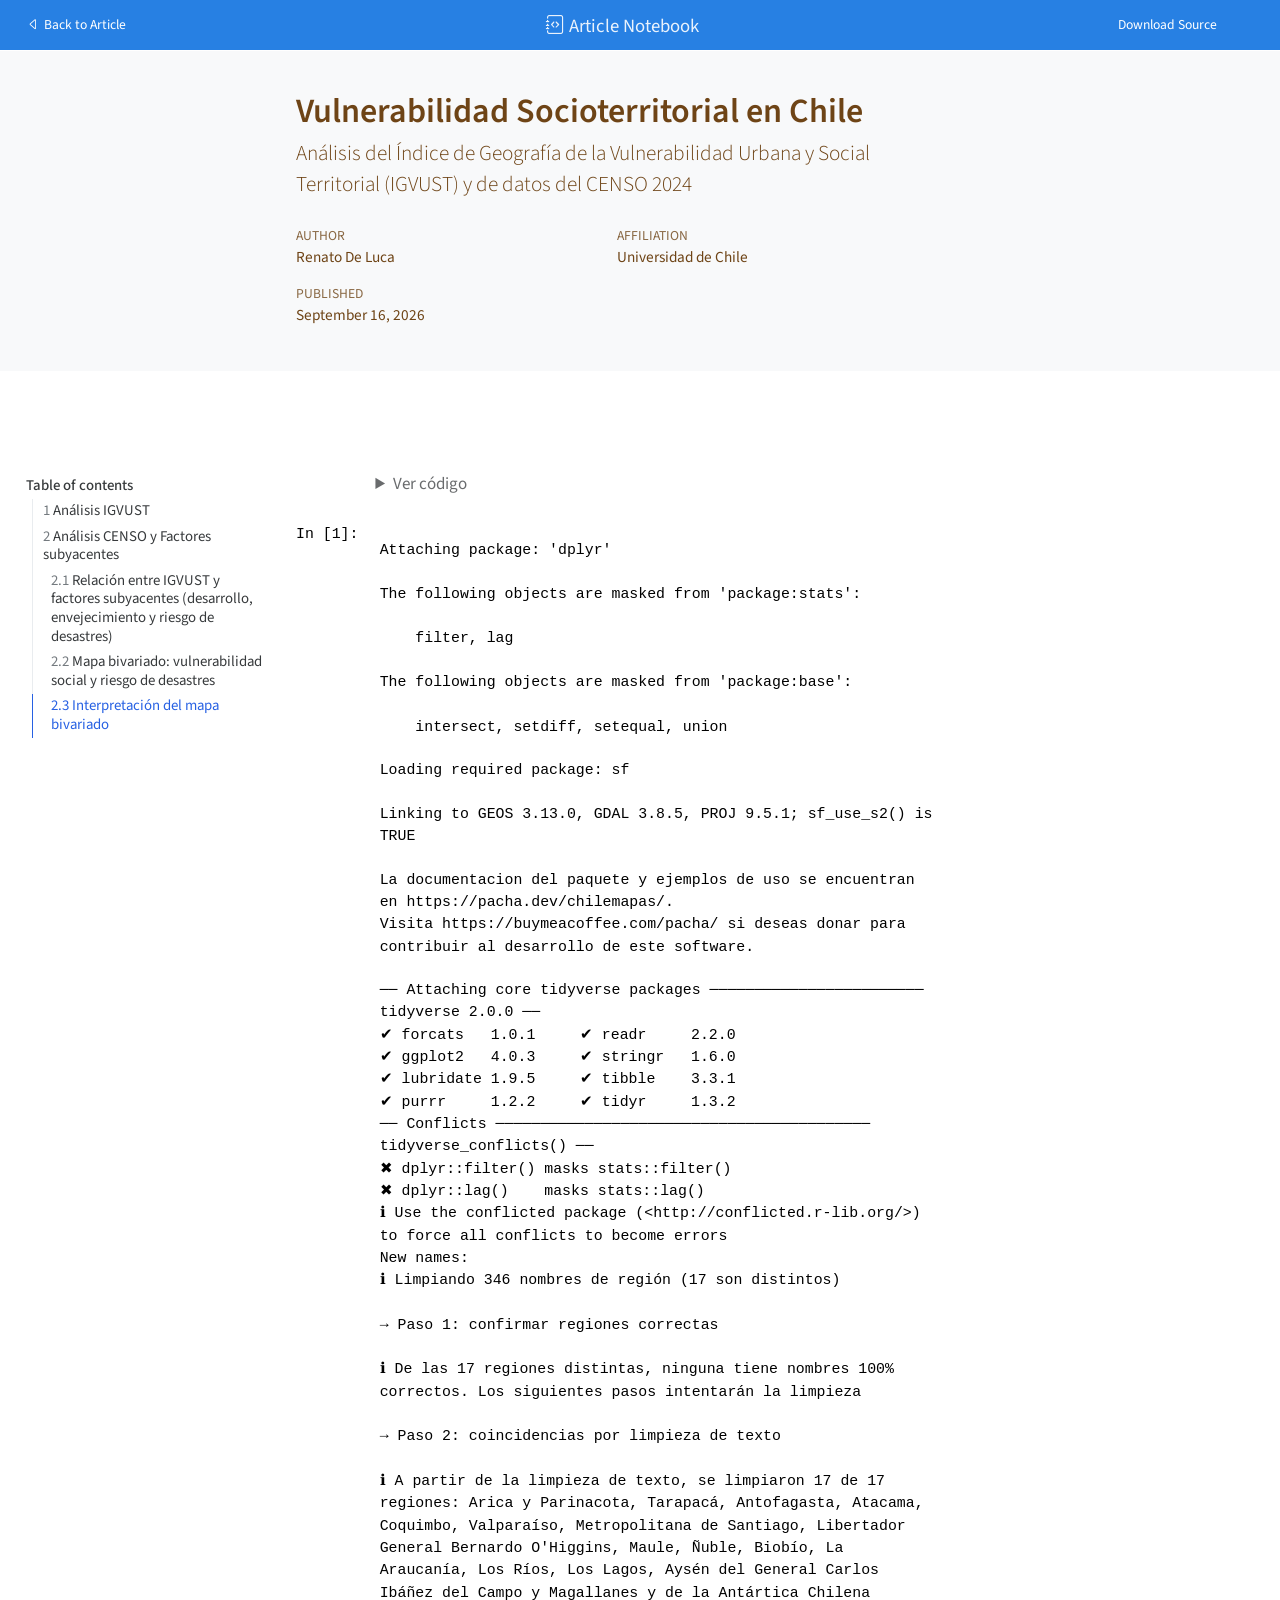
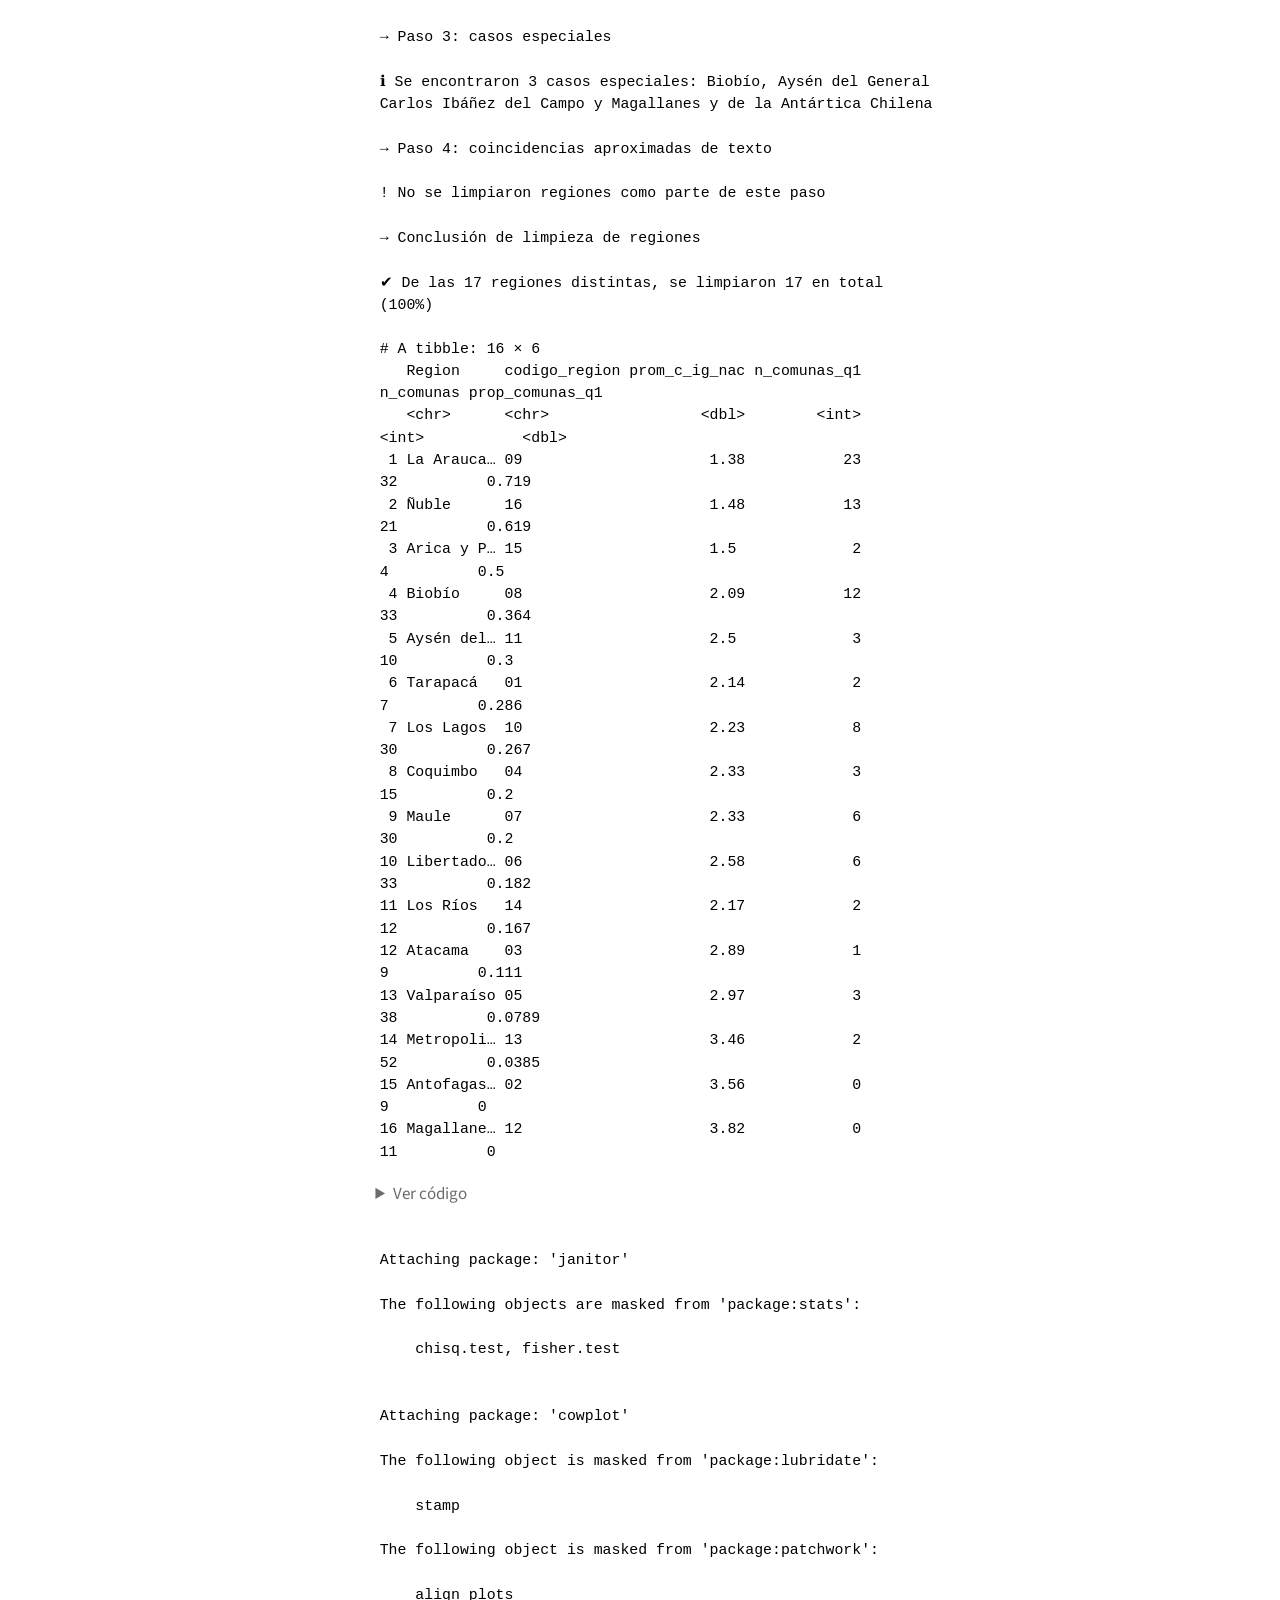
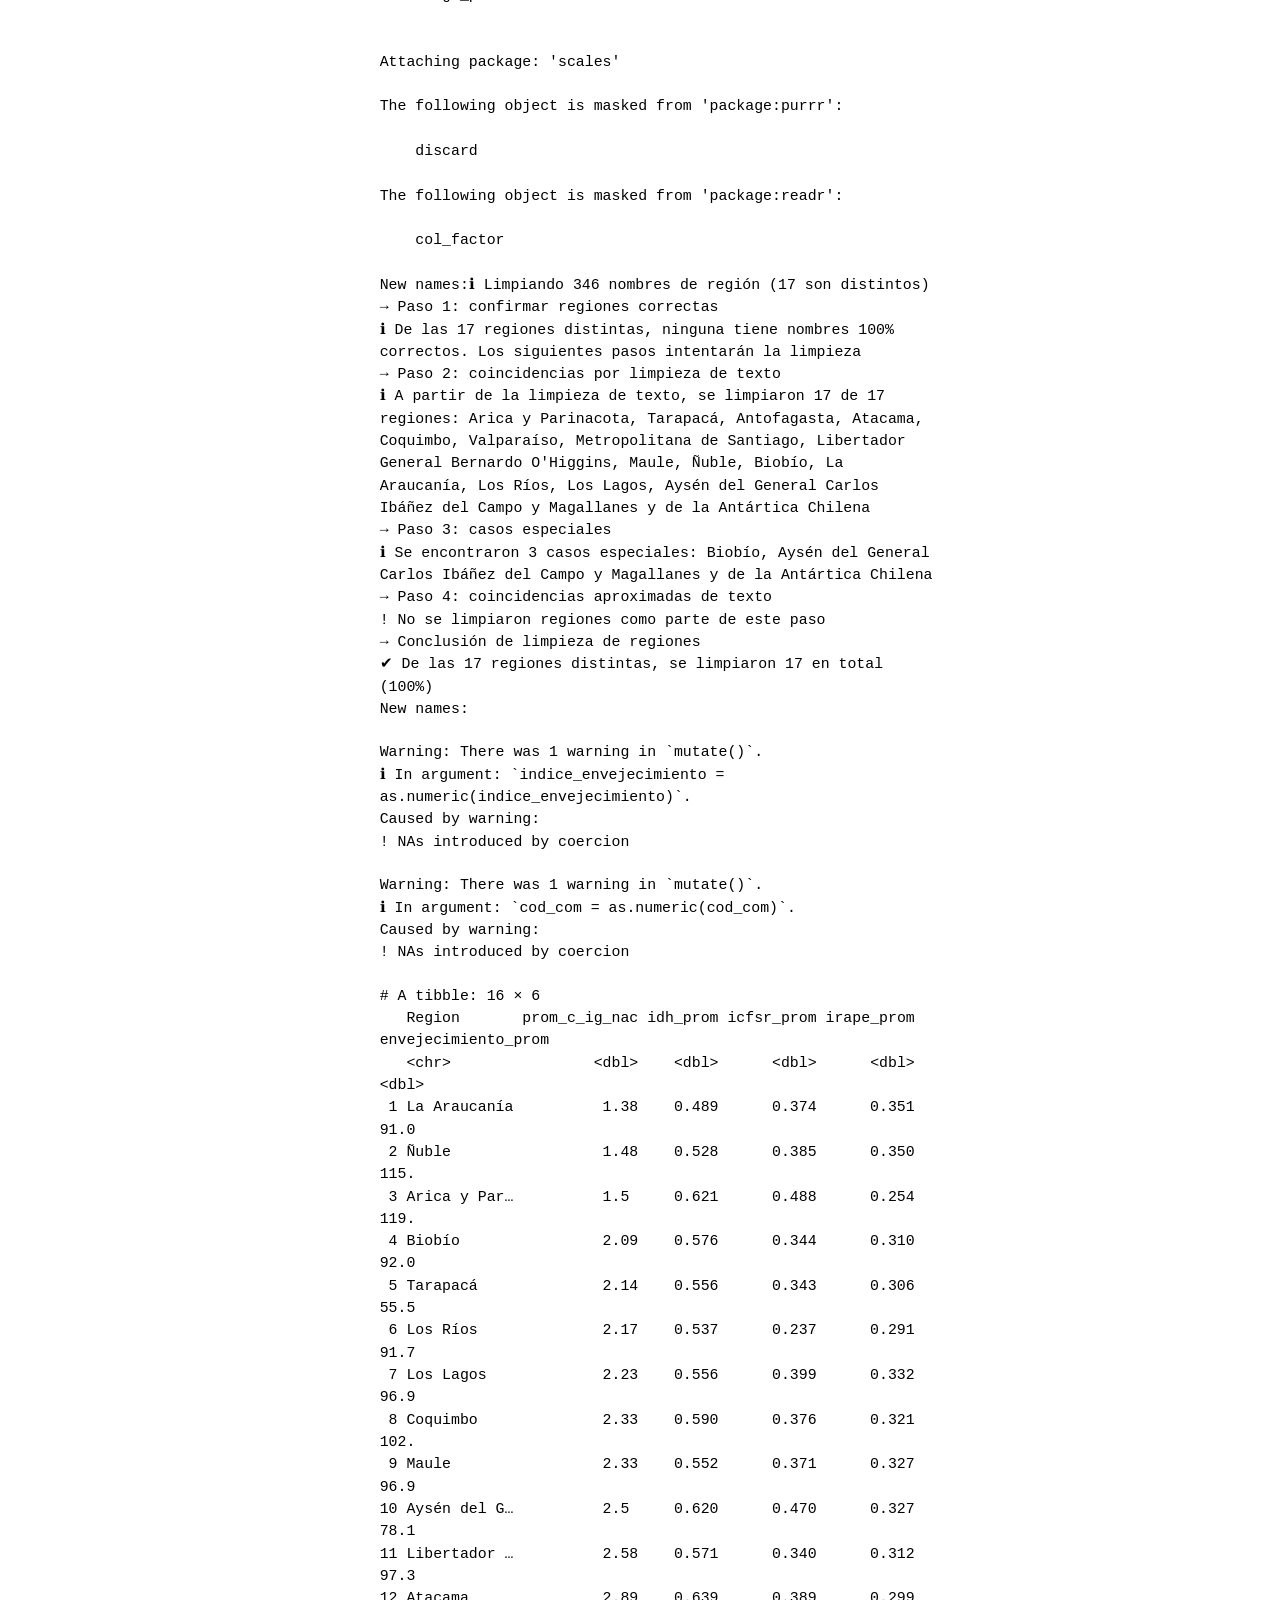
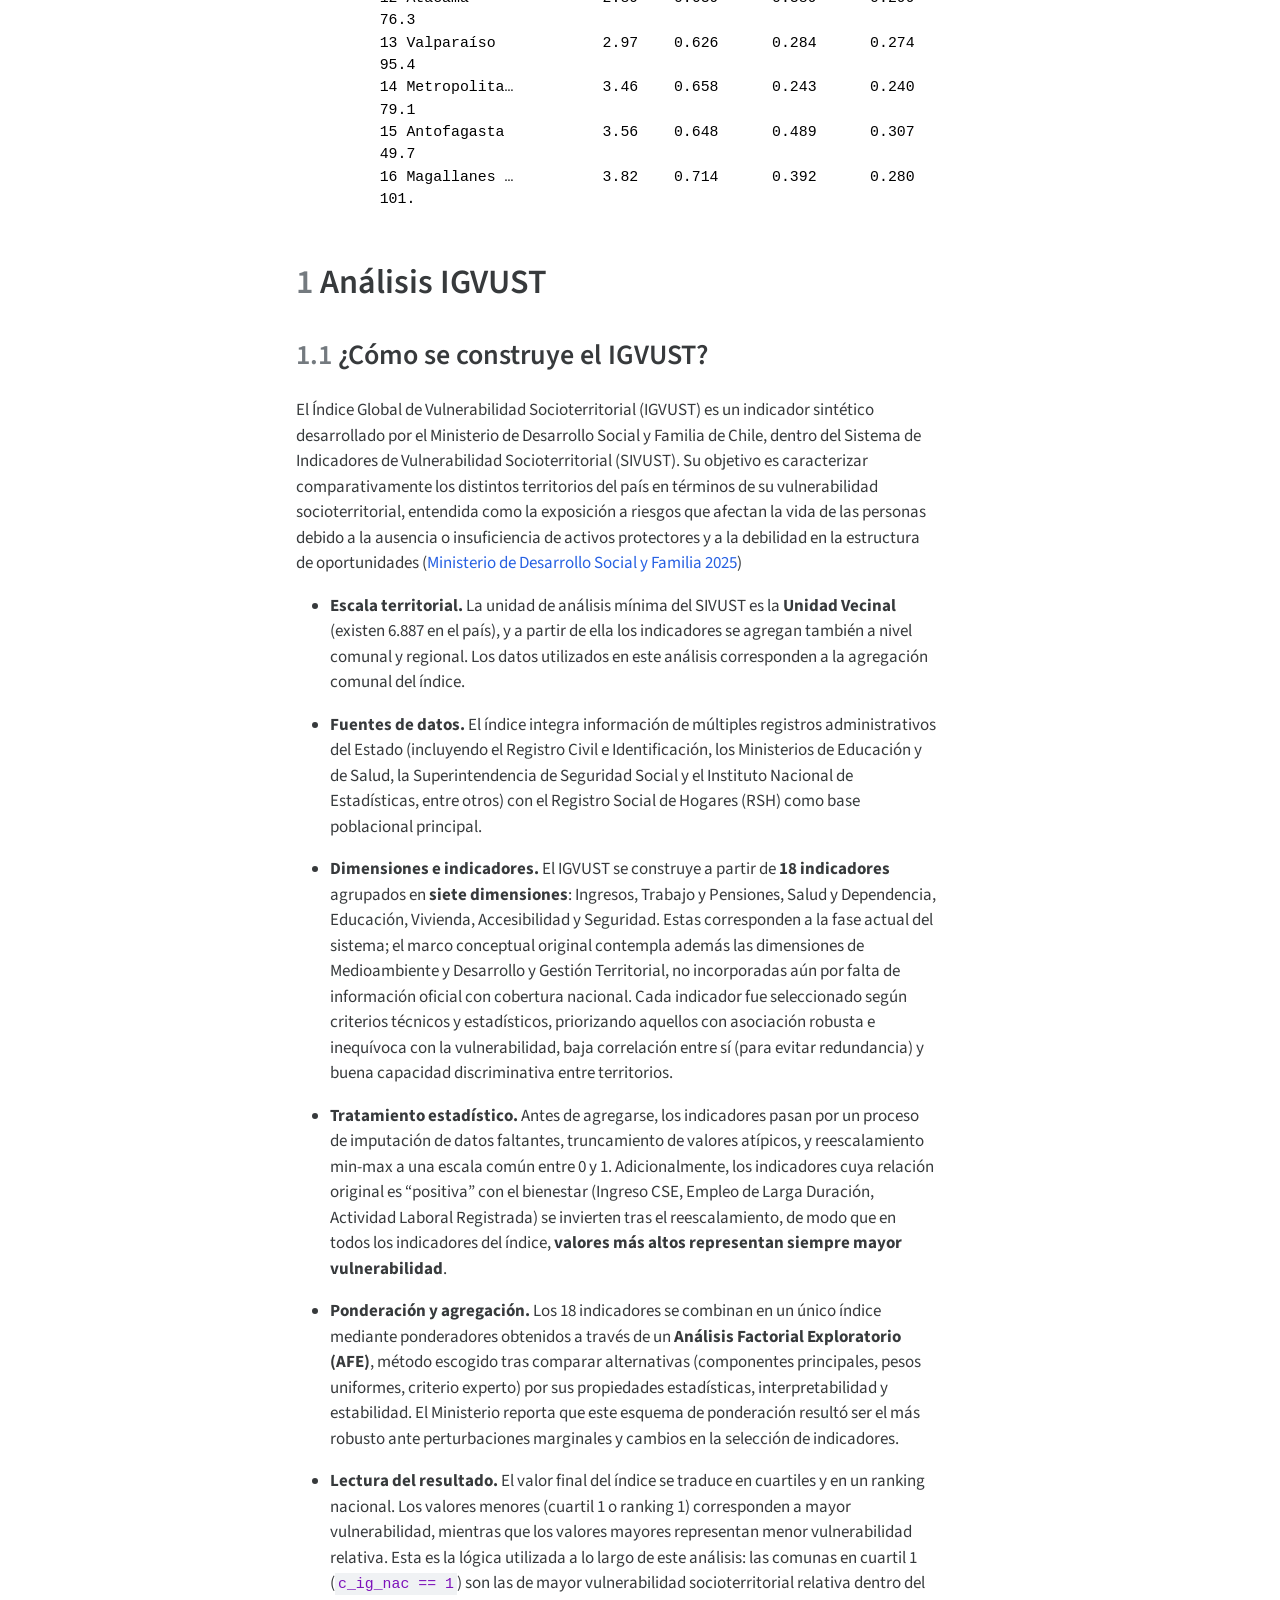
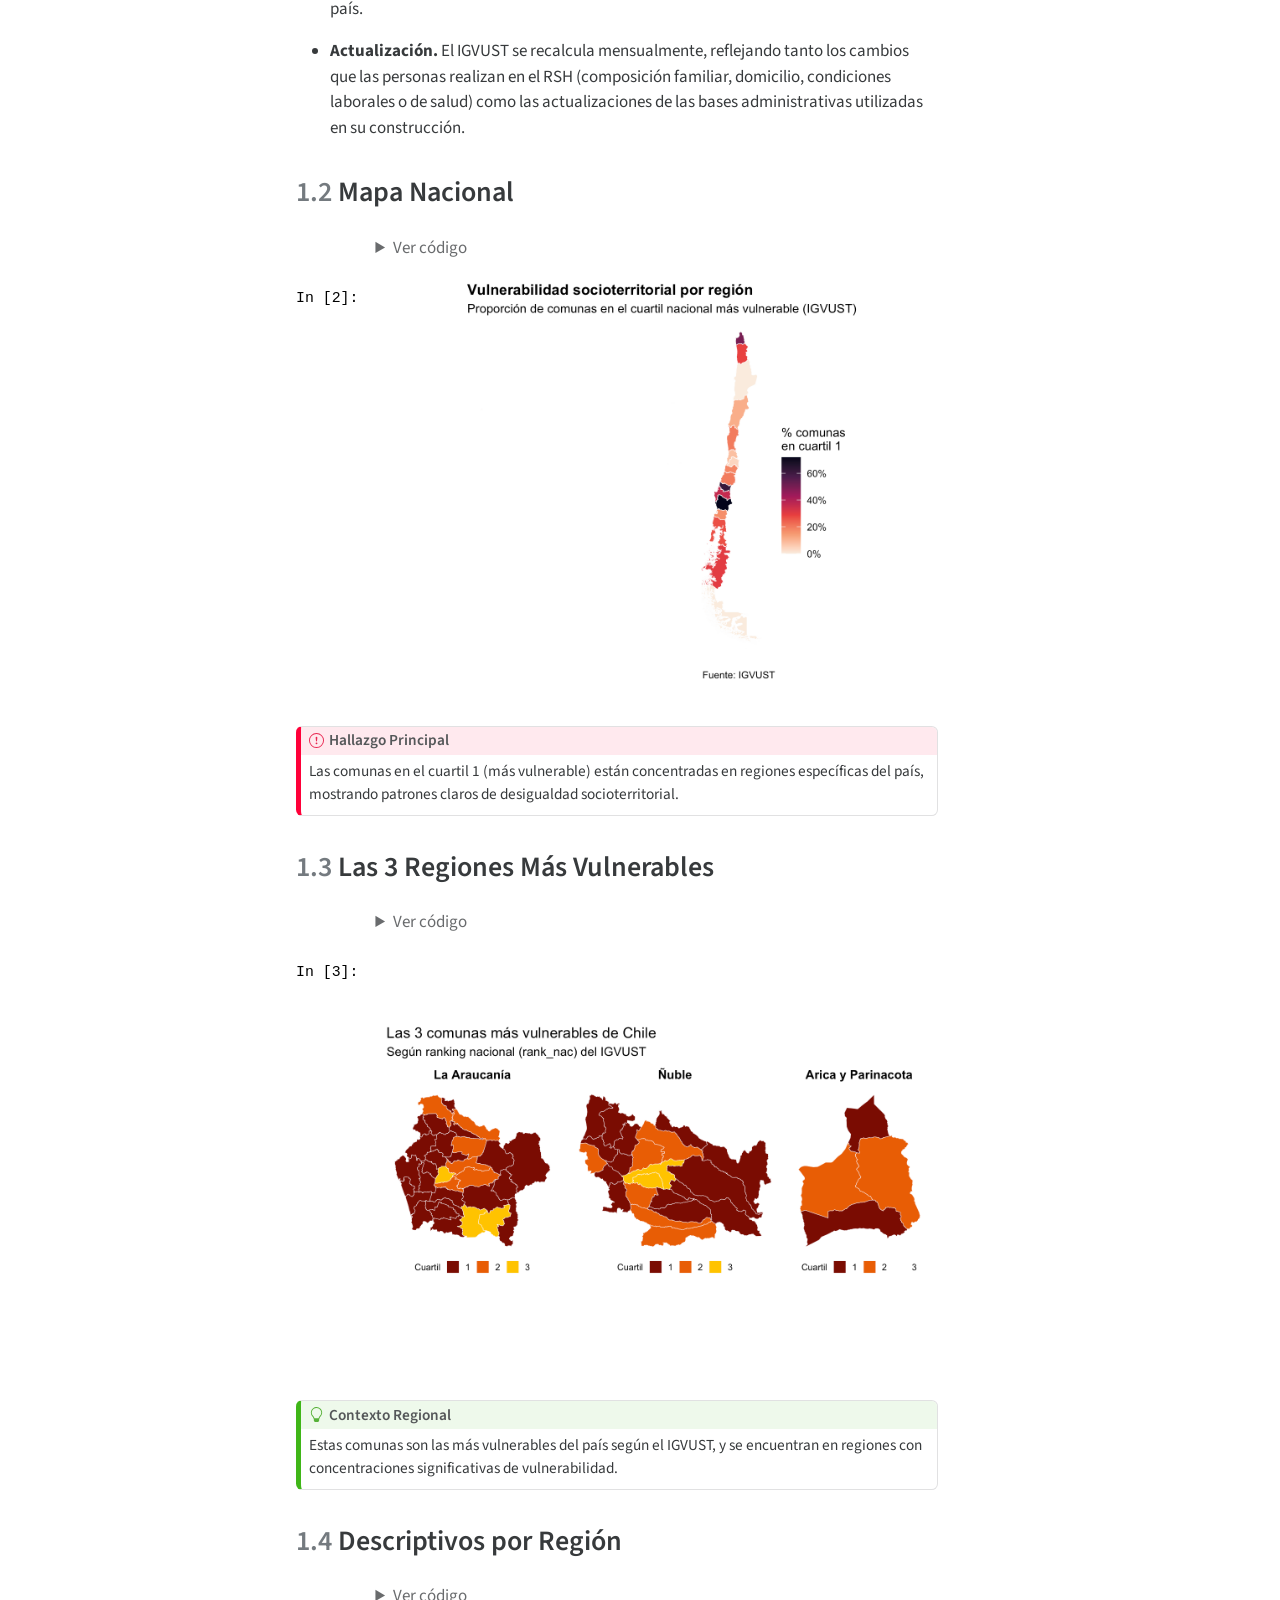
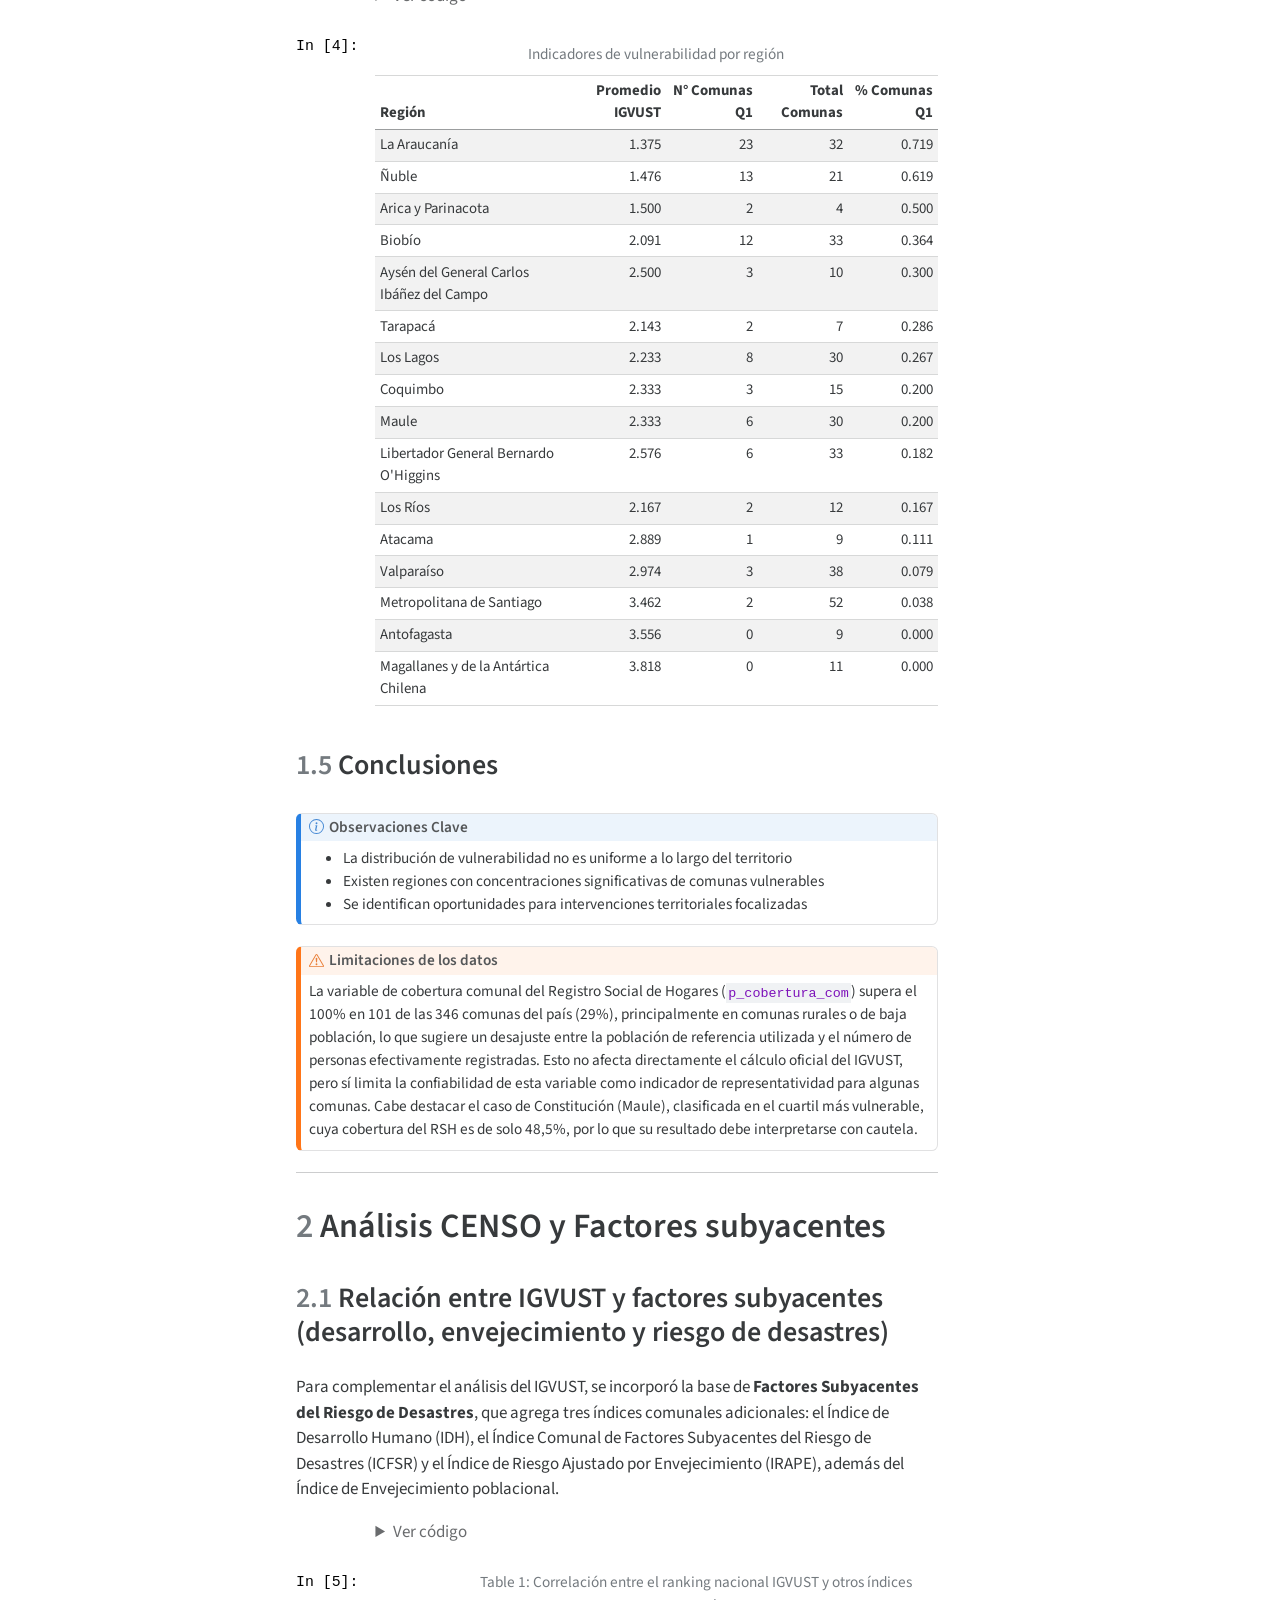
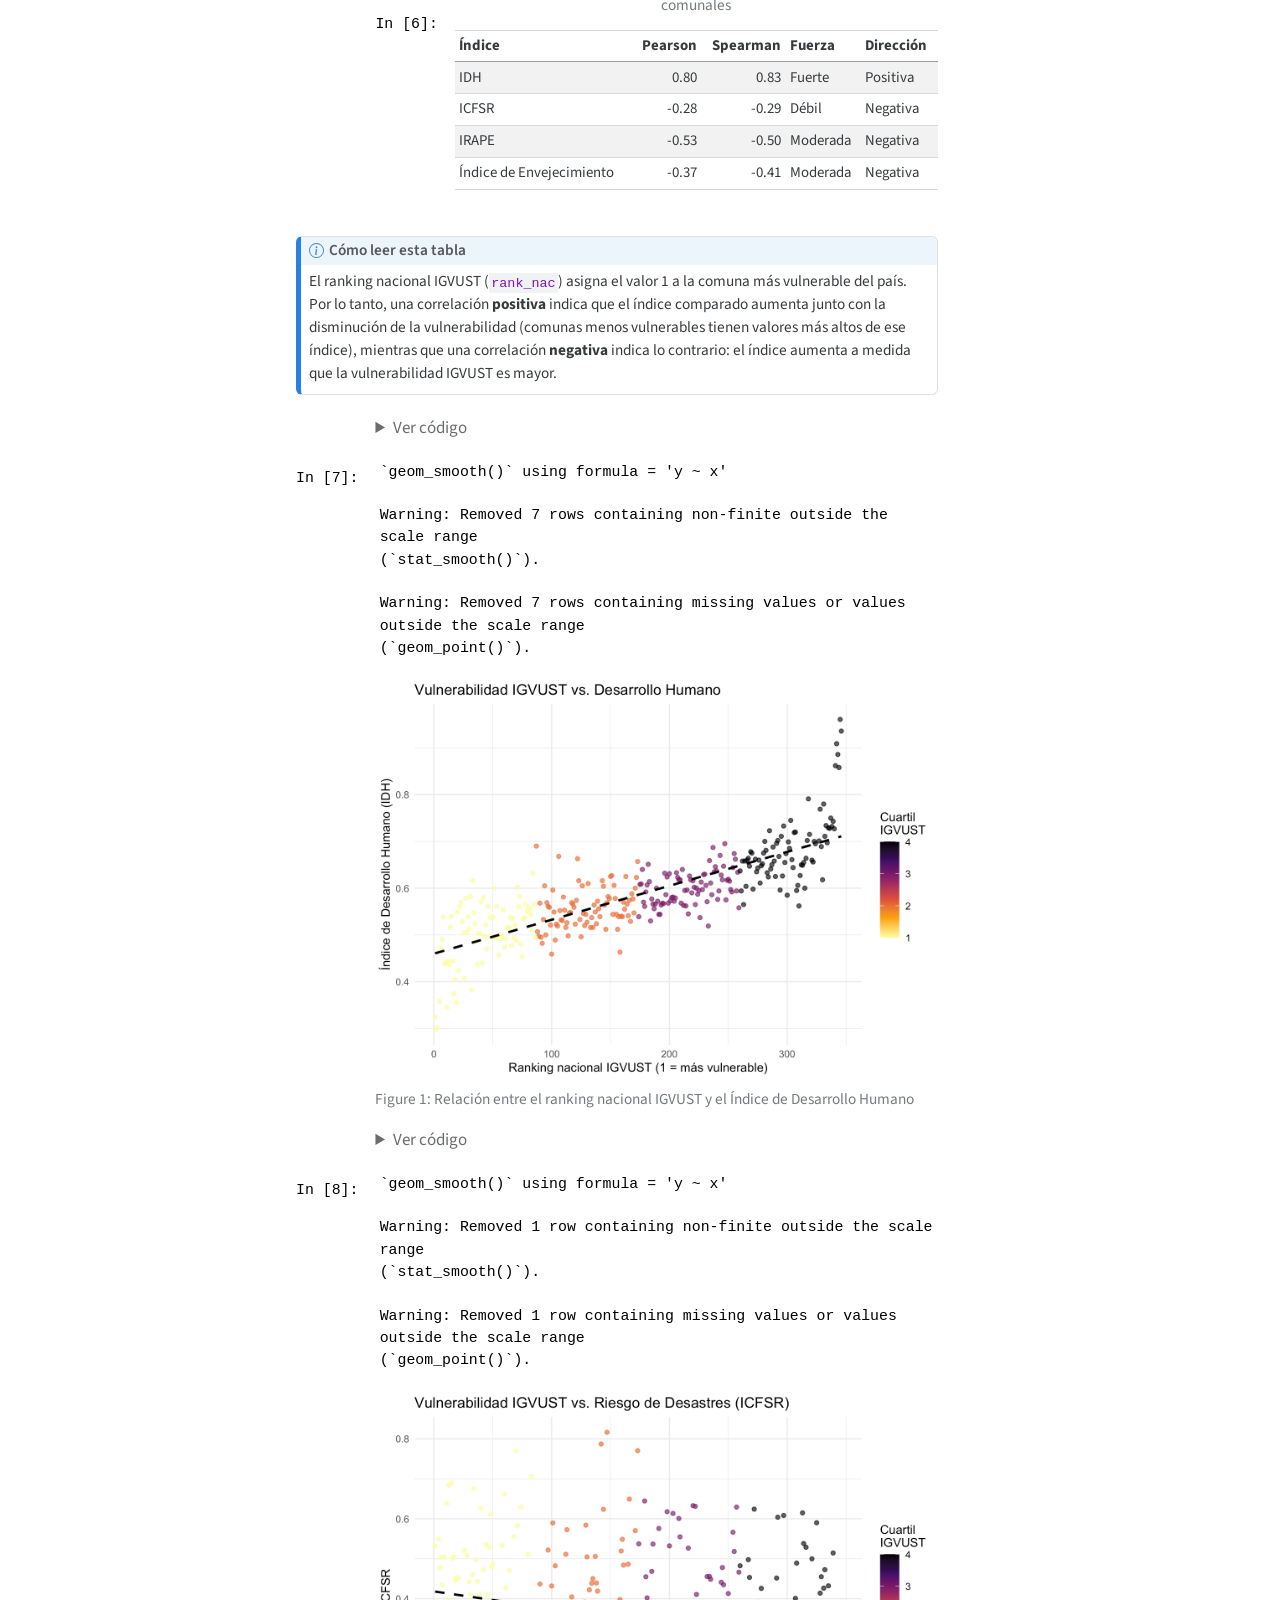
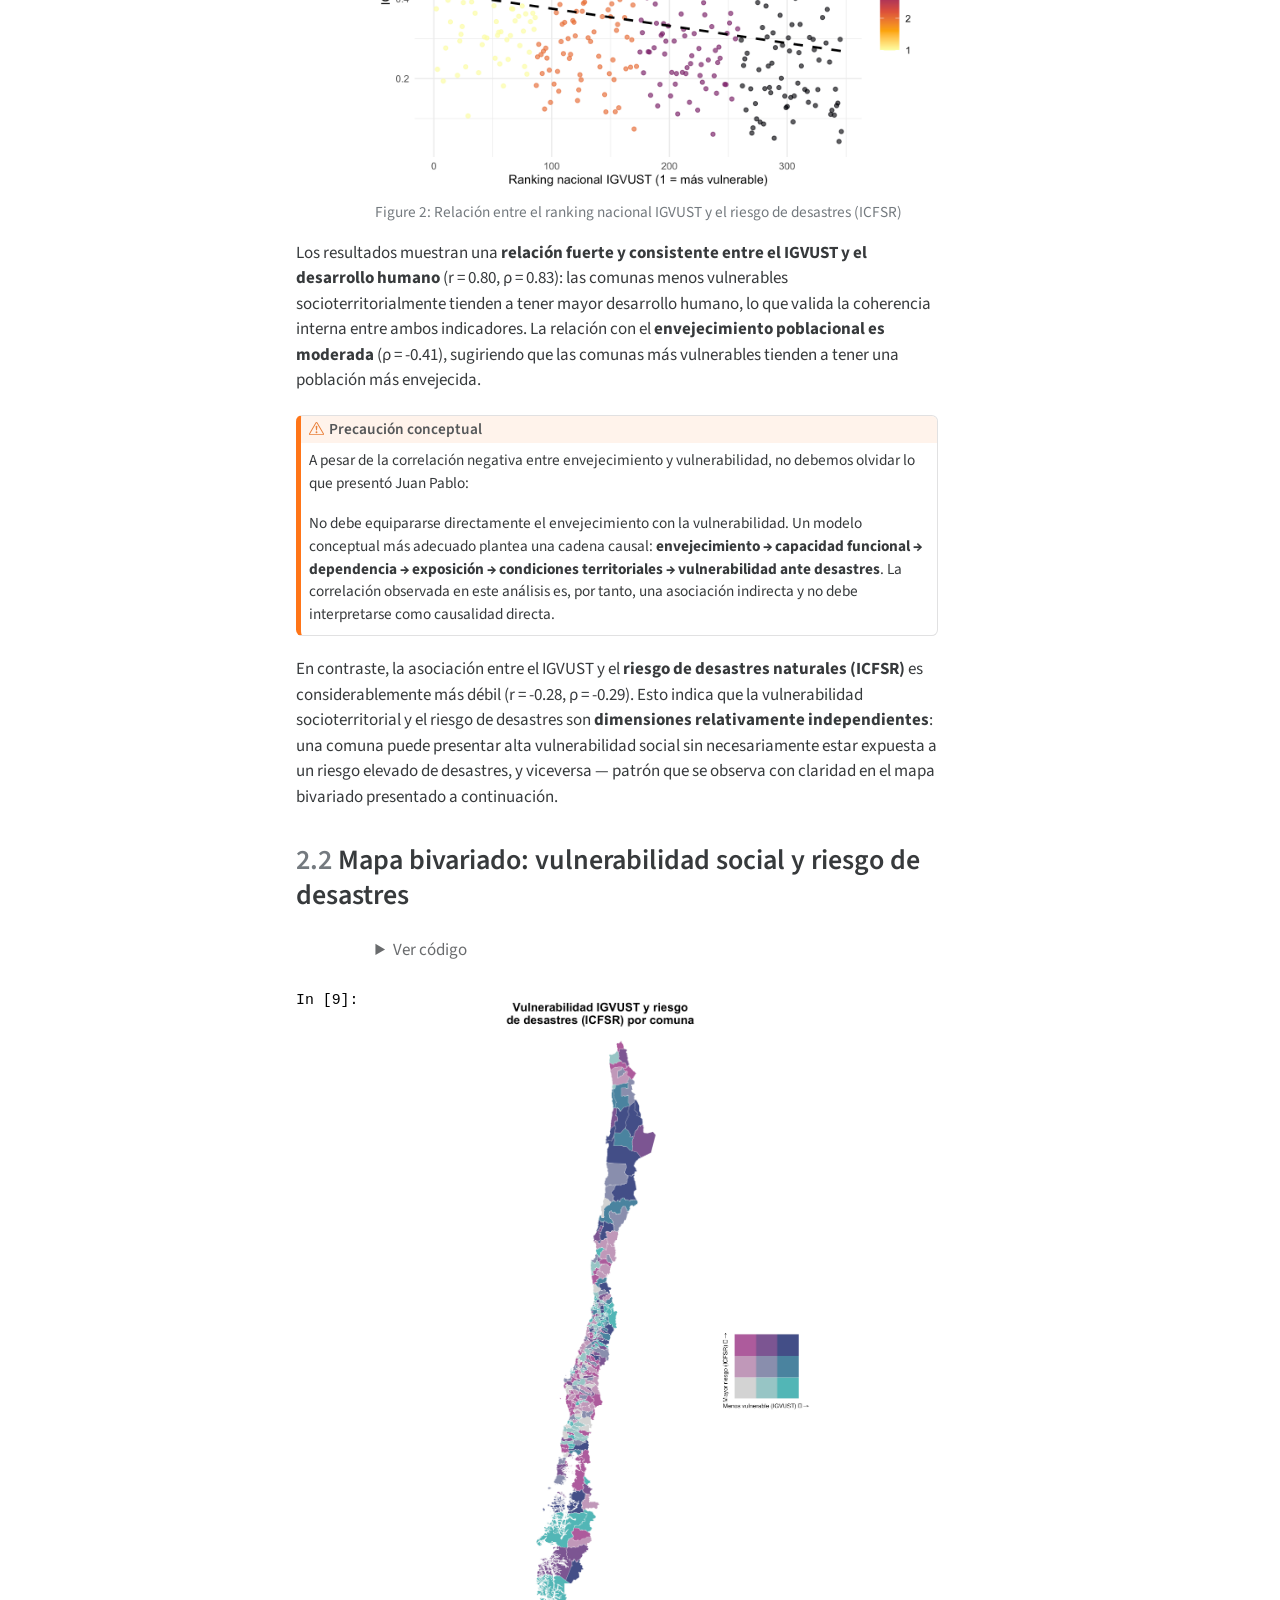
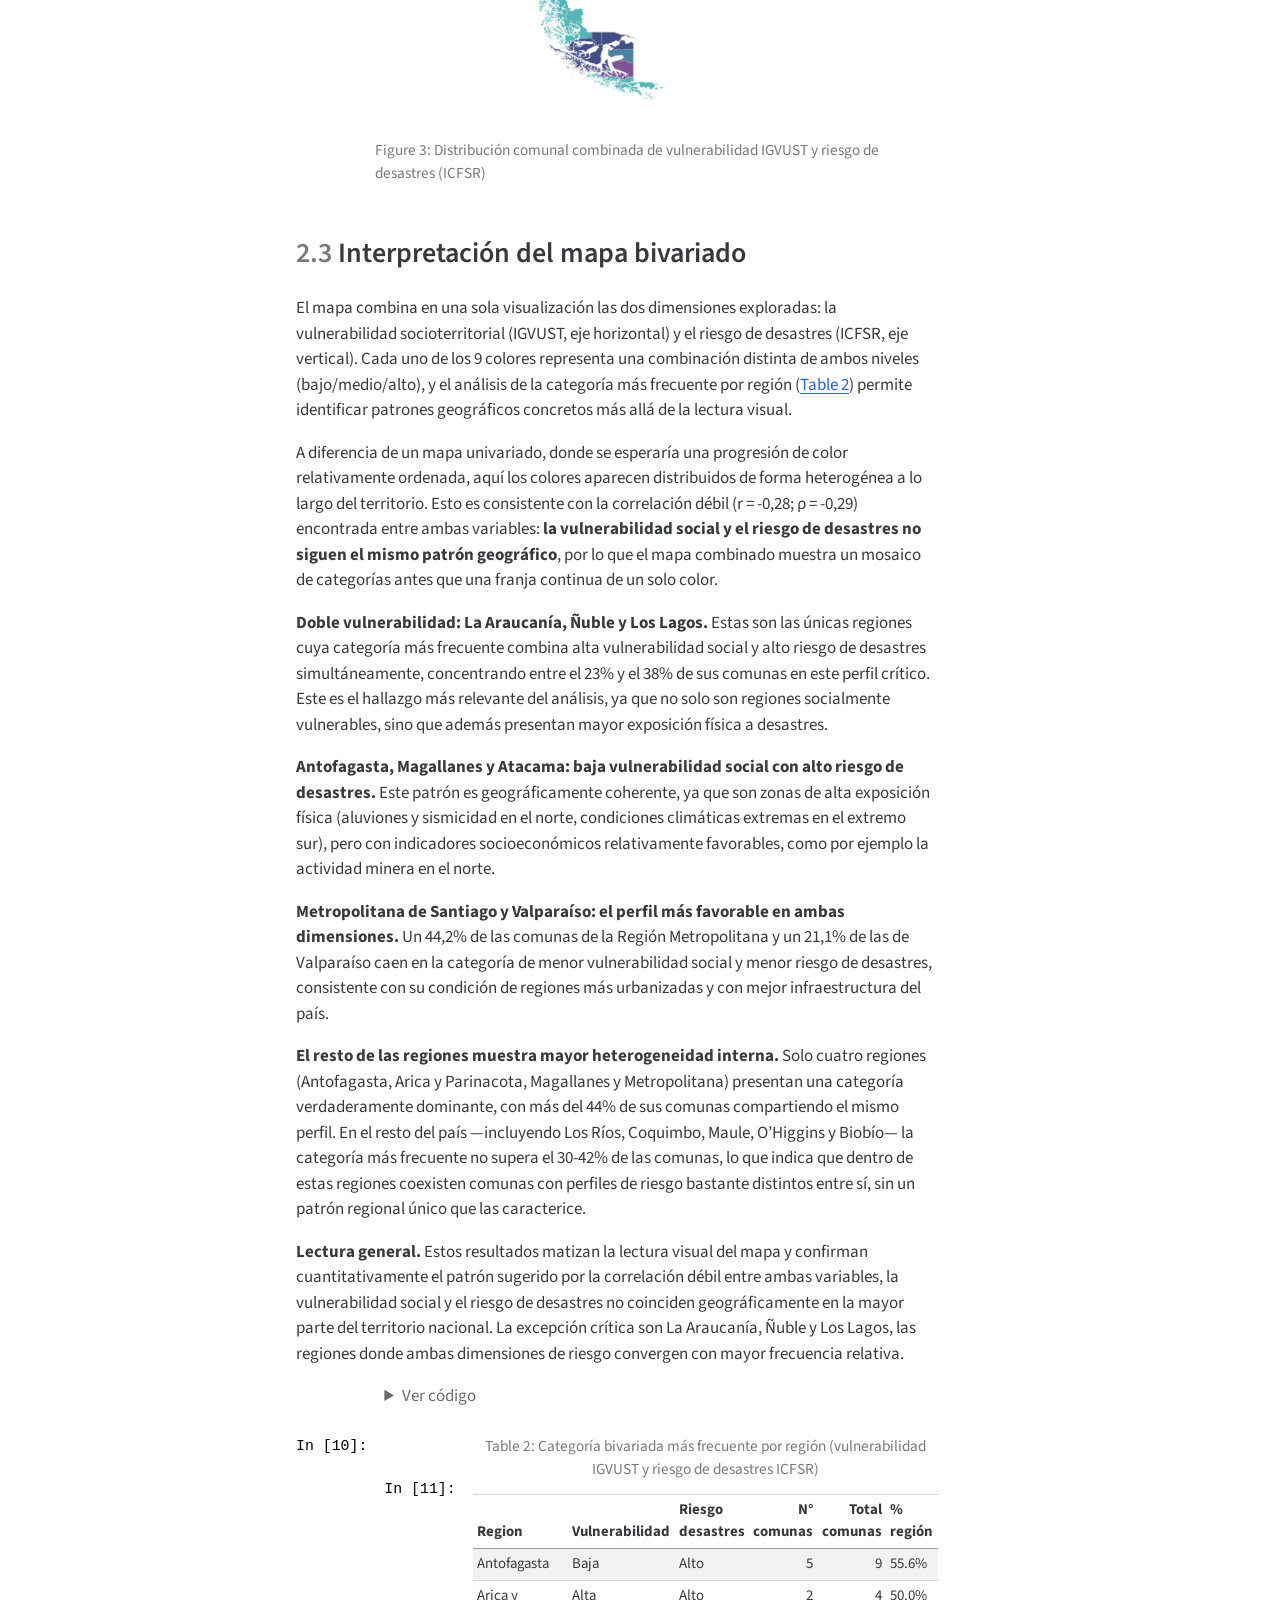
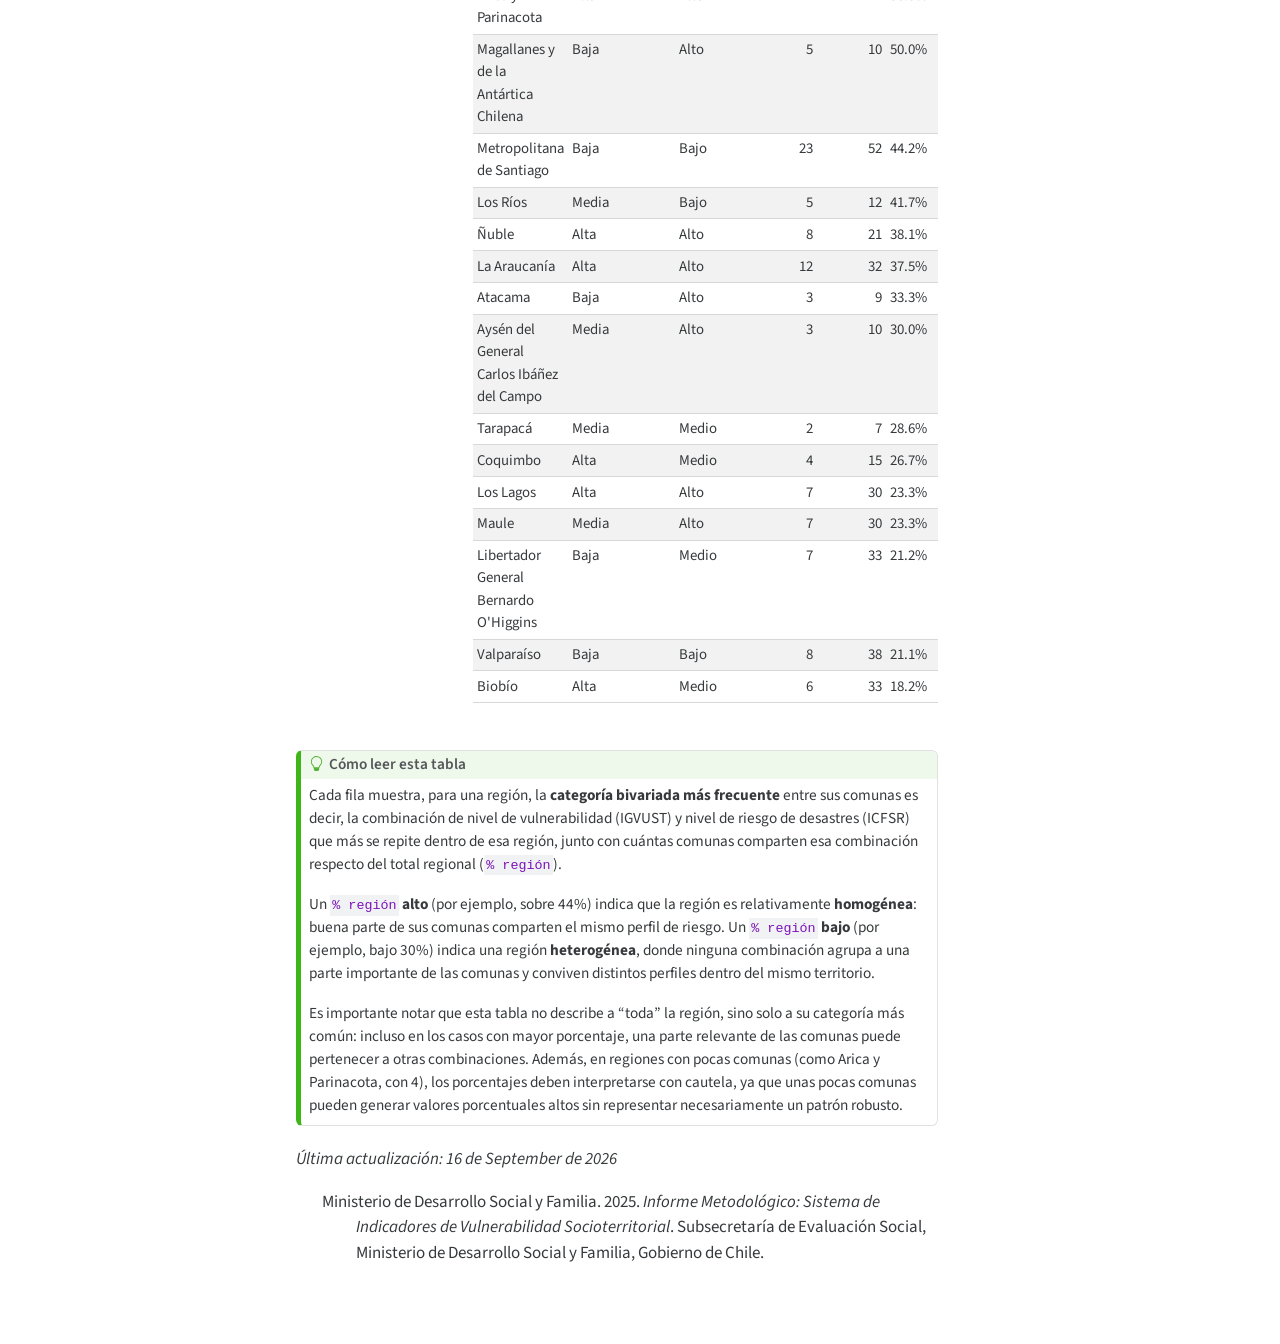
<file: docs/_manuscript/index-preview.html>
<!DOCTYPE html>
<html xmlns="http://www.w3.org/1999/xhtml" lang="en" xml:lang="en"><head>
    <meta charset="utf-8">
    <meta name="generator" content="quarto-1.9.37">

    <meta name="viewport" content="width=device-width, initial-scale=1.0, user-scalable=yes">

    <meta name="dcterms.date" content="2026-09-16">

    <title>Vulnerabilidad Socioterritorial en Chile</title>
    <style>
      /* Default styles provided by pandoc.
      ** See https://pandoc.org/MANUAL.html#variables-for-html for config info.
      */
      code{white-space: pre-wrap;}
      span.smallcaps{font-variant: small-caps;}
      div.columns{display: flex; gap: min(4vw, 1.5em);}
      div.column{flex: auto; overflow-x: auto;}
      div.hanging-indent{margin-left: 1.5em; text-indent: -1.5em;}
      ul.task-list{list-style: none;}
      ul.task-list li input[type="checkbox"] {
        width: 0.8em;
        margin: 0 0.8em 0.2em -1em; /* quarto-specific, see https://github.com/quarto-dev/quarto-cli/issues/4556 */ 
        vertical-align: middle;
      }
      /* CSS for syntax highlighting */
      html { -webkit-text-size-adjust: 100%; }
      pre > code.sourceCode { white-space: pre; position: relative; }
      pre > code.sourceCode > span { display: inline-block; line-height: 1.25; }
      pre > code.sourceCode > span:empty { height: 1.2em; }
      .sourceCode { overflow: visible; }
      code.sourceCode > span { color: inherit; text-decoration: inherit; }
      div.sourceCode { margin: 1em 0; }
      pre.sourceCode { margin: 0; }
      @media screen {
      div.sourceCode { overflow: auto; }
      }
      @media print {
      pre > code.sourceCode { white-space: pre-wrap; }
      pre > code.sourceCode > span { text-indent: -5em; padding-left: 5em; }
      }
      pre.numberSource code
        { counter-reset: source-line 0; }
      pre.numberSource code > span
        { position: relative; left: -4em; counter-increment: source-line; }
      pre.numberSource code > span > a:first-child::before
        { content: counter(source-line);
          position: relative; left: -1em; text-align: right; vertical-align: baseline;
          border: none; display: inline-block;
          -webkit-touch-callout: none; -webkit-user-select: none;
          -khtml-user-select: none; -moz-user-select: none;
          -ms-user-select: none; user-select: none;
          padding: 0 4px; width: 4em;
        }
      pre.numberSource { margin-left: 3em;  padding-left: 4px; }
      div.sourceCode
        {   }
      @media screen {
      pre > code.sourceCode > span > a:first-child::before { text-decoration: underline; }
      }
      /* CSS for citations */
      div.csl-bib-body { }
      div.csl-entry {
        clear: both;
      }
      .hanging-indent div.csl-entry {
        margin-left:2em;
        text-indent:-2em;
      }
      div.csl-left-margin {
        min-width:2em;
        float:left;
      }
      div.csl-right-inline {
        margin-left:2em;
        padding-left:1em;
      }
      div.csl-indent {
        margin-left: 2em;
      }    </style>

    <style>
      body.hypothesis-enabled #quarto-embed-header {
        padding-right: 36px;
      }

      #quarto-embed-header {
        height: 3em;
        width: 100%;
        display: flex;
        justify-content: space-between;
        align-items: center;
        border-bottom: solid 1px;
      }

      #quarto-embed-header h6 {
        font-size: 1.1em;
        padding-top: 0.6em;
        margin-left: 1em;
        margin-right: 1em;
        font-weight: 400;
      }

      #quarto-embed-header a.quarto-back-link,
      #quarto-embed-header a.quarto-download-embed {
        font-size: 0.8em;
        margin-top: 1em;
        margin-bottom: 1em;
        margin-left: 1em;
        margin-right: 1em;
      }

      .quarto-back-container {
        padding-left: 0.5em;
        display: flex;
      }

      .headroom {
          will-change: transform;
          transition: transform 200ms linear;
      }

      .headroom--pinned {
          transform: translateY(0%);
      }

      .headroom--unpinned {
          transform: translateY(-100%);
      }      
    </style>

    <script>
    window.document.addEventListener("DOMContentLoaded", function () {

      var header = window.document.querySelector("#quarto-embed-header");
      const titleBannerEl = window.document.querySelector("body > #title-block-header");
      if (titleBannerEl) {
        titleBannerEl.style.paddingTop = header.clientHeight + "px";
      }
      const contentEl = window.document.getElementById('quarto-content');
      for (const child of contentEl.children) {
        child.style.paddingTop = header.clientHeight + "px";
        child.style.marginTop = "1em";
      }

      // Use the article root if the `back` call doesn't work. This isn't perfect
      // but should typically work
      window.quartoBackToArticle = () => {
        var currentUrl = window.location.href;
        window.history.back();
        setTimeout(() => {
            // if location was not changed in 100 ms, then there is no history back
            if(currentUrl === window.location.href){              
                // redirect to site root
                window.location.href = "index.html";
            }
        }, 100);
      }

      const headroom = new window.Headroom(header, {
        tolerance: 5,
        onPin: function () {
        },
        onUnpin: function () {
        },
      });
      headroom.init();
    });
    </script>

    
<script src="site_libs/manuscript-notebook/headroom.min.js"></script>
<script src="site_libs/clipboard/clipboard.min.js"></script>
<script src="site_libs/quarto-html/quarto.js" type="module"></script>
<script src="site_libs/quarto-html/tabsets/tabsets.js" type="module"></script>
<script src="site_libs/quarto-html/popper.min.js"></script>
<script src="site_libs/quarto-html/tippy.umd.min.js"></script>
<script src="site_libs/quarto-html/anchor.min.js"></script>
<link href="site_libs/quarto-html/tippy.css" rel="stylesheet">
<link href="site_libs/quarto-html/quarto-syntax-highlighting-7f8f88aac4f3542376d5c11b86a4c14d.css" rel="stylesheet" class="quarto-color-scheme" id="quarto-text-highlighting-styles">
<link href="site_libs/quarto-html/quarto-syntax-highlighting-dark-d0ae9245876894da5ac7e18953ecc5cc.css" rel="stylesheet" class="quarto-color-scheme quarto-color-alternate" id="quarto-text-highlighting-styles">
<link href="site_libs/quarto-html/quarto-syntax-highlighting-7f8f88aac4f3542376d5c11b86a4c14d.css" rel="stylesheet" class="quarto-color-scheme-extra" id="quarto-text-highlighting-styles">
<script src="site_libs/bootstrap/bootstrap.min.js"></script>
<link href="site_libs/bootstrap/bootstrap-icons.css" rel="stylesheet">
<link href="site_libs/bootstrap/bootstrap-8ffd5f67044e5306d9846f29df41dda5.min.css" rel="stylesheet" append-hash="true" class="quarto-color-scheme" id="quarto-bootstrap" data-mode="light">
<link href="site_libs/bootstrap/bootstrap-dark-e9c089065520923051751262ebb12d2f.min.css" rel="stylesheet" append-hash="true" class="quarto-color-scheme quarto-color-alternate" id="quarto-bootstrap" data-mode="dark">
<link href="site_libs/bootstrap/bootstrap-8ffd5f67044e5306d9846f29df41dda5.min.css" rel="stylesheet" append-hash="true" class="quarto-color-scheme-extra" id="quarto-bootstrap" data-mode="light">
<script src="site_libs/quarto-contrib/glightbox/glightbox.min.js"></script>
<link href="site_libs/quarto-contrib/glightbox/glightbox.min.css" rel="stylesheet">
<link href="site_libs/quarto-contrib/glightbox/lightbox.css" rel="stylesheet">
     <style>html{ scroll-behavior: smooth; }</style>  <script async="" src="https://hypothes.is/embed.js"></script>
<script>
  window.document.addEventListener("DOMContentLoaded", function (_event) {
    document.body.classList.add('hypothesis-enabled');
  });
</script>  <style>

      .quarto-title-block .quarto-title-banner h1,
      .quarto-title-block .quarto-title-banner h2,
      .quarto-title-block .quarto-title-banner h3,
      .quarto-title-block .quarto-title-banner h4,
      .quarto-title-block .quarto-title-banner h5,
      .quarto-title-block .quarto-title-banner h6
      {
        color: #6e4416;
      }

      .quarto-title-block .quarto-title-banner {
        color: #6e4416;
      }
</style>  
      <meta name="citation_title" content="Vulnerabilidad Socioterritorial en Chile">
<meta name="citation_author" content="Renato De Luca">
<meta name="citation_publication_date" content="2026-09-16">
<meta name="citation_cover_date" content="2026-09-16">
<meta name="citation_year" content="2026">
<meta name="citation_online_date" content="2026-09-16">
<meta name="citation_language" content="en">
<meta name="citation_reference" content="citation_title=From mandates to mechanisms: Institutional vulnerability, decentralized governance, and the challenges of local disaster risk reduction implementation;,citation_author=I. Alcántara-Ayala;,citation_author=et al.;,citation_publication_date=2025;,citation_cover_date=2025;,citation_year=2025;,citation_journal_title=International Journal of Disaster Risk Science;">
<meta name="citation_reference" content="citation_title=Los adultos mayores y las catástrofes: Preparación y respuesta;,citation_author=American Association for Geriatric Psychiatry [AAGP];,citation_publication_date=2024;,citation_cover_date=2024;,citation_year=2024;">
<meta name="citation_reference" content="citation_title=Staying despite disaster risks: Place attachment, voluntary immobility and adaptation in Tajikistan’s Pamir Mountains;,citation_author=S. Blondin;,citation_publication_date=2021;,citation_cover_date=2021;,citation_year=2021;,citation_journal_title=Geoforum;">
<meta name="citation_reference" content="citation_title=Disaster awareness and preparedness among older adults in Canada regarding floods, wildfires, and earthquakes;,citation_author=E. Bogdan;,citation_author=R. Krueger;,citation_author=J. Wright;,citation_author=K. Woods;,citation_author=S. Cottar;,citation_publication_date=2024;,citation_cover_date=2024;,citation_year=2024;,citation_issue=2;,citation_doi=10.1007/s13753-024-00555-9;,citation_volume=15;,citation_journal_title=International Journal of Disaster Risk Science;">
<meta name="citation_reference" content="citation_title=Lessons from the implementation of the Sendai Framework for Disaster Risk Reduction from Latin America and the Caribbean;,citation_author=M. Cabral-Ramírez;,citation_author=et al.;,citation_publication_date=2025;,citation_cover_date=2025;,citation_year=2025;,citation_journal_title=International Journal of Disaster Risk Science;">
<meta name="citation_reference" content="citation_title=Políticas y sistemas integrales de cuidados de largo plazo en América Latina y el Caribe;,citation_author=Comisión Económica para América Latina y el Caribe [CEPAL];,citation_publication_date=2023;,citation_cover_date=2023;,citation_year=2023;">
<meta name="citation_reference" content="citation_title=Place attachment and climate adaptation in older adults: A proposed theoretical model;,citation_author=P. De Gea-Grela;,citation_author=et al.;,citation_publication_date=2025;,citation_cover_date=2025;,citation_year=2025;,citation_journal_title=Journal for the Theory of Social Behaviour;">
<meta name="citation_reference" content="citation_title=Resiliencia comunitaria y gestión de riesgo de desastre en comunidades de la región del Biobío, Chile;,citation_author=A. P. Fuentes Aguilar;,citation_author=F. J. D’Silva Signe;,citation_publication_date=2025;,citation_cover_date=2025;,citation_year=2025;,citation_issue=2;,citation_volume=9;,citation_journal_title=Revista de Estudios Latinoamericanos sobre Reducción del Riesgo de Desastres (REDER);">
<meta name="citation_reference" content="citation_title=The changing social vulnerability in Shanghai during 2000–2020 and its implications for risk management;,citation_author=X. Huang;,citation_author=et al.;,citation_publication_date=2024;,citation_cover_date=2024;,citation_year=2024;,citation_journal_title=International Journal of Disaster Risk Reduction;">
<meta name="citation_reference" content="citation_title=Conceptualizing community resilience and the social dimensions of risk to overcome barriers to disaster risk reduction and sustainable development;,citation_author=A. J. Imperiale;,citation_author=F. Vanclay;,citation_publication_date=2021;,citation_cover_date=2021;,citation_year=2021;,citation_journal_title=Sustainable Development;">
<meta name="citation_reference" content="citation_title=Personas mayores y desastres: Aprendizajes para la implementación de políticas públicas luego del mega-incendio de 2024 en Valparaíso, Chile;,citation_author=P. Jara Jara;,citation_publication_date=2025;,citation_cover_date=2025;,citation_year=2025;,citation_issue=1;,citation_volume=9;,citation_journal_title=Revista de Estudios Latinoamericanos sobre Reducción del Riesgo de Desastres (REDER);">
<meta name="citation_reference" content="citation_title=Ageing in place in disaster prone rural coastal communities: A case study of Tai O Village in Hong Kong;,citation_author=C. Kwan;,citation_author=et al.;,citation_publication_date=2021;,citation_cover_date=2021;,citation_year=2021;,citation_journal_title=Sustainability;">
<meta name="citation_reference" content="citation_title=Factors influencing disaster preparedness behaviors of older adults;,citation_author=K.-M. Liao;,citation_author=S.-C. Hu;,citation_publication_date=2025;,citation_cover_date=2025;,citation_year=2025;,citation_journal_title=PLOS ONE;">
<meta name="citation_reference" content="citation_title=Social vulnerability indices: A scoping review;,citation_author=J. C. Mah;,citation_author=J. L. Penwarden;,citation_author=H. Pott;,citation_author=O. Theou;,citation_author=M. K. Andrew;,citation_publication_date=2023;,citation_cover_date=2023;,citation_year=2023;,citation_journal_title=BMC Public Health;">
<meta name="citation_reference" content="citation_title=Social vulnerability indicators for flooding in Aotearoa New Zealand;,citation_author=K. Mason;,citation_author=et al.;,citation_publication_date=2021;,citation_cover_date=2021;,citation_year=2021;,citation_journal_title=International Journal of Environmental Research and Public Health;">
<meta name="citation_reference" content="citation_title=Informe de Resultados del Índice Global de Vulnerabilidad Socioterritorial (IGVUST);,citation_author=Ministerio de Desarrollo Social y Familia;,citation_publication_date=2025;,citation_cover_date=2025;,citation_year=2025;">
<meta name="citation_reference" content="citation_title=Informe Metodológico: Sistema de Indicadores de Vulnerabilidad Socioterritorial;,citation_author=Ministerio de Desarrollo Social y Familia;,citation_publication_date=2025;,citation_cover_date=2025;,citation_year=2025;,citation_technical_report_institution=Subsecretaría de Evaluación Social, Ministerio de Desarrollo Social y Familia, Gobierno de Chile;">
<meta name="citation_reference" content="citation_title=Reconceptualizing community-based disaster risk management: From external-led projects to community-centered resilience building through a systematic review;,citation_author=A. Moktan;,citation_author=et al.;,citation_publication_date=2026;,citation_cover_date=2026;,citation_year=2026;,citation_journal_title=Progress in Disaster Science;">
<meta name="citation_reference" content="citation_title=Experience and local memory of older people in the face of disasters: A systematic review;,citation_author=C. Navarrete-Valladares;,citation_author=J. Sandoval-Díaz;,citation_author=E. Sandoval-Obando;,citation_publication_date=2023;,citation_cover_date=2023;,citation_year=2023;,citation_doi=10.3389/fpubh.2023.1163561;,citation_volume=11;,citation_journal_title=Frontiers in Public Health;">
<meta name="citation_reference" content="citation_title=Vulnerabilidad y capacidad adaptativa de personas mayores ante el cambio climático: Una revisión sistemática;,citation_author=C. Navarrete-Valladares;,citation_author=J. Sandoval;,citation_publication_date=2024;,citation_cover_date=2024;,citation_year=2024;,citation_issue=2;,citation_doi=10.30849/ripijp.v58i2.1840;,citation_volume=58;,citation_journal_title=Revista Interamericana de Psicología / Interamerican Journal of Psychology;">
<meta name="citation_reference" content="citation_title=Dimensiones de la gobernanza del riesgo de desastres: Una revisión sistemática;,citation_author=M. A. Núñez;,citation_author=C. Ocampo-Salazar;,citation_publication_date=2025;,citation_cover_date=2025;,citation_year=2025;,citation_issue=1;,citation_doi=10.55467/reder.v9i1.177;,citation_volume=9;,citation_journal_title=Revista de Estudios Latinoamericanos sobre Reducción del Riesgo de Desastres (REDER);">
<meta name="citation_reference" content="citation_title=Percepción del riesgo de desastres socionaturales en habitantes del Municipio de La Florida, Nariño, Colombia;,citation_author=Ojeda-Rosero;,citation_author=C. E. (Ed.);,citation_publication_date=2024;,citation_cover_date=2024;,citation_year=2024;,citation_journal_title=Redalyc / Revista de investigación;">
<meta name="citation_reference" content="citation_title=Climate change and healthy ageing: An assessment of the impact of climate hazards on older people;,citation_author=M. Prina;,citation_author=M. Khondoker;,citation_author=S. Cabral-Gutiérrez;,citation_author=B. C. M. Stephan;,citation_publication_date=2024;,citation_cover_date=2024;,citation_year=2024;,citation_journal_title=Journal of Global Health;">
<meta name="citation_reference" content="citation_title=An empirical social vulnerability map for flood risk assessment at global scale (&amp;amp;amp;quot;GlobE-SoVI&amp;quot;);,citation_author=L. Reimann;,citation_author=A. T. Vafeidis;,citation_author=J. L. Merkens;,citation_publication_date=2024;,citation_cover_date=2024;,citation_year=2024;,citation_journal_title=Earth’s Future;">
<meta name="citation_reference" content="citation_title=Capacidad estatal y vulnerabilidad ante el riesgo de desastres: El caso del megaincendio de 2014 en Valparaíso, Chile;,citation_author=R. Rivas;,citation_author=L. Maldonado;,citation_author=K. Campos;,citation_author=L. Ojeda;,citation_publication_date=2024;,citation_cover_date=2024;,citation_year=2024;,citation_issue=2;,citation_doi=10.55467/reder.v8i2.168;,citation_volume=8;,citation_journal_title=Revista de Estudios Latinoamericanos sobre Reducción del Riesgo de Desastres (REDER);">
<meta name="citation_reference" content="citation_title=Community mapping based on Milton Santos as a tool for disaster response and risk management in self-built communities: Case study of El Pacífico, Medellín, Colombia;,citation_author=L. A. Rivera Flórez;,citation_author=et al.;,citation_publication_date=2024;,citation_cover_date=2024;,citation_year=2024;,citation_journal_title=Cogent Social Sciences;">
<meta name="citation_reference" content="citation_title=Disaster awareness, disaster risk perceptions, and disaster risk communication among older adults in Niğde, Türkiye;,citation_author=Ç. Samancı Tekin;,citation_author=N. Ozkan;,citation_publication_date=2026;,citation_cover_date=2026;,citation_year=2026;,citation_issue=2;,citation_doi=10.1007/s10823-026-09584-x;,citation_volume=41;,citation_journal_title=Journal of Cross-Cultural Gerontology;">
<meta name="citation_reference" content="citation_title=Apego al lugar y percepción del riesgo volcánico en personas mayores de Ñuble, Chile;,citation_author=J. Sandoval-Díaz;,citation_author=S. R. Monsalves-Peña;,citation_author=V. Vejar-Valle;,citation_author=C. Bravo-Ferretti;,citation_publication_date=2022;,citation_cover_date=2022;,citation_year=2022;,citation_issue=46;,citation_volume=25;,citation_journal_title=Revista Urbano;">
<meta name="citation_reference" content="citation_title=Collective memories and previous experiences of older people in the face of disaster risk processes: Lessons learned, implication, and social support;,citation_author=J. Sandoval-Díaz;,citation_author=C. Navarrete-Valladares;,citation_author=C. Suazo-Muñoz;,citation_author=S. Martínez-Labrín;,citation_publication_date=2023;,citation_cover_date=2023;,citation_year=2023;,citation_doi=10.3389/fclim.2023.1272219;,citation_volume=5;,citation_journal_title=Frontiers in Climate;">
<meta name="citation_reference" content="citation_title=Community resilience to disaster risk in older adults: Socio-community attributes and resilient dimensions produced via participatory strategies;,citation_author=J. Sandoval-Díaz;,citation_author=C. Suazo-Muñoz;,citation_author=C. Navarrete-Valladares;,citation_publication_date=2025;,citation_cover_date=2025;,citation_year=2025;,citation_issue=5;,citation_doi=10.1002/jcop.70030;,citation_volume=53;,citation_journal_title=Journal of Community Psychology;">
<meta name="citation_reference" content="citation_title=Revisión sistemática sobre la capacidad de adaptación y resiliencia comunitaria ante desastres socionaturales en América Latina y el Caribe;,citation_author=J. Sandoval-Díaz;,citation_author=M. Navarrete Muñoz;,citation_author=D. Cuadra Martínez;,citation_publication_date=2023;,citation_cover_date=2023;,citation_year=2023;,citation_issue=2;,citation_doi=10.55467/reder.v7i2.132;,citation_volume=7;,citation_journal_title=Revista de Estudios Latinoamericanos sobre Reducción del Riesgo de Desastres (REDER);">
<meta name="citation_reference" content="citation_title=Community resilience to wildfires: A systematic review of impacts, coping strategies, indicators, and governance challenges;,citation_author=J. Sandoval Díaz;,citation_author=et al.;,citation_publication_date=2025;,citation_cover_date=2025;,citation_year=2025;,citation_journal_title=Progress in Disaster Science;">
<meta name="citation_reference" content="citation_title=Flood hazard mapping and flood preparedness literacy of the elderly population residing in Bangkok, Thailand;,citation_author=C. Sawangnate;,citation_author=et al.;,citation_publication_date=2022;,citation_cover_date=2022;,citation_year=2022;,citation_journal_title=Water;">
<meta name="citation_reference" content="citation_title=Can pre-disaster community resilience enhance post-disaster recovery among older adults? A natural experiment in Iwanuma City after the 2011 Great East Japan Earthquake and Tsunami;,citation_author=Y. Shiozaki;,citation_author=et al.;,citation_publication_date=2026;,citation_cover_date=2026;,citation_year=2026;,citation_journal_title=International Journal of Disaster Risk Reduction;">
<meta name="citation_reference" content="citation_title=Vulnerability of older adults in natural disaster scenarios: A case study of earthquakes;,citation_author=W. Si;,citation_author=et al.;,citation_publication_date=2025;,citation_cover_date=2025;,citation_year=2025;,citation_journal_title=Innovation in Aging;">
<meta name="citation_reference" content="citation_title=The social cohesion measures contributing to resilient disaster recovery: A systematic literature review;,citation_author=S. Sobhaninia;,citation_publication_date=2024;,citation_cover_date=2024;,citation_year=2024;,citation_issue=4;,citation_doi=10.1177/08854122241238196;,citation_volume=39;,citation_journal_title=Journal of Planning Literature;">
<meta name="citation_reference" content="citation_title=Stronger together? Redefining social cohesion role in building disaster-resilient communities;,citation_author=S. Sobhaninia;,citation_author=S. Buckman;,citation_author=C. Ortiz-García;,citation_publication_date=2024;,citation_cover_date=2024;,citation_year=2024;,citation_issue=11;,citation_volume=27;,citation_journal_title=Journal of Risk Research;">
<meta name="citation_reference" content="citation_title=Active aging and disaster risk reduction: Examining the contributions of older adults in community disaster risk management;,citation_author=W. Thongchuay;,citation_author=et al.;,citation_publication_date=2025;,citation_cover_date=2025;,citation_year=2025;,citation_journal_title=International Journal of Innovative Research and Scientific Studies;">
<meta name="citation_reference" content="citation_title=Place attachment and disaster preparedness: Examining the role of place scale and preparedness type;,citation_author=A. Wallis;,citation_author=et al.;,citation_publication_date=2021;,citation_cover_date=2021;,citation_year=2021;,citation_journal_title=Environment and Behavior;">
<meta name="citation_reference" content="citation_title=Community resilience and psychological distress in Chinese older adults amid COVID-19: The roles of perceived community prevention effectiveness and risk perception;,citation_author=J. Zhang;,citation_author=L. Xu;,citation_author=J. Li;,citation_author=L. Sun;,citation_author=G. Ding;,citation_author=W. Qin;,citation_author=S. Yang;,citation_author=Z. Ren;,citation_author=S. Liu;,citation_author=Z. Yin;,citation_publication_date=2021;,citation_cover_date=2021;,citation_year=2021;,citation_journal_title=Aging &amp;amp;amp; Mental Health;">
<meta name="citation_reference" content="citation_title=How does social capital facilitate community disaster resilience? A systematic review;,citation_author=G. Zhao;,citation_author=et al.;,citation_publication_date=2025;,citation_cover_date=2025;,citation_year=2025;,citation_journal_title=Frontiers in Environmental Science;">
</head>

  <body class="quarto-notebook quarto-light"><script id="quarto-html-before-body" type="application/javascript">
    const toggleBodyColorMode = (bsSheetEl) => {
      const mode = bsSheetEl.getAttribute("data-mode");
      const bodyEl = window.document.querySelector("body");
      if (mode === "dark") {
        bodyEl.classList.add("quarto-dark");
        bodyEl.classList.remove("quarto-light");
      } else {
        bodyEl.classList.add("quarto-light");
        bodyEl.classList.remove("quarto-dark");
      }
    }
    const toggleBodyColorPrimary = () => {
      const bsSheetEl = window.document.querySelector("link#quarto-bootstrap:not([rel=disabled-stylesheet])");
      if (bsSheetEl) {
        toggleBodyColorMode(bsSheetEl);
      }
    }
    const setColorSchemeToggle = (alternate) => {
      const toggles = window.document.querySelectorAll('.quarto-color-scheme-toggle');
      for (let i=0; i < toggles.length; i++) {
        const toggle = toggles[i];
        if (toggle) {
          if (alternate) {
            toggle.classList.add("alternate");
          } else {
            toggle.classList.remove("alternate");
          }
        }
      }
    };
    const toggleColorMode = (alternate) => {
      // Switch the stylesheets
      const primaryStylesheets = window.document.querySelectorAll('link.quarto-color-scheme:not(.quarto-color-alternate)');
      const alternateStylesheets = window.document.querySelectorAll('link.quarto-color-scheme.quarto-color-alternate');
      manageTransitions('#quarto-margin-sidebar .nav-link', false);
      if (alternate) {
        // note: dark is layered on light, we don't disable primary!
        enableStylesheet(alternateStylesheets);
        for (const sheetNode of alternateStylesheets) {
          if (sheetNode.id === "quarto-bootstrap") {
            toggleBodyColorMode(sheetNode);
          }
        }
      } else {
        disableStylesheet(alternateStylesheets);
        enableStylesheet(primaryStylesheets)
        toggleBodyColorPrimary();
      }
      manageTransitions('#quarto-margin-sidebar .nav-link', true);
      // Switch the toggles
      setColorSchemeToggle(alternate)
      // Hack to workaround the fact that safari doesn't
      // properly recolor the scrollbar when toggling (#1455)
      if (navigator.userAgent.indexOf('Safari') > 0 && navigator.userAgent.indexOf('Chrome') == -1) {
        manageTransitions("body", false);
        window.scrollTo(0, 1);
        setTimeout(() => {
          window.scrollTo(0, 0);
          manageTransitions("body", true);
        }, 40);
      }
    }
    const disableStylesheet = (stylesheets) => {
      for (let i=0; i < stylesheets.length; i++) {
        const stylesheet = stylesheets[i];
        stylesheet.rel = 'disabled-stylesheet';
      }
    }
    const enableStylesheet = (stylesheets) => {
      for (let i=0; i < stylesheets.length; i++) {
        const stylesheet = stylesheets[i];
        if(stylesheet.rel !== 'stylesheet') { // for Chrome, which will still FOUC without this check
          stylesheet.rel = 'stylesheet';
        }
      }
    }
    const manageTransitions = (selector, allowTransitions) => {
      const els = window.document.querySelectorAll(selector);
      for (let i=0; i < els.length; i++) {
        const el = els[i];
        if (allowTransitions) {
          el.classList.remove('notransition');
        } else {
          el.classList.add('notransition');
        }
      }
    }
    const isFileUrl = () => {
      return window.location.protocol === 'file:';
    }
    const hasAlternateSentinel = () => {
      let styleSentinel = getColorSchemeSentinel();
      if (styleSentinel !== null) {
        return styleSentinel === "alternate";
      } else {
        return false;
      }
    }
    const setStyleSentinel = (alternate) => {
      const value = alternate ? "alternate" : "default";
      if (!isFileUrl()) {
        window.localStorage.setItem("quarto-color-scheme", value);
      } else {
        localAlternateSentinel = value;
      }
    }
    const getColorSchemeSentinel = () => {
      if (!isFileUrl()) {
        const storageValue = window.localStorage.getItem("quarto-color-scheme");
        return storageValue != null ? storageValue : localAlternateSentinel;
      } else {
        return localAlternateSentinel;
      }
    }
    const toggleGiscusIfUsed = (isAlternate, darkModeDefault) => {
      const baseTheme = document.querySelector('#giscus-base-theme')?.value ?? 'light';
      const alternateTheme = document.querySelector('#giscus-alt-theme')?.value ?? 'dark';
      let newTheme = '';
      if(authorPrefersDark) {
        newTheme = isAlternate ? baseTheme : alternateTheme;
      } else {
        newTheme = isAlternate ? alternateTheme : baseTheme;
      }
      const changeGiscusTheme = () => {
        // From: https://github.com/giscus/giscus/issues/336
        const sendMessage = (message) => {
          const iframe = document.querySelector('iframe.giscus-frame');
          if (!iframe) return;
          iframe.contentWindow.postMessage({ giscus: message }, 'https://giscus.app');
        }
        sendMessage({
          setConfig: {
            theme: newTheme
          }
        });
      }
      const isGiscussLoaded = window.document.querySelector('iframe.giscus-frame') !== null;
      if (isGiscussLoaded) {
        changeGiscusTheme();
      }
    };
    const authorPrefersDark = false;
    const darkModeDefault = authorPrefersDark;
      document.querySelector('link#quarto-text-highlighting-styles.quarto-color-scheme-extra').rel = 'disabled-stylesheet';
      document.querySelector('link#quarto-bootstrap.quarto-color-scheme-extra').rel = 'disabled-stylesheet';
    let localAlternateSentinel = darkModeDefault ? 'alternate' : 'default';
    // Dark / light mode switch
    window.quartoToggleColorScheme = () => {
      // Read the current dark / light value
      let toAlternate = !hasAlternateSentinel();
      toggleColorMode(toAlternate);
      setStyleSentinel(toAlternate);
      toggleGiscusIfUsed(toAlternate, darkModeDefault);
      window.dispatchEvent(new Event('resize'));
    };
    // Switch to dark mode if need be
    if (hasAlternateSentinel()) {
      toggleColorMode(true);
    } else {
      toggleColorMode(false);
    }
  </script>
    <div id="quarto-embed-header" class="headroom fixed-top bg-primary">
      
      <a onclick="window.quartoBackToArticle(); return false;" class="btn btn-primary quarto-back-link" href=""><i class="bi bi-caret-left"></i> Back to Article</a>
      <h6><i class="bi bi-journal-code"></i> Article Notebook</h6>

            <a href="./index.qmd" class="btn btn-primary quarto-download-embed" download="index.qmd">Download Source</a>
          </div>

     <header id="title-block-header" class="quarto-title-block default toc-left page-columns page-full">
  <div class="quarto-title-banner page-columns page-full">
    <div class="quarto-title column-body">
      <h1 class="title">Vulnerabilidad Socioterritorial en Chile</h1>
            <p class="subtitle lead">Análisis del Índice de Geografía de la Vulnerabilidad Urbana y Social Territorial (IGVUST) y de datos del CENSO 2024</p>
          </div>

    
    <div class="quarto-title-meta-container">
      <div class="quarto-title-meta-column-start">
            <div class="quarto-title-meta-author">
          <div class="quarto-title-meta-heading">Author</div>
          <div class="quarto-title-meta-heading">Affiliation</div>
          
                <div class="quarto-title-meta-contents">
            <p class="author">Renato De Luca </p>
          </div>
                <div class="quarto-title-meta-contents">
                    <p class="affiliation">
                        Universidad de Chile
                      </p>
                  </div>
                    </div>
        
        <div class="quarto-title-meta">

                      
                <div>
            <div class="quarto-title-meta-heading">Published</div>
            <div class="quarto-title-meta-contents">
              <p class="date">September 16, 2026</p>
            </div>
          </div>
          
                
              </div>
      </div>
      <div class="quarto-title-meta-column-end quarto-other-formats-target">
      </div>
    </div>



    <div class="quarto-other-links-text-target">
    </div>  </div>
</header><div id="quarto-content" class="page-columns page-rows-contents page-layout-article toc-left">
<div id="quarto-sidebar-toc-left" class="sidebar toc-left">
  <nav id="TOC" role="doc-toc" class="toc-active">
    <h2 id="toc-title">Table of contents</h2>
   
  <ul class="collapse">
  <li><a href="#análisis-igvust" id="toc-análisis-igvust" class="nav-link active" data-scroll-target="#análisis-igvust"><span class="header-section-number">1</span> Análisis IGVUST</a>
  <ul class="collapse">
  <li><a href="#cómo-se-construye-el-igvust" id="toc-cómo-se-construye-el-igvust" class="nav-link" data-scroll-target="#cómo-se-construye-el-igvust"><span class="header-section-number">1.1</span> ¿Cómo se construye el IGVUST?</a></li>
  <li><a href="#mapa-nacional" id="toc-mapa-nacional" class="nav-link" data-scroll-target="#mapa-nacional"><span class="header-section-number">1.2</span> Mapa Nacional</a></li>
  <li><a href="#las-3-regiones-más-vulnerables" id="toc-las-3-regiones-más-vulnerables" class="nav-link" data-scroll-target="#las-3-regiones-más-vulnerables"><span class="header-section-number">1.3</span> Las 3 Regiones Más Vulnerables</a></li>
  <li><a href="#descriptivos-por-región" id="toc-descriptivos-por-región" class="nav-link" data-scroll-target="#descriptivos-por-región"><span class="header-section-number">1.4</span> Descriptivos por Región</a></li>
  <li><a href="#conclusiones" id="toc-conclusiones" class="nav-link" data-scroll-target="#conclusiones"><span class="header-section-number">1.5</span> Conclusiones</a></li>
  </ul></li>
  <li><a href="#análisis-censo-y-factores-subyacentes" id="toc-análisis-censo-y-factores-subyacentes" class="nav-link" data-scroll-target="#análisis-censo-y-factores-subyacentes"><span class="header-section-number">2</span> Análisis CENSO y Factores subyacentes</a>
  <ul class="collapse">
  <li><a href="#relación-entre-igvust-y-factores-subyacentes-desarrollo-envejecimiento-y-riesgo-de-desastres" id="toc-relación-entre-igvust-y-factores-subyacentes-desarrollo-envejecimiento-y-riesgo-de-desastres" class="nav-link" data-scroll-target="#relación-entre-igvust-y-factores-subyacentes-desarrollo-envejecimiento-y-riesgo-de-desastres"><span class="header-section-number">2.1</span> Relación entre IGVUST y factores subyacentes (desarrollo, envejecimiento y riesgo de desastres)</a></li>
  <li><a href="#mapa-bivariado-vulnerabilidad-social-y-riesgo-de-desastres" id="toc-mapa-bivariado-vulnerabilidad-social-y-riesgo-de-desastres" class="nav-link" data-scroll-target="#mapa-bivariado-vulnerabilidad-social-y-riesgo-de-desastres"><span class="header-section-number">2.2</span> Mapa bivariado: vulnerabilidad social y riesgo de desastres</a></li>
  <li><a href="#interpretación-del-mapa-bivariado" id="toc-interpretación-del-mapa-bivariado" class="nav-link" data-scroll-target="#interpretación-del-mapa-bivariado"><span class="header-section-number">2.3</span> Interpretación del mapa bivariado</a></li>
  </ul></li>
  </ul>
</nav>
</div>
<div id="quarto-margin-sidebar" class="sidebar margin-sidebar zindex-bottom">
</div>
<main class="content quarto-banner-title-block" id="quarto-document-content">        

       <div class="cell-container code-fold"><div class="cell-decorator"><pre>In [1]:</pre></div><div class="cell">
<details class="code-fold">
<summary>Ver código</summary>
<div class="code-copy-outer-scaffold"><div class="sourceCode cell-code" id="cb1"><pre class="sourceCode r code-with-copy"><code class="sourceCode r"><span id="cb1-1"><a href="#cb1-1" aria-hidden="true" tabindex="-1"></a><span class="fu">source</span>(<span class="st">"../processing/analisis_igvust.R"</span>)</span></code></pre></div><button title="Copy to Clipboard" class="code-copy-button"><i class="bi"></i></button></div>
</details>
<div class="cell-output cell-output-stderr">
<pre><code>
Attaching package: 'dplyr'</code></pre>
</div>
<div class="cell-output cell-output-stderr">
<pre><code>The following objects are masked from 'package:stats':

    filter, lag</code></pre>
</div>
<div class="cell-output cell-output-stderr">
<pre><code>The following objects are masked from 'package:base':

    intersect, setdiff, setequal, union</code></pre>
</div>
<div class="cell-output cell-output-stderr">
<pre><code>Loading required package: sf</code></pre>
</div>
<div class="cell-output cell-output-stderr">
<pre><code>Linking to GEOS 3.13.0, GDAL 3.8.5, PROJ 9.5.1; sf_use_s2() is TRUE</code></pre>
</div>
<div class="cell-output cell-output-stderr">
<pre><code>La documentacion del paquete y ejemplos de uso se encuentran en https://pacha.dev/chilemapas/.
Visita https://buymeacoffee.com/pacha/ si deseas donar para contribuir al desarrollo de este software.</code></pre>
</div>
<div class="cell-output cell-output-stderr">
<pre><code>── Attaching core tidyverse packages ──────────────────────── tidyverse 2.0.0 ──
✔ forcats   1.0.1     ✔ readr     2.2.0
✔ ggplot2   4.0.3     ✔ stringr   1.6.0
✔ lubridate 1.9.5     ✔ tibble    3.3.1
✔ purrr     1.2.2     ✔ tidyr     1.3.2
── Conflicts ────────────────────────────────────────── tidyverse_conflicts() ──
✖ dplyr::filter() masks stats::filter()
✖ dplyr::lag()    masks stats::lag()
ℹ Use the conflicted package (&lt;http://conflicted.r-lib.org/&gt;) to force all conflicts to become errors
New names:
ℹ Limpiando 346 nombres de región (17 son distintos)

→ Paso 1: confirmar regiones correctas

ℹ De las 17 regiones distintas, ninguna tiene nombres 100% correctos. Los siguientes pasos intentarán la limpieza

→ Paso 2: coincidencias por limpieza de texto

ℹ A partir de la limpieza de texto, se limpiaron 17 de 17 regiones: Arica y Parinacota, Tarapacá, Antofagasta, Atacama, Coquimbo, Valparaíso, Metropolitana de Santiago, Libertador General Bernardo O'Higgins, Maule, Ñuble, Biobío, La Araucanía, Los Ríos, Los Lagos, Aysén del General Carlos Ibáñez del Campo y Magallanes y de la Antártica Chilena

→ Paso 3: casos especiales

ℹ Se encontraron 3 casos especiales: Biobío, Aysén del General Carlos Ibáñez del Campo y Magallanes y de la Antártica Chilena

→ Paso 4: coincidencias aproximadas de texto

! No se limpiaron regiones como parte de este paso

→ Conclusión de limpieza de regiones

✔ De las 17 regiones distintas, se limpiaron 17 en total (100%)</code></pre>
</div>
<div class="cell-output cell-output-stdout">
<pre><code># A tibble: 16 × 6
   Region     codigo_region prom_c_ig_nac n_comunas_q1 n_comunas prop_comunas_q1
   &lt;chr&gt;      &lt;chr&gt;                 &lt;dbl&gt;        &lt;int&gt;     &lt;int&gt;           &lt;dbl&gt;
 1 La Arauca… 09                     1.38           23        32          0.719 
 2 Ñuble      16                     1.48           13        21          0.619 
 3 Arica y P… 15                     1.5             2         4          0.5   
 4 Biobío     08                     2.09           12        33          0.364 
 5 Aysén del… 11                     2.5             3        10          0.3   
 6 Tarapacá   01                     2.14            2         7          0.286 
 7 Los Lagos  10                     2.23            8        30          0.267 
 8 Coquimbo   04                     2.33            3        15          0.2   
 9 Maule      07                     2.33            6        30          0.2   
10 Libertado… 06                     2.58            6        33          0.182 
11 Los Ríos   14                     2.17            2        12          0.167 
12 Atacama    03                     2.89            1         9          0.111 
13 Valparaíso 05                     2.97            3        38          0.0789
14 Metropoli… 13                     3.46            2        52          0.0385
15 Antofagas… 02                     3.56            0         9          0     
16 Magallane… 12                     3.82            0        11          0     </code></pre>
</div>
<details class="code-fold">
<summary>Ver código</summary>
<div class="code-copy-outer-scaffold"><div class="sourceCode cell-code" id="cb10"><pre class="sourceCode r code-with-copy"><code class="sourceCode r"><span id="cb10-1"><a href="#cb10-1" aria-hidden="true" tabindex="-1"></a><span class="fu">source</span>(<span class="st">"../processing/analisis_subyacentes.R"</span>)</span></code></pre></div><button title="Copy to Clipboard" class="code-copy-button"><i class="bi"></i></button></div>
</details>
<div class="cell-output cell-output-stderr">
<pre><code>
Attaching package: 'janitor'

The following objects are masked from 'package:stats':

    chisq.test, fisher.test


Attaching package: 'cowplot'

The following object is masked from 'package:lubridate':

    stamp

The following object is masked from 'package:patchwork':

    align_plots


Attaching package: 'scales'

The following object is masked from 'package:purrr':

    discard

The following object is masked from 'package:readr':

    col_factor

New names:ℹ Limpiando 346 nombres de región (17 son distintos)
→ Paso 1: confirmar regiones correctas
ℹ De las 17 regiones distintas, ninguna tiene nombres 100% correctos. Los siguientes pasos intentarán la limpieza
→ Paso 2: coincidencias por limpieza de texto
ℹ A partir de la limpieza de texto, se limpiaron 17 de 17 regiones: Arica y Parinacota, Tarapacá, Antofagasta, Atacama, Coquimbo, Valparaíso, Metropolitana de Santiago, Libertador General Bernardo O'Higgins, Maule, Ñuble, Biobío, La Araucanía, Los Ríos, Los Lagos, Aysén del General Carlos Ibáñez del Campo y Magallanes y de la Antártica Chilena
→ Paso 3: casos especiales
ℹ Se encontraron 3 casos especiales: Biobío, Aysén del General Carlos Ibáñez del Campo y Magallanes y de la Antártica Chilena
→ Paso 4: coincidencias aproximadas de texto
! No se limpiaron regiones como parte de este paso
→ Conclusión de limpieza de regiones
✔ De las 17 regiones distintas, se limpiaron 17 en total (100%)
New names:</code></pre>
</div>
<div class="cell-output cell-output-stderr">
<pre><code>Warning: There was 1 warning in `mutate()`.
ℹ In argument: `indice_envejecimiento = as.numeric(indice_envejecimiento)`.
Caused by warning:
! NAs introduced by coercion</code></pre>
</div>
<div class="cell-output cell-output-stderr">
<pre><code>Warning: There was 1 warning in `mutate()`.
ℹ In argument: `cod_com = as.numeric(cod_com)`.
Caused by warning:
! NAs introduced by coercion</code></pre>
</div>
<div class="cell-output cell-output-stdout">
<pre><code># A tibble: 16 × 6
   Region       prom_c_ig_nac idh_prom icfsr_prom irape_prom envejecimiento_prom
   &lt;chr&gt;                &lt;dbl&gt;    &lt;dbl&gt;      &lt;dbl&gt;      &lt;dbl&gt;               &lt;dbl&gt;
 1 La Araucanía          1.38    0.489      0.374      0.351                91.0
 2 Ñuble                 1.48    0.528      0.385      0.350               115. 
 3 Arica y Par…          1.5     0.621      0.488      0.254               119. 
 4 Biobío                2.09    0.576      0.344      0.310                92.0
 5 Tarapacá              2.14    0.556      0.343      0.306                55.5
 6 Los Ríos              2.17    0.537      0.237      0.291                91.7
 7 Los Lagos             2.23    0.556      0.399      0.332                96.9
 8 Coquimbo              2.33    0.590      0.376      0.321               102. 
 9 Maule                 2.33    0.552      0.371      0.327                96.9
10 Aysén del G…          2.5     0.620      0.470      0.327                78.1
11 Libertador …          2.58    0.571      0.340      0.312                97.3
12 Atacama               2.89    0.639      0.389      0.299                76.3
13 Valparaíso            2.97    0.626      0.284      0.274                95.4
14 Metropolita…          3.46    0.658      0.243      0.240                79.1
15 Antofagasta           3.56    0.648      0.489      0.307                49.7
16 Magallanes …          3.82    0.714      0.392      0.280               101. </code></pre>
</div>
</div></div>
<section id="análisis-igvust" class="level1" data-number="1">
<h1 data-number="1"><span class="header-section-number">1</span> Análisis IGVUST</h1>
<section id="cómo-se-construye-el-igvust" class="level2" data-number="1.1">
<h2 data-number="1.1" class="anchored" data-anchor-id="cómo-se-construye-el-igvust"><span class="header-section-number">1.1</span> ¿Cómo se construye el IGVUST?</h2>
<p>El Índice Global de Vulnerabilidad Socioterritorial (IGVUST) es un indicador sintético desarrollado por el Ministerio de Desarrollo Social y Familia de Chile, dentro del Sistema de Indicadores de Vulnerabilidad Socioterritorial (SIVUST). Su objetivo es caracterizar comparativamente los distintos territorios del país en términos de su vulnerabilidad socioterritorial, entendida como la exposición a riesgos que afectan la vida de las personas debido a la ausencia o insuficiencia de activos protectores y a la debilidad en la estructura de oportunidades <span class="citation" data-cites="minsoc_sivust_2025">(<a href="#ref-minsoc_sivust_2025" role="doc-biblioref">Ministerio de Desarrollo Social y Familia 2025</a>)</span></p>
<ul>
<li><p><strong>Escala territorial.</strong> La unidad de análisis mínima del SIVUST es la <strong>Unidad Vecinal</strong> (existen 6.887 en el país), y a partir de ella los indicadores se agregan también a nivel comunal y regional. Los datos utilizados en este análisis corresponden a la agregación comunal del índice.</p></li>
<li><p><strong>Fuentes de datos.</strong> El índice integra información de múltiples registros administrativos del Estado (incluyendo el Registro Civil e Identificación, los Ministerios de Educación y de Salud, la Superintendencia de Seguridad Social y el Instituto Nacional de Estadísticas, entre otros) con el Registro Social de Hogares (RSH) como base poblacional principal.</p></li>
<li><p><strong>Dimensiones e indicadores.</strong> El IGVUST se construye a partir de <strong>18 indicadores</strong> agrupados en <strong>siete dimensiones</strong>: Ingresos, Trabajo y Pensiones, Salud y Dependencia, Educación, Vivienda, Accesibilidad y Seguridad. Estas corresponden a la fase actual del sistema; el marco conceptual original contempla además las dimensiones de Medioambiente y Desarrollo y Gestión Territorial, no incorporadas aún por falta de información oficial con cobertura nacional. Cada indicador fue seleccionado según criterios técnicos y estadísticos, priorizando aquellos con asociación robusta e inequívoca con la vulnerabilidad, baja correlación entre sí (para evitar redundancia) y buena capacidad discriminativa entre territorios.</p></li>
<li><p><strong>Tratamiento estadístico.</strong> Antes de agregarse, los indicadores pasan por un proceso de imputación de datos faltantes, truncamiento de valores atípicos, y reescalamiento min-max a una escala común entre 0 y 1. Adicionalmente, los indicadores cuya relación original es “positiva” con el bienestar (Ingreso CSE, Empleo de Larga Duración, Actividad Laboral Registrada) se invierten tras el reescalamiento, de modo que en todos los indicadores del índice, <strong>valores más altos representan siempre mayor vulnerabilidad</strong>.</p></li>
<li><p><strong>Ponderación y agregación.</strong> Los 18 indicadores se combinan en un único índice mediante ponderadores obtenidos a través de un <strong>Análisis Factorial Exploratorio (AFE)</strong>, método escogido tras comparar alternativas (componentes principales, pesos uniformes, criterio experto) por sus propiedades estadísticas, interpretabilidad y estabilidad. El Ministerio reporta que este esquema de ponderación resultó ser el más robusto ante perturbaciones marginales y cambios en la selección de indicadores.</p></li>
<li><p><strong>Lectura del resultado.</strong> El valor final del índice se traduce en cuartiles y en un ranking nacional. Los valores menores (cuartil 1 o ranking 1) corresponden a mayor vulnerabilidad, mientras que los valores mayores representan menor vulnerabilidad relativa. Esta es la lógica utilizada a lo largo de este análisis: las comunas en cuartil 1 (<code>c_ig_nac == 1</code>) son las de mayor vulnerabilidad socioterritorial relativa dentro del país.</p></li>
<li><p><strong>Actualización.</strong> El IGVUST se recalcula mensualmente, reflejando tanto los cambios que las personas realizan en el RSH (composición familiar, domicilio, condiciones laborales o de salud) como las actualizaciones de las bases administrativas utilizadas en su construcción.</p></li>
</ul>
</section>
<section id="mapa-nacional" class="level2" data-number="1.2">
<h2 data-number="1.2" class="anchored" data-anchor-id="mapa-nacional"><span class="header-section-number">1.2</span> Mapa Nacional</h2>
<div class="cell-container code-fold"><div class="cell-decorator"><pre>In [2]:</pre></div><div class="cell">
<details class="code-fold">
<summary>Ver código</summary>
<div class="code-copy-outer-scaffold"><div class="sourceCode cell-code" id="cb15"><pre class="sourceCode r code-with-copy"><code class="sourceCode r"><span id="cb15-1"><a href="#cb15-1" aria-hidden="true" tabindex="-1"></a>grafico_mapa_nacional</span></code></pre></div><button title="Copy to Clipboard" class="code-copy-button"><i class="bi"></i></button></div>
</details>
<div class="cell-output-display">
<div class="">
<figure class="figure">
<p class=""><a href="index_files/figure-html/unnamed-chunk-2-1.png" class="lightbox" data-gallery="quarto-lightbox-gallery-1"><img src="index_files/figure-html/unnamed-chunk-2-1.png" class="img-fluid figure-img" width="672"></a></p>
</figure>
</div>
</div>
</div></div>
<div class="callout callout-style-default callout-important callout-titled">
<div class="callout-header d-flex align-content-center">
<div class="callout-icon-container">
<i class="callout-icon"></i>
</div>
<div class="callout-title-container flex-fill">
<span class="screen-reader-only">Important</span>Hallazgo Principal
</div>
</div>
<div class="callout-body-container callout-body">
<p>Las comunas en el cuartil 1 (más vulnerable) están concentradas en regiones específicas del país, mostrando patrones claros de desigualdad socioterritorial.</p>
</div>
</div>
</section>
<section id="las-3-regiones-más-vulnerables" class="level2" data-number="1.3">
<h2 data-number="1.3" class="anchored" data-anchor-id="las-3-regiones-más-vulnerables"><span class="header-section-number">1.3</span> Las 3 Regiones Más Vulnerables</h2>
<div class="cell-container code-fold"><div class="cell-decorator"><pre>In [3]:</pre></div><div class="cell">
<details class="code-fold">
<summary>Ver código</summary>
<div class="code-copy-outer-scaffold"><div class="sourceCode cell-code" id="cb16"><pre class="sourceCode r code-with-copy"><code class="sourceCode r"><span id="cb16-1"><a href="#cb16-1" aria-hidden="true" tabindex="-1"></a>patchwork<span class="sc">::</span><span class="fu">wrap_plots</span>(mapas_top3, <span class="at">ncol =</span> <span class="dv">3</span>) <span class="sc">+</span></span>
<span id="cb16-2"><a href="#cb16-2" aria-hidden="true" tabindex="-1"></a>  patchwork<span class="sc">::</span><span class="fu">plot_annotation</span>(<span class="at">title =</span> <span class="st">"Las 3 comunas más vulnerables de Chile"</span>,</span>
<span id="cb16-3"><a href="#cb16-3" aria-hidden="true" tabindex="-1"></a>                   <span class="at">subtitle =</span> <span class="st">"Según ranking nacional (rank_nac) del IGVUST"</span>)</span></code></pre></div><button title="Copy to Clipboard" class="code-copy-button"><i class="bi"></i></button></div>
</details>
<div class="cell-output-display">
<div class="">
<figure class="figure">
<p class=""><a href="index_files/figure-html/unnamed-chunk-3-1.png" class="lightbox" data-gallery="quarto-lightbox-gallery-2"><img src="index_files/figure-html/unnamed-chunk-3-1.png" class="img-fluid figure-img" width="672"></a></p>
</figure>
</div>
</div>
</div></div>
<div class="callout callout-style-default callout-tip callout-titled">
<div class="callout-header d-flex align-content-center">
<div class="callout-icon-container">
<i class="callout-icon"></i>
</div>
<div class="callout-title-container flex-fill">
<span class="screen-reader-only">Tip</span>Contexto Regional
</div>
</div>
<div class="callout-body-container callout-body">
<p>Estas comunas son las más vulnerables del país según el IGVUST, y se encuentran en regiones con concentraciones significativas de vulnerabilidad.</p>
</div>
</div>
</section>
<section id="descriptivos-por-región" class="level2" data-number="1.4">
<h2 data-number="1.4" class="anchored" data-anchor-id="descriptivos-por-región"><span class="header-section-number">1.4</span> Descriptivos por Región</h2>
<div class="cell-container code-fold"><div class="cell-decorator"><pre>In [4]:</pre></div><div class="cell">
<details class="code-fold">
<summary>Ver código</summary>
<div class="code-copy-outer-scaffold"><div class="sourceCode cell-code" id="cb17"><pre class="sourceCode r code-with-copy"><code class="sourceCode r"><span id="cb17-1"><a href="#cb17-1" aria-hidden="true" tabindex="-1"></a>regiones_vulnerabilidad <span class="sc">%&gt;%</span></span>
<span id="cb17-2"><a href="#cb17-2" aria-hidden="true" tabindex="-1"></a>  <span class="fu">mutate</span>(<span class="fu">across</span>(<span class="fu">where</span>(is.numeric), <span class="sc">~</span><span class="fu">round</span>(., <span class="dv">3</span>))) <span class="sc">%&gt;%</span></span>
<span id="cb17-3"><a href="#cb17-3" aria-hidden="true" tabindex="-1"></a>  <span class="fu">arrange</span>(<span class="fu">desc</span>(prop_comunas_q1)) <span class="sc">%&gt;%</span></span>
<span id="cb17-4"><a href="#cb17-4" aria-hidden="true" tabindex="-1"></a>  <span class="fu">select</span>(<span class="sc">-</span>codigo_region) <span class="sc">%&gt;%</span></span>
<span id="cb17-5"><a href="#cb17-5" aria-hidden="true" tabindex="-1"></a>  knitr<span class="sc">::</span><span class="fu">kable</span>(</span>
<span id="cb17-6"><a href="#cb17-6" aria-hidden="true" tabindex="-1"></a>    <span class="at">col.names =</span> <span class="fu">c</span>(<span class="st">"Región"</span>, <span class="st">"Promedio IGVUST"</span>, <span class="st">"N° Comunas Q1"</span>, <span class="st">"Total Comunas"</span>, <span class="st">"% Comunas Q1"</span>),</span>
<span id="cb17-7"><a href="#cb17-7" aria-hidden="true" tabindex="-1"></a>    <span class="at">caption =</span> <span class="st">"Indicadores de vulnerabilidad por región"</span>,</span>
<span id="cb17-8"><a href="#cb17-8" aria-hidden="true" tabindex="-1"></a>    <span class="at">format =</span> <span class="st">"html"</span></span>
<span id="cb17-9"><a href="#cb17-9" aria-hidden="true" tabindex="-1"></a>  )</span></code></pre></div><button title="Copy to Clipboard" class="code-copy-button"><i class="bi"></i></button></div>
</details>
<div class="cell-output-display">
<table class="caption-top table table-sm table-striped small">
<caption>Indicadores de vulnerabilidad por región</caption>
<thead>
<tr class="header">
<th style="text-align: left;" data-quarto-table-cell-role="th">Región</th>
<th style="text-align: right;" data-quarto-table-cell-role="th">Promedio IGVUST</th>
<th style="text-align: right;" data-quarto-table-cell-role="th">N° Comunas Q1</th>
<th style="text-align: right;" data-quarto-table-cell-role="th">Total Comunas</th>
<th style="text-align: right;" data-quarto-table-cell-role="th">% Comunas Q1</th>
</tr>
</thead>
<tbody>
<tr class="odd">
<td style="text-align: left;">La Araucanía</td>
<td style="text-align: right;">1.375</td>
<td style="text-align: right;">23</td>
<td style="text-align: right;">32</td>
<td style="text-align: right;">0.719</td>
</tr>
<tr class="even">
<td style="text-align: left;">Ñuble</td>
<td style="text-align: right;">1.476</td>
<td style="text-align: right;">13</td>
<td style="text-align: right;">21</td>
<td style="text-align: right;">0.619</td>
</tr>
<tr class="odd">
<td style="text-align: left;">Arica y Parinacota</td>
<td style="text-align: right;">1.500</td>
<td style="text-align: right;">2</td>
<td style="text-align: right;">4</td>
<td style="text-align: right;">0.500</td>
</tr>
<tr class="even">
<td style="text-align: left;">Biobío</td>
<td style="text-align: right;">2.091</td>
<td style="text-align: right;">12</td>
<td style="text-align: right;">33</td>
<td style="text-align: right;">0.364</td>
</tr>
<tr class="odd">
<td style="text-align: left;">Aysén del General Carlos Ibáñez del Campo</td>
<td style="text-align: right;">2.500</td>
<td style="text-align: right;">3</td>
<td style="text-align: right;">10</td>
<td style="text-align: right;">0.300</td>
</tr>
<tr class="even">
<td style="text-align: left;">Tarapacá</td>
<td style="text-align: right;">2.143</td>
<td style="text-align: right;">2</td>
<td style="text-align: right;">7</td>
<td style="text-align: right;">0.286</td>
</tr>
<tr class="odd">
<td style="text-align: left;">Los Lagos</td>
<td style="text-align: right;">2.233</td>
<td style="text-align: right;">8</td>
<td style="text-align: right;">30</td>
<td style="text-align: right;">0.267</td>
</tr>
<tr class="even">
<td style="text-align: left;">Coquimbo</td>
<td style="text-align: right;">2.333</td>
<td style="text-align: right;">3</td>
<td style="text-align: right;">15</td>
<td style="text-align: right;">0.200</td>
</tr>
<tr class="odd">
<td style="text-align: left;">Maule</td>
<td style="text-align: right;">2.333</td>
<td style="text-align: right;">6</td>
<td style="text-align: right;">30</td>
<td style="text-align: right;">0.200</td>
</tr>
<tr class="even">
<td style="text-align: left;">Libertador General Bernardo O'Higgins</td>
<td style="text-align: right;">2.576</td>
<td style="text-align: right;">6</td>
<td style="text-align: right;">33</td>
<td style="text-align: right;">0.182</td>
</tr>
<tr class="odd">
<td style="text-align: left;">Los Ríos</td>
<td style="text-align: right;">2.167</td>
<td style="text-align: right;">2</td>
<td style="text-align: right;">12</td>
<td style="text-align: right;">0.167</td>
</tr>
<tr class="even">
<td style="text-align: left;">Atacama</td>
<td style="text-align: right;">2.889</td>
<td style="text-align: right;">1</td>
<td style="text-align: right;">9</td>
<td style="text-align: right;">0.111</td>
</tr>
<tr class="odd">
<td style="text-align: left;">Valparaíso</td>
<td style="text-align: right;">2.974</td>
<td style="text-align: right;">3</td>
<td style="text-align: right;">38</td>
<td style="text-align: right;">0.079</td>
</tr>
<tr class="even">
<td style="text-align: left;">Metropolitana de Santiago</td>
<td style="text-align: right;">3.462</td>
<td style="text-align: right;">2</td>
<td style="text-align: right;">52</td>
<td style="text-align: right;">0.038</td>
</tr>
<tr class="odd">
<td style="text-align: left;">Antofagasta</td>
<td style="text-align: right;">3.556</td>
<td style="text-align: right;">0</td>
<td style="text-align: right;">9</td>
<td style="text-align: right;">0.000</td>
</tr>
<tr class="even">
<td style="text-align: left;">Magallanes y de la Antártica Chilena</td>
<td style="text-align: right;">3.818</td>
<td style="text-align: right;">0</td>
<td style="text-align: right;">11</td>
<td style="text-align: right;">0.000</td>
</tr>
</tbody>
</table>
</div>
</div></div>
</section>
<section id="conclusiones" class="level2" data-number="1.5">
<h2 data-number="1.5" class="anchored" data-anchor-id="conclusiones"><span class="header-section-number">1.5</span> Conclusiones</h2>
<div class="callout callout-style-default callout-note callout-titled">
<div class="callout-header d-flex align-content-center">
<div class="callout-icon-container">
<i class="callout-icon"></i>
</div>
<div class="callout-title-container flex-fill">
<span class="screen-reader-only">Note</span>Observaciones Clave
</div>
</div>
<div class="callout-body-container callout-body">
<ul>
<li>La distribución de vulnerabilidad no es uniforme a lo largo del territorio</li>
<li>Existen regiones con concentraciones significativas de comunas vulnerables</li>
<li>Se identifican oportunidades para intervenciones territoriales focalizadas</li>
</ul>
</div>
</div>
<div class="callout callout-style-default callout-warning callout-titled">
<div class="callout-header d-flex align-content-center">
<div class="callout-icon-container">
<i class="callout-icon"></i>
</div>
<div class="callout-title-container flex-fill">
<span class="screen-reader-only">Warning</span>Limitaciones de los datos
</div>
</div>
<div class="callout-body-container callout-body">
<p>La variable de cobertura comunal del Registro Social de Hogares (<code>p_cobertura_com</code>) supera el 100% en 101 de las 346 comunas del país (29%), principalmente en comunas rurales o de baja población, lo que sugiere un desajuste entre la población de referencia utilizada y el número de personas efectivamente registradas. Esto no afecta directamente el cálculo oficial del IGVUST, pero sí limita la confiabilidad de esta variable como indicador de representatividad para algunas comunas. Cabe destacar el caso de Constitución (Maule), clasificada en el cuartil más vulnerable, cuya cobertura del RSH es de solo 48,5%, por lo que su resultado debe interpretarse con cautela.</p>
</div>
</div>
<hr>
</section>
</section>
<section id="análisis-censo-y-factores-subyacentes" class="level1" data-number="2">
<h1 data-number="2"><span class="header-section-number">2</span> Análisis CENSO y Factores subyacentes</h1>
<section id="relación-entre-igvust-y-factores-subyacentes-desarrollo-envejecimiento-y-riesgo-de-desastres" class="level2" data-number="2.1">
<h2 data-number="2.1" class="anchored" data-anchor-id="relación-entre-igvust-y-factores-subyacentes-desarrollo-envejecimiento-y-riesgo-de-desastres"><span class="header-section-number">2.1</span> Relación entre IGVUST y factores subyacentes (desarrollo, envejecimiento y riesgo de desastres)</h2>
<p>Para complementar el análisis del IGVUST, se incorporó la base de <strong>Factores Subyacentes del Riesgo de Desastres</strong>, que agrega tres índices comunales adicionales: el Índice de Desarrollo Humano (IDH), el Índice Comunal de Factores Subyacentes del Riesgo de Desastres (ICFSR) y el Índice de Riesgo Ajustado por Envejecimiento (IRAPE), además del Índice de Envejecimiento poblacional.</p>
<div class="cell-container code-fold"><div class="cell-decorator"><pre>In [5]:</pre></div><div class="cell">
<details class="code-fold">
<summary>Ver código</summary>
<div class="code-copy-outer-scaffold"><div class="sourceCode cell-code" id="cb18"><pre class="sourceCode r code-with-copy"><code class="sourceCode r"><span id="cb18-1"><a href="#cb18-1" aria-hidden="true" tabindex="-1"></a>tabla_correlaciones <span class="ot">&lt;-</span> tibble<span class="sc">::</span><span class="fu">tibble</span>(</span>
<span id="cb18-2"><a href="#cb18-2" aria-hidden="true" tabindex="-1"></a>  Í<span class="at">ndice =</span> <span class="fu">c</span>(<span class="st">"IDH"</span>, <span class="st">"ICFSR"</span>, <span class="st">"IRAPE"</span>, <span class="st">"Índice de Envejecimiento"</span>),</span>
<span id="cb18-3"><a href="#cb18-3" aria-hidden="true" tabindex="-1"></a>  <span class="at">Pearson =</span> <span class="fu">c</span>(<span class="fl">0.80</span>, <span class="sc">-</span><span class="fl">0.28</span>, <span class="sc">-</span><span class="fl">0.53</span>, <span class="sc">-</span><span class="fl">0.37</span>),</span>
<span id="cb18-4"><a href="#cb18-4" aria-hidden="true" tabindex="-1"></a>  <span class="at">Spearman =</span> <span class="fu">c</span>(<span class="fl">0.83</span>, <span class="sc">-</span><span class="fl">0.29</span>, <span class="sc">-</span><span class="fl">0.50</span>, <span class="sc">-</span><span class="fl">0.41</span>),</span>
<span id="cb18-5"><a href="#cb18-5" aria-hidden="true" tabindex="-1"></a>  <span class="at">Fuerza =</span> <span class="fu">c</span>(<span class="st">"Fuerte"</span>, <span class="st">"Débil"</span>, <span class="st">"Moderada"</span>, <span class="st">"Moderada"</span>),</span>
<span id="cb18-6"><a href="#cb18-6" aria-hidden="true" tabindex="-1"></a>  Dirección <span class="ot">=</span> <span class="fu">c</span>(<span class="st">"Positiva"</span>, <span class="st">"Negativa"</span>, <span class="st">"Negativa"</span>, <span class="st">"Negativa"</span>)</span>
<span id="cb18-7"><a href="#cb18-7" aria-hidden="true" tabindex="-1"></a>)</span>
<span id="cb18-8"><a href="#cb18-8" aria-hidden="true" tabindex="-1"></a></span>
<span id="cb18-9"><a href="#cb18-9" aria-hidden="true" tabindex="-1"></a>tabla_correlaciones <span class="sc">%&gt;%</span></span>
<span id="cb18-10"><a href="#cb18-10" aria-hidden="true" tabindex="-1"></a>  knitr<span class="sc">::</span><span class="fu">kable</span>(</span>
<span id="cb18-11"><a href="#cb18-11" aria-hidden="true" tabindex="-1"></a>    <span class="at">caption =</span> <span class="st">"Correlación entre el ranking nacional IGVUST y otros índices comunales"</span>,</span>
<span id="cb18-12"><a href="#cb18-12" aria-hidden="true" tabindex="-1"></a>    <span class="at">digits =</span> <span class="dv">2</span>,</span>
<span id="cb18-13"><a href="#cb18-13" aria-hidden="true" tabindex="-1"></a>    <span class="at">format =</span> <span class="st">"html"</span></span>
<span id="cb18-14"><a href="#cb18-14" aria-hidden="true" tabindex="-1"></a>  )</span></code></pre></div><button title="Copy to Clipboard" class="code-copy-button"><i class="bi"></i></button></div>
</details>
<div class="cell-container"><div class="cell-decorator"><pre>In [6]:</pre></div><div id="tbl-correlaciones" class="cell quarto-float quarto-figure quarto-figure-center anchored">
<figure class="quarto-float quarto-float-tbl figure">
<figcaption class="quarto-float-caption-top quarto-float-caption quarto-float-tbl" id="tbl-correlaciones-caption-0ceaefa1-69ba-4598-a22c-09a6ac19f8ca">
Table&nbsp;1: Correlación entre el ranking nacional IGVUST y otros índices comunales
</figcaption>
<div aria-describedby="tbl-correlaciones-caption-0ceaefa1-69ba-4598-a22c-09a6ac19f8ca">
<div class="cell-output-display">
<table class="cell caption-top table table-sm table-striped small">
<thead>
<tr class="header">
<th style="text-align: left;" data-quarto-table-cell-role="th">Índice</th>
<th style="text-align: right;" data-quarto-table-cell-role="th">Pearson</th>
<th style="text-align: right;" data-quarto-table-cell-role="th">Spearman</th>
<th style="text-align: left;" data-quarto-table-cell-role="th">Fuerza</th>
<th style="text-align: left;" data-quarto-table-cell-role="th">Dirección</th>
</tr>
</thead>
<tbody>
<tr class="odd">
<td style="text-align: left;">IDH</td>
<td style="text-align: right;">0.80</td>
<td style="text-align: right;">0.83</td>
<td style="text-align: left;">Fuerte</td>
<td style="text-align: left;">Positiva</td>
</tr>
<tr class="even">
<td style="text-align: left;">ICFSR</td>
<td style="text-align: right;">-0.28</td>
<td style="text-align: right;">-0.29</td>
<td style="text-align: left;">Débil</td>
<td style="text-align: left;">Negativa</td>
</tr>
<tr class="odd">
<td style="text-align: left;">IRAPE</td>
<td style="text-align: right;">-0.53</td>
<td style="text-align: right;">-0.50</td>
<td style="text-align: left;">Moderada</td>
<td style="text-align: left;">Negativa</td>
</tr>
<tr class="even">
<td style="text-align: left;">Índice de Envejecimiento</td>
<td style="text-align: right;">-0.37</td>
<td style="text-align: right;">-0.41</td>
<td style="text-align: left;">Moderada</td>
<td style="text-align: left;">Negativa</td>
</tr>
</tbody>
</table>
</div>
</div>
</figure>
</div></div>
</div></div>
<div class="callout callout-style-default callout-note callout-titled">
<div class="callout-header d-flex align-content-center">
<div class="callout-icon-container">
<i class="callout-icon"></i>
</div>
<div class="callout-title-container flex-fill">
<span class="screen-reader-only">Note</span>Cómo leer esta tabla
</div>
</div>
<div class="callout-body-container callout-body">
<p>El ranking nacional IGVUST (<code>rank_nac</code>) asigna el valor 1 a la comuna más vulnerable del país. Por lo tanto, una correlación <strong>positiva</strong> indica que el índice comparado aumenta junto con la disminución de la vulnerabilidad (comunas menos vulnerables tienen valores más altos de ese índice), mientras que una correlación <strong>negativa</strong> indica lo contrario: el índice aumenta a medida que la vulnerabilidad IGVUST es mayor.</p>
</div>
</div>
<div class="cell-container code-fold"><div class="cell-decorator"><pre>In [7]:</pre></div><div id="cell-fig-scatter-idh" class="cell">
<details class="code-fold">
<summary>Ver código</summary>
<div class="code-copy-outer-scaffold"><div class="sourceCode cell-code" id="cb19"><pre class="sourceCode r code-with-copy"><code class="sourceCode r"><span id="cb19-1"><a href="#cb19-1" aria-hidden="true" tabindex="-1"></a>grafico_idh</span></code></pre></div><button title="Copy to Clipboard" class="code-copy-button"><i class="bi"></i></button></div>
</details>
<div class="cell-output cell-output-stderr">
<pre><code>`geom_smooth()` using formula = 'y ~ x'</code></pre>
</div>
<div class="cell-output cell-output-stderr">
<pre><code>Warning: Removed 7 rows containing non-finite outside the scale range
(`stat_smooth()`).</code></pre>
</div>
<div class="cell-output cell-output-stderr">
<pre><code>Warning: Removed 7 rows containing missing values or values outside the scale range
(`geom_point()`).</code></pre>
</div>
<div class="cell-output-display">
<div id="fig-scatter-idh" class="quarto-float quarto-figure quarto-figure-center anchored">
<figure class="quarto-float quarto-float-fig figure">
<div aria-describedby="fig-scatter-idh-caption-0ceaefa1-69ba-4598-a22c-09a6ac19f8ca" class="">
<a href="index_files/figure-html/fig-scatter-idh-1.png" class="lightbox" data-gallery="quarto-lightbox-gallery-3" title="Figure&nbsp;1: Relación entre el ranking nacional IGVUST y el Índice de Desarrollo Humano"><img src="index_files/figure-html/fig-scatter-idh-1.png" class="img-fluid figure-img" width="672"></a>
</div>
<figcaption class="quarto-float-caption-bottom quarto-float-caption quarto-float-fig" id="fig-scatter-idh-caption-0ceaefa1-69ba-4598-a22c-09a6ac19f8ca">
Figure&nbsp;1: Relación entre el ranking nacional IGVUST y el Índice de Desarrollo Humano
</figcaption>
</figure>
</div>
</div>
</div></div>
<div class="cell-container code-fold"><div class="cell-decorator"><pre>In [8]:</pre></div><div id="cell-fig-scatter-icfsr" class="cell">
<details class="code-fold">
<summary>Ver código</summary>
<div class="code-copy-outer-scaffold"><div class="sourceCode cell-code" id="cb23"><pre class="sourceCode r code-with-copy"><code class="sourceCode r"><span id="cb23-1"><a href="#cb23-1" aria-hidden="true" tabindex="-1"></a>grafico_icfsr</span></code></pre></div><button title="Copy to Clipboard" class="code-copy-button"><i class="bi"></i></button></div>
</details>
<div class="cell-output cell-output-stderr">
<pre><code>`geom_smooth()` using formula = 'y ~ x'</code></pre>
</div>
<div class="cell-output cell-output-stderr">
<pre><code>Warning: Removed 1 row containing non-finite outside the scale range
(`stat_smooth()`).</code></pre>
</div>
<div class="cell-output cell-output-stderr">
<pre><code>Warning: Removed 1 row containing missing values or values outside the scale range
(`geom_point()`).</code></pre>
</div>
<div class="cell-output-display">
<div id="fig-scatter-icfsr" class="quarto-float quarto-figure quarto-figure-center anchored">
<figure class="quarto-float quarto-float-fig figure">
<div aria-describedby="fig-scatter-icfsr-caption-0ceaefa1-69ba-4598-a22c-09a6ac19f8ca" class="">
<a href="index_files/figure-html/fig-scatter-icfsr-1.png" class="lightbox" data-gallery="quarto-lightbox-gallery-4" title="Figure&nbsp;2: Relación entre el ranking nacional IGVUST y el riesgo de desastres (ICFSR)"><img src="index_files/figure-html/fig-scatter-icfsr-1.png" class="img-fluid figure-img" width="672"></a>
</div>
<figcaption class="quarto-float-caption-bottom quarto-float-caption quarto-float-fig" id="fig-scatter-icfsr-caption-0ceaefa1-69ba-4598-a22c-09a6ac19f8ca">
Figure&nbsp;2: Relación entre el ranking nacional IGVUST y el riesgo de desastres (ICFSR)
</figcaption>
</figure>
</div>
</div>
</div></div>
<p>Los resultados muestran una <strong>relación fuerte y consistente entre el IGVUST y el desarrollo humano</strong> (r = 0.80, ρ = 0.83): las comunas menos vulnerables socioterritorialmente tienden a tener mayor desarrollo humano, lo que valida la coherencia interna entre ambos indicadores. La relación con el <strong>envejecimiento poblacional es moderada</strong> (ρ = -0.41), sugiriendo que las comunas más vulnerables tienden a tener una población más envejecida.</p>
<div class="callout callout-style-default callout-warning callout-titled">
<div class="callout-header d-flex align-content-center">
<div class="callout-icon-container">
<i class="callout-icon"></i>
</div>
<div class="callout-title-container flex-fill">
<span class="screen-reader-only">Warning</span>Precaución conceptual
</div>
</div>
<div class="callout-body-container callout-body">
<p>A pesar de la correlación negativa entre envejecimiento y vulnerabilidad, no debemos olvidar lo que presentó Juan Pablo:</p>
<p>No debe equipararse directamente el envejecimiento con la vulnerabilidad. Un modelo conceptual más adecuado plantea una cadena causal: <strong>envejecimiento → capacidad funcional → dependencia → exposición → condiciones territoriales → vulnerabilidad ante desastres</strong>. La correlación observada en este análisis es, por tanto, una asociación indirecta y no debe interpretarse como causalidad directa.</p>
</div>
</div>
<p>En contraste, la asociación entre el IGVUST y el <strong>riesgo de desastres naturales (ICFSR)</strong> es considerablemente más débil (r = -0.28, ρ = -0.29). Esto indica que la vulnerabilidad socioterritorial y el riesgo de desastres son <strong>dimensiones relativamente independientes</strong>: una comuna puede presentar alta vulnerabilidad social sin necesariamente estar expuesta a un riesgo elevado de desastres, y viceversa — patrón que se observa con claridad en el mapa bivariado presentado a continuación.</p>
</section>
<section id="mapa-bivariado-vulnerabilidad-social-y-riesgo-de-desastres" class="level2" data-number="2.2">
<h2 data-number="2.2" class="anchored" data-anchor-id="mapa-bivariado-vulnerabilidad-social-y-riesgo-de-desastres"><span class="header-section-number">2.2</span> Mapa bivariado: vulnerabilidad social y riesgo de desastres</h2>
<div class="cell-container code-fold"><div class="cell-decorator"><pre>In [9]:</pre></div><div id="cell-fig-mapa-bivariado" class="cell" data-layout-align="center">
<details class="code-fold">
<summary>Ver código</summary>
<div class="code-copy-outer-scaffold"><div class="sourceCode cell-code" id="cb27"><pre class="sourceCode r code-with-copy"><code class="sourceCode r"><span id="cb27-1"><a href="#cb27-1" aria-hidden="true" tabindex="-1"></a><span class="fu">library</span>(patchwork)</span>
<span id="cb27-2"><a href="#cb27-2" aria-hidden="true" tabindex="-1"></a></span>
<span id="cb27-3"><a href="#cb27-3" aria-hidden="true" tabindex="-1"></a></span>
<span id="cb27-4"><a href="#cb27-4" aria-hidden="true" tabindex="-1"></a><span class="co"># mapa </span></span>
<span id="cb27-5"><a href="#cb27-5" aria-hidden="true" tabindex="-1"></a>mapa_bivariado <span class="ot">&lt;-</span> <span class="fu">ggplot</span>() <span class="sc">+</span></span>
<span id="cb27-6"><a href="#cb27-6" aria-hidden="true" tabindex="-1"></a>  <span class="fu">geom_sf</span>(<span class="at">data =</span> mapa_biv, <span class="fu">aes</span>(<span class="at">fill =</span> bi_class), <span class="at">color =</span> <span class="st">"white"</span>, <span class="at">linewidth =</span> <span class="fl">0.05</span>, <span class="at">show.legend =</span> <span class="cn">FALSE</span>) <span class="sc">+</span></span>
<span id="cb27-7"><a href="#cb27-7" aria-hidden="true" tabindex="-1"></a>  <span class="fu">bi_scale_fill</span>(<span class="at">pal =</span> <span class="st">"DkBlue2"</span>, <span class="at">dim =</span> <span class="dv">3</span>) <span class="sc">+</span></span>
<span id="cb27-8"><a href="#cb27-8" aria-hidden="true" tabindex="-1"></a>  <span class="fu">coord_sf</span>(<span class="at">xlim =</span> <span class="fu">c</span>(<span class="sc">-</span><span class="dv">76</span>, <span class="sc">-</span><span class="dv">66</span>), <span class="at">ylim =</span> <span class="fu">c</span>(<span class="sc">-</span><span class="dv">56</span>, <span class="sc">-</span><span class="dv">17</span>), <span class="at">expand =</span> <span class="cn">FALSE</span>) <span class="sc">+</span></span>
<span id="cb27-9"><a href="#cb27-9" aria-hidden="true" tabindex="-1"></a>  <span class="fu">labs</span>(<span class="at">title =</span> <span class="st">"Vulnerabilidad IGVUST y riesgo</span><span class="sc">\n</span><span class="st">de desastres (ICFSR) por comuna"</span>) <span class="sc">+</span></span>
<span id="cb27-10"><a href="#cb27-10" aria-hidden="true" tabindex="-1"></a>  <span class="fu">theme_void</span>() <span class="sc">+</span></span>
<span id="cb27-11"><a href="#cb27-11" aria-hidden="true" tabindex="-1"></a>  <span class="fu">theme</span>(</span>
<span id="cb27-12"><a href="#cb27-12" aria-hidden="true" tabindex="-1"></a>    <span class="at">plot.title =</span> <span class="fu">element_text</span>(<span class="at">hjust =</span> <span class="fl">0.5</span>, <span class="at">face =</span> <span class="st">"bold"</span>, <span class="at">size =</span> <span class="dv">10</span>, <span class="at">margin =</span> <span class="fu">margin</span>(<span class="at">b =</span> <span class="dv">5</span>)),</span>
<span id="cb27-13"><a href="#cb27-13" aria-hidden="true" tabindex="-1"></a>    <span class="at">plot.margin =</span> <span class="fu">margin</span>(<span class="dv">0</span>, <span class="dv">0</span>, <span class="dv">0</span>, <span class="dv">0</span>)</span>
<span id="cb27-14"><a href="#cb27-14" aria-hidden="true" tabindex="-1"></a>  )</span>
<span id="cb27-15"><a href="#cb27-15" aria-hidden="true" tabindex="-1"></a></span>
<span id="cb27-16"><a href="#cb27-16" aria-hidden="true" tabindex="-1"></a>leyenda_bivariada <span class="ot">&lt;-</span> <span class="fu">bi_legend</span>(<span class="at">pal =</span> <span class="st">"DkBlue2"</span>,</span>
<span id="cb27-17"><a href="#cb27-17" aria-hidden="true" tabindex="-1"></a>                                <span class="at">dim =</span> <span class="dv">3</span>,</span>
<span id="cb27-18"><a href="#cb27-18" aria-hidden="true" tabindex="-1"></a>                                <span class="at">xlab =</span> <span class="st">"Menos vulnerable (IGVUST) →"</span>,  </span>
<span id="cb27-19"><a href="#cb27-19" aria-hidden="true" tabindex="-1"></a>                                <span class="at">ylab =</span> <span class="st">"Mayor riesgo (ICFSR) →"</span>,</span>
<span id="cb27-20"><a href="#cb27-20" aria-hidden="true" tabindex="-1"></a>                                <span class="at">size =</span> <span class="dv">5</span>)</span>
<span id="cb27-21"><a href="#cb27-21" aria-hidden="true" tabindex="-1"></a></span>
<span id="cb27-22"><a href="#cb27-22" aria-hidden="true" tabindex="-1"></a><span class="co"># leyenda como panel separado</span></span>
<span id="cb27-23"><a href="#cb27-23" aria-hidden="true" tabindex="-1"></a>mapa_bivariado <span class="sc">+</span> leyenda_bivariada <span class="sc">+</span></span>
<span id="cb27-24"><a href="#cb27-24" aria-hidden="true" tabindex="-1"></a>  <span class="fu">plot_layout</span>(<span class="at">widths =</span> <span class="fu">c</span>(<span class="dv">3</span>, <span class="dv">1</span>))</span></code></pre></div><button title="Copy to Clipboard" class="code-copy-button"><i class="bi"></i></button></div>
</details>
<div class="cell-output-display">
<div id="fig-mapa-bivariado" class="quarto-float quarto-figure quarto-figure-center anchored" data-fig-align="center">
<figure class="quarto-float quarto-float-fig figure">
<div aria-describedby="fig-mapa-bivariado-caption-0ceaefa1-69ba-4598-a22c-09a6ac19f8ca" class="">
<a href="index_files/figure-html/fig-mapa-bivariado-1.png" class="lightbox" data-gallery="quarto-lightbox-gallery-5" title="Figure&nbsp;3: Distribución comunal combinada de vulnerabilidad IGVUST y riesgo de desastres (ICFSR)"><img src="index_files/figure-html/fig-mapa-bivariado-1.png" class="img-fluid quarto-figure quarto-figure-center figure-img" style="width:60.0%"></a>
</div>
<figcaption class="quarto-float-caption-bottom quarto-float-caption quarto-float-fig" id="fig-mapa-bivariado-caption-0ceaefa1-69ba-4598-a22c-09a6ac19f8ca">
Figure&nbsp;3: Distribución comunal combinada de vulnerabilidad IGVUST y riesgo de desastres (ICFSR)
</figcaption>
</figure>
</div>
</div>
</div></div>
</section>
<section id="interpretación-del-mapa-bivariado" class="level2" data-number="2.3">
<h2 data-number="2.3" class="anchored" data-anchor-id="interpretación-del-mapa-bivariado"><span class="header-section-number">2.3</span> Interpretación del mapa bivariado</h2>
<p>El mapa combina en una sola visualización las dos dimensiones exploradas: la vulnerabilidad socioterritorial (IGVUST, eje horizontal) y el riesgo de desastres (ICFSR, eje vertical). Cada uno de los 9 colores representa una combinación distinta de ambos niveles (bajo/medio/alto), y el análisis de la categoría más frecuente por región (<a href="#tbl-bivariada-regional" class="quarto-xref">Table&nbsp;2</a>) permite identificar patrones geográficos concretos más allá de la lectura visual.</p>
<p>A diferencia de un mapa univariado, donde se esperaría una progresión de color relativamente ordenada, aquí los colores aparecen distribuidos de forma heterogénea a lo largo del territorio. Esto es consistente con la correlación débil (r = -0,28; ρ = -0,29) encontrada entre ambas variables: <strong>la vulnerabilidad social y el riesgo de desastres no siguen el mismo patrón geográfico</strong>, por lo que el mapa combinado muestra un mosaico de categorías antes que una franja continua de un solo color.</p>
<p><strong>Doble vulnerabilidad: La Araucanía, Ñuble y Los Lagos.</strong> Estas son las únicas regiones cuya categoría más frecuente combina alta vulnerabilidad social y alto riesgo de desastres simultáneamente, concentrando entre el 23% y el 38% de sus comunas en este perfil crítico. Este es el hallazgo más relevante del análisis, ya que no solo son regiones socialmente vulnerables, sino que además presentan mayor exposición física a desastres.</p>
<p><strong>Antofagasta, Magallanes y Atacama: baja vulnerabilidad social con alto riesgo de desastres.</strong> Este patrón es geográficamente coherente, ya que son zonas de alta exposición física (aluviones y sismicidad en el norte, condiciones climáticas extremas en el extremo sur), pero con indicadores socioeconómicos relativamente favorables, como por ejemplo la actividad minera en el norte.</p>
<p><strong>Metropolitana de Santiago y Valparaíso: el perfil más favorable en ambas dimensiones.</strong> Un 44,2% de las comunas de la Región Metropolitana y un 21,1% de las de Valparaíso caen en la categoría de menor vulnerabilidad social y menor riesgo de desastres, consistente con su condición de regiones más urbanizadas y con mejor infraestructura del país.</p>
<p><strong>El resto de las regiones muestra mayor heterogeneidad interna.</strong> Solo cuatro regiones (Antofagasta, Arica y Parinacota, Magallanes y Metropolitana) presentan una categoría verdaderamente dominante, con más del 44% de sus comunas compartiendo el mismo perfil. En el resto del país —incluyendo Los Ríos, Coquimbo, Maule, O’Higgins y Biobío— la categoría más frecuente no supera el 30-42% de las comunas, lo que indica que dentro de estas regiones coexisten comunas con perfiles de riesgo bastante distintos entre sí, sin un patrón regional único que las caracterice.</p>
<p><strong>Lectura general.</strong> Estos resultados matizan la lectura visual del mapa y confirman cuantitativamente el patrón sugerido por la correlación débil entre ambas variables, la vulnerabilidad social y el riesgo de desastres no coinciden geográficamente en la mayor parte del territorio nacional. La excepción crítica son La Araucanía, Ñuble y Los Lagos, las regiones donde ambas dimensiones de riesgo convergen con mayor frecuencia relativa.</p>
<div class="cell-container code-fold"><div class="cell-decorator"><pre>In [10]:</pre></div><div class="cell">
<details class="code-fold">
<summary>Ver código</summary>
<div class="code-copy-outer-scaffold"><div class="sourceCode cell-code" id="cb28"><pre class="sourceCode r code-with-copy"><code class="sourceCode r"><span id="cb28-1"><a href="#cb28-1" aria-hidden="true" tabindex="-1"></a>tabla_bivariada_regional <span class="sc">%&gt;%</span></span>
<span id="cb28-2"><a href="#cb28-2" aria-hidden="true" tabindex="-1"></a>  knitr<span class="sc">::</span><span class="fu">kable</span>(</span>
<span id="cb28-3"><a href="#cb28-3" aria-hidden="true" tabindex="-1"></a>    <span class="at">caption =</span> <span class="st">"Categoría bivariada más frecuente por región (vulnerabilidad IGVUST y riesgo de desastres ICFSR)"</span>,</span>
<span id="cb28-4"><a href="#cb28-4" aria-hidden="true" tabindex="-1"></a>    <span class="at">format =</span> <span class="st">"html"</span></span>
<span id="cb28-5"><a href="#cb28-5" aria-hidden="true" tabindex="-1"></a>  )</span></code></pre></div><button title="Copy to Clipboard" class="code-copy-button"><i class="bi"></i></button></div>
</details>
<div class="cell-container"><div class="cell-decorator"><pre>In [11]:</pre></div><div id="tbl-bivariada-regional" class="cell quarto-float quarto-figure quarto-figure-center anchored">
<figure class="quarto-float quarto-float-tbl figure">
<figcaption class="quarto-float-caption-top quarto-float-caption quarto-float-tbl" id="tbl-bivariada-regional-caption-0ceaefa1-69ba-4598-a22c-09a6ac19f8ca">
Table&nbsp;2: Categoría bivariada más frecuente por región (vulnerabilidad IGVUST y riesgo de desastres ICFSR)
</figcaption>
<div aria-describedby="tbl-bivariada-regional-caption-0ceaefa1-69ba-4598-a22c-09a6ac19f8ca">
<div class="cell-output-display">
<table class="cell caption-top table table-sm table-striped small">
<thead>
<tr class="header">
<th style="text-align: left;" data-quarto-table-cell-role="th">Region</th>
<th style="text-align: left;" data-quarto-table-cell-role="th">Vulnerabilidad</th>
<th style="text-align: left;" data-quarto-table-cell-role="th">Riesgo desastres</th>
<th style="text-align: right;" data-quarto-table-cell-role="th">N° comunas</th>
<th style="text-align: right;" data-quarto-table-cell-role="th">Total comunas</th>
<th style="text-align: left;" data-quarto-table-cell-role="th">% región</th>
</tr>
</thead>
<tbody>
<tr class="odd">
<td style="text-align: left;">Antofagasta</td>
<td style="text-align: left;">Baja</td>
<td style="text-align: left;">Alto</td>
<td style="text-align: right;">5</td>
<td style="text-align: right;">9</td>
<td style="text-align: left;">55.6%</td>
</tr>
<tr class="even">
<td style="text-align: left;">Arica y Parinacota</td>
<td style="text-align: left;">Alta</td>
<td style="text-align: left;">Alto</td>
<td style="text-align: right;">2</td>
<td style="text-align: right;">4</td>
<td style="text-align: left;">50.0%</td>
</tr>
<tr class="odd">
<td style="text-align: left;">Magallanes y de la Antártica Chilena</td>
<td style="text-align: left;">Baja</td>
<td style="text-align: left;">Alto</td>
<td style="text-align: right;">5</td>
<td style="text-align: right;">10</td>
<td style="text-align: left;">50.0%</td>
</tr>
<tr class="even">
<td style="text-align: left;">Metropolitana de Santiago</td>
<td style="text-align: left;">Baja</td>
<td style="text-align: left;">Bajo</td>
<td style="text-align: right;">23</td>
<td style="text-align: right;">52</td>
<td style="text-align: left;">44.2%</td>
</tr>
<tr class="odd">
<td style="text-align: left;">Los Ríos</td>
<td style="text-align: left;">Media</td>
<td style="text-align: left;">Bajo</td>
<td style="text-align: right;">5</td>
<td style="text-align: right;">12</td>
<td style="text-align: left;">41.7%</td>
</tr>
<tr class="even">
<td style="text-align: left;">Ñuble</td>
<td style="text-align: left;">Alta</td>
<td style="text-align: left;">Alto</td>
<td style="text-align: right;">8</td>
<td style="text-align: right;">21</td>
<td style="text-align: left;">38.1%</td>
</tr>
<tr class="odd">
<td style="text-align: left;">La Araucanía</td>
<td style="text-align: left;">Alta</td>
<td style="text-align: left;">Alto</td>
<td style="text-align: right;">12</td>
<td style="text-align: right;">32</td>
<td style="text-align: left;">37.5%</td>
</tr>
<tr class="even">
<td style="text-align: left;">Atacama</td>
<td style="text-align: left;">Baja</td>
<td style="text-align: left;">Alto</td>
<td style="text-align: right;">3</td>
<td style="text-align: right;">9</td>
<td style="text-align: left;">33.3%</td>
</tr>
<tr class="odd">
<td style="text-align: left;">Aysén del General Carlos Ibáñez del Campo</td>
<td style="text-align: left;">Media</td>
<td style="text-align: left;">Alto</td>
<td style="text-align: right;">3</td>
<td style="text-align: right;">10</td>
<td style="text-align: left;">30.0%</td>
</tr>
<tr class="even">
<td style="text-align: left;">Tarapacá</td>
<td style="text-align: left;">Media</td>
<td style="text-align: left;">Medio</td>
<td style="text-align: right;">2</td>
<td style="text-align: right;">7</td>
<td style="text-align: left;">28.6%</td>
</tr>
<tr class="odd">
<td style="text-align: left;">Coquimbo</td>
<td style="text-align: left;">Alta</td>
<td style="text-align: left;">Medio</td>
<td style="text-align: right;">4</td>
<td style="text-align: right;">15</td>
<td style="text-align: left;">26.7%</td>
</tr>
<tr class="even">
<td style="text-align: left;">Los Lagos</td>
<td style="text-align: left;">Alta</td>
<td style="text-align: left;">Alto</td>
<td style="text-align: right;">7</td>
<td style="text-align: right;">30</td>
<td style="text-align: left;">23.3%</td>
</tr>
<tr class="odd">
<td style="text-align: left;">Maule</td>
<td style="text-align: left;">Media</td>
<td style="text-align: left;">Alto</td>
<td style="text-align: right;">7</td>
<td style="text-align: right;">30</td>
<td style="text-align: left;">23.3%</td>
</tr>
<tr class="even">
<td style="text-align: left;">Libertador General Bernardo O'Higgins</td>
<td style="text-align: left;">Baja</td>
<td style="text-align: left;">Medio</td>
<td style="text-align: right;">7</td>
<td style="text-align: right;">33</td>
<td style="text-align: left;">21.2%</td>
</tr>
<tr class="odd">
<td style="text-align: left;">Valparaíso</td>
<td style="text-align: left;">Baja</td>
<td style="text-align: left;">Bajo</td>
<td style="text-align: right;">8</td>
<td style="text-align: right;">38</td>
<td style="text-align: left;">21.1%</td>
</tr>
<tr class="even">
<td style="text-align: left;">Biobío</td>
<td style="text-align: left;">Alta</td>
<td style="text-align: left;">Medio</td>
<td style="text-align: right;">6</td>
<td style="text-align: right;">33</td>
<td style="text-align: left;">18.2%</td>
</tr>
</tbody>
</table>
</div>
</div>
</figure>
</div></div>
</div></div>
<div class="callout callout-style-default callout-tip callout-titled">
<div class="callout-header d-flex align-content-center">
<div class="callout-icon-container">
<i class="callout-icon"></i>
</div>
<div class="callout-title-container flex-fill">
<span class="screen-reader-only">Tip</span>Cómo leer esta tabla
</div>
</div>
<div class="callout-body-container callout-body">
<p>Cada fila muestra, para una región, la <strong>categoría bivariada más frecuente</strong> entre sus comunas es decir, la combinación de nivel de vulnerabilidad (IGVUST) y nivel de riesgo de desastres (ICFSR) que más se repite dentro de esa región, junto con cuántas comunas comparten esa combinación respecto del total regional (<code>% región</code>).</p>
<p>Un <code>% región</code> <strong>alto</strong> (por ejemplo, sobre 44%) indica que la región es relativamente <strong>homogénea</strong>: buena parte de sus comunas comparten el mismo perfil de riesgo. Un <code>% región</code> <strong>bajo</strong> (por ejemplo, bajo 30%) indica una región <strong>heterogénea</strong>, donde ninguna combinación agrupa a una parte importante de las comunas y conviven distintos perfiles dentro del mismo territorio.</p>
<p>Es importante notar que esta tabla no describe a “toda” la región, sino solo a su categoría más común: incluso en los casos con mayor porcentaje, una parte relevante de las comunas puede pertenecer a otras combinaciones. Además, en regiones con pocas comunas (como Arica y Parinacota, con 4), los porcentajes deben interpretarse con cautela, ya que unas pocas comunas pueden generar valores porcentuales altos sin representar necesariamente un patrón robusto.</p>
</div>
</div>
<p><em>Última actualización: 16 de September de 2026</em></p>
<div id="refs" class="references csl-bib-body hanging-indent" role="list">
<div id="ref-minsoc_sivust_2025" class="csl-entry" role="listitem">
Ministerio de Desarrollo Social y Familia. 2025. <em>Informe <span>Metodológico</span>: <span>Sistema</span> de <span>Indicadores</span> de <span>Vulnerabilidad Socioterritorial</span></em>. Subsecretaría de Evaluación Social, Ministerio de Desarrollo Social y Familia, Gobierno de Chile.
</div>
</div>
</section>
</section>
     </main>
<!-- /main column -->  <script id="quarto-html-after-body" type="application/javascript">
  window.document.addEventListener("DOMContentLoaded", function (event) {
    // Ensure there is a toggle, if there isn't float one in the top right
    if (window.document.querySelector('.quarto-color-scheme-toggle') === null) {
      const a = window.document.createElement('a');
      a.classList.add('top-right');
      a.classList.add('quarto-color-scheme-toggle');
      a.href = "";
      a.onclick = function() { try { window.quartoToggleColorScheme(); } catch {} return false; };
      const i = window.document.createElement("i");
      i.classList.add('bi');
      a.appendChild(i);
      window.document.body.appendChild(a);
    }
    setColorSchemeToggle(hasAlternateSentinel())
    const icon = "";
    const anchorJS = new window.AnchorJS();
    anchorJS.options = {
      placement: 'right',
      icon: icon
    };
    anchorJS.add('.anchored');
    const isCodeAnnotation = (el) => {
      for (const clz of el.classList) {
        if (clz.startsWith('code-annotation-')) {                     
          return true;
        }
      }
      return false;
    }
    const onCopySuccess = function(e) {
      // button target
      const button = e.trigger;
      // don't keep focus
      button.blur();
      // flash "checked"
      button.classList.add('code-copy-button-checked');
      var currentTitle = button.getAttribute("title");
      button.setAttribute("title", "Copied!");
      let tooltip;
      if (window.bootstrap) {
        button.setAttribute("data-bs-toggle", "tooltip");
        button.setAttribute("data-bs-placement", "left");
        button.setAttribute("data-bs-title", "Copied!");
        tooltip = new bootstrap.Tooltip(button, 
          { trigger: "manual", 
            customClass: "code-copy-button-tooltip",
            offset: [0, -8]});
        tooltip.show();    
      }
      setTimeout(function() {
        if (tooltip) {
          tooltip.hide();
          button.removeAttribute("data-bs-title");
          button.removeAttribute("data-bs-toggle");
          button.removeAttribute("data-bs-placement");
        }
        button.setAttribute("title", currentTitle);
        button.classList.remove('code-copy-button-checked');
      }, 1000);
      // clear code selection
      e.clearSelection();
    }
    const getTextToCopy = function(trigger) {
      const outerScaffold = trigger.parentElement.cloneNode(true);
      const codeEl = outerScaffold.querySelector('code');
      for (const childEl of codeEl.children) {
        if (isCodeAnnotation(childEl)) {
          childEl.remove();
        }
      }
      return codeEl.innerText;
    }
    const clipboard = new window.ClipboardJS('.code-copy-button:not([data-in-quarto-modal])', {
      text: getTextToCopy
    });
    clipboard.on('success', onCopySuccess);
    if (window.document.getElementById('quarto-embedded-source-code-modal')) {
      const clipboardModal = new window.ClipboardJS('.code-copy-button[data-in-quarto-modal]', {
        text: getTextToCopy,
        container: window.document.getElementById('quarto-embedded-source-code-modal')
      });
      clipboardModal.on('success', onCopySuccess);
    }
      var localhostRegex = new RegExp(/^(?:http|https):\/\/localhost\:?[0-9]*\//);
      var mailtoRegex = new RegExp(/^mailto:/);
        var filterRegex = new RegExp('/' + window.location.host + '/');
      var isInternal = (href) => {
          return filterRegex.test(href) || localhostRegex.test(href) || mailtoRegex.test(href);
      }
      // Inspect non-navigation links and adorn them if external
     var links = window.document.querySelectorAll('a[href]:not(.nav-link):not(.navbar-brand):not(.toc-action):not(.sidebar-link):not(.sidebar-item-toggle):not(.pagination-link):not(.no-external):not([aria-hidden]):not(.dropdown-item):not(.quarto-navigation-tool):not(.about-link)');
      for (var i=0; i<links.length; i++) {
        const link = links[i];
        if (!isInternal(link.href)) {
          // undo the damage that might have been done by quarto-nav.js in the case of
          // links that we want to consider external
          if (link.dataset.originalHref !== undefined) {
            link.href = link.dataset.originalHref;
          }
        }
      }
    function tippyHover(el, contentFn, onTriggerFn, onUntriggerFn) {
      const config = {
        allowHTML: true,
        maxWidth: 500,
        delay: 100,
        arrow: false,
        appendTo: function(el) {
            return el.parentElement;
        },
        interactive: true,
        interactiveBorder: 10,
        theme: 'quarto',
        placement: 'bottom-start',
      };
      if (contentFn) {
        config.content = contentFn;
      }
      if (onTriggerFn) {
        config.onTrigger = onTriggerFn;
      }
      if (onUntriggerFn) {
        config.onUntrigger = onUntriggerFn;
      }
      window.tippy(el, config); 
    }
    const noterefs = window.document.querySelectorAll('a[role="doc-noteref"]');
    for (var i=0; i<noterefs.length; i++) {
      const ref = noterefs[i];
      tippyHover(ref, function() {
        // use id or data attribute instead here
        let href = ref.getAttribute('data-footnote-href') || ref.getAttribute('href');
        try { href = new URL(href).hash; } catch {}
        const id = href.replace(/^#\/?/, "");
        const note = window.document.getElementById(id);
        if (note) {
          return note.innerHTML;
        } else {
          return "";
        }
      });
    }
    const xrefs = window.document.querySelectorAll('a.quarto-xref');
    const processXRef = (id, note) => {
      // Strip column container classes
      const stripColumnClz = (el) => {
        el.classList.remove("page-full", "page-columns");
        if (el.children) {
          for (const child of el.children) {
            stripColumnClz(child);
          }
        }
      }
      stripColumnClz(note)
      if (id === null || id.startsWith('sec-')) {
        // Special case sections, only their first couple elements
        const container = document.createElement("div");
        if (note.children && note.children.length > 2) {
          container.appendChild(note.children[0].cloneNode(true));
          for (let i = 1; i < note.children.length; i++) {
            const child = note.children[i];
            if (child.tagName === "P" && child.innerText === "") {
              continue;
            } else {
              container.appendChild(child.cloneNode(true));
              break;
            }
          }
          if (window.Quarto?.typesetMath) {
            window.Quarto.typesetMath(container);
          }
          return container.innerHTML
        } else {
          if (window.Quarto?.typesetMath) {
            window.Quarto.typesetMath(note);
          }
          return note.innerHTML;
        }
      } else {
        // Remove any anchor links if they are present
        const anchorLink = note.querySelector('a.anchorjs-link');
        if (anchorLink) {
          anchorLink.remove();
        }
        if (window.Quarto?.typesetMath) {
          window.Quarto.typesetMath(note);
        }
        if (note.classList.contains("callout")) {
          return note.outerHTML;
        } else {
          return note.innerHTML;
        }
      }
    }
    for (var i=0; i<xrefs.length; i++) {
      const xref = xrefs[i];
      tippyHover(xref, undefined, function(instance) {
        instance.disable();
        let url = xref.getAttribute('href');
        let hash = undefined; 
        if (url.startsWith('#')) {
          hash = url;
        } else {
          try { hash = new URL(url).hash; } catch {}
        }
        if (hash) {
          const id = hash.replace(/^#\/?/, "");
          const note = window.document.getElementById(id);
          if (note !== null) {
            try {
              const html = processXRef(id, note.cloneNode(true));
              instance.setContent(html);
            } finally {
              instance.enable();
              instance.show();
            }
          } else {
            // See if we can fetch this
            fetch(url.split('#')[0])
            .then(res => res.text())
            .then(html => {
              const parser = new DOMParser();
              const htmlDoc = parser.parseFromString(html, "text/html");
              const note = htmlDoc.getElementById(id);
              if (note !== null) {
                const html = processXRef(id, note);
                instance.setContent(html);
              } 
            }).finally(() => {
              instance.enable();
              instance.show();
            });
          }
        } else {
          // See if we can fetch a full url (with no hash to target)
          // This is a special case and we should probably do some content thinning / targeting
          fetch(url)
          .then(res => res.text())
          .then(html => {
            const parser = new DOMParser();
            const htmlDoc = parser.parseFromString(html, "text/html");
            const note = htmlDoc.querySelector('main.content');
            if (note !== null) {
              // This should only happen for chapter cross references
              // (since there is no id in the URL)
              // remove the first header
              if (note.children.length > 0 && note.children[0].tagName === "HEADER") {
                note.children[0].remove();
              }
              const html = processXRef(null, note);
              instance.setContent(html);
            } 
          }).finally(() => {
            instance.enable();
            instance.show();
          });
        }
      }, function(instance) {
      });
    }
        let selectedAnnoteEl;
        const selectorForAnnotation = ( cell, annotation) => {
          let cellAttr = 'data-code-cell="' + cell + '"';
          let lineAttr = 'data-code-annotation="' +  annotation + '"';
          const selector = 'span[' + cellAttr + '][' + lineAttr + ']';
          return selector;
        }
        const selectCodeLines = (annoteEl) => {
          const doc = window.document;
          const targetCell = annoteEl.getAttribute("data-target-cell");
          const targetAnnotation = annoteEl.getAttribute("data-target-annotation");
          const annoteSpan = window.document.querySelector(selectorForAnnotation(targetCell, targetAnnotation));
          const lines = annoteSpan.getAttribute("data-code-lines").split(",");
          const lineIds = lines.map((line) => {
            return targetCell + "-" + line;
          })
          let top = null;
          let height = null;
          let parent = null;
          if (lineIds.length > 0) {
              //compute the position of the single el (top and bottom and make a div)
              const el = window.document.getElementById(lineIds[0]);
              top = el.offsetTop;
              height = el.offsetHeight;
              parent = el.parentElement.parentElement;
            if (lineIds.length > 1) {
              const lastEl = window.document.getElementById(lineIds[lineIds.length - 1]);
              const bottom = lastEl.offsetTop + lastEl.offsetHeight;
              height = bottom - top;
            }
            if (top !== null && height !== null && parent !== null) {
              // cook up a div (if necessary) and position it 
              let div = window.document.getElementById("code-annotation-line-highlight");
              if (div === null) {
                div = window.document.createElement("div");
                div.setAttribute("id", "code-annotation-line-highlight");
                div.style.position = 'absolute';
                parent.appendChild(div);
              }
              div.style.top = top - 2 + "px";
              div.style.height = height + 4 + "px";
              div.style.left = 0;
              let gutterDiv = window.document.getElementById("code-annotation-line-highlight-gutter");
              if (gutterDiv === null) {
                gutterDiv = window.document.createElement("div");
                gutterDiv.setAttribute("id", "code-annotation-line-highlight-gutter");
                gutterDiv.style.position = 'absolute';
                const codeCell = window.document.getElementById(targetCell);
                const gutter = codeCell.querySelector('.code-annotation-gutter');
                gutter.appendChild(gutterDiv);
              }
              gutterDiv.style.top = top - 2 + "px";
              gutterDiv.style.height = height + 4 + "px";
            }
            selectedAnnoteEl = annoteEl;
          }
        };
        const unselectCodeLines = () => {
          const elementsIds = ["code-annotation-line-highlight", "code-annotation-line-highlight-gutter"];
          elementsIds.forEach((elId) => {
            const div = window.document.getElementById(elId);
            if (div) {
              div.remove();
            }
          });
          selectedAnnoteEl = undefined;
        };
          // Handle positioning of the toggle
      window.addEventListener(
        "resize",
        throttle(() => {
          elRect = undefined;
          if (selectedAnnoteEl) {
            selectCodeLines(selectedAnnoteEl);
          }
        }, 10)
      );
      function throttle(fn, ms) {
      let throttle = false;
      let timer;
        return (...args) => {
          if(!throttle) { // first call gets through
              fn.apply(this, args);
              throttle = true;
          } else { // all the others get throttled
              if(timer) clearTimeout(timer); // cancel #2
              timer = setTimeout(() => {
                fn.apply(this, args);
                timer = throttle = false;
              }, ms);
          }
        };
      }
        // Attach click handler to the DT
        const annoteDls = window.document.querySelectorAll('dt[data-target-cell]');
        for (const annoteDlNode of annoteDls) {
          annoteDlNode.addEventListener('click', (event) => {
            const clickedEl = event.target;
            if (clickedEl !== selectedAnnoteEl) {
              unselectCodeLines();
              const activeEl = window.document.querySelector('dt[data-target-cell].code-annotation-active');
              if (activeEl) {
                activeEl.classList.remove('code-annotation-active');
              }
              selectCodeLines(clickedEl);
              clickedEl.classList.add('code-annotation-active');
            } else {
              // Unselect the line
              unselectCodeLines();
              clickedEl.classList.remove('code-annotation-active');
            }
          });
        }
    const findCites = (el) => {
      const parentEl = el.parentElement;
      if (parentEl) {
        const cites = parentEl.dataset.cites;
        if (cites) {
          return {
            el,
            cites: cites.split(' ')
          };
        } else {
          return findCites(el.parentElement)
        }
      } else {
        return undefined;
      }
    };
    var bibliorefs = window.document.querySelectorAll('a[role="doc-biblioref"]');
    for (var i=0; i<bibliorefs.length; i++) {
      const ref = bibliorefs[i];
      const citeInfo = findCites(ref);
      if (citeInfo) {
        tippyHover(citeInfo.el, function() {
          var popup = window.document.createElement('div');
          citeInfo.cites.forEach(function(cite) {
            var citeDiv = window.document.createElement('div');
            citeDiv.classList.add('hanging-indent');
            citeDiv.classList.add('csl-entry');
            var biblioDiv = window.document.getElementById('ref-' + cite);
            if (biblioDiv) {
              citeDiv.innerHTML = biblioDiv.innerHTML;
            }
            popup.appendChild(citeDiv);
          });
          return popup.innerHTML;
        });
      }
    }
  });
  </script>  </div> <!-- /content -->  <script>var lightboxQuarto = GLightbox({"closeEffect":"zoom","descPosition":"bottom","loop":false,"openEffect":"zoom","selector":".lightbox"});
(function() {
  let previousOnload = window.onload;
  window.onload = () => {
    if (previousOnload) {
      previousOnload();
    }
    lightboxQuarto.on('slide_before_load', (data) => {
      const { slideIndex, slideNode, slideConfig, player, trigger } = data;
      const href = trigger.getAttribute('href');
      if (href !== null) {
        const imgEl = window.document.querySelector(`a[href="${href}"] img`);
        if (imgEl !== null) {
          const srcAttr = imgEl.getAttribute("src");
          if (srcAttr && srcAttr.startsWith("data:")) {
            slideConfig.href = srcAttr;
          }
        }
      } 
    });
  
    lightboxQuarto.on('slide_after_load', (data) => {
      const { slideIndex, slideNode, slideConfig, player, trigger } = data;
      if (window.Quarto?.typesetMath) {
        window.Quarto.typesetMath(slideNode);
      }
    });
  
  };
  
})();
          </script> 
  
<script src="site_libs/quarto-html/zenscroll-min.js"></script>
</body></html>
</file>
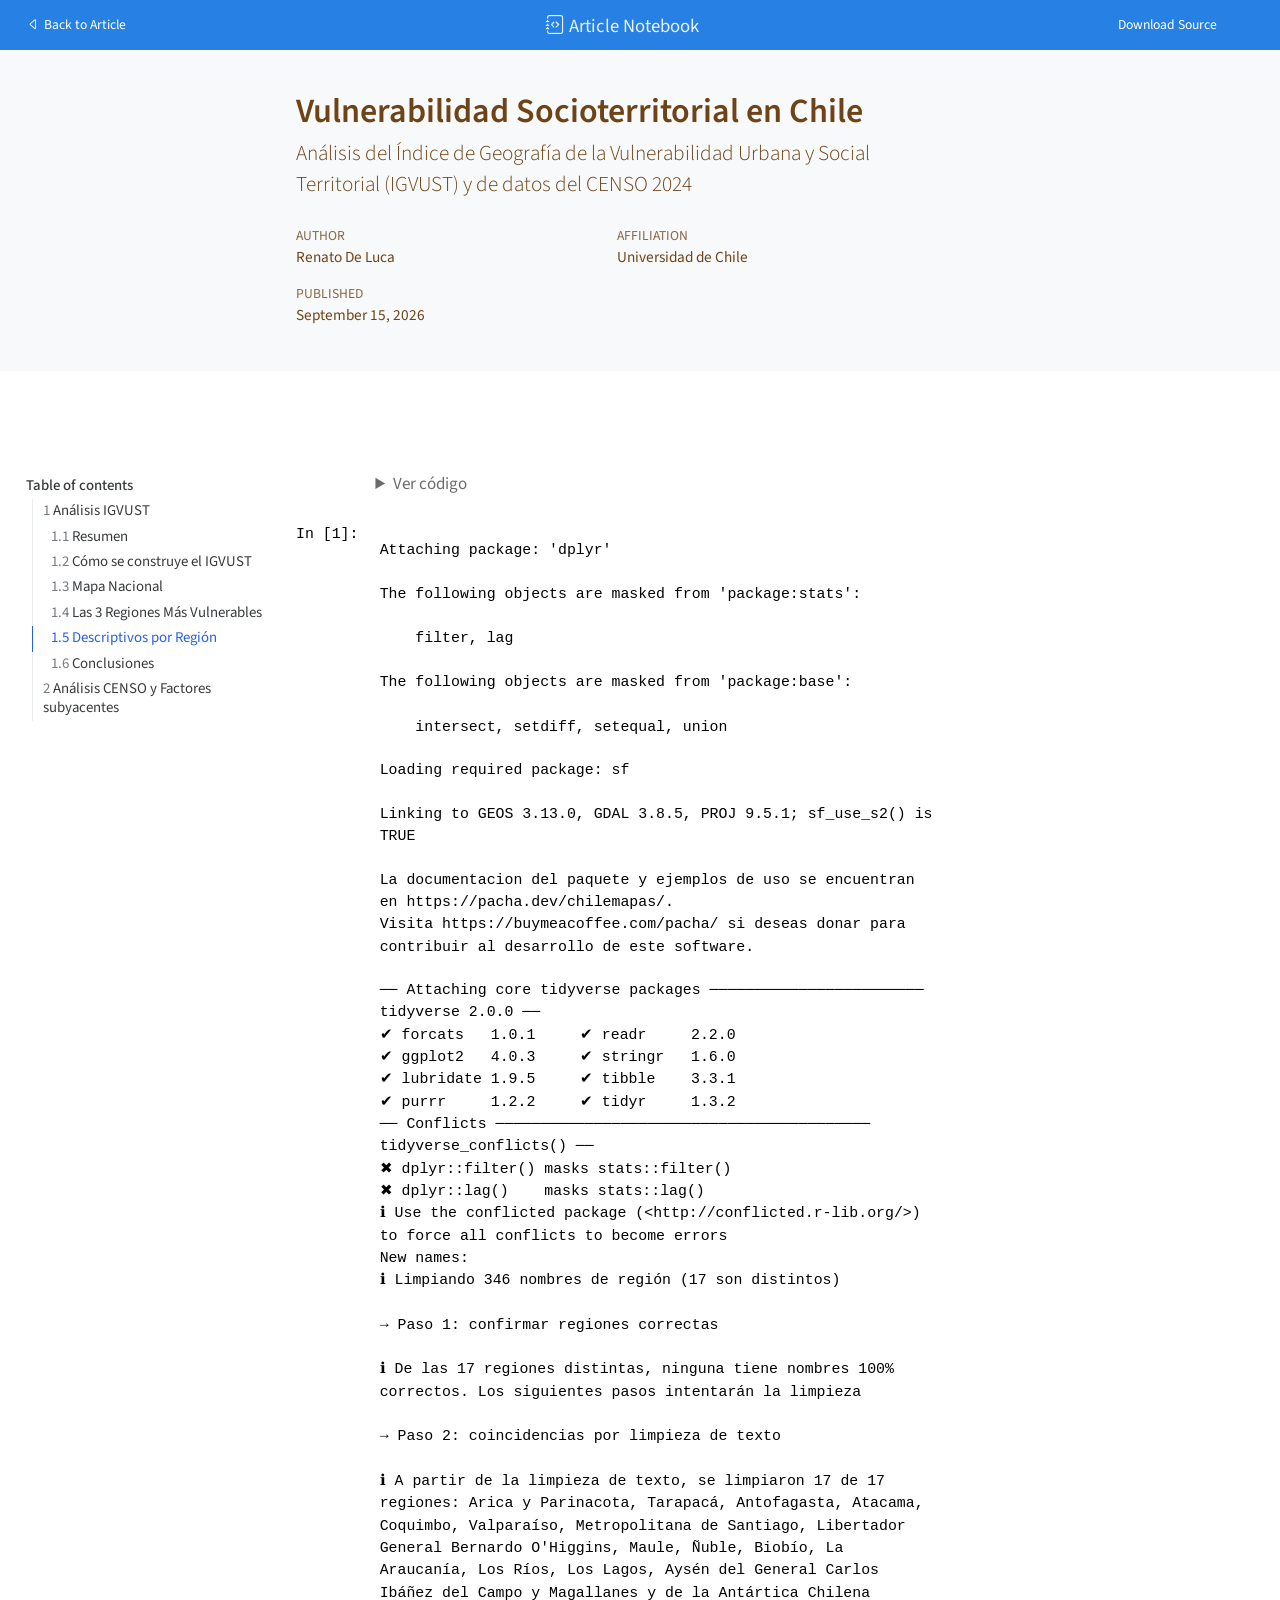
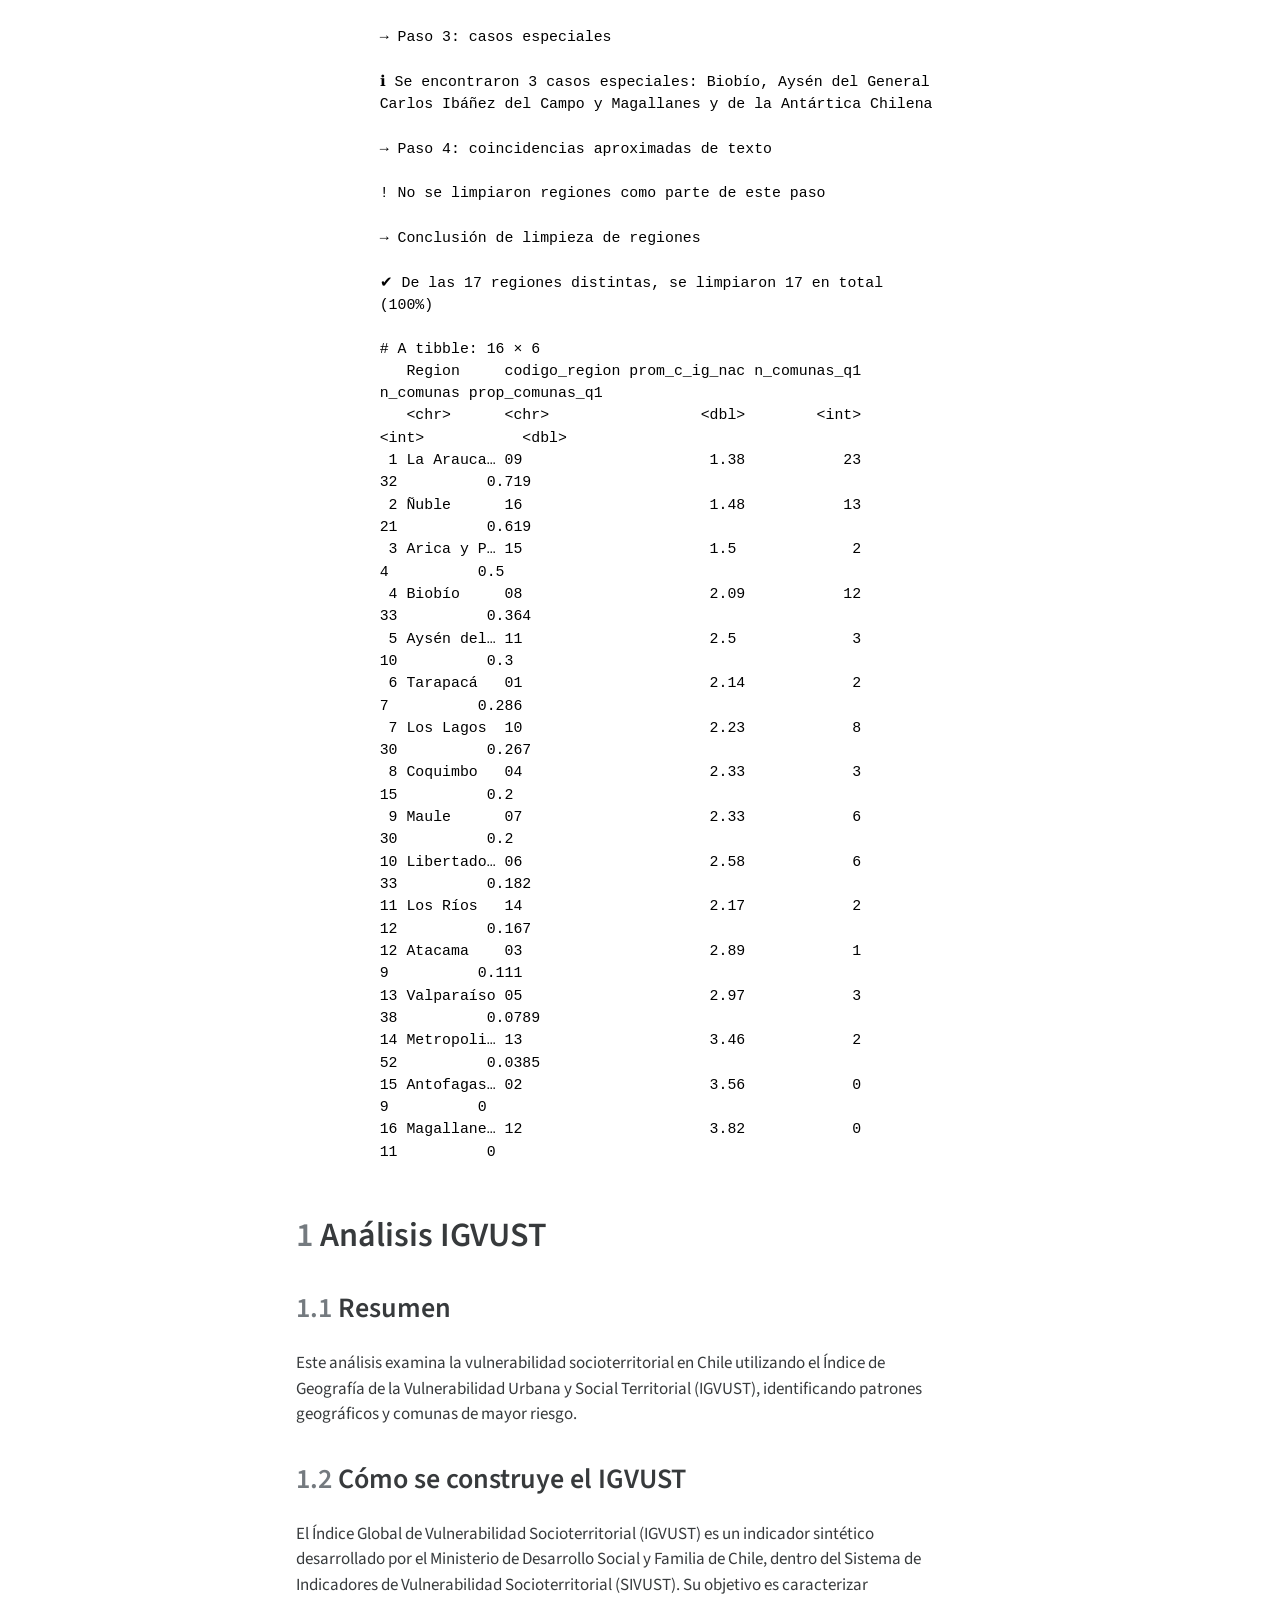
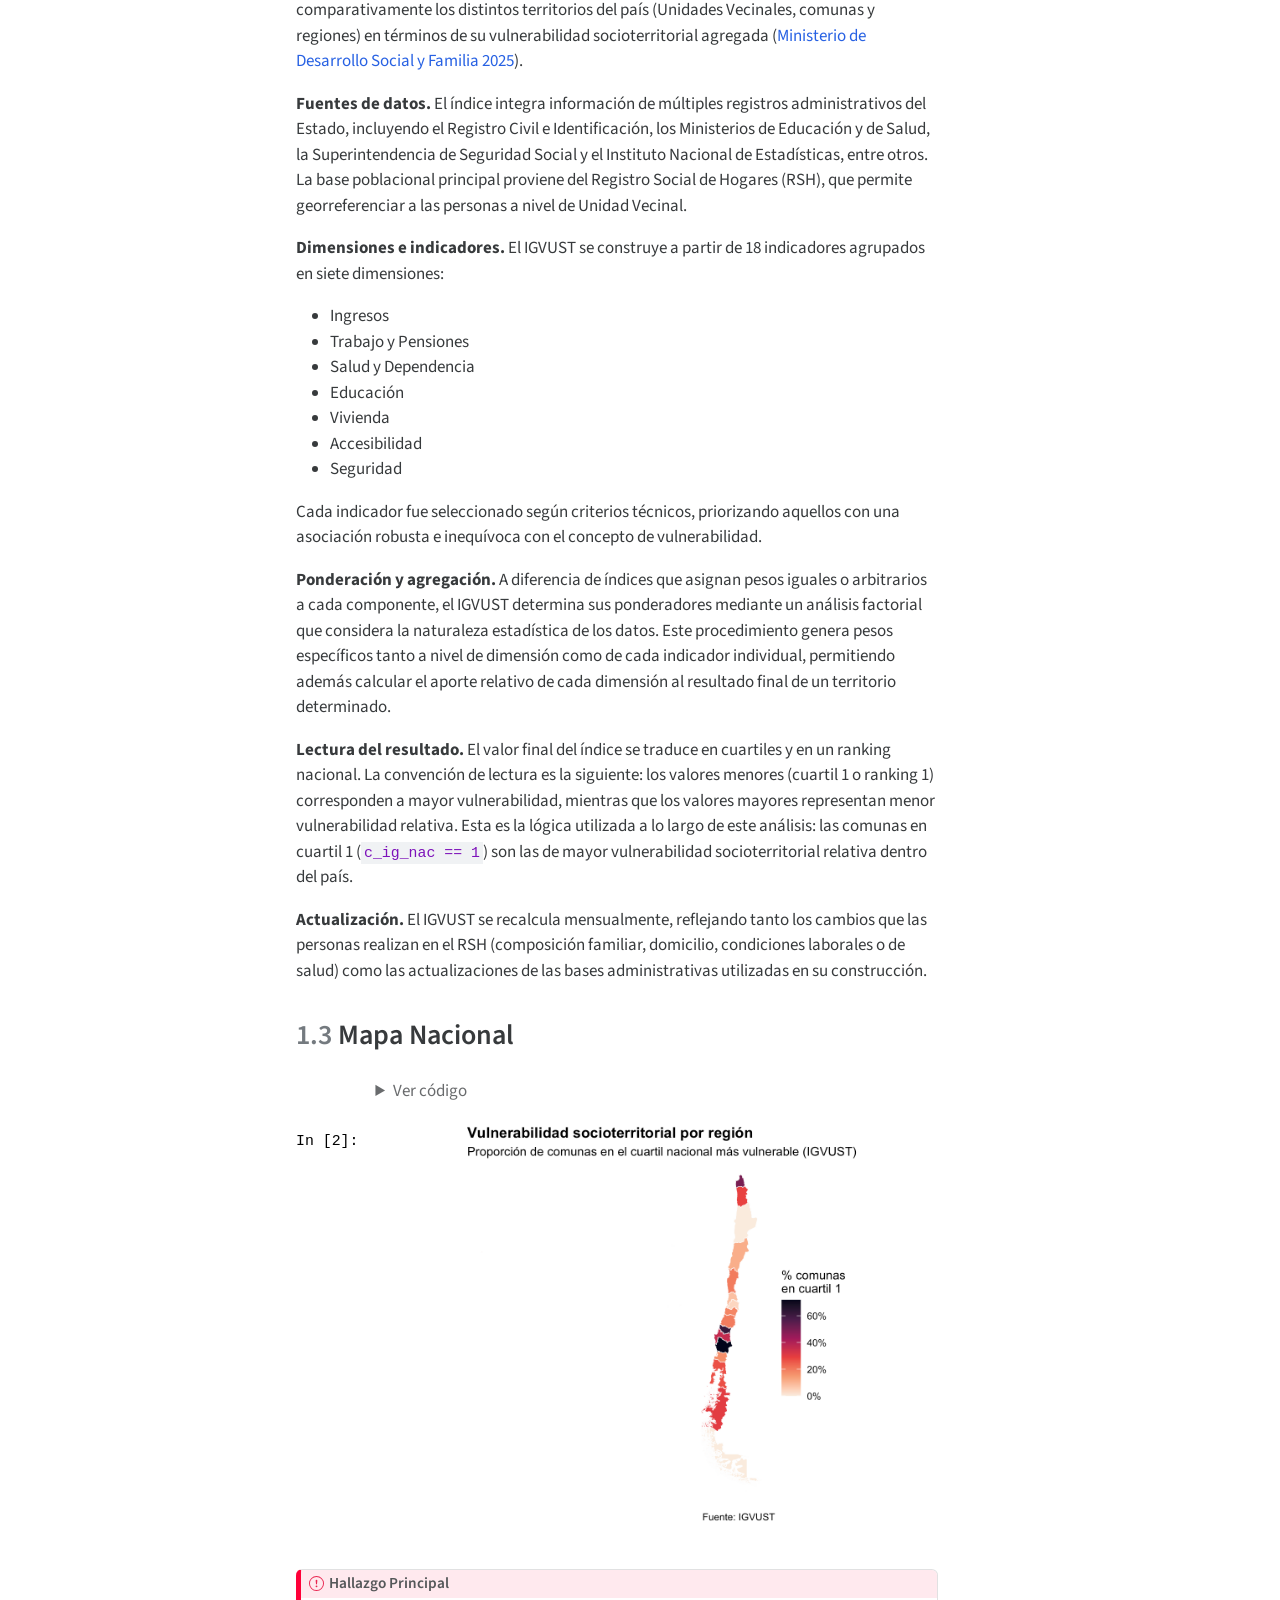
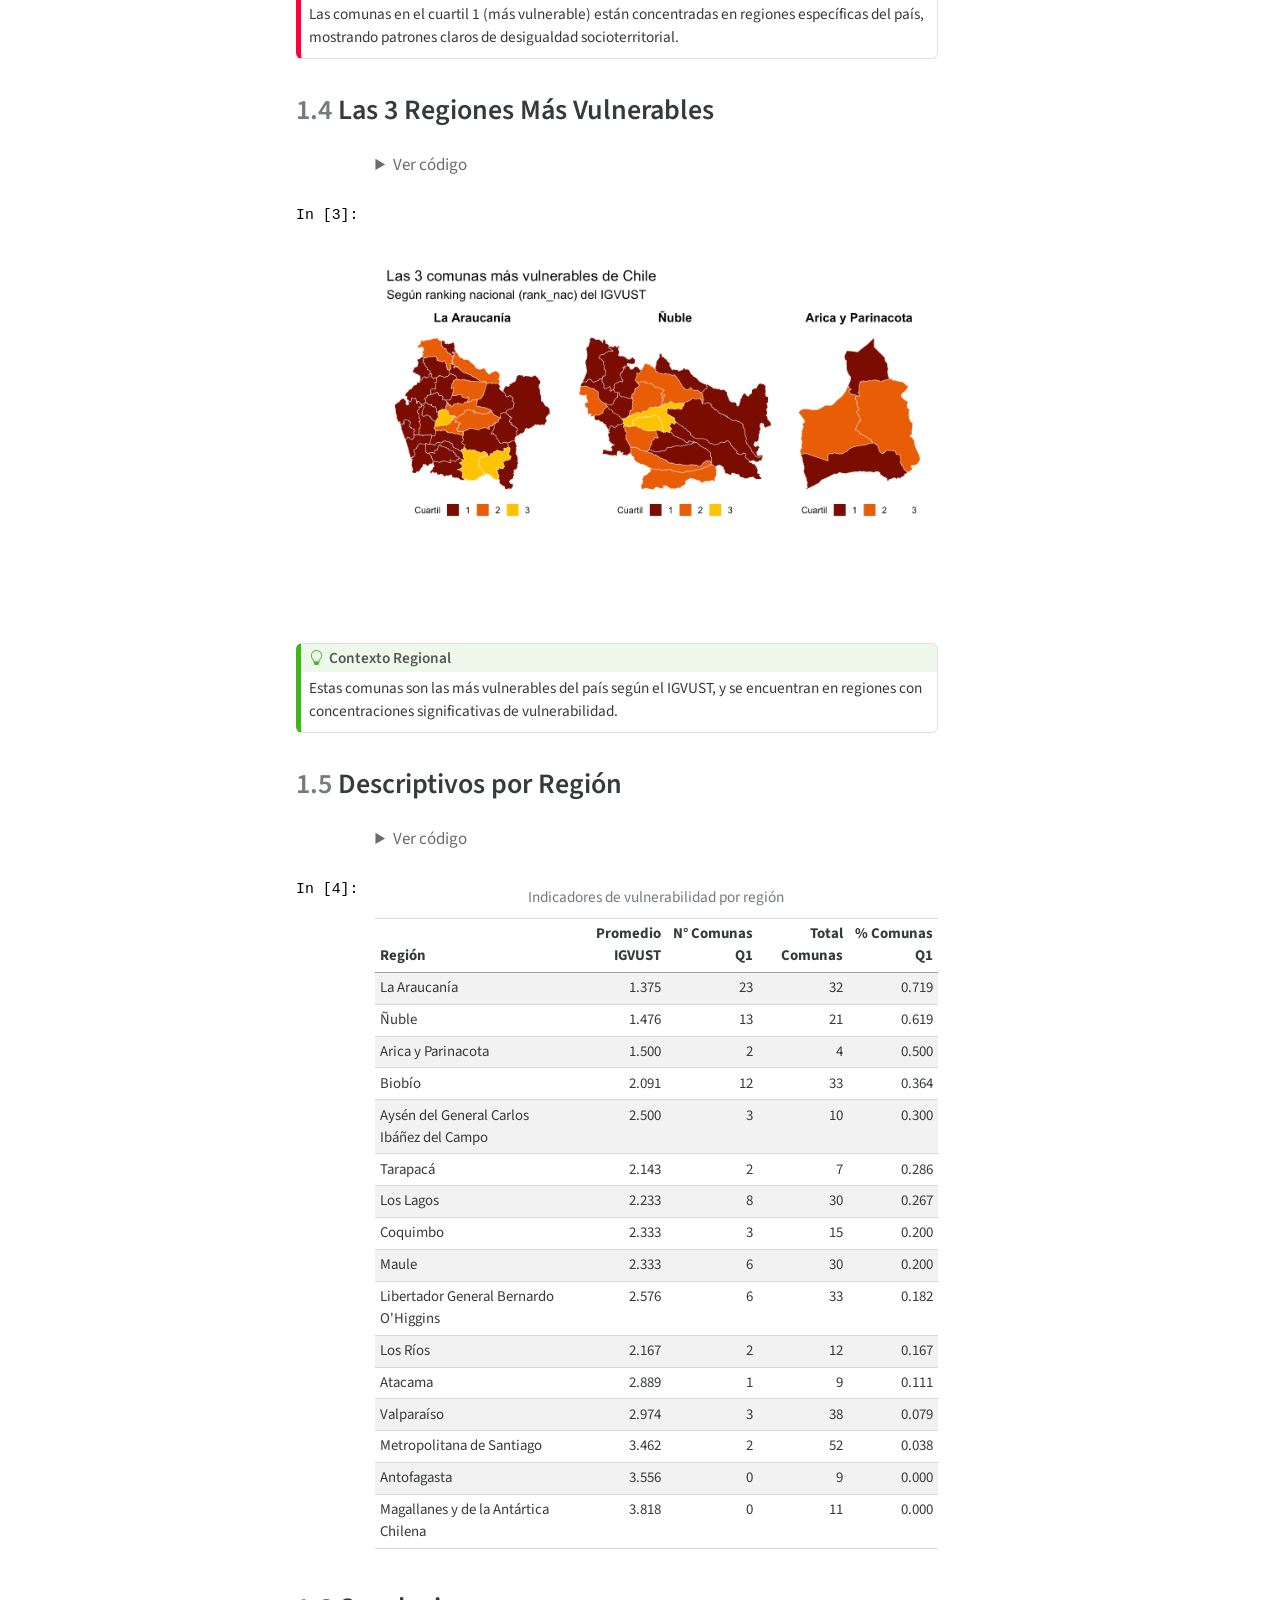
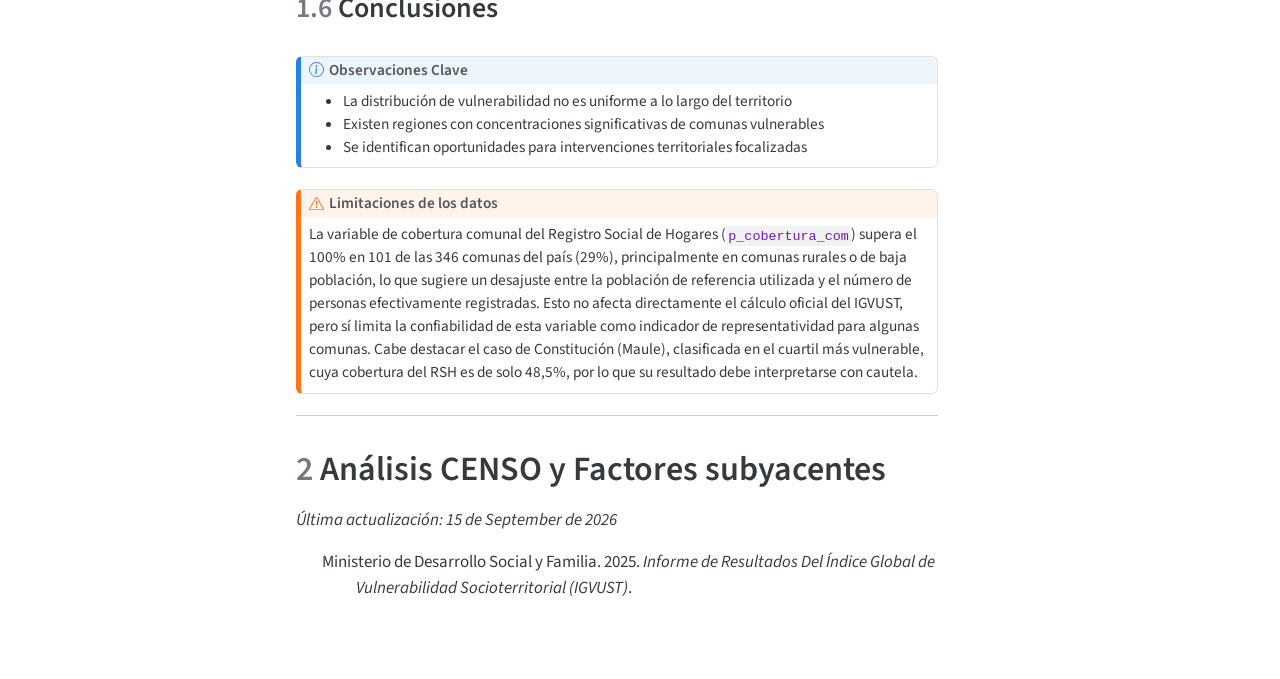
<file: igvust-resultados/_manuscript/index-preview.html>
<!DOCTYPE html>
<html xmlns="http://www.w3.org/1999/xhtml" lang="en" xml:lang="en"><head>
    <meta charset="utf-8">
    <meta name="generator" content="quarto-1.9.37">

    <meta name="viewport" content="width=device-width, initial-scale=1.0, user-scalable=yes">

    <meta name="dcterms.date" content="2026-09-15">

    <title>Vulnerabilidad Socioterritorial en Chile</title>
    <style>
      /* Default styles provided by pandoc.
      ** See https://pandoc.org/MANUAL.html#variables-for-html for config info.
      */
      code{white-space: pre-wrap;}
      span.smallcaps{font-variant: small-caps;}
      div.columns{display: flex; gap: min(4vw, 1.5em);}
      div.column{flex: auto; overflow-x: auto;}
      div.hanging-indent{margin-left: 1.5em; text-indent: -1.5em;}
      ul.task-list{list-style: none;}
      ul.task-list li input[type="checkbox"] {
        width: 0.8em;
        margin: 0 0.8em 0.2em -1em; /* quarto-specific, see https://github.com/quarto-dev/quarto-cli/issues/4556 */ 
        vertical-align: middle;
      }
      /* CSS for syntax highlighting */
      html { -webkit-text-size-adjust: 100%; }
      pre > code.sourceCode { white-space: pre; position: relative; }
      pre > code.sourceCode > span { display: inline-block; line-height: 1.25; }
      pre > code.sourceCode > span:empty { height: 1.2em; }
      .sourceCode { overflow: visible; }
      code.sourceCode > span { color: inherit; text-decoration: inherit; }
      div.sourceCode { margin: 1em 0; }
      pre.sourceCode { margin: 0; }
      @media screen {
      div.sourceCode { overflow: auto; }
      }
      @media print {
      pre > code.sourceCode { white-space: pre-wrap; }
      pre > code.sourceCode > span { text-indent: -5em; padding-left: 5em; }
      }
      pre.numberSource code
        { counter-reset: source-line 0; }
      pre.numberSource code > span
        { position: relative; left: -4em; counter-increment: source-line; }
      pre.numberSource code > span > a:first-child::before
        { content: counter(source-line);
          position: relative; left: -1em; text-align: right; vertical-align: baseline;
          border: none; display: inline-block;
          -webkit-touch-callout: none; -webkit-user-select: none;
          -khtml-user-select: none; -moz-user-select: none;
          -ms-user-select: none; user-select: none;
          padding: 0 4px; width: 4em;
        }
      pre.numberSource { margin-left: 3em;  padding-left: 4px; }
      div.sourceCode
        {   }
      @media screen {
      pre > code.sourceCode > span > a:first-child::before { text-decoration: underline; }
      }
      /* CSS for citations */
      div.csl-bib-body { }
      div.csl-entry {
        clear: both;
      }
      .hanging-indent div.csl-entry {
        margin-left:2em;
        text-indent:-2em;
      }
      div.csl-left-margin {
        min-width:2em;
        float:left;
      }
      div.csl-right-inline {
        margin-left:2em;
        padding-left:1em;
      }
      div.csl-indent {
        margin-left: 2em;
      }    </style>

    <style>
      body.hypothesis-enabled #quarto-embed-header {
        padding-right: 36px;
      }

      #quarto-embed-header {
        height: 3em;
        width: 100%;
        display: flex;
        justify-content: space-between;
        align-items: center;
        border-bottom: solid 1px;
      }

      #quarto-embed-header h6 {
        font-size: 1.1em;
        padding-top: 0.6em;
        margin-left: 1em;
        margin-right: 1em;
        font-weight: 400;
      }

      #quarto-embed-header a.quarto-back-link,
      #quarto-embed-header a.quarto-download-embed {
        font-size: 0.8em;
        margin-top: 1em;
        margin-bottom: 1em;
        margin-left: 1em;
        margin-right: 1em;
      }

      .quarto-back-container {
        padding-left: 0.5em;
        display: flex;
      }

      .headroom {
          will-change: transform;
          transition: transform 200ms linear;
      }

      .headroom--pinned {
          transform: translateY(0%);
      }

      .headroom--unpinned {
          transform: translateY(-100%);
      }      
    </style>

    <script>
    window.document.addEventListener("DOMContentLoaded", function () {

      var header = window.document.querySelector("#quarto-embed-header");
      const titleBannerEl = window.document.querySelector("body > #title-block-header");
      if (titleBannerEl) {
        titleBannerEl.style.paddingTop = header.clientHeight + "px";
      }
      const contentEl = window.document.getElementById('quarto-content');
      for (const child of contentEl.children) {
        child.style.paddingTop = header.clientHeight + "px";
        child.style.marginTop = "1em";
      }

      // Use the article root if the `back` call doesn't work. This isn't perfect
      // but should typically work
      window.quartoBackToArticle = () => {
        var currentUrl = window.location.href;
        window.history.back();
        setTimeout(() => {
            // if location was not changed in 100 ms, then there is no history back
            if(currentUrl === window.location.href){              
                // redirect to site root
                window.location.href = "index.html";
            }
        }, 100);
      }

      const headroom = new window.Headroom(header, {
        tolerance: 5,
        onPin: function () {
        },
        onUnpin: function () {
        },
      });
      headroom.init();
    });
    </script>

    
<script src="site_libs/manuscript-notebook/headroom.min.js"></script>
<script src="site_libs/clipboard/clipboard.min.js"></script>
<script src="site_libs/quarto-html/quarto.js" type="module"></script>
<script src="site_libs/quarto-html/tabsets/tabsets.js" type="module"></script>
<script src="site_libs/quarto-html/popper.min.js"></script>
<script src="site_libs/quarto-html/tippy.umd.min.js"></script>
<script src="site_libs/quarto-html/anchor.min.js"></script>
<link href="site_libs/quarto-html/tippy.css" rel="stylesheet">
<link href="site_libs/quarto-html/quarto-syntax-highlighting-7f8f88aac4f3542376d5c11b86a4c14d.css" rel="stylesheet" class="quarto-color-scheme" id="quarto-text-highlighting-styles">
<link href="site_libs/quarto-html/quarto-syntax-highlighting-dark-d0ae9245876894da5ac7e18953ecc5cc.css" rel="stylesheet" class="quarto-color-scheme quarto-color-alternate" id="quarto-text-highlighting-styles">
<link href="site_libs/quarto-html/quarto-syntax-highlighting-7f8f88aac4f3542376d5c11b86a4c14d.css" rel="stylesheet" class="quarto-color-scheme-extra" id="quarto-text-highlighting-styles">
<script src="site_libs/bootstrap/bootstrap.min.js"></script>
<link href="site_libs/bootstrap/bootstrap-icons.css" rel="stylesheet">
<link href="site_libs/bootstrap/bootstrap-8ffd5f67044e5306d9846f29df41dda5.min.css" rel="stylesheet" append-hash="true" class="quarto-color-scheme" id="quarto-bootstrap" data-mode="light">
<link href="site_libs/bootstrap/bootstrap-dark-e9c089065520923051751262ebb12d2f.min.css" rel="stylesheet" append-hash="true" class="quarto-color-scheme quarto-color-alternate" id="quarto-bootstrap" data-mode="dark">
<link href="site_libs/bootstrap/bootstrap-8ffd5f67044e5306d9846f29df41dda5.min.css" rel="stylesheet" append-hash="true" class="quarto-color-scheme-extra" id="quarto-bootstrap" data-mode="light">
<script src="site_libs/quarto-contrib/glightbox/glightbox.min.js"></script>
<link href="site_libs/quarto-contrib/glightbox/glightbox.min.css" rel="stylesheet">
<link href="site_libs/quarto-contrib/glightbox/lightbox.css" rel="stylesheet">
     <style>html{ scroll-behavior: smooth; }</style>  <script async="" src="https://hypothes.is/embed.js"></script>
<script>
  window.document.addEventListener("DOMContentLoaded", function (_event) {
    document.body.classList.add('hypothesis-enabled');
  });
</script>  <style>

      .quarto-title-block .quarto-title-banner h1,
      .quarto-title-block .quarto-title-banner h2,
      .quarto-title-block .quarto-title-banner h3,
      .quarto-title-block .quarto-title-banner h4,
      .quarto-title-block .quarto-title-banner h5,
      .quarto-title-block .quarto-title-banner h6
      {
        color: #6e4416;
      }

      .quarto-title-block .quarto-title-banner {
        color: #6e4416;
      }
</style>  
      <meta name="citation_title" content="Vulnerabilidad Socioterritorial en Chile">
<meta name="citation_author" content="Renato De Luca">
<meta name="citation_publication_date" content="2026-09-15">
<meta name="citation_cover_date" content="2026-09-15">
<meta name="citation_year" content="2026">
<meta name="citation_online_date" content="2026-09-15">
<meta name="citation_language" content="en">
<meta name="citation_reference" content="citation_title=From mandates to mechanisms: Institutional vulnerability, decentralized governance, and the challenges of local disaster risk reduction implementation;,citation_author=I. Alcántara-Ayala;,citation_author=et al.;,citation_publication_date=2025;,citation_cover_date=2025;,citation_year=2025;,citation_journal_title=International Journal of Disaster Risk Science;">
<meta name="citation_reference" content="citation_title=Los adultos mayores y las catástrofes: Preparación y respuesta;,citation_author=American Association for Geriatric Psychiatry [AAGP];,citation_publication_date=2024;,citation_cover_date=2024;,citation_year=2024;">
<meta name="citation_reference" content="citation_title=Staying despite disaster risks: Place attachment, voluntary immobility and adaptation in Tajikistan’s Pamir Mountains;,citation_author=S. Blondin;,citation_publication_date=2021;,citation_cover_date=2021;,citation_year=2021;,citation_journal_title=Geoforum;">
<meta name="citation_reference" content="citation_title=Disaster awareness and preparedness among older adults in Canada regarding floods, wildfires, and earthquakes;,citation_author=E. Bogdan;,citation_author=R. Krueger;,citation_author=J. Wright;,citation_author=K. Woods;,citation_author=S. Cottar;,citation_publication_date=2024;,citation_cover_date=2024;,citation_year=2024;,citation_issue=2;,citation_doi=10.1007/s13753-024-00555-9;,citation_volume=15;,citation_journal_title=International Journal of Disaster Risk Science;">
<meta name="citation_reference" content="citation_title=Lessons from the implementation of the Sendai Framework for Disaster Risk Reduction from Latin America and the Caribbean;,citation_author=M. Cabral-Ramírez;,citation_author=et al.;,citation_publication_date=2025;,citation_cover_date=2025;,citation_year=2025;,citation_journal_title=International Journal of Disaster Risk Science;">
<meta name="citation_reference" content="citation_title=Políticas y sistemas integrales de cuidados de largo plazo en América Latina y el Caribe;,citation_author=Comisión Económica para América Latina y el Caribe [CEPAL];,citation_publication_date=2023;,citation_cover_date=2023;,citation_year=2023;">
<meta name="citation_reference" content="citation_title=Place attachment and climate adaptation in older adults: A proposed theoretical model;,citation_author=P. De Gea-Grela;,citation_author=et al.;,citation_publication_date=2025;,citation_cover_date=2025;,citation_year=2025;,citation_journal_title=Journal for the Theory of Social Behaviour;">
<meta name="citation_reference" content="citation_title=Resiliencia comunitaria y gestión de riesgo de desastre en comunidades de la región del Biobío, Chile;,citation_author=A. P. Fuentes Aguilar;,citation_author=F. J. D’Silva Signe;,citation_publication_date=2025;,citation_cover_date=2025;,citation_year=2025;,citation_issue=2;,citation_volume=9;,citation_journal_title=Revista de Estudios Latinoamericanos sobre Reducción del Riesgo de Desastres (REDER);">
<meta name="citation_reference" content="citation_title=The changing social vulnerability in Shanghai during 2000–2020 and its implications for risk management;,citation_author=X. Huang;,citation_author=et al.;,citation_publication_date=2024;,citation_cover_date=2024;,citation_year=2024;,citation_journal_title=International Journal of Disaster Risk Reduction;">
<meta name="citation_reference" content="citation_title=Conceptualizing community resilience and the social dimensions of risk to overcome barriers to disaster risk reduction and sustainable development;,citation_author=A. J. Imperiale;,citation_author=F. Vanclay;,citation_publication_date=2021;,citation_cover_date=2021;,citation_year=2021;,citation_journal_title=Sustainable Development;">
<meta name="citation_reference" content="citation_title=Personas mayores y desastres: Aprendizajes para la implementación de políticas públicas luego del mega-incendio de 2024 en Valparaíso, Chile;,citation_author=P. Jara Jara;,citation_publication_date=2025;,citation_cover_date=2025;,citation_year=2025;,citation_issue=1;,citation_volume=9;,citation_journal_title=Revista de Estudios Latinoamericanos sobre Reducción del Riesgo de Desastres (REDER);">
<meta name="citation_reference" content="citation_title=Ageing in place in disaster prone rural coastal communities: A case study of Tai O Village in Hong Kong;,citation_author=C. Kwan;,citation_author=et al.;,citation_publication_date=2021;,citation_cover_date=2021;,citation_year=2021;,citation_journal_title=Sustainability;">
<meta name="citation_reference" content="citation_title=Factors influencing disaster preparedness behaviors of older adults;,citation_author=K.-M. Liao;,citation_author=S.-C. Hu;,citation_publication_date=2025;,citation_cover_date=2025;,citation_year=2025;,citation_journal_title=PLOS ONE;">
<meta name="citation_reference" content="citation_title=Social vulnerability indices: A scoping review;,citation_author=J. C. Mah;,citation_author=J. L. Penwarden;,citation_author=H. Pott;,citation_author=O. Theou;,citation_author=M. K. Andrew;,citation_publication_date=2023;,citation_cover_date=2023;,citation_year=2023;,citation_journal_title=BMC Public Health;">
<meta name="citation_reference" content="citation_title=Social vulnerability indicators for flooding in Aotearoa New Zealand;,citation_author=K. Mason;,citation_author=et al.;,citation_publication_date=2021;,citation_cover_date=2021;,citation_year=2021;,citation_journal_title=International Journal of Environmental Research and Public Health;">
<meta name="citation_reference" content="citation_title=Informe de Resultados del Índice Global de Vulnerabilidad Socioterritorial (IGVUST);,citation_author=Ministerio de Desarrollo Social y Familia;,citation_publication_date=2025;,citation_cover_date=2025;,citation_year=2025;">
<meta name="citation_reference" content="citation_title=Reconceptualizing community-based disaster risk management: From external-led projects to community-centered resilience building through a systematic review;,citation_author=A. Moktan;,citation_author=et al.;,citation_publication_date=2026;,citation_cover_date=2026;,citation_year=2026;,citation_journal_title=Progress in Disaster Science;">
<meta name="citation_reference" content="citation_title=Experience and local memory of older people in the face of disasters: A systematic review;,citation_author=C. Navarrete-Valladares;,citation_author=J. Sandoval-Díaz;,citation_author=E. Sandoval-Obando;,citation_publication_date=2023;,citation_cover_date=2023;,citation_year=2023;,citation_doi=10.3389/fpubh.2023.1163561;,citation_volume=11;,citation_journal_title=Frontiers in Public Health;">
<meta name="citation_reference" content="citation_title=Vulnerabilidad y capacidad adaptativa de personas mayores ante el cambio climático: Una revisión sistemática;,citation_author=C. Navarrete-Valladares;,citation_author=J. Sandoval;,citation_publication_date=2024;,citation_cover_date=2024;,citation_year=2024;,citation_issue=2;,citation_doi=10.30849/ripijp.v58i2.1840;,citation_volume=58;,citation_journal_title=Revista Interamericana de Psicología / Interamerican Journal of Psychology;">
<meta name="citation_reference" content="citation_title=Dimensiones de la gobernanza del riesgo de desastres: Una revisión sistemática;,citation_author=M. A. Núñez;,citation_author=C. Ocampo-Salazar;,citation_publication_date=2025;,citation_cover_date=2025;,citation_year=2025;,citation_issue=1;,citation_doi=10.55467/reder.v9i1.177;,citation_volume=9;,citation_journal_title=Revista de Estudios Latinoamericanos sobre Reducción del Riesgo de Desastres (REDER);">
<meta name="citation_reference" content="citation_title=Percepción del riesgo de desastres socionaturales en habitantes del Municipio de La Florida, Nariño, Colombia;,citation_author=Ojeda-Rosero;,citation_author=C. E. (Ed.);,citation_publication_date=2024;,citation_cover_date=2024;,citation_year=2024;,citation_journal_title=Redalyc / Revista de investigación;">
<meta name="citation_reference" content="citation_title=Climate change and healthy ageing: An assessment of the impact of climate hazards on older people;,citation_author=M. Prina;,citation_author=M. Khondoker;,citation_author=S. Cabral-Gutiérrez;,citation_author=B. C. M. Stephan;,citation_publication_date=2024;,citation_cover_date=2024;,citation_year=2024;,citation_journal_title=Journal of Global Health;">
<meta name="citation_reference" content="citation_title=An empirical social vulnerability map for flood risk assessment at global scale (&amp;amp;amp;quot;GlobE-SoVI&amp;quot;);,citation_author=L. Reimann;,citation_author=A. T. Vafeidis;,citation_author=J. L. Merkens;,citation_publication_date=2024;,citation_cover_date=2024;,citation_year=2024;,citation_journal_title=Earth’s Future;">
<meta name="citation_reference" content="citation_title=Capacidad estatal y vulnerabilidad ante el riesgo de desastres: El caso del megaincendio de 2014 en Valparaíso, Chile;,citation_author=R. Rivas;,citation_author=L. Maldonado;,citation_author=K. Campos;,citation_author=L. Ojeda;,citation_publication_date=2024;,citation_cover_date=2024;,citation_year=2024;,citation_issue=2;,citation_doi=10.55467/reder.v8i2.168;,citation_volume=8;,citation_journal_title=Revista de Estudios Latinoamericanos sobre Reducción del Riesgo de Desastres (REDER);">
<meta name="citation_reference" content="citation_title=Community mapping based on Milton Santos as a tool for disaster response and risk management in self-built communities: Case study of El Pacífico, Medellín, Colombia;,citation_author=L. A. Rivera Flórez;,citation_author=et al.;,citation_publication_date=2024;,citation_cover_date=2024;,citation_year=2024;,citation_journal_title=Cogent Social Sciences;">
<meta name="citation_reference" content="citation_title=Disaster awareness, disaster risk perceptions, and disaster risk communication among older adults in Niğde, Türkiye;,citation_author=Ç. Samancı Tekin;,citation_author=N. Ozkan;,citation_publication_date=2026;,citation_cover_date=2026;,citation_year=2026;,citation_issue=2;,citation_doi=10.1007/s10823-026-09584-x;,citation_volume=41;,citation_journal_title=Journal of Cross-Cultural Gerontology;">
<meta name="citation_reference" content="citation_title=Apego al lugar y percepción del riesgo volcánico en personas mayores de Ñuble, Chile;,citation_author=J. Sandoval-Díaz;,citation_author=S. R. Monsalves-Peña;,citation_author=V. Vejar-Valle;,citation_author=C. Bravo-Ferretti;,citation_publication_date=2022;,citation_cover_date=2022;,citation_year=2022;,citation_issue=46;,citation_volume=25;,citation_journal_title=Revista Urbano;">
<meta name="citation_reference" content="citation_title=Collective memories and previous experiences of older people in the face of disaster risk processes: Lessons learned, implication, and social support;,citation_author=J. Sandoval-Díaz;,citation_author=C. Navarrete-Valladares;,citation_author=C. Suazo-Muñoz;,citation_author=S. Martínez-Labrín;,citation_publication_date=2023;,citation_cover_date=2023;,citation_year=2023;,citation_doi=10.3389/fclim.2023.1272219;,citation_volume=5;,citation_journal_title=Frontiers in Climate;">
<meta name="citation_reference" content="citation_title=Community resilience to disaster risk in older adults: Socio-community attributes and resilient dimensions produced via participatory strategies;,citation_author=J. Sandoval-Díaz;,citation_author=C. Suazo-Muñoz;,citation_author=C. Navarrete-Valladares;,citation_publication_date=2025;,citation_cover_date=2025;,citation_year=2025;,citation_issue=5;,citation_doi=10.1002/jcop.70030;,citation_volume=53;,citation_journal_title=Journal of Community Psychology;">
<meta name="citation_reference" content="citation_title=Revisión sistemática sobre la capacidad de adaptación y resiliencia comunitaria ante desastres socionaturales en América Latina y el Caribe;,citation_author=J. Sandoval-Díaz;,citation_author=M. Navarrete Muñoz;,citation_author=D. Cuadra Martínez;,citation_publication_date=2023;,citation_cover_date=2023;,citation_year=2023;,citation_issue=2;,citation_doi=10.55467/reder.v7i2.132;,citation_volume=7;,citation_journal_title=Revista de Estudios Latinoamericanos sobre Reducción del Riesgo de Desastres (REDER);">
<meta name="citation_reference" content="citation_title=Community resilience to wildfires: A systematic review of impacts, coping strategies, indicators, and governance challenges;,citation_author=J. Sandoval Díaz;,citation_author=et al.;,citation_publication_date=2025;,citation_cover_date=2025;,citation_year=2025;,citation_journal_title=Progress in Disaster Science;">
<meta name="citation_reference" content="citation_title=Flood hazard mapping and flood preparedness literacy of the elderly population residing in Bangkok, Thailand;,citation_author=C. Sawangnate;,citation_author=et al.;,citation_publication_date=2022;,citation_cover_date=2022;,citation_year=2022;,citation_journal_title=Water;">
<meta name="citation_reference" content="citation_title=Can pre-disaster community resilience enhance post-disaster recovery among older adults? A natural experiment in Iwanuma City after the 2011 Great East Japan Earthquake and Tsunami;,citation_author=Y. Shiozaki;,citation_author=et al.;,citation_publication_date=2026;,citation_cover_date=2026;,citation_year=2026;,citation_journal_title=International Journal of Disaster Risk Reduction;">
<meta name="citation_reference" content="citation_title=Vulnerability of older adults in natural disaster scenarios: A case study of earthquakes;,citation_author=W. Si;,citation_author=et al.;,citation_publication_date=2025;,citation_cover_date=2025;,citation_year=2025;,citation_journal_title=Innovation in Aging;">
<meta name="citation_reference" content="citation_title=The social cohesion measures contributing to resilient disaster recovery: A systematic literature review;,citation_author=S. Sobhaninia;,citation_publication_date=2024;,citation_cover_date=2024;,citation_year=2024;,citation_issue=4;,citation_doi=10.1177/08854122241238196;,citation_volume=39;,citation_journal_title=Journal of Planning Literature;">
<meta name="citation_reference" content="citation_title=Stronger together? Redefining social cohesion role in building disaster-resilient communities;,citation_author=S. Sobhaninia;,citation_author=S. Buckman;,citation_author=C. Ortiz-García;,citation_publication_date=2024;,citation_cover_date=2024;,citation_year=2024;,citation_issue=11;,citation_volume=27;,citation_journal_title=Journal of Risk Research;">
<meta name="citation_reference" content="citation_title=Active aging and disaster risk reduction: Examining the contributions of older adults in community disaster risk management;,citation_author=W. Thongchuay;,citation_author=et al.;,citation_publication_date=2025;,citation_cover_date=2025;,citation_year=2025;,citation_journal_title=International Journal of Innovative Research and Scientific Studies;">
<meta name="citation_reference" content="citation_title=Place attachment and disaster preparedness: Examining the role of place scale and preparedness type;,citation_author=A. Wallis;,citation_author=et al.;,citation_publication_date=2021;,citation_cover_date=2021;,citation_year=2021;,citation_journal_title=Environment and Behavior;">
<meta name="citation_reference" content="citation_title=Community resilience and psychological distress in Chinese older adults amid COVID-19: The roles of perceived community prevention effectiveness and risk perception;,citation_author=J. Zhang;,citation_author=L. Xu;,citation_author=J. Li;,citation_author=L. Sun;,citation_author=G. Ding;,citation_author=W. Qin;,citation_author=S. Yang;,citation_author=Z. Ren;,citation_author=S. Liu;,citation_author=Z. Yin;,citation_publication_date=2021;,citation_cover_date=2021;,citation_year=2021;,citation_journal_title=Aging &amp;amp;amp; Mental Health;">
<meta name="citation_reference" content="citation_title=How does social capital facilitate community disaster resilience? A systematic review;,citation_author=G. Zhao;,citation_author=et al.;,citation_publication_date=2025;,citation_cover_date=2025;,citation_year=2025;,citation_journal_title=Frontiers in Environmental Science;">
</head>

  <body class="quarto-notebook quarto-light"><script id="quarto-html-before-body" type="application/javascript">
    const toggleBodyColorMode = (bsSheetEl) => {
      const mode = bsSheetEl.getAttribute("data-mode");
      const bodyEl = window.document.querySelector("body");
      if (mode === "dark") {
        bodyEl.classList.add("quarto-dark");
        bodyEl.classList.remove("quarto-light");
      } else {
        bodyEl.classList.add("quarto-light");
        bodyEl.classList.remove("quarto-dark");
      }
    }
    const toggleBodyColorPrimary = () => {
      const bsSheetEl = window.document.querySelector("link#quarto-bootstrap:not([rel=disabled-stylesheet])");
      if (bsSheetEl) {
        toggleBodyColorMode(bsSheetEl);
      }
    }
    const setColorSchemeToggle = (alternate) => {
      const toggles = window.document.querySelectorAll('.quarto-color-scheme-toggle');
      for (let i=0; i < toggles.length; i++) {
        const toggle = toggles[i];
        if (toggle) {
          if (alternate) {
            toggle.classList.add("alternate");
          } else {
            toggle.classList.remove("alternate");
          }
        }
      }
    };
    const toggleColorMode = (alternate) => {
      // Switch the stylesheets
      const primaryStylesheets = window.document.querySelectorAll('link.quarto-color-scheme:not(.quarto-color-alternate)');
      const alternateStylesheets = window.document.querySelectorAll('link.quarto-color-scheme.quarto-color-alternate');
      manageTransitions('#quarto-margin-sidebar .nav-link', false);
      if (alternate) {
        // note: dark is layered on light, we don't disable primary!
        enableStylesheet(alternateStylesheets);
        for (const sheetNode of alternateStylesheets) {
          if (sheetNode.id === "quarto-bootstrap") {
            toggleBodyColorMode(sheetNode);
          }
        }
      } else {
        disableStylesheet(alternateStylesheets);
        enableStylesheet(primaryStylesheets)
        toggleBodyColorPrimary();
      }
      manageTransitions('#quarto-margin-sidebar .nav-link', true);
      // Switch the toggles
      setColorSchemeToggle(alternate)
      // Hack to workaround the fact that safari doesn't
      // properly recolor the scrollbar when toggling (#1455)
      if (navigator.userAgent.indexOf('Safari') > 0 && navigator.userAgent.indexOf('Chrome') == -1) {
        manageTransitions("body", false);
        window.scrollTo(0, 1);
        setTimeout(() => {
          window.scrollTo(0, 0);
          manageTransitions("body", true);
        }, 40);
      }
    }
    const disableStylesheet = (stylesheets) => {
      for (let i=0; i < stylesheets.length; i++) {
        const stylesheet = stylesheets[i];
        stylesheet.rel = 'disabled-stylesheet';
      }
    }
    const enableStylesheet = (stylesheets) => {
      for (let i=0; i < stylesheets.length; i++) {
        const stylesheet = stylesheets[i];
        if(stylesheet.rel !== 'stylesheet') { // for Chrome, which will still FOUC without this check
          stylesheet.rel = 'stylesheet';
        }
      }
    }
    const manageTransitions = (selector, allowTransitions) => {
      const els = window.document.querySelectorAll(selector);
      for (let i=0; i < els.length; i++) {
        const el = els[i];
        if (allowTransitions) {
          el.classList.remove('notransition');
        } else {
          el.classList.add('notransition');
        }
      }
    }
    const isFileUrl = () => {
      return window.location.protocol === 'file:';
    }
    const hasAlternateSentinel = () => {
      let styleSentinel = getColorSchemeSentinel();
      if (styleSentinel !== null) {
        return styleSentinel === "alternate";
      } else {
        return false;
      }
    }
    const setStyleSentinel = (alternate) => {
      const value = alternate ? "alternate" : "default";
      if (!isFileUrl()) {
        window.localStorage.setItem("quarto-color-scheme", value);
      } else {
        localAlternateSentinel = value;
      }
    }
    const getColorSchemeSentinel = () => {
      if (!isFileUrl()) {
        const storageValue = window.localStorage.getItem("quarto-color-scheme");
        return storageValue != null ? storageValue : localAlternateSentinel;
      } else {
        return localAlternateSentinel;
      }
    }
    const toggleGiscusIfUsed = (isAlternate, darkModeDefault) => {
      const baseTheme = document.querySelector('#giscus-base-theme')?.value ?? 'light';
      const alternateTheme = document.querySelector('#giscus-alt-theme')?.value ?? 'dark';
      let newTheme = '';
      if(authorPrefersDark) {
        newTheme = isAlternate ? baseTheme : alternateTheme;
      } else {
        newTheme = isAlternate ? alternateTheme : baseTheme;
      }
      const changeGiscusTheme = () => {
        // From: https://github.com/giscus/giscus/issues/336
        const sendMessage = (message) => {
          const iframe = document.querySelector('iframe.giscus-frame');
          if (!iframe) return;
          iframe.contentWindow.postMessage({ giscus: message }, 'https://giscus.app');
        }
        sendMessage({
          setConfig: {
            theme: newTheme
          }
        });
      }
      const isGiscussLoaded = window.document.querySelector('iframe.giscus-frame') !== null;
      if (isGiscussLoaded) {
        changeGiscusTheme();
      }
    };
    const authorPrefersDark = false;
    const darkModeDefault = authorPrefersDark;
      document.querySelector('link#quarto-text-highlighting-styles.quarto-color-scheme-extra').rel = 'disabled-stylesheet';
      document.querySelector('link#quarto-bootstrap.quarto-color-scheme-extra').rel = 'disabled-stylesheet';
    let localAlternateSentinel = darkModeDefault ? 'alternate' : 'default';
    // Dark / light mode switch
    window.quartoToggleColorScheme = () => {
      // Read the current dark / light value
      let toAlternate = !hasAlternateSentinel();
      toggleColorMode(toAlternate);
      setStyleSentinel(toAlternate);
      toggleGiscusIfUsed(toAlternate, darkModeDefault);
      window.dispatchEvent(new Event('resize'));
    };
    // Switch to dark mode if need be
    if (hasAlternateSentinel()) {
      toggleColorMode(true);
    } else {
      toggleColorMode(false);
    }
  </script>
    <div id="quarto-embed-header" class="headroom fixed-top bg-primary">
      
      <a onclick="window.quartoBackToArticle(); return false;" class="btn btn-primary quarto-back-link" href=""><i class="bi bi-caret-left"></i> Back to Article</a>
      <h6><i class="bi bi-journal-code"></i> Article Notebook</h6>

            <a href="./index.qmd" class="btn btn-primary quarto-download-embed" download="index.qmd">Download Source</a>
          </div>

     <header id="title-block-header" class="quarto-title-block default toc-left page-columns page-full">
  <div class="quarto-title-banner page-columns page-full">
    <div class="quarto-title column-body">
      <h1 class="title">Vulnerabilidad Socioterritorial en Chile</h1>
            <p class="subtitle lead">Análisis del Índice de Geografía de la Vulnerabilidad Urbana y Social Territorial (IGVUST) y de datos del CENSO 2024</p>
          </div>

    
    <div class="quarto-title-meta-container">
      <div class="quarto-title-meta-column-start">
            <div class="quarto-title-meta-author">
          <div class="quarto-title-meta-heading">Author</div>
          <div class="quarto-title-meta-heading">Affiliation</div>
          
                <div class="quarto-title-meta-contents">
            <p class="author">Renato De Luca </p>
          </div>
                <div class="quarto-title-meta-contents">
                    <p class="affiliation">
                        Universidad de Chile
                      </p>
                  </div>
                    </div>
        
        <div class="quarto-title-meta">

                      
                <div>
            <div class="quarto-title-meta-heading">Published</div>
            <div class="quarto-title-meta-contents">
              <p class="date">September 15, 2026</p>
            </div>
          </div>
          
                
              </div>
      </div>
      <div class="quarto-title-meta-column-end quarto-other-formats-target">
      </div>
    </div>



    <div class="quarto-other-links-text-target">
    </div>  </div>
</header><div id="quarto-content" class="page-columns page-rows-contents page-layout-article toc-left">
<div id="quarto-sidebar-toc-left" class="sidebar toc-left">
  <nav id="TOC" role="doc-toc" class="toc-active">
    <h2 id="toc-title">Table of contents</h2>
   
  <ul class="collapse">
  <li><a href="#análisis-igvust" id="toc-análisis-igvust" class="nav-link active" data-scroll-target="#análisis-igvust"><span class="header-section-number">1</span> Análisis IGVUST</a>
  <ul class="collapse">
  <li><a href="#resumen" id="toc-resumen" class="nav-link" data-scroll-target="#resumen"><span class="header-section-number">1.1</span> Resumen</a></li>
  <li><a href="#cómo-se-construye-el-igvust" id="toc-cómo-se-construye-el-igvust" class="nav-link" data-scroll-target="#cómo-se-construye-el-igvust"><span class="header-section-number">1.2</span> Cómo se construye el IGVUST</a></li>
  <li><a href="#mapa-nacional" id="toc-mapa-nacional" class="nav-link" data-scroll-target="#mapa-nacional"><span class="header-section-number">1.3</span> Mapa Nacional</a></li>
  <li><a href="#las-3-regiones-más-vulnerables" id="toc-las-3-regiones-más-vulnerables" class="nav-link" data-scroll-target="#las-3-regiones-más-vulnerables"><span class="header-section-number">1.4</span> Las 3 Regiones Más Vulnerables</a></li>
  <li><a href="#descriptivos-por-región" id="toc-descriptivos-por-región" class="nav-link" data-scroll-target="#descriptivos-por-región"><span class="header-section-number">1.5</span> Descriptivos por Región</a></li>
  <li><a href="#conclusiones" id="toc-conclusiones" class="nav-link" data-scroll-target="#conclusiones"><span class="header-section-number">1.6</span> Conclusiones</a></li>
  </ul></li>
  <li><a href="#análisis-censo-y-factores-subyacentes" id="toc-análisis-censo-y-factores-subyacentes" class="nav-link" data-scroll-target="#análisis-censo-y-factores-subyacentes"><span class="header-section-number">2</span> Análisis CENSO y Factores subyacentes</a></li>
  </ul>
</nav>
</div>
<div id="quarto-margin-sidebar" class="sidebar margin-sidebar zindex-bottom">
</div>
<main class="content quarto-banner-title-block" id="quarto-document-content">        

       <div class="cell-container code-fold"><div class="cell-decorator"><pre>In [1]:</pre></div><div class="cell">
<details class="code-fold">
<summary>Ver código</summary>
<div class="code-copy-outer-scaffold"><div class="sourceCode cell-code" id="cb1"><pre class="sourceCode r code-with-copy"><code class="sourceCode r"><span id="cb1-1"><a href="#cb1-1" aria-hidden="true" tabindex="-1"></a><span class="fu">source</span>(<span class="st">"../processing/analisis_igvust.R"</span>)</span></code></pre></div><button title="Copy to Clipboard" class="code-copy-button"><i class="bi"></i></button></div>
</details>
<div class="cell-output cell-output-stderr">
<pre><code>
Attaching package: 'dplyr'</code></pre>
</div>
<div class="cell-output cell-output-stderr">
<pre><code>The following objects are masked from 'package:stats':

    filter, lag</code></pre>
</div>
<div class="cell-output cell-output-stderr">
<pre><code>The following objects are masked from 'package:base':

    intersect, setdiff, setequal, union</code></pre>
</div>
<div class="cell-output cell-output-stderr">
<pre><code>Loading required package: sf</code></pre>
</div>
<div class="cell-output cell-output-stderr">
<pre><code>Linking to GEOS 3.13.0, GDAL 3.8.5, PROJ 9.5.1; sf_use_s2() is TRUE</code></pre>
</div>
<div class="cell-output cell-output-stderr">
<pre><code>La documentacion del paquete y ejemplos de uso se encuentran en https://pacha.dev/chilemapas/.
Visita https://buymeacoffee.com/pacha/ si deseas donar para contribuir al desarrollo de este software.</code></pre>
</div>
<div class="cell-output cell-output-stderr">
<pre><code>── Attaching core tidyverse packages ──────────────────────── tidyverse 2.0.0 ──
✔ forcats   1.0.1     ✔ readr     2.2.0
✔ ggplot2   4.0.3     ✔ stringr   1.6.0
✔ lubridate 1.9.5     ✔ tibble    3.3.1
✔ purrr     1.2.2     ✔ tidyr     1.3.2
── Conflicts ────────────────────────────────────────── tidyverse_conflicts() ──
✖ dplyr::filter() masks stats::filter()
✖ dplyr::lag()    masks stats::lag()
ℹ Use the conflicted package (&lt;http://conflicted.r-lib.org/&gt;) to force all conflicts to become errors
New names:
ℹ Limpiando 346 nombres de región (17 son distintos)

→ Paso 1: confirmar regiones correctas

ℹ De las 17 regiones distintas, ninguna tiene nombres 100% correctos. Los siguientes pasos intentarán la limpieza

→ Paso 2: coincidencias por limpieza de texto

ℹ A partir de la limpieza de texto, se limpiaron 17 de 17 regiones: Arica y Parinacota, Tarapacá, Antofagasta, Atacama, Coquimbo, Valparaíso, Metropolitana de Santiago, Libertador General Bernardo O'Higgins, Maule, Ñuble, Biobío, La Araucanía, Los Ríos, Los Lagos, Aysén del General Carlos Ibáñez del Campo y Magallanes y de la Antártica Chilena

→ Paso 3: casos especiales

ℹ Se encontraron 3 casos especiales: Biobío, Aysén del General Carlos Ibáñez del Campo y Magallanes y de la Antártica Chilena

→ Paso 4: coincidencias aproximadas de texto

! No se limpiaron regiones como parte de este paso

→ Conclusión de limpieza de regiones

✔ De las 17 regiones distintas, se limpiaron 17 en total (100%)</code></pre>
</div>
<div class="cell-output cell-output-stdout">
<pre><code># A tibble: 16 × 6
   Region     codigo_region prom_c_ig_nac n_comunas_q1 n_comunas prop_comunas_q1
   &lt;chr&gt;      &lt;chr&gt;                 &lt;dbl&gt;        &lt;int&gt;     &lt;int&gt;           &lt;dbl&gt;
 1 La Arauca… 09                     1.38           23        32          0.719 
 2 Ñuble      16                     1.48           13        21          0.619 
 3 Arica y P… 15                     1.5             2         4          0.5   
 4 Biobío     08                     2.09           12        33          0.364 
 5 Aysén del… 11                     2.5             3        10          0.3   
 6 Tarapacá   01                     2.14            2         7          0.286 
 7 Los Lagos  10                     2.23            8        30          0.267 
 8 Coquimbo   04                     2.33            3        15          0.2   
 9 Maule      07                     2.33            6        30          0.2   
10 Libertado… 06                     2.58            6        33          0.182 
11 Los Ríos   14                     2.17            2        12          0.167 
12 Atacama    03                     2.89            1         9          0.111 
13 Valparaíso 05                     2.97            3        38          0.0789
14 Metropoli… 13                     3.46            2        52          0.0385
15 Antofagas… 02                     3.56            0         9          0     
16 Magallane… 12                     3.82            0        11          0     </code></pre>
</div>
</div></div>
<section id="análisis-igvust" class="level1" data-number="1">
<h1 data-number="1"><span class="header-section-number">1</span> Análisis IGVUST</h1>
<section id="resumen" class="level2" data-number="1.1">
<h2 data-number="1.1" class="anchored" data-anchor-id="resumen"><span class="header-section-number">1.1</span> Resumen</h2>
<p>Este análisis examina la vulnerabilidad socioterritorial en Chile utilizando el Índice de Geografía de la Vulnerabilidad Urbana y Social Territorial (IGVUST), identificando patrones geográficos y comunas de mayor riesgo.</p>
</section>
<section id="cómo-se-construye-el-igvust" class="level2" data-number="1.2">
<h2 data-number="1.2" class="anchored" data-anchor-id="cómo-se-construye-el-igvust"><span class="header-section-number">1.2</span> Cómo se construye el IGVUST</h2>
<p>El Índice Global de Vulnerabilidad Socioterritorial (IGVUST) es un indicador sintético desarrollado por el Ministerio de Desarrollo Social y Familia de Chile, dentro del Sistema de Indicadores de Vulnerabilidad Socioterritorial (SIVUST). Su objetivo es caracterizar comparativamente los distintos territorios del país (Unidades Vecinales, comunas y regiones) en términos de su vulnerabilidad socioterritorial agregada <span class="citation" data-cites="minsoc_igvust_25">(<a href="#ref-minsoc_igvust_25" role="doc-biblioref">Ministerio de Desarrollo Social y Familia 2025</a>)</span>.</p>
<p><strong>Fuentes de datos.</strong> El índice integra información de múltiples registros administrativos del Estado, incluyendo el Registro Civil e Identificación, los Ministerios de Educación y de Salud, la Superintendencia de Seguridad Social y el Instituto Nacional de Estadísticas, entre otros. La base poblacional principal proviene del Registro Social de Hogares (RSH), que permite georreferenciar a las personas a nivel de Unidad Vecinal.</p>
<p><strong>Dimensiones e indicadores.</strong> El IGVUST se construye a partir de 18 indicadores agrupados en siete dimensiones:</p>
<ul>
<li>Ingresos</li>
<li>Trabajo y Pensiones</li>
<li>Salud y Dependencia</li>
<li>Educación</li>
<li>Vivienda</li>
<li>Accesibilidad</li>
<li>Seguridad</li>
</ul>
<p>Cada indicador fue seleccionado según criterios técnicos, priorizando aquellos con una asociación robusta e inequívoca con el concepto de vulnerabilidad.</p>
<p><strong>Ponderación y agregación.</strong> A diferencia de índices que asignan pesos iguales o arbitrarios a cada componente, el IGVUST determina sus ponderadores mediante un análisis factorial que considera la naturaleza estadística de los datos. Este procedimiento genera pesos específicos tanto a nivel de dimensión como de cada indicador individual, permitiendo además calcular el aporte relativo de cada dimensión al resultado final de un territorio determinado.</p>
<p><strong>Lectura del resultado.</strong> El valor final del índice se traduce en cuartiles y en un ranking nacional. La convención de lectura es la siguiente: los valores menores (cuartil 1 o ranking 1) corresponden a mayor vulnerabilidad, mientras que los valores mayores representan menor vulnerabilidad relativa. Esta es la lógica utilizada a lo largo de este análisis: las comunas en cuartil 1 (<code>c_ig_nac == 1</code>) son las de mayor vulnerabilidad socioterritorial relativa dentro del país.</p>
<p><strong>Actualización.</strong> El IGVUST se recalcula mensualmente, reflejando tanto los cambios que las personas realizan en el RSH (composición familiar, domicilio, condiciones laborales o de salud) como las actualizaciones de las bases administrativas utilizadas en su construcción.</p>
</section>
<section id="mapa-nacional" class="level2" data-number="1.3">
<h2 data-number="1.3" class="anchored" data-anchor-id="mapa-nacional"><span class="header-section-number">1.3</span> Mapa Nacional</h2>
<div class="cell-container code-fold"><div class="cell-decorator"><pre>In [2]:</pre></div><div class="cell">
<details class="code-fold">
<summary>Ver código</summary>
<div class="code-copy-outer-scaffold"><div class="sourceCode cell-code" id="cb10"><pre class="sourceCode r code-with-copy"><code class="sourceCode r"><span id="cb10-1"><a href="#cb10-1" aria-hidden="true" tabindex="-1"></a>grafico_mapa_nacional</span></code></pre></div><button title="Copy to Clipboard" class="code-copy-button"><i class="bi"></i></button></div>
</details>
<div class="cell-output-display">
<div class="">
<figure class="figure">
<p class=""><a href="index_files/figure-html/unnamed-chunk-2-1.png" class="lightbox" data-gallery="quarto-lightbox-gallery-1"><img src="index_files/figure-html/unnamed-chunk-2-1.png" class="img-fluid figure-img" width="672"></a></p>
</figure>
</div>
</div>
</div></div>
<div class="callout callout-style-default callout-important callout-titled">
<div class="callout-header d-flex align-content-center">
<div class="callout-icon-container">
<i class="callout-icon"></i>
</div>
<div class="callout-title-container flex-fill">
<span class="screen-reader-only">Important</span>Hallazgo Principal
</div>
</div>
<div class="callout-body-container callout-body">
<p>Las comunas en el cuartil 1 (más vulnerable) están concentradas en regiones específicas del país, mostrando patrones claros de desigualdad socioterritorial.</p>
</div>
</div>
</section>
<section id="las-3-regiones-más-vulnerables" class="level2" data-number="1.4">
<h2 data-number="1.4" class="anchored" data-anchor-id="las-3-regiones-más-vulnerables"><span class="header-section-number">1.4</span> Las 3 Regiones Más Vulnerables</h2>
<div class="cell-container code-fold"><div class="cell-decorator"><pre>In [3]:</pre></div><div class="cell">
<details class="code-fold">
<summary>Ver código</summary>
<div class="code-copy-outer-scaffold"><div class="sourceCode cell-code" id="cb11"><pre class="sourceCode r code-with-copy"><code class="sourceCode r"><span id="cb11-1"><a href="#cb11-1" aria-hidden="true" tabindex="-1"></a>patchwork<span class="sc">::</span><span class="fu">wrap_plots</span>(mapas_top3, <span class="at">ncol =</span> <span class="dv">3</span>) <span class="sc">+</span></span>
<span id="cb11-2"><a href="#cb11-2" aria-hidden="true" tabindex="-1"></a>  patchwork<span class="sc">::</span><span class="fu">plot_annotation</span>(<span class="at">title =</span> <span class="st">"Las 3 comunas más vulnerables de Chile"</span>,</span>
<span id="cb11-3"><a href="#cb11-3" aria-hidden="true" tabindex="-1"></a>                   <span class="at">subtitle =</span> <span class="st">"Según ranking nacional (rank_nac) del IGVUST"</span>)</span></code></pre></div><button title="Copy to Clipboard" class="code-copy-button"><i class="bi"></i></button></div>
</details>
<div class="cell-output-display">
<div class="">
<figure class="figure">
<p class=""><a href="index_files/figure-html/unnamed-chunk-3-1.png" class="lightbox" data-gallery="quarto-lightbox-gallery-2"><img src="index_files/figure-html/unnamed-chunk-3-1.png" class="img-fluid figure-img" width="672"></a></p>
</figure>
</div>
</div>
</div></div>
<div class="callout callout-style-default callout-tip callout-titled">
<div class="callout-header d-flex align-content-center">
<div class="callout-icon-container">
<i class="callout-icon"></i>
</div>
<div class="callout-title-container flex-fill">
<span class="screen-reader-only">Tip</span>Contexto Regional
</div>
</div>
<div class="callout-body-container callout-body">
<p>Estas comunas son las más vulnerables del país según el IGVUST, y se encuentran en regiones con concentraciones significativas de vulnerabilidad.</p>
</div>
</div>
</section>
<section id="descriptivos-por-región" class="level2" data-number="1.5">
<h2 data-number="1.5" class="anchored" data-anchor-id="descriptivos-por-región"><span class="header-section-number">1.5</span> Descriptivos por Región</h2>
<div class="cell-container code-fold"><div class="cell-decorator"><pre>In [4]:</pre></div><div class="cell">
<details class="code-fold">
<summary>Ver código</summary>
<div class="code-copy-outer-scaffold"><div class="sourceCode cell-code" id="cb12"><pre class="sourceCode r code-with-copy"><code class="sourceCode r"><span id="cb12-1"><a href="#cb12-1" aria-hidden="true" tabindex="-1"></a>regiones_vulnerabilidad <span class="sc">%&gt;%</span></span>
<span id="cb12-2"><a href="#cb12-2" aria-hidden="true" tabindex="-1"></a>  <span class="fu">mutate</span>(<span class="fu">across</span>(<span class="fu">where</span>(is.numeric), <span class="sc">~</span><span class="fu">round</span>(., <span class="dv">3</span>))) <span class="sc">%&gt;%</span></span>
<span id="cb12-3"><a href="#cb12-3" aria-hidden="true" tabindex="-1"></a>  <span class="fu">arrange</span>(<span class="fu">desc</span>(prop_comunas_q1)) <span class="sc">%&gt;%</span></span>
<span id="cb12-4"><a href="#cb12-4" aria-hidden="true" tabindex="-1"></a>  <span class="fu">select</span>(<span class="sc">-</span>codigo_region) <span class="sc">%&gt;%</span></span>
<span id="cb12-5"><a href="#cb12-5" aria-hidden="true" tabindex="-1"></a>  knitr<span class="sc">::</span><span class="fu">kable</span>(</span>
<span id="cb12-6"><a href="#cb12-6" aria-hidden="true" tabindex="-1"></a>    <span class="at">col.names =</span> <span class="fu">c</span>(<span class="st">"Región"</span>, <span class="st">"Promedio IGVUST"</span>, <span class="st">"N° Comunas Q1"</span>, <span class="st">"Total Comunas"</span>, <span class="st">"% Comunas Q1"</span>),</span>
<span id="cb12-7"><a href="#cb12-7" aria-hidden="true" tabindex="-1"></a>    <span class="at">caption =</span> <span class="st">"Indicadores de vulnerabilidad por región"</span>,</span>
<span id="cb12-8"><a href="#cb12-8" aria-hidden="true" tabindex="-1"></a>    <span class="at">format =</span> <span class="st">"html"</span></span>
<span id="cb12-9"><a href="#cb12-9" aria-hidden="true" tabindex="-1"></a>  )</span></code></pre></div><button title="Copy to Clipboard" class="code-copy-button"><i class="bi"></i></button></div>
</details>
<div class="cell-output-display">
<table class="caption-top table table-sm table-striped small">
<caption>Indicadores de vulnerabilidad por región</caption>
<thead>
<tr class="header">
<th style="text-align: left;" data-quarto-table-cell-role="th">Región</th>
<th style="text-align: right;" data-quarto-table-cell-role="th">Promedio IGVUST</th>
<th style="text-align: right;" data-quarto-table-cell-role="th">N° Comunas Q1</th>
<th style="text-align: right;" data-quarto-table-cell-role="th">Total Comunas</th>
<th style="text-align: right;" data-quarto-table-cell-role="th">% Comunas Q1</th>
</tr>
</thead>
<tbody>
<tr class="odd">
<td style="text-align: left;">La Araucanía</td>
<td style="text-align: right;">1.375</td>
<td style="text-align: right;">23</td>
<td style="text-align: right;">32</td>
<td style="text-align: right;">0.719</td>
</tr>
<tr class="even">
<td style="text-align: left;">Ñuble</td>
<td style="text-align: right;">1.476</td>
<td style="text-align: right;">13</td>
<td style="text-align: right;">21</td>
<td style="text-align: right;">0.619</td>
</tr>
<tr class="odd">
<td style="text-align: left;">Arica y Parinacota</td>
<td style="text-align: right;">1.500</td>
<td style="text-align: right;">2</td>
<td style="text-align: right;">4</td>
<td style="text-align: right;">0.500</td>
</tr>
<tr class="even">
<td style="text-align: left;">Biobío</td>
<td style="text-align: right;">2.091</td>
<td style="text-align: right;">12</td>
<td style="text-align: right;">33</td>
<td style="text-align: right;">0.364</td>
</tr>
<tr class="odd">
<td style="text-align: left;">Aysén del General Carlos Ibáñez del Campo</td>
<td style="text-align: right;">2.500</td>
<td style="text-align: right;">3</td>
<td style="text-align: right;">10</td>
<td style="text-align: right;">0.300</td>
</tr>
<tr class="even">
<td style="text-align: left;">Tarapacá</td>
<td style="text-align: right;">2.143</td>
<td style="text-align: right;">2</td>
<td style="text-align: right;">7</td>
<td style="text-align: right;">0.286</td>
</tr>
<tr class="odd">
<td style="text-align: left;">Los Lagos</td>
<td style="text-align: right;">2.233</td>
<td style="text-align: right;">8</td>
<td style="text-align: right;">30</td>
<td style="text-align: right;">0.267</td>
</tr>
<tr class="even">
<td style="text-align: left;">Coquimbo</td>
<td style="text-align: right;">2.333</td>
<td style="text-align: right;">3</td>
<td style="text-align: right;">15</td>
<td style="text-align: right;">0.200</td>
</tr>
<tr class="odd">
<td style="text-align: left;">Maule</td>
<td style="text-align: right;">2.333</td>
<td style="text-align: right;">6</td>
<td style="text-align: right;">30</td>
<td style="text-align: right;">0.200</td>
</tr>
<tr class="even">
<td style="text-align: left;">Libertador General Bernardo O'Higgins</td>
<td style="text-align: right;">2.576</td>
<td style="text-align: right;">6</td>
<td style="text-align: right;">33</td>
<td style="text-align: right;">0.182</td>
</tr>
<tr class="odd">
<td style="text-align: left;">Los Ríos</td>
<td style="text-align: right;">2.167</td>
<td style="text-align: right;">2</td>
<td style="text-align: right;">12</td>
<td style="text-align: right;">0.167</td>
</tr>
<tr class="even">
<td style="text-align: left;">Atacama</td>
<td style="text-align: right;">2.889</td>
<td style="text-align: right;">1</td>
<td style="text-align: right;">9</td>
<td style="text-align: right;">0.111</td>
</tr>
<tr class="odd">
<td style="text-align: left;">Valparaíso</td>
<td style="text-align: right;">2.974</td>
<td style="text-align: right;">3</td>
<td style="text-align: right;">38</td>
<td style="text-align: right;">0.079</td>
</tr>
<tr class="even">
<td style="text-align: left;">Metropolitana de Santiago</td>
<td style="text-align: right;">3.462</td>
<td style="text-align: right;">2</td>
<td style="text-align: right;">52</td>
<td style="text-align: right;">0.038</td>
</tr>
<tr class="odd">
<td style="text-align: left;">Antofagasta</td>
<td style="text-align: right;">3.556</td>
<td style="text-align: right;">0</td>
<td style="text-align: right;">9</td>
<td style="text-align: right;">0.000</td>
</tr>
<tr class="even">
<td style="text-align: left;">Magallanes y de la Antártica Chilena</td>
<td style="text-align: right;">3.818</td>
<td style="text-align: right;">0</td>
<td style="text-align: right;">11</td>
<td style="text-align: right;">0.000</td>
</tr>
</tbody>
</table>
</div>
</div></div>
</section>
<section id="conclusiones" class="level2" data-number="1.6">
<h2 data-number="1.6" class="anchored" data-anchor-id="conclusiones"><span class="header-section-number">1.6</span> Conclusiones</h2>
<div class="callout callout-style-default callout-note callout-titled">
<div class="callout-header d-flex align-content-center">
<div class="callout-icon-container">
<i class="callout-icon"></i>
</div>
<div class="callout-title-container flex-fill">
<span class="screen-reader-only">Note</span>Observaciones Clave
</div>
</div>
<div class="callout-body-container callout-body">
<ul>
<li>La distribución de vulnerabilidad no es uniforme a lo largo del territorio</li>
<li>Existen regiones con concentraciones significativas de comunas vulnerables</li>
<li>Se identifican oportunidades para intervenciones territoriales focalizadas</li>
</ul>
</div>
</div>
<div class="callout callout-style-default callout-warning callout-titled">
<div class="callout-header d-flex align-content-center">
<div class="callout-icon-container">
<i class="callout-icon"></i>
</div>
<div class="callout-title-container flex-fill">
<span class="screen-reader-only">Warning</span>Limitaciones de los datos
</div>
</div>
<div class="callout-body-container callout-body">
<p>La variable de cobertura comunal del Registro Social de Hogares (<code>p_cobertura_com</code>) supera el 100% en 101 de las 346 comunas del país (29%), principalmente en comunas rurales o de baja población, lo que sugiere un desajuste entre la población de referencia utilizada y el número de personas efectivamente registradas. Esto no afecta directamente el cálculo oficial del IGVUST, pero sí limita la confiabilidad de esta variable como indicador de representatividad para algunas comunas. Cabe destacar el caso de Constitución (Maule), clasificada en el cuartil más vulnerable, cuya cobertura del RSH es de solo 48,5%, por lo que su resultado debe interpretarse con cautela.</p>
</div>
</div>
<hr>
</section>
</section>
<section id="análisis-censo-y-factores-subyacentes" class="level1" data-number="2">
<h1 data-number="2"><span class="header-section-number">2</span> Análisis CENSO y Factores subyacentes</h1>
<p><em>Última actualización: 15 de September de 2026</em></p>
<div id="refs" class="references csl-bib-body hanging-indent" role="list">
<div id="ref-minsoc_igvust_25" class="csl-entry" role="listitem">
Ministerio de Desarrollo Social y Familia. 2025. <em>Informe de <span>Resultados</span> Del <span>Índice Global</span> de <span>Vulnerabilidad Socioterritorial</span> (<span>IGVUST</span>)</em>.
</div>
</div>
</section>
     </main>
<!-- /main column -->  <script id="quarto-html-after-body" type="application/javascript">
  window.document.addEventListener("DOMContentLoaded", function (event) {
    // Ensure there is a toggle, if there isn't float one in the top right
    if (window.document.querySelector('.quarto-color-scheme-toggle') === null) {
      const a = window.document.createElement('a');
      a.classList.add('top-right');
      a.classList.add('quarto-color-scheme-toggle');
      a.href = "";
      a.onclick = function() { try { window.quartoToggleColorScheme(); } catch {} return false; };
      const i = window.document.createElement("i");
      i.classList.add('bi');
      a.appendChild(i);
      window.document.body.appendChild(a);
    }
    setColorSchemeToggle(hasAlternateSentinel())
    const icon = "";
    const anchorJS = new window.AnchorJS();
    anchorJS.options = {
      placement: 'right',
      icon: icon
    };
    anchorJS.add('.anchored');
    const isCodeAnnotation = (el) => {
      for (const clz of el.classList) {
        if (clz.startsWith('code-annotation-')) {                     
          return true;
        }
      }
      return false;
    }
    const onCopySuccess = function(e) {
      // button target
      const button = e.trigger;
      // don't keep focus
      button.blur();
      // flash "checked"
      button.classList.add('code-copy-button-checked');
      var currentTitle = button.getAttribute("title");
      button.setAttribute("title", "Copied!");
      let tooltip;
      if (window.bootstrap) {
        button.setAttribute("data-bs-toggle", "tooltip");
        button.setAttribute("data-bs-placement", "left");
        button.setAttribute("data-bs-title", "Copied!");
        tooltip = new bootstrap.Tooltip(button, 
          { trigger: "manual", 
            customClass: "code-copy-button-tooltip",
            offset: [0, -8]});
        tooltip.show();    
      }
      setTimeout(function() {
        if (tooltip) {
          tooltip.hide();
          button.removeAttribute("data-bs-title");
          button.removeAttribute("data-bs-toggle");
          button.removeAttribute("data-bs-placement");
        }
        button.setAttribute("title", currentTitle);
        button.classList.remove('code-copy-button-checked');
      }, 1000);
      // clear code selection
      e.clearSelection();
    }
    const getTextToCopy = function(trigger) {
      const outerScaffold = trigger.parentElement.cloneNode(true);
      const codeEl = outerScaffold.querySelector('code');
      for (const childEl of codeEl.children) {
        if (isCodeAnnotation(childEl)) {
          childEl.remove();
        }
      }
      return codeEl.innerText;
    }
    const clipboard = new window.ClipboardJS('.code-copy-button:not([data-in-quarto-modal])', {
      text: getTextToCopy
    });
    clipboard.on('success', onCopySuccess);
    if (window.document.getElementById('quarto-embedded-source-code-modal')) {
      const clipboardModal = new window.ClipboardJS('.code-copy-button[data-in-quarto-modal]', {
        text: getTextToCopy,
        container: window.document.getElementById('quarto-embedded-source-code-modal')
      });
      clipboardModal.on('success', onCopySuccess);
    }
      var localhostRegex = new RegExp(/^(?:http|https):\/\/localhost\:?[0-9]*\//);
      var mailtoRegex = new RegExp(/^mailto:/);
        var filterRegex = new RegExp('/' + window.location.host + '/');
      var isInternal = (href) => {
          return filterRegex.test(href) || localhostRegex.test(href) || mailtoRegex.test(href);
      }
      // Inspect non-navigation links and adorn them if external
     var links = window.document.querySelectorAll('a[href]:not(.nav-link):not(.navbar-brand):not(.toc-action):not(.sidebar-link):not(.sidebar-item-toggle):not(.pagination-link):not(.no-external):not([aria-hidden]):not(.dropdown-item):not(.quarto-navigation-tool):not(.about-link)');
      for (var i=0; i<links.length; i++) {
        const link = links[i];
        if (!isInternal(link.href)) {
          // undo the damage that might have been done by quarto-nav.js in the case of
          // links that we want to consider external
          if (link.dataset.originalHref !== undefined) {
            link.href = link.dataset.originalHref;
          }
        }
      }
    function tippyHover(el, contentFn, onTriggerFn, onUntriggerFn) {
      const config = {
        allowHTML: true,
        maxWidth: 500,
        delay: 100,
        arrow: false,
        appendTo: function(el) {
            return el.parentElement;
        },
        interactive: true,
        interactiveBorder: 10,
        theme: 'quarto',
        placement: 'bottom-start',
      };
      if (contentFn) {
        config.content = contentFn;
      }
      if (onTriggerFn) {
        config.onTrigger = onTriggerFn;
      }
      if (onUntriggerFn) {
        config.onUntrigger = onUntriggerFn;
      }
      window.tippy(el, config); 
    }
    const noterefs = window.document.querySelectorAll('a[role="doc-noteref"]');
    for (var i=0; i<noterefs.length; i++) {
      const ref = noterefs[i];
      tippyHover(ref, function() {
        // use id or data attribute instead here
        let href = ref.getAttribute('data-footnote-href') || ref.getAttribute('href');
        try { href = new URL(href).hash; } catch {}
        const id = href.replace(/^#\/?/, "");
        const note = window.document.getElementById(id);
        if (note) {
          return note.innerHTML;
        } else {
          return "";
        }
      });
    }
    const xrefs = window.document.querySelectorAll('a.quarto-xref');
    const processXRef = (id, note) => {
      // Strip column container classes
      const stripColumnClz = (el) => {
        el.classList.remove("page-full", "page-columns");
        if (el.children) {
          for (const child of el.children) {
            stripColumnClz(child);
          }
        }
      }
      stripColumnClz(note)
      if (id === null || id.startsWith('sec-')) {
        // Special case sections, only their first couple elements
        const container = document.createElement("div");
        if (note.children && note.children.length > 2) {
          container.appendChild(note.children[0].cloneNode(true));
          for (let i = 1; i < note.children.length; i++) {
            const child = note.children[i];
            if (child.tagName === "P" && child.innerText === "") {
              continue;
            } else {
              container.appendChild(child.cloneNode(true));
              break;
            }
          }
          if (window.Quarto?.typesetMath) {
            window.Quarto.typesetMath(container);
          }
          return container.innerHTML
        } else {
          if (window.Quarto?.typesetMath) {
            window.Quarto.typesetMath(note);
          }
          return note.innerHTML;
        }
      } else {
        // Remove any anchor links if they are present
        const anchorLink = note.querySelector('a.anchorjs-link');
        if (anchorLink) {
          anchorLink.remove();
        }
        if (window.Quarto?.typesetMath) {
          window.Quarto.typesetMath(note);
        }
        if (note.classList.contains("callout")) {
          return note.outerHTML;
        } else {
          return note.innerHTML;
        }
      }
    }
    for (var i=0; i<xrefs.length; i++) {
      const xref = xrefs[i];
      tippyHover(xref, undefined, function(instance) {
        instance.disable();
        let url = xref.getAttribute('href');
        let hash = undefined; 
        if (url.startsWith('#')) {
          hash = url;
        } else {
          try { hash = new URL(url).hash; } catch {}
        }
        if (hash) {
          const id = hash.replace(/^#\/?/, "");
          const note = window.document.getElementById(id);
          if (note !== null) {
            try {
              const html = processXRef(id, note.cloneNode(true));
              instance.setContent(html);
            } finally {
              instance.enable();
              instance.show();
            }
          } else {
            // See if we can fetch this
            fetch(url.split('#')[0])
            .then(res => res.text())
            .then(html => {
              const parser = new DOMParser();
              const htmlDoc = parser.parseFromString(html, "text/html");
              const note = htmlDoc.getElementById(id);
              if (note !== null) {
                const html = processXRef(id, note);
                instance.setContent(html);
              } 
            }).finally(() => {
              instance.enable();
              instance.show();
            });
          }
        } else {
          // See if we can fetch a full url (with no hash to target)
          // This is a special case and we should probably do some content thinning / targeting
          fetch(url)
          .then(res => res.text())
          .then(html => {
            const parser = new DOMParser();
            const htmlDoc = parser.parseFromString(html, "text/html");
            const note = htmlDoc.querySelector('main.content');
            if (note !== null) {
              // This should only happen for chapter cross references
              // (since there is no id in the URL)
              // remove the first header
              if (note.children.length > 0 && note.children[0].tagName === "HEADER") {
                note.children[0].remove();
              }
              const html = processXRef(null, note);
              instance.setContent(html);
            } 
          }).finally(() => {
            instance.enable();
            instance.show();
          });
        }
      }, function(instance) {
      });
    }
        let selectedAnnoteEl;
        const selectorForAnnotation = ( cell, annotation) => {
          let cellAttr = 'data-code-cell="' + cell + '"';
          let lineAttr = 'data-code-annotation="' +  annotation + '"';
          const selector = 'span[' + cellAttr + '][' + lineAttr + ']';
          return selector;
        }
        const selectCodeLines = (annoteEl) => {
          const doc = window.document;
          const targetCell = annoteEl.getAttribute("data-target-cell");
          const targetAnnotation = annoteEl.getAttribute("data-target-annotation");
          const annoteSpan = window.document.querySelector(selectorForAnnotation(targetCell, targetAnnotation));
          const lines = annoteSpan.getAttribute("data-code-lines").split(",");
          const lineIds = lines.map((line) => {
            return targetCell + "-" + line;
          })
          let top = null;
          let height = null;
          let parent = null;
          if (lineIds.length > 0) {
              //compute the position of the single el (top and bottom and make a div)
              const el = window.document.getElementById(lineIds[0]);
              top = el.offsetTop;
              height = el.offsetHeight;
              parent = el.parentElement.parentElement;
            if (lineIds.length > 1) {
              const lastEl = window.document.getElementById(lineIds[lineIds.length - 1]);
              const bottom = lastEl.offsetTop + lastEl.offsetHeight;
              height = bottom - top;
            }
            if (top !== null && height !== null && parent !== null) {
              // cook up a div (if necessary) and position it 
              let div = window.document.getElementById("code-annotation-line-highlight");
              if (div === null) {
                div = window.document.createElement("div");
                div.setAttribute("id", "code-annotation-line-highlight");
                div.style.position = 'absolute';
                parent.appendChild(div);
              }
              div.style.top = top - 2 + "px";
              div.style.height = height + 4 + "px";
              div.style.left = 0;
              let gutterDiv = window.document.getElementById("code-annotation-line-highlight-gutter");
              if (gutterDiv === null) {
                gutterDiv = window.document.createElement("div");
                gutterDiv.setAttribute("id", "code-annotation-line-highlight-gutter");
                gutterDiv.style.position = 'absolute';
                const codeCell = window.document.getElementById(targetCell);
                const gutter = codeCell.querySelector('.code-annotation-gutter');
                gutter.appendChild(gutterDiv);
              }
              gutterDiv.style.top = top - 2 + "px";
              gutterDiv.style.height = height + 4 + "px";
            }
            selectedAnnoteEl = annoteEl;
          }
        };
        const unselectCodeLines = () => {
          const elementsIds = ["code-annotation-line-highlight", "code-annotation-line-highlight-gutter"];
          elementsIds.forEach((elId) => {
            const div = window.document.getElementById(elId);
            if (div) {
              div.remove();
            }
          });
          selectedAnnoteEl = undefined;
        };
          // Handle positioning of the toggle
      window.addEventListener(
        "resize",
        throttle(() => {
          elRect = undefined;
          if (selectedAnnoteEl) {
            selectCodeLines(selectedAnnoteEl);
          }
        }, 10)
      );
      function throttle(fn, ms) {
      let throttle = false;
      let timer;
        return (...args) => {
          if(!throttle) { // first call gets through
              fn.apply(this, args);
              throttle = true;
          } else { // all the others get throttled
              if(timer) clearTimeout(timer); // cancel #2
              timer = setTimeout(() => {
                fn.apply(this, args);
                timer = throttle = false;
              }, ms);
          }
        };
      }
        // Attach click handler to the DT
        const annoteDls = window.document.querySelectorAll('dt[data-target-cell]');
        for (const annoteDlNode of annoteDls) {
          annoteDlNode.addEventListener('click', (event) => {
            const clickedEl = event.target;
            if (clickedEl !== selectedAnnoteEl) {
              unselectCodeLines();
              const activeEl = window.document.querySelector('dt[data-target-cell].code-annotation-active');
              if (activeEl) {
                activeEl.classList.remove('code-annotation-active');
              }
              selectCodeLines(clickedEl);
              clickedEl.classList.add('code-annotation-active');
            } else {
              // Unselect the line
              unselectCodeLines();
              clickedEl.classList.remove('code-annotation-active');
            }
          });
        }
    const findCites = (el) => {
      const parentEl = el.parentElement;
      if (parentEl) {
        const cites = parentEl.dataset.cites;
        if (cites) {
          return {
            el,
            cites: cites.split(' ')
          };
        } else {
          return findCites(el.parentElement)
        }
      } else {
        return undefined;
      }
    };
    var bibliorefs = window.document.querySelectorAll('a[role="doc-biblioref"]');
    for (var i=0; i<bibliorefs.length; i++) {
      const ref = bibliorefs[i];
      const citeInfo = findCites(ref);
      if (citeInfo) {
        tippyHover(citeInfo.el, function() {
          var popup = window.document.createElement('div');
          citeInfo.cites.forEach(function(cite) {
            var citeDiv = window.document.createElement('div');
            citeDiv.classList.add('hanging-indent');
            citeDiv.classList.add('csl-entry');
            var biblioDiv = window.document.getElementById('ref-' + cite);
            if (biblioDiv) {
              citeDiv.innerHTML = biblioDiv.innerHTML;
            }
            popup.appendChild(citeDiv);
          });
          return popup.innerHTML;
        });
      }
    }
  });
  </script>  </div> <!-- /content -->  <script>var lightboxQuarto = GLightbox({"closeEffect":"zoom","descPosition":"bottom","loop":false,"openEffect":"zoom","selector":".lightbox"});
(function() {
  let previousOnload = window.onload;
  window.onload = () => {
    if (previousOnload) {
      previousOnload();
    }
    lightboxQuarto.on('slide_before_load', (data) => {
      const { slideIndex, slideNode, slideConfig, player, trigger } = data;
      const href = trigger.getAttribute('href');
      if (href !== null) {
        const imgEl = window.document.querySelector(`a[href="${href}"] img`);
        if (imgEl !== null) {
          const srcAttr = imgEl.getAttribute("src");
          if (srcAttr && srcAttr.startsWith("data:")) {
            slideConfig.href = srcAttr;
          }
        }
      } 
    });
  
    lightboxQuarto.on('slide_after_load', (data) => {
      const { slideIndex, slideNode, slideConfig, player, trigger } = data;
      if (window.Quarto?.typesetMath) {
        window.Quarto.typesetMath(slideNode);
      }
    });
  
  };
  
})();
          </script> 
  
<script src="site_libs/quarto-html/zenscroll-min.js"></script>
</body></html>
</file>
<file: docs/site_libs/quarto-html/tippy.css>
.tippy-box[data-animation=fade][data-state=hidden]{opacity:0}[data-tippy-root]{max-width:calc(100vw - 10px)}.tippy-box{position:relative;background-color:#333;color:#fff;border-radius:4px;font-size:14px;line-height:1.4;white-space:normal;outline:0;transition-property:transform,visibility,opacity}.tippy-box[data-placement^=top]>.tippy-arrow{bottom:0}.tippy-box[data-placement^=top]>.tippy-arrow:before{bottom:-7px;left:0;border-width:8px 8px 0;border-top-color:initial;transform-origin:center top}.tippy-box[data-placement^=bottom]>.tippy-arrow{top:0}.tippy-box[data-placement^=bottom]>.tippy-arrow:before{top:-7px;left:0;border-width:0 8px 8px;border-bottom-color:initial;transform-origin:center bottom}.tippy-box[data-placement^=left]>.tippy-arrow{right:0}.tippy-box[data-placement^=left]>.tippy-arrow:before{border-width:8px 0 8px 8px;border-left-color:initial;right:-7px;transform-origin:center left}.tippy-box[data-placement^=right]>.tippy-arrow{left:0}.tippy-box[data-placement^=right]>.tippy-arrow:before{left:-7px;border-width:8px 8px 8px 0;border-right-color:initial;transform-origin:center right}.tippy-box[data-inertia][data-state=visible]{transition-timing-function:cubic-bezier(.54,1.5,.38,1.11)}.tippy-arrow{width:16px;height:16px;color:#333}.tippy-arrow:before{content:"";position:absolute;border-color:transparent;border-style:solid}.tippy-content{position:relative;padding:5px 9px;z-index:1}
</file>
<file: docs/site_libs/quarto-html/quarto-syntax-highlighting-7f8f88aac4f3542376d5c11b86a4c14d.css>
/* quarto syntax highlight colors */
:root {
  --quarto-hl-ot-color: #003B4F;
  --quarto-hl-at-color: #657422;
  --quarto-hl-ss-color: #20794D;
  --quarto-hl-an-color: #5E5E5E;
  --quarto-hl-fu-color: #4758AB;
  --quarto-hl-st-color: #20794D;
  --quarto-hl-cf-color: #003B4F;
  --quarto-hl-op-color: #5E5E5E;
  --quarto-hl-er-color: #AD0000;
  --quarto-hl-bn-color: #AD0000;
  --quarto-hl-al-color: #AD0000;
  --quarto-hl-va-color: #111111;
  --quarto-hl-bu-color: inherit;
  --quarto-hl-ex-color: inherit;
  --quarto-hl-pp-color: #AD0000;
  --quarto-hl-in-color: #5E5E5E;
  --quarto-hl-vs-color: #20794D;
  --quarto-hl-wa-color: #5E5E5E;
  --quarto-hl-do-color: #5E5E5E;
  --quarto-hl-im-color: #00769E;
  --quarto-hl-ch-color: #20794D;
  --quarto-hl-dt-color: #AD0000;
  --quarto-hl-fl-color: #AD0000;
  --quarto-hl-co-color: #5E5E5E;
  --quarto-hl-cv-color: #5E5E5E;
  --quarto-hl-cn-color: #8f5902;
  --quarto-hl-sc-color: #5E5E5E;
  --quarto-hl-dv-color: #AD0000;
  --quarto-hl-kw-color: #003B4F;
}

/* other quarto variables */
:root {
  --quarto-font-monospace: SFMono-Regular, Menlo, Monaco, Consolas, "Liberation Mono", "Courier New", monospace;
}

/* syntax highlight based on Pandoc's rules */
pre > code.sourceCode > span {
  color: #003B4F;
}

code.sourceCode > span {
  color: #003B4F;
}

div.sourceCode,
div.sourceCode pre.sourceCode {
  color: #003B4F;
}

/* Normal */
code span {
  color: #003B4F;
}

/* Alert */
code span.al {
  color: #AD0000;
  font-style: inherit;
}

/* Annotation */
code span.an {
  color: #5E5E5E;
  font-style: inherit;
}

/* Attribute */
code span.at {
  color: #657422;
  font-style: inherit;
}

/* BaseN */
code span.bn {
  color: #AD0000;
  font-style: inherit;
}

/* BuiltIn */
code span.bu {
  font-style: inherit;
}

/* ControlFlow */
code span.cf {
  color: #003B4F;
  font-weight: bold;
  font-style: inherit;
}

/* Char */
code span.ch {
  color: #20794D;
  font-style: inherit;
}

/* Constant */
code span.cn {
  color: #8f5902;
  font-style: inherit;
}

/* Comment */
code span.co {
  color: #5E5E5E;
  font-style: inherit;
}

/* CommentVar */
code span.cv {
  color: #5E5E5E;
  font-style: italic;
}

/* Documentation */
code span.do {
  color: #5E5E5E;
  font-style: italic;
}

/* DataType */
code span.dt {
  color: #AD0000;
  font-style: inherit;
}

/* DecVal */
code span.dv {
  color: #AD0000;
  font-style: inherit;
}

/* Error */
code span.er {
  color: #AD0000;
  font-style: inherit;
}

/* Extension */
code span.ex {
  font-style: inherit;
}

/* Float */
code span.fl {
  color: #AD0000;
  font-style: inherit;
}

/* Function */
code span.fu {
  color: #4758AB;
  font-style: inherit;
}

/* Import */
code span.im {
  color: #00769E;
  font-style: inherit;
}

/* Information */
code span.in {
  color: #5E5E5E;
  font-style: inherit;
}

/* Keyword */
code span.kw {
  color: #003B4F;
  font-weight: bold;
  font-style: inherit;
}

/* Operator */
code span.op {
  color: #5E5E5E;
  font-style: inherit;
}

/* Other */
code span.ot {
  color: #003B4F;
  font-style: inherit;
}

/* Preprocessor */
code span.pp {
  color: #AD0000;
  font-style: inherit;
}

/* SpecialChar */
code span.sc {
  color: #5E5E5E;
  font-style: inherit;
}

/* SpecialString */
code span.ss {
  color: #20794D;
  font-style: inherit;
}

/* String */
code span.st {
  color: #20794D;
  font-style: inherit;
}

/* Variable */
code span.va {
  color: #111111;
  font-style: inherit;
}

/* VerbatimString */
code span.vs {
  color: #20794D;
  font-style: inherit;
}

/* Warning */
code span.wa {
  color: #5E5E5E;
  font-style: italic;
}

.prevent-inlining {
  content: "</";
}

/*# sourceMappingURL=789ad8cd35626ba772517505b42a116e.css.map */
</file>
<file: docs/site_libs/quarto-html/quarto-syntax-highlighting-dark-d0ae9245876894da5ac7e18953ecc5cc.css>
/* quarto syntax highlight colors */
:root {
  --quarto-hl-al-color: #f07178;
  --quarto-hl-an-color: #d4d0ab;
  --quarto-hl-at-color: #00e0e0;
  --quarto-hl-bn-color: #d4d0ab;
  --quarto-hl-bu-color: #abe338;
  --quarto-hl-ch-color: #abe338;
  --quarto-hl-co-color: #f8f8f2;
  --quarto-hl-cv-color: #ffd700;
  --quarto-hl-cn-color: #ffd700;
  --quarto-hl-cf-color: #ffa07a;
  --quarto-hl-dt-color: #ffa07a;
  --quarto-hl-dv-color: #d4d0ab;
  --quarto-hl-do-color: #f8f8f2;
  --quarto-hl-er-color: #f07178;
  --quarto-hl-ex-color: #00e0e0;
  --quarto-hl-fl-color: #d4d0ab;
  --quarto-hl-fu-color: #ffa07a;
  --quarto-hl-im-color: #abe338;
  --quarto-hl-in-color: #d4d0ab;
  --quarto-hl-kw-color: #ffa07a;
  --quarto-hl-op-color: #ffa07a;
  --quarto-hl-ot-color: #00e0e0;
  --quarto-hl-pp-color: #dcc6e0;
  --quarto-hl-re-color: #00e0e0;
  --quarto-hl-sc-color: #abe338;
  --quarto-hl-ss-color: #abe338;
  --quarto-hl-st-color: #abe338;
  --quarto-hl-va-color: #00e0e0;
  --quarto-hl-vs-color: #abe338;
  --quarto-hl-wa-color: #dcc6e0;
}

/* other quarto variables */
:root {
  --quarto-font-monospace: SFMono-Regular, Menlo, Monaco, Consolas, "Liberation Mono", "Courier New", monospace;
}

/* syntax highlight based on Pandoc's rules */
pre > code.sourceCode > span {
  color: #f8f8f2;
}

code.sourceCode > span {
  color: #f8f8f2;
}

div.sourceCode,
div.sourceCode pre.sourceCode {
  color: #f8f8f2;
}

/* Normal */
code span {
  color: #f8f8f2;
}

/* Alert */
code span.al {
  color: #f07178;
}

/* Annotation */
code span.an {
  color: #d4d0ab;
}

/* Attribute */
code span.at {
  color: #00e0e0;
}

/* BaseN */
code span.bn {
  color: #d4d0ab;
}

/* BuiltIn */
code span.bu {
  color: #abe338;
}

/* ControlFlow */
code span.cf {
  font-weight: bold;
  color: #ffa07a;
}

/* Char */
code span.ch {
  color: #abe338;
}

/* Constant */
code span.cn {
  color: #ffd700;
}

/* Comment */
code span.co {
  font-style: italic;
  color: #f8f8f2;
}

/* CommentVar */
code span.cv {
  color: #ffd700;
}

/* Documentation */
code span.do {
  color: #f8f8f2;
}

/* DataType */
code span.dt {
  color: #ffa07a;
}

/* DecVal */
code span.dv {
  color: #d4d0ab;
}

/* Error */
code span.er {
  color: #f07178;
  text-decoration: underline;
}

/* Extension */
code span.ex {
  font-weight: bold;
  color: #00e0e0;
}

/* Float */
code span.fl {
  color: #d4d0ab;
}

/* Function */
code span.fu {
  color: #ffa07a;
}

/* Import */
code span.im {
  color: #abe338;
}

/* Information */
code span.in {
  color: #d4d0ab;
}

/* Keyword */
code span.kw {
  font-weight: bold;
  color: #ffa07a;
}

/* Operator */
code span.op {
  color: #ffa07a;
}

/* Other */
code span.ot {
  color: #00e0e0;
}

/* Preprocessor */
code span.pp {
  color: #dcc6e0;
}

/* RegionMarker */
code span.re {
  background-color: #f8f8f2;
  color: #00e0e0;
}

/* SpecialChar */
code span.sc {
  color: #abe338;
}

/* SpecialString */
code span.ss {
  color: #abe338;
}

/* String */
code span.st {
  color: #abe338;
}

/* Variable */
code span.va {
  color: #00e0e0;
}

/* VerbatimString */
code span.vs {
  color: #abe338;
}

/* Warning */
code span.wa {
  color: #dcc6e0;
}

.prevent-inlining {
  content: "</";
}

/*# sourceMappingURL=e2dac9153eaf3c552d5043f9565d03d7.css.map */
</file>
<file: docs/_manuscript/site_libs/quarto-html/tippy.css>
.tippy-box[data-animation=fade][data-state=hidden]{opacity:0}[data-tippy-root]{max-width:calc(100vw - 10px)}.tippy-box{position:relative;background-color:#333;color:#fff;border-radius:4px;font-size:14px;line-height:1.4;white-space:normal;outline:0;transition-property:transform,visibility,opacity}.tippy-box[data-placement^=top]>.tippy-arrow{bottom:0}.tippy-box[data-placement^=top]>.tippy-arrow:before{bottom:-7px;left:0;border-width:8px 8px 0;border-top-color:initial;transform-origin:center top}.tippy-box[data-placement^=bottom]>.tippy-arrow{top:0}.tippy-box[data-placement^=bottom]>.tippy-arrow:before{top:-7px;left:0;border-width:0 8px 8px;border-bottom-color:initial;transform-origin:center bottom}.tippy-box[data-placement^=left]>.tippy-arrow{right:0}.tippy-box[data-placement^=left]>.tippy-arrow:before{border-width:8px 0 8px 8px;border-left-color:initial;right:-7px;transform-origin:center left}.tippy-box[data-placement^=right]>.tippy-arrow{left:0}.tippy-box[data-placement^=right]>.tippy-arrow:before{left:-7px;border-width:8px 8px 8px 0;border-right-color:initial;transform-origin:center right}.tippy-box[data-inertia][data-state=visible]{transition-timing-function:cubic-bezier(.54,1.5,.38,1.11)}.tippy-arrow{width:16px;height:16px;color:#333}.tippy-arrow:before{content:"";position:absolute;border-color:transparent;border-style:solid}.tippy-content{position:relative;padding:5px 9px;z-index:1}
</file>
<file: docs/_manuscript/site_libs/quarto-html/quarto-syntax-highlighting-7f8f88aac4f3542376d5c11b86a4c14d.css>
/* quarto syntax highlight colors */
:root {
  --quarto-hl-ot-color: #003B4F;
  --quarto-hl-at-color: #657422;
  --quarto-hl-ss-color: #20794D;
  --quarto-hl-an-color: #5E5E5E;
  --quarto-hl-fu-color: #4758AB;
  --quarto-hl-st-color: #20794D;
  --quarto-hl-cf-color: #003B4F;
  --quarto-hl-op-color: #5E5E5E;
  --quarto-hl-er-color: #AD0000;
  --quarto-hl-bn-color: #AD0000;
  --quarto-hl-al-color: #AD0000;
  --quarto-hl-va-color: #111111;
  --quarto-hl-bu-color: inherit;
  --quarto-hl-ex-color: inherit;
  --quarto-hl-pp-color: #AD0000;
  --quarto-hl-in-color: #5E5E5E;
  --quarto-hl-vs-color: #20794D;
  --quarto-hl-wa-color: #5E5E5E;
  --quarto-hl-do-color: #5E5E5E;
  --quarto-hl-im-color: #00769E;
  --quarto-hl-ch-color: #20794D;
  --quarto-hl-dt-color: #AD0000;
  --quarto-hl-fl-color: #AD0000;
  --quarto-hl-co-color: #5E5E5E;
  --quarto-hl-cv-color: #5E5E5E;
  --quarto-hl-cn-color: #8f5902;
  --quarto-hl-sc-color: #5E5E5E;
  --quarto-hl-dv-color: #AD0000;
  --quarto-hl-kw-color: #003B4F;
}

/* other quarto variables */
:root {
  --quarto-font-monospace: SFMono-Regular, Menlo, Monaco, Consolas, "Liberation Mono", "Courier New", monospace;
}

/* syntax highlight based on Pandoc's rules */
pre > code.sourceCode > span {
  color: #003B4F;
}

code.sourceCode > span {
  color: #003B4F;
}

div.sourceCode,
div.sourceCode pre.sourceCode {
  color: #003B4F;
}

/* Normal */
code span {
  color: #003B4F;
}

/* Alert */
code span.al {
  color: #AD0000;
  font-style: inherit;
}

/* Annotation */
code span.an {
  color: #5E5E5E;
  font-style: inherit;
}

/* Attribute */
code span.at {
  color: #657422;
  font-style: inherit;
}

/* BaseN */
code span.bn {
  color: #AD0000;
  font-style: inherit;
}

/* BuiltIn */
code span.bu {
  font-style: inherit;
}

/* ControlFlow */
code span.cf {
  color: #003B4F;
  font-weight: bold;
  font-style: inherit;
}

/* Char */
code span.ch {
  color: #20794D;
  font-style: inherit;
}

/* Constant */
code span.cn {
  color: #8f5902;
  font-style: inherit;
}

/* Comment */
code span.co {
  color: #5E5E5E;
  font-style: inherit;
}

/* CommentVar */
code span.cv {
  color: #5E5E5E;
  font-style: italic;
}

/* Documentation */
code span.do {
  color: #5E5E5E;
  font-style: italic;
}

/* DataType */
code span.dt {
  color: #AD0000;
  font-style: inherit;
}

/* DecVal */
code span.dv {
  color: #AD0000;
  font-style: inherit;
}

/* Error */
code span.er {
  color: #AD0000;
  font-style: inherit;
}

/* Extension */
code span.ex {
  font-style: inherit;
}

/* Float */
code span.fl {
  color: #AD0000;
  font-style: inherit;
}

/* Function */
code span.fu {
  color: #4758AB;
  font-style: inherit;
}

/* Import */
code span.im {
  color: #00769E;
  font-style: inherit;
}

/* Information */
code span.in {
  color: #5E5E5E;
  font-style: inherit;
}

/* Keyword */
code span.kw {
  color: #003B4F;
  font-weight: bold;
  font-style: inherit;
}

/* Operator */
code span.op {
  color: #5E5E5E;
  font-style: inherit;
}

/* Other */
code span.ot {
  color: #003B4F;
  font-style: inherit;
}

/* Preprocessor */
code span.pp {
  color: #AD0000;
  font-style: inherit;
}

/* SpecialChar */
code span.sc {
  color: #5E5E5E;
  font-style: inherit;
}

/* SpecialString */
code span.ss {
  color: #20794D;
  font-style: inherit;
}

/* String */
code span.st {
  color: #20794D;
  font-style: inherit;
}

/* Variable */
code span.va {
  color: #111111;
  font-style: inherit;
}

/* VerbatimString */
code span.vs {
  color: #20794D;
  font-style: inherit;
}

/* Warning */
code span.wa {
  color: #5E5E5E;
  font-style: italic;
}

.prevent-inlining {
  content: "</";
}

/*# sourceMappingURL=789ad8cd35626ba772517505b42a116e.css.map */
</file>
<file: docs/_manuscript/site_libs/quarto-html/quarto-syntax-highlighting-dark-d0ae9245876894da5ac7e18953ecc5cc.css>
/* quarto syntax highlight colors */
:root {
  --quarto-hl-al-color: #f07178;
  --quarto-hl-an-color: #d4d0ab;
  --quarto-hl-at-color: #00e0e0;
  --quarto-hl-bn-color: #d4d0ab;
  --quarto-hl-bu-color: #abe338;
  --quarto-hl-ch-color: #abe338;
  --quarto-hl-co-color: #f8f8f2;
  --quarto-hl-cv-color: #ffd700;
  --quarto-hl-cn-color: #ffd700;
  --quarto-hl-cf-color: #ffa07a;
  --quarto-hl-dt-color: #ffa07a;
  --quarto-hl-dv-color: #d4d0ab;
  --quarto-hl-do-color: #f8f8f2;
  --quarto-hl-er-color: #f07178;
  --quarto-hl-ex-color: #00e0e0;
  --quarto-hl-fl-color: #d4d0ab;
  --quarto-hl-fu-color: #ffa07a;
  --quarto-hl-im-color: #abe338;
  --quarto-hl-in-color: #d4d0ab;
  --quarto-hl-kw-color: #ffa07a;
  --quarto-hl-op-color: #ffa07a;
  --quarto-hl-ot-color: #00e0e0;
  --quarto-hl-pp-color: #dcc6e0;
  --quarto-hl-re-color: #00e0e0;
  --quarto-hl-sc-color: #abe338;
  --quarto-hl-ss-color: #abe338;
  --quarto-hl-st-color: #abe338;
  --quarto-hl-va-color: #00e0e0;
  --quarto-hl-vs-color: #abe338;
  --quarto-hl-wa-color: #dcc6e0;
}

/* other quarto variables */
:root {
  --quarto-font-monospace: SFMono-Regular, Menlo, Monaco, Consolas, "Liberation Mono", "Courier New", monospace;
}

/* syntax highlight based on Pandoc's rules */
pre > code.sourceCode > span {
  color: #f8f8f2;
}

code.sourceCode > span {
  color: #f8f8f2;
}

div.sourceCode,
div.sourceCode pre.sourceCode {
  color: #f8f8f2;
}

/* Normal */
code span {
  color: #f8f8f2;
}

/* Alert */
code span.al {
  color: #f07178;
}

/* Annotation */
code span.an {
  color: #d4d0ab;
}

/* Attribute */
code span.at {
  color: #00e0e0;
}

/* BaseN */
code span.bn {
  color: #d4d0ab;
}

/* BuiltIn */
code span.bu {
  color: #abe338;
}

/* ControlFlow */
code span.cf {
  font-weight: bold;
  color: #ffa07a;
}

/* Char */
code span.ch {
  color: #abe338;
}

/* Constant */
code span.cn {
  color: #ffd700;
}

/* Comment */
code span.co {
  font-style: italic;
  color: #f8f8f2;
}

/* CommentVar */
code span.cv {
  color: #ffd700;
}

/* Documentation */
code span.do {
  color: #f8f8f2;
}

/* DataType */
code span.dt {
  color: #ffa07a;
}

/* DecVal */
code span.dv {
  color: #d4d0ab;
}

/* Error */
code span.er {
  color: #f07178;
  text-decoration: underline;
}

/* Extension */
code span.ex {
  font-weight: bold;
  color: #00e0e0;
}

/* Float */
code span.fl {
  color: #d4d0ab;
}

/* Function */
code span.fu {
  color: #ffa07a;
}

/* Import */
code span.im {
  color: #abe338;
}

/* Information */
code span.in {
  color: #d4d0ab;
}

/* Keyword */
code span.kw {
  font-weight: bold;
  color: #ffa07a;
}

/* Operator */
code span.op {
  color: #ffa07a;
}

/* Other */
code span.ot {
  color: #00e0e0;
}

/* Preprocessor */
code span.pp {
  color: #dcc6e0;
}

/* RegionMarker */
code span.re {
  background-color: #f8f8f2;
  color: #00e0e0;
}

/* SpecialChar */
code span.sc {
  color: #abe338;
}

/* SpecialString */
code span.ss {
  color: #abe338;
}

/* String */
code span.st {
  color: #abe338;
}

/* Variable */
code span.va {
  color: #00e0e0;
}

/* VerbatimString */
code span.vs {
  color: #abe338;
}

/* Warning */
code span.wa {
  color: #dcc6e0;
}

.prevent-inlining {
  content: "</";
}

/*# sourceMappingURL=e2dac9153eaf3c552d5043f9565d03d7.css.map */
</file>
<file: igvust-resultados/_manuscript/site_libs/quarto-html/tippy.css>
.tippy-box[data-animation=fade][data-state=hidden]{opacity:0}[data-tippy-root]{max-width:calc(100vw - 10px)}.tippy-box{position:relative;background-color:#333;color:#fff;border-radius:4px;font-size:14px;line-height:1.4;white-space:normal;outline:0;transition-property:transform,visibility,opacity}.tippy-box[data-placement^=top]>.tippy-arrow{bottom:0}.tippy-box[data-placement^=top]>.tippy-arrow:before{bottom:-7px;left:0;border-width:8px 8px 0;border-top-color:initial;transform-origin:center top}.tippy-box[data-placement^=bottom]>.tippy-arrow{top:0}.tippy-box[data-placement^=bottom]>.tippy-arrow:before{top:-7px;left:0;border-width:0 8px 8px;border-bottom-color:initial;transform-origin:center bottom}.tippy-box[data-placement^=left]>.tippy-arrow{right:0}.tippy-box[data-placement^=left]>.tippy-arrow:before{border-width:8px 0 8px 8px;border-left-color:initial;right:-7px;transform-origin:center left}.tippy-box[data-placement^=right]>.tippy-arrow{left:0}.tippy-box[data-placement^=right]>.tippy-arrow:before{left:-7px;border-width:8px 8px 8px 0;border-right-color:initial;transform-origin:center right}.tippy-box[data-inertia][data-state=visible]{transition-timing-function:cubic-bezier(.54,1.5,.38,1.11)}.tippy-arrow{width:16px;height:16px;color:#333}.tippy-arrow:before{content:"";position:absolute;border-color:transparent;border-style:solid}.tippy-content{position:relative;padding:5px 9px;z-index:1}
</file>
<file: igvust-resultados/_manuscript/site_libs/quarto-html/quarto-syntax-highlighting-7f8f88aac4f3542376d5c11b86a4c14d.css>
/* quarto syntax highlight colors */
:root {
  --quarto-hl-ot-color: #003B4F;
  --quarto-hl-at-color: #657422;
  --quarto-hl-ss-color: #20794D;
  --quarto-hl-an-color: #5E5E5E;
  --quarto-hl-fu-color: #4758AB;
  --quarto-hl-st-color: #20794D;
  --quarto-hl-cf-color: #003B4F;
  --quarto-hl-op-color: #5E5E5E;
  --quarto-hl-er-color: #AD0000;
  --quarto-hl-bn-color: #AD0000;
  --quarto-hl-al-color: #AD0000;
  --quarto-hl-va-color: #111111;
  --quarto-hl-bu-color: inherit;
  --quarto-hl-ex-color: inherit;
  --quarto-hl-pp-color: #AD0000;
  --quarto-hl-in-color: #5E5E5E;
  --quarto-hl-vs-color: #20794D;
  --quarto-hl-wa-color: #5E5E5E;
  --quarto-hl-do-color: #5E5E5E;
  --quarto-hl-im-color: #00769E;
  --quarto-hl-ch-color: #20794D;
  --quarto-hl-dt-color: #AD0000;
  --quarto-hl-fl-color: #AD0000;
  --quarto-hl-co-color: #5E5E5E;
  --quarto-hl-cv-color: #5E5E5E;
  --quarto-hl-cn-color: #8f5902;
  --quarto-hl-sc-color: #5E5E5E;
  --quarto-hl-dv-color: #AD0000;
  --quarto-hl-kw-color: #003B4F;
}

/* other quarto variables */
:root {
  --quarto-font-monospace: SFMono-Regular, Menlo, Monaco, Consolas, "Liberation Mono", "Courier New", monospace;
}

/* syntax highlight based on Pandoc's rules */
pre > code.sourceCode > span {
  color: #003B4F;
}

code.sourceCode > span {
  color: #003B4F;
}

div.sourceCode,
div.sourceCode pre.sourceCode {
  color: #003B4F;
}

/* Normal */
code span {
  color: #003B4F;
}

/* Alert */
code span.al {
  color: #AD0000;
  font-style: inherit;
}

/* Annotation */
code span.an {
  color: #5E5E5E;
  font-style: inherit;
}

/* Attribute */
code span.at {
  color: #657422;
  font-style: inherit;
}

/* BaseN */
code span.bn {
  color: #AD0000;
  font-style: inherit;
}

/* BuiltIn */
code span.bu {
  font-style: inherit;
}

/* ControlFlow */
code span.cf {
  color: #003B4F;
  font-weight: bold;
  font-style: inherit;
}

/* Char */
code span.ch {
  color: #20794D;
  font-style: inherit;
}

/* Constant */
code span.cn {
  color: #8f5902;
  font-style: inherit;
}

/* Comment */
code span.co {
  color: #5E5E5E;
  font-style: inherit;
}

/* CommentVar */
code span.cv {
  color: #5E5E5E;
  font-style: italic;
}

/* Documentation */
code span.do {
  color: #5E5E5E;
  font-style: italic;
}

/* DataType */
code span.dt {
  color: #AD0000;
  font-style: inherit;
}

/* DecVal */
code span.dv {
  color: #AD0000;
  font-style: inherit;
}

/* Error */
code span.er {
  color: #AD0000;
  font-style: inherit;
}

/* Extension */
code span.ex {
  font-style: inherit;
}

/* Float */
code span.fl {
  color: #AD0000;
  font-style: inherit;
}

/* Function */
code span.fu {
  color: #4758AB;
  font-style: inherit;
}

/* Import */
code span.im {
  color: #00769E;
  font-style: inherit;
}

/* Information */
code span.in {
  color: #5E5E5E;
  font-style: inherit;
}

/* Keyword */
code span.kw {
  color: #003B4F;
  font-weight: bold;
  font-style: inherit;
}

/* Operator */
code span.op {
  color: #5E5E5E;
  font-style: inherit;
}

/* Other */
code span.ot {
  color: #003B4F;
  font-style: inherit;
}

/* Preprocessor */
code span.pp {
  color: #AD0000;
  font-style: inherit;
}

/* SpecialChar */
code span.sc {
  color: #5E5E5E;
  font-style: inherit;
}

/* SpecialString */
code span.ss {
  color: #20794D;
  font-style: inherit;
}

/* String */
code span.st {
  color: #20794D;
  font-style: inherit;
}

/* Variable */
code span.va {
  color: #111111;
  font-style: inherit;
}

/* VerbatimString */
code span.vs {
  color: #20794D;
  font-style: inherit;
}

/* Warning */
code span.wa {
  color: #5E5E5E;
  font-style: italic;
}

.prevent-inlining {
  content: "</";
}

/*# sourceMappingURL=789ad8cd35626ba772517505b42a116e.css.map */
</file>
<file: igvust-resultados/_manuscript/site_libs/quarto-html/quarto-syntax-highlighting-dark-d0ae9245876894da5ac7e18953ecc5cc.css>
/* quarto syntax highlight colors */
:root {
  --quarto-hl-al-color: #f07178;
  --quarto-hl-an-color: #d4d0ab;
  --quarto-hl-at-color: #00e0e0;
  --quarto-hl-bn-color: #d4d0ab;
  --quarto-hl-bu-color: #abe338;
  --quarto-hl-ch-color: #abe338;
  --quarto-hl-co-color: #f8f8f2;
  --quarto-hl-cv-color: #ffd700;
  --quarto-hl-cn-color: #ffd700;
  --quarto-hl-cf-color: #ffa07a;
  --quarto-hl-dt-color: #ffa07a;
  --quarto-hl-dv-color: #d4d0ab;
  --quarto-hl-do-color: #f8f8f2;
  --quarto-hl-er-color: #f07178;
  --quarto-hl-ex-color: #00e0e0;
  --quarto-hl-fl-color: #d4d0ab;
  --quarto-hl-fu-color: #ffa07a;
  --quarto-hl-im-color: #abe338;
  --quarto-hl-in-color: #d4d0ab;
  --quarto-hl-kw-color: #ffa07a;
  --quarto-hl-op-color: #ffa07a;
  --quarto-hl-ot-color: #00e0e0;
  --quarto-hl-pp-color: #dcc6e0;
  --quarto-hl-re-color: #00e0e0;
  --quarto-hl-sc-color: #abe338;
  --quarto-hl-ss-color: #abe338;
  --quarto-hl-st-color: #abe338;
  --quarto-hl-va-color: #00e0e0;
  --quarto-hl-vs-color: #abe338;
  --quarto-hl-wa-color: #dcc6e0;
}

/* other quarto variables */
:root {
  --quarto-font-monospace: SFMono-Regular, Menlo, Monaco, Consolas, "Liberation Mono", "Courier New", monospace;
}

/* syntax highlight based on Pandoc's rules */
pre > code.sourceCode > span {
  color: #f8f8f2;
}

code.sourceCode > span {
  color: #f8f8f2;
}

div.sourceCode,
div.sourceCode pre.sourceCode {
  color: #f8f8f2;
}

/* Normal */
code span {
  color: #f8f8f2;
}

/* Alert */
code span.al {
  color: #f07178;
}

/* Annotation */
code span.an {
  color: #d4d0ab;
}

/* Attribute */
code span.at {
  color: #00e0e0;
}

/* BaseN */
code span.bn {
  color: #d4d0ab;
}

/* BuiltIn */
code span.bu {
  color: #abe338;
}

/* ControlFlow */
code span.cf {
  font-weight: bold;
  color: #ffa07a;
}

/* Char */
code span.ch {
  color: #abe338;
}

/* Constant */
code span.cn {
  color: #ffd700;
}

/* Comment */
code span.co {
  font-style: italic;
  color: #f8f8f2;
}

/* CommentVar */
code span.cv {
  color: #ffd700;
}

/* Documentation */
code span.do {
  color: #f8f8f2;
}

/* DataType */
code span.dt {
  color: #ffa07a;
}

/* DecVal */
code span.dv {
  color: #d4d0ab;
}

/* Error */
code span.er {
  color: #f07178;
  text-decoration: underline;
}

/* Extension */
code span.ex {
  font-weight: bold;
  color: #00e0e0;
}

/* Float */
code span.fl {
  color: #d4d0ab;
}

/* Function */
code span.fu {
  color: #ffa07a;
}

/* Import */
code span.im {
  color: #abe338;
}

/* Information */
code span.in {
  color: #d4d0ab;
}

/* Keyword */
code span.kw {
  font-weight: bold;
  color: #ffa07a;
}

/* Operator */
code span.op {
  color: #ffa07a;
}

/* Other */
code span.ot {
  color: #00e0e0;
}

/* Preprocessor */
code span.pp {
  color: #dcc6e0;
}

/* RegionMarker */
code span.re {
  background-color: #f8f8f2;
  color: #00e0e0;
}

/* SpecialChar */
code span.sc {
  color: #abe338;
}

/* SpecialString */
code span.ss {
  color: #abe338;
}

/* String */
code span.st {
  color: #abe338;
}

/* Variable */
code span.va {
  color: #00e0e0;
}

/* VerbatimString */
code span.vs {
  color: #abe338;
}

/* Warning */
code span.wa {
  color: #dcc6e0;
}

.prevent-inlining {
  content: "</";
}

/*# sourceMappingURL=e2dac9153eaf3c552d5043f9565d03d7.css.map */
</file>
